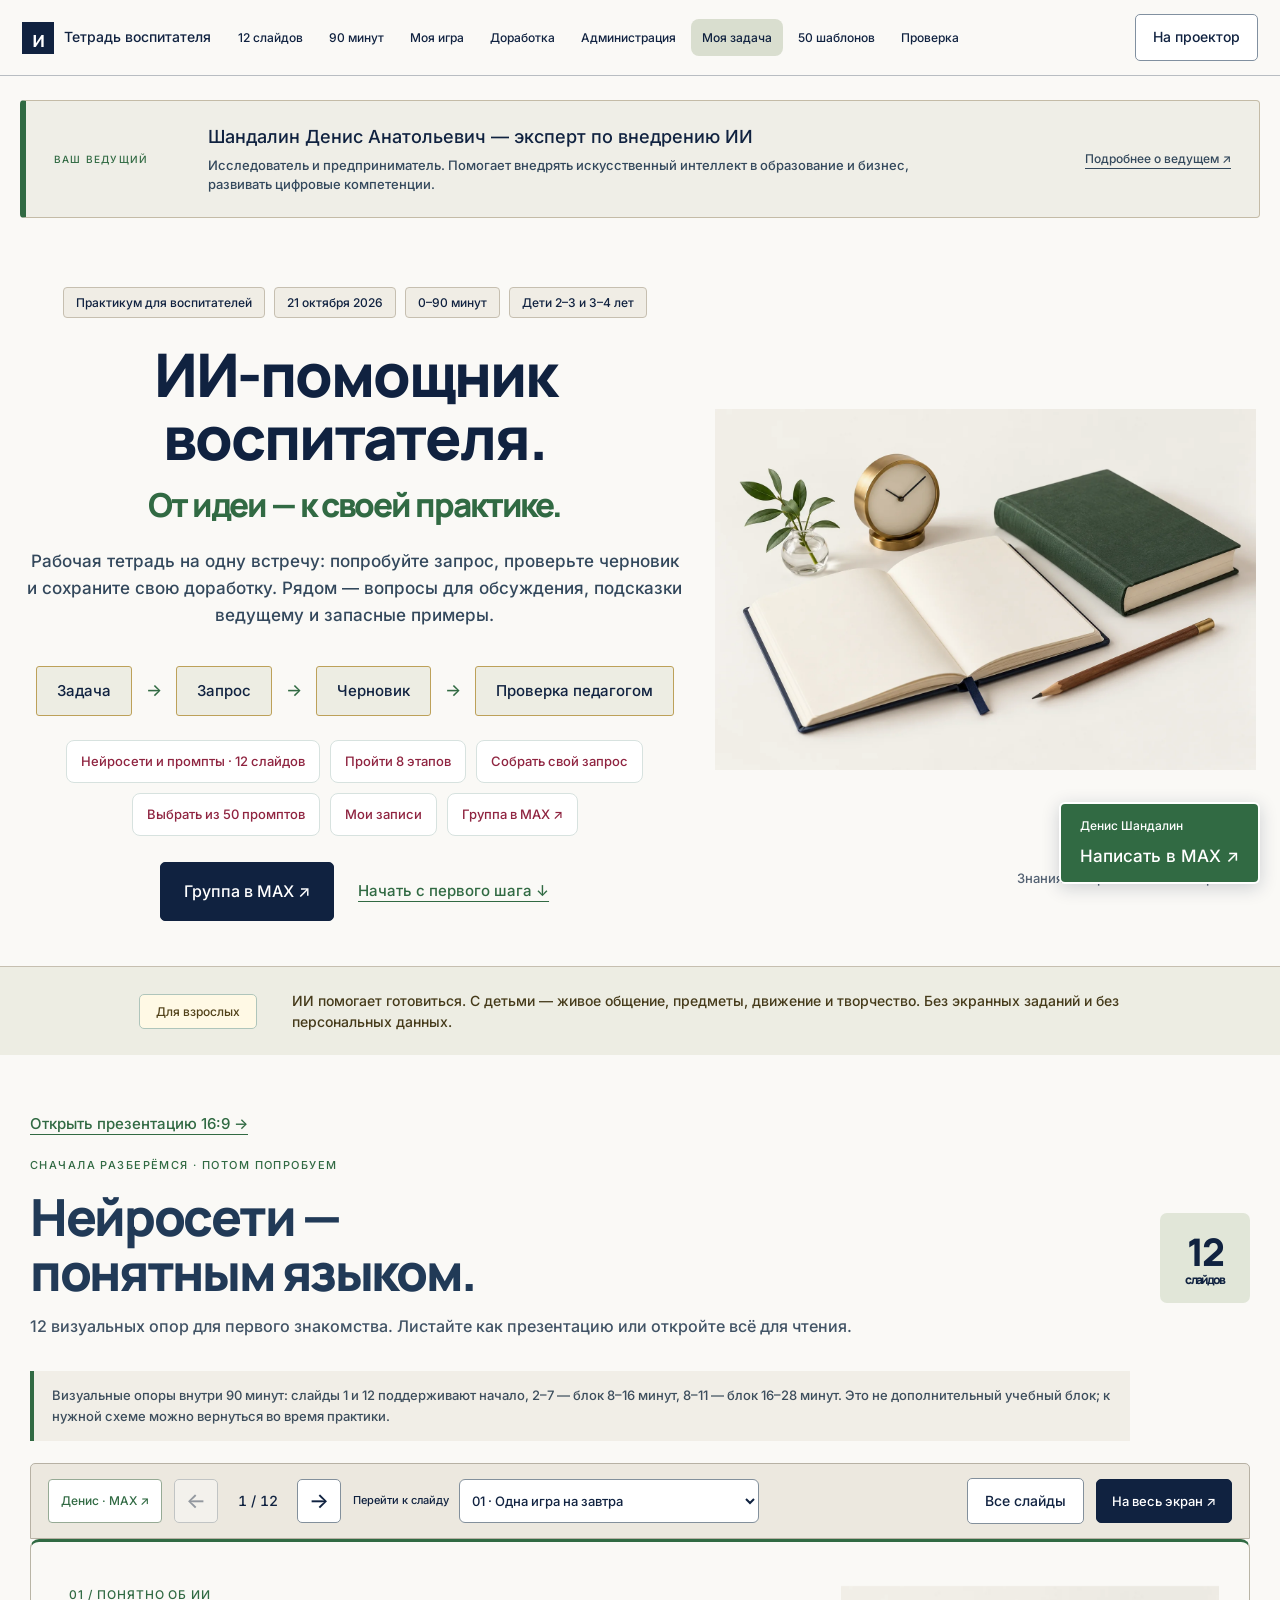
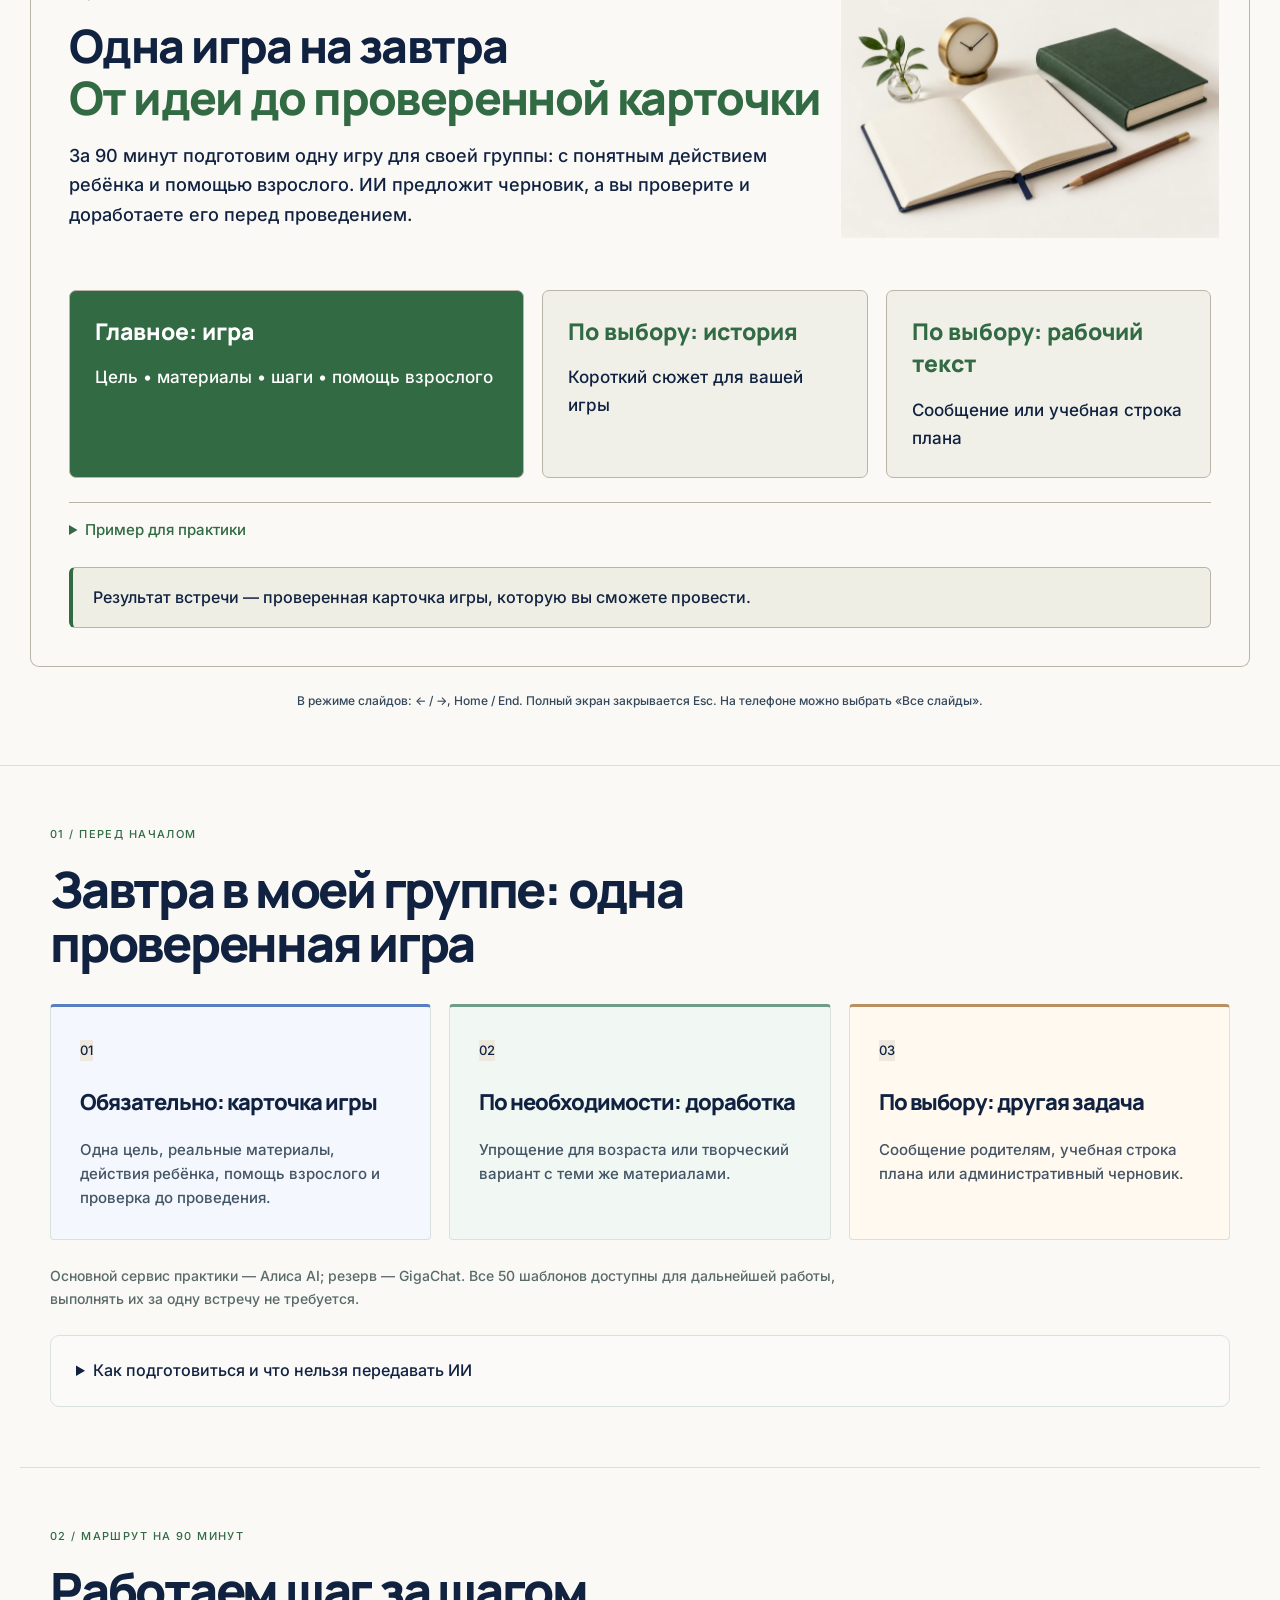
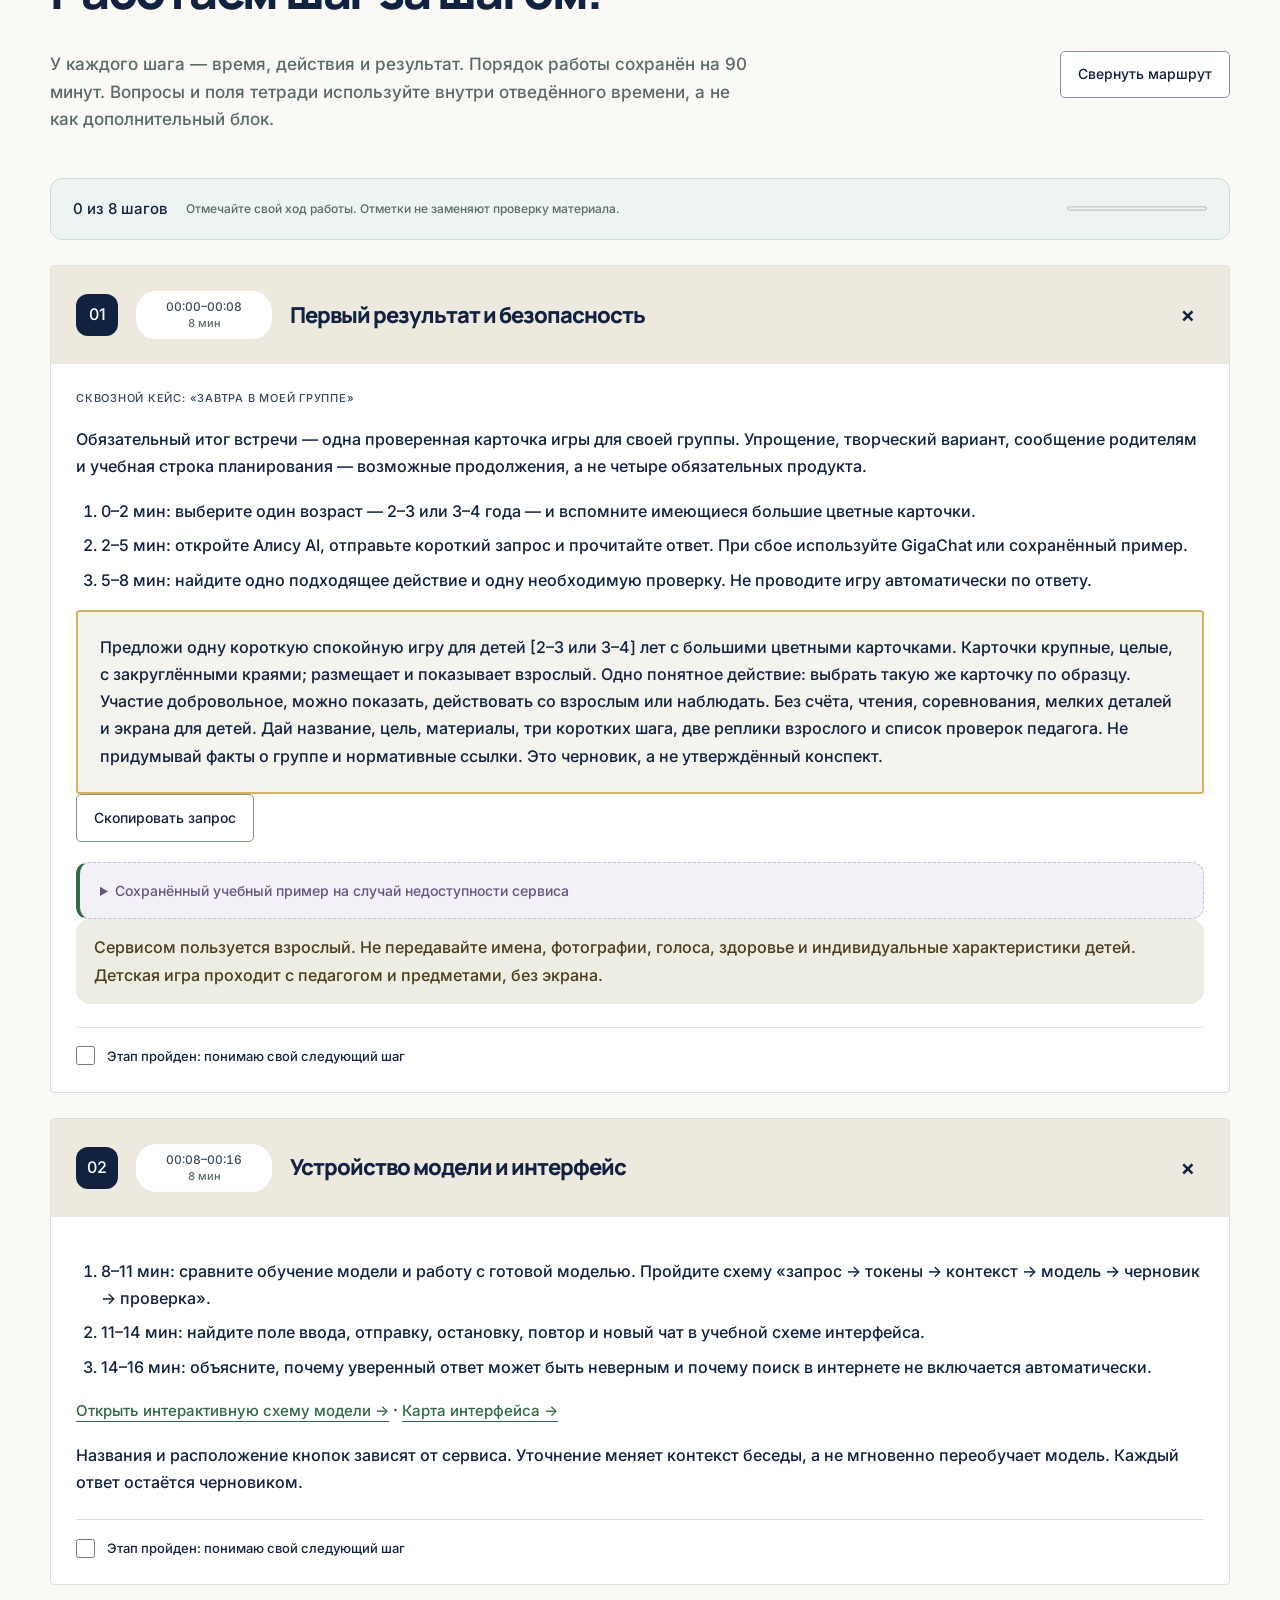
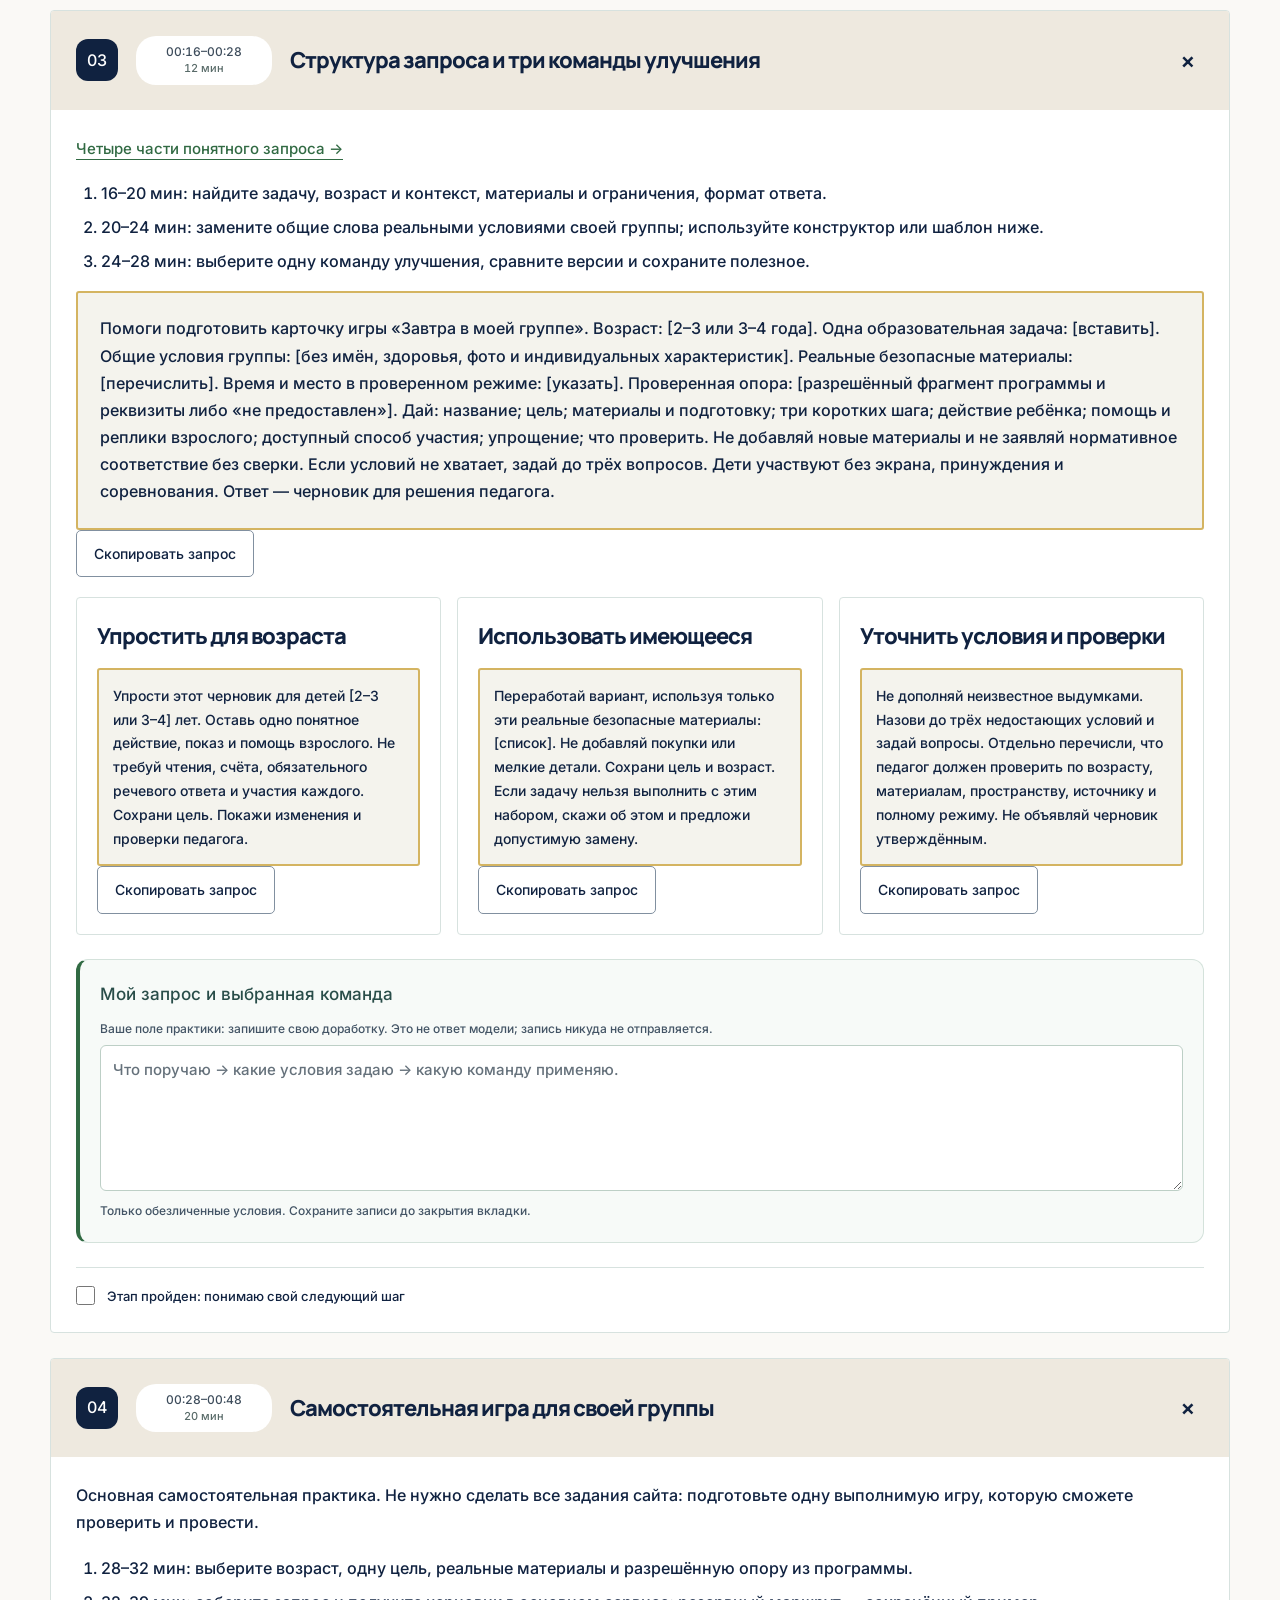
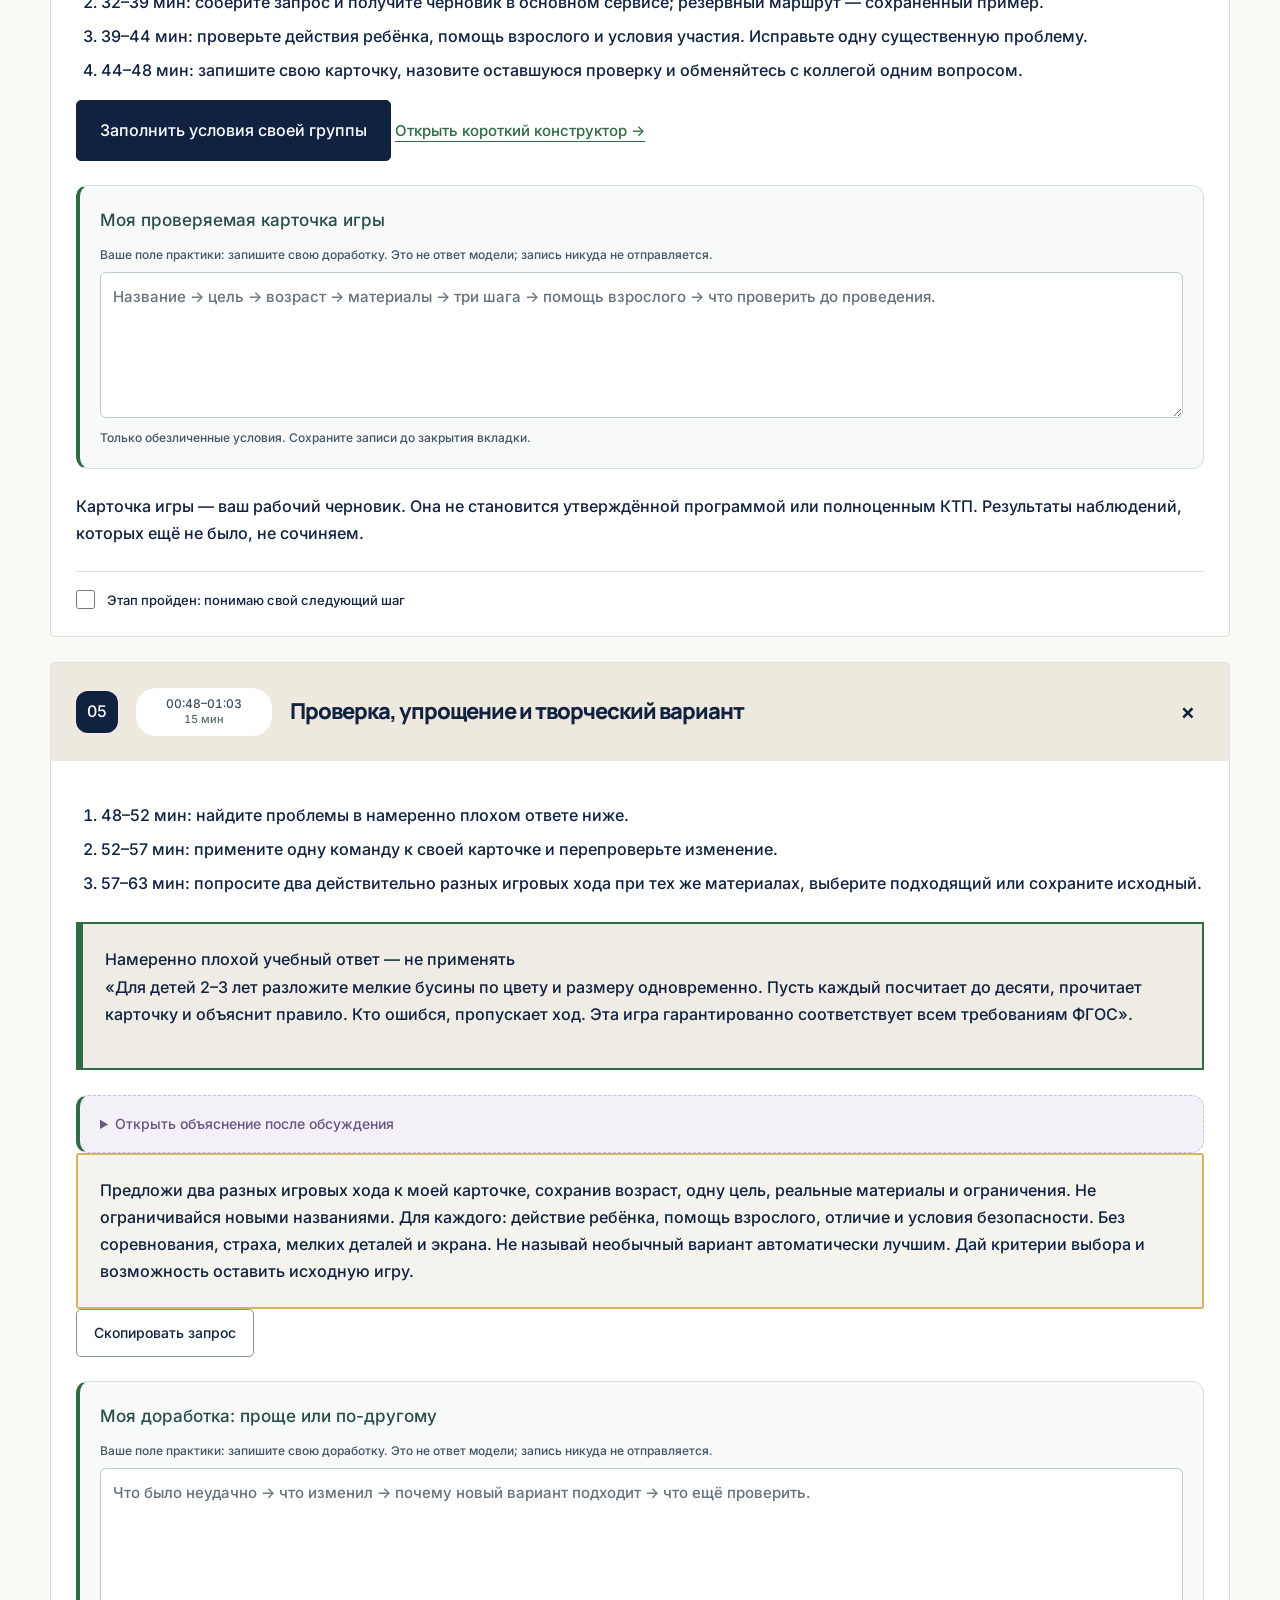
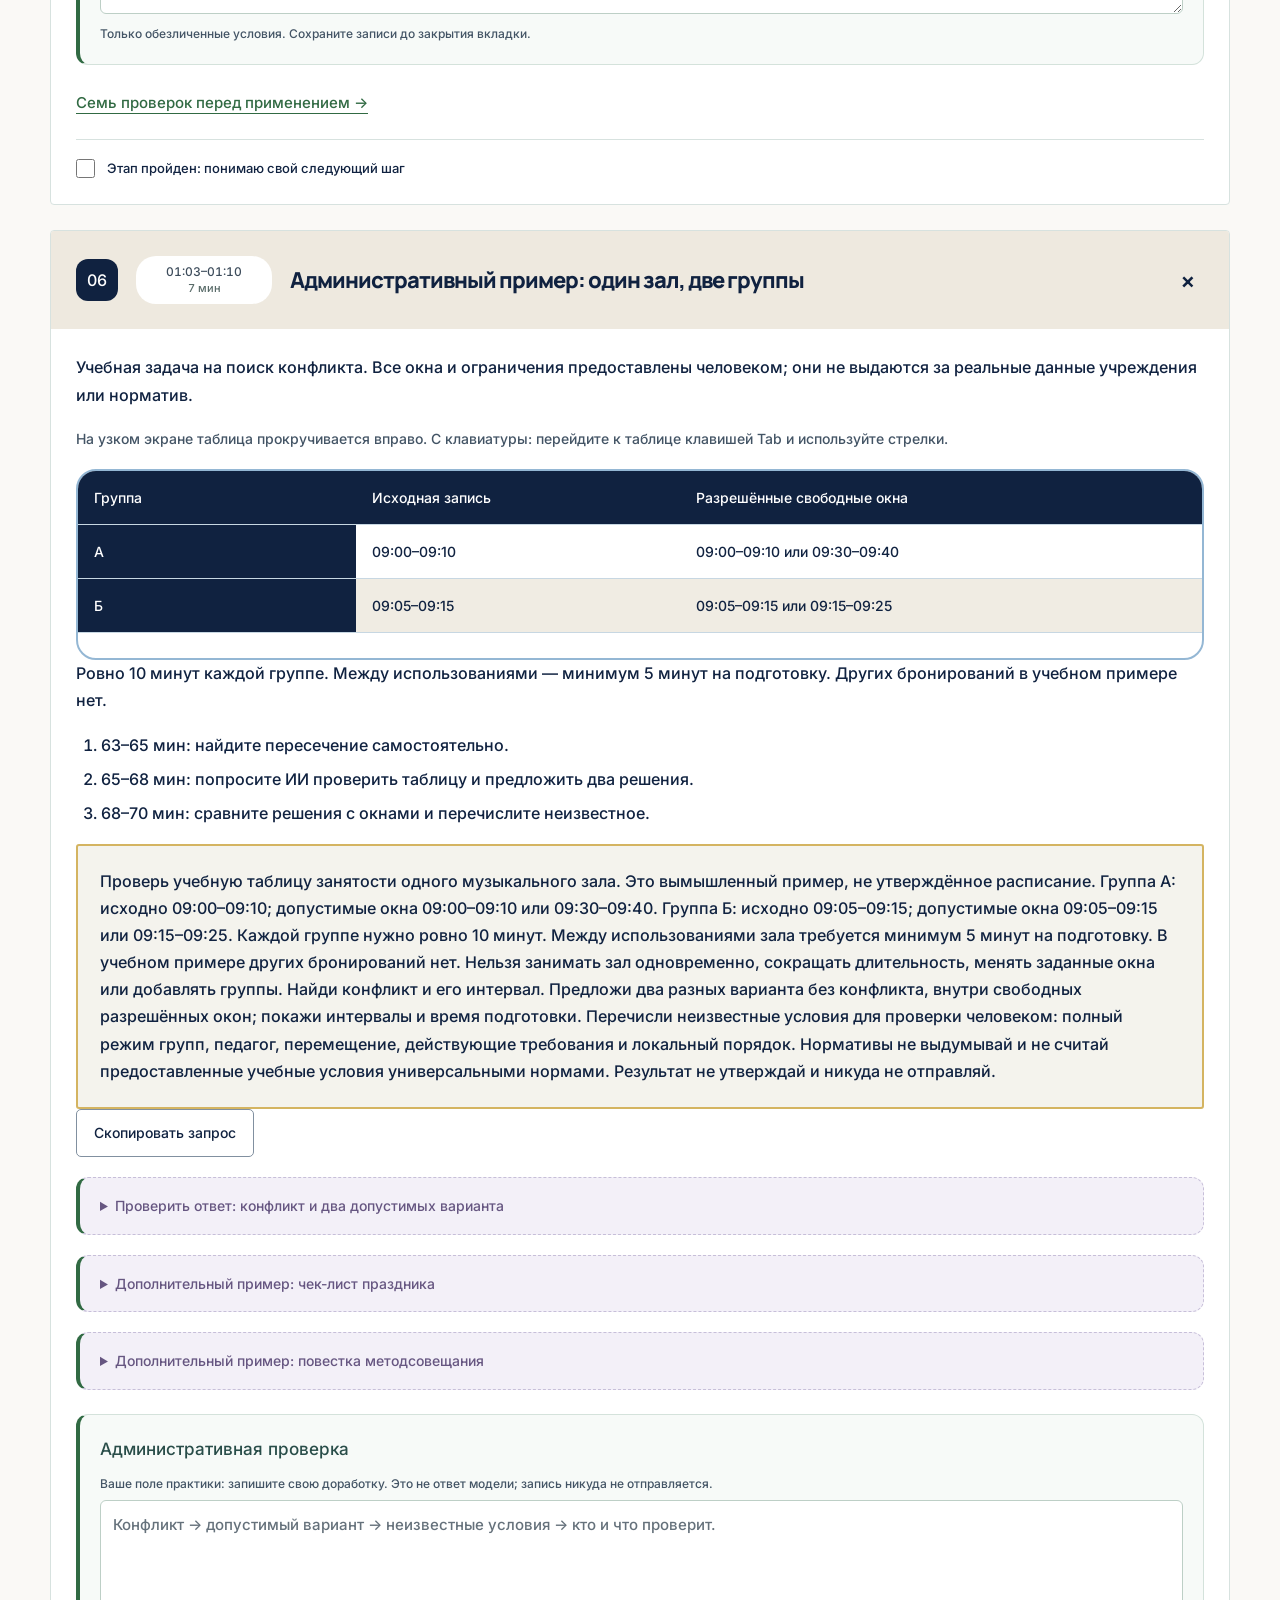
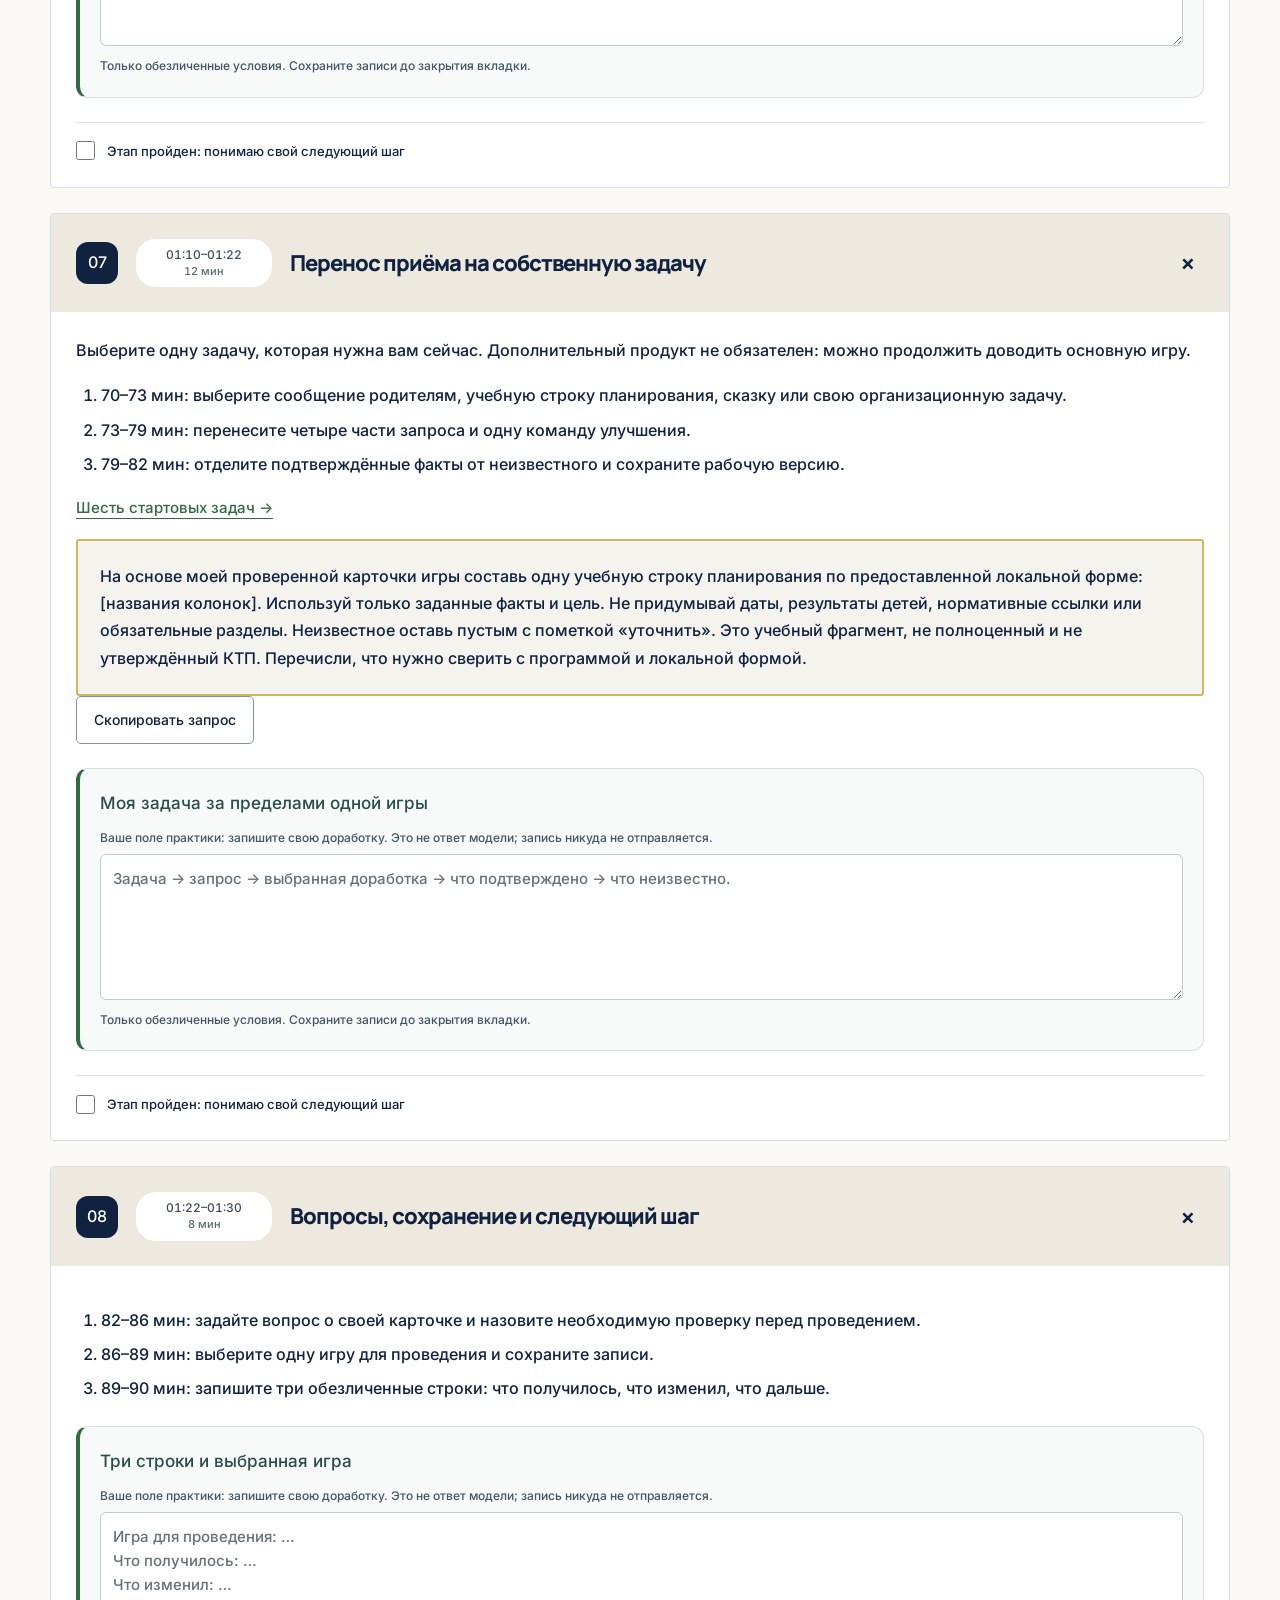
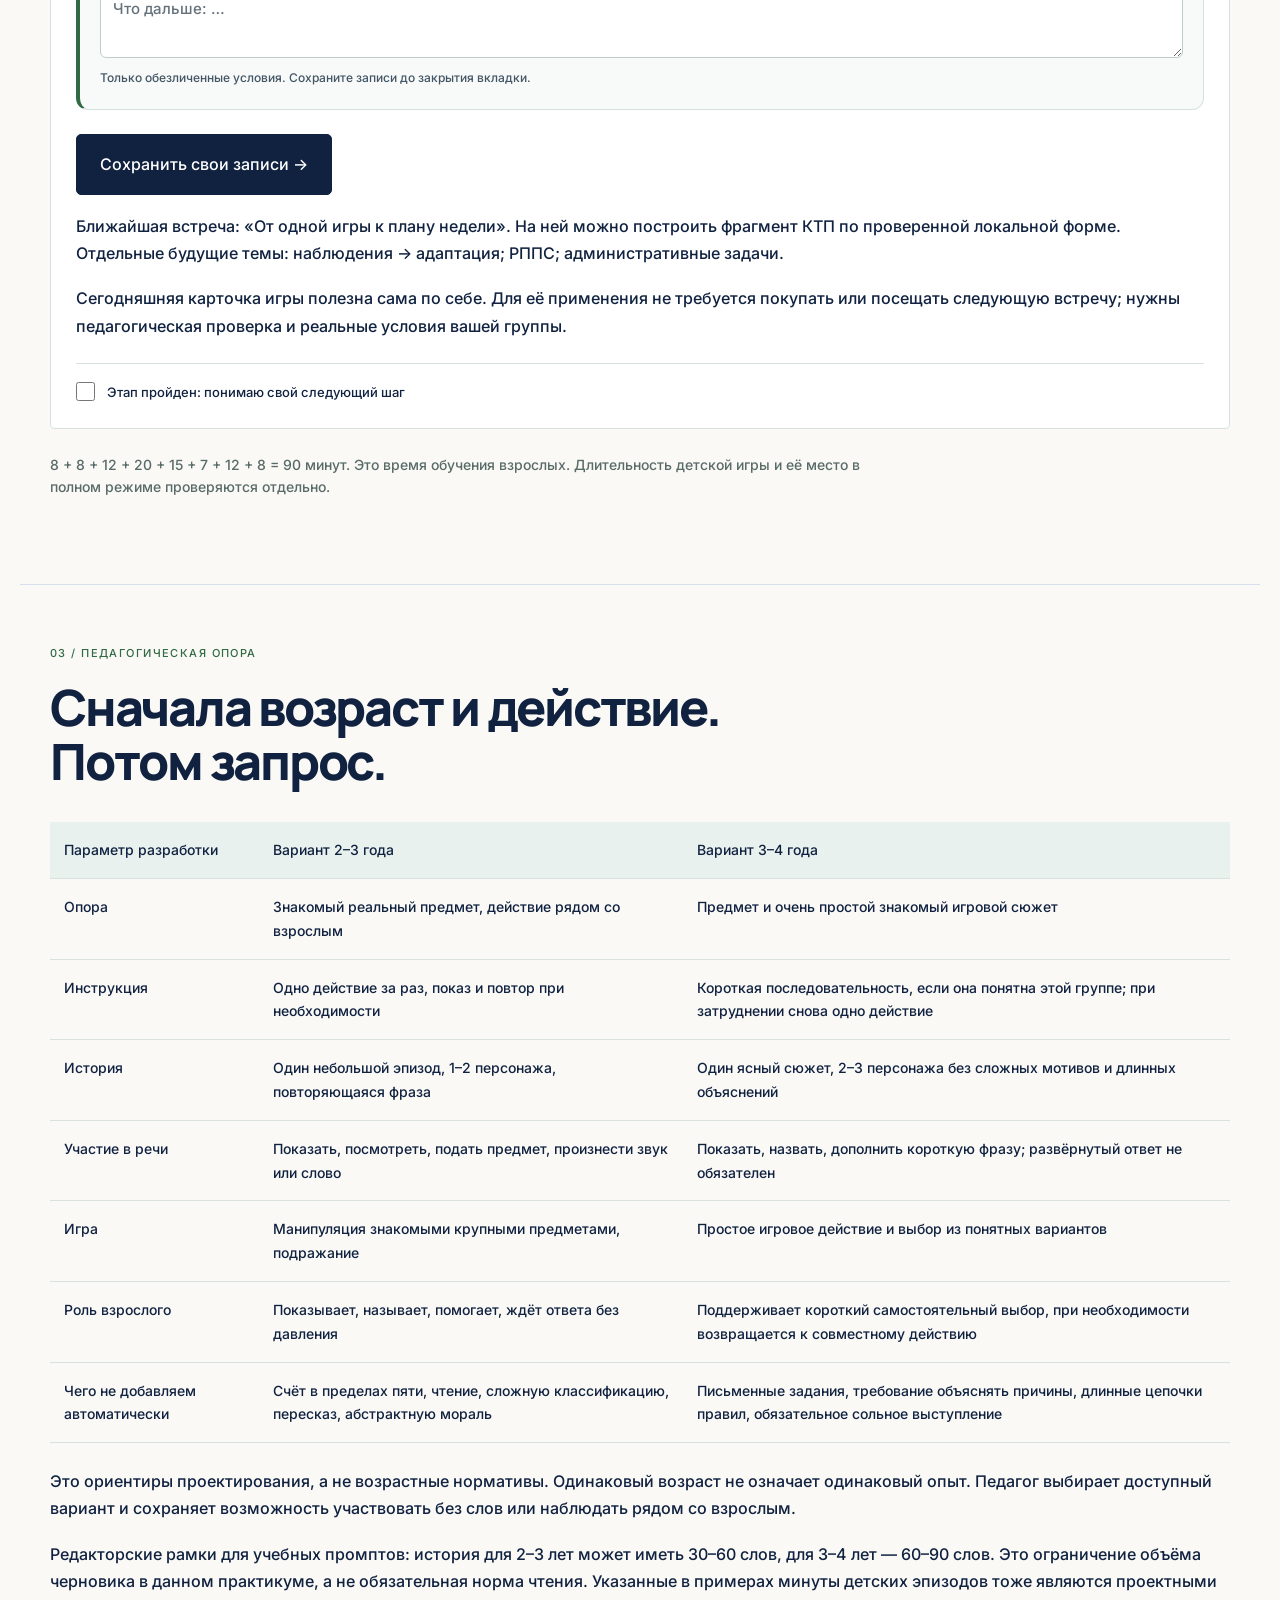
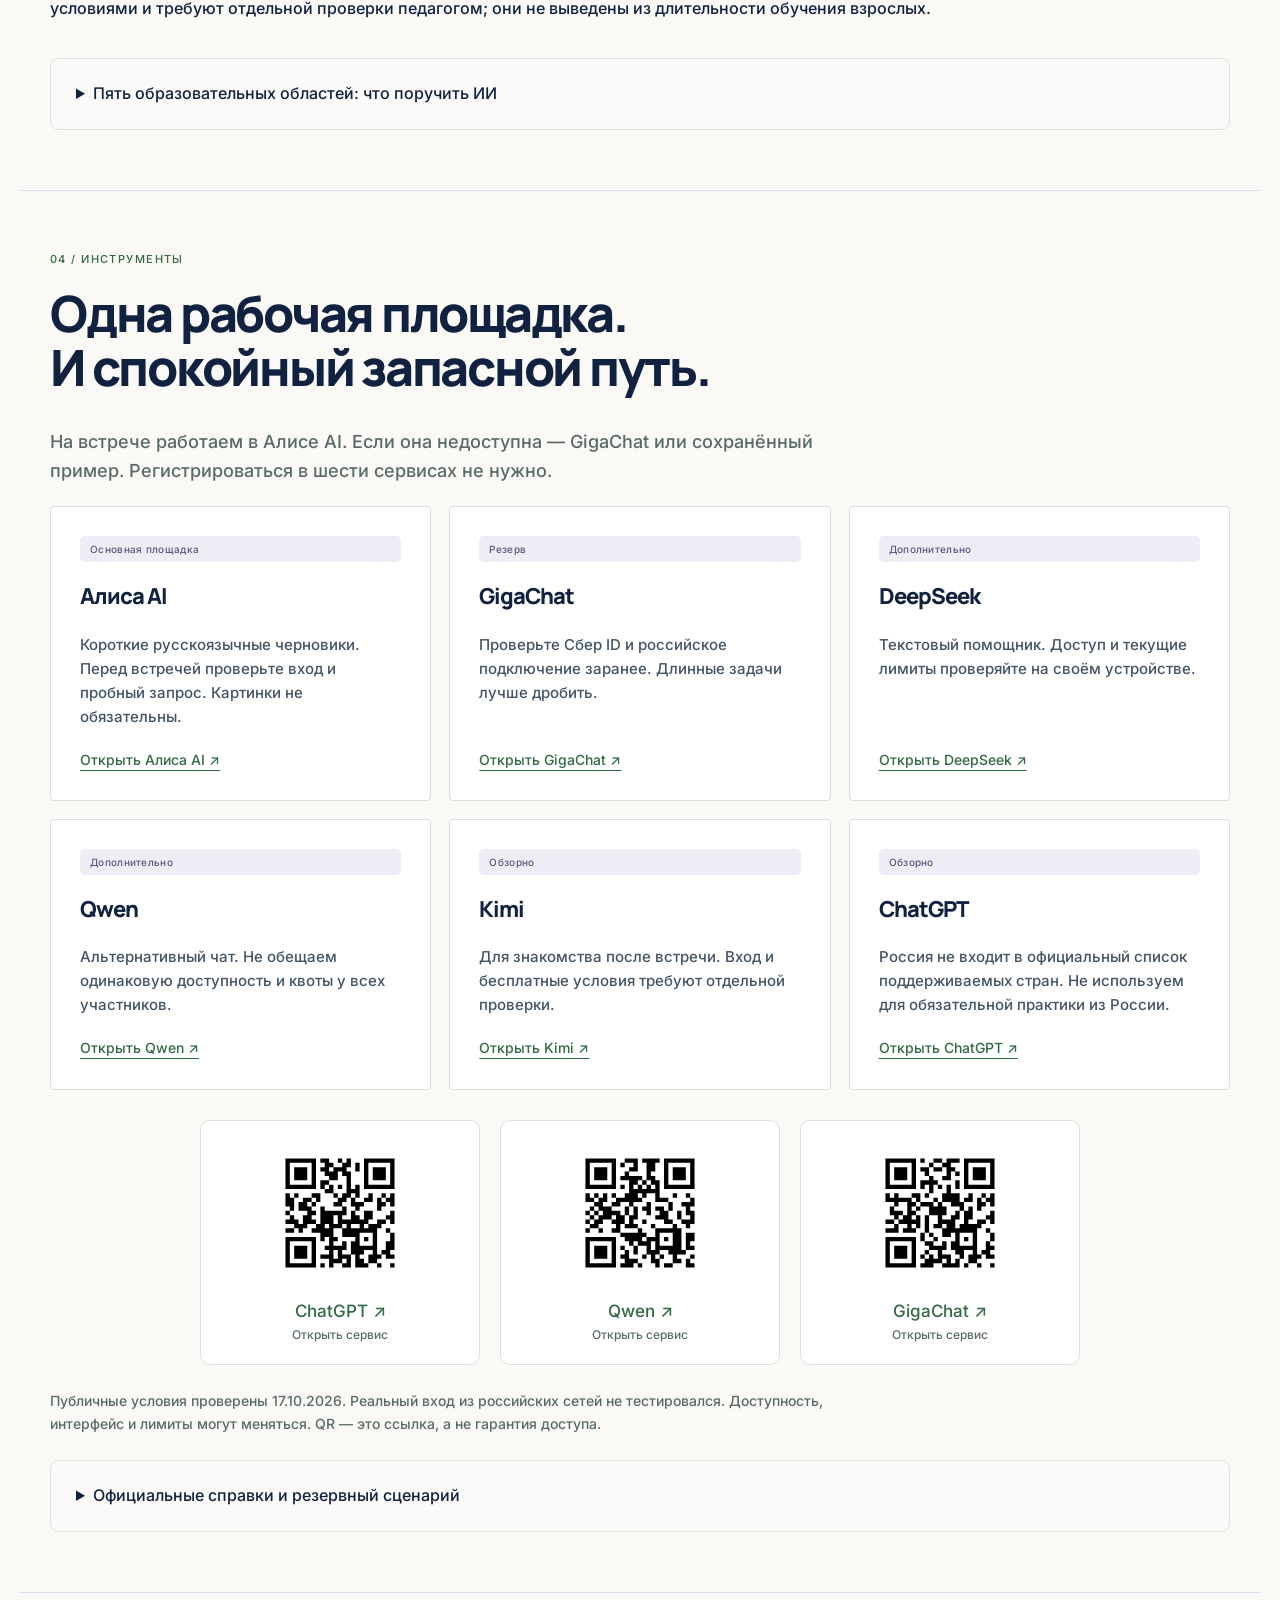
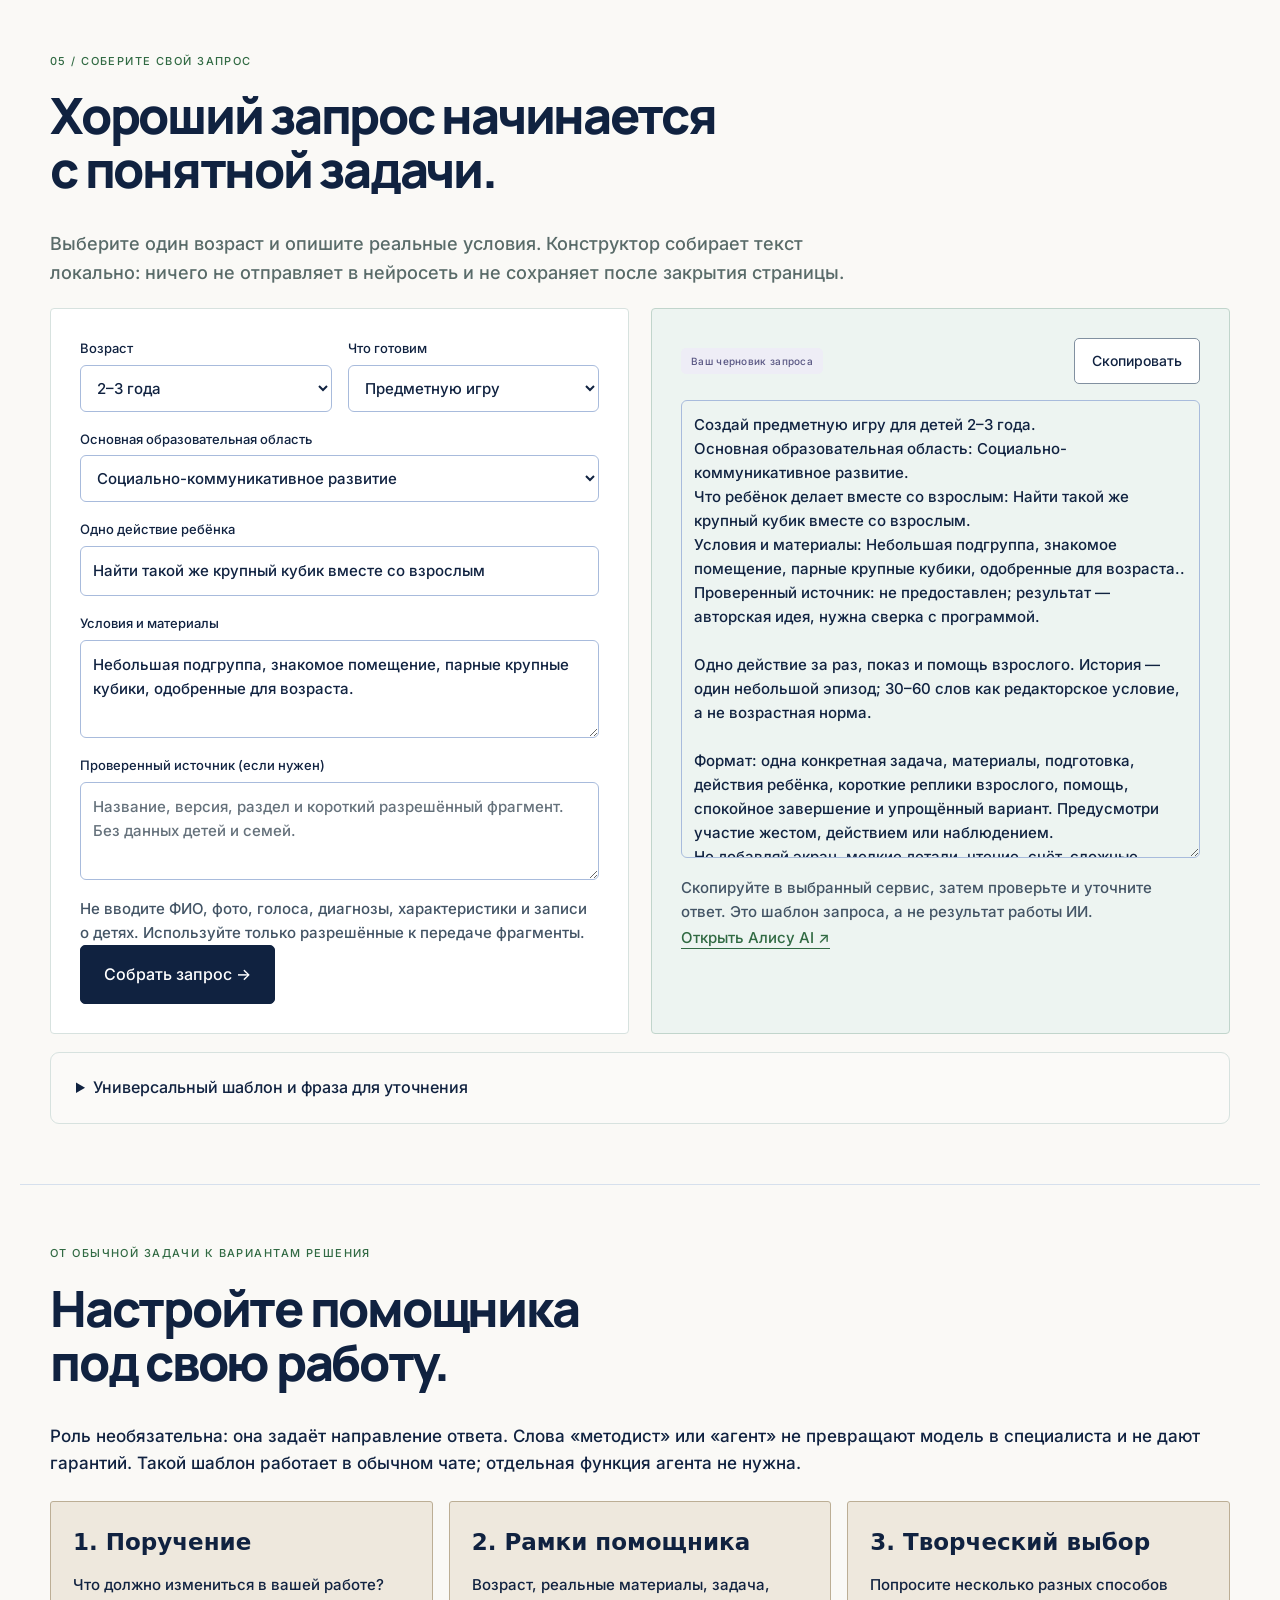
<file: index.html>
<!doctype html><html lang="ru"><head><meta charset="UTF-8"><meta name="viewport" content="width=device-width,initial-scale=1"><meta name="theme-color" content="#1764bd"><meta name="description" content="90-минутный практикум для воспитателей: ИИ для подготовки материалов детям 2–3 и 3–4 лет. 50 промптов, конструктор, примеры и проверка педагогом."><title>Рабочая тетрадь · ИИ-помощник воспитателя · 90 минут</title><link rel="icon" href="assets/favicon.svg" type="image/svg+xml"><link rel="stylesheet" href="styles.css"><link rel="stylesheet" href="intro-slides.css"><link rel="stylesheet" href="educator-lab.css"><link rel="stylesheet" href="editorial.css"><script src="app.js" defer></script><script src="intro-slides.js" defer></script><script src="educator-lab.js" defer></script><script src="role-helper.js" defer></script><script src="architecture.js" defer></script></head><body><a class="skip" href="#main">К содержанию</a><header class="topbar"><a class="brand" href="#"><span class="brand-icon">и</span> Тетрадь воспитателя</a><nav aria-label="Основная навигация"><a href="#intro-slides">12 слайдов</a><a href="#route">90 минут</a><a href="#step-3">Моя игра</a><a href="#step-4">Доработка</a><a href="#step-5">Администрация</a><a href="#step-6">Моя задача</a><a href="#library">50 шаблонов</a><a href="#check">Проверка</a></nav><button id="projector" class="quiet" aria-pressed="false">На проектор</button></header><main id="main"><section class="intro"><div class="intro-label">ВАШ ВЕДУЩИЙ</div><div><strong>Шандалин Денис Анатольевич — эксперт по внедрению ИИ</strong><p>Исследователь и предприниматель. Помогает внедрять искусственный интеллект в образование и бизнес, развивать цифровые компетенции.</p></div><a href="https://smit1980.github.io/vizitkaSD/" target="_blank" rel="noopener noreferrer">Подробнее о ведущем ↗</a></section><section class="hero workbook-hero"><div class="hero-copy"><div class="workbook-badges"><span>Практикум для воспитателей</span><span>21 октября 2026</span><span>0–90 минут</span><span>Дети 2–3 и 3–4 лет</span></div><h1><span class="title-blue">ИИ-помощник</span><br><span class="title-purple">воспитателя.</span><br><em><span>От идеи</span> — <span>к своей практике.</span></em></h1><p class="hero-lead">Рабочая тетрадь на одну встречу: попробуйте запрос, проверьте черновик и сохраните свою доработку. Рядом — вопросы для обсуждения, подсказки ведущему и запасные примеры.</p><div class="workbook-formula"><span>Задача</span><b>→</b><span>Запрос</span><b>→</b><span>Черновик</span><b>→</b><span>Проверка педагогом</span></div><nav class="workbook-contents" aria-label="Быстрый старт"><a href="#intro-slides">Нейросети и промпты · 12 слайдов</a><a href="#route">Пройти 8 этапов</a><a href="#builder">Собрать свой запрос</a><a href="#library">Выбрать из 50 промптов</a><a href="#notes-summary">Мои записи</a><a href="#community">Группа в MAX ↗</a></nav><div class="hero-actions"><a class="button" href="https://max.ru/join/WWR_dfNXSUyW-a0xuiRjyf4OByF07DYHxrFYOJDwZ8M" target="_blank" rel="noopener noreferrer">Группа в MAX ↗</a><a class="text-link" href="#step-0">Начать с первого шага ↓</a></div></div><figure class="festive-hero-art"><img src="assets/academic-v5/slide-01.webp" alt="Книга и часы в спокойной рабочей композиции: идеи помогают освободить время"><figcaption>Знания • творчество • ваша практика</figcaption></figure></section><div class="safety-strip"><span>Для взрослых</span><p>ИИ помогает готовиться. С детьми — живое общение, предметы, движение и творчество. Без экранных заданий и без персональных данных.</p></div><section id="intro-slides" class="section intro-deck" aria-label="12 вводных слайдов о нейросетях и промптах">
<p><a class="text-link" href="presentation.html">Открыть презентацию 16:9 →</a></p><div class="intro-deck-heading"><div><span class="eyebrow">СНАЧАЛА РАЗБЕРЁМСЯ · ПОТОМ ПОПРОБУЕМ</span><h2><span class="title-blue">Нейросети</span> —<br><span class="title-purple">понятным</span> <span class="title-green">языком.</span></h2><p>12 визуальных опор для первого знакомства. Листайте как презентацию или откройте всё для чтения.</p></div><span class="intro-deck-stamp">12<br><small>слайдов</small></span></div>
<p class="intro-timing">Визуальные опоры внутри 90 минут: слайды 1 и 12 поддерживают начало, 2–7 — блок 8–16 минут, 8–11 — блок 16–28 минут. Это не дополнительный учебный блок; к нужной схеме можно вернуться во время практики.</p>
<div class="intro-toolbar"><a class="presenter-mini-contact" href="https://max.ru/u/f9LHodD0cOKmKhEZQxp7q5VAn-9irEir1c-US0aajUpvyuu728qwkqh1Ca4" target="_blank" rel="noopener noreferrer">Денис · MAX ↗</a><div class="intro-pager"><button type="button" class="quiet" id="intro-prev" aria-label="Предыдущий вводный слайд">←</button><span id="intro-count" aria-live="polite">1 / 12</span><button type="button" class="quiet" id="intro-next" aria-label="Следующий вводный слайд">→</button></div><label class="intro-select-label">Перейти к слайду<select id="intro-select" aria-label="Выбрать вводный слайд"><option value="0">01 · Одна игра на завтра</option><option value="1">02 · Модель и чат — разные вещи</option><option value="2">03 · Обучение и ответ — два процесса</option><option value="3">04 · Ответ создаётся по частям</option><option value="4">05 · Уверенный ответ может ошибаться</option><option value="5">06 · Четыре места в окне чата</option><option value="6">07 · Продолжайте и уточняйте беседу</option><option value="7">08 · Промпт — понятное задание</option><option value="8">09 · Соберём запрос из четырёх частей</option><option value="9">10 · Заменяйте общие слова условиями</option><option value="10">11 · Исправляйте понятную проблему</option><option value="11">12 · Без данных детей</option></select></label><button type="button" class="quiet" id="intro-read" aria-pressed="false">Все слайды</button><button type="button" class="button" id="intro-screen" aria-pressed="false">На весь экран ↗</button></div>
<div class="intro-slides">
<article class="intro-slide intro-sage" id="intro-1" data-title="Одна игра на завтра" tabindex="-1"><img class="editorial-slide-art" src="assets/academic-v5/slide-01.webp" alt="" aria-hidden="true" loading="lazy"><header><span class="intro-slide-tag">01 / ПОНЯТНО ОБ ИИ</span><h3>Одна игра на завтра<br><em>От идеи до проверенной карточки</em></h3><p class="intro-slide-lead">За 90 минут подготовим одну игру для своей группы: с понятным действием ребёнка и помощью взрослого. ИИ предложит черновик, а вы проверите и доработаете его перед проведением.</p></header><div class="v5-grid" data-layout="optional-results"><div class="v5-node"><strong>Главное: игра</strong><p>Цель • материалы • шаги • помощь взрослого</p></div><div class="v5-node"><strong>По выбору: история</strong><p>Короткий сюжет для вашей игры</p></div><div class="v5-node"><strong>По выбору: рабочий текст</strong><p>Сообщение или учебная строка плана</p></div></div><details class="v5-example"><summary>Пример для практики</summary><p>Выберите один возраст: 2–3 или 3–4 года.</p></details><div class="intro-takeaway">Результат встречи — проверенная карточка игры, которую вы сможете провести.</div></article><article class="intro-slide intro-sage" id="intro-2" data-title="Модель и чат — разные вещи" tabindex="-1"><img class="editorial-slide-art" src="assets/academic-v5/slide-02.webp" alt="" aria-hidden="true" loading="lazy"><header><span class="intro-slide-tag">02 / ПОНЯТНО ОБ ИИ</span><h3>Модель и чат — разные вещи<br><em>Разберём три слова</em></h3><p class="intro-slide-lead">Искусственный интеллект — общее название разных технологий. LLM, большая языковая модель, работает с языком; чат-сервис даёт нам окно для общения с ней и доступные инструменты.</p></header><div class="v5-taxonomy"><div class="v5-universe"><strong>ИИ</strong><p>Разные задачи: язык, изображения, звук</p><div class="v5-language">Модели для языка<div class="v5-core"><strong>LLM</strong><p>Большая языковая модель: создаёт и обрабатывает текст</p></div></div></div><span class="v5-arrow" aria-hidden="true">→</span><div class="v5-node"><strong>Чат-сервис</strong><p>Переписка + модель + доступные инструменты</p></div></div><details class="v5-example"><summary>Пример для практики</summary><p>Мы вводим задание в чат, а текст ответа создаёт модель.</p></details><div class="intro-takeaway">Возможности чата зависят от сервиса и подключённых инструментов.</div></article><article class="intro-slide intro-sage" id="intro-3" data-title="Обучение и ответ — два процесса" tabindex="-1"><img class="editorial-slide-art" src="assets/academic-v5/slide-03.webp" alt="" aria-hidden="true" loading="lazy"><header><span class="intro-slide-tag">03 / ПОНЯТНО ОБ ИИ</span><h3>Обучение и ответ — два процесса<br><em>Уточнение в чате добавляет условия</em></h3><p class="intro-slide-lead">Во время обучения модель настраивают на примерах данных, чтобы она усваивала закономерности. Во время беседы она использует уже обученные параметры и доступный текст разговора, чтобы построить ответ.</p></header><div class="v5-lanes"><div class="v5-lane"><strong>Обучение</strong><div class="v5-flow"><span>Примеры данных</span><b aria-hidden="true">→</b><span>настройка параметров</span><b aria-hidden="true">→</b><span>обученная модель</span></div></div><div class="v5-lane"><strong>Ответ в чате</strong><div class="v5-flow"><span>Запрос + контекст</span><b aria-hidden="true">→</b><span>создание текста</span><b aria-hidden="true">→</b><span>черновик</span></div></div></div><p class="academic-explainer"><strong>Что здесь означает контекст?</strong> Доступные модели сообщения и материалы для текущего ответа. Книги и картотека на иллюстрации — метафора; модель не является шкафом с проверенными фактами.</p><div class="educator-lab" id="architecture-lab"><h3>Как запрос проходит через языковую модель</h3><p>Учебная схема типичного генеративного LLM-чата. Она упрощает устройство модели и не показывает внутреннюю работу конкретного сервиса. Модель не человек; цветные элементы обозначают данные и вычисления.</p><div class="architecture-steps" role="group" aria-label="Этапы работы модели"><button type="button" data-arch-step="0" aria-pressed="true">1. Запрос</button><span class="arch-edge"><b aria-hidden="true">→</b><small>разбить текст</small></span><button type="button" data-arch-step="1" aria-pressed="false">2. Токены</button><span class="arch-edge"><b aria-hidden="true">→</b><small>собрать контекст</small></span><button type="button" data-arch-step="2" aria-pressed="false">3. Контекст</button><span class="arch-edge"><b aria-hidden="true">→</b><small>обработать связи</small></span><button type="button" data-arch-step="3" aria-pressed="false">4. Модель</button><span class="arch-edge"><b aria-hidden="true">→</b><small>продолжить текст</small></span><button type="button" data-arch-step="4" aria-pressed="false">5. Черновик</button><span class="arch-edge"><b aria-hidden="true">→</b><small>оценить пригодность</small></span><button type="button" data-arch-step="5" aria-pressed="false">6. Проверка</button></div><div class="architecture-detail" id="arch-detail" aria-live="polite"><button type="button" id="arch-close" class="quiet">Закрыть пояснение ×</button><p id="arch-relationships" class="small">Начало пути → Токены</p><h4 id="arch-title">1. Запрос: что поручаем</h4><p id="arch-explanation">Педагог задаёт задачу и условия. Например: придумать спокойную игру с крупным мячом. Чем яснее условия, тем легче проверить результат.</p><div id="arch-visual" class="architecture-visual">ЗАДАЧА + ВОЗРАСТ + МАТЕРИАЛЫ + ФОРМАТ</div></div><div class="architecture-demo"><label><input id="arch-context" type="checkbox"> Добавить возраст и реальные материалы</label><p><strong>Учебный запрос:</strong> <span id="arch-demo-prompt">Предложи игру.</span></p><div id="arch-demo-answer">Условия не заданы: возможный ответ будет слишком общим.</div><p class="small">Заранее подготовленные примеры, а не ответ действующей модели. Переключатель показывает, как условия меняют требования к черновику.</p></div><div class="lab-actions"><button class="quiet" id="arch-prev" type="button">← Назад</button><span id="arch-count">1 / 6</span><button class="button" id="arch-next" type="button">Следующий этап →</button></div><details class="tool-howto"><summary>Почему уточнение меняет ответ, но не обучает модель заново?</summary><p>В этой беседе уточнение добавляет контекст. Модель использует уже обученные параметры, чтобы продолжить текст с учётом доступных сообщений. Обучение параметров — отдельный процесс. Сервис может иметь собственные правила хранения и использования бесед, их нужно проверять отдельно.</p></details><p class="lab-note">Поиск в интернете и работа с файлами — отдельные инструменты сервиса. Модель не получает автоматически доступ к актуальным документам, вашей программе или всем прошлым чатам. Даже с поиском ссылки и выводы нужно проверять.</p></div><details class="v5-example"><summary>Пример для практики</summary><p>«Теперь упрости для 2–3 лет» — новое условие беседы, а не мгновенное переобучение.</p></details><div class="intro-takeaway">Хранение и использование переписки зависят от правил сервиса.</div></article><article class="intro-slide intro-sage" id="intro-4" data-title="Ответ создаётся по частям" tabindex="-1"><img class="editorial-slide-art" src="assets/academic-v5/slide-04.webp" alt="" aria-hidden="true" loading="lazy"><header><span class="intro-slide-tag">04 / ПОНЯТНО ОБ ИИ</span><h3>Ответ создаётся по частям<br><em>Получается черновик для проверки</em></h3><p class="intro-slide-lead">Модель последовательно выбирает следующие фрагменты текста с учётом запроса и контекста. Так может получиться связный ответ, но это ещё не подтверждение его правильности.</p></header><div class="v5-sequence"><div class="v5-node"><strong>Запрос</strong><p>Задача + условия</p></div><span class="v5-arrow" aria-hidden="true">→</span><div class="v5-node"><strong>Создание текста</strong><p>Следующий фрагмент → следующий…</p></div><span class="v5-arrow" aria-hidden="true">→</span><div class="v5-node"><strong>Черновик</strong><p>Идея, шаги, реплики</p></div><span class="v5-arrow" aria-hidden="true">→</span><div class="v5-node"><strong>Педагог</strong><p>Проверяет → уточняет → адаптирует</p></div></div><p class="academic-explainer">Фрагменты называют токенами: это не обязательно целые слова.</p><details class="v5-example"><summary>Пример для практики</summary><p>«Возьмите крупный мяч…» — начало текста, а не готовая гарантия безопасности игры.</p></details><div class="intro-takeaway">Поиск в интернете — отдельный инструмент; наличие чата не означает, что поиск использован.</div></article><article class="intro-slide intro-sage" id="intro-5" data-title="Уверенный ответ может ошибаться" tabindex="-1"><img class="editorial-slide-art" src="assets/academic-v5/slide-05.webp" alt="" aria-hidden="true" loading="lazy"><header><span class="intro-slide-tag">05 / ПОНЯТНО ОБ ИИ</span><h3>Уверенный ответ может ошибаться<br><em>Красивый текст тоже проверяем</em></h3><p class="intro-slide-lead">Модель может придумать ссылку, перепутать факт или предложить неподходящее действие. Выдуманные либо искажённые сведения, поданные как достоверные, называют «галлюцинациями».</p></header><div class="v5-grid v5-two"><div class="v5-node"><strong>Поручаем</strong><p>Идеи • упрощение текста • порядок шагов • варианты реплик</p></div><div class="v5-node"><strong>Проверяем</strong><p>Факты и ссылки • возраст • безопасность • утверждения «по ФГОС»</p></div></div><details class="v5-example"><summary>Пример для практики</summary><p>«Игра соответствует всем требованиям ФГОС» — утверждение, которое само по себе ничего не доказывает.</p></details><div class="intro-takeaway">Нормативную опору сверяют с первоисточником, а игру — с реальными условиями группы.</div></article><article class="intro-slide intro-sage" id="intro-6" data-title="Четыре места в окне чата" tabindex="-1"><img class="editorial-slide-art" src="assets/academic-v5/slide-06.webp" alt="" aria-hidden="true" loading="lazy"><header><span class="intro-slide-tag">06 / ПОНЯТНО ОБ ИИ</span><h3>Четыре места в окне чата<br><em>Найдите их в своём сервисе</em></h3><p class="intro-slide-lead">Для первого запроса достаточно найти новый чат, поле ввода, кнопку отправки и область ответа. На схеме показана общая логика: в вашем сервисе кнопки могут выглядеть иначе.</p></header><div class="intro-interface-layout"><div class="intro-chat-mock" aria-label="Схематичный интерфейс LLM-чата"><aside><button type="button" data-ui-part="new">1 · Новый чат ＋</button><span>История бесед</span><div class="mock-history">Идея игры</div><div class="mock-history">Короткая история</div></aside><div class="mock-main"><div class="mock-toolbar"><button type="button" data-ui-part="model">Модель / режим ▾</button></div><div class="mock-messages"><div class="mock-user">Предложи игру с крупным мячом для детей 2–3 лет.</div><button type="button" class="mock-answer" data-ui-part="answer"><b>4 · Ответ модели</b><span>Черновик: ребёнок вместе со взрослым кладёт мяч в корзину…</span><small>Проверить и адаптировать</small></button></div><div class="mock-compose"><button type="button" class="mock-input" data-ui-part="input">2 · Здесь вводят запрос<br><span>Задача, возраст, условия, формат…</span></button><div class="mock-compose-actions"><button type="button" data-ui-part="tools">＋ / инструменты</button><button type="button" class="mock-send" data-ui-part="send">3 · Отправить ↑</button></div></div></div></div><div class="intro-interface-key"><span class="intro-small-label">НАЖМИТЕ НА ОБЛАСТЬ СХЕМЫ</span><h4 id="intro-ui-title">2 · Поле ввода запроса</h4><p id="intro-ui-description" aria-live="polite">Сюда вводят задачу и условия. Перед отправкой проверьте текст и уберите персональные данные.</p><div class="intro-interface-note">Схема ничего не отправляет.<br>Все элементы — учебные пояснения.</div></div></div><div class="v5-grid v5-four"><div class="v5-node"><strong>1. Новый чат</strong><p>Начните отдельную задачу</p></div><div class="v5-node"><strong>2. Поле ввода</strong><p>Напишите задачу и условия</p></div><div class="v5-node"><strong>3. Отправить</strong><p>Запустите создание ответа</p></div><div class="v5-node"><strong>4. Ответ</strong><p>Прочитайте и проверьте черновик</p></div></div><p class="academic-explainer">Учебная схема, не скриншот конкретного сервиса.</p><details class="v5-example"><summary>Пример для практики</summary><p>Первое действие: найдите, куда вписать возраст группы и материалы.</p></details><div class="intro-takeaway">Выбор модели, файлы, голос и поиск доступны не во всех сервисах и режимах.</div></article><article class="intro-slide intro-sage" id="intro-7" data-title="Продолжайте и уточняйте беседу" tabindex="-1"><img class="editorial-slide-art" src="assets/academic-v5/slide-07.webp" alt="" aria-hidden="true" loading="lazy"><header><span class="intro-slide-tag">07 / ПОНЯТНО ОБ ИИ</span><h3>Продолжайте и уточняйте беседу<br><em>Для новой версии не всегда нужен новый чат</em></h3><p class="intro-slide-lead">Если вы дорабатываете ту же игру, напишите конкретное уточнение в этой беседе. Для отдельной задачи удобно открыть новый чат и снова указать нужные условия.</p></header><div class="v5-grid"><div class="v5-node"><strong>Ввести</strong><p>Опишите задачу</p></div><div class="v5-node"><strong>Отправить</strong><p>Получите черновик</p></div><div class="v5-node"><strong>Остановить</strong><p>Прервите создание ответа, если кнопка есть</p></div><div class="v5-node"><strong>Повторить</strong><p>Получите другой вариант, если функция есть</p></div><div class="v5-node"><strong>Новый чат</strong><p>Начните отдельную задачу</p></div></div><details class="v5-example"><summary>Пример для практики</summary><p>В той же беседе: «Сохрани цель игры. Сократи реплики взрослого».</p></details><div class="intro-takeaway">Повтор не гарантирует точности. Новый чат не означает удаления прежних данных.</div></article><article class="intro-slide intro-sage" id="intro-8" data-title="Промпт — понятное задание" tabindex="-1"><img class="editorial-slide-art" src="assets/academic-v5/slide-08.webp" alt="" aria-hidden="true" loading="lazy"><header><span class="intro-slide-tag">08 / ПОНЯТНО ОБ ИИ</span><h3>Промпт — понятное задание<br><em>Четыре опоры хорошего запроса</em></h3><p class="intro-slide-lead">Промпт — это запрос, в котором вы объясняете, что нужно получить и при каких условиях. Чем яснее задача, возраст, материалы и формат, тем легче проверить ответ.</p></header><div class="v5-grid v5-two"><div class="v5-node"><strong>1. Задача</strong><p>Что подготовить: игру, историю, сообщение?</p></div><div class="v5-node"><strong>2. Возраст и контекст</strong><p>Для кого, где и с какой помощью?</p></div><div class="v5-node"><strong>3. Материалы и границы</strong><p>Что есть и чего нужно избегать?</p></div><div class="v5-node"><strong>4. Формат</strong><p>Какие разделы нужны в ответе?</p></div></div><details class="v5-example"><summary>Пример для практики</summary><p>«Помоги воспитателю» задаёт роль в запросе, но не делает модель квалифицированным педагогом.</p></details><div class="intro-takeaway">Роль необязательна. Условия вашей группы и проверка важнее «волшебной» формулировки.</div></article><article class="intro-slide intro-sage" id="intro-9" data-title="Соберём запрос из четырёх частей" tabindex="-1"><img class="editorial-slide-art" src="assets/academic-v5/slide-09.webp" alt="" aria-hidden="true" loading="lazy"><header><span class="intro-slide-tag">09 / ПОНЯТНО ОБ ИИ</span><h3>Соберём запрос из четырёх частей<br><em>Пример для детей 3–4 лет</em></h3><p class="intro-slide-lead">Каждая строка отвечает на один вопрос из конструктора. Замените возраст, условия и материалы на свои, сохранив понятный формат результата.</p></header><div class="v5-prompt-lines"><div><strong>Задача</strong><p>Предложи спокойную совместную игру.</p></div><div><strong>Контекст</strong><p>Дети 3–4 лет, небольшая группа в комнате. Проводит воспитатель.</p></div><div><strong>Условия</strong><p>Один крупный мягкий мяч. Без соревнования. Можно действовать или наблюдать.</p></div><div><strong>Формат</strong><p>Название, цель, три шага, реплики взрослого, упрощение и проверки.</p></div></div><textarea id="intro-prompt-copy" hidden>Предложи спокойную совместную игру.
Дети 3–4 лет, небольшая группа в комнате. Проводит воспитатель.
Один крупный мягкий мяч. Без соревнования. Можно действовать или наблюдать.
Название, цель, три шага, реплики взрослого, упрощение и проверки.</textarea><button class="quiet" data-copy="intro-prompt-copy">Скопировать пример запроса</button><p class="academic-explainer">Материал для примера выбран заранее; его пригодность проверяет педагог.</p><details class="v5-example"><summary>Пример для практики</summary><p>Полный запрос можно составить, прочитав четыре строки подряд.</p></details><div class="intro-takeaway">Даже подробный запрос даёт черновик, который нужно проверить до игры.</div></article><article class="intro-slide intro-sage" id="intro-10" data-title="Заменяйте общие слова условиями" tabindex="-1"><img class="editorial-slide-art" src="assets/academic-v5/slide-10.webp" alt="" aria-hidden="true" loading="lazy"><header><span class="intro-slide-tag">10 / ПОНЯТНО ОБ ИИ</span><h3>Заменяйте общие слова условиями<br><em>Так результат легче оценить</em></h3><p class="intro-slide-lead">Слова «хорошая» и «интересная» не объясняют, какая игра нужна вашей группе. Укажите наблюдаемое действие, возраст и ограничения: тогда будет понятно, подходит ли ответ.</p></header><div class="v5-grid v5-two"><div class="v5-node"><strong>Общий запрос</strong><p>«Придумай интересную игру».</p></div><div class="v5-node"><strong>Конкретный запрос</strong><p>«Для детей 2–3 лет: прокатываем крупный мягкий мяч взрослому. Одно действие, без соревнования. Дай три шага».</p></div><div class="v5-node"><strong>Теперь можно проверить</strong><p>Возраст • действие • условия • формат</p></div></div><details class="v5-example"><summary>Пример для практики</summary><p>Если нужна опора на программу, добавьте разрешённый короткий фрагмент с реквизитами источника.</p></details><div class="intro-takeaway">Длина запроса не заменяет ясности. Фраза «по ФГОС» не заменяет сверки с источником.</div></article><article class="intro-slide intro-sage" id="intro-11" data-title="Исправляйте понятную проблему" tabindex="-1"><img class="editorial-slide-art" src="assets/academic-v5/slide-11.webp" alt="" aria-hidden="true" loading="lazy"><header><span class="intro-slide-tag">11 / ПОНЯТНО ОБ ИИ</span><h3>Исправляйте понятную проблему<br><em>Удачную часть можно сохранить</em></h3><p class="intro-slide-lead">Первый ответ не обязан стать итоговым вариантом. Назовите, что сохранить и что изменить, затем сравните новую версию с вашей задачей.</p></header><div class="v5-sequence"><div class="v5-node"><strong>Заметили</strong><p>Взрослому предлагают дать три инструкции сразу.</p></div><span class="v5-arrow" aria-hidden="true">→</span><div class="v5-node"><strong>Уточнили</strong><p>«Сохрани мяч и корзину. Оставь одно действие за раз и короткую реплику».</p></div><span class="v5-arrow" aria-hidden="true">→</span><div class="v5-node"><strong>Проверили</strong><p>Сохранилась ли цель? Понятно ли действие? Есть ли помощь взрослого?</p></div></div><details class="v5-example"><summary>Пример для практики</summary><p>Уточнение: «Покажи новую версию целиком, чтобы её было удобно использовать».</p></details><div class="intro-takeaway">Самопроверка модели может помочь, но не заменяет проверку педагога.</div></article><article class="intro-slide intro-sage" id="intro-12" data-title="Без данных детей" tabindex="-1"><img class="editorial-slide-art" src="assets/academic-v5/slide-12.webp" alt="" aria-hidden="true" loading="lazy"><header><span class="intro-slide-tag">12 / ПОНЯТНО ОБ ИИ</span><h3>Без данных детей<br><em>С проверкой педагога</em></h3><p class="intro-slide-lead">Для подготовки опишите общие условия: возраст, количество участников, помещение и материалы. Не передавайте имена, фото, голоса, сведения о здоровье и индивидуальные записи о детях.</p></header><div class="v5-sequence"><div class="v5-node"><strong>До отправки</strong><p>Уберите личные сведения о детях и семьях</p></div><span class="v5-arrow" aria-hidden="true">→</span><div class="v5-node"><strong>После ответа</strong><p>Проверьте возраст, цель, предметы, факты и организацию</p></div><span class="v5-arrow" aria-hidden="true">→</span><div class="v5-node"><strong>С детьми</strong><p>Ведите живую игру и помогайте по ситуации</p></div></div><p class="academic-explainer">Сервисом пользуется взрослый; детская игра проходит с предметами и педагогом, без экрана.</p><details class="v5-example"><summary>Пример для практики</summary><p>Первый запрос: выберите возраст, назовите одно действие и реальные материалы.</p></details><div class="intro-first-task"><b>ПЕРВОЕ УПРАЖНЕНИЕ</b><p>Выберите возраст и реальные материалы. Сформулируйте одно понятное действие ребёнка с помощью взрослого.</p><a class="button" href="#step-0">К первому результату →</a></div><div class="intro-takeaway">Перед проведением решение о пригодности игры принимает педагог.</div></article>
</div><p class="intro-keyboard-hint">В режиме слайдов: ← / →, Home / End. Полный экран закрывается Esc. На телефоне можно выбрать «Все слайды».</p>
</section>
<section id="start" class="section "><div class="section-head"><span class="eyebrow">01 / ПЕРЕД НАЧАЛОМ</span><h2>Завтра в моей группе: одна проверенная игра</h2></div><div class="outcome-grid"><article class="card"><span class="card-no">01</span><h3>Обязательно: карточка игры</h3><p>Одна цель, реальные материалы, действия ребёнка, помощь взрослого и проверка до проведения.</p></article><article class="card"><span class="card-no">02</span><h3>По необходимости: доработка</h3><p>Упрощение для возраста или творческий вариант с теми же материалами.</p></article><article class="card"><span class="card-no">03</span><h3>По выбору: другая задача</h3><p>Сообщение родителям, учебная строка плана или административный черновик.</p></article></div><p class="section-note">Основной сервис практики — Алиса AI; резерв — GigaChat. Все 50 шаблонов доступны для дальнейшей работы, выполнять их за одну встречу не требуется.</p><details class="wide-details"><summary>Как подготовиться и что нельзя передавать ИИ</summary><div class="prose"><p>Участнику понадобятся устройство для встречи и текстового сервиса, обезличенная задача и, по возможности, небольшой проверенный фрагмент своей программы или локального плана. Удобно открыть две вкладки: встреча и Алиса AI. Вход проверяют заранее; при сбое используют GigaChat либо сохранённый ответ ведущего.</p>
<p>Для работы с программой достаточно самостоятельно выбранного небольшого фрагмента: цель или задача для нужного возраста, соответствующий раздел и реквизиты источника. Не нужно загружать всю программу организации, персональные приложения, таблицы наблюдений, списки детей или документы с ограниченным доступом. Использовать можно только материал, который педагог вправе передавать выбранному сервису.</p>
<p>Не вводить имена, фотографии, голоса, даты рождения, диагнозы, характеристики и индивидуальные записи о детях и семьях. Условия описывать обобщённо: возраст, количество участников, помещение, доступные материалы.</p>
<p>Ведущий заранее проверяет вход и один короткий запрос в основном сервисе и резерве; готовит сохранённые ответы для трёх практик, пример с ошибками и короткий разрешённый к использованию источник. Проверку действующих документов и местных условий проводит по первоисточникам, а не через ответ модели.</p>
<p>Техническое подключение за 10 минут до начала возможно, но обязательное обучение полностью укладывается в 90 минут.</p></div></details></section><section id="route" class="section "><div class="section-head"><span class="eyebrow">02 / МАРШРУТ НА 90 МИНУТ</span><h2>Работаем шаг за шагом.</h2></div><div class="route-intro"><p>У каждого шага — время, действия и результат. Порядок работы сохранён на 90 минут. Вопросы и поля тетради используйте внутри отведённого времени, а не как дополнительный блок.</p><button class="quiet" id="expand-lessons">Свернуть маршрут</button></div><div class="projector-controls"><a class="presenter-mini-contact" href="https://max.ru/u/f9LHodD0cOKmKhEZQxp7q5VAn-9irEir1c-US0aajUpvyuu728qwkqh1Ca4" target="_blank" rel="noopener noreferrer">Денис · MAX ↗</a><button id="prev-step" class="quiet">← Назад</button><span id="slide-counter">1 / 8</span><button id="next-step" class="button">Далее →</button><button id="fullscreen" class="quiet">Полный экран</button></div><div class="workbook-progress" aria-live="polite"><strong id="workbook-progress">0 из 8 шагов</strong><span>Отмечайте свой ход работы. Отметки не заменяют проверку материала.</span><progress id="workbook-progress-bar" value="0" max="8" aria-label="Пройденные шаги"></progress></div><div class="lesson-list"><details class="lesson-step" id="step-0" data-minutes="8" open><summary><span class="step-time">00:00–00:08<small>8 мин</small></span><span class="step-title">Первый результат и безопасность</span><span class="expand">+</span></summary><div class="lesson-body prose"><p class="workbook-label">Сквозной кейс: «Завтра в моей группе»</p><p><strong>Обязательный итог встречи — одна проверенная карточка игры для своей группы.</strong> Упрощение, творческий вариант, сообщение родителям и учебная строка планирования — возможные продолжения, а не четыре обязательных продукта.</p><ol><li>0–2 мин: выберите один возраст — 2–3 или 3–4 года — и вспомните имеющиеся большие цветные карточки.</li><li>2–5 мин: откройте Алису AI, отправьте короткий запрос и прочитайте ответ. При сбое используйте GigaChat или сохранённый пример.</li><li>5–8 мин: найдите одно подходящее действие и одну необходимую проверку. Не проводите игру автоматически по ответу.</li></ol><div class="role-task" id="route-first-prompt">Предложи одну короткую спокойную игру для детей [2–3 или 3–4] лет с большими цветными карточками. Карточки крупные, целые, с закруглёнными краями; размещает и показывает взрослый. Одно понятное действие: выбрать такую же карточку по образцу. Участие добровольное, можно показать, действовать со взрослым или наблюдать. Без счёта, чтения, соревнования, мелких деталей и экрана для детей. Дай название, цель, материалы, три коротких шага, две реплики взрослого и список проверок педагога. Не придумывай факты о группе и нормативные ссылки. Это черновик, а не утверждённый конспект.</div><button class="quiet" data-copy="route-first-prompt">Скопировать запрос</button><details class="teacher-key"><summary>Сохранённый учебный пример на случай недоступности сервиса</summary><div><p><strong>«Найди такую же».</strong> Взрослый кладёт две большие карточки, показывает образец и предлагает найти такую же. Ребёнок может показать, подать карточку вместе со взрослым или наблюдать. Реплики: «Посмотри на мою карточку», «Давай найдём такую же». Для упрощения оставить один выбор рядом с образцом. До применения проверить размер, целостность, контраст цвета, опыт группы и безопасность размещения. Это подготовленный пример, не результат текущего запроса.</p></div></details><p class="lab-note">Сервисом пользуется взрослый. Не передавайте имена, фотографии, голоса, здоровье и индивидуальные характеристики детей. Детская игра проходит с педагогом и предметами, без экрана.</p><label class="step-done"><input type="checkbox" data-step-done="0"><span>Этап пройден: понимаю свой следующий шаг</span></label></div></details><details class="lesson-step" id="step-1" data-minutes="8" open><summary><span class="step-time">00:08–00:16<small>8 мин</small></span><span class="step-title">Устройство модели и интерфейс</span><span class="expand">+</span></summary><div class="lesson-body prose"><ol><li>8–11 мин: сравните обучение модели и работу с готовой моделью. Пройдите схему «запрос → токены → контекст → модель → черновик → проверка».</li><li>11–14 мин: найдите поле ввода, отправку, остановку, повтор и новый чат в учебной схеме интерфейса.</li><li>14–16 мин: объясните, почему уверенный ответ может быть неверным и почему поиск в интернете не включается автоматически.</li></ol><p><a class="text-link" href="#intro-3">Открыть интерактивную схему модели →</a> · <a class="text-link" href="#intro-6">Карта интерфейса →</a></p><p>Названия и расположение кнопок зависят от сервиса. Уточнение меняет контекст беседы, а не мгновенно переобучает модель. Каждый ответ остаётся черновиком.</p><label class="step-done"><input type="checkbox" data-step-done="1"><span>Этап пройден: понимаю свой следующий шаг</span></label></div></details><details class="lesson-step" id="step-2" data-minutes="12" open><summary><span class="step-time">00:16–00:28<small>12 мин</small></span><span class="step-title">Структура запроса и три команды улучшения</span><span class="expand">+</span></summary><div class="lesson-body prose"><p><a class="text-link" href="#intro-8">Четыре части понятного запроса →</a></p><ol><li>16–20 мин: найдите задачу, возраст и контекст, материалы и ограничения, формат ответа.</li><li>20–24 мин: замените общие слова реальными условиями своей группы; используйте конструктор или шаблон ниже.</li><li>24–28 мин: выберите одну команду улучшения, сравните версии и сохраните полезное.</li></ol><div class="role-task" id="route-core-prompt">Помоги подготовить карточку игры «Завтра в моей группе». Возраст: [2–3 или 3–4 года]. Одна образовательная задача: [вставить]. Общие условия группы: [без имён, здоровья, фото и индивидуальных характеристик]. Реальные безопасные материалы: [перечислить]. Время и место в проверенном режиме: [указать]. Проверенная опора: [разрешённый фрагмент программы и реквизиты либо «не предоставлен»]. Дай: название; цель; материалы и подготовку; три коротких шага; действие ребёнка; помощь и реплики взрослого; доступный способ участия; упрощение; что проверить. Не добавляй новые материалы и не заявляй нормативное соответствие без сверки. Если условий не хватает, задай до трёх вопросов. Дети участвуют без экрана, принуждения и соревнования. Ответ — черновик для решения педагога.</div><button class="quiet" data-copy="route-core-prompt">Скопировать запрос</button><div class="route-command-grid"><article class="card"><h4>Упростить для возраста</h4><div class="role-task" id="route-command-age">Упрости этот черновик для детей [2–3 или 3–4] лет. Оставь одно понятное действие, показ и помощь взрослого. Не требуй чтения, счёта, обязательного речевого ответа и участия каждого. Сохрани цель. Покажи изменения и проверки педагога.</div><button class="quiet" data-copy="route-command-age">Скопировать запрос</button></article><article class="card"><h4>Использовать имеющееся</h4><div class="role-task" id="route-command-materials">Переработай вариант, используя только эти реальные безопасные материалы: [список]. Не добавляй покупки или мелкие детали. Сохрани цель и возраст. Если задачу нельзя выполнить с этим набором, скажи об этом и предложи допустимую замену.</div><button class="quiet" data-copy="route-command-materials">Скопировать запрос</button></article><article class="card"><h4>Уточнить условия и проверки</h4><div class="role-task" id="route-command-checks">Не дополняй неизвестное выдумками. Назови до трёх недостающих условий и задай вопросы. Отдельно перечисли, что педагог должен проверить по возрасту, материалам, пространству, источнику и полному режиму. Не объявляй черновик утверждённым.</div><button class="quiet" data-copy="route-command-checks">Скопировать запрос</button></article></div><div class="workbook-note"><label for="note-5">Мой запрос и выбранная команда</label><p class="small">Ваше поле практики: запишите свою доработку. Это не ответ модели; запись никуда не отправляется.</p><textarea id="note-5" class="personal-note" data-note-title="Мой запрос и выбранная команда" rows="5" maxlength="6000" placeholder="Что поручаю → какие условия задаю → какую команду применяю."></textarea><div class="note-print" aria-hidden="true"></div><p class="small">Только обезличенные условия. Сохраните записи до закрытия вкладки.</p></div><label class="step-done"><input type="checkbox" data-step-done="2"><span>Этап пройден: понимаю свой следующий шаг</span></label></div></details><details class="lesson-step" id="step-3" data-minutes="20" open><summary><span class="step-time">00:28–00:48<small>20 мин</small></span><span class="step-title">Самостоятельная игра для своей группы</span><span class="expand">+</span></summary><div class="lesson-body prose"><p><strong>Основная самостоятельная практика.</strong> Не нужно сделать все задания сайта: подготовьте одну выполнимую игру, которую сможете проверить и провести.</p><ol><li>28–32 мин: выберите возраст, одну цель, реальные материалы и разрешённую опору из программы.</li><li>32–39 мин: соберите запрос и получите черновик в основном сервисе; резервный маршрут — сохранённый пример.</li><li>39–44 мин: проверьте действия ребёнка, помощь взрослого и условия участия. Исправьте одну существенную проблему.</li><li>44–48 мин: запишите свою карточку, назовите оставшуюся проверку и обменяйтесь с коллегой одним вопросом.</li></ol><p><a class="button" href="#template-workbench">Заполнить условия своей группы</a> <a class="text-link" href="#builder">Открыть короткий конструктор →</a></p><div class="workbook-note"><label for="note-6">Моя проверяемая карточка игры</label><p class="small">Ваше поле практики: запишите свою доработку. Это не ответ модели; запись никуда не отправляется.</p><textarea id="note-6" class="personal-note" data-note-title="Моя проверяемая карточка игры" rows="5" maxlength="6000" placeholder="Название → цель → возраст → материалы → три шага → помощь взрослого → что проверить до проведения."></textarea><div class="note-print" aria-hidden="true"></div><p class="small">Только обезличенные условия. Сохраните записи до закрытия вкладки.</p></div><p>Карточка игры — ваш рабочий черновик. Она не становится утверждённой программой или полноценным КТП. Результаты наблюдений, которых ещё не было, не сочиняем.</p><label class="step-done"><input type="checkbox" data-step-done="3"><span>Этап пройден: понимаю свой следующий шаг</span></label></div></details><details class="lesson-step" id="step-4" data-minutes="15" open><summary><span class="step-time">00:48–01:03<small>15 мин</small></span><span class="step-title">Проверка, упрощение и творческий вариант</span><span class="expand">+</span></summary><div class="lesson-body prose"><ol><li>48–52 мин: найдите проблемы в намеренно плохом ответе ниже.</li><li>52–57 мин: примените одну команду к своей карточке и перепроверьте изменение.</li><li>57–63 мин: попросите два действительно разных игровых хода при тех же материалах, выберите подходящий или сохраните исходный.</li></ol><div class="route-bad-answer"><strong>Намеренно плохой учебный ответ — не применять</strong><p>«Для детей 2–3 лет разложите мелкие бусины по цвету и размеру одновременно. Пусть каждый посчитает до десяти, прочитает карточку и объяснит правило. Кто ошибся, пропускает ход. Эта игра гарантированно соответствует всем требованиям ФГОС».</p></div><details class="teacher-key"><summary>Открыть объяснение после обсуждения</summary><div><p>Проблемы: мелкие детали; два признака одновременно; неподходящие требования к чтению и счёту; обязательный ответ; наказание за ошибку; необоснованная гарантия соответствия. Исправление начинается с отказа от небезопасных материалов и выбора одного доступного действия. Проверку возраста, условий, источника и безопасности выполняет педагог; название ФГОС не подтверждает качество ответа.</p></div></details><div class="role-task" id="route-creative-prompt">Предложи два разных игровых хода к моей карточке, сохранив возраст, одну цель, реальные материалы и ограничения. Не ограничивайся новыми названиями. Для каждого: действие ребёнка, помощь взрослого, отличие и условия безопасности. Без соревнования, страха, мелких деталей и экрана. Не называй необычный вариант автоматически лучшим. Дай критерии выбора и возможность оставить исходную игру.</div><button class="quiet" data-copy="route-creative-prompt">Скопировать запрос</button><div class="workbook-note"><label for="note-7">Моя доработка: проще или по-другому</label><p class="small">Ваше поле практики: запишите свою доработку. Это не ответ модели; запись никуда не отправляется.</p><textarea id="note-7" class="personal-note" data-note-title="Моя доработка: проще или по-другому" rows="5" maxlength="6000" placeholder="Что было неудачно → что изменил → почему новый вариант подходит → что ещё проверить."></textarea><div class="note-print" aria-hidden="true"></div><p class="small">Только обезличенные условия. Сохраните записи до закрытия вкладки.</p></div><p><a class="text-link" href="#check">Семь проверок перед применением →</a></p><label class="step-done"><input type="checkbox" data-step-done="4"><span>Этап пройден: понимаю свой следующий шаг</span></label></div></details><details class="lesson-step" id="step-5" data-minutes="7" open><summary><span class="step-time">01:03–01:10<small>7 мин</small></span><span class="step-title">Административный пример: один зал, две группы</span><span class="expand">+</span></summary><div class="lesson-body prose"><p>Учебная задача на поиск конфликта. Все окна и ограничения предоставлены человеком; они не выдаются за реальные данные учреждения или норматив.</p><p class="small">На узком экране таблица прокручивается вправо. С клавиатуры: перейдите к таблице клавишей Tab и используйте стрелки.</p><div class="tools-wrap" tabindex="0" role="region" aria-label="Учебная таблица занятости музыкального зала, прокручивается горизонтально"><table class="ai-tools"><thead><tr><th>Группа</th><th>Исходная запись</th><th>Разрешённые свободные окна</th></tr></thead><tbody><tr><th>А</th><td>09:00–09:10</td><td>09:00–09:10 или 09:30–09:40</td></tr><tr><th>Б</th><td>09:05–09:15</td><td>09:05–09:15 или 09:15–09:25</td></tr></tbody></table></div><p>Ровно 10 минут каждой группе. Между использованиями — минимум 5 минут на подготовку. Других бронирований в учебном примере нет.</p><ol><li>63–65 мин: найдите пересечение самостоятельно.</li><li>65–68 мин: попросите ИИ проверить таблицу и предложить два решения.</li><li>68–70 мин: сравните решения с окнами и перечислите неизвестное.</li></ol><div class="role-task" id="route-admin-prompt">Проверь учебную таблицу занятости одного музыкального зала. Это вымышленный пример, не утверждённое расписание. Группа А: исходно 09:00–09:10; допустимые окна 09:00–09:10 или 09:30–09:40. Группа Б: исходно 09:05–09:15; допустимые окна 09:05–09:15 или 09:15–09:25. Каждой группе нужно ровно 10 минут. Между использованиями зала требуется минимум 5 минут на подготовку. В учебном примере других бронирований нет. Нельзя занимать зал одновременно, сокращать длительность, менять заданные окна или добавлять группы. Найди конфликт и его интервал. Предложи два разных варианта без конфликта, внутри свободных разрешённых окон; покажи интервалы и время подготовки. Перечисли неизвестные условия для проверки человеком: полный режим групп, педагог, перемещение, действующие требования и локальный порядок. Нормативы не выдумывай и не считай предоставленные учебные условия универсальными нормами. Результат не утверждай и никуда не отправляй.</div><button class="quiet" data-copy="route-admin-prompt">Скопировать запрос</button><details class="teacher-key"><summary>Проверить ответ: конфликт и два допустимых варианта</summary><div><p><strong>Конфликт:</strong> 09:05–09:10 — одновременное использование одного зала.</p><p><strong>Вариант 1:</strong> А 09:00–09:10, Б 09:15–09:25; подготовка 09:10–09:15, 5 минут.</p><p><strong>Вариант 2:</strong> Б 09:05–09:15, А 09:30–09:40; между ними 15 минут, требование подготовки соблюдено.</p><p>Оба решения внутри указанных окон и сохраняют длительность. Неизвестны полный режим, доступность педагога, перемещение, применимые требования и локальное согласование. До их проверки это не утверждённое расписание.</p></div></details><details class="teacher-key"><summary>Дополнительный пример: чек-лист праздника</summary><div><div class="role-task" id="route-festival-prompt">Составь черновик чек-листа подготовки небольшого праздника по заданным человеком условиям: [дата, участники, помещение, цель, материалы, ответственные роли без персональных данных]. Разделы: до, во время, после. Не придумывай расходы, согласования, нормы и обязательства. Отметь неизвестные условия и проверки безопасности. Это организационный черновик, не утверждённый сценарий.</div><button class="quiet" data-copy="route-festival-prompt">Скопировать запрос</button></div></details><details class="teacher-key"><summary>Дополнительный пример: повестка методсовещания</summary><div><div class="role-task" id="route-meeting-prompt">Подготовь повестку методсовещания по теме [тема] на [время]. Используй только заданные вопросы [список]. Для каждого: цель обсуждения, ожидаемый рабочий результат и время. Не сочиняй решения, протокол, достижения детей и поручения конкретным людям. В конце — вопросы, которые нужно уточнить до утверждения повестки.</div><button class="quiet" data-copy="route-meeting-prompt">Скопировать запрос</button></div></details><div class="workbook-note"><label for="note-8">Административная проверка</label><p class="small">Ваше поле практики: запишите свою доработку. Это не ответ модели; запись никуда не отправляется.</p><textarea id="note-8" class="personal-note" data-note-title="Административная проверка" rows="5" maxlength="6000" placeholder="Конфликт → допустимый вариант → неизвестные условия → кто и что проверит."></textarea><div class="note-print" aria-hidden="true"></div><p class="small">Только обезличенные условия. Сохраните записи до закрытия вкладки.</p></div><label class="step-done"><input type="checkbox" data-step-done="5"><span>Этап пройден: понимаю свой следующий шаг</span></label></div></details><details class="lesson-step" id="step-6" data-minutes="12" open><summary><span class="step-time">01:10–01:22<small>12 мин</small></span><span class="step-title">Перенос приёма на собственную задачу</span><span class="expand">+</span></summary><div class="lesson-body prose"><p>Выберите одну задачу, которая нужна вам сейчас. Дополнительный продукт не обязателен: можно продолжить доводить основную игру.</p><ol><li>70–73 мин: выберите сообщение родителям, учебную строку планирования, сказку или свою организационную задачу.</li><li>73–79 мин: перенесите четыре части запроса и одну команду улучшения.</li><li>79–82 мин: отделите подтверждённые факты от неизвестного и сохраните рабочую версию.</li></ol><p><a class="text-link" href="#starter-tasks">Шесть стартовых задач →</a></p><div class="role-task" id="route-plan-prompt">На основе моей проверенной карточки игры составь одну учебную строку планирования по предоставленной локальной форме: [названия колонок]. Используй только заданные факты и цель. Не придумывай даты, результаты детей, нормативные ссылки или обязательные разделы. Неизвестное оставь пустым с пометкой «уточнить». Это учебный фрагмент, не полноценный и не утверждённый КТП. Перечисли, что нужно сверить с программой и локальной формой.</div><button class="quiet" data-copy="route-plan-prompt">Скопировать запрос</button><div class="workbook-note"><label for="note-9">Моя задача за пределами одной игры</label><p class="small">Ваше поле практики: запишите свою доработку. Это не ответ модели; запись никуда не отправляется.</p><textarea id="note-9" class="personal-note" data-note-title="Моя задача за пределами одной игры" rows="5" maxlength="6000" placeholder="Задача → запрос → выбранная доработка → что подтверждено → что неизвестно."></textarea><div class="note-print" aria-hidden="true"></div><p class="small">Только обезличенные условия. Сохраните записи до закрытия вкладки.</p></div><label class="step-done"><input type="checkbox" data-step-done="6"><span>Этап пройден: понимаю свой следующий шаг</span></label></div></details><details class="lesson-step" id="step-7" data-minutes="8" open><summary><span class="step-time">01:22–01:30<small>8 мин</small></span><span class="step-title">Вопросы, сохранение и следующий шаг</span><span class="expand">+</span></summary><div class="lesson-body prose"><ol><li>82–86 мин: задайте вопрос о своей карточке и назовите необходимую проверку перед проведением.</li><li>86–89 мин: выберите одну игру для проведения и сохраните записи.</li><li>89–90 мин: запишите три обезличенные строки: что получилось, что изменил, что дальше.</li></ol><div class="workbook-note"><label for="note-11">Три строки и выбранная игра</label><p class="small">Ваше поле практики: запишите свою доработку. Это не ответ модели; запись никуда не отправляется.</p><textarea id="note-11" class="personal-note" data-note-title="Три строки и выбранная игра" rows="5" maxlength="6000" placeholder="Игра для проведения: …
Что получилось: …
Что изменил: …
Что дальше: …"></textarea><div class="note-print" aria-hidden="true"></div><p class="small">Только обезличенные условия. Сохраните записи до закрытия вкладки.</p></div><p><a class="button" href="#notes-summary">Сохранить свои записи →</a></p><p><strong>Ближайшая встреча: «От одной игры к плану недели».</strong> На ней можно построить фрагмент КТП по проверенной локальной форме. Отдельные будущие темы: наблюдения → адаптация; РППС; административные задачи.</p><p>Сегодняшняя карточка игры полезна сама по себе. Для её применения не требуется покупать или посещать следующую встречу; нужны педагогическая проверка и реальные условия вашей группы.</p><label class="step-done"><input type="checkbox" data-step-done="7"><span>Этап пройден: понимаю свой следующий шаг</span></label></div></details></div><p class="section-note">8 + 8 + 12 + 20 + 15 + 7 + 12 + 8 = 90 минут. Это время обучения взрослых. Длительность детской игры и её место в полном режиме проверяются отдельно.</p></section><section id="age" class="section "><div class="section-head"><span class="eyebrow">03 / ПЕДАГОГИЧЕСКАЯ ОПОРА</span><h2>Сначала возраст и действие.<br>Потом запрос.</h2></div><div class="prose table-wrap"><table>
<thead>
<tr>
<th>Параметр разработки</th>
<th>Вариант 2–3 года</th>
<th>Вариант 3–4 года</th>
</tr>
</thead>
<tbody>
<tr>
<td>Опора</td>
<td>Знакомый реальный предмет, действие рядом со взрослым</td>
<td>Предмет и очень простой знакомый игровой сюжет</td>
</tr>
<tr>
<td>Инструкция</td>
<td>Одно действие за раз, показ и повтор при необходимости</td>
<td>Короткая последовательность, если она понятна этой группе; при затруднении снова одно действие</td>
</tr>
<tr>
<td>История</td>
<td>Один небольшой эпизод, 1–2 персонажа, повторяющаяся фраза</td>
<td>Один ясный сюжет, 2–3 персонажа без сложных мотивов и длинных объяснений</td>
</tr>
<tr>
<td>Участие в речи</td>
<td>Показать, посмотреть, подать предмет, произнести звук или слово</td>
<td>Показать, назвать, дополнить короткую фразу; развёрнутый ответ не обязателен</td>
</tr>
<tr>
<td>Игра</td>
<td>Манипуляция знакомыми крупными предметами, подражание</td>
<td>Простое игровое действие и выбор из понятных вариантов</td>
</tr>
<tr>
<td>Роль взрослого</td>
<td>Показывает, называет, помогает, ждёт ответа без давления</td>
<td>Поддерживает короткий самостоятельный выбор, при необходимости возвращается к совместному действию</td>
</tr>
<tr>
<td>Чего не добавляем автоматически</td>
<td>Счёт в пределах пяти, чтение, сложную классификацию, пересказ, абстрактную мораль</td>
<td>Письменные задания, требование объяснять причины, длинные цепочки правил, обязательное сольное выступление</td>
</tr>
</tbody>
</table>
<p>Это ориентиры проектирования, а не возрастные нормативы. Одинаковый возраст не означает одинаковый опыт. Педагог выбирает доступный вариант и сохраняет возможность участвовать без слов или наблюдать рядом со взрослым.</p>
<p>Редакторские рамки для учебных промптов: история для 2–3 лет может иметь 30–60 слов, для 3–4 лет — 60–90 слов. Это ограничение объёма черновика в данном практикуме, а не обязательная норма чтения. Указанные в примерах минуты детских эпизодов тоже являются проектными условиями и требуют отдельной проверки педагогом; они не выведены из длительности обучения взрослых.</p></div><details class="wide-details"><summary>Пять образовательных областей: что поручить ИИ</summary><div class="prose table-wrap"><p>Названия областей используются в принятой для ФГОС ДО форме. Перечень помогает видеть образовательный смысл, а не превращает каждую игру в пять отдельных занятий. У одного эпизода можно выделить основную область и связь с другой; искусственно включать все пять в один запрос не нужно.</p>
<table>
<thead>
<tr>
<th>Образовательная область</th>
<th>Пример для 2–3 лет</th>
<th>Возможное расширение для 3–4 лет</th>
<th>Что поручить ИИ</th>
</tr>
</thead>
<tbody>
<tr>
<td>Социально-коммуникативное развитие</td>
<td>Вместе со взрослым положить игрушку на её место, предложить кукле чашку</td>
<td>Короткий совместный игровой сюжет, просьба о предмете, выбор роли без закрепления за ребёнком</td>
<td>Реплики взрослого, варианты участия, спокойный переход между делами</td>
</tr>
<tr>
<td>Познавательное развитие</td>
<td>Найти знакомый предмет, подобрать такой же крупный предмет по одному признаку</td>
<td>Сравнить два знакомых предмета по одному наглядному признаку, попробовать простое действие с ними</td>
<td>Предметная игра, наблюдение, наглядный вопрос; без школьных заданий по умолчанию</td>
</tr>
<tr>
<td>Речевое развитие</td>
<td>Слушать короткую речь, показать названную игрушку, ответить жестом, звуком или словом</td>
<td>Дополнить короткую фразу, назвать действие, ответить на простой вопрос с опорой на предмет</td>
<td>Очень короткая история, повторяющаяся реплика, вопросы с возможностью показа</td>
</tr>
<tr>
<td>Художественно-эстетическое развитие</td>
<td>Рассмотреть ясное изображение, вместе со взрослым оставить крупные следы на бумаге, откликнуться движением на ритм</td>
<td>Выбрать цвет, сделать простую композицию, продолжить знакомое ритмическое действие</td>
<td>Замысел творческого эпизода, короткий оригинальный текст, задание на иллюстрацию</td>
</tr>
<tr>
<td>Физическое развитие</td>
<td>Простое знакомое движение по показу взрослого, спокойная бытовая последовательность с помощью</td>
<td>Небольшая последовательность знакомых движений, более самостоятельное выполнение освоенных действий</td>
<td>Описание организации и реплик; без назначения нагрузки, лечения и диагностики</td>
</tr>
</tbody>
</table>
<p>Это авторские примеры для обсуждения. Они не являются нормативными показателями развития и не описывают обязательные достижения каждого ребёнка. Бытовой эпизод может связывать несколько областей; конкретную задачу педагог выбирает по своей программе и наблюдаемой ситуации.</p></div></details></section><section id="services" class="section "><div class="section-head"><span class="eyebrow">04 / ИНСТРУМЕНТЫ</span><h2>Одна рабочая площадка.<br>И спокойный запасной путь.</h2></div><p class="section-lead">На встрече работаем в Алисе AI. Если она недоступна — GigaChat или сохранённый пример. Регистрироваться в шести сервисах не нужно.</p><div class="models-grid"><article class="card model"><span class="tag">Основная площадка</span><h3>Алиса AI</h3><p>Короткие русскоязычные черновики. Перед встречей проверьте вход и пробный запрос. Картинки не обязательны.</p><a href="https://alice.yandex.ru" target="_blank" rel="noopener noreferrer">Открыть Алиса AI ↗</a></article><article class="card model"><span class="tag">Резерв</span><h3>GigaChat</h3><p>Проверьте Сбер ID и российское подключение заранее. Длинные задачи лучше дробить.</p><a href="https://giga.chat" target="_blank" rel="noopener noreferrer">Открыть GigaChat ↗</a></article><article class="card model"><span class="tag">Дополнительно</span><h3>DeepSeek</h3><p>Текстовый помощник. Доступ и текущие лимиты проверяйте на своём устройстве.</p><a href="https://chat.deepseek.com" target="_blank" rel="noopener noreferrer">Открыть DeepSeek ↗</a></article><article class="card model"><span class="tag">Дополнительно</span><h3>Qwen</h3><p>Альтернативный чат. Не обещаем одинаковую доступность и квоты у всех участников.</p><a href="https://chat.qwen.ai" target="_blank" rel="noopener noreferrer">Открыть Qwen ↗</a></article><article class="card model"><span class="tag">Обзорно</span><h3>Kimi</h3><p>Для знакомства после встречи. Вход и бесплатные условия требуют отдельной проверки.</p><a href="https://www.kimi.com" target="_blank" rel="noopener noreferrer">Открыть Kimi ↗</a></article><article class="card model"><span class="tag">Обзорно</span><h3>ChatGPT</h3><p>Россия не входит в официальный список поддерживаемых стран. Не используем для обязательной практики из России.</p><a href="https://chatgpt.com" target="_blank" rel="noopener noreferrer">Открыть ChatGPT ↗</a></article></div><div class="qr-row"><a class="qr-card" href="https://chatgpt.com" target="_blank" rel="noopener noreferrer"><img src="assets/qr-chatgpt.svg" alt="QR-код: ChatGPT" width="144" height="144"><strong>ChatGPT ↗</strong><span>Открыть сервис</span></a><a class="qr-card" href="https://chat.qwen.ai" target="_blank" rel="noopener noreferrer"><img src="assets/qr-qwen.svg" alt="QR-код: Qwen" width="144" height="144"><strong>Qwen ↗</strong><span>Открыть сервис</span></a><a class="qr-card" href="https://giga.chat" target="_blank" rel="noopener noreferrer"><img src="assets/qr-giga.svg" alt="QR-код: GigaChat" width="144" height="144"><strong>GigaChat ↗</strong><span>Открыть сервис</span></a></div><p class="section-note">Публичные условия проверены 17.10.2026. Реальный вход из российских сетей не тестировался. Доступность, интерфейс и лимиты могут меняться. QR — это ссылка, а не гарантия доступа.</p><details class="wide-details"><summary>Официальные справки и резервный сценарий</summary><div class="prose"><ul>
<li>Алиса недоступна: один раз перейти к заранее проверенному GigaChat.</li>
<li>Оба сервиса недоступны или вход не выполнен: использовать сохранённые ответы, писать уточнения и сравнивать версии. Три заготовки остаются достижимым результатом.</li>
<li>Ответ слишком длинный: попросить оставить одно действие и короткие реплики, а не ускорять чтение.</li>
<li>Нет проверенного фрагмента программы: работать с авторской идеей и пометкой «нужна сверка», не имитировать нормативную проверку.</li>
<li>Участники работают медленнее: сократить число публичных разборов, сохранив личную правку и проверку.</li>
<li>Участники работают быстрее: адаптировать тот же материал между 2–3 и 3–4 годами, а не добавлять новые платформы.</li>
</ul><p>Блок обзора основан на отдельной проверке официальных публичных источников от 17 октября 2026 года. Перед проведением нужно повторно проверить доступ и интерфейс Алисы AI и GigaChat. Возможность создать картинку не является обязательным условием прохождения практикума.</p>
<p>Основные официальные справки: <a href="https://alice.yandex.ru/support/ru/assistant/chat-alice">Алиса AI</a>, <a href="https://giga.chat/help/articles/faq">GigaChat</a>, <a href="https://www.deepseek.com/en/download/">DeepSeek</a>, <a href="https://qwen.ai/qwenchat">Qwen</a>, <a href="https://www.kimi.com/en/help/features/project">Kimi</a>, <a href="https://help.openai.com/en/articles/7947663-chatgpt-supported-countries">регионы ChatGPT</a>.</p></div></details></section><section id="builder" class="section "><div class="section-head"><span class="eyebrow">05 / СОБЕРИТЕ СВОЙ ЗАПРОС</span><h2>Хороший запрос начинается<br>с понятной задачи.</h2></div><p class="section-lead">Выберите один возраст и опишите реальные условия. Конструктор собирает текст локально: ничего не отправляет в нейросеть и не сохраняет после закрытия страницы.</p><div class="builder-grid"><form id="prompt-form" class="card"><div class="form-row"><label>Возраст<select name="age"><option>2–3 года</option><option>3–4 года</option></select></label><label>Что готовим<select name="kind"><option>Предметную игру</option><option>Короткую историю</option><option>Рабочий текст</option><option>Фрагмент праздника</option></select></label></div><label>Основная образовательная область<select name="area"><option>Социально-коммуникативное развитие</option><option>Познавательное развитие</option><option>Речевое развитие</option><option>Художественно-эстетическое развитие</option><option>Физическое развитие</option></select></label><label><span id="action-label">Одно действие ребёнка</span><input name="action" value="Найти такой же крупный кубик вместе со взрослым" maxlength="300"></label><label><span id="conditions-label">Условия и материалы</span><textarea name="conditions" rows="3" maxlength="1000">Небольшая подгруппа, знакомое помещение, парные крупные кубики, одобренные для возраста.</textarea></label><label>Проверенный источник (если нужен)<textarea name="source" rows="3" maxlength="3000" placeholder="Название, версия, раздел и короткий разрешённый фрагмент. Без данных детей и семей."></textarea></label><p class="small">Не вводите ФИО, фото, голоса, диагнозы, характеристики и записи о детях. Используйте только разрешённые к передаче фрагменты.</p><button class="button" type="submit">Собрать запрос →</button></form><div class="prompt-output card"><div class="output-head"><span class="tag">Ваш черновик запроса</span><button type="button" class="quiet" data-copy="generated">Скопировать</button></div><textarea id="generated" rows="18" aria-label="Готовый запрос для копирования" readonly></textarea><div id="generated-print" class="print-only" aria-hidden="true"></div><p class="small">Скопируйте в выбранный сервис, затем проверьте и уточните ответ. Это шаблон запроса, а не результат работы ИИ.</p><a class="text-link" href="https://alice.yandex.ru" target="_blank" rel="noopener noreferrer">Открыть Алису AI ↗</a></div></div><details class="wide-details"><summary>Универсальный шаблон и фраза для уточнения</summary><div class="prose"><p>Создай [короткую историю / предметную игру / рабочий текст / фрагмент сценария].
Возраст детей: [2–3 или 3–4 года]. Если текст предназначен взрослым, укажи это отдельно.
Что ребёнок делает вместе со взрослым: [одно наблюдаемое действие].
Основная образовательная область и задача: [название области и конкретная задача].
Условия: [подгруппа, помещение, материалы, выбранное время эпизода].
Проверенный источник, если требуется опора на программу: [название документа, редакция или дата, раздел или страница, короткий фрагмент без персональных данных].
Формат результата: [цель, материалы, шаги, короткие реплики взрослого, упрощение].
Не добавляй неизвестные нормы, ссылки, диагнозы или гарантии развития. Не требуй экрана, чтения, счёта и развёрнутого ответа, если я этого не задал. Предусмотри участие жестом, действием или наблюдением. Не делай вывод о полном соответствии документам. В конце укажи, что должен проверить взрослый.</p>
<p>Уточнение: «Сохрани [удачную часть]. Замени [конкретную проблему]. Для этого возраста и моей группы нужно [условие]. Покажи исправленный вариант целиком. Не добавляй новые требования».</p></div></details></section><section id="role-helper" class="section"><div class="section-head"><span class="eyebrow">ОТ ОБЫЧНОЙ ЗАДАЧИ К ВАРИАНТАМ РЕШЕНИЯ</span><h2>Настройте помощника<br>под свою работу.</h2></div><p>Роль необязательна: она задаёт направление ответа. Слова «методист» или «агент» не превращают модель в специалиста и не дают гарантий. Такой шаблон работает в обычном чате; отдельная функция агента не нужна.</p><div class="role-path"><div><b>1. Поручение</b><p>Что должно измениться в вашей работе? Выберите небольшой результат: игра, спокойный переход или понятное сообщение взрослым.</p></div><div><b>2. Рамки помощника</b><p>Возраст, реальные материалы, задача, источник, формат и границы. При недостатке условий помощник сначала задаёт вопросы.</p></div><div><b>3. Творческий выбор</b><p>Попросите несколько разных способов решения. Сравните их по понятности, безопасности и выполнимости, затем доработайте один.</p></div></div><div class="educator-lab"><label for="role-task-choice">Выберите рабочую ситуацию</label><select id="role-task-choice"><option value="play">Подготовить предметную игру</option><option value="transition">Придумать спокойный бытовой переход</option><option value="message">Подготовить сообщение взрослым</option></select><div id="role-example" class="role-task"></div><div class="lab-actions"><button class="quiet" data-copy="role-example">Скопировать настройку помощника</button><a class="text-link" href="#template-workbench">Добавить условия своей группы →</a></div><details class="tool-howto"><summary>Пример уточнения после первого ответа</summary><p>«В черновике появилась сортировка по цвету и размеру одновременно. Оставь только подбор такого же цвета по образцу. Сохрани материалы и время. Покажи изменённые места и то, что осталось непроверенным».</p></details><p class="lab-note">Это настройка поведения в беседе, а не автономная система: модель не выполняет действия за воспитателя, не отправляет сообщения родителям и не утверждает документы. Ответ проверяет и применяет взрослый.</p></div></section>
<section id="library" class="section "><div id="starter-tasks" class="starter-tasks"><h3>С чего начать прямо сейчас?</h3><p>Выберите одну задачу. Возраст карточки и поля перед копированием нужно проверить.</p><div class="route-starter-grid"><article class="card"><h4>Игра завтра</h4><p>Одна цель и реальные материалы.</p><button class="quiet" data-fill-template="prompt-4" data-template-age="2–3 года">Для 2–3 лет</button> <button class="quiet" data-fill-template="prompt-5" data-template-age="3–4 года">Для 3–4 лет</button></article><article class="card"><h4>Сказка</h4><p>Короткий сюжет для выбранного возраста.</p><button class="quiet" data-fill-template="prompt-1" data-template-age="2–3 года">Для 2–3 лет</button> <button class="quiet" data-fill-template="prompt-2" data-template-age="3–4 года">Для 3–4 лет</button></article><article class="card"><h4>Упростить</h4><p>Проверить и исправить свой черновик.</p><button class="quiet" data-fill-template="prompt-20">Открыть основу</button></article><article class="card"><h4>Родителям</h4><p>Сообщение только с подтверждёнными фактами.</p><button class="quiet" data-fill-template="prompt-14">Открыть основу</button></article><article class="card"><h4>Фрагмент плана</h4><p>Учебная строка по локальной форме, не полный КТП.</p><a class="quiet starter-link" href="#step-6">Открыть учебную строку →</a></article><article class="card"><h4>Администрации</h4><p>Организационная задача и неизвестные условия.</p><a class="quiet starter-link" href="#step-5">Открыть пример с залом →</a></article></div></div><div class="section-head"><span class="eyebrow">06 / БИБЛИОТЕКА ПОД РУКОЙ</span><h2>50 запросов.<br>Выберите свой следующий шаг.</h2></div><p>48 основ для 2–3 и 3–4 лет; карточки 49–50 отдельно адресованы 5–6 и 6–7 лет. Все 50 не нужно выполнять за 90 минут. Исходные 20 сохранены; при копировании добавляются поля и правила проверки.</p><details class="tool-howto"><summary>Как связать задачу с ФОП ДО, программой и проверками</summary><p>Карта не входит в копируемые запросы. Она помогает взрослому найти нужный раздел; перед использованием педагог выбирает точную задачу из программы своей ДОО. Образовательная область в карточке не означает, что все перечисленные в ней действия буквально предписаны ФОП.</p><h4>Навигация по ФОП ДО</h4><p>ФОП ДО утверждена приказом Минпросвещения России от 25.11.2022 №1028, регистрация №71847. <a href="https://docs.edu.gov.ru/document/0e6ad380fc69dd72b6065672830540ac/" target="_blank" rel="noopener noreferrer">Официальная карточка Минпросвещения ↗</a>, <a href="https://publication.pravo.gov.ru/Document/View/0001202212280044" target="_blank" rel="noopener noreferrer">официальное опубликование ↗</a>.</p><p>С: социально-коммуникативное развитие, 2–3 года — п.18.3; 3–4 — п.18.4. Для общения с семьёй дополнительно раздел26; наблюдений — раздел16, при проверке конкретного подхода педагогом.</p><p>П: познавательное развитие, 2–3 — п.19.3; 3–4 — п.19.4. Дополнительная карточка50: только6–7, п.19.7.</p><p>Р: речевое развитие, 2–3 — п.20.3; 3–4 — п.20.4. Дополнительная карточка49: только5–6, п.20.6.</p><p>Х: художественно-эстетическое развитие, 2–3 — п.21.3; 3–4 — п.21.4.</p><p>Ф: физическое развитие, 2–3 — п.22.3; 3–4 — п.22.4. Карточки не заменяют программу физического воспитания и решения специалистов.</p><p>Для карточек17–20 соответствие устанавливается содержанием предоставленного документа: назначать им социально-коммуникативную область автоматически нельзя. Для карточек3,10,11,14,15,23,39–48 область служит только ориентиром, возможны другие связи по конкретной задаче. Не требовать все пять областей в каждом эпизоде.</p><h4>Н1. Образовательная программа и ответственность</h4><p>ФГОС ДО, приказ17.10.2013 №1155, с изменениями приказа08.11.2022 №955: п.2.6 — пять областей; п.2.10–2.11 — части и структура программы ДОО. <a href="https://docs.edu.gov.ru/document/5e8d2fd374166ace7af36a64f1580dae/" target="_blank" rel="noopener noreferrer">Банк Минпросвещения ↗</a>. Требования к полной программе не превращаются в обязательный шаблон каждого короткого конспекта. Утверждение программы относится к организации; согласование материала определяется её локальным порядком. Запрос не создаёт утверждённую ОПДО. Проверка выбранных критериев не равна проверке всех законов.</p><h4>Н2. Время и экран</h4><p>СанПиН1.2.3685-21: табл.6.6, в редакции постановления17.03.2025 №2. Для одного занятия: 2–3 года — не более10 мин, 3–4 — не более15 мин; дневная суммарная образовательная нагрузка соответственно не более20/30 мин. Это верхние пределы, не обязательная продолжительность каждого эпизода. Перерывы и общий режим проверяются отдельно. <a href="https://publication.pravo.gov.ru/Document/View/0001202102030022" target="_blank" rel="noopener noreferrer">Первоначальное официальное опубликование ↗</a>; <a href="https://publication.pravo.gov.ru/document/0001202505200002" target="_blank" rel="noopener noreferrer">изменения2025 ↗</a>. После01.03.2027 нужна повторная проверка замены/продления акта.</p><p>СП2.4.2.4283-26 утверждены постановлением02.06.2026 №19 и действуют с01.09.2026; старый СП2.4.3648-20 нельзя называть действующей основой. <a href="https://publication.pravo.gov.ru/document/0001202606020083" target="_blank" rel="noopener noreferrer">Официальное опубликование ↗</a>. Запрет занятий с ЭСО для детей до5 лет — п.22 подп.2 нового СП. Для библиотеки выбран более простой методический режим: во всех детских карточках без экрана, включая две старшие. Это выбор разработки, а не заявление, что экран законодательно запрещён во всех возрастах.</p><h4>Н3. Данные и наблюдения</h4><p>Правило библиотеки строже обычного запроса «обезличить имя»: не загружать идентифицирующие описания, фото, голос, документы и сведения о здоровье детей. Описывать лишь общие условия или вымышленные учебные случаи. Это практическая защитная мера, не обещание достаточного юридического обезличивания. Не подменять педагогическую диагностику оцениванием и рейтингом детей; не сочинять результаты наблюдения. Шаблон43 наблюдает организацию взаимодействия, а не ставит диагноз.</p><h4>Н4. Инклюзия и локальные решения</h4><p>Карточка42 предлагает доступные способы участия и вопросы для педагога/специалиста, не адаптированную образовательную программу и не коррекционное вмешательство. Индивидуальные решения, специальные условия, рекомендации специалистов и программа организации проверяются в ДОО без передачи их персонализированных документов публичной модели. Праздники, тема недели, методический приём и выбор УМК не становятся обязательными юридическими требованиями от одного упоминания в запросе.</p><h4>Методические источники, которые можно выбрать отдельно</h4><p>«От рождения до школы», «Детство», «Теремок», «Мир открытий» — примеры авторских программ/УМК, а не взаимозаменяемые юридические основания. «Теремок» в проверенной карточке адресован возрасту до3 лет; не переносить его автоматически на3–4. «Детство»2021 предшествует ФОП. Конкретное пособие, год и возраст выбирает педагог; ИИ получает короткий разрешённый фрагмент или приём, пересказанный своими словами. Не копировать целые авторские конспекты. Название УМК не доказывает соответствие материала актуальным требованиям.</p><h4>Что независимо перепроверено18.10.2026 и пределы проверки</h4><p>Сегодня повторно найдена официальная карточка приказа1028 в банке Минпросвещения и открыта копия236-страничного скана приказа на сайте органа управления образованием: https://mouotav.ru/download/documents/dou/prikaz_1028_25_11_2022_fop_do.pdf . Повторный постраничный просмотр скана не удался. Сайт ФБУЗ Роспотребнадзора независимо подтвердил введение нового СП с01.09.2026 именно применительно к дошкольным учреждениям: https://46cge.rospotrebnadzor.ru/informatsiya/5273/ . Это подтверждает актуальную замену, но информационная страница не заменяет полный текст санитарных правил.</p><p>Прямые карточки pravo.gov.ru и часть сайтов ведомств возвращали ошибки/тайм-ауты. Точные пункты возрастной карты и санитарные пределы сохранены по выполненной17.10.2026 предметной нормативной сверке материалов семинара; новая полная постраничная проверка всех актов18.10 не заявляется. Перед применением методист повторно открывает актуальные редакции и локальную программу. Не использовать метки «все законы проверены», «автоматическое соответствие ФГОС/ФОП» или «юридическая экспертиза пройдена».</p></details><div id="template-workbench" class="educator-lab"><h3>Заполните условия своей группы</h3><p>Выберите готовую основу и добавьте одну конкретную задачу. Исходные 20 запросов остаются доступны без изменений; заполненная копия получает ваши условия и проверочный блок.</p><p class="lab-note"><strong>Только обезличенные сведения.</strong> Например: «подгруппа из 6 детей; знакомы с крупными кубиками; некоторые предпочитают отвечать показом». Не вводите имена, фотографии, голосовые записи, здоровье, диагнозы и индивидуальные наблюдения. Поля работают в этой вкладке, без отправки и сохранения данных.</p><form id="template-form"><div class="lab-grid"><label class="lab-wide">Основа запроса<select id="template-choice" name="template"><option value="prompt-1">01. Очень короткая история для 2–3 лет</option><option value="prompt-2">02. Короткая история для 3–4 лет</option><option value="prompt-3">03. Креатив: пять разных решений одной задачи</option><option value="prompt-4">04. Сенсорная предметная игра для 2–3 лет</option><option value="prompt-5">05. Игра с одним признаком для 3–4 лет</option><option value="prompt-6">06. Речевая поддержка без давления</option><option value="prompt-7">07. Совместная игра «Угостим куклу»</option><option value="prompt-8">08. Творческий эпизод с крупными следами</option><option value="prompt-9">09. Знакомые движения по показу</option><option value="prompt-10">10. Каркас небольшого праздника</option><option value="prompt-11">11. Креатив: превратить выбранную идею в рабочую карточку</option><option value="prompt-12">12. Переход от игры к уборке</option><option value="prompt-13">13. Бытовое действие с помощью взрослого</option><option value="prompt-14">14. Сообщение родителям</option><option value="prompt-15">15. Фрагмент недели по проверенному плану</option><option value="prompt-16">16. Задание на простую иллюстрацию</option><option value="prompt-17">17. Прочитать проверенный фрагмент программы</option><option value="prompt-18">18. Связать идею с пятью областями</option><option value="prompt-19">19. Разобрать рабочий документ педагога отдельно</option><option value="prompt-20">20. Проверить и исправить готовый черновик</option><option value="prompt-21">21. Кукольный театр на столе</option><option value="prompt-22">22. История с выбором продолжения</option><option value="prompt-23">23. Картинка: увидеть и назвать</option><option value="prompt-24">24. Оригинальная потешка к действию</option><option value="prompt-25">25. Математика: один и много</option><option value="prompt-26">26. Сравнить две дорожки</option><option value="prompt-27">27. Поставь рядом: пространство</option><option value="prompt-28">28. Найди такую же фактуру</option><option value="prompt-29">29. Построим широкий гараж</option><option value="prompt-30">30. Лист на прогулке</option><option value="prompt-31">31. Наблюдаем за погодой</option><option value="prompt-32">32. Забота о комнатном растении</option><option value="prompt-33">33. Рисунок без единого образца</option><option value="prompt-34">34. Лепка: большое мягкое облако</option><option value="prompt-35">35. Музыка: тихое ритмическое эхо</option><option value="prompt-36">36. Слушаем знакомую музыку</option><option value="prompt-37">37. Прокати мяч партнёру</option><option value="prompt-38">38. Движение по спокойному сигналу</option><option value="prompt-39">39. Прогулка: три варианта эпизода</option><option value="prompt-40">40. Утро: спокойное включение в игру</option><option value="prompt-41">41. Две игрушки и общий замысел</option><option value="prompt-42">42. Доступная игра без обязательной речи</option><option value="prompt-43">43. Наблюдение без рейтинга детей</option><option value="prompt-44">44. После игры: улучшить организацию</option><option value="prompt-45">45. Семье: игра дома без покупок</option><option value="prompt-46">46. Семье: приглашение к обсуждению</option><option value="prompt-47">47. Праздник: тихий маршрут участия</option><option value="prompt-48">48. День: проверить совместимость эпизодов</option><option value="prompt-49">49. Старшая группа: рассказ по трём картинкам</option><option value="prompt-50">50. Старшая группа: сравнить способы постройки</option></select></label><label>Возраст группы<select name="group_age"><option>2–3 года</option><option>3–4 года</option><option>5–6 лет · только дополнительные карточки</option><option>6–7 лет · только дополнительные карточки</option></select></label><label>Обобщённые особенности группы<input name="group_features" maxlength="600" placeholder="Подгруппа из 6 детей; знакомые материалы"></label><label class="lab-wide">Одна образовательная задача<input name="learning_goal" maxlength="600" placeholder="Например: поддерживать совместное действие с крупным мячом"></label><label>Время в уже проверенном режиме<input name="duration" maxlength="150" placeholder="Минуты эпизода; для взрослого текста — не применимо"></label><label>Формат результата<input name="output_format" maxlength="300" placeholder="Например: цель, материалы, 3 шага и проверки"></label><label>Материалы и условия<textarea name="materials" maxlength="1000" placeholder="Крупный мягкий мяч, корзина, свободное место; без новых покупок"></textarea></label><label>Проверенный фрагмент программы / локального плана<textarea name="source_fragment" maxlength="2500" placeholder="Только разрешённый фрагмент без данных детей. Укажите название, возрастной раздел и реквизиты источника."></textarea></label></div><div class="lab-actions"><button class="button" type="submit">Собрать заполненную копию</button><button class="quiet" type="button" id="template-clear">Очистить поля</button></div></form><div class="lab-result"><label for="template-result">Ваш черновик для проверки</label><textarea id="template-result" readonly placeholder="Заполните поля и нажмите «Собрать заполненную копию»."></textarea><div id="template-print" class="lab-print"></div><button class="quiet" data-copy="template-result">Скопировать заполненную копию</button><p id="template-status" role="status">Автоматической отправки в нейросеть нет.</p></div></div>
<div class="filterbar"><label>Поиск<input type="search" id="search" placeholder="Например, кукла или праздник"></label><label>Возраст<select id="age-filter"><option>Все возрасты</option><option>2–3</option><option>3–4</option><option>5–6</option><option>6–7</option></select></label><label>Задача<select id="category-filter"><option>Все задачи</option><option>Истории</option><option>Креатив</option><option>Игры</option><option>Речь</option><option>Творчество</option><option>Движение</option><option>Праздник</option><option>Повседневное</option><option>Программа</option><option>Проверка</option><option>Математика</option><option>Сенсорика</option><option>Конструирование</option><option>Природа</option><option>Музыка</option><option>Прогулки</option><option>Адаптация</option><option>Общение</option><option>Инклюзия</option><option>Наблюдения</option><option>Семья</option><option>Планирование</option><option>Старший возраст</option></select></label><label>Область<select id="area-filter"><option>Все области</option><option>Речевое</option><option>Социально-коммуникативное</option><option>Познавательное</option><option>Художественно-эстетическое</option><option>Физическое</option><option>Документная работа: область по содержанию</option></select></label><button class="quiet" id="reset-filters">Сбросить</button></div><p class="small" id="filter-count" aria-live="polite">50 запросов</p><div class="prompt-grid"><article class="prompt-card card" data-area="Речевое" data-category="Истории" data-age="2–3"><div class="prompt-meta"><span class="card-no">01</span><span>2–3 · Истории</span></div><h3>Очень короткая история для 2–3 лет</h3><p class="prompt-preview">Напиши оригинальную историю для чтения взрослым детям 2–3 лет. Один эпизод: игрушечный зайка вместе со взрослым кладёт мяч в корзину. Объём 30–60 слов — эт…</p><details><summary>Прочитать запрос</summary><div id="prompt-1" class="prompt-text">Напиши оригинальную историю для чтения взрослым детям 2–3 лет. Один эпизод: игрушечный зайка вместе со взрослым кладёт мяч в корзину. Объём 30–60 слов — это условие моего черновика, а не возрастная норма. Не больше двух действующих персонажей, короткие предложения, знакомые слова и одна повторяющаяся фраза. Без страха, наказания, сложных причин и морали в конце. После истории дай две короткие реплики взрослого, на которые можно ответить показом, действием или словом, и покажи, как разыграть эпизод с крупными безопасными игрушками. Основная область — речевое развитие, связь — совместное действие. Не требуй пересказа. В конце укажи, какие слова, предметы и действия педагог должен проверить для своей группы.</div></details><textarea hidden id="safe-prompt-1">Возраст: [2–3; выбрать только один диапазон]. Группа: [число детей и взрослых, общие условия и опыт без идентификаторов]. Материалы: [только перечисленные ниже реальные безопасные материалы; для работы с текстом — разрешённый фрагмент]. Время: [минуты детского эпизода; для взрослого документа — «не применимо»]; это проектное условие, не возрастной норматив. Учебная цель: [одна выбранная задача, согласованная с текстом ниже]. Проверенная педагогом опора: [задача, документ, версия, пункт/страница и небольшой разрешённый фрагмент либо «не предоставлен»]. Желаемый формат: [указан ниже].

Напиши оригинальную историю для чтения взрослым детям 2–3 лет. Один эпизод: игрушечный зайка вместе со взрослым кладёт мяч в корзину. Объём 30–60 слов — это условие моего черновика, а не возрастная норма. Не больше двух действующих персонажей, короткие предложения, знакомые слова и одна повторяющаяся фраза. Без страха, наказания, сложных причин и морали в конце. После истории дай две короткие реплики взрослого, на которые можно ответить показом, действием или словом, и покажи, как разыграть эпизод с крупными безопасными игрушками. Основная область — речевое развитие, связь — совместное действие. Не требуй пересказа. В конце укажи, какие слова, предметы и действия педагог должен проверить для своей группы.

Правила: это черновик для взрослого, а не утверждённая программа и не юридическое заключение. Не вводи и не запрашивай персональные данные детей, фото, голос, индивидуальные истории здоровья или идентифицирующие сочетания сведений; используй только общие условия группы или вымышленный учебный пример. Не придумывай наблюдения, диагнозы, цитаты и нормативные ссылки. Для детей до 5 лет не предлагай занятия с электронными средствами обучения; в этой разработке все детские материалы — предметные, устные, печатные или аудио без экрана. Участие без принуждения, с помощью взрослого и возможностью наблюдать. Если ключевых условий не хватает, задай до трёх вопросов. В конце добавь «Проверка педагогом»: возрастная задача и источник, материалы и пространство, доступность участия, время и место в полном режиме, фактические/авторские ошибки; отдельно назови, что проверить по тексту нельзя.</textarea><p class="norm-map">Основная область: Речевое. Связь с программой — ориентир для проверки, не подтверждение соответствия.</p><button class="quiet" data-copy="safe-prompt-1">Скопировать запрос</button><button class="quiet" data-fill-template="prompt-1">Заполнить условия группы</button></article><article class="prompt-card card" data-area="Речевое" data-category="Истории" data-age="3–4"><div class="prompt-meta"><span class="card-no">02</span><span>3–4 · Истории</span></div><h3>Короткая история для 3–4 лет</h3><p class="prompt-preview">Напиши оригинальную историю для чтения взрослым детям 3–4 лет: кукла и мишка готовят место для игрушечного гостя. Объём 60–90 слов как редакторское условие…</p><details><summary>Прочитать запрос</summary><div id="prompt-2" class="prompt-text">Напиши оригинальную историю для чтения взрослым детям 3–4 лет: кукла и мишка готовят место для игрушечного гостя. Объём 60–90 слов как редакторское условие, не обязательная норма. Один ясный сюжет, не больше трёх персонажей, короткая повторяющаяся реплика, спокойная развязка. Не объясняй детям абстрактную мораль. Добавь два простых вопроса с опорой на крупные игрушки; на каждый можно ответить словом, короткой фразой или показом. Предложи одно совместное действие после чтения. Основная область — речевое развитие. Не требуй чтения, пересказа и обязательного ответа каждого. В конце перечисли, что взрослый должен адаптировать к опыту группы.</div></details><textarea hidden id="safe-prompt-2">Возраст: [3–4; выбрать только один диапазон]. Группа: [число детей и взрослых, общие условия и опыт без идентификаторов]. Материалы: [только перечисленные ниже реальные безопасные материалы; для работы с текстом — разрешённый фрагмент]. Время: [минуты детского эпизода; для взрослого документа — «не применимо»]; это проектное условие, не возрастной норматив. Учебная цель: [одна выбранная задача, согласованная с текстом ниже]. Проверенная педагогом опора: [задача, документ, версия, пункт/страница и небольшой разрешённый фрагмент либо «не предоставлен»]. Желаемый формат: [указан ниже].

Напиши оригинальную историю для чтения взрослым детям 3–4 лет: кукла и мишка готовят место для игрушечного гостя. Объём 60–90 слов как редакторское условие, не обязательная норма. Один ясный сюжет, не больше трёх персонажей, короткая повторяющаяся реплика, спокойная развязка. Не объясняй детям абстрактную мораль. Добавь два простых вопроса с опорой на крупные игрушки; на каждый можно ответить словом, короткой фразой или показом. Предложи одно совместное действие после чтения. Основная область — речевое развитие. Не требуй чтения, пересказа и обязательного ответа каждого. В конце перечисли, что взрослый должен адаптировать к опыту группы.

Правила: это черновик для взрослого, а не утверждённая программа и не юридическое заключение. Не вводи и не запрашивай персональные данные детей, фото, голос, индивидуальные истории здоровья или идентифицирующие сочетания сведений; используй только общие условия группы или вымышленный учебный пример. Не придумывай наблюдения, диагнозы, цитаты и нормативные ссылки. Для детей до 5 лет не предлагай занятия с электронными средствами обучения; в этой разработке все детские материалы — предметные, устные, печатные или аудио без экрана. Участие без принуждения, с помощью взрослого и возможностью наблюдать. Если ключевых условий не хватает, задай до трёх вопросов. В конце добавь «Проверка педагогом»: возрастная задача и источник, материалы и пространство, доступность участия, время и место в полном режиме, фактические/авторские ошибки; отдельно назови, что проверить по тексту нельзя.</textarea><p class="norm-map">Основная область: Речевое. Связь с программой — ориентир для проверки, не подтверждение соответствия.</p><button class="quiet" data-copy="safe-prompt-2">Скопировать запрос</button><button class="quiet" data-fill-template="prompt-2">Заполнить условия группы</button></article><article class="prompt-card card" data-area="Социально-коммуникативное" data-category="Креатив" data-age="Оба возраста"><div class="prompt-meta"><span class="card-no">03</span><span>Оба возраста · Креатив</span></div><h3>Креатив: пять разных решений одной задачи</h3><p class="prompt-preview">Помоги найти нестандартные, но выполнимые решения для детей [2–3 или 3–4] лет. Исходный материал: [вставить свою короткую историю, игру или бытовой переход…</p><details><summary>Прочитать запрос</summary><div id="prompt-3" class="prompt-text">Помоги найти нестандартные, но выполнимые решения для детей [2–3 или 3–4] лет. Исходный материал: [вставить свою короткую историю, игру или бытовой переход]. Педагогическая задача: [одна задача]. Материалы: [только имеющиеся безопасные предметы]. Предложи пять идей с действительно разным игровым ходом, а не пять названий. Возможные направления: другой способ включить знакомый предмет, повторяющаяся реплика, простая смена игровой роли, безопасный поворот истории, игровой сигнал перехода. Для каждой идеи дай две-три фразы: что делает ребёнок, как помогает взрослый, чем вариант отличается от исходного. Для 2–3 лет оставляй одно понятное совместное действие; для 3–4 лет допускай короткий знакомый сюжет без сложных правил. Не добавляй новые предметы, экран, мелкие детали, соревнование, искусственную неудачу, страх и принуждение. Не изобретай факты, нормативы и результаты наблюдений. В конце предложи критерии выбора одной идеи: понятность, сохранение задачи, выполнимость и безопасность. Не объявляй самую необычную идею автоматически лучшей.</div></details><textarea hidden id="safe-prompt-3">Возраст: [2–3 или 3–4; выбрать только один диапазон]. Группа: [число детей и взрослых, общие условия и опыт без идентификаторов]. Материалы: [только перечисленные ниже реальные безопасные материалы; для работы с текстом — разрешённый фрагмент]. Время: [минуты детского эпизода; для взрослого документа — «не применимо»]; это проектное условие, не возрастной норматив. Учебная цель: [одна выбранная задача, согласованная с текстом ниже]. Проверенная педагогом опора: [задача, документ, версия, пункт/страница и небольшой разрешённый фрагмент либо «не предоставлен»]. Желаемый формат: [указан ниже].

Помоги найти нестандартные, но выполнимые решения для детей [2–3 или 3–4] лет. Исходный материал: [вставить свою короткую историю, игру или бытовой переход]. Педагогическая задача: [одна задача]. Материалы: [только имеющиеся безопасные предметы]. Предложи пять идей с действительно разным игровым ходом, а не пять названий. Возможные направления: другой способ включить знакомый предмет, повторяющаяся реплика, простая смена игровой роли, безопасный поворот истории, игровой сигнал перехода. Для каждой идеи дай две-три фразы: что делает ребёнок, как помогает взрослый, чем вариант отличается от исходного. Для 2–3 лет оставляй одно понятное совместное действие; для 3–4 лет допускай короткий знакомый сюжет без сложных правил. Не добавляй новые предметы, экран, мелкие детали, соревнование, искусственную неудачу, страх и принуждение. Не изобретай факты, нормативы и результаты наблюдений. В конце предложи критерии выбора одной идеи: понятность, сохранение задачи, выполнимость и безопасность. Не объявляй самую необычную идею автоматически лучшей.

Правила: это черновик для взрослого, а не утверждённая программа и не юридическое заключение. Не вводи и не запрашивай персональные данные детей, фото, голос, индивидуальные истории здоровья или идентифицирующие сочетания сведений; используй только общие условия группы или вымышленный учебный пример. Не придумывай наблюдения, диагнозы, цитаты и нормативные ссылки. Для детей до 5 лет не предлагай занятия с электронными средствами обучения; в этой разработке все детские материалы — предметные, устные, печатные или аудио без экрана. Участие без принуждения, с помощью взрослого и возможностью наблюдать. Если ключевых условий не хватает, задай до трёх вопросов. В конце добавь «Проверка педагогом»: возрастная задача и источник, материалы и пространство, доступность участия, время и место в полном режиме, фактические/авторские ошибки; отдельно назови, что проверить по тексту нельзя.</textarea><p class="norm-map">Основная область: Социально-коммуникативное. Связь с программой — ориентир для проверки, не подтверждение соответствия.</p><button class="quiet" data-copy="safe-prompt-3">Скопировать запрос</button><button class="quiet" data-fill-template="prompt-3">Заполнить условия группы</button></article><article class="prompt-card card" data-area="Познавательное" data-category="Игры" data-age="2–3"><div class="prompt-meta"><span class="card-no">04</span><span>2–3 · Игры</span></div><h3>Сенсорная предметная игра для 2–3 лет</h3><p class="prompt-preview">Предложи одну простую предметную игру для детей 2–3 лет на подбор такого же предмета по одному хорошо заметному признаку. Основная область — познавательное…</p><details><summary>Прочитать запрос</summary><div id="prompt-4" class="prompt-text">Предложи одну простую предметную игру для детей 2–3 лет на подбор такого же предмета по одному хорошо заметному признаку. Основная область — познавательное развитие. Есть парные крупные кубики, разрешённые для этого возраста; работает небольшая подгруппа со взрослым. Дай цель, материалы, одно действие за раз, три короткие реплики взрослого и упрощение через совместный показ. Не используй мелкие предметы, крупу, бусины, закрывание глаз, счёт, классификацию по нескольким признакам и соревнование. Ребёнок может показать, подать предмет или наблюдать. Не называй игру терапией. В конце перечисли, что педагог должен проверить: размер и состояние предметов, их доступность, размещение детей и соответствие задаче программы.</div></details><textarea hidden id="safe-prompt-4">Возраст: [2–3; выбрать только один диапазон]. Группа: [число детей и взрослых, общие условия и опыт без идентификаторов]. Материалы: [только перечисленные ниже реальные безопасные материалы; для работы с текстом — разрешённый фрагмент]. Время: [минуты детского эпизода; для взрослого документа — «не применимо»]; это проектное условие, не возрастной норматив. Учебная цель: [одна выбранная задача, согласованная с текстом ниже]. Проверенная педагогом опора: [задача, документ, версия, пункт/страница и небольшой разрешённый фрагмент либо «не предоставлен»]. Желаемый формат: [указан ниже].

Предложи одну простую предметную игру для детей 2–3 лет на подбор такого же предмета по одному хорошо заметному признаку. Основная область — познавательное развитие. Есть парные крупные кубики, разрешённые для этого возраста; работает небольшая подгруппа со взрослым. Дай цель, материалы, одно действие за раз, три короткие реплики взрослого и упрощение через совместный показ. Не используй мелкие предметы, крупу, бусины, закрывание глаз, счёт, классификацию по нескольким признакам и соревнование. Ребёнок может показать, подать предмет или наблюдать. Не называй игру терапией. В конце перечисли, что педагог должен проверить: размер и состояние предметов, их доступность, размещение детей и соответствие задаче программы.

Правила: это черновик для взрослого, а не утверждённая программа и не юридическое заключение. Не вводи и не запрашивай персональные данные детей, фото, голос, индивидуальные истории здоровья или идентифицирующие сочетания сведений; используй только общие условия группы или вымышленный учебный пример. Не придумывай наблюдения, диагнозы, цитаты и нормативные ссылки. Для детей до 5 лет не предлагай занятия с электронными средствами обучения; в этой разработке все детские материалы — предметные, устные, печатные или аудио без экрана. Участие без принуждения, с помощью взрослого и возможностью наблюдать. Если ключевых условий не хватает, задай до трёх вопросов. В конце добавь «Проверка педагогом»: возрастная задача и источник, материалы и пространство, доступность участия, время и место в полном режиме, фактические/авторские ошибки; отдельно назови, что проверить по тексту нельзя.</textarea><p class="norm-map">Основная область: Познавательное. Связь с программой — ориентир для проверки, не подтверждение соответствия.</p><button class="quiet" data-copy="safe-prompt-4">Скопировать запрос</button><button class="quiet" data-fill-template="prompt-4">Заполнить условия группы</button></article><article class="prompt-card card" data-area="Познавательное" data-category="Игры" data-age="3–4"><div class="prompt-meta"><span class="card-no">05</span><span>3–4 · Игры</span></div><h3>Игра с одним признаком для 3–4 лет</h3><p class="prompt-preview">Создай короткую предметную игру для детей 3–4 лет: подобрать игрушечным мишкам подходящие крупные предметы по одному наглядному признаку [указать признак].…</p><details><summary>Прочитать запрос</summary><div id="prompt-5" class="prompt-text">Создай короткую предметную игру для детей 3–4 лет: подобрать игрушечным мишкам подходящие крупные предметы по одному наглядному признаку [указать признак]. Основная область — познавательное развитие. Условия: [размер подгруппы], [имеющиеся безопасные предметы], [место]. Дай конкретную цель, подготовку, простые действия и короткие реплики взрослого. Не добавляй счёт, чтение, соревнование, исключение участников и длинное ожидание очереди. Предусмотри возможность ответить действием или показом. Предложи более простой вариант с меньшим выбором. Не заявляй нормативного соответствия. В конце укажи, какие условия и сложность педагог должен проверить до проведения.</div></details><textarea hidden id="safe-prompt-5">Возраст: [3–4; выбрать только один диапазон]. Группа: [число детей и взрослых, общие условия и опыт без идентификаторов]. Материалы: [только перечисленные ниже реальные безопасные материалы; для работы с текстом — разрешённый фрагмент]. Время: [минуты детского эпизода; для взрослого документа — «не применимо»]; это проектное условие, не возрастной норматив. Учебная цель: [одна выбранная задача, согласованная с текстом ниже]. Проверенная педагогом опора: [задача, документ, версия, пункт/страница и небольшой разрешённый фрагмент либо «не предоставлен»]. Желаемый формат: [указан ниже].

Создай короткую предметную игру для детей 3–4 лет: подобрать игрушечным мишкам подходящие крупные предметы по одному наглядному признаку [указать признак]. Основная область — познавательное развитие. Условия: [размер подгруппы], [имеющиеся безопасные предметы], [место]. Дай конкретную цель, подготовку, простые действия и короткие реплики взрослого. Не добавляй счёт, чтение, соревнование, исключение участников и длинное ожидание очереди. Предусмотри возможность ответить действием или показом. Предложи более простой вариант с меньшим выбором. Не заявляй нормативного соответствия. В конце укажи, какие условия и сложность педагог должен проверить до проведения.

Правила: это черновик для взрослого, а не утверждённая программа и не юридическое заключение. Не вводи и не запрашивай персональные данные детей, фото, голос, индивидуальные истории здоровья или идентифицирующие сочетания сведений; используй только общие условия группы или вымышленный учебный пример. Не придумывай наблюдения, диагнозы, цитаты и нормативные ссылки. Для детей до 5 лет не предлагай занятия с электронными средствами обучения; в этой разработке все детские материалы — предметные, устные, печатные или аудио без экрана. Участие без принуждения, с помощью взрослого и возможностью наблюдать. Если ключевых условий не хватает, задай до трёх вопросов. В конце добавь «Проверка педагогом»: возрастная задача и источник, материалы и пространство, доступность участия, время и место в полном режиме, фактические/авторские ошибки; отдельно назови, что проверить по тексту нельзя.</textarea><p class="norm-map">Основная область: Познавательное. Связь с программой — ориентир для проверки, не подтверждение соответствия.</p><button class="quiet" data-copy="safe-prompt-5">Скопировать запрос</button><button class="quiet" data-fill-template="prompt-5">Заполнить условия группы</button></article><article class="prompt-card card" data-area="Речевое" data-category="Речь" data-age="Оба возраста"><div class="prompt-meta"><span class="card-no">06</span><span>Оба возраста · Речь</span></div><h3>Речевая поддержка без давления</h3><p class="prompt-preview">Предложи речевое сопровождение игры с крупными знакомыми игрушками для детей [2–3 или 3–4] лет. Основная область — речевое развитие. Игрушки: мяч, кукла, м…</p><details><summary>Прочитать запрос</summary><div id="prompt-6" class="prompt-text">Предложи речевое сопровождение игры с крупными знакомыми игрушками для детей [2–3 или 3–4] лет. Основная область — речевое развитие. Игрушки: мяч, кукла, мишка. Дай пять коротких реплик взрослого: назвать предмет, показать действие, предложить выбор из двух, поддержать попытку общения, спокойно завершить. Предусмотри ответ взглядом на предмет, жестом, действием, звуком, словом или короткой фразой. Не требуй повторять до правильного ответа, не сравнивай детей и не ставь диагнозов. Не называй материал логопедической коррекцией и не обещай улучшение речи за установленный срок. Укажи, что педагог должен проверить в понятности слов и удобстве участия.</div></details><textarea hidden id="safe-prompt-6">Возраст: [2–3 или 3–4; выбрать только один диапазон]. Группа: [число детей и взрослых, общие условия и опыт без идентификаторов]. Материалы: [только перечисленные ниже реальные безопасные материалы; для работы с текстом — разрешённый фрагмент]. Время: [минуты детского эпизода; для взрослого документа — «не применимо»]; это проектное условие, не возрастной норматив. Учебная цель: [одна выбранная задача, согласованная с текстом ниже]. Проверенная педагогом опора: [задача, документ, версия, пункт/страница и небольшой разрешённый фрагмент либо «не предоставлен»]. Желаемый формат: [указан ниже].

Предложи речевое сопровождение игры с крупными знакомыми игрушками для детей [2–3 или 3–4] лет. Основная область — речевое развитие. Игрушки: мяч, кукла, мишка. Дай пять коротких реплик взрослого: назвать предмет, показать действие, предложить выбор из двух, поддержать попытку общения, спокойно завершить. Предусмотри ответ взглядом на предмет, жестом, действием, звуком, словом или короткой фразой. Не требуй повторять до правильного ответа, не сравнивай детей и не ставь диагнозов. Не называй материал логопедической коррекцией и не обещай улучшение речи за установленный срок. Укажи, что педагог должен проверить в понятности слов и удобстве участия.

Правила: это черновик для взрослого, а не утверждённая программа и не юридическое заключение. Не вводи и не запрашивай персональные данные детей, фото, голос, индивидуальные истории здоровья или идентифицирующие сочетания сведений; используй только общие условия группы или вымышленный учебный пример. Не придумывай наблюдения, диагнозы, цитаты и нормативные ссылки. Для детей до 5 лет не предлагай занятия с электронными средствами обучения; в этой разработке все детские материалы — предметные, устные, печатные или аудио без экрана. Участие без принуждения, с помощью взрослого и возможностью наблюдать. Если ключевых условий не хватает, задай до трёх вопросов. В конце добавь «Проверка педагогом»: возрастная задача и источник, материалы и пространство, доступность участия, время и место в полном режиме, фактические/авторские ошибки; отдельно назови, что проверить по тексту нельзя.</textarea><p class="norm-map">Основная область: Речевое. Связь с программой — ориентир для проверки, не подтверждение соответствия.</p><button class="quiet" data-copy="safe-prompt-6">Скопировать запрос</button><button class="quiet" data-fill-template="prompt-6">Заполнить условия группы</button></article><article class="prompt-card card" data-area="Социально-коммуникативное" data-category="Игры" data-age="Оба возраста"><div class="prompt-meta"><span class="card-no">07</span><span>Оба возраста · Игры</span></div><h3>Совместная игра «Угостим куклу»</h3><p class="prompt-preview">Предложи игровой эпизод «Угостим куклу» для детей [2–3 или 3–4] лет. Основная область — социально-коммуникативное развитие. Используем только крупную игруш…</p><details><summary>Прочитать запрос</summary><div id="prompt-7" class="prompt-text">Предложи игровой эпизод «Угостим куклу» для детей [2–3 или 3–4] лет. Основная область — социально-коммуникативное развитие. Используем только крупную игрушечную посуду и куклу, без настоящей еды. Для 2–3 лет опирайся на совместное предметное действие со взрослым; для 3–4 лет допустим простой знакомый сюжет, если он понятен группе. Дай три действия, короткие реплики взрослого и вариант участия без слов. Не закрепляй роли по полу, не требуй обязательного деления игрушкой, не используй оценок «хороший» и «плохой ребёнок». Предложи помощь взрослого при желании двух детей взять один предмет. Не обещай устранения конфликтов. В конце перечисли условия, которые нужно проверить.</div></details><textarea hidden id="safe-prompt-7">Возраст: [2–3 или 3–4; выбрать только один диапазон]. Группа: [число детей и взрослых, общие условия и опыт без идентификаторов]. Материалы: [только перечисленные ниже реальные безопасные материалы; для работы с текстом — разрешённый фрагмент]. Время: [минуты детского эпизода; для взрослого документа — «не применимо»]; это проектное условие, не возрастной норматив. Учебная цель: [одна выбранная задача, согласованная с текстом ниже]. Проверенная педагогом опора: [задача, документ, версия, пункт/страница и небольшой разрешённый фрагмент либо «не предоставлен»]. Желаемый формат: [указан ниже].

Предложи игровой эпизод «Угостим куклу» для детей [2–3 или 3–4] лет. Основная область — социально-коммуникативное развитие. Используем только крупную игрушечную посуду и куклу, без настоящей еды. Для 2–3 лет опирайся на совместное предметное действие со взрослым; для 3–4 лет допустим простой знакомый сюжет, если он понятен группе. Дай три действия, короткие реплики взрослого и вариант участия без слов. Не закрепляй роли по полу, не требуй обязательного деления игрушкой, не используй оценок «хороший» и «плохой ребёнок». Предложи помощь взрослого при желании двух детей взять один предмет. Не обещай устранения конфликтов. В конце перечисли условия, которые нужно проверить.

Правила: это черновик для взрослого, а не утверждённая программа и не юридическое заключение. Не вводи и не запрашивай персональные данные детей, фото, голос, индивидуальные истории здоровья или идентифицирующие сочетания сведений; используй только общие условия группы или вымышленный учебный пример. Не придумывай наблюдения, диагнозы, цитаты и нормативные ссылки. Для детей до 5 лет не предлагай занятия с электронными средствами обучения; в этой разработке все детские материалы — предметные, устные, печатные или аудио без экрана. Участие без принуждения, с помощью взрослого и возможностью наблюдать. Если ключевых условий не хватает, задай до трёх вопросов. В конце добавь «Проверка педагогом»: возрастная задача и источник, материалы и пространство, доступность участия, время и место в полном режиме, фактические/авторские ошибки; отдельно назови, что проверить по тексту нельзя.</textarea><p class="norm-map">Основная область: Социально-коммуникативное. Связь с программой — ориентир для проверки, не подтверждение соответствия.</p><button class="quiet" data-copy="safe-prompt-7">Скопировать запрос</button><button class="quiet" data-fill-template="prompt-7">Заполнить условия группы</button></article><article class="prompt-card card" data-area="Художественно-эстетическое" data-category="Творчество" data-age="Оба возраста"><div class="prompt-meta"><span class="card-no">08</span><span>Оба возраста · Творчество</span></div><h3>Творческий эпизод с крупными следами</h3><p class="prompt-preview">Предложи замысел творческого эпизода для детей [2–3 или 3–4] лет: оставить крупные цветные следы на бумаге вместе со взрослым. Основная область — художеств…</p><details><summary>Прочитать запрос</summary><div id="prompt-8" class="prompt-text">Предложи замысел творческого эпизода для детей [2–3 или 3–4] лет: оставить крупные цветные следы на бумаге вместе со взрослым. Основная область — художественно-эстетическое развитие. Используем бумагу и материалы, которые педагог заранее проверил как подходящие этому возрасту и правилам учреждения: [перечень]. Дай простую подготовку, одно действие за раз, короткие реплики и спокойное завершение с уборкой. Для 2–3 лет не требуй узнаваемого изображения; для 3–4 лет предложи, но не навязывай простой замысел. Не оценивай красоту, аккуратность и сходство с образцом, не используй мелкий декор, свечи, нагревание и самодельные составы. Ребёнок может наблюдать и не трогать материал. В конце перечисли, что взрослый должен проверить в инструкции производителя, организации места и доступности помощи.</div></details><textarea hidden id="safe-prompt-8">Возраст: [2–3 или 3–4; выбрать только один диапазон]. Группа: [число детей и взрослых, общие условия и опыт без идентификаторов]. Материалы: [только перечисленные ниже реальные безопасные материалы; для работы с текстом — разрешённый фрагмент]. Время: [минуты детского эпизода; для взрослого документа — «не применимо»]; это проектное условие, не возрастной норматив. Учебная цель: [одна выбранная задача, согласованная с текстом ниже]. Проверенная педагогом опора: [задача, документ, версия, пункт/страница и небольшой разрешённый фрагмент либо «не предоставлен»]. Желаемый формат: [указан ниже].

Предложи замысел творческого эпизода для детей [2–3 или 3–4] лет: оставить крупные цветные следы на бумаге вместе со взрослым. Основная область — художественно-эстетическое развитие. Используем бумагу и материалы, которые педагог заранее проверил как подходящие этому возрасту и правилам учреждения: [перечень]. Дай простую подготовку, одно действие за раз, короткие реплики и спокойное завершение с уборкой. Для 2–3 лет не требуй узнаваемого изображения; для 3–4 лет предложи, но не навязывай простой замысел. Не оценивай красоту, аккуратность и сходство с образцом, не используй мелкий декор, свечи, нагревание и самодельные составы. Ребёнок может наблюдать и не трогать материал. В конце перечисли, что взрослый должен проверить в инструкции производителя, организации места и доступности помощи.

Правила: это черновик для взрослого, а не утверждённая программа и не юридическое заключение. Не вводи и не запрашивай персональные данные детей, фото, голос, индивидуальные истории здоровья или идентифицирующие сочетания сведений; используй только общие условия группы или вымышленный учебный пример. Не придумывай наблюдения, диагнозы, цитаты и нормативные ссылки. Для детей до 5 лет не предлагай занятия с электронными средствами обучения; в этой разработке все детские материалы — предметные, устные, печатные или аудио без экрана. Участие без принуждения, с помощью взрослого и возможностью наблюдать. Если ключевых условий не хватает, задай до трёх вопросов. В конце добавь «Проверка педагогом»: возрастная задача и источник, материалы и пространство, доступность участия, время и место в полном режиме, фактические/авторские ошибки; отдельно назови, что проверить по тексту нельзя.</textarea><p class="norm-map">Основная область: Художественно-эстетическое. Связь с программой — ориентир для проверки, не подтверждение соответствия.</p><button class="quiet" data-copy="safe-prompt-8">Скопировать запрос</button><button class="quiet" data-fill-template="prompt-8">Заполнить условия группы</button></article><article class="prompt-card card" data-area="Физическое" data-category="Движение" data-age="Оба возраста"><div class="prompt-meta"><span class="card-no">09</span><span>Оба возраста · Движение</span></div><h3>Знакомые движения по показу</h3><p class="prompt-preview">Предложи спокойный игровой эпизод со знакомыми движениями по показу взрослого для детей [2–3 или 3–4] лет. Основная область — физическое развитие. Условия:…</p><details><summary>Прочитать запрос</summary><div id="prompt-9" class="prompt-text">Предложи спокойный игровой эпизод со знакомыми движениями по показу взрослого для детей [2–3 или 3–4] лет. Основная область — физическое развитие. Условия: [пространство], [число взрослых], [знакомые детям движения]. Дай сигнал начала, два или три простых действия без соревнования и спокойное завершение. Не назначай физическую нагрузку, число обязательных повторов или медицинские упражнения. Исключи бег в тесном помещении, прыжки с высоты, столкновения, закрывание глаз и задержку дыхания. Предусмотри доступный выбор положения или наблюдение рядом со взрослым, без оценки ребёнка. В конце укажи, что педагог должен проверить в пространстве, опыте группы, локальных правилах и применимых ограничениях.</div></details><textarea hidden id="safe-prompt-9">Возраст: [2–3 или 3–4; выбрать только один диапазон]. Группа: [число детей и взрослых, общие условия и опыт без идентификаторов]. Материалы: [только перечисленные ниже реальные безопасные материалы; для работы с текстом — разрешённый фрагмент]. Время: [минуты детского эпизода; для взрослого документа — «не применимо»]; это проектное условие, не возрастной норматив. Учебная цель: [одна выбранная задача, согласованная с текстом ниже]. Проверенная педагогом опора: [задача, документ, версия, пункт/страница и небольшой разрешённый фрагмент либо «не предоставлен»]. Желаемый формат: [указан ниже].

Предложи спокойный игровой эпизод со знакомыми движениями по показу взрослого для детей [2–3 или 3–4] лет. Основная область — физическое развитие. Условия: [пространство], [число взрослых], [знакомые детям движения]. Дай сигнал начала, два или три простых действия без соревнования и спокойное завершение. Не назначай физическую нагрузку, число обязательных повторов или медицинские упражнения. Исключи бег в тесном помещении, прыжки с высоты, столкновения, закрывание глаз и задержку дыхания. Предусмотри доступный выбор положения или наблюдение рядом со взрослым, без оценки ребёнка. В конце укажи, что педагог должен проверить в пространстве, опыте группы, локальных правилах и применимых ограничениях.

Правила: это черновик для взрослого, а не утверждённая программа и не юридическое заключение. Не вводи и не запрашивай персональные данные детей, фото, голос, индивидуальные истории здоровья или идентифицирующие сочетания сведений; используй только общие условия группы или вымышленный учебный пример. Не придумывай наблюдения, диагнозы, цитаты и нормативные ссылки. Для детей до 5 лет не предлагай занятия с электронными средствами обучения; в этой разработке все детские материалы — предметные, устные, печатные или аудио без экрана. Участие без принуждения, с помощью взрослого и возможностью наблюдать. Если ключевых условий не хватает, задай до трёх вопросов. В конце добавь «Проверка педагогом»: возрастная задача и источник, материалы и пространство, доступность участия, время и место в полном режиме, фактические/авторские ошибки; отдельно назови, что проверить по тексту нельзя.</textarea><p class="norm-map">Основная область: Физическое. Связь с программой — ориентир для проверки, не подтверждение соответствия.</p><button class="quiet" data-copy="safe-prompt-9">Скопировать запрос</button><button class="quiet" data-fill-template="prompt-9">Заполнить условия группы</button></article><article class="prompt-card card" data-area="Социально-коммуникативное" data-category="Праздник" data-age="Оба возраста"><div class="prompt-meta"><span class="card-no">10</span><span>Оба возраста · Праздник</span></div><h3>Каркас небольшого праздника</h3><p class="prompt-preview">Составь каркас короткого праздничного эпизода «Кукла пришла в гости» для детей [2–3 или 3–4] лет. Для учебного примера задаю общую длительность 8 минут; не…</p><details><summary>Прочитать запрос</summary><div id="prompt-10" class="prompt-text">Составь каркас короткого праздничного эпизода «Кукла пришла в гости» для детей [2–3 или 3–4] лет. Для учебного примера задаю общую длительность 8 минут; не называй её возрастной нормой. Условия: небольшая группа, два взрослых, крупная кукла и знакомые игрушки, без экрана. Нужны приветствие, два простых игровых эпизода и спокойное завершение. Для каждой части укажи минуты, действия первого и второго взрослого, действия детей, материалы и переход. Проверь сумму 8 минут. Не добавляй обязательные сольные выступления, длинные стихи, громкие внезапные эффекты, мелкие украшения, соревнование и ожидание по одному у сцены. Предусмотри наблюдение рядом со взрослым и возможность сократить эпизод. В конце перечисли, что педагог должен проверить по условиям группы, распорядку и применимым требованиям.</div></details><textarea hidden id="safe-prompt-10">Возраст: [2–3 или 3–4; выбрать только один диапазон]. Группа: [число детей и взрослых, общие условия и опыт без идентификаторов]. Материалы: [только перечисленные ниже реальные безопасные материалы; для работы с текстом — разрешённый фрагмент]. Время: [минуты детского эпизода; для взрослого документа — «не применимо»]; это проектное условие, не возрастной норматив. Учебная цель: [одна выбранная задача, согласованная с текстом ниже]. Проверенная педагогом опора: [задача, документ, версия, пункт/страница и небольшой разрешённый фрагмент либо «не предоставлен»]. Желаемый формат: [указан ниже].

Составь каркас короткого праздничного эпизода «Кукла пришла в гости» для детей [2–3 или 3–4] лет. Для учебного примера задаю общую длительность 8 минут; не называй её возрастной нормой. Условия: небольшая группа, два взрослых, крупная кукла и знакомые игрушки, без экрана. Нужны приветствие, два простых игровых эпизода и спокойное завершение. Для каждой части укажи минуты, действия первого и второго взрослого, действия детей, материалы и переход. Проверь сумму 8 минут. Не добавляй обязательные сольные выступления, длинные стихи, громкие внезапные эффекты, мелкие украшения, соревнование и ожидание по одному у сцены. Предусмотри наблюдение рядом со взрослым и возможность сократить эпизод. В конце перечисли, что педагог должен проверить по условиям группы, распорядку и применимым требованиям.

Правила: это черновик для взрослого, а не утверждённая программа и не юридическое заключение. Не вводи и не запрашивай персональные данные детей, фото, голос, индивидуальные истории здоровья или идентифицирующие сочетания сведений; используй только общие условия группы или вымышленный учебный пример. Не придумывай наблюдения, диагнозы, цитаты и нормативные ссылки. Для детей до 5 лет не предлагай занятия с электронными средствами обучения; в этой разработке все детские материалы — предметные, устные, печатные или аудио без экрана. Участие без принуждения, с помощью взрослого и возможностью наблюдать. Если ключевых условий не хватает, задай до трёх вопросов. В конце добавь «Проверка педагогом»: возрастная задача и источник, материалы и пространство, доступность участия, время и место в полном режиме, фактические/авторские ошибки; отдельно назови, что проверить по тексту нельзя.</textarea><p class="norm-map">Основная область: Социально-коммуникативное. Связь с программой — ориентир для проверки, не подтверждение соответствия.</p><button class="quiet" data-copy="safe-prompt-10">Скопировать запрос</button><button class="quiet" data-fill-template="prompt-10">Заполнить условия группы</button></article><article class="prompt-card card" data-area="Социально-коммуникативное" data-category="Креатив" data-age="Оба возраста"><div class="prompt-meta"><span class="card-no">11</span><span>Оба возраста · Креатив</span></div><h3>Креатив: превратить выбранную идею в рабочую карточку</h3><p class="prompt-preview">Доработай выбранную мной идею: [вставить одну идею]. Возраст: [2–3 или 3–4 года]. Педагогическая задача: [задача]. Условия и реальные материалы: [перечень]…</p><details><summary>Прочитать запрос</summary><div id="prompt-11" class="prompt-text">Доработай выбранную мной идею: [вставить одну идею]. Возраст: [2–3 или 3–4 года]. Педагогическая задача: [задача]. Условия и реальные материалы: [перечень]. Сначала назови, что делает идею полезной именно для этой задачи, и укажи возможные трудности для данного возраста. Затем создай короткую карточку: подготовка, первое действие ребёнка, три короткие реплики взрослого, помощь, спокойное завершение и упрощённый вариант. Сохрани творческий ход только там, где он не мешает понятности и безопасности; если мешает, объясни замену. Не добавляй новые материалы, экран, мелкие детали и обязательные речевые ответы. Не выдумывай нормативных требований и не обещай развивающий результат. Заверши двумя пунктами: что изменилось относительно исходной идеи и что педагог должен проверить перед использованием. Если данных о предмете или помещении не хватает, не объявляй вариант безопасным.</div></details><textarea hidden id="safe-prompt-11">Возраст: [2–3 или 3–4; выбрать только один диапазон]. Группа: [число детей и взрослых, общие условия и опыт без идентификаторов]. Материалы: [только перечисленные ниже реальные безопасные материалы; для работы с текстом — разрешённый фрагмент]. Время: [минуты детского эпизода; для взрослого документа — «не применимо»]; это проектное условие, не возрастной норматив. Учебная цель: [одна выбранная задача, согласованная с текстом ниже]. Проверенная педагогом опора: [задача, документ, версия, пункт/страница и небольшой разрешённый фрагмент либо «не предоставлен»]. Желаемый формат: [указан ниже].

Доработай выбранную мной идею: [вставить одну идею]. Возраст: [2–3 или 3–4 года]. Педагогическая задача: [задача]. Условия и реальные материалы: [перечень]. Сначала назови, что делает идею полезной именно для этой задачи, и укажи возможные трудности для данного возраста. Затем создай короткую карточку: подготовка, первое действие ребёнка, три короткие реплики взрослого, помощь, спокойное завершение и упрощённый вариант. Сохрани творческий ход только там, где он не мешает понятности и безопасности; если мешает, объясни замену. Не добавляй новые материалы, экран, мелкие детали и обязательные речевые ответы. Не выдумывай нормативных требований и не обещай развивающий результат. Заверши двумя пунктами: что изменилось относительно исходной идеи и что педагог должен проверить перед использованием. Если данных о предмете или помещении не хватает, не объявляй вариант безопасным.

Правила: это черновик для взрослого, а не утверждённая программа и не юридическое заключение. Не вводи и не запрашивай персональные данные детей, фото, голос, индивидуальные истории здоровья или идентифицирующие сочетания сведений; используй только общие условия группы или вымышленный учебный пример. Не придумывай наблюдения, диагнозы, цитаты и нормативные ссылки. Для детей до 5 лет не предлагай занятия с электронными средствами обучения; в этой разработке все детские материалы — предметные, устные, печатные или аудио без экрана. Участие без принуждения, с помощью взрослого и возможностью наблюдать. Если ключевых условий не хватает, задай до трёх вопросов. В конце добавь «Проверка педагогом»: возрастная задача и источник, материалы и пространство, доступность участия, время и место в полном режиме, фактические/авторские ошибки; отдельно назови, что проверить по тексту нельзя.</textarea><p class="norm-map">Основная область: Социально-коммуникативное. Связь с программой — ориентир для проверки, не подтверждение соответствия.</p><button class="quiet" data-copy="safe-prompt-11">Скопировать запрос</button><button class="quiet" data-fill-template="prompt-11">Заполнить условия группы</button></article><article class="prompt-card card" data-area="Социально-коммуникативное" data-category="Повседневное" data-age="Оба возраста"><div class="prompt-meta"><span class="card-no">12</span><span>Оба возраста · Повседневное</span></div><h3>Переход от игры к уборке</h3><p class="prompt-preview">Предложи три спокойных варианта перехода от игры к уборке для детей [2–3 или 3–4] лет. Основная область — социально-коммуникативное развитие; поддерживаем …</p><details><summary>Прочитать запрос</summary><div id="prompt-12" class="prompt-text">Предложи три спокойных варианта перехода от игры к уборке для детей [2–3 или 3–4] лет. Основная область — социально-коммуникативное развитие; поддерживаем знакомое совместное бытовое действие. Для каждого варианта дай предварительную короткую реплику, одно действие ребёнка, помощь взрослого и способ дать больше времени без стыда. Для 2–3 лет делай акцент на совместной уборке одного предмета; для 3–4 лет можно предложить короткий выбор между двумя понятными действиями. Без угроз, сравнения, соревнования на скорость и обещания награды за послушание. Не обещай гарантированный результат. В конце укажи, что педагог должен проверить в распорядке, местах хранения и безопасности предметов.</div></details><textarea hidden id="safe-prompt-12">Возраст: [2–3 или 3–4; выбрать только один диапазон]. Группа: [число детей и взрослых, общие условия и опыт без идентификаторов]. Материалы: [только перечисленные ниже реальные безопасные материалы; для работы с текстом — разрешённый фрагмент]. Время: [минуты детского эпизода; для взрослого документа — «не применимо»]; это проектное условие, не возрастной норматив. Учебная цель: [одна выбранная задача, согласованная с текстом ниже]. Проверенная педагогом опора: [задача, документ, версия, пункт/страница и небольшой разрешённый фрагмент либо «не предоставлен»]. Желаемый формат: [указан ниже].

Предложи три спокойных варианта перехода от игры к уборке для детей [2–3 или 3–4] лет. Основная область — социально-коммуникативное развитие; поддерживаем знакомое совместное бытовое действие. Для каждого варианта дай предварительную короткую реплику, одно действие ребёнка, помощь взрослого и способ дать больше времени без стыда. Для 2–3 лет делай акцент на совместной уборке одного предмета; для 3–4 лет можно предложить короткий выбор между двумя понятными действиями. Без угроз, сравнения, соревнования на скорость и обещания награды за послушание. Не обещай гарантированный результат. В конце укажи, что педагог должен проверить в распорядке, местах хранения и безопасности предметов.

Правила: это черновик для взрослого, а не утверждённая программа и не юридическое заключение. Не вводи и не запрашивай персональные данные детей, фото, голос, индивидуальные истории здоровья или идентифицирующие сочетания сведений; используй только общие условия группы или вымышленный учебный пример. Не придумывай наблюдения, диагнозы, цитаты и нормативные ссылки. Для детей до 5 лет не предлагай занятия с электронными средствами обучения; в этой разработке все детские материалы — предметные, устные, печатные или аудио без экрана. Участие без принуждения, с помощью взрослого и возможностью наблюдать. Если ключевых условий не хватает, задай до трёх вопросов. В конце добавь «Проверка педагогом»: возрастная задача и источник, материалы и пространство, доступность участия, время и место в полном режиме, фактические/авторские ошибки; отдельно назови, что проверить по тексту нельзя.</textarea><p class="norm-map">Основная область: Социально-коммуникативное. Связь с программой — ориентир для проверки, не подтверждение соответствия.</p><button class="quiet" data-copy="safe-prompt-12">Скопировать запрос</button><button class="quiet" data-fill-template="prompt-12">Заполнить условия группы</button></article><article class="prompt-card card" data-area="Социально-коммуникативное" data-category="Повседневное" data-age="Оба возраста"><div class="prompt-meta"><span class="card-no">13</span><span>Оба возраста · Повседневное</span></div><h3>Бытовое действие с помощью взрослого</h3><p class="prompt-preview">Подготовь речевое сопровождение знакомой бытовой ситуации для детей [2–3 или 3–4] лет: [выбрать: подготовиться к прогулке / найти своё полотенце / убрать и…</p><details><summary>Прочитать запрос</summary><div id="prompt-13" class="prompt-text">Подготовь речевое сопровождение знакомой бытовой ситуации для детей [2–3 или 3–4] лет: [выбрать: подготовиться к прогулке / найти своё полотенце / убрать игрушечную посуду]. Используй только эту подтверждённую последовательность действий учреждения: [вставить короткий обезличенный порядок]. Дай короткую реплику взрослого перед каждым действием, способ помощи и возможность ребёнку сделать посильную часть самостоятельно. Не меняй порядок, не добавляй санитарных правил по памяти, не ставь диагнозов и не обещай сформировать навык за несколько дней. Не подменяй помощь требованием выполнить всё самому. Если последовательность не предоставлена, сначала попроси её, а не придумывай обязательный порядок. Отдельно перечисли, что педагог должен сверить с локальными правилами и ситуацией группы.</div></details><textarea hidden id="safe-prompt-13">Возраст: [2–3 или 3–4; выбрать только один диапазон]. Группа: [число детей и взрослых, общие условия и опыт без идентификаторов]. Материалы: [только перечисленные ниже реальные безопасные материалы; для работы с текстом — разрешённый фрагмент]. Время: [минуты детского эпизода; для взрослого документа — «не применимо»]; это проектное условие, не возрастной норматив. Учебная цель: [одна выбранная задача, согласованная с текстом ниже]. Проверенная педагогом опора: [задача, документ, версия, пункт/страница и небольшой разрешённый фрагмент либо «не предоставлен»]. Желаемый формат: [указан ниже].

Подготовь речевое сопровождение знакомой бытовой ситуации для детей [2–3 или 3–4] лет: [выбрать: подготовиться к прогулке / найти своё полотенце / убрать игрушечную посуду]. Используй только эту подтверждённую последовательность действий учреждения: [вставить короткий обезличенный порядок]. Дай короткую реплику взрослого перед каждым действием, способ помощи и возможность ребёнку сделать посильную часть самостоятельно. Не меняй порядок, не добавляй санитарных правил по памяти, не ставь диагнозов и не обещай сформировать навык за несколько дней. Не подменяй помощь требованием выполнить всё самому. Если последовательность не предоставлена, сначала попроси её, а не придумывай обязательный порядок. Отдельно перечисли, что педагог должен сверить с локальными правилами и ситуацией группы.

Правила: это черновик для взрослого, а не утверждённая программа и не юридическое заключение. Не вводи и не запрашивай персональные данные детей, фото, голос, индивидуальные истории здоровья или идентифицирующие сочетания сведений; используй только общие условия группы или вымышленный учебный пример. Не придумывай наблюдения, диагнозы, цитаты и нормативные ссылки. Для детей до 5 лет не предлагай занятия с электронными средствами обучения; в этой разработке все детские материалы — предметные, устные, печатные или аудио без экрана. Участие без принуждения, с помощью взрослого и возможностью наблюдать. Если ключевых условий не хватает, задай до трёх вопросов. В конце добавь «Проверка педагогом»: возрастная задача и источник, материалы и пространство, доступность участия, время и место в полном режиме, фактические/авторские ошибки; отдельно назови, что проверить по тексту нельзя.</textarea><p class="norm-map">Основная область: Социально-коммуникативное. Связь с программой — ориентир для проверки, не подтверждение соответствия.</p><button class="quiet" data-copy="safe-prompt-13">Скопировать запрос</button><button class="quiet" data-fill-template="prompt-13">Заполнить условия группы</button></article><article class="prompt-card card" data-area="Социально-коммуникативное" data-category="Повседневное" data-age="Оба возраста"><div class="prompt-meta"><span class="card-no">14</span><span>Оба возраста · Повседневное</span></div><h3>Сообщение родителям</h3><p class="prompt-preview">Напиши черновик сообщения взрослым в родительский чат о предстоящем игровом эпизоде «Кукла пришла в гости» в группе детей [2–3 или 3–4] лет. До 80 слов, сп…</p><details><summary>Прочитать запрос</summary><div id="prompt-14" class="prompt-text">Напиши черновик сообщения взрослым в родительский чат о предстоящем игровом эпизоде «Кукла пришла в гости» в группе детей [2–3 или 3–4] лет. До 80 слов, спокойный уважительный тон. Кратко объясни, чем дети будут заниматься вместе со взрослым. Не сообщай, что участие родителей в самом эпизоде предусмотрено, если я этого не указал. Не придумывай дату, время, правила входа, покупки или обязательные костюмы. Для неизвестных необходимых сведений используй поля [дата] и [подтверждённые условия]. Не включай данные отдельных детей, оценок семей и обещаний развития. После черновика перечисли поля и согласования, которые педагог должен проверить перед отправкой. Сам текст никуда не отправляй.</div></details><textarea hidden id="safe-prompt-14">Возраст: [2–3 или 3–4; выбрать только один диапазон]. Группа: [число детей и взрослых, общие условия и опыт без идентификаторов]. Материалы: [только перечисленные ниже реальные безопасные материалы; для работы с текстом — разрешённый фрагмент]. Время: [минуты детского эпизода; для взрослого документа — «не применимо»]; это проектное условие, не возрастной норматив. Учебная цель: [одна выбранная задача, согласованная с текстом ниже]. Проверенная педагогом опора: [задача, документ, версия, пункт/страница и небольшой разрешённый фрагмент либо «не предоставлен»]. Желаемый формат: [указан ниже].

Напиши черновик сообщения взрослым в родительский чат о предстоящем игровом эпизоде «Кукла пришла в гости» в группе детей [2–3 или 3–4] лет. До 80 слов, спокойный уважительный тон. Кратко объясни, чем дети будут заниматься вместе со взрослым. Не сообщай, что участие родителей в самом эпизоде предусмотрено, если я этого не указал. Не придумывай дату, время, правила входа, покупки или обязательные костюмы. Для неизвестных необходимых сведений используй поля [дата] и [подтверждённые условия]. Не включай данные отдельных детей, оценок семей и обещаний развития. После черновика перечисли поля и согласования, которые педагог должен проверить перед отправкой. Сам текст никуда не отправляй.

Правила: это черновик для взрослого, а не утверждённая программа и не юридическое заключение. Не вводи и не запрашивай персональные данные детей, фото, голос, индивидуальные истории здоровья или идентифицирующие сочетания сведений; используй только общие условия группы или вымышленный учебный пример. Не придумывай наблюдения, диагнозы, цитаты и нормативные ссылки. Для детей до 5 лет не предлагай занятия с электронными средствами обучения; в этой разработке все детские материалы — предметные, устные, печатные или аудио без экрана. Участие без принуждения, с помощью взрослого и возможностью наблюдать. Если ключевых условий не хватает, задай до трёх вопросов. В конце добавь «Проверка педагогом»: возрастная задача и источник, материалы и пространство, доступность участия, время и место в полном режиме, фактические/авторские ошибки; отдельно назови, что проверить по тексту нельзя.</textarea><p class="norm-map">Основная область: Социально-коммуникативное. Связь с программой — ориентир для проверки, не подтверждение соответствия.</p><button class="quiet" data-copy="safe-prompt-14">Скопировать запрос</button><button class="quiet" data-fill-template="prompt-14">Заполнить условия группы</button></article><article class="prompt-card card" data-area="Социально-коммуникативное" data-category="Программа" data-age="Оба возраста"><div class="prompt-meta"><span class="card-no">15</span><span>Оба возраста · Программа</span></div><h3>Фрагмент недели по проверенному плану</h3><p class="prompt-preview">Помоги разработать три коротких эпизода обычного дня для детей [2–3 или 3–4] лет по этому проверенному фрагменту плана: [название, дата или версия, раздел,…</p><details><summary>Прочитать запрос</summary><div id="prompt-15" class="prompt-text">Помоги разработать три коротких эпизода обычного дня для детей [2–3 или 3–4] лет по этому проверенному фрагменту плана: [название, дата или версия, раздел, разрешённый к передаче фрагмент]. Тема: [тема]. Реальные материалы: [перечень]. Не создавай полную образовательную программу. Для каждого эпизода дай одну основную задачу из предоставленного фрагмента, образовательную область, действие ребёнка, поддержку взрослого и материалы. Если связь с задачей не подтверждается фрагментом, так и напиши. Чередуй предметную игру, совместное бытовое действие и творческий или речевой эпизод, если это не противоречит источнику. Не заполняй пробелы выдуманными нормами, не назначай обязательное расписание и не заявляй полного соответствия ФГОС ДО или ФОП ДО. Отдельно укажи, что сверить с рабочей программой и распорядком.</div></details><textarea hidden id="safe-prompt-15">Возраст: [2–3 или 3–4; выбрать только один диапазон]. Группа: [число детей и взрослых, общие условия и опыт без идентификаторов]. Материалы: [только перечисленные ниже реальные безопасные материалы; для работы с текстом — разрешённый фрагмент]. Время: [минуты детского эпизода; для взрослого документа — «не применимо»]; это проектное условие, не возрастной норматив. Учебная цель: [одна выбранная задача, согласованная с текстом ниже]. Проверенная педагогом опора: [задача, документ, версия, пункт/страница и небольшой разрешённый фрагмент либо «не предоставлен»]. Желаемый формат: [указан ниже].

Помоги разработать три коротких эпизода обычного дня для детей [2–3 или 3–4] лет по этому проверенному фрагменту плана: [название, дата или версия, раздел, разрешённый к передаче фрагмент]. Тема: [тема]. Реальные материалы: [перечень]. Не создавай полную образовательную программу. Для каждого эпизода дай одну основную задачу из предоставленного фрагмента, образовательную область, действие ребёнка, поддержку взрослого и материалы. Если связь с задачей не подтверждается фрагментом, так и напиши. Чередуй предметную игру, совместное бытовое действие и творческий или речевой эпизод, если это не противоречит источнику. Не заполняй пробелы выдуманными нормами, не назначай обязательное расписание и не заявляй полного соответствия ФГОС ДО или ФОП ДО. Отдельно укажи, что сверить с рабочей программой и распорядком.

Правила: это черновик для взрослого, а не утверждённая программа и не юридическое заключение. Не вводи и не запрашивай персональные данные детей, фото, голос, индивидуальные истории здоровья или идентифицирующие сочетания сведений; используй только общие условия группы или вымышленный учебный пример. Не придумывай наблюдения, диагнозы, цитаты и нормативные ссылки. Для детей до 5 лет не предлагай занятия с электронными средствами обучения; в этой разработке все детские материалы — предметные, устные, печатные или аудио без экрана. Участие без принуждения, с помощью взрослого и возможностью наблюдать. Если ключевых условий не хватает, задай до трёх вопросов. В конце добавь «Проверка педагогом»: возрастная задача и источник, материалы и пространство, доступность участия, время и место в полном режиме, фактические/авторские ошибки; отдельно назови, что проверить по тексту нельзя.</textarea><p class="norm-map">Основная область: Социально-коммуникативное. Связь с программой — ориентир для проверки, не подтверждение соответствия.</p><button class="quiet" data-copy="safe-prompt-15">Скопировать запрос</button><button class="quiet" data-fill-template="prompt-15">Заполнить условия группы</button></article><article class="prompt-card card" data-area="Художественно-эстетическое" data-category="Творчество" data-age="Оба возраста"><div class="prompt-meta"><span class="card-no">16</span><span>Оба возраста · Творчество</span></div><h3>Задание на простую иллюстрацию</h3><p class="prompt-preview">Составь текстовое задание для иллюстратора или генератора изображений к этой короткой истории для детей [2–3 или 3–4] лет: [вставить оригинальную историю].…</p><details><summary>Прочитать запрос</summary><div id="prompt-16" class="prompt-text">Составь текстовое задание для иллюстратора или генератора изображений к этой короткой истории для детей [2–3 или 3–4] лет: [вставить оригинальную историю]. Нужна одна ясная сцена с одним главным действием, крупными знакомыми предметами и спокойным фоном. Без надписей, логотипов, пугающих деталей, мелкого визуального шума, узнаваемых чужих персонажей и подражания конкретному художнику. Иллюстрацию взрослый распечатает для совместного рассматривания с детьми; не предлагай экранное занятие. После задания дай пять проверок готового изображения: соответствие сюжету, узнаваемость предметов, ошибки изображения, безопасность показанных действий, удобство выбранного формата показа. Не обещай, что выбранный текстовый сервис умеет создавать изображения.</div></details><textarea hidden id="safe-prompt-16">Возраст: [2–3 или 3–4; выбрать только один диапазон]. Группа: [число детей и взрослых, общие условия и опыт без идентификаторов]. Материалы: [только перечисленные ниже реальные безопасные материалы; для работы с текстом — разрешённый фрагмент]. Время: [минуты детского эпизода; для взрослого документа — «не применимо»]; это проектное условие, не возрастной норматив. Учебная цель: [одна выбранная задача, согласованная с текстом ниже]. Проверенная педагогом опора: [задача, документ, версия, пункт/страница и небольшой разрешённый фрагмент либо «не предоставлен»]. Желаемый формат: [указан ниже].

Составь текстовое задание для иллюстратора или генератора изображений к этой короткой истории для детей [2–3 или 3–4] лет: [вставить оригинальную историю]. Нужна одна ясная сцена с одним главным действием, крупными знакомыми предметами и спокойным фоном. Без надписей, логотипов, пугающих деталей, мелкого визуального шума, узнаваемых чужих персонажей и подражания конкретному художнику. Иллюстрацию взрослый распечатает для совместного рассматривания с детьми; не предлагай экранное занятие. После задания дай пять проверок готового изображения: соответствие сюжету, узнаваемость предметов, ошибки изображения, безопасность показанных действий, удобство выбранного формата показа. Не обещай, что выбранный текстовый сервис умеет создавать изображения.

Правила: это черновик для взрослого, а не утверждённая программа и не юридическое заключение. Не вводи и не запрашивай персональные данные детей, фото, голос, индивидуальные истории здоровья или идентифицирующие сочетания сведений; используй только общие условия группы или вымышленный учебный пример. Не придумывай наблюдения, диагнозы, цитаты и нормативные ссылки. Для детей до 5 лет не предлагай занятия с электронными средствами обучения; в этой разработке все детские материалы — предметные, устные, печатные или аудио без экрана. Участие без принуждения, с помощью взрослого и возможностью наблюдать. Если ключевых условий не хватает, задай до трёх вопросов. В конце добавь «Проверка педагогом»: возрастная задача и источник, материалы и пространство, доступность участия, время и место в полном режиме, фактические/авторские ошибки; отдельно назови, что проверить по тексту нельзя.</textarea><p class="norm-map">Основная область: Художественно-эстетическое. Связь с программой — ориентир для проверки, не подтверждение соответствия.</p><button class="quiet" data-copy="safe-prompt-16">Скопировать запрос</button><button class="quiet" data-fill-template="prompt-16">Заполнить условия группы</button></article><article class="prompt-card card" data-area="Документная работа: область по содержанию" data-category="Программа" data-age="Оба возраста"><div class="prompt-meta"><span class="card-no">17</span><span>Оба возраста · Программа</span></div><h3>Прочитать проверенный фрагмент программы</h3><p class="prompt-preview">Помоги разобрать предоставленный фрагмент документа. Название: [название]. Тип: [ФГОС ДО / ФОП ДО / программа организации / рабочая программа педагога / ло…</p><details><summary>Прочитать запрос</summary><div id="prompt-17" class="prompt-text">Помоги разобрать предоставленный фрагмент документа. Название: [название]. Тип: [ФГОС ДО / ФОП ДО / программа организации / рабочая программа педагога / локальный план]. Реквизиты и версия проверены мной: [данные]. Раздел или страница: [указать]. Возраст, который меня интересует: [2–3 или 3–4 года]. Фрагмент: [вставить разрешённый к передаче текст без личных данных]. Выдели только прямо подтверждённые этим фрагментом задачи; напротив каждой укажи соответствующую фразу фрагмента и её место, если оно указано. Отдельно предложи один авторский игровой эпизод и явно назови его предложением, а не цитатой документа. Перечисли, чего в фрагменте нет. Не добавляй номера пунктов, обязательные сроки, требования или ссылки по памяти. Не делай вывод о действующей редакции или соответствии всей программы: это проверяет педагог.</div></details><textarea hidden id="safe-prompt-17">Возраст: [2–3 или 3–4; выбрать только один диапазон]. Группа: [число детей и взрослых, общие условия и опыт без идентификаторов]. Материалы: [только перечисленные ниже реальные безопасные материалы; для работы с текстом — разрешённый фрагмент]. Время: [минуты детского эпизода; для взрослого документа — «не применимо»]; это проектное условие, не возрастной норматив. Учебная цель: [одна выбранная задача, согласованная с текстом ниже]. Проверенная педагогом опора: [задача, документ, версия, пункт/страница и небольшой разрешённый фрагмент либо «не предоставлен»]. Желаемый формат: [указан ниже].

Помоги разобрать предоставленный фрагмент документа. Название: [название]. Тип: [ФГОС ДО / ФОП ДО / программа организации / рабочая программа педагога / локальный план]. Реквизиты и версия проверены мной: [данные]. Раздел или страница: [указать]. Возраст, который меня интересует: [2–3 или 3–4 года]. Фрагмент: [вставить разрешённый к передаче текст без личных данных]. Выдели только прямо подтверждённые этим фрагментом задачи; напротив каждой укажи соответствующую фразу фрагмента и её место, если оно указано. Отдельно предложи один авторский игровой эпизод и явно назови его предложением, а не цитатой документа. Перечисли, чего в фрагменте нет. Не добавляй номера пунктов, обязательные сроки, требования или ссылки по памяти. Не делай вывод о действующей редакции или соответствии всей программы: это проверяет педагог.

Правила: это черновик для взрослого, а не утверждённая программа и не юридическое заключение. Не вводи и не запрашивай персональные данные детей, фото, голос, индивидуальные истории здоровья или идентифицирующие сочетания сведений; используй только общие условия группы или вымышленный учебный пример. Не придумывай наблюдения, диагнозы, цитаты и нормативные ссылки. Для детей до 5 лет не предлагай занятия с электронными средствами обучения; в этой разработке все детские материалы — предметные, устные, печатные или аудио без экрана. Участие без принуждения, с помощью взрослого и возможностью наблюдать. Если ключевых условий не хватает, задай до трёх вопросов. В конце добавь «Проверка педагогом»: возрастная задача и источник, материалы и пространство, доступность участия, время и место в полном режиме, фактические/авторские ошибки; отдельно назови, что проверить по тексту нельзя.</textarea><p class="norm-map">Основная область: Документная работа: область по содержанию. Связь с программой — ориентир для проверки, не подтверждение соответствия.</p><button class="quiet" data-copy="safe-prompt-17">Скопировать запрос</button><button class="quiet" data-fill-template="prompt-17">Заполнить условия группы</button></article><article class="prompt-card card" data-area="Документная работа: область по содержанию" data-category="Программа" data-age="Оба возраста"><div class="prompt-meta"><span class="card-no">18</span><span>Оба возраста · Программа</span></div><h3>Связать идею с пятью областями</h3><p class="prompt-preview">Помоги содержательно разобрать эту авторскую идею для детей [2–3 или 3–4] лет: [описание]. Перечень областей: социально-коммуникативное, познавательное, ре…</p><details><summary>Прочитать запрос</summary><div id="prompt-18" class="prompt-text">Помоги содержательно разобрать эту авторскую идею для детей [2–3 или 3–4] лет: [описание]. Перечень областей: социально-коммуникативное, познавательное, речевое, художественно-эстетическое и физическое развитие. Назови одну основную область и конкретное действие ребёнка, которое объясняет выбор. Добавь не более двух дополнительных связей только при наличии реального действия в описании. Для остальных областей прямо напиши, что выраженной связи в этом эпизоде нет; не придумывай её ради заполнения списка. Если я приложил проверенный фрагмент программы, сопоставь с ним; без фрагмента не заявляй нормативного соответствия. Не превращай один эпизод в пять занятий и не оценивай индивидуальные достижения детей.</div></details><textarea hidden id="safe-prompt-18">Возраст: [2–3 или 3–4; выбрать только один диапазон]. Группа: [число детей и взрослых, общие условия и опыт без идентификаторов]. Материалы: [только перечисленные ниже реальные безопасные материалы; для работы с текстом — разрешённый фрагмент]. Время: [минуты детского эпизода; для взрослого документа — «не применимо»]; это проектное условие, не возрастной норматив. Учебная цель: [одна выбранная задача, согласованная с текстом ниже]. Проверенная педагогом опора: [задача, документ, версия, пункт/страница и небольшой разрешённый фрагмент либо «не предоставлен»]. Желаемый формат: [указан ниже].

Помоги содержательно разобрать эту авторскую идею для детей [2–3 или 3–4] лет: [описание]. Перечень областей: социально-коммуникативное, познавательное, речевое, художественно-эстетическое и физическое развитие. Назови одну основную область и конкретное действие ребёнка, которое объясняет выбор. Добавь не более двух дополнительных связей только при наличии реального действия в описании. Для остальных областей прямо напиши, что выраженной связи в этом эпизоде нет; не придумывай её ради заполнения списка. Если я приложил проверенный фрагмент программы, сопоставь с ним; без фрагмента не заявляй нормативного соответствия. Не превращай один эпизод в пять занятий и не оценивай индивидуальные достижения детей.

Правила: это черновик для взрослого, а не утверждённая программа и не юридическое заключение. Не вводи и не запрашивай персональные данные детей, фото, голос, индивидуальные истории здоровья или идентифицирующие сочетания сведений; используй только общие условия группы или вымышленный учебный пример. Не придумывай наблюдения, диагнозы, цитаты и нормативные ссылки. Для детей до 5 лет не предлагай занятия с электронными средствами обучения; в этой разработке все детские материалы — предметные, устные, печатные или аудио без экрана. Участие без принуждения, с помощью взрослого и возможностью наблюдать. Если ключевых условий не хватает, задай до трёх вопросов. В конце добавь «Проверка педагогом»: возрастная задача и источник, материалы и пространство, доступность участия, время и место в полном режиме, фактические/авторские ошибки; отдельно назови, что проверить по тексту нельзя.</textarea><p class="norm-map">Основная область: Документная работа: область по содержанию. Связь с программой — ориентир для проверки, не подтверждение соответствия.</p><button class="quiet" data-copy="safe-prompt-18">Скопировать запрос</button><button class="quiet" data-fill-template="prompt-18">Заполнить условия группы</button></article><article class="prompt-card card" data-area="Документная работа: область по содержанию" data-category="Программа" data-age="Оба возраста"><div class="prompt-meta"><span class="card-no">19</span><span>Оба возраста · Программа</span></div><h3>Разобрать рабочий документ педагога отдельно</h3><p class="prompt-preview">Помоги провести предварительный содержательный разбор обезличенного рабочего документа педагога. Название: [название]. Заявленный тип: [рабочая программа /…</p><details><summary>Прочитать запрос</summary><div id="prompt-19" class="prompt-text">Помоги провести предварительный содержательный разбор обезличенного рабочего документа педагога. Название: [название]. Заявленный тип: [рабочая программа / перспективный план / календарный план / конспект]. Возраст: [2–3 или 3–4 года]. Период и версия: [данные]. Текст или разрешённый фрагмент: [вставить]. Сначала укажи, позволяет ли содержание понять тип и возраст, и не выглядит ли это фрагментом программы всей организации. Не объявляй его конспектом занятия только по названию. Затем проверь ясность задач, связь с указанными областями и источниками, соответствие предложенных действий возрастному фокусу, реалистичность материалов, участие без обязательного словесного ответа и организацию переходов. Отдели подтверждённые несогласованности от вопросов, на которые нет данных. Не придумывай обязательную структуру, нормативные числа, диагнозы и заключение о полном соответствии. Заверши списком того, что педагог и методист должны проверить по первоисточникам и локальным документам.</div></details><textarea hidden id="safe-prompt-19">Возраст: [2–3 или 3–4; выбрать только один диапазон]. Группа: [число детей и взрослых, общие условия и опыт без идентификаторов]. Материалы: [только перечисленные ниже реальные безопасные материалы; для работы с текстом — разрешённый фрагмент]. Время: [минуты детского эпизода; для взрослого документа — «не применимо»]; это проектное условие, не возрастной норматив. Учебная цель: [одна выбранная задача, согласованная с текстом ниже]. Проверенная педагогом опора: [задача, документ, версия, пункт/страница и небольшой разрешённый фрагмент либо «не предоставлен»]. Желаемый формат: [указан ниже].

Помоги провести предварительный содержательный разбор обезличенного рабочего документа педагога. Название: [название]. Заявленный тип: [рабочая программа / перспективный план / календарный план / конспект]. Возраст: [2–3 или 3–4 года]. Период и версия: [данные]. Текст или разрешённый фрагмент: [вставить]. Сначала укажи, позволяет ли содержание понять тип и возраст, и не выглядит ли это фрагментом программы всей организации. Не объявляй его конспектом занятия только по названию. Затем проверь ясность задач, связь с указанными областями и источниками, соответствие предложенных действий возрастному фокусу, реалистичность материалов, участие без обязательного словесного ответа и организацию переходов. Отдели подтверждённые несогласованности от вопросов, на которые нет данных. Не придумывай обязательную структуру, нормативные числа, диагнозы и заключение о полном соответствии. Заверши списком того, что педагог и методист должны проверить по первоисточникам и локальным документам.

Правила: это черновик для взрослого, а не утверждённая программа и не юридическое заключение. Не вводи и не запрашивай персональные данные детей, фото, голос, индивидуальные истории здоровья или идентифицирующие сочетания сведений; используй только общие условия группы или вымышленный учебный пример. Не придумывай наблюдения, диагнозы, цитаты и нормативные ссылки. Для детей до 5 лет не предлагай занятия с электронными средствами обучения; в этой разработке все детские материалы — предметные, устные, печатные или аудио без экрана. Участие без принуждения, с помощью взрослого и возможностью наблюдать. Если ключевых условий не хватает, задай до трёх вопросов. В конце добавь «Проверка педагогом»: возрастная задача и источник, материалы и пространство, доступность участия, время и место в полном режиме, фактические/авторские ошибки; отдельно назови, что проверить по тексту нельзя.</textarea><p class="norm-map">Основная область: Документная работа: область по содержанию. Связь с программой — ориентир для проверки, не подтверждение соответствия.</p><button class="quiet" data-copy="safe-prompt-19">Скопировать запрос</button><button class="quiet" data-fill-template="prompt-19">Заполнить условия группы</button></article><article class="prompt-card card" data-area="Документная работа: область по содержанию" data-category="Проверка" data-age="Оба возраста"><div class="prompt-meta"><span class="card-no">20</span><span>Оба возраста · Проверка</span></div><h3>Проверить и исправить готовый черновик</h3><p class="prompt-preview">Проверь этот черновик для детей [2–3 или 3–4] лет: [текст]. Условия: [помещение, подгруппа, взрослые, материалы, выбранное время]. Проверенный фрагмент про…</p><details><summary>Прочитать запрос</summary><div id="prompt-20" class="prompt-text">Проверь этот черновик для детей [2–3 или 3–4] лет: [текст]. Условия: [помещение, подгруппа, взрослые, материалы, выбранное время]. Проверенный фрагмент программы при наличии: [фрагмент и реквизиты либо «не предоставлен»]. Найди длинные инструкции, сложные слова, лишние правила, счёт и чтение без оснований, мелкие или опасные предметы, ожидание, исключение участников, неподтверждённые факты и заявления о нормативном соответствии. Для каждой найденной проблемы предложи конкретную правку. Сохрани доступный замысел и дай одну исправленную версию. Не ставь диагнозов, не оценивай отдельных детей, не придумывай нормативы. Отдельно перечисли, что невозможно надёжно проверить по тексту и остаётся задачей взрослого. Если не хватает ключевых условий, задай до трёх коротких вопросов.</div></details><textarea hidden id="safe-prompt-20">Возраст: [2–3 или 3–4; выбрать только один диапазон]. Группа: [число детей и взрослых, общие условия и опыт без идентификаторов]. Материалы: [только перечисленные ниже реальные безопасные материалы; для работы с текстом — разрешённый фрагмент]. Время: [минуты детского эпизода; для взрослого документа — «не применимо»]; это проектное условие, не возрастной норматив. Учебная цель: [одна выбранная задача, согласованная с текстом ниже]. Проверенная педагогом опора: [задача, документ, версия, пункт/страница и небольшой разрешённый фрагмент либо «не предоставлен»]. Желаемый формат: [указан ниже].

Проверь этот черновик для детей [2–3 или 3–4] лет: [текст]. Условия: [помещение, подгруппа, взрослые, материалы, выбранное время]. Проверенный фрагмент программы при наличии: [фрагмент и реквизиты либо «не предоставлен»]. Найди длинные инструкции, сложные слова, лишние правила, счёт и чтение без оснований, мелкие или опасные предметы, ожидание, исключение участников, неподтверждённые факты и заявления о нормативном соответствии. Для каждой найденной проблемы предложи конкретную правку. Сохрани доступный замысел и дай одну исправленную версию. Не ставь диагнозов, не оценивай отдельных детей, не придумывай нормативы. Отдельно перечисли, что невозможно надёжно проверить по тексту и остаётся задачей взрослого. Если не хватает ключевых условий, задай до трёх коротких вопросов.

Правила: это черновик для взрослого, а не утверждённая программа и не юридическое заключение. Не вводи и не запрашивай персональные данные детей, фото, голос, индивидуальные истории здоровья или идентифицирующие сочетания сведений; используй только общие условия группы или вымышленный учебный пример. Не придумывай наблюдения, диагнозы, цитаты и нормативные ссылки. Для детей до 5 лет не предлагай занятия с электронными средствами обучения; в этой разработке все детские материалы — предметные, устные, печатные или аудио без экрана. Участие без принуждения, с помощью взрослого и возможностью наблюдать. Если ключевых условий не хватает, задай до трёх вопросов. В конце добавь «Проверка педагогом»: возрастная задача и источник, материалы и пространство, доступность участия, время и место в полном режиме, фактические/авторские ошибки; отдельно назови, что проверить по тексту нельзя.</textarea><p class="norm-map">Основная область: Документная работа: область по содержанию. Связь с программой — ориентир для проверки, не подтверждение соответствия.</p><button class="quiet" data-copy="safe-prompt-20">Скопировать запрос</button><button class="quiet" data-fill-template="prompt-20">Заполнить условия группы</button></article><article class="prompt-card card" data-category="Истории" data-age="2–3" data-area="Речевое"><div class="prompt-meta"><span class="card-no">21</span><span>2–3 · Истории</span></div><h3>Кукольный театр на столе</h3><p class="prompt-preview">Возраст: [2–3; выбрать только один диапазон]. Группа: [число детей и взрослых, общие условия и опыт без идентификаторов]. Материалы: [крупная кукла, мяч, коробка]. Время: [минуты д…</p><p class="norm-map">Основная область: Речевое. Связь с программой проверяет педагог.</p><details><summary>Прочитать запрос</summary><div id="prompt-21" class="prompt-text">Возраст: [group_age] (допустимый диапазон этой карточки: 2–3; выбрать один). Группа: [group_features] (только число детей/взрослых, общие условия и опыт, без идентификаторов). Учебная цель: [learning_goal]. Материалы: [materials]. Время: [duration] (проектное условие; проверить по полному режиму). Проверенная педагогом опора: [source_fragment] (задача, документ, версия, пункт/страница и разрешённый фрагмент либо «не предоставлен»). Желаемый формат: [output_format].

Создай оригинальный мини-диалог из шести коротких реплик: кукла ищет мяч, взрослый помогает. Дай отдельно реплику, предметное действие взрослого и необязательный отклик ребёнка. Только два персонажа, без ширмы, которую надо удерживать детям, и без пересказа.

Правила: это черновик для взрослого, а не утверждённая программа и не юридическое заключение. Не вводи и не запрашивай персональные данные детей, фото, голос, индивидуальные истории здоровья или идентифицирующие сочетания сведений; используй только общие условия группы или вымышленный учебный пример. Не придумывай наблюдения, диагнозы, цитаты и нормативные ссылки. Для детей до 5 лет не предлагай занятия с электронными средствами обучения; в этой разработке все детские материалы — предметные, устные, печатные или аудио без экрана. Участие без принуждения, с помощью взрослого и возможностью наблюдать. Если ключевых условий не хватает, задай до трёх вопросов. В конце добавь «Проверка педагогом»: возрастная задача и источник, материалы и пространство, доступность участия, время и место в полном режиме, фактические/авторские ошибки; отдельно назови, что проверить по тексту нельзя.</div></details><button class="quiet" data-copy="prompt-21">Скопировать запрос</button><button class="quiet" data-fill-template="prompt-21">Заполнить условия группы</button></article><article class="prompt-card card" data-category="Истории" data-age="3–4" data-area="Речевое"><div class="prompt-meta"><span class="card-no">22</span><span>3–4 · Истории</span></div><h3>История с выбором продолжения</h3><p class="prompt-preview">Возраст: [3–4; выбрать только один диапазон]. Группа: [число детей и взрослых, общие условия и опыт без идентификаторов]. Материалы: [две крупные игрушки и две предметные картинки]…</p><p class="norm-map">Основная область: Речевое. Связь с программой проверяет педагог.</p><details><summary>Прочитать запрос</summary><div id="prompt-22" class="prompt-text">Возраст: [group_age] (допустимый диапазон этой карточки: 3–4; выбрать один). Группа: [group_features] (только число детей/взрослых, общие условия и опыт, без идентификаторов). Учебная цель: [learning_goal]. Материалы: [materials]. Время: [duration] (проектное условие; проверить по полному режиму). Проверенная педагогом опора: [source_fragment] (задача, документ, версия, пункт/страница и разрешённый фрагмент либо «не предоставлен»). Желаемый формат: [output_format].

Напиши историю с одной развилкой: герой выбирает, где поставить игрушечный дом. Предложи два равно приемлемых продолжения по 2–3 предложения. Выбор возможен указанием. Не делай один ответ правильным и не требуй объяснять мотивы героя.

Правила: это черновик для взрослого, а не утверждённая программа и не юридическое заключение. Не вводи и не запрашивай персональные данные детей, фото, голос, индивидуальные истории здоровья или идентифицирующие сочетания сведений; используй только общие условия группы или вымышленный учебный пример. Не придумывай наблюдения, диагнозы, цитаты и нормативные ссылки. Для детей до 5 лет не предлагай занятия с электронными средствами обучения; в этой разработке все детские материалы — предметные, устные, печатные или аудио без экрана. Участие без принуждения, с помощью взрослого и возможностью наблюдать. Если ключевых условий не хватает, задай до трёх вопросов. В конце добавь «Проверка педагогом»: возрастная задача и источник, материалы и пространство, доступность участия, время и место в полном режиме, фактические/авторские ошибки; отдельно назови, что проверить по тексту нельзя.</div></details><button class="quiet" data-copy="prompt-22">Скопировать запрос</button><button class="quiet" data-fill-template="prompt-22">Заполнить условия группы</button></article><article class="prompt-card card" data-category="Речь" data-age="Оба возраста" data-area="Речевое"><div class="prompt-meta"><span class="card-no">23</span><span>Оба возраста · Речь</span></div><h3>Картинка: увидеть и назвать</h3><p class="prompt-preview">Возраст: [2–3 или 3–4; выбрать только один диапазон]. Группа: [число детей и взрослых, общие условия и опыт без идентификаторов]. Материалы: [одна распечатанная сюжетная картинка, …</p><p class="norm-map">Основная область: Речевое. Связь с программой проверяет педагог.</p><details><summary>Прочитать запрос</summary><div id="prompt-23" class="prompt-text">Возраст: [group_age] (допустимый диапазон этой карточки: 2–3 или 3–4; выбрать один). Группа: [group_features] (только число детей/взрослых, общие условия и опыт, без идентификаторов). Учебная цель: [learning_goal]. Материалы: [materials]. Время: [duration] (проектное условие; проверить по полному режиму). Проверенная педагогом опора: [source_fragment] (задача, документ, версия, пункт/страница и разрешённый фрагмент либо «не предоставлен»). Желаемый формат: [output_format].

По описанию [описание изображения без людей из реальной группы] составь пять реплик от называния к простому выбору. Не придумывай деталей вне описания. Для 2–3 используй показ и называние; для 3–4 допустима короткая фраза о действии. Выдай карточку: реплика — возможный невербальный ответ — помощь.

Правила: это черновик для взрослого, а не утверждённая программа и не юридическое заключение. Не вводи и не запрашивай персональные данные детей, фото, голос, индивидуальные истории здоровья или идентифицирующие сочетания сведений; используй только общие условия группы или вымышленный учебный пример. Не придумывай наблюдения, диагнозы, цитаты и нормативные ссылки. Для детей до 5 лет не предлагай занятия с электронными средствами обучения; в этой разработке все детские материалы — предметные, устные, печатные или аудио без экрана. Участие без принуждения, с помощью взрослого и возможностью наблюдать. Если ключевых условий не хватает, задай до трёх вопросов. В конце добавь «Проверка педагогом»: возрастная задача и источник, материалы и пространство, доступность участия, время и место в полном режиме, фактические/авторские ошибки; отдельно назови, что проверить по тексту нельзя.</div></details><button class="quiet" data-copy="prompt-23">Скопировать запрос</button><button class="quiet" data-fill-template="prompt-23">Заполнить условия группы</button></article><article class="prompt-card card" data-category="Речь" data-age="2–3" data-area="Речевое"><div class="prompt-meta"><span class="card-no">24</span><span>2–3 · Речь</span></div><h3>Оригинальная потешка к действию</h3><p class="prompt-preview">Возраст: [2–3; выбрать только один диапазон]. Группа: [число детей и взрослых, общие условия и опыт без идентификаторов]. Материалы: [крупная игрушка, уже знакомое действие]. Время…</p><p class="norm-map">Основная область: Речевое. Связь с программой проверяет педагог.</p><details><summary>Прочитать запрос</summary><div id="prompt-24" class="prompt-text">Возраст: [group_age] (допустимый диапазон этой карточки: 2–3; выбрать один). Группа: [group_features] (только число детей/взрослых, общие условия и опыт, без идентификаторов). Учебная цель: [learning_goal]. Материалы: [materials]. Время: [duration] (проектное условие; проверить по полному режиму). Проверенная педагогом опора: [source_fragment] (задача, документ, версия, пункт/страница и разрешённый фрагмент либо «не предоставлен»). Желаемый формат: [output_format].

Сочини четыре короткие ритмичные строки к перекатыванию мяча взрослым. Не имитируй конкретного поэта и не выдавай сочинённое за народную потешку. Добавь спокойную прозаическую версию, если рифма затрудняет понимание. Не требуй заучивания или повторения.

Правила: это черновик для взрослого, а не утверждённая программа и не юридическое заключение. Не вводи и не запрашивай персональные данные детей, фото, голос, индивидуальные истории здоровья или идентифицирующие сочетания сведений; используй только общие условия группы или вымышленный учебный пример. Не придумывай наблюдения, диагнозы, цитаты и нормативные ссылки. Для детей до 5 лет не предлагай занятия с электронными средствами обучения; в этой разработке все детские материалы — предметные, устные, печатные или аудио без экрана. Участие без принуждения, с помощью взрослого и возможностью наблюдать. Если ключевых условий не хватает, задай до трёх вопросов. В конце добавь «Проверка педагогом»: возрастная задача и источник, материалы и пространство, доступность участия, время и место в полном режиме, фактические/авторские ошибки; отдельно назови, что проверить по тексту нельзя.</div></details><button class="quiet" data-copy="prompt-24">Скопировать запрос</button><button class="quiet" data-fill-template="prompt-24">Заполнить условия группы</button></article><article class="prompt-card card" data-category="Математика" data-age="3–4" data-area="Познавательное"><div class="prompt-meta"><span class="card-no">25</span><span>3–4 · Математика</span></div><h3>Математика: один и много</h3><p class="prompt-preview">Возраст: [3–4; выбрать только один диапазон]. Группа: [число детей и взрослых, общие условия и опыт без идентификаторов]. Материалы: [крупные одинаковые кубики и две устойчивые кор…</p><p class="norm-map">Основная область: Познавательное. Связь с программой проверяет педагог.</p><details><summary>Прочитать запрос</summary><div id="prompt-25" class="prompt-text">Возраст: [group_age] (допустимый диапазон этой карточки: 3–4; выбрать один). Группа: [group_features] (только число детей/взрослых, общие условия и опыт, без идентификаторов). Учебная цель: [learning_goal]. Материалы: [materials]. Время: [duration] (проектное условие; проверить по полному режиму). Проверенная педагогом опора: [source_fragment] (задача, документ, версия, пункт/страница и разрешённый фрагмент либо «не предоставлен»). Желаемый формат: [output_format].

Подготовь игру «Подарки мишке» на один/много/ни одного, только если это подтверждено предоставленной задачей программы. Не вводи цифры и счёт в пределах пяти. Формат: три ситуации с предметами, вопрос взрослого, ответ действием, упрощение. Если задача источником не подтверждена, пометь необходимость её выбора педагогом.

Правила: это черновик для взрослого, а не утверждённая программа и не юридическое заключение. Не вводи и не запрашивай персональные данные детей, фото, голос, индивидуальные истории здоровья или идентифицирующие сочетания сведений; используй только общие условия группы или вымышленный учебный пример. Не придумывай наблюдения, диагнозы, цитаты и нормативные ссылки. Для детей до 5 лет не предлагай занятия с электронными средствами обучения; в этой разработке все детские материалы — предметные, устные, печатные или аудио без экрана. Участие без принуждения, с помощью взрослого и возможностью наблюдать. Если ключевых условий не хватает, задай до трёх вопросов. В конце добавь «Проверка педагогом»: возрастная задача и источник, материалы и пространство, доступность участия, время и место в полном режиме, фактические/авторские ошибки; отдельно назови, что проверить по тексту нельзя.</div></details><button class="quiet" data-copy="prompt-25">Скопировать запрос</button><button class="quiet" data-fill-template="prompt-25">Заполнить условия группы</button></article><article class="prompt-card card" data-category="Математика" data-age="3–4" data-area="Познавательное"><div class="prompt-meta"><span class="card-no">26</span><span>3–4 · Математика</span></div><h3>Сравнить две дорожки</h3><p class="prompt-preview">Возраст: [3–4; выбрать только один диапазон]. Группа: [число детей и взрослых, общие условия и опыт без идентификаторов]. Материалы: [две широкие полосы разной длины, большая игруш…</p><p class="norm-map">Основная область: Познавательное. Связь с программой проверяет педагог.</p><details><summary>Прочитать запрос</summary><div id="prompt-26" class="prompt-text">Возраст: [group_age] (допустимый диапазон этой карточки: 3–4; выбрать один). Группа: [group_features] (только число детей/взрослых, общие условия и опыт, без идентификаторов). Учебная цель: [learning_goal]. Материалы: [materials]. Время: [duration] (проектное условие; проверить по полному режиму). Проверенная педагогом опора: [source_fragment] (задача, документ, версия, пункт/страница и разрешённый фрагмент либо «не предоставлен»). Желаемый формат: [output_format].

Придумай практическую задачу о дорожке для машины. Сравниваем только длину, без линейки, чисел, измерения шагами и одновременно введённой ширины. Дай последовательность приложения полос взрослым и ребёнком, три реплики и вариант с более заметным различием.

Правила: это черновик для взрослого, а не утверждённая программа и не юридическое заключение. Не вводи и не запрашивай персональные данные детей, фото, голос, индивидуальные истории здоровья или идентифицирующие сочетания сведений; используй только общие условия группы или вымышленный учебный пример. Не придумывай наблюдения, диагнозы, цитаты и нормативные ссылки. Для детей до 5 лет не предлагай занятия с электронными средствами обучения; в этой разработке все детские материалы — предметные, устные, печатные или аудио без экрана. Участие без принуждения, с помощью взрослого и возможностью наблюдать. Если ключевых условий не хватает, задай до трёх вопросов. В конце добавь «Проверка педагогом»: возрастная задача и источник, материалы и пространство, доступность участия, время и место в полном режиме, фактические/авторские ошибки; отдельно назови, что проверить по тексту нельзя.</div></details><button class="quiet" data-copy="prompt-26">Скопировать запрос</button><button class="quiet" data-fill-template="prompt-26">Заполнить условия группы</button></article><article class="prompt-card card" data-category="Сенсорика" data-age="2–3" data-area="Познавательное"><div class="prompt-meta"><span class="card-no">27</span><span>2–3 · Сенсорика</span></div><h3>Поставь рядом: пространство</h3><p class="prompt-preview">Возраст: [2–3; выбрать только один диапазон]. Группа: [число детей и взрослых, общие условия и опыт без идентификаторов]. Материалы: [крупный мяч, открытая коробка]. Время: [минуты…</p><p class="norm-map">Основная область: Познавательное. Связь с программой проверяет педагог.</p><details><summary>Прочитать запрос</summary><div id="prompt-27" class="prompt-text">Возраст: [group_age] (допустимый диапазон этой карточки: 2–3; выбрать один). Группа: [group_features] (только число детей/взрослых, общие условия и опыт, без идентификаторов). Учебная цель: [learning_goal]. Материалы: [materials]. Время: [duration] (проектное условие; проверить по полному режиму). Проверенная педагогом опора: [source_fragment] (задача, документ, версия, пункт/страница и разрешённый фрагмент либо «не предоставлен»). Желаемый формат: [output_format].

Разработай три независимых поручения с одним действием: положить в коробку, взять из коробки, поставить рядом. Не используй лево/право и цепочки из нескольких команд. Дай показ взрослого, короткую реплику и возможность совместного действия.

Правила: это черновик для взрослого, а не утверждённая программа и не юридическое заключение. Не вводи и не запрашивай персональные данные детей, фото, голос, индивидуальные истории здоровья или идентифицирующие сочетания сведений; используй только общие условия группы или вымышленный учебный пример. Не придумывай наблюдения, диагнозы, цитаты и нормативные ссылки. Для детей до 5 лет не предлагай занятия с электронными средствами обучения; в этой разработке все детские материалы — предметные, устные, печатные или аудио без экрана. Участие без принуждения, с помощью взрослого и возможностью наблюдать. Если ключевых условий не хватает, задай до трёх вопросов. В конце добавь «Проверка педагогом»: возрастная задача и источник, материалы и пространство, доступность участия, время и место в полном режиме, фактические/авторские ошибки; отдельно назови, что проверить по тексту нельзя.</div></details><button class="quiet" data-copy="prompt-27">Скопировать запрос</button><button class="quiet" data-fill-template="prompt-27">Заполнить условия группы</button></article><article class="prompt-card card" data-category="Сенсорика" data-age="2–3" data-area="Познавательное"><div class="prompt-meta"><span class="card-no">28</span><span>2–3 · Сенсорика</span></div><h3>Найди такую же фактуру</h3><p class="prompt-preview">Возраст: [2–3; выбрать только один диапазон]. Группа: [число детей и взрослых, общие условия и опыт без идентификаторов]. Материалы: [две пары крупных цельных моющихся предметов ра…</p><p class="norm-map">Основная область: Познавательное. Связь с программой проверяет педагог.</p><details><summary>Прочитать запрос</summary><div id="prompt-28" class="prompt-text">Возраст: [group_age] (допустимый диапазон этой карточки: 2–3; выбрать один). Группа: [group_features] (только число детей/взрослых, общие условия и опыт, без идентификаторов). Учебная цель: [learning_goal]. Материалы: [materials]. Время: [duration] (проектное условие; проверить по полному режиму). Проверенная педагогом опора: [source_fragment] (задача, документ, версия, пункт/страница и разрешённый фрагмент либо «не предоставлен»). Желаемый формат: [output_format].

Подготовь свободное обследование и подбор похожего на ощупь предмета с открытыми глазами. Только добровольное касание; предложи вариант рассматривания. Не используй мешок с неизвестным содержимым, мелкие наполнители, резкие запахи, пищу и сенсорные диагнозы. Формат: подготовка — действие — слова взрослого — ограничения.

Правила: это черновик для взрослого, а не утверждённая программа и не юридическое заключение. Не вводи и не запрашивай персональные данные детей, фото, голос, индивидуальные истории здоровья или идентифицирующие сочетания сведений; используй только общие условия группы или вымышленный учебный пример. Не придумывай наблюдения, диагнозы, цитаты и нормативные ссылки. Для детей до 5 лет не предлагай занятия с электронными средствами обучения; в этой разработке все детские материалы — предметные, устные, печатные или аудио без экрана. Участие без принуждения, с помощью взрослого и возможностью наблюдать. Если ключевых условий не хватает, задай до трёх вопросов. В конце добавь «Проверка педагогом»: возрастная задача и источник, материалы и пространство, доступность участия, время и место в полном режиме, фактические/авторские ошибки; отдельно назови, что проверить по тексту нельзя.</div></details><button class="quiet" data-copy="prompt-28">Скопировать запрос</button><button class="quiet" data-fill-template="prompt-28">Заполнить условия группы</button></article><article class="prompt-card card" data-category="Конструирование" data-age="3–4" data-area="Познавательное"><div class="prompt-meta"><span class="card-no">29</span><span>3–4 · Конструирование</span></div><h3>Построим широкий гараж</h3><p class="prompt-preview">Возраст: [3–4; выбрать только один диапазон]. Группа: [число детей и взрослых, общие условия и опыт без идентификаторов]. Материалы: [крупные строительные блоки, одна машина]. Врем…</p><p class="norm-map">Основная область: Познавательное. Связь с программой проверяет педагог.</p><details><summary>Прочитать запрос</summary><div id="prompt-29" class="prompt-text">Возраст: [group_age] (допустимый диапазон этой карточки: 3–4; выбрать один). Группа: [group_features] (только число детей/взрослых, общие условия и опыт, без идентификаторов). Учебная цель: [learning_goal]. Материалы: [materials]. Время: [duration] (проектное условие; проверить по полному режиму). Проверенная педагогом опора: [source_fragment] (задача, документ, версия, пункт/страница и разрешённый фрагмент либо «не предоставлен»). Желаемый формат: [output_format].

Предложи задачу «Машине нужен гараж» с пробой проезда, без заранее устроенного провала. Дай два пути построения и помощь, если ребёнок не хочет перестраивать. Не оценивай постройки по сходству с образцом. Укажи устойчивость и доступное размещение деталей как проверки взрослого.

Правила: это черновик для взрослого, а не утверждённая программа и не юридическое заключение. Не вводи и не запрашивай персональные данные детей, фото, голос, индивидуальные истории здоровья или идентифицирующие сочетания сведений; используй только общие условия группы или вымышленный учебный пример. Не придумывай наблюдения, диагнозы, цитаты и нормативные ссылки. Для детей до 5 лет не предлагай занятия с электронными средствами обучения; в этой разработке все детские материалы — предметные, устные, печатные или аудио без экрана. Участие без принуждения, с помощью взрослого и возможностью наблюдать. Если ключевых условий не хватает, задай до трёх вопросов. В конце добавь «Проверка педагогом»: возрастная задача и источник, материалы и пространство, доступность участия, время и место в полном режиме, фактические/авторские ошибки; отдельно назови, что проверить по тексту нельзя.</div></details><button class="quiet" data-copy="prompt-29">Скопировать запрос</button><button class="quiet" data-fill-template="prompt-29">Заполнить условия группы</button></article><article class="prompt-card card" data-category="Природа" data-age="Оба возраста" data-area="Познавательное"><div class="prompt-meta"><span class="card-no">30</span><span>Оба возраста · Природа</span></div><h3>Лист на прогулке</h3><p class="prompt-preview">Возраст: [2–3 или 3–4; выбрать только один диапазон]. Группа: [число детей и взрослых, общие условия и опыт без идентификаторов]. Материалы: [дерево на участке, наблюдение без сбор…</p><p class="norm-map">Основная область: Познавательное. Связь с программой проверяет педагог.</p><details><summary>Прочитать запрос</summary><div id="prompt-30" class="prompt-text">Возраст: [group_age] (допустимый диапазон этой карточки: 2–3 или 3–4; выбрать один). Группа: [group_features] (только число детей/взрослых, общие условия и опыт, без идентификаторов). Учебная цель: [learning_goal]. Материалы: [materials]. Время: [duration] (проектное условие; проверить по полному режиму). Проверенная педагогом опора: [source_fragment] (задача, документ, версия, пункт/страница и разрешённый фрагмент либо «не предоставлен»). Желаемый формат: [output_format].

Разработай один эпизод наблюдения листьев на знакомом безопасном участке. Для 2–3 — увидеть и показать цвет или движение; для 3–4 — сравнить два видимых листа по одному признаку. Не называй вид растения без проверенных данных. Без проб на вкус, сбора грибов, ягод и контакта с неизвестными растениями. Дай наблюдение, две реплики и переход к свободной игре.

Правила: это черновик для взрослого, а не утверждённая программа и не юридическое заключение. Не вводи и не запрашивай персональные данные детей, фото, голос, индивидуальные истории здоровья или идентифицирующие сочетания сведений; используй только общие условия группы или вымышленный учебный пример. Не придумывай наблюдения, диагнозы, цитаты и нормативные ссылки. Для детей до 5 лет не предлагай занятия с электронными средствами обучения; в этой разработке все детские материалы — предметные, устные, печатные или аудио без экрана. Участие без принуждения, с помощью взрослого и возможностью наблюдать. Если ключевых условий не хватает, задай до трёх вопросов. В конце добавь «Проверка педагогом»: возрастная задача и источник, материалы и пространство, доступность участия, время и место в полном режиме, фактические/авторские ошибки; отдельно назови, что проверить по тексту нельзя.</div></details><button class="quiet" data-copy="prompt-30">Скопировать запрос</button><button class="quiet" data-fill-template="prompt-30">Заполнить условия группы</button></article><article class="prompt-card card" data-category="Природа" data-age="3–4" data-area="Познавательное"><div class="prompt-meta"><span class="card-no">31</span><span>3–4 · Природа</span></div><h3>Наблюдаем за погодой</h3><p class="prompt-preview">Возраст: [3–4; выбрать только один диапазон]. Группа: [число детей и взрослых, общие условия и опыт без идентификаторов]. Материалы: [окно или безопасное место на участке, реальные…</p><p class="norm-map">Основная область: Познавательное. Связь с программой проверяет педагог.</p><details><summary>Прочитать запрос</summary><div id="prompt-31" class="prompt-text">Возраст: [group_age] (допустимый диапазон этой карточки: 3–4; выбрать один). Группа: [group_features] (только число детей/взрослых, общие условия и опыт, без идентификаторов). Учебная цель: [learning_goal]. Материалы: [materials]. Время: [duration] (проектное условие; проверить по полному режиму). Проверенная педагогом опора: [source_fragment] (задача, документ, версия, пункт/страница и разрешённый фрагмент либо «не предоставлен»). Желаемый формат: [output_format].

По фактам [ветер/облачность/осадки, проверенные взрослым] составь короткое наблюдение. Отдели увиденное от предположений; не предсказывай погоду и не делай медицинских советов об одежде. Дай три вопроса с опорой на видимое и вариант для наблюдения из помещения при отмене выхода по правилам ДОО.

Правила: это черновик для взрослого, а не утверждённая программа и не юридическое заключение. Не вводи и не запрашивай персональные данные детей, фото, голос, индивидуальные истории здоровья или идентифицирующие сочетания сведений; используй только общие условия группы или вымышленный учебный пример. Не придумывай наблюдения, диагнозы, цитаты и нормативные ссылки. Для детей до 5 лет не предлагай занятия с электронными средствами обучения; в этой разработке все детские материалы — предметные, устные, печатные или аудио без экрана. Участие без принуждения, с помощью взрослого и возможностью наблюдать. Если ключевых условий не хватает, задай до трёх вопросов. В конце добавь «Проверка педагогом»: возрастная задача и источник, материалы и пространство, доступность участия, время и место в полном режиме, фактические/авторские ошибки; отдельно назови, что проверить по тексту нельзя.</div></details><button class="quiet" data-copy="prompt-31">Скопировать запрос</button><button class="quiet" data-fill-template="prompt-31">Заполнить условия группы</button></article><article class="prompt-card card" data-category="Природа" data-age="3–4" data-area="Познавательное"><div class="prompt-meta"><span class="card-no">32</span><span>3–4 · Природа</span></div><h3>Забота о комнатном растении</h3><p class="prompt-preview">Возраст: [3–4; выбрать только один диапазон]. Группа: [число детей и взрослых, общие условия и опыт без идентификаторов]. Материалы: [проверенное безопасное растение, устойчивый го…</p><p class="norm-map">Основная область: Познавательное. Связь с программой проверяет педагог.</p><details><summary>Прочитать запрос</summary><div id="prompt-32" class="prompt-text">Возраст: [group_age] (допустимый диапазон этой карточки: 3–4; выбрать один). Группа: [group_features] (только число детей/взрослых, общие условия и опыт, без идентификаторов). Учебная цель: [learning_goal]. Материалы: [materials]. Время: [duration] (проектное условие; проверить по полному режиму). Проверенная педагогом опора: [source_fragment] (задача, документ, версия, пункт/страница и разрешённый фрагмент либо «не предоставлен»). Желаемый формат: [output_format].

Составь карточку наблюдения и одного разрешённого действия ухода по инструкции педагога [вставить]. Не определяй растение по догадке, не назначай полив, удобрения и обработку. Не давай детям неизвестный грунт и химические средства. Если инструкции нет, ограничься наблюдением и вопросом к педагогу.

Правила: это черновик для взрослого, а не утверждённая программа и не юридическое заключение. Не вводи и не запрашивай персональные данные детей, фото, голос, индивидуальные истории здоровья или идентифицирующие сочетания сведений; используй только общие условия группы или вымышленный учебный пример. Не придумывай наблюдения, диагнозы, цитаты и нормативные ссылки. Для детей до 5 лет не предлагай занятия с электронными средствами обучения; в этой разработке все детские материалы — предметные, устные, печатные или аудио без экрана. Участие без принуждения, с помощью взрослого и возможностью наблюдать. Если ключевых условий не хватает, задай до трёх вопросов. В конце добавь «Проверка педагогом»: возрастная задача и источник, материалы и пространство, доступность участия, время и место в полном режиме, фактические/авторские ошибки; отдельно назови, что проверить по тексту нельзя.</div></details><button class="quiet" data-copy="prompt-32">Скопировать запрос</button><button class="quiet" data-fill-template="prompt-32">Заполнить условия группы</button></article><article class="prompt-card card" data-category="Творчество" data-age="3–4" data-area="Художественно-эстетическое"><div class="prompt-meta"><span class="card-no">33</span><span>3–4 · Творчество</span></div><h3>Рисунок без единого образца</h3><p class="prompt-preview">Возраст: [3–4; выбрать только один диапазон]. Группа: [число детей и взрослых, общие условия и опыт без идентификаторов]. Материалы: [бумага, крупные кисти, разрешённые возрасту кр…</p><p class="norm-map">Основная область: Художественно-эстетическое. Связь с программой проверяет педагог.</p><details><summary>Прочитать запрос</summary><div id="prompt-33" class="prompt-text">Возраст: [group_age] (допустимый диапазон этой карточки: 3–4; выбрать один). Группа: [group_features] (только число детей/взрослых, общие условия и опыт, без идентификаторов). Учебная цель: [learning_goal]. Материалы: [materials]. Время: [duration] (проектное условие; проверить по полному режиму). Проверенная педагогом опора: [source_fragment] (задача, документ, версия, пункт/страница и разрешённый фрагмент либо «не предоставлен»). Желаемый формат: [output_format].

Предложи творческий замысел «Дорожки для дождя» с выбором направления и цвета. Формат: приглашение — показ приёма без обязательного образца — самостоятельный выбор — обсуждение без оценивания. Не требуй одинакового продукта, узнаваемости и закрашивания по контуру.

Правила: это черновик для взрослого, а не утверждённая программа и не юридическое заключение. Не вводи и не запрашивай персональные данные детей, фото, голос, индивидуальные истории здоровья или идентифицирующие сочетания сведений; используй только общие условия группы или вымышленный учебный пример. Не придумывай наблюдения, диагнозы, цитаты и нормативные ссылки. Для детей до 5 лет не предлагай занятия с электронными средствами обучения; в этой разработке все детские материалы — предметные, устные, печатные или аудио без экрана. Участие без принуждения, с помощью взрослого и возможностью наблюдать. Если ключевых условий не хватает, задай до трёх вопросов. В конце добавь «Проверка педагогом»: возрастная задача и источник, материалы и пространство, доступность участия, время и место в полном режиме, фактические/авторские ошибки; отдельно назови, что проверить по тексту нельзя.</div></details><button class="quiet" data-copy="prompt-33">Скопировать запрос</button><button class="quiet" data-fill-template="prompt-33">Заполнить условия группы</button></article><article class="prompt-card card" data-category="Творчество" data-age="2–3" data-area="Художественно-эстетическое"><div class="prompt-meta"><span class="card-no">34</span><span>2–3 · Творчество</span></div><h3>Лепка: большое мягкое облако</h3><p class="prompt-preview">Возраст: [2–3; выбрать только один диапазон]. Группа: [число детей и взрослых, общие условия и опыт без идентификаторов]. Материалы: [проверенный педагогом материал для лепки с под…</p><p class="norm-map">Основная область: Художественно-эстетическое. Связь с программой проверяет педагог.</p><details><summary>Прочитать запрос</summary><div id="prompt-34" class="prompt-text">Возраст: [group_age] (допустимый диапазон этой карточки: 2–3; выбрать один). Группа: [group_features] (только число детей/взрослых, общие условия и опыт, без идентификаторов). Учебная цель: [learning_goal]. Материалы: [materials]. Время: [duration] (проектное условие; проверить по полному режиму). Проверенная педагогом опора: [source_fragment] (задача, документ, версия, пункт/страница и разрешённый фрагмент либо «не предоставлен»). Желаемый формат: [output_format].

Предложи один приём: надавить ладонью или расплющить крупный кусок вместе со взрослым. Не делай съедобные поделки, мелкие шарики и длинные цепочки операций. Дай альтернативу без касания материала, реплики без оценки красоты и проверки маркировки/гигиены взрослым.

Правила: это черновик для взрослого, а не утверждённая программа и не юридическое заключение. Не вводи и не запрашивай персональные данные детей, фото, голос, индивидуальные истории здоровья или идентифицирующие сочетания сведений; используй только общие условия группы или вымышленный учебный пример. Не придумывай наблюдения, диагнозы, цитаты и нормативные ссылки. Для детей до 5 лет не предлагай занятия с электронными средствами обучения; в этой разработке все детские материалы — предметные, устные, печатные или аудио без экрана. Участие без принуждения, с помощью взрослого и возможностью наблюдать. Если ключевых условий не хватает, задай до трёх вопросов. В конце добавь «Проверка педагогом»: возрастная задача и источник, материалы и пространство, доступность участия, время и место в полном режиме, фактические/авторские ошибки; отдельно назови, что проверить по тексту нельзя.</div></details><button class="quiet" data-copy="prompt-34">Скопировать запрос</button><button class="quiet" data-fill-template="prompt-34">Заполнить условия группы</button></article><article class="prompt-card card" data-category="Музыка" data-age="Оба возраста" data-area="Художественно-эстетическое"><div class="prompt-meta"><span class="card-no">35</span><span>Оба возраста · Музыка</span></div><h3>Музыка: тихое ритмическое эхо</h3><p class="prompt-preview">Возраст: [2–3 или 3–4; выбрать только один диапазон]. Группа: [число детей и взрослых, общие условия и опыт без идентификаторов]. Материалы: [голос взрослого, ладони; без записи и …</p><p class="norm-map">Основная область: Художественно-эстетическое. Связь с программой проверяет педагог.</p><details><summary>Прочитать запрос</summary><div id="prompt-35" class="prompt-text">Возраст: [group_age] (допустимый диапазон этой карточки: 2–3 или 3–4; выбрать один). Группа: [group_features] (только число детей/взрослых, общие условия и опыт, без идентификаторов). Учебная цель: [learning_goal]. Материалы: [materials]. Время: [duration] (проектное условие; проверить по полному режиму). Проверенная педагогом опора: [source_fragment] (задача, документ, версия, пункт/страница и разрешённый фрагмент либо «не предоставлен»). Желаемый формат: [output_format].

Разработай игру с негромким ритмическим приглашением взрослого и паузой для свободного отклика. Для 2–3 одно знакомое действие; для 3–4 возможна короткая череда двух знакомых действий. Не требуй точного воспроизведения, не добавляй дыхательных тренировок. Дай альтернативу слушать рядом и сигнал спокойного завершения.

Правила: это черновик для взрослого, а не утверждённая программа и не юридическое заключение. Не вводи и не запрашивай персональные данные детей, фото, голос, индивидуальные истории здоровья или идентифицирующие сочетания сведений; используй только общие условия группы или вымышленный учебный пример. Не придумывай наблюдения, диагнозы, цитаты и нормативные ссылки. Для детей до 5 лет не предлагай занятия с электронными средствами обучения; в этой разработке все детские материалы — предметные, устные, печатные или аудио без экрана. Участие без принуждения, с помощью взрослого и возможностью наблюдать. Если ключевых условий не хватает, задай до трёх вопросов. В конце добавь «Проверка педагогом»: возрастная задача и источник, материалы и пространство, доступность участия, время и место в полном режиме, фактические/авторские ошибки; отдельно назови, что проверить по тексту нельзя.</div></details><button class="quiet" data-copy="prompt-35">Скопировать запрос</button><button class="quiet" data-fill-template="prompt-35">Заполнить условия группы</button></article><article class="prompt-card card" data-category="Музыка" data-age="3–4" data-area="Художественно-эстетическое"><div class="prompt-meta"><span class="card-no">36</span><span>3–4 · Музыка</span></div><h3>Слушаем знакомую музыку</h3><p class="prompt-preview">Возраст: [3–4; выбрать только один диапазон]. Группа: [число детей и взрослых, общие условия и опыт без идентификаторов]. Материалы: [название и проверенный фрагмент произведения, …</p><p class="norm-map">Основная область: Художественно-эстетическое. Связь с программой проверяет педагог.</p><details><summary>Прочитать запрос</summary><div id="prompt-36" class="prompt-text">Возраст: [group_age] (допустимый диапазон этой карточки: 3–4; выбрать один). Группа: [group_features] (только число детей/взрослых, общие условия и опыт, без идентификаторов). Учебная цель: [learning_goal]. Материалы: [materials]. Время: [duration] (проектное условие; проверить по полному режиму). Проверенная педагогом опора: [source_fragment] (задача, документ, версия, пункт/страница и разрешённый фрагмент либо «не предоставлен»). Желаемый формат: [output_format].

Создай сопровождение прослушивания выбранного взрослым короткого музыкального фрагмента. Не подбирай несуществующие произведения и не приписывай авторство. Дай приглашение, свободный выбор движения или слушания и вопрос без единственного правильного чувства. Громкость, длительность и оборудование проверяет взрослый.

Правила: это черновик для взрослого, а не утверждённая программа и не юридическое заключение. Не вводи и не запрашивай персональные данные детей, фото, голос, индивидуальные истории здоровья или идентифицирующие сочетания сведений; используй только общие условия группы или вымышленный учебный пример. Не придумывай наблюдения, диагнозы, цитаты и нормативные ссылки. Для детей до 5 лет не предлагай занятия с электронными средствами обучения; в этой разработке все детские материалы — предметные, устные, печатные или аудио без экрана. Участие без принуждения, с помощью взрослого и возможностью наблюдать. Если ключевых условий не хватает, задай до трёх вопросов. В конце добавь «Проверка педагогом»: возрастная задача и источник, материалы и пространство, доступность участия, время и место в полном режиме, фактические/авторские ошибки; отдельно назови, что проверить по тексту нельзя.</div></details><button class="quiet" data-copy="prompt-36">Скопировать запрос</button><button class="quiet" data-fill-template="prompt-36">Заполнить условия группы</button></article><article class="prompt-card card" data-category="Движение" data-age="Оба возраста" data-area="Физическое"><div class="prompt-meta"><span class="card-no">37</span><span>Оба возраста · Движение</span></div><h3>Прокати мяч партнёру</h3><p class="prompt-preview">Возраст: [2–3 или 3–4; выбрать только один диапазон]. Группа: [число детей и взрослых, общие условия и опыт без идентификаторов]. Материалы: [крупный мягкий мяч, свободная ровная п…</p><p class="norm-map">Основная область: Физическое. Связь с программой проверяет педагог.</p><details><summary>Прочитать запрос</summary><div id="prompt-37" class="prompt-text">Возраст: [group_age] (допустимый диапазон этой карточки: 2–3 или 3–4; выбрать один). Группа: [group_features] (только число детей/взрослых, общие условия и опыт, без идентификаторов). Учебная цель: [learning_goal]. Материалы: [materials]. Время: [duration] (проектное условие; проверить по полному режиму). Проверенная педагогом опора: [source_fragment] (задача, документ, версия, пункт/страница и разрешённый фрагмент либо «не предоставлен»). Желаемый формат: [output_format].

Подготовь организацию прокатывания мяча между взрослым и ребёнком, затем при готовности между двумя детьми с помощью взрослого. Не задавай расстояние и число повторов как норматив. Опиши размещение, сигнал, короткие реплики, возможность отказаться и проверки устойчивости положения/свободного пространства.

Правила: это черновик для взрослого, а не утверждённая программа и не юридическое заключение. Не вводи и не запрашивай персональные данные детей, фото, голос, индивидуальные истории здоровья или идентифицирующие сочетания сведений; используй только общие условия группы или вымышленный учебный пример. Не придумывай наблюдения, диагнозы, цитаты и нормативные ссылки. Для детей до 5 лет не предлагай занятия с электронными средствами обучения; в этой разработке все детские материалы — предметные, устные, печатные или аудио без экрана. Участие без принуждения, с помощью взрослого и возможностью наблюдать. Если ключевых условий не хватает, задай до трёх вопросов. В конце добавь «Проверка педагогом»: возрастная задача и источник, материалы и пространство, доступность участия, время и место в полном режиме, фактические/авторские ошибки; отдельно назови, что проверить по тексту нельзя.</div></details><button class="quiet" data-copy="prompt-37">Скопировать запрос</button><button class="quiet" data-fill-template="prompt-37">Заполнить условия группы</button></article><article class="prompt-card card" data-category="Движение" data-age="3–4" data-area="Физическое"><div class="prompt-meta"><span class="card-no">38</span><span>3–4 · Движение</span></div><h3>Движение по спокойному сигналу</h3><p class="prompt-preview">Возраст: [3–4; выбрать только один диапазон]. Группа: [число детей и взрослых, общие условия и опыт без идентификаторов]. Материалы: [свободное помещение, знакомый словесный сигнал…</p><p class="norm-map">Основная область: Физическое. Связь с программой проверяет педагог.</p><details><summary>Прочитать запрос</summary><div id="prompt-38" class="prompt-text">Возраст: [group_age] (допустимый диапазон этой карточки: 3–4; выбрать один). Группа: [group_features] (только число детей/взрослых, общие условия и опыт, без идентификаторов). Учебная цель: [learning_goal]. Материалы: [materials]. Время: [duration] (проектное условие; проверить по полному режиму). Проверенная педагогом опора: [source_fragment] (задача, документ, версия, пункт/страница и разрешённый фрагмент либо «не предоставлен»). Желаемый формат: [output_format].

Предложи игру: спокойная ходьба и остановка по сигналу взрослого. Без выбывания, оценки реакции, резких звуков, бега и быстрого наращивания темпа. Дай размещение без столкновений, два коротких правила и вариант наблюдения. Не заменяй этим физкультурное занятие и не назначай нагрузку.

Правила: это черновик для взрослого, а не утверждённая программа и не юридическое заключение. Не вводи и не запрашивай персональные данные детей, фото, голос, индивидуальные истории здоровья или идентифицирующие сочетания сведений; используй только общие условия группы или вымышленный учебный пример. Не придумывай наблюдения, диагнозы, цитаты и нормативные ссылки. Для детей до 5 лет не предлагай занятия с электронными средствами обучения; в этой разработке все детские материалы — предметные, устные, печатные или аудио без экрана. Участие без принуждения, с помощью взрослого и возможностью наблюдать. Если ключевых условий не хватает, задай до трёх вопросов. В конце добавь «Проверка педагогом»: возрастная задача и источник, материалы и пространство, доступность участия, время и место в полном режиме, фактические/авторские ошибки; отдельно назови, что проверить по тексту нельзя.</div></details><button class="quiet" data-copy="prompt-38">Скопировать запрос</button><button class="quiet" data-fill-template="prompt-38">Заполнить условия группы</button></article><article class="prompt-card card" data-category="Прогулки" data-age="Оба возраста" data-area="Познавательное"><div class="prompt-meta"><span class="card-no">39</span><span>Оба возраста · Прогулки</span></div><h3>Прогулка: три варианта эпизода</h3><p class="prompt-preview">Возраст: [2–3 или 3–4; выбрать только один диапазон]. Группа: [число детей и взрослых, общие условия и опыт без идентификаторов]. Материалы: [перечень реально доступных объектов бе…</p><p class="norm-map">Основная область: Познавательное. Связь с программой проверяет педагог.</p><details><summary>Прочитать запрос</summary><div id="prompt-39" class="prompt-text">Возраст: [group_age] (допустимый диапазон этой карточки: 2–3 или 3–4; выбрать один). Группа: [group_features] (только число детей/взрослых, общие условия и опыт, без идентификаторов). Учебная цель: [learning_goal]. Материалы: [materials]. Время: [duration] (проектное условие; проверить по полному режиму). Проверенная педагогом опора: [source_fragment] (задача, документ, версия, пункт/страница и разрешённый фрагмент либо «не предоставлен»). Желаемый формат: [output_format].

Подготовь три альтернативных коротких эпизода прогулки: наблюдение, знакомое движение, предметная игра. Это выбор одного эпизода, а не полный режим и не замена ежедневной прогулки. Для каждого дай условия проведения и причины отказаться по решению взрослого. Не придумывай температурные пределы и обязательное число прогулок.

Правила: это черновик для взрослого, а не утверждённая программа и не юридическое заключение. Не вводи и не запрашивай персональные данные детей, фото, голос, индивидуальные истории здоровья или идентифицирующие сочетания сведений; используй только общие условия группы или вымышленный учебный пример. Не придумывай наблюдения, диагнозы, цитаты и нормативные ссылки. Для детей до 5 лет не предлагай занятия с электронными средствами обучения; в этой разработке все детские материалы — предметные, устные, печатные или аудио без экрана. Участие без принуждения, с помощью взрослого и возможностью наблюдать. Если ключевых условий не хватает, задай до трёх вопросов. В конце добавь «Проверка педагогом»: возрастная задача и источник, материалы и пространство, доступность участия, время и место в полном режиме, фактические/авторские ошибки; отдельно назови, что проверить по тексту нельзя.</div></details><button class="quiet" data-copy="prompt-39">Скопировать запрос</button><button class="quiet" data-fill-template="prompt-39">Заполнить условия группы</button></article><article class="prompt-card card" data-category="Адаптация" data-age="2–3" data-area="Социально-коммуникативное"><div class="prompt-meta"><span class="card-no">40</span><span>2–3 · Адаптация</span></div><h3>Утро: спокойное включение в игру</h3><p class="prompt-preview">Возраст: [2–3; выбрать только один диапазон]. Группа: [число детей и взрослых, общие условия и опыт без идентификаторов]. Материалы: [знакомая крупная игрушка, спокойное место в по…</p><p class="norm-map">Основная область: Социально-коммуникативное. Связь с программой проверяет педагог.</p><details><summary>Прочитать запрос</summary><div id="prompt-40" class="prompt-text">Возраст: [group_age] (допустимый диапазон этой карточки: 2–3; выбрать один). Группа: [group_features] (только число детей/взрослых, общие условия и опыт, без идентификаторов). Учебная цель: [learning_goal]. Материалы: [materials]. Время: [duration] (проектное условие; проверить по полному режиму). Проверенная педагогом опора: [source_fragment] (задача, документ, версия, пункт/страница и разрешённый фрагмент либо «не предоставлен»). Желаемый формат: [output_format].

Предложи три мягких приглашения присоединиться к игре после прихода: наблюдать, подать игрушку, сделать действие вместе. Не обещай прекращения плача, не советуй скрытно уходить родителю и не устанавливай срок адаптации. Дай фразы взрослого, выбор участия и вопросы для согласования с семьёй и специалистами ДОО без персональных сведений.

Правила: это черновик для взрослого, а не утверждённая программа и не юридическое заключение. Не вводи и не запрашивай персональные данные детей, фото, голос, индивидуальные истории здоровья или идентифицирующие сочетания сведений; используй только общие условия группы или вымышленный учебный пример. Не придумывай наблюдения, диагнозы, цитаты и нормативные ссылки. Для детей до 5 лет не предлагай занятия с электронными средствами обучения; в этой разработке все детские материалы — предметные, устные, печатные или аудио без экрана. Участие без принуждения, с помощью взрослого и возможностью наблюдать. Если ключевых условий не хватает, задай до трёх вопросов. В конце добавь «Проверка педагогом»: возрастная задача и источник, материалы и пространство, доступность участия, время и место в полном режиме, фактические/авторские ошибки; отдельно назови, что проверить по тексту нельзя.</div></details><button class="quiet" data-copy="prompt-40">Скопировать запрос</button><button class="quiet" data-fill-template="prompt-40">Заполнить условия группы</button></article><article class="prompt-card card" data-category="Общение" data-age="3–4" data-area="Социально-коммуникативное"><div class="prompt-meta"><span class="card-no">41</span><span>3–4 · Общение</span></div><h3>Две игрушки и общий замысел</h3><p class="prompt-preview">Возраст: [3–4; выбрать только один диапазон]. Группа: [число детей и взрослых, общие условия и опыт без идентификаторов]. Материалы: [две крупные игрушечные машины, строительный ма…</p><p class="norm-map">Основная область: Социально-коммуникативное. Связь с программой проверяет педагог.</p><details><summary>Прочитать запрос</summary><div id="prompt-41" class="prompt-text">Возраст: [group_age] (допустимый диапазон этой карточки: 3–4; выбрать один). Группа: [group_features] (только число детей/взрослых, общие условия и опыт, без идентификаторов). Учебная цель: [learning_goal]. Материалы: [materials]. Время: [duration] (проектное условие; проверить по полному режиму). Проверенная педагогом опора: [source_fragment] (задача, документ, версия, пункт/страница и разрешённый фрагмент либо «не предоставлен»). Желаемый формат: [output_format].

Составь короткий сценарий, где два ребёнка могут играть рядом и при желании соединить дорожки. Дай реплики приглашения, отказа и помощи взрослого при споре. Не требуй дружить, уступать или делиться немедленно. Формат: ситуация — нейтральная реплика — два приемлемых действия.

Правила: это черновик для взрослого, а не утверждённая программа и не юридическое заключение. Не вводи и не запрашивай персональные данные детей, фото, голос, индивидуальные истории здоровья или идентифицирующие сочетания сведений; используй только общие условия группы или вымышленный учебный пример. Не придумывай наблюдения, диагнозы, цитаты и нормативные ссылки. Для детей до 5 лет не предлагай занятия с электронными средствами обучения; в этой разработке все детские материалы — предметные, устные, печатные или аудио без экрана. Участие без принуждения, с помощью взрослого и возможностью наблюдать. Если ключевых условий не хватает, задай до трёх вопросов. В конце добавь «Проверка педагогом»: возрастная задача и источник, материалы и пространство, доступность участия, время и место в полном режиме, фактические/авторские ошибки; отдельно назови, что проверить по тексту нельзя.</div></details><button class="quiet" data-copy="prompt-41">Скопировать запрос</button><button class="quiet" data-fill-template="prompt-41">Заполнить условия группы</button></article><article class="prompt-card card" data-category="Инклюзия" data-age="Оба возраста" data-area="Социально-коммуникативное"><div class="prompt-meta"><span class="card-no">42</span><span>Оба возраста · Инклюзия</span></div><h3>Доступная игра без обязательной речи</h3><p class="prompt-preview">Возраст: [2–3 или 3–4; выбрать только один диапазон]. Группа: [число детей и взрослых, общие условия и опыт без идентификаторов]. Материалы: [описание игры и доступных предметов бе…</p><p class="norm-map">Основная область: Социально-коммуникативное. Связь с программой проверяет педагог.</p><details><summary>Прочитать запрос</summary><div id="prompt-42" class="prompt-text">Возраст: [group_age] (допустимый диапазон этой карточки: 2–3 или 3–4; выбрать один). Группа: [group_features] (только число детей/взрослых, общие условия и опыт, без идентификаторов). Учебная цель: [learning_goal]. Материалы: [materials]. Время: [duration] (проектное условие; проверить по полному режиму). Проверенная педагогом опора: [source_fragment] (задача, документ, версия, пункт/страница и разрешённый фрагмент либо «не предоставлен»). Желаемый формат: [output_format].

Переработай игру [текст] так, чтобы можно было выбирать предмет указанием, действием или словом и участвовать сидя либо стоя, если это безопасно по решению взрослого. Не связывай варианты с диагнозами. Дай общие изменения среды, визуальную предметную опору и вопросы педагогу/специалисту. Не составляй коррекционную программу и не назначай вмешательства.

Правила: это черновик для взрослого, а не утверждённая программа и не юридическое заключение. Не вводи и не запрашивай персональные данные детей, фото, голос, индивидуальные истории здоровья или идентифицирующие сочетания сведений; используй только общие условия группы или вымышленный учебный пример. Не придумывай наблюдения, диагнозы, цитаты и нормативные ссылки. Для детей до 5 лет не предлагай занятия с электронными средствами обучения; в этой разработке все детские материалы — предметные, устные, печатные или аудио без экрана. Участие без принуждения, с помощью взрослого и возможностью наблюдать. Если ключевых условий не хватает, задай до трёх вопросов. В конце добавь «Проверка педагогом»: возрастная задача и источник, материалы и пространство, доступность участия, время и место в полном режиме, фактические/авторские ошибки; отдельно назови, что проверить по тексту нельзя.</div></details><button class="quiet" data-copy="prompt-42">Скопировать запрос</button><button class="quiet" data-fill-template="prompt-42">Заполнить условия группы</button></article><article class="prompt-card card" data-category="Наблюдения" data-age="Оба возраста" data-area="Социально-коммуникативное"><div class="prompt-meta"><span class="card-no">43</span><span>Оба возраста · Наблюдения</span></div><h3>Наблюдение без рейтинга детей</h3><p class="prompt-preview">Возраст: [2–3 или 3–4; выбрать только один диапазон]. Группа: [число детей и взрослых, общие условия и опыт без идентификаторов]. Материалы: [пустой бланк без имён, фото и индивиду…</p><p class="norm-map">Основная область: Социально-коммуникативное. Связь с программой проверяет педагог.</p><details><summary>Прочитать запрос</summary><div id="prompt-43" class="prompt-text">Возраст: [group_age] (допустимый диапазон этой карточки: 2–3 или 3–4; выбрать один). Группа: [group_features] (только число детей/взрослых, общие условия и опыт, без идентификаторов). Учебная цель: [learning_goal]. Материалы: [materials]. Время: [duration] (проектное условие; проверить по полному режиму). Проверенная педагогом опора: [source_fragment] (задача, документ, версия, пункт/страница и разрешённый фрагмент либо «не предоставлен»). Желаемый формат: [output_format].

Создай незаполненный шаблон наблюдения взрослого за организацией игры: доступность материалов, ожидание, способы включения, помощь взрослого. Не заполняй фактами, не создавай баллы, диагнозы, рейтинги и выводы о норме развития. Дай поля «что действительно наблюдалось», «возможное объяснение отдельно», «что изменить в организации». Индивидуальную документацию педагог ведёт в разрешённой системе ДОО, не в публичном ИИ.

Правила: это черновик для взрослого, а не утверждённая программа и не юридическое заключение. Не вводи и не запрашивай персональные данные детей, фото, голос, индивидуальные истории здоровья или идентифицирующие сочетания сведений; используй только общие условия группы или вымышленный учебный пример. Не придумывай наблюдения, диагнозы, цитаты и нормативные ссылки. Для детей до 5 лет не предлагай занятия с электронными средствами обучения; в этой разработке все детские материалы — предметные, устные, печатные или аудио без экрана. Участие без принуждения, с помощью взрослого и возможностью наблюдать. Если ключевых условий не хватает, задай до трёх вопросов. В конце добавь «Проверка педагогом»: возрастная задача и источник, материалы и пространство, доступность участия, время и место в полном режиме, фактические/авторские ошибки; отдельно назови, что проверить по тексту нельзя.</div></details><button class="quiet" data-copy="prompt-43">Скопировать запрос</button><button class="quiet" data-fill-template="prompt-43">Заполнить условия группы</button></article><article class="prompt-card card" data-category="Наблюдения" data-age="Оба возраста" data-area="Социально-коммуникативное"><div class="prompt-meta"><span class="card-no">44</span><span>Оба возраста · Наблюдения</span></div><h3>После игры: улучшить организацию</h3><p class="prompt-preview">Возраст: [2–3 или 3–4; выбрать только один диапазон]. Группа: [число детей и взрослых, общие условия и опыт без идентификаторов]. Материалы: [только обезличенное описание организац…</p><p class="norm-map">Основная область: Социально-коммуникативное. Связь с программой проверяет педагог.</p><details><summary>Прочитать запрос</summary><div id="prompt-44" class="prompt-text">Возраст: [group_age] (допустимый диапазон этой карточки: 2–3 или 3–4; выбрать один). Группа: [group_features] (только число детей/взрослых, общие условия и опыт, без идентификаторов). Учебная цель: [learning_goal]. Материалы: [materials]. Время: [duration] (проектное условие; проверить по полному режиму). Проверенная педагогом опора: [source_fragment] (задача, документ, версия, пункт/страница и разрешённый фрагмент либо «не предоставлен»). Желаемый формат: [output_format].

Разбери организационную ситуацию [например, взрослый долго раздавал материалы, возникло ожидание]. Отдели предоставленные факты от гипотез. Предложи три изменения организации и выбери одно малозатратное для следующей игры с объяснением. Не выдумывай детские реакции и не оценивай эффективность по отсутствующим данным. Формат: факт — вопрос — изменение — что наблюдать в следующий раз.

Правила: это черновик для взрослого, а не утверждённая программа и не юридическое заключение. Не вводи и не запрашивай персональные данные детей, фото, голос, индивидуальные истории здоровья или идентифицирующие сочетания сведений; используй только общие условия группы или вымышленный учебный пример. Не придумывай наблюдения, диагнозы, цитаты и нормативные ссылки. Для детей до 5 лет не предлагай занятия с электронными средствами обучения; в этой разработке все детские материалы — предметные, устные, печатные или аудио без экрана. Участие без принуждения, с помощью взрослого и возможностью наблюдать. Если ключевых условий не хватает, задай до трёх вопросов. В конце добавь «Проверка педагогом»: возрастная задача и источник, материалы и пространство, доступность участия, время и место в полном режиме, фактические/авторские ошибки; отдельно назови, что проверить по тексту нельзя.</div></details><button class="quiet" data-copy="prompt-44">Скопировать запрос</button><button class="quiet" data-fill-template="prompt-44">Заполнить условия группы</button></article><article class="prompt-card card" data-category="Семья" data-age="Оба возраста" data-area="Социально-коммуникативное"><div class="prompt-meta"><span class="card-no">45</span><span>Оба возраста · Семья</span></div><h3>Семье: игра дома без покупок</h3><p class="prompt-preview">Возраст: [2–3 или 3–4; выбрать только один диапазон]. Группа: [число детей и взрослых, общие условия и опыт без идентификаторов]. Материалы: [два обычных крупных безопасных предмет…</p><p class="norm-map">Основная область: Социально-коммуникативное. Связь с программой проверяет педагог.</p><details><summary>Прочитать запрос</summary><div id="prompt-45" class="prompt-text">Возраст: [group_age] (допустимый диапазон этой карточки: 2–3 или 3–4; выбрать один). Группа: [group_features] (только число детей/взрослых, общие условия и опыт, без идентификаторов). Учебная цель: [learning_goal]. Материалы: [materials]. Время: [duration] (проектное условие; проверить по полному режиму). Проверенная педагогом опора: [source_fragment] (задача, документ, версия, пункт/страница и разрешённый фрагмент либо «не предоставлен»). Желаемый формат: [output_format].

Напиши памятку семье до 120 слов: одна спокойная игра взрослого с ребёнком, выбор участия, короткая реплика, завершение. Не задавай домашнюю работу, отчёт, фото/видео, покупку или проверку достижений. Дай альтернативу без предложенных предметов. Отдельно перечисли, что педагог должен проверить перед передачей; ничего не отправляй.

Правила: это черновик для взрослого, а не утверждённая программа и не юридическое заключение. Не вводи и не запрашивай персональные данные детей, фото, голос, индивидуальные истории здоровья или идентифицирующие сочетания сведений; используй только общие условия группы или вымышленный учебный пример. Не придумывай наблюдения, диагнозы, цитаты и нормативные ссылки. Для детей до 5 лет не предлагай занятия с электронными средствами обучения; в этой разработке все детские материалы — предметные, устные, печатные или аудио без экрана. Участие без принуждения, с помощью взрослого и возможностью наблюдать. Если ключевых условий не хватает, задай до трёх вопросов. В конце добавь «Проверка педагогом»: возрастная задача и источник, материалы и пространство, доступность участия, время и место в полном режиме, фактические/авторские ошибки; отдельно назови, что проверить по тексту нельзя.</div></details><button class="quiet" data-copy="prompt-45">Скопировать запрос</button><button class="quiet" data-fill-template="prompt-45">Заполнить условия группы</button></article><article class="prompt-card card" data-category="Семья" data-age="Оба возраста" data-area="Социально-коммуникативное"><div class="prompt-meta"><span class="card-no">46</span><span>Оба возраста · Семья</span></div><h3>Семье: приглашение к обсуждению</h3><p class="prompt-preview">Возраст: [2–3 или 3–4; выбрать только один диапазон]. Группа: [число детей и взрослых, общие условия и опыт без идентификаторов]. Материалы: [подтверждённая тема и доступный канал …</p><p class="norm-map">Основная область: Социально-коммуникативное. Связь с программой проверяет педагог.</p><details><summary>Прочитать запрос</summary><div id="prompt-46" class="prompt-text">Возраст: [group_age] (допустимый диапазон этой карточки: 2–3 или 3–4; выбрать один). Группа: [group_features] (только число детей/взрослых, общие условия и опыт, без идентификаторов). Учебная цель: [learning_goal]. Материалы: [materials]. Время: [duration] (проектное условие; проверить по полному режиму). Проверенная педагогом опора: [source_fragment] (задача, документ, версия, пункт/страница и разрешённый фрагмент либо «не предоставлен»). Желаемый формат: [output_format].

Подготовь нейтральное сообщение всем семьям о возможности обсудить привычные способы успокоения и интересные детям игры. Не запрашивай диагнозы, истории здоровья и фотографии. Не называй ответы обязательными и не обещай конфиденциальность канала, если она не подтверждена. Дай 2 добровольных общих вопроса; индивидуальные вопросы предложи обсуждать в принятом ДОО порядке, без сбора в общий чат.

Правила: это черновик для взрослого, а не утверждённая программа и не юридическое заключение. Не вводи и не запрашивай персональные данные детей, фото, голос, индивидуальные истории здоровья или идентифицирующие сочетания сведений; используй только общие условия группы или вымышленный учебный пример. Не придумывай наблюдения, диагнозы, цитаты и нормативные ссылки. Для детей до 5 лет не предлагай занятия с электронными средствами обучения; в этой разработке все детские материалы — предметные, устные, печатные или аудио без экрана. Участие без принуждения, с помощью взрослого и возможностью наблюдать. Если ключевых условий не хватает, задай до трёх вопросов. В конце добавь «Проверка педагогом»: возрастная задача и источник, материалы и пространство, доступность участия, время и место в полном режиме, фактические/авторские ошибки; отдельно назови, что проверить по тексту нельзя.</div></details><button class="quiet" data-copy="prompt-46">Скопировать запрос</button><button class="quiet" data-fill-template="prompt-46">Заполнить условия группы</button></article><article class="prompt-card card" data-category="Праздник" data-age="Оба возраста" data-area="Социально-коммуникативное"><div class="prompt-meta"><span class="card-no">47</span><span>Оба возраста · Праздник</span></div><h3>Праздник: тихий маршрут участия</h3><p class="prompt-preview">Возраст: [2–3 или 3–4; выбрать только один диапазон]. Группа: [число детей и взрослых, общие условия и опыт без идентификаторов]. Материалы: [уже подготовленный сценарий без персон…</p><p class="norm-map">Основная область: Социально-коммуникативное. Связь с программой проверяет педагог.</p><details><summary>Прочитать запрос</summary><div id="prompt-47" class="prompt-text">Возраст: [group_age] (допустимый диапазон этой карточки: 2–3 или 3–4; выбрать один). Группа: [group_features] (только число детей/взрослых, общие условия и опыт, без идентификаторов). Учебная цель: [learning_goal]. Материалы: [materials]. Время: [duration] (проектное условие; проверить по полному режиму). Проверенная педагогом опора: [source_fragment] (задача, документ, версия, пункт/страница и разрешённый фрагмент либо «не предоставлен»). Желаемый формат: [output_format].

Доработай сценарий [текст]: рядом с общим участием предусмотрен спокойный вариант наблюдения вместе со взрослым и возможность вернуться. Дай распределение внимания взрослых и мягкие переходы. Не изолируй ребёнка, не называй вариант «для слабых», не обещай устранить перегрузку. Отдельно отметь непроверенные условия пространства, звука и сопровождения.

Правила: это черновик для взрослого, а не утверждённая программа и не юридическое заключение. Не вводи и не запрашивай персональные данные детей, фото, голос, индивидуальные истории здоровья или идентифицирующие сочетания сведений; используй только общие условия группы или вымышленный учебный пример. Не придумывай наблюдения, диагнозы, цитаты и нормативные ссылки. Для детей до 5 лет не предлагай занятия с электронными средствами обучения; в этой разработке все детские материалы — предметные, устные, печатные или аудио без экрана. Участие без принуждения, с помощью взрослого и возможностью наблюдать. Если ключевых условий не хватает, задай до трёх вопросов. В конце добавь «Проверка педагогом»: возрастная задача и источник, материалы и пространство, доступность участия, время и место в полном режиме, фактические/авторские ошибки; отдельно назови, что проверить по тексту нельзя.</div></details><button class="quiet" data-copy="prompt-47">Скопировать запрос</button><button class="quiet" data-fill-template="prompt-47">Заполнить условия группы</button></article><article class="prompt-card card" data-category="Планирование" data-age="Оба возраста" data-area="Социально-коммуникативное"><div class="prompt-meta"><span class="card-no">48</span><span>Оба возраста · Планирование</span></div><h3>День: проверить совместимость эпизодов</h3><p class="prompt-preview">Возраст: [2–3 или 3–4; выбрать только один диапазон]. Группа: [число детей и взрослых, общие условия и опыт без идентификаторов]. Материалы: [обезличенный план и проверенный взросл…</p><p class="norm-map">Основная область: Социально-коммуникативное. Связь с программой проверяет педагог.</p><details><summary>Прочитать запрос</summary><div id="prompt-48" class="prompt-text">Возраст: [group_age] (допустимый диапазон этой карточки: 2–3 или 3–4; выбрать один). Группа: [group_features] (только число детей/взрослых, общие условия и опыт, без идентификаторов). Учебная цель: [learning_goal]. Материалы: [materials]. Время: [duration] (проектное условие; проверить по полному режиму). Проверенная педагогом опора: [source_fragment] (задача, документ, версия, пункт/страница и разрешённый фрагмент либо «не предоставлен»). Желаемый формат: [output_format].

Сопоставь уже предложенные эпизоды [список] с предоставленным режимом [разрешённый фрагмент]. Отметь совпадения времени, ожидание, повтор одной задачи и недостающие переходы. Не заполняй весь день занятиями и не меняй сон, питание и прогулку. Если данных нет, сформулируй вопросы. Формат: подтверждённая проблема — вариант исправления — что проверить методисту. Суммарную нагрузку проверяют по полному дню, не по этому фрагменту.

Правила: это черновик для взрослого, а не утверждённая программа и не юридическое заключение. Не вводи и не запрашивай персональные данные детей, фото, голос, индивидуальные истории здоровья или идентифицирующие сочетания сведений; используй только общие условия группы или вымышленный учебный пример. Не придумывай наблюдения, диагнозы, цитаты и нормативные ссылки. Для детей до 5 лет не предлагай занятия с электронными средствами обучения; в этой разработке все детские материалы — предметные, устные, печатные или аудио без экрана. Участие без принуждения, с помощью взрослого и возможностью наблюдать. Если ключевых условий не хватает, задай до трёх вопросов. В конце добавь «Проверка педагогом»: возрастная задача и источник, материалы и пространство, доступность участия, время и место в полном режиме, фактические/авторские ошибки; отдельно назови, что проверить по тексту нельзя.</div></details><button class="quiet" data-copy="prompt-48">Скопировать запрос</button><button class="quiet" data-fill-template="prompt-48">Заполнить условия группы</button></article><article class="prompt-card card" data-category="Старший возраст" data-age="5–6" data-area="Речевое"><div class="prompt-meta"><span class="card-no">49</span><span>5–6 · Старший возраст</span></div><h3>Старшая группа: рассказ по трём картинкам</h3><p class="prompt-preview">Возраст: [5–6; выбрать только один диапазон]. Группа: [число детей и взрослых, общие условия и опыт без идентификаторов]. Материалы: [три крупные распечатанные картинки с проверенн…</p><p class="norm-map">Основная область: Речевое. Дополнительно для старших групп; не переносить на младший возраст. Связь с программой проверяет педагог.</p><details><summary>Прочитать запрос</summary><div id="prompt-49" class="prompt-text">Возраст: [group_age] (допустимый диапазон этой карточки: 5–6; выбрать один). Группа: [group_features] (только число детей/взрослых, общие условия и опыт, без идентификаторов). Учебная цель: [learning_goal]. Материалы: [materials]. Время: [duration] (проектное условие; проверить по полному режиму). Проверенная педагогом опора: [source_fragment] (задача, документ, версия, пункт/страница и разрешённый фрагмент либо «не предоставлен»). Желаемый формат: [output_format].

Разработай авторский игровой вариант рассказывания по трём картинкам для 5–6 лет по предоставленной возрастной задаче программы. Не переносить на 2–3 и 3–4 простым изменением числа лет. Предложи выбор: рассказать самому, вместе со взрослым или расположить картинки. Не требуй чтения, письма и единственного авторского текста. Дай вопросы, поддержку и проверку соответствия именно старшему возрасту.

Правила: это черновик для взрослого, а не утверждённая программа и не юридическое заключение. Не вводи и не запрашивай персональные данные детей, фото, голос, индивидуальные истории здоровья или идентифицирующие сочетания сведений; используй только общие условия группы или вымышленный учебный пример. Не придумывай наблюдения, диагнозы, цитаты и нормативные ссылки. Для детей до 5 лет не предлагай занятия с электронными средствами обучения; в этой разработке все детские материалы — предметные, устные, печатные или аудио без экрана. Участие без принуждения, с помощью взрослого и возможностью наблюдать. Если ключевых условий не хватает, задай до трёх вопросов. В конце добавь «Проверка педагогом»: возрастная задача и источник, материалы и пространство, доступность участия, время и место в полном режиме, фактические/авторские ошибки; отдельно назови, что проверить по тексту нельзя.</div></details><button class="quiet" data-copy="prompt-49">Скопировать запрос</button><button class="quiet" data-fill-template="prompt-49">Заполнить условия группы</button></article><article class="prompt-card card" data-category="Старший возраст" data-age="6–7" data-area="Познавательное"><div class="prompt-meta"><span class="card-no">50</span><span>6–7 · Старший возраст</span></div><h3>Старшая группа: сравнить способы постройки</h3><p class="prompt-preview">Возраст: [6–7; выбрать только один диапазон]. Группа: [число детей и взрослых, общие условия и опыт без идентификаторов]. Материалы: [крупный конструктор, рисунок замысла взрослого…</p><p class="norm-map">Основная область: Познавательное. Дополнительно для старших групп; не переносить на младший возраст. Связь с программой проверяет педагог.</p><details><summary>Прочитать запрос</summary><div id="prompt-50" class="prompt-text">Возраст: [group_age] (допустимый диапазон этой карточки: 6–7; выбрать один). Группа: [group_features] (только число детей/взрослых, общие условия и опыт, без идентификаторов). Учебная цель: [learning_goal]. Материалы: [materials]. Время: [duration] (проектное условие; проверить по полному режиму). Проверенная педагогом опора: [source_fragment] (задача, документ, версия, пункт/страница и разрешённый фрагмент либо «не предоставлен»). Желаемый формат: [output_format].

Предложи задачу построить два устойчивых моста для игрушечной машины и сравнить доступные способы по предоставленной задаче программы для 6–7 лет. Без соревнования на лучший мост, нагрузки на постройку ребёнком и острых инструментов. Дай пробу действием, вопросы о различиях и необязательный рисунок замысла. Не переносить на младшие группы; отдельная методическая проверка обязательна.

Правила: это черновик для взрослого, а не утверждённая программа и не юридическое заключение. Не вводи и не запрашивай персональные данные детей, фото, голос, индивидуальные истории здоровья или идентифицирующие сочетания сведений; используй только общие условия группы или вымышленный учебный пример. Не придумывай наблюдения, диагнозы, цитаты и нормативные ссылки. Для детей до 5 лет не предлагай занятия с электронными средствами обучения; в этой разработке все детские материалы — предметные, устные, печатные или аудио без экрана. Участие без принуждения, с помощью взрослого и возможностью наблюдать. Если ключевых условий не хватает, задай до трёх вопросов. В конце добавь «Проверка педагогом»: возрастная задача и источник, материалы и пространство, доступность участия, время и место в полном режиме, фактические/авторские ошибки; отдельно назови, что проверить по тексту нельзя.</div></details><button class="quiet" data-copy="prompt-50">Скопировать запрос</button><button class="quiet" data-fill-template="prompt-50">Заполнить условия группы</button></article></div><p id="empty-state" hidden>Ничего не нашлось. Попробуйте другое слово или сбросьте фильтры.</p></section><section id="examples" class="section "><div class="section-head"><span class="eyebrow">07 / ЕСЛИ СЕРВИС НЕ ОТКРЫЛСЯ</span><h2>Практика всё равно состоится.</h2></div><p class="section-lead">Эти авторские учебные примеры можно редактировать без нейросети. Сравнивайте версии и формулируйте точное уточнение.</p><div class="examples-grid"><article class="card prose"><span class="tag">Сохранённый пример</span><h3>Короткий ответ для практики 1, возраст 2–3 года</h3><p>«Зайка взял мяч. Мяч покатился к корзине. “Мячик, домой!” — сказал зайка. Взрослый подвинул корзину ближе. Зайка поднял мяч и положил в корзину. “Вот он, мячик!” Зайка посмотрел на взрослого. Они вместе помахали мячику».</p>
<p>Включение: «Покажи мяч»; «Положим мяч вместе?» Крупный мяч и устойчивая корзина проверяются взрослым. Имя ребёнка в текст не добавляется. Если «домой» отвлекает, заменить на «в корзину». Не оценивать ребёнка за отсутствие ответа.</p></article><article class="card prose"><span class="tag">Сохранённый пример</span><h3>Пример уточнения после проверки</h3><p>«Сохрани зайку, мяч и корзину. Убери переносное слово “домой” и завершающее махание: хочу одно понятное действие. Оставь короткую повторяющуюся реплику “Мяч в корзину”. Предложи две реплики взрослого с возможностью ответить показом. Не удлиняй историю».</p></article><article class="card prose"><span class="tag">Сохранённый пример</span><h3>Пример начала предметной игры</h3><p>Взрослый кладёт перед собой один крупный кубик и показывает такой же: «Вот кубик. Вот такой же». Затем предлагает найти такой же среди двух заметно различающихся предметов. Если выбор пока сложен, взрослый убирает второй предмет и выполняет действие рядом с ребёнком. Это пример помощи, а не тестирование или требование выбрать правильно с первого раза.</p></article></div></section><section id="check" class="section "><div class="section-head"><span class="eyebrow">08 / ПРОВЕРКА ПЕДАГОГОМ</span><h2>Черновик — ещё не готовая игра.</h2></div><div class="check-grid"><div><p class="section-lead">Отметьте то, что действительно проверили. Даже семь отметок не заменяют оценку реальных условий и не подтверждают нормативное соответствие.</p><div class="check-count"><strong id="check-count">0 / 7</strong><span>пунктов проверено</span></div><p class="small">Отметки не сохраняются после закрытия страницы.</p></div><div><label class="check-item"><input type="checkbox" class="quality-check"><span>Возраст и опыт: понятны ли слова, предметы и действия моей группе?</span></label><label class="check-item"><input type="checkbox" class="quality-check"><span>Задача: что именно ребёнок делает, и как это связано с выбранной областью и рабочим планом?</span></label><label class="check-item"><input type="checkbox" class="quality-check"><span>Поддержка: есть ли показ, помощь, пауза и участие без обязательного ответа словами?</span></label><label class="check-item"><input type="checkbox" class="quality-check"><span>Организация: выполнимы ли размещение, материалы, переходы и участие всех желающих без долгого ожидания?</span></label><label class="check-item"><input type="checkbox" class="quality-check"><span>Безопасность: проверены ли предметы, пространство и применимые ограничения; нет ли мелких деталей и опасных действий?</span></label><label class="check-item"><input type="checkbox" class="quality-check"><span>Достоверность: подтверждены ли факты и источники; не выдаёт ли модель идею за требование или норму?</span></label><label class="check-item"><input type="checkbox" class="quality-check"><span>Ответственность: что я изменил и что ещё должен проверить до проведения?</span></label></div></div><div class="quiz card"><span class="tag">Мини-проверка</span><h3>Какой запрос надёжнее?</h3><p>Нужно подготовить игру для детей 2–3 лет. Выберите лучший старт.</p><div class="quiz-options"><button data-answer="wrong">Сделай занятие строго по ФГОС и гарантируй результат.</button><button data-answer="right">Предложи одно действие с крупным кубиком, помощь взрослого и список того, что проверить.</button><button data-answer="wrong">Дай десять сложных заданий: пусть дети быстрее подготовятся к школе.</button></div><p id="quiz-feedback" role="status"></p></div><div class="workbook-extra-quiz card"><span class="tag">После встречи · по желанию</span><h3>Три ситуации для самопроверки</h3><p class="small">Это необязательное закрепление после 90-минутного маршрута.</p><fieldset class="workbook-quiz-item"><legend>1. Можно ли загрузить в чат наблюдения с именами детей?</legend><label><input type="radio" name="selfcheck-1" value="0"><span>Да, если попросить ИИ никому их не показывать.</span></label><label><input type="radio" name="selfcheck-1" value="1"><span>Нет. Для упражнения используем обезличенные условия без индивидуальных записей.</span></label><button type="button" class="quiet" data-selfcheck="1" data-correct="1" data-explanation="Просьба «не запоминай» не защищает переданные данные. Для учебной задачи достаточно возраста, материалов и общих условий.">Проверить ответ</button><p id="selfcheck-feedback-1" role="status"></p></fieldset><fieldset class="workbook-quiz-item"><legend>2. Ответ написан «строго по ФГОС». Что это подтверждает?</legend><label><input type="radio" name="selfcheck-2" value="0"><span>Соответствие всей программы.</span></label><label><input type="radio" name="selfcheck-2" value="1"><span>Ничего само по себе: нужен реальный источник и проверка педагогом.</span></label><button type="button" class="quiet" data-selfcheck="2" data-correct="1" data-explanation="Уверенная формулировка не является доказательством. Сверяйте конкретную задачу по проверенному фрагменту.">Проверить ответ</button><p id="selfcheck-feedback-2" role="status"></p></fieldset><fieldset class="workbook-quiz-item"><legend>3. Как адаптировать игру для 2–3 лет?</legend><label><input type="radio" name="selfcheck-3" value="0"><span>Сократить текст, сохранив все правила для старших.</span></label><label><input type="radio" name="selfcheck-3" value="1"><span>Оставить доступное предметное действие, показ и помощь, проверить условия.</span></label><button type="button" class="quiet" data-selfcheck="3" data-correct="1" data-explanation="Возраст меняет действие, поддержку и организацию, а не только длину текста. Возможность участвовать без слов сохраняется.">Проверить ответ</button><p id="selfcheck-feedback-3" role="status"></p></fieldset><p id="selfcheck-progress" class="small" aria-live="polite">Проверено: 0 из 3</p></div><details class="wide-details"><summary>Как читать программу и отдельно проверять рабочий документ</summary><div class="prose"><ol>
<li>Открыть первоисточник или действующий локальный документ и проверить реквизиты.</li>
<li>Определить тип документа: федеральный документ, образовательная программа организации, рабочая программа педагога, перспективный или календарный план, конспект конкретного эпизода. Не называть всю программу организации планом одного занятия.</li>
<li>Найти возрастную группу и нужную образовательную задачу. Не переносить автоматически раздел 5–6 лет в группу 2–3 лет.</li>
<li>Выбрать короткий фрагмент, который можно передавать сервису. Удалить персональные данные; при сомнении не загружать документ.</li>
<li>Попросить модель отделить «что прямо сказано в предоставленном фрагменте» от «предлагаемой авторской реализации» и «чего не хватает».</li>
<li>Проверить совпадение с исходным текстом и условиями группы. Ответ модели — подсказка для разбора, а не заключение о соответствии.</li>
</ol>
<h3>Отдельная памятка проверки рабочей программы педагога</h3>
<ul>
<li>Установлено ли, что перед нами рабочая программа или рабочий план конкретного педагога, а не программа всей организации? Название и формат документа уточняются по локальным правилам.</li>
<li>Понятны ли возраст, период работы и версия документа?</li>
<li>Указаны ли используемая программа организации и соответствующие основания; проверены ли ссылки по реальным источникам?</li>
<li>Есть ли задачи именно нужного возраста и прослеживается ли связь с пятью образовательными областями там, где это предусмотрено структурой данного документа?</li>
<li>Различаются ли задачи, содержание, формы организации и конкретные действия взрослого и детей?</li>
<li>Не заменены ли игра, общение, предметные действия и бытовые ситуации школьными заданиями?</li>
<li>Учтены ли реальные помещения, предметы, количество взрослых, распорядок и переходы?</li>
<li>Не требует ли план одинакового результата, темпа и словесного ответа от каждого ребёнка?</li>
<li>Проверены ли отдельно применимые санитарные ограничения и локальная организация времени? Числа не брать из ответа ИИ без первоисточника.</li>
<li>Отмечено ли, каких разделов или данных нет в представленном фрагменте? По одному фрагменту нельзя объявить проверенной всю программу.</li>
</ul>
<p>Эта памятка помогает содержательному разбору и не является перечнем обязательных разделов для всех учреждений. Форму, порядок согласования и утверждения проверяют по действующим требованиям и локальным документам.</p></div></details></section><section id="sources" class="section "><div class="section-head"><span class="eyebrow">09 / ИСТОЧНИКИ И ОГРАНИЧЕНИЯ</span><h2>Сверяем по документу,<br>а не по уверенности ответа.</h2></div><p class="section-lead">Авторская методическая разработка. Не утверждённая образовательная программа и не заключение о полном нормативном соответствии. Дата выборочной проверки — 17 октября 2026 года.</p><details class="wide-details" id="order-779"><summary>Приказ № 779: какие документы входят в федеральный перечень для воспитателя</summary><div class="prose"><p>Федеральный перечень по приказу Минпросвещения России от 06.11.2024 № 779 предусматривает для воспитателей <strong>журнал посещаемости и календарно-тематический план</strong>. Приказ зарегистрирован 04.12.2024 № 80454 и действует с 01.03.2025.</p><p>Применимые региональные требования и локальные формы проверяют в своей ДОО. Структуру КТП и порядок ведения документов нельзя выдумывать по ответу модели. Перечень для воспитателя не следует автоматически распространять на всех специалистов детского сада.</p><p>На этом практикуме создаётся <strong>одна учебная строка по предоставленной локальной форме</strong>, а не полноценный или утверждённый КТП. ИИ не подтверждает соблюдение всех нормативных требований.</p><p><a href="http://publication.pravo.gov.ru/document/0001202412050007" target="_blank" rel="noopener noreferrer">Официальное опубликование приказа № 779 ↗</a> · <a href="https://www.mo73.ru/download/34914/" target="_blank" rel="noopener noreferrer">Разъясняющая презентация на сайте регионального министерства, слайд 8 ↗</a></p><p class="small">Справка проверена 19.10.2026 по официальному материалу регионального министерства; прямое чтение портала опубликования в этой проверке завершилось таймаутом. Это справка по конкретному вопросу, не полная нормативная экспертиза.</p></div></details><details class="wide-details"><summary>ФГОС ДО, ФОП ДО и санитарные ограничения</summary><div class="prose table-wrap"><p>Проверка выбранных положений проведена 17 октября 2026 года. Это справочный материал, а не заключение о полном соответствии конкретной программы. Раздел предназначен для самостоятельного обращения и не добавляет обязательного времени к маршруту встречи.</p>
<h3>ФГОС ДО и ФОП ДО: что сверять</h3>
<ul>
<li>ФГОС ДО утверждён приказом Минобрнауки России от 17.10.2013 № 1155; используется редакция с изменениями от 08.11.2022 № 955. Пять областей — основа содержательного сопоставления. <a href="https://docs.edu.gov.ru/document/5e8d2fd374166ace7af36a64f1580dae/">Официальный банк Минпросвещения</a>.</li>
<li>ФОП ДО утверждена приказом Минпросвещения России от 25.11.2022 № 1028. <a href="https://publication.pravo.gov.ru/Document/View/0001202212280044">Официальная публикация</a>.</li>
<li>Для 2–3 лет ориентиры поиска в ФОП: 18.3, 19.3, 20.3, 21.3, 22.3. Для 3–4 лет: 18.4, 19.4, 20.4, 21.4, 22.4. Последовательность областей: социально-коммуникативное, познавательное, речевое, художественно-эстетическое, физическое развитие. Саму задачу читают в нужном подразделе; модель не должна восстанавливать её по номеру из памяти.</li>
<li>Целевой, содержательный и организационный разделы относятся к структуре образовательной программы ДОО (ФГОС, п. 2.11; ФОП, п. 6), а не автоматически к каждому конспекту или рабочему плану педагога.</li>
<li>Обязательная часть программы составляет не менее 60%, часть, формируемая участниками образовательных отношений, — не более 40% (ФГОС, п. 2.10; ФОП, п. 4). Это не требование делить каждое занятие в пропорции 60/40. Содержание и планируемые результаты программы не должны быть ниже соответствующего содержания и результатов ФОП.</li>
<li>Порядок разработки, согласования и утверждения конкретного рабочего документа уточняют по действующим и локальным актам. Не писать, что каждый конспект обязательно утверждается всеми родителями и педагогическим советом.</li>
</ul>
<h3>Санитарные ограничения: не путать максимум с целью</h3>
<p>С 1 сентября 2026 года действуют новые санитарные правила, утверждённые постановлением Главного государственного санитарного врача РФ от 02.06.2026 № 19, в названии постановления — СП 2.4.2.4283-26. Старые СП 2.4.3648-20 отменены; их нельзя указывать как действующую основу семинара 21 октября 2026 года. <a href="https://publication.pravo.gov.ru/document/0001202606020083">Официальная публикация нового постановления</a>. В заголовке приложения имеется различие в записи номера; для точной ссылки использовать реквизиты постановления и официальный адрес.</p>
<p>Пункт 22, подпункт 2 новых правил: занятия с использованием электронных средств обучения в возрастных группах до пяти лет не проводятся. Поэтому ИИ в нашем практикуме нужен для подготовки взрослых; для детей 2–3 и 3–4 лет — предметы, живое общение, движение и печатные материалы. <a href="https://www.garant.ru/products/ipo/prime/doc/414229139/">Полный текст правил в правовой системе</a>, <a href="https://26.rospotrebnadzor.ru/press-center/pr/14072/">подтверждение введения Роспотребнадзором</a>.</p>
<p>СанПиН 1.2.3685-21, таблица 6.6 в действующей проверенной редакции, устанавливает:</p>
<table>
<thead>
<tr>
<th>Возраст в нашем практикуме</th>
<th>Максимальная продолжительность одного занятия</th>
<th>Максимальная дневная суммарная образовательная нагрузка</th>
</tr>
</thead>
<tbody>
<tr>
<td>2–3 года; в таблице диапазон «от 1,5 до 3 лет»</td>
<td>10 минут</td>
<td>20 минут</td>
</tr>
<tr>
<td>3–4 года</td>
<td>15 минут</td>
<td>30 минут</td>
</tr>
</tbody>
</table>
<p>Дневная сумма относится ко всему дню, а не только к первой половине. Между занятиями — перерыв не менее 10 минут; для гимнастики внутри занятия таблицей предусмотрен перерыв не менее 2 минут. Эти пределы не требуют делать каждый эпизод максимально длинным и не означают, что весь день ребёнка состоит из занятий. Режим и совокупный план проверяют отдельно; короткая карточка игры их не заменяет. <a href="https://www.consultant.ru/document/cons_doc_LAW_375839/6ea1469462d2755b680bdf67e4762f2ceafa69f2/">Таблица 6.6</a>, <a href="https://publication.pravo.gov.ru/document/0001202505200002">официальная публикация изменений 2025 года</a>.</p>
<p>В таблице 6.7 для утренней зарядки до семи лет указано не менее 10 минут. Не заменять это число методической догадкой о 5–6 минутах. В практикуме мы не составляем полный режим зарядки, сна и прогулок: он требует отдельной сверки с возрастом, форматом пребывания и документами ДОО. <a href="https://www.consultant.ru/document/cons_doc_LAW_375839/78f584404320cffb268d95206819ecc1158d4f4e/">Таблица 6.7</a>.</p>
<p>Срок действия СанПиН 1.2.3685-21 на момент проверки ограничен 1 марта 2027 года; при повторном проведении позже этой даты нужна новая проверка. Для нового СП официальная карточка и сообщение профильного органа проверены, полный текст прочитан в правовой системе; официальный скан не удалось загрузить. Не представлять это как постраничную проверку всех официальных первоисточников.</p></div></details><details class="wide-details"><summary>Четыре методические программы: где искать опору</summary><div class="prose"><p>Этот раздел — справка для выбора проверенного материала, а не дополнительный обязательный блок в 90 минутах. Название известной программы и маркировка «ФГОС/ФОП» на обложке не подтверждают автоматически соответствие каждой игры действующим требованиям. ФОП, программа ДОО и авторский методический комплект — разные уровни.</p>
<ul>
<li>«От рождения до школы»: открытая карточка шестого издания 2023 года и возрастные пособия. Полезна как пример перехода от выбранной возрастной задачи к своей предметной игре; отдельно выбирать пособия для 2–3 и 3–4 лет. <a href="https://msbook.ru/magazin/catalog/umk_programmy_ot_rozhdeniya_do_shkoly/">Каталог издателя</a>.</li>
<li>«Детство»: исследованный фрагмент шестого исправленного издания 2021 года содержит ранний возраст и дошкольный период, игру и пять областей. Можно использовать как методическую опору для короткого сюжета с детским выбором. Издание предшествует утверждению ФОП и само по себе не доказывает актуальное соответствие. <a href="https://detstvo-press.ru/upload/iblock/aaf/aaf4f9d04ef6536f553d1b1121517a23.pdf">Фрагмент издателя</a>.</li>
<li>«Теремок»: найденная карточка 2021 года адресована возрасту от двух месяцев до трёх лет; особенно уместна для маршрута 2–3 лет с предметными действиями и поддержкой взрослого. На 3–4 года комплект автоматически не переносится. <a href="https://xn----ctbjndteiwn5b.xn--p1ai/description.php?id=276">Карточка издателя</a>.</li>
<li>«Мир открытий»: конкретный возраст нужно проверять по изданию; в текущем списке Института Петерсон выделен комплекс для 3–7 лет. Для 3–4 лет интересны простые игровые задачи с практическим поиском; многоступенчатую схему и формальную рефлексию не переносить на 2–3 года без возрастной опоры. <a href="https://peterson.institute/list-of-printed-publications/">Список изданий</a>.</li>
</ul>
<p>Это выборочная проверка открытых карточек и фрагментов, не постраничная экспертиза всех комплектов. Не называем линии «аккредитованными» и не выдаём годы найденных изданий за доказательство, что более новых нет. В запрос передаём конкретный разрешённый фрагмент или свой краткий пересказ приёма, а не просим воспроизвести целую авторскую программу.</p></div></details><div class="resource-grid"><a class="card resource" href="https://leonardo.ai/" target="_blank" rel="noopener noreferrer"><span>Иллюстрации</span><h3>Leonardo AI ↗</h3><p>Идеи визуальных материалов. Проверяйте изображение и условия использования; детям показывайте печатный материал.</p></a><a class="card resource" href="https://ru.pinterest.com/" target="_blank" rel="noopener noreferrer"><span>Визуальные ориентиры</span><h3>Pinterest ↗</h3><p>Подборки и вдохновение. Публикация изображения не означает разрешение свободно его использовать.</p></a></div><button class="quiet" id="print">Распечатать материалы</button></section><section id="notes-summary" class="section"><div class="section-head"><span class="eyebrow">МОЯ РАБОЧАЯ ТЕТРАДЬ</span><h2>Сохраните то, что получилось.</h2></div><p class="section-lead">Записи из шести полей новой практики можно скопировать одним текстом или сохранить в файл на своём устройстве. Страница не отправляет их на сервер и не хранит после закрытия вкладки.</p><div class="notes-actions"><button class="button" id="copy-notes">Скопировать мои записи</button><button class="quiet" id="download-notes">Скачать записи .txt</button><a class="text-link" href="#check">Вернуться к семи проверкам →</a></div><p class="small" id="notes-status" aria-live="polite">Не добавляйте персональные данные детей и семей.</p></section><section id="ai-directory" class="section"><div class="section-head"><span class="eyebrow">ПОСЛЕ ПРАКТИКУМА · КАТАЛОГ СЕРВИСОВ</span><h2>11 инструментов.<br>Выбираем под задачу.</h2></div><p>Проверено по официальным страницам 18 октября 2026 года. Бесплатный доступ — тариф или квота, не обещание безлимита. Модели, лимиты и кнопки меняются. Регистрация и генерация при проверке не выполнялись; доступ из конкретной российской сети не тестировался.</p><p class="lab-note">Основная практика — в Алисе AI, резерв — GigaChat. Другие сервисы здесь для обзора и самостоятельного выбора. ChatGPT не поддерживает Россию официально; Adobe Firefly недоступен в России. Обход ограничений не предлагается. Для картинок проверяйте лицензию, публичность результата и все детали; никаких реальных данных или фотографий детей.</p><p class="small">На узком экране таблицу можно прокрутить вправо. Подробные шаги открываются в колонке «Для чего».</p><div class="tools-wrap" tabindex="0" role="region" aria-label="Таблица 11 сервисов, прокручивается горизонтально"><table class="ai-tools"><thead><tr><th scope="col">Инструмент</th><th scope="col">Для чего / как начать</th><th scope="col">Что бесплатно</th><th scope="col">Вход и доступность</th></tr></thead><tbody><tr><th scope="row"><a href="https://chatgpt.com/" target="_blank" rel="noopener noreferrer">ChatGPT ↗</a><small>тексты и идеи; также изображения.</small></th><td>черновики сценариев, игр, вопросов к сказке и писем родителям.<details><summary>Как начать</summary><ol><li>Откройте сайт в поддерживаемом регионе.</li><li>Начните новый чат.</li><li>Укажите возраст детей, тему, длительность и нужный результат.</li><li>Попросите упростить язык или заменить неподходящую игру.</li><li>Проверьте факты, безопасность и соответствие возрасту, затем перенесите текст в свой документ.</li></ol><p>может выдумывать факты; текст не является проверенным педагогическим заключением.</p><p><a href="https://help.openai.com/en/articles/9275245-chatgpt-free-tier-faq" target="_blank" rel="noopener noreferrer">Официальный источник ↗</a> ; <a href="https://help.openai.com/en/articles/7947663-chatgpt-supported-countries" target="_blank" rel="noopener noreferrer">Официальный источник ↗</a> ; <a href="https://help.openai.com/en/articles/12677804-what-is-chatgpt-faq" target="_blank" rel="noopener noreferrer">Официальный источник ↗</a></p></details></td><td>тариф Free; обычные текстовые чаты доступны бесплатно, инструменты и генерация изображений имеют отдельные изменяемые ограничения. Постоянную числовую квоту картинок не обещаем.</td><td>часть возможностей можно попробовать без аккаунта в поддерживаемых регионах; для истории и полного доступного набора функций войдите в аккаунт.<p>Россия отсутствует в официальном списке поддерживаемых стран. Не подходит как основной инструмент очного занятия в России; обход ограничений не предлагается.</p></td></tr><tr><th scope="row"><a href="https://chat.qwen.ai/" target="_blank" rel="noopener noreferrer">Qwen ↗</a><small>тексты и идеи; также изображения.</small></th><td>варианты заданий, планы занятий, переработка длинного текста в короткую памятку.<details><summary>Как начать</summary><ol><li>Откройте Qwen и войдите при запросе.</li><li>Начните новый чат.</li><li>Вставьте задачу на русском с возрастом, целью и форматом.</li><li>Уточните: «Дай ещё два варианта без мелких деталей».</li><li>Сохраните только проверенный педагогом вариант.</li></ol><p>не загружайте персональные данные воспитанников; бесплатность не означает отсутствия очередей и технических лимитов.</p><p><a href="https://qwen.ai/" target="_blank" rel="noopener noreferrer">Официальный источник ↗</a> ; <a href="https://chat.qwen.ai/" target="_blank" rel="noopener noreferrer">Официальный источник ↗</a> ; <a href="https://qwen.ai/termsservice" target="_blank" rel="noopener noreferrer">Официальный источник ↗</a></p></details></td><td>официальный сайт называет Qwen бесплатным помощником; точная постоянная квота в прочитанных материалах не указана. API — отдельный продукт.</td><td>интерфейс предлагает вход/регистрацию; email с кодом, Google, GitHub или Apple в доступном варианте формы.<p>доступ без VPN по официальным прочитанным источникам не подтверждён; заранее проверить сеть и вход.</p></td></tr><tr><th scope="row"><a href="https://chat.deepseek.com/" target="_blank" rel="noopener noreferrer">DeepSeek ↗</a><small>тексты и идеи.</small></th><td>структура занятия, вопросы для обсуждения, адаптация инструкций.<details><summary>Как начать</summary><ol><li>Перейдите в чат по ссылке с официального сайта.</li><li>Войдите доступным способом.</li><li>Задайте конкретную педагогическую задачу.</li><li>Попросите сократить ответ до нужного количества пунктов.</li><li>Проверьте результат перед использованием.</li></ol><p>не считать рассуждения модели источником фактов; здесь рассматривается работа с текстом.</p><p><a href="https://www.deepseek.com/" target="_blank" rel="noopener noreferrer">Официальный источник ↗</a> ; <a href="https://api-docs.deepseek.com/news/news250115/" target="_blank" rel="noopener noreferrer">Официальный источник ↗</a></p></details></td><td>официальный анонс приложения подтверждает бесплатное использование; числовой лимит веб-чата в открытых материалах не установлен. Платный API не путать с пользовательским чатом.</td><td>аккаунт; в официальном описании приложения указаны email, Google и Apple. Варианты веб-входа могут отличаться.<p>работа без VPN официально не подтверждена в проверенных материалах. Прямую страницу чата исследовательскому чтению открыть не удалось (403); это не доказательство блокировки для пользователя.</p></td></tr><tr><th scope="row"><a href="https://alice.yandex.ru/" target="_blank" rel="noopener noreferrer">Алиса AI ↗</a><small>тексты и идеи; также изображения.</small></th><td>русскоязычные сценарии, загадки, описания игр и иллюстрации.<details><summary>Как начать</summary><ol><li>Откройте сайт и войдите в Яндекс ID.</li><li>Начните новый чат.</li><li>Напишите, например: «Придумай три речевые игры для детей 3–4 лет на тему осени, по 5 минут».</li><li>Уточните правила и материалы.</li><li>Проверьте сложность и используйте подходящие идеи.</li></ol><p>бесплатный доступ к картинкам зависит от нагрузки; коммерческое использование изображений и водяной знак проверяйте по текущим условиям.</p><p><a href="https://alice.yandex.ru/support/ru/assistant/chat-alice" target="_blank" rel="noopener noreferrer">Официальный источник ↗</a> ; <a href="https://alice.yandex.ru/skills/create-texts" target="_blank" rel="noopener noreferrer">Официальный источник ↗</a> ; <a href="https://alice.yandex.ru/option_alice_plus" target="_blank" rel="noopener noreferrer">Официальный источник ↗</a></p></details></td><td>чат бесплатный; при высокой нагрузке бесплатным пользователям могут быть временно недоступны рассуждение, картинки и анализ файлов. Текстовые ответы сохраняются. Подписка даёт приоритет и дополнительные возможности.</td><td>Яндекс ID для создания новых чатов и сохранения истории.<p>российский сервис Яндекса; конкретная сеть не тестировалась, безусловная гарантия доступности не даётся.</p></td></tr><tr><th scope="row"><a href="https://giga.chat/" target="_blank" rel="noopener noreferrer">ГигаЧат (GigaChat) ↗</a><small>тексты и идеи.</small></th><td>сценарии, игровые ситуации и редактирование русскоязычных текстов.<details><summary>Как начать</summary><ol><li>Откройте giga.chat.</li><li>Нажмите вход и следуйте предлагаемому способу авторизации.</li><li>Опишите возраст, тему и результат, например план игры.</li><li>Попросите альтернативу без соревнования и оценивания детей.</li><li>Отредактируйте и сохраните итог.</li></ol><p>может ошибаться; не вводите данные детей. Страница самого чата при исследовательском чтении показывала ожидание загрузки, поэтому интерфейс личного кабинета не тестировался.</p><p><a href="https://giga.chat/" target="_blank" rel="noopener noreferrer">Официальный источник ↗</a> ; <a href="https://developers.sber.ru/docs/ru/gigachat/guides/main" target="_blank" rel="noopener noreferrer">Официальный источник ↗</a> ; <a href="https://t.me/s/official_gigachat/647" target="_blank" rel="noopener noreferrer">Официальный источник ↗</a></p></details></td><td>официальный верифицированный канал сервиса предлагает использование бесплатно и без VPN; стабильная числовая квота пользовательского чата не установлена. Тарифы API к этому чату не переносить.</td><td>аккаунт через способ, который предлагает текущая форма входа; Доступные способы входа могут меняться.<p>официальный канал прямо заявляет работу без VPN; фактический доступ из конкретной сети заранее проверить.</p></td></tr><tr><th scope="row"><a href="https://www.leonardo.ai/" target="_blank" rel="noopener noreferrer">Leonardo.Ai ↗</a><small>картинки.</small></th><td>сюжетные картинки и иллюстрации к придуманным историям.<details><summary>Как начать</summary><ol><li>Откройте официальный сайт и войдите в приложение.</li><li>Выберите генерацию изображений.</li><li>Опишите сюжет, стиль и фон; не добавляйте реальные фотографии детей.</li><li>Выберите доступную Free-модель и проверьте стоимость до запуска.</li><li>Сгенерируйте, проверьте детали и скачайте подходящий результат.</li></ol><p>изображения Free публичны; премиальные модели и настройки могут быть недоступны.</p><p><a href="https://www.leonardo.ai/pricing" target="_blank" rel="noopener noreferrer">Официальный источник ↗</a> ; <a href="https://intercom.help/leonardo-ai/en/articles/9044700-tokens-frequently-asked-questions" target="_blank" rel="noopener noreferrer">Официальный источник ↗</a></p></details></td><td>Free — 150 токенов ежедневно; стоимость зависит от модели и настроек. Это не 150 картинок. Неиспользованный дневной остаток не переносится.</td><td>аккаунт Leonardo.Ai.<p>официальное подтверждение доступа без VPN не найдено; проверить заранее.</p></td></tr><tr><th scope="row"><a href="https://www.recraft.ai/" target="_blank" rel="noopener noreferrer">Recraft ↗</a><small>картинки.</small></th><td>пиктограммы, простые иллюстрации и визуальные карточки.<details><summary>Как начать</summary><ol><li>Войдите и создайте проект.</li><li>Выберите создание изображения или вектора.</li><li>Опишите один предмет, спокойный фон и нужный стиль.</li><li>Проверьте стоимость операции и создайте вариант.</li><li>Осмотрите результат и экспортируйте доступным способом.</li></ol><p>на Free изображения публичны, принадлежат Recraft и не лицензированы для коммерческого использования. Для платного курса, рекламы или продажи материалов этот бесплатный вариант не считать готовой лицензией.</p><p><a href="https://www.recraft.ai/ai-image-generator" target="_blank" rel="noopener noreferrer">Официальный источник ↗</a> ; <a href="https://www.recraft.ai/pricing" target="_blank" rel="noopener noreferrer">Официальный источник ↗</a></p></details></td><td>Free — 30 кредитов каждые 24 часа; расход зависит от операции и модели. Количество картинок зависит от настроек.</td><td>аккаунт; страница сервиса предлагает Log in to generate.<p>официальное подтверждение доступа без VPN не найдено; проверить заранее.</p></td></tr><tr><th scope="row"><a href="https://ideogram.ai/" target="_blank" rel="noopener noreferrer">Ideogram ↗</a><small>картинки.</small></th><td>иллюстрации, пробные плакаты и визуальные идеи; надписи всегда проверять.<details><summary>Как начать</summary><ol><li>Откройте Ideogram и войдите подходящим способом.</li><li>Проверьте наличие бесплатных кредитов в аккаунте.</li><li>Введите сюжет, стиль и формат изображения.</li><li>Выберите доступный в бесплатной квоте вариант генерации.</li><li>Проверьте орфографию и детали, затем сохраните результат.</li></ol><p>бесплатная квота зависит от права аккаунта на предложение; изображения по умолчанию публичны, некоторые операции требуют платных кредитов.</p><p><a href="https://ideogram.ai/pricing/" target="_blank" rel="noopener noreferrer">Официальный источник ↗</a></p></details></td><td>соответствующие условиям бесплатные аккаунты получают еженедельные кредиты при входе через Google, Apple или Microsoft; количество может различаться. Старые значения «10 кредитов» или «40 изображений» не являются действующей общей гарантией.</td><td>Google, Apple или Microsoft для описанного бесплатного предложения.<p>официальное подтверждение доступа без VPN не найдено; проверить заранее.</p></td></tr><tr><th scope="row"><a href="https://www.bing.com/images/create" target="_blank" rel="noopener noreferrer">Bing Image Creator ↗</a><small>картинки.</small></th><td>быстрые сюжетные иллюстрации по текстовому описанию.<details><summary>Как начать</summary><ol><li>Откройте Image Creator и войдите в Microsoft.</li><li>Опишите сюжет, стиль и соотношение сторон.</li><li>Используйте бесплатный режим, доступный в аккаунте.</li><li>Дождитесь результата; при исчерпании Fast проверьте Standard.</li><li>Проверьте картинку и скачайте её.</li></ol><p>скорость и региональная доступность меняются; количество предметов и анатомия могут быть ошибочными.</p><p><a href="https://www.bing.com/images/create" target="_blank" rel="noopener noreferrer">Официальный источник ↗</a></p></details></td><td>страница предлагает 10 бесплатных созданий в Fast mode и неограниченные создания в Standard mode. Период обновления быстрого лимита не фиксируем: проверяйте счётчик на сайте. Действуют технические ограничения и региональная доступность.</td><td>Microsoft-аккаунт (Sign in &amp; Create).<p>страница содержит предупреждение о неподдерживаемых регионах, но конкретное подтверждение доступа из России в прочитанном источнике отсутствует. Не обещать работу без VPN.</p></td></tr><tr><th scope="row"><a href="https://firefly.adobe.com/" target="_blank" rel="noopener noreferrer">Adobe Firefly ↗</a><small>картинки.</small></th><td>иллюстрации по тексту, фоны и визуальные варианты.<details><summary>Как начать</summary><ol><li>В поддерживаемой стране откройте Firefly и войдите.</li><li>Выберите создание изображения по тексту.</li><li>Опишите сюжет и художественный стиль.</li><li>Выберите модель с доступной бесплатной генерацией и проверьте лимит.</li><li>Создайте, проверьте и скачайте результат.</li></ol><p>бесплатный набор моделей ограничен; не путать бесплатный тариф с пробной платной подпиской.</p><p><a href="https://www.adobe.com/products/firefly.html" target="_blank" rel="noopener noreferrer">Официальный источник ↗</a> ; <a href="https://helpx.adobe.com/creative-cloud/apps/generative-ai/generative-credits-faq.html" target="_blank" rel="noopener noreferrer">Официальный источник ↗</a> ; <a href="https://helpx.adobe.com/ru/firefly/web/get-started/learn-the-basics/adobe-firefly-faq.html" target="_blank" rel="noopener noreferrer">Официальный источник ↗</a></p></details></td><td>ограниченное число ежедневных генераций на выбранных моделях для бесплатных пользователей; точное универсальное число не опубликовано. Модели, функции и лимиты могут меняться.</td><td>Adobe ID для веб-сервиса.<p>Adobe прямо указывает, что Firefly недоступен в России. Только обзорный вариант для аудитории в поддерживаемых регионах; не основа практики в России.</p></td></tr><tr><th scope="row"><a href="https://shedevrum.ai/" target="_blank" rel="noopener noreferrer">Шедеврум — российский вариант для практики с изображениями ↗</a><small>картинки.</small></th><td>сказочные персонажи, сюжетные картинки и иллюстрации для обсуждения.<details><summary>Как начать</summary><ol><li>Откройте официальное приложение и войдите с Яндекс ID.</li><li>Нажмите создание и выберите «Изображение», затем базовую модель без отметки Про.</li><li>Введите, например: «Добрый ёжик с корзинкой яблок, простая детская иллюстрация, белый фон, без надписей».</li><li>Нажмите «Создать», проверьте результат и при необходимости уточните запрос.</li><li>Для сохранения следуйте текущему интерфейсу: стандартный описанный справкой маршрут предполагает сначала публикацию, затем скачивание. Публикуйте только если готовы показать изображение и запрос другим; для демонстрации на занятии можно остановиться на просмотре результата.</li></ol><p>в бесплатном стандартном маршруте изображение и запрос становятся публичными при публикации. Не используйте реальные фотографии и данные детей. Некоммерческое использование допускается со ссылкой на пост или пометкой «сделано в Шедевруме»; коммерческое использование требует отдельного разрешения/соответствующих условий. Сервис для взрослых; мастер-класс проводит педагог со своего аккаунта.</p><p><a href="https://yandex.ru/support/shedevrum/ru/faq" target="_blank" rel="noopener noreferrer">Официальный источник ↗</a> ; <a href="https://www.yandex.ru/support/shedevrum/ru/picture/create" target="_blank" rel="noopener noreferrer">Официальный источник ↗</a> ; <a href="https://yandex.ru/support/shedevrum/ru/pro" target="_blank" rel="noopener noreferrer">Официальный источник ↗</a> ; <a href="https://yandex.ru/support/shedevrum/ru/install" target="_blank" rel="noopener noreferrer">Официальный источник ↗</a> ; <a href="https://www.yandex.ru/company/news/03-20-03-2025" target="_blank" rel="noopener noreferrer">Официальный источник ↗</a></p></details></td><td>официальная справка называет приложение бесплатным и подтверждает генерацию после входа с Яндекс ID. Базовая генерация доступна без подписки; некоторые модели, Студия и дополнительные функции относятся к платной подписке Про. Пробные 7 дней Про не являются постоянно бесплатным вариантом. Числовую квоту не фиксируем: старый анонс упоминал 70 попыток в веб-версии, но текущая прочитанная справка не задаёт период и универсальный актуальный лимит.</td><td>Яндекс ID; без входа можно смотреть ленту, но не генерировать.<p>сервис Яндекса для российского рынка; разумный кандидат для российской практики. VPN не указан как требование в официальной инструкции: требуется интернет и Яндекс ID. Прямое официальное обещание «без VPN в любой сети» не найдено; сеть учреждения необходимо проверить до занятия. В исследовательском чтении сайт перенаправлял на Яндекс ID, генерация не тестировалась.</p></td></tr></tbody></table></div><details class="tool-howto"><summary>Arena (ранее LMArena) · пошаговая инструкция</summary><p><a href="https://arena.ai/" target="_blank" rel="noopener noreferrer">Открыть Arena (ранее LMArena) ↗</a></p><p>сравнить ответы двух моделей на одну и ту же задачу и обсудить, какой ответ понятнее, безопаснее и пригоднее для возраста детей.</p><p><strong>Бесплатный доступ:</strong> действующие условия называют сервис бесплатным, но допускают изменение тарификации. Не обещаем безлимит, постоянный набор моделей или фиксированную очередь.</p><p>вход может требоваться в зависимости от режима; для видео официально указан обязательный вход. Работа без VPN из России не подтверждена.</p><ol><li>Откройте Arena и выберите текстовое сравнение/Battle, если оно доступно.</li><li>Отправьте один обезличенный запрос, например «Одна спокойная игра для детей 3–4 лет на 10 минут без мелких деталей».</li><li>Прочитайте оба ответа, не ориентируясь на название модели.</li><li>Сравните безопасность, возраст, конкретность и выполнимость; отметьте лучший, ничью или отсутствие подходящего результата.</li><li>Перепроверьте выбранный текст и адаптируйте его сами.</li></ol><p class="lab-note">это площадка оценки моделей; запросы и оценки могут собираться для исследований и публиковаться. Не вводите имена, фото детей, документы учреждения или другую конфиденциальную информацию. Рейтинг не заменяет педагогическую проверку.</p><p><a href="https://arena.ai/blog/lmarena-is-now-arena" target="_blank" rel="noopener noreferrer">Официальный источник ↗</a> ; <a href="https://arena.ai/blog/hello-from-lmarena" target="_blank" rel="noopener noreferrer">Официальный источник ↗</a> ; <a href="https://help.arena.ai/articles/5629909088-terms-of-use?lang=en" target="_blank" rel="noopener noreferrer">Официальный источник ↗</a> ; <a href="https://arena.ai/blog/video-arena" target="_blank" rel="noopener noreferrer">Официальный источник ↗</a></p></details><details class="tool-howto"><summary>Prompt Cowboy · пошаговая инструкция</summary><p><a href="https://www.promptcowboy.ai/" target="_blank" rel="noopener noreferrer">Открыть Prompt Cowboy ↗</a></p><p>превратить короткое описание задачи в более структурированный промпт, сохранить и повторно использовать его. Это помощник по формулировке запросов; готовый промпт затем используют в выбранном ИИ-сервисе.</p><p><strong>Бесплатный доступ:</strong> текущая официальная страница Pricing указывает Free ($0), неограниченные промпты на стандартной модели, сохранение и организацию библиотеки. Расширенная модель и персонализация платные. Бесплатность основного сервиса не включает платные возможности других нейросетей.</p><p>аккаунт; политика описывает email или Google Sign-in. Работа без VPN из России не подтверждена.</p><ol><li>Откройте сайт и войдите/создайте бесплатный аккаунт при запросе.</li><li>Выберите New Prompt и кратко опишите задачу: «Нужен план речевой игры для детей 3–4 лет, 10 минут, без карточек».</li><li>Добавьте или уточните возраст, цель, материалы и формат результата.</li><li>Прочитайте предложенный промпт, удалите лишние требования и любые персональные данные.</li><li>Сохраните промпт в библиотеке и используйте его в выбранном чате; после получения ответа проверьте педагогическую пригодность.</li></ol><p class="lab-note">интерфейс создания внутри аккаунта не тестировался, названия отдельных кнопок могут отличаться. Автоматически улучшенный промпт может добавлять ненужные требования: его следует перечитать. Подключение к Claude существует, но не нужно для базового задания мастер-класса.</p><p><a href="https://www.promptcowboy.ai/" target="_blank" rel="noopener noreferrer">Официальный источник ↗</a> ; <a href="https://www.promptcowboy.ai/pricing?source=pricing_banner" target="_blank" rel="noopener noreferrer">Официальный источник ↗</a> ; <a href="https://www.promptcowboy.ai/privacy" target="_blank" rel="noopener noreferrer">Официальный источник ↗</a> ; <a href="https://www.promptcowboy.ai/docs" target="_blank" rel="noopener noreferrer">Официальный источник ↗</a></p></details></section><section id="community" class="community"><div><span class="eyebrow">ПРОДОЛЖИМ ПОСЛЕ ВСТРЕЧИ</span><h2>Хорошие идеи<br>растут в общении.</h2><p>Присоединяйтесь к группе в MAX: сохраните место для материалов практикума и продолжения разговора.</p><a class="button light" href="https://max.ru/join/WWR_dfNXSUyW-a0xuiRjyf4OByF07DYHxrFYOJDwZ8M" target="_blank" rel="noopener noreferrer">Перейти в группу MAX ↗</a></div><a class="community-qr" href="https://max.ru/join/WWR_dfNXSUyW-a0xuiRjyf4OByF07DYHxrFYOJDwZ8M" target="_blank" rel="noopener noreferrer"><img src="assets/qr-max.svg" alt="QR-код для перехода в группу MAX" width="200" height="200"><span>Наведите камеру<br>или нажмите на QR-код</span></a></section></main><footer><div><strong>Мастерская воспитателя</strong><p>ИИ в помощь. Педагог — в центре.</p></div><div><a href="https://max.ru/u/f9LHodD0cOKmKhEZQxp7q5VAn-9irEir1c-US0aajUpvyuu728qwkqh1Ca4" target="_blank" rel="noopener noreferrer">Связаться с Денисом в MAX ↗</a><p>21 октября 2026 · 90 минут · Для взрослых педагогов</p></div></footer><div id="toast" role="status" aria-live="polite"></div><a class="denis-contact" href="https://max.ru/u/f9LHodD0cOKmKhEZQxp7q5VAn-9irEir1c-US0aajUpvyuu728qwkqh1Ca4" target="_blank" rel="noopener noreferrer"><span>Денис Шандалин</span><strong>Написать в MAX ↗</strong></a></body></html>
</file>
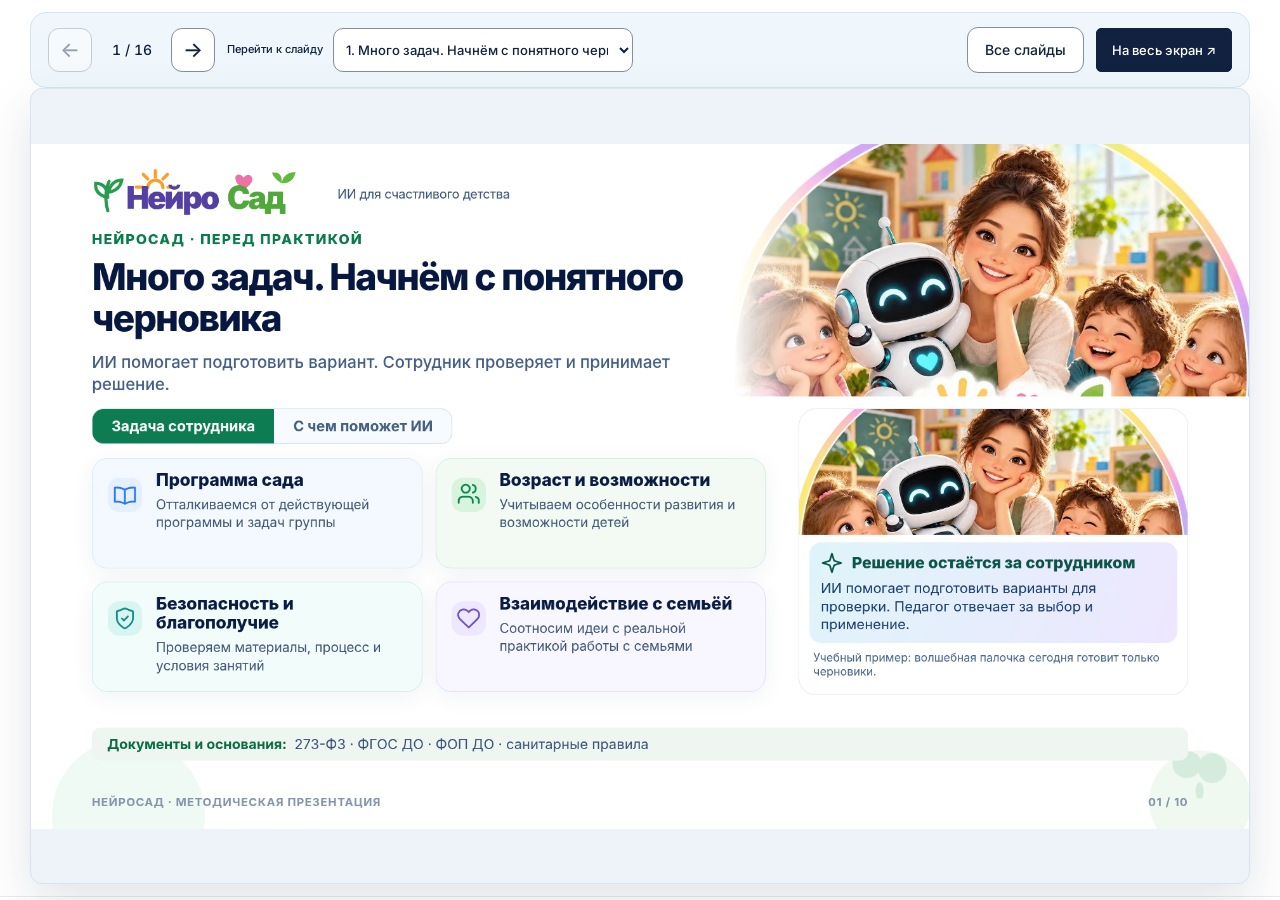
<file: neiroskazka-presentation.html>
<!doctype html><html lang="ru"><head><meta charset="utf-8"><meta name="viewport" content="width=device-width,initial-scale=1"><title>НейроСад · НейроСказка AI · Презентация</title><meta name="description" content="12 слайдов практикума НейроСад"><meta http-equiv="refresh" content="0; url=neiroskazka.html?deck=1"></head><body><p>Открываем презентацию «НейроСад · НейроСказка AI»… <a href="neiroskazka.html?deck=1">Перейти к 12 слайдам</a></p><script src="neiroskazka-presentation.js"></script></body></html>
</file>
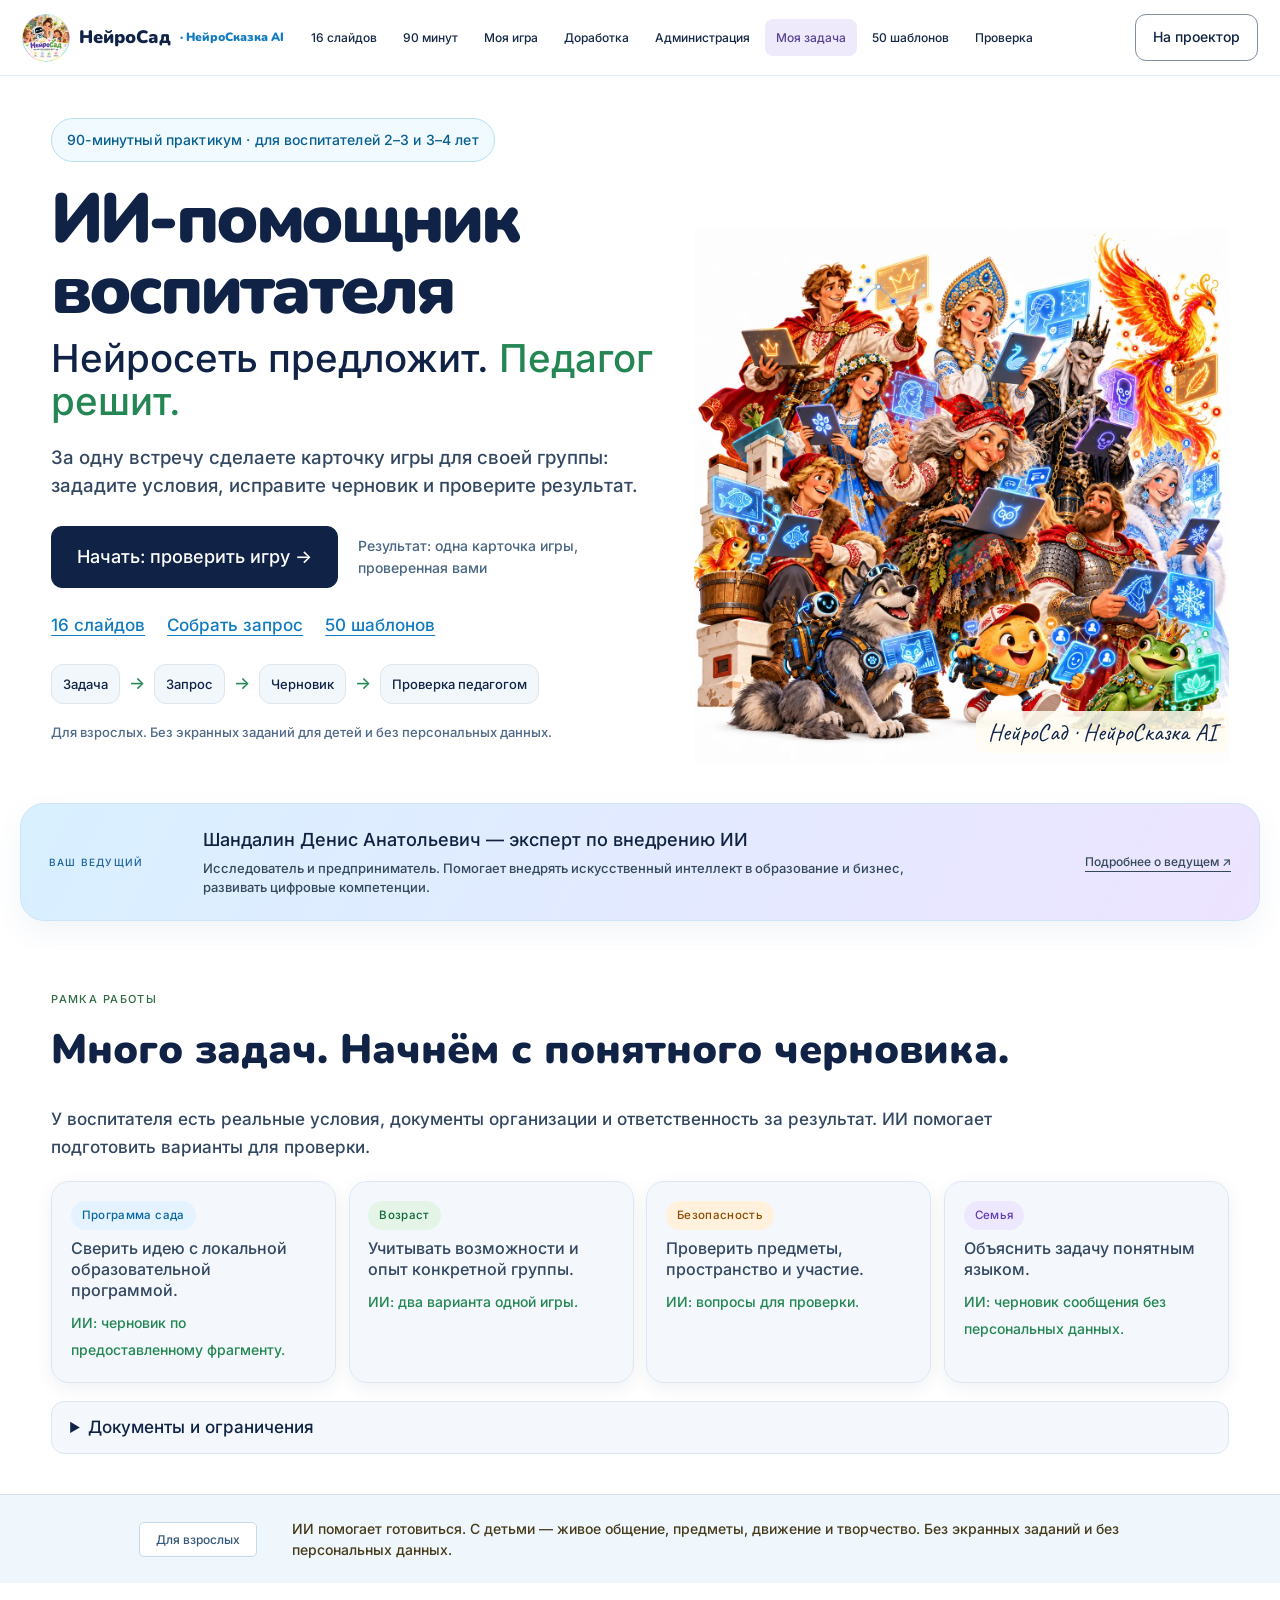
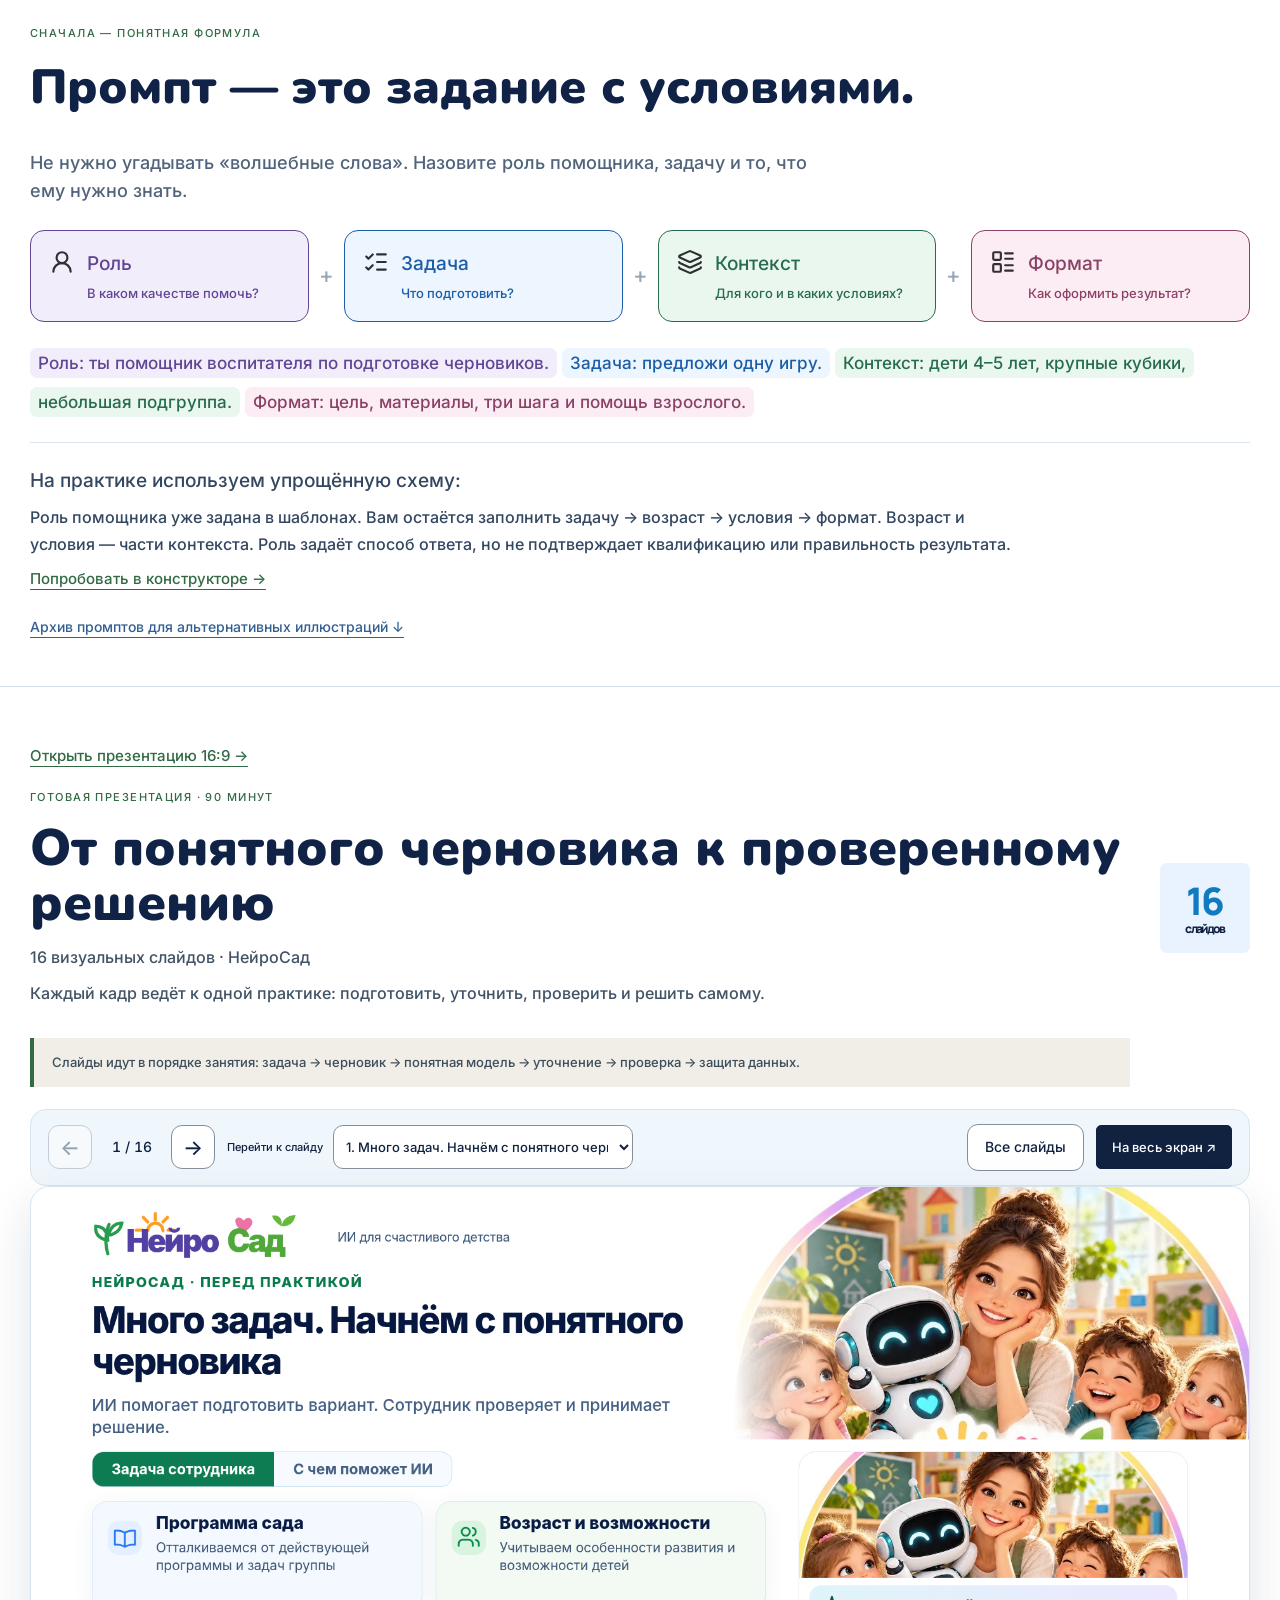
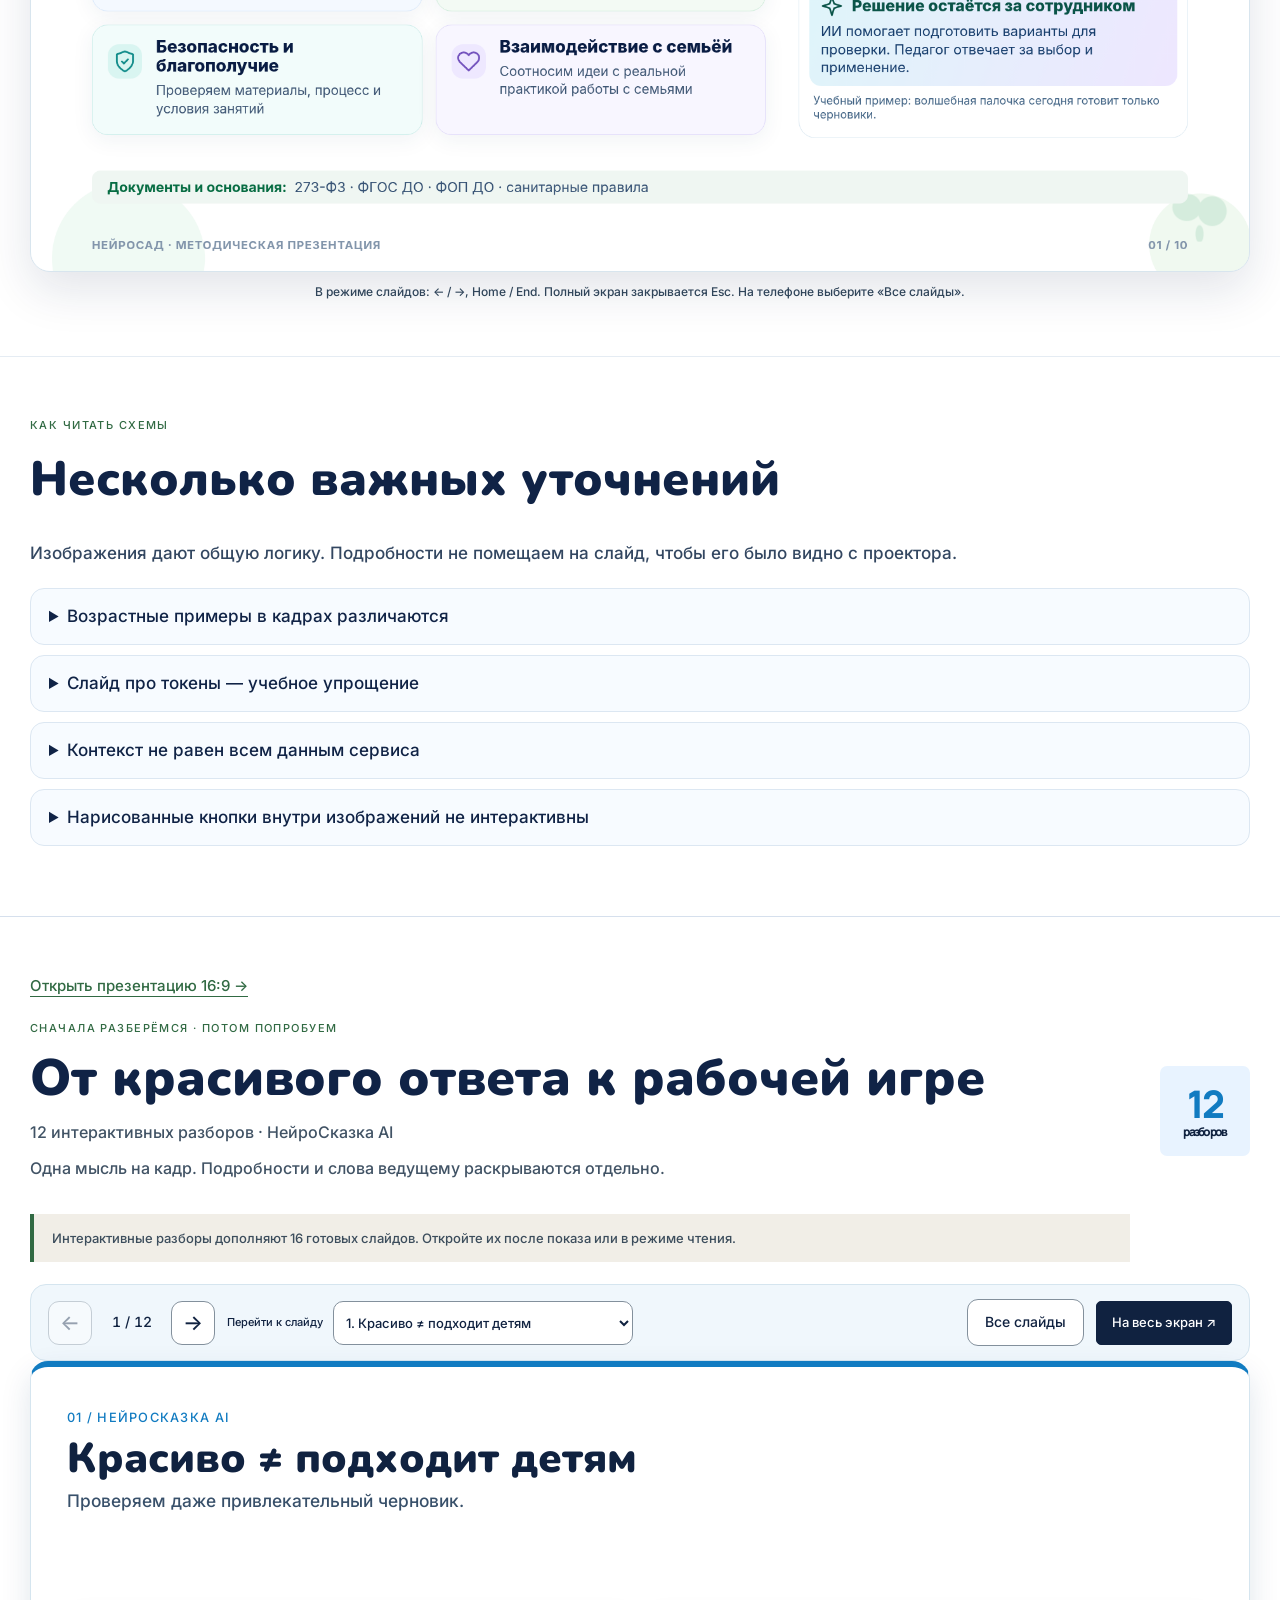
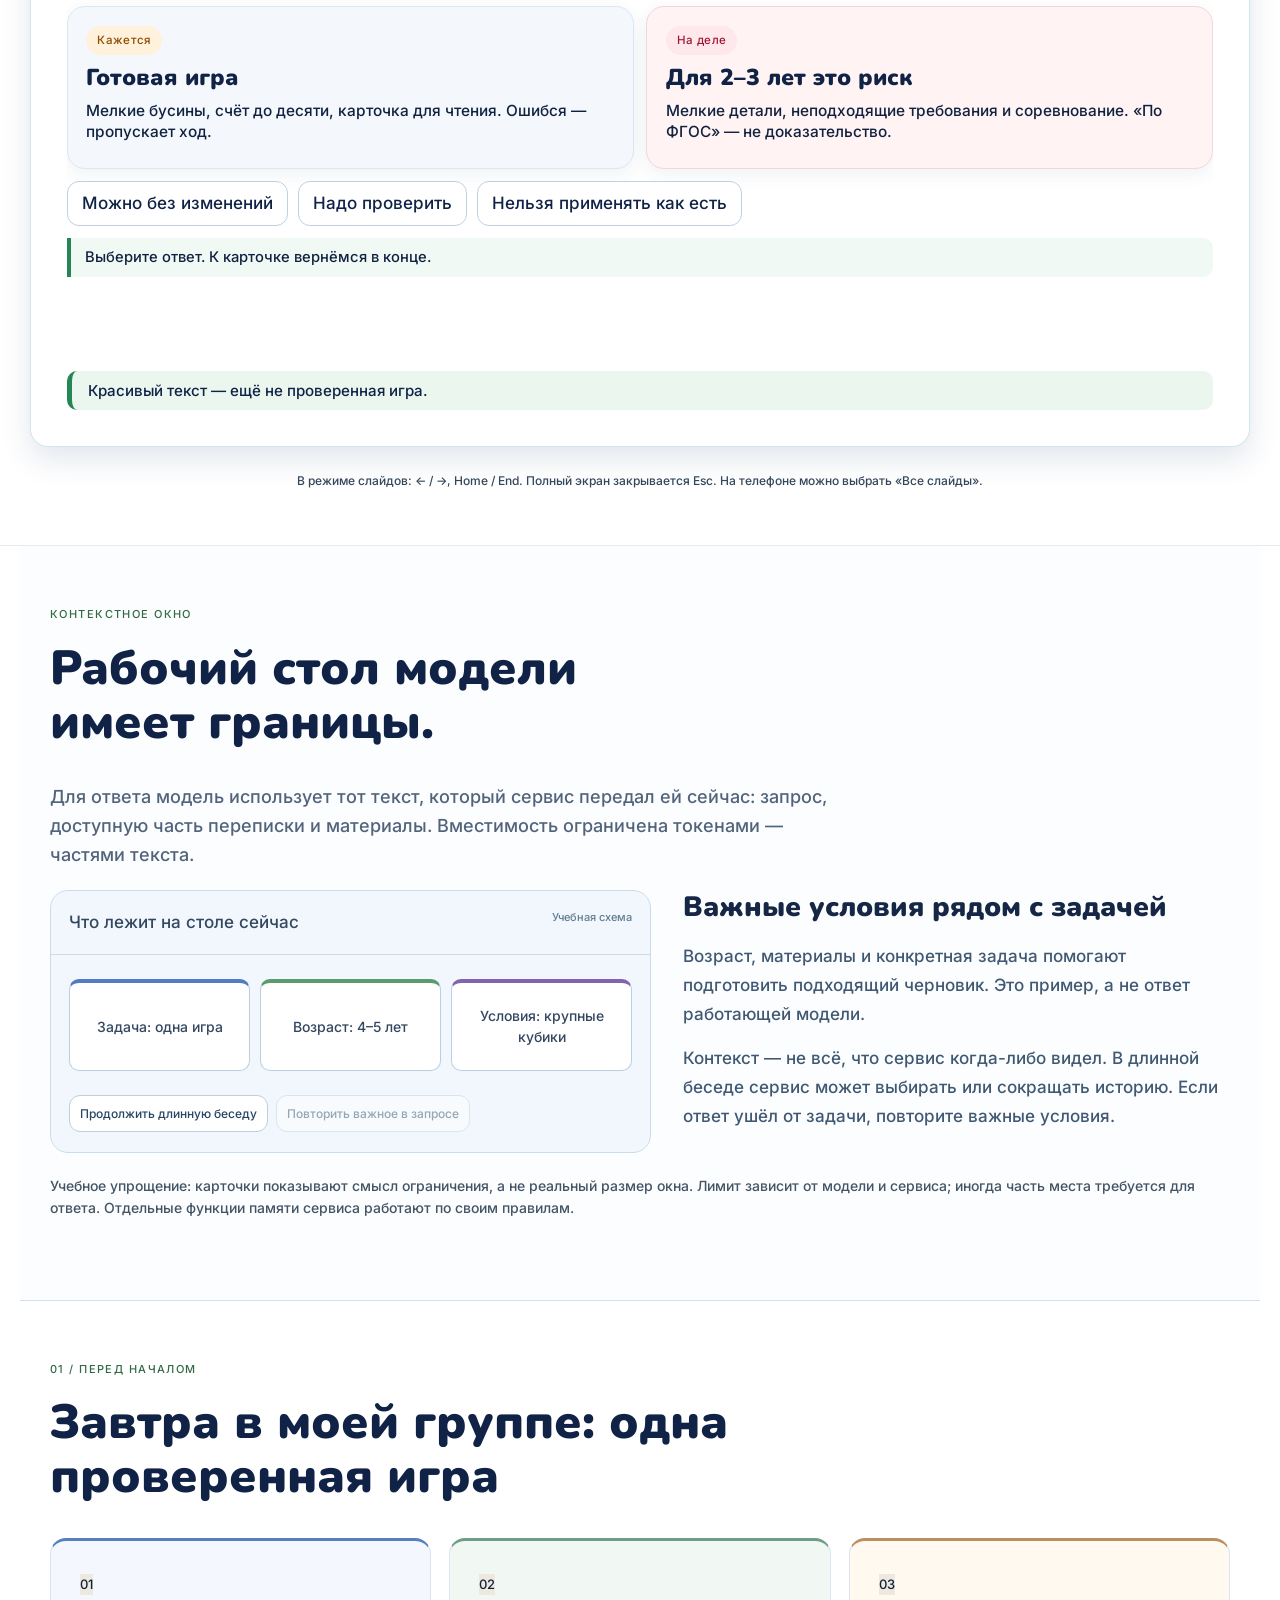
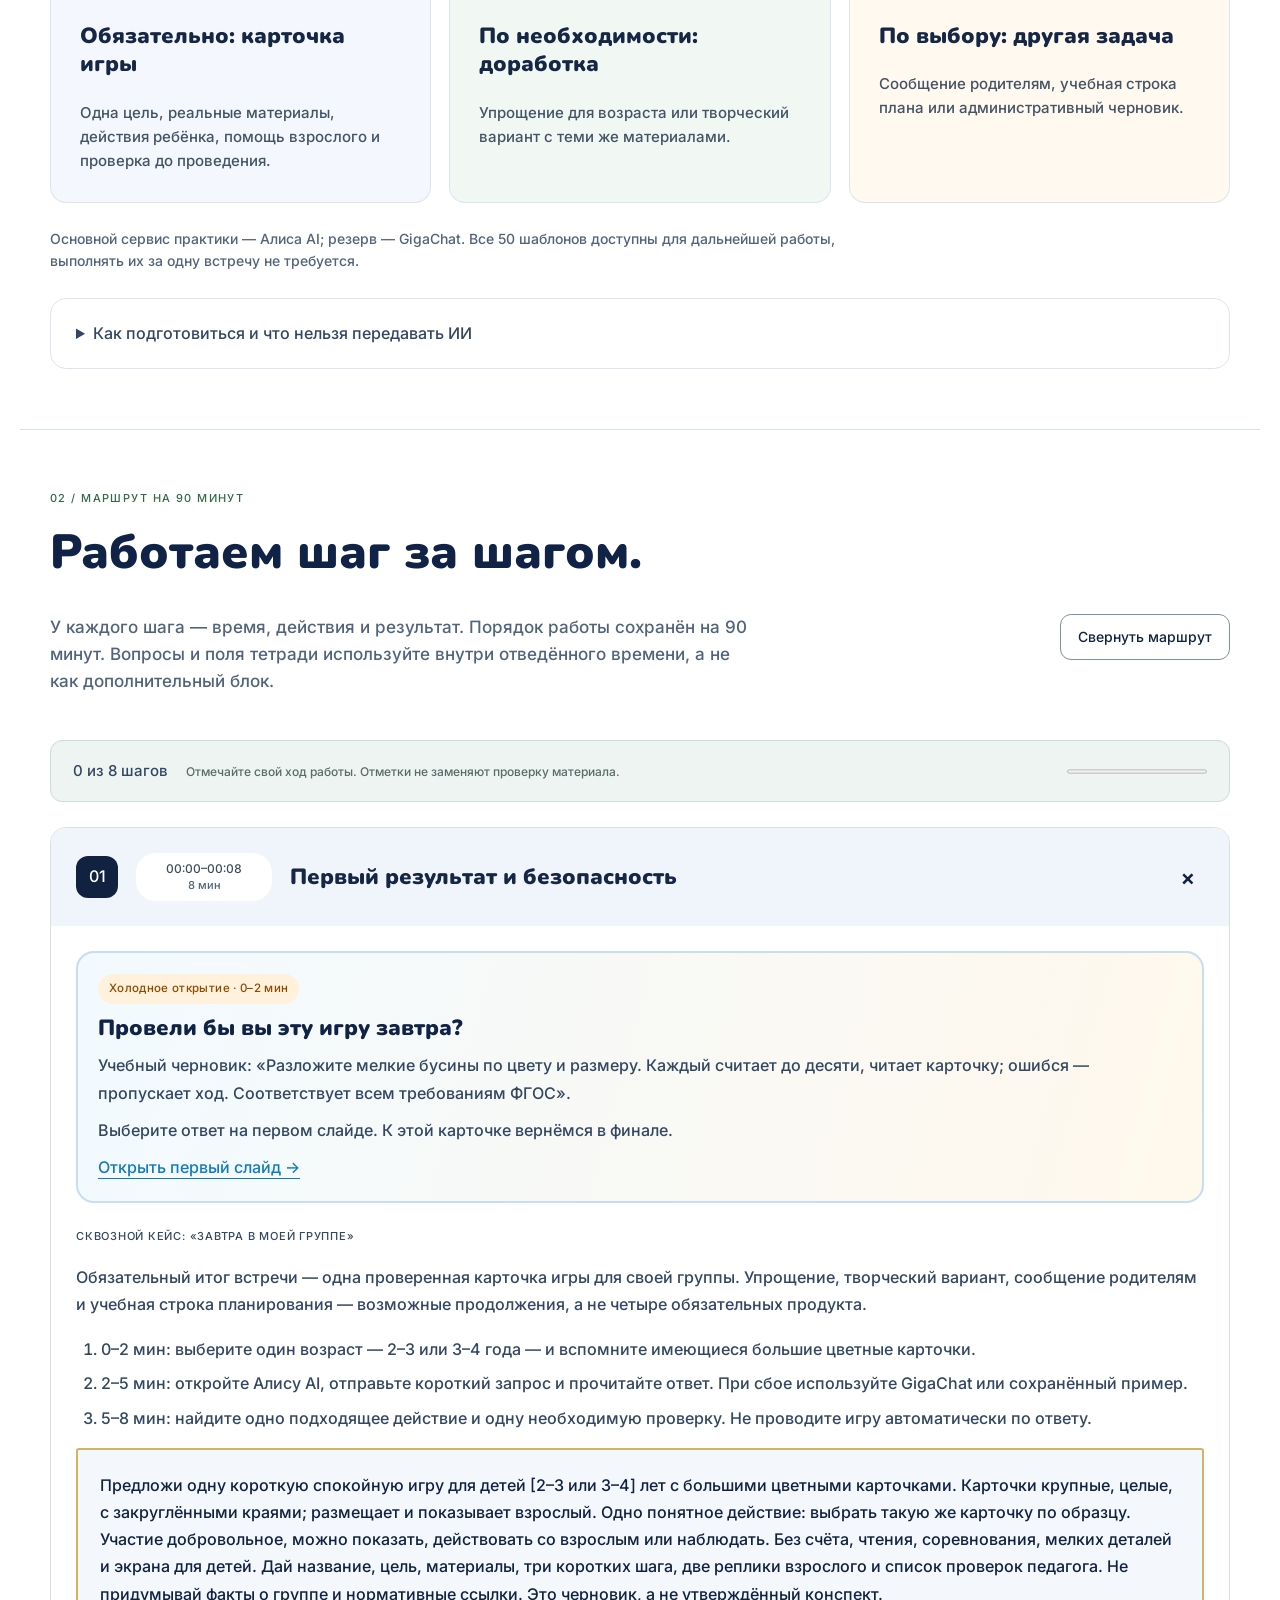
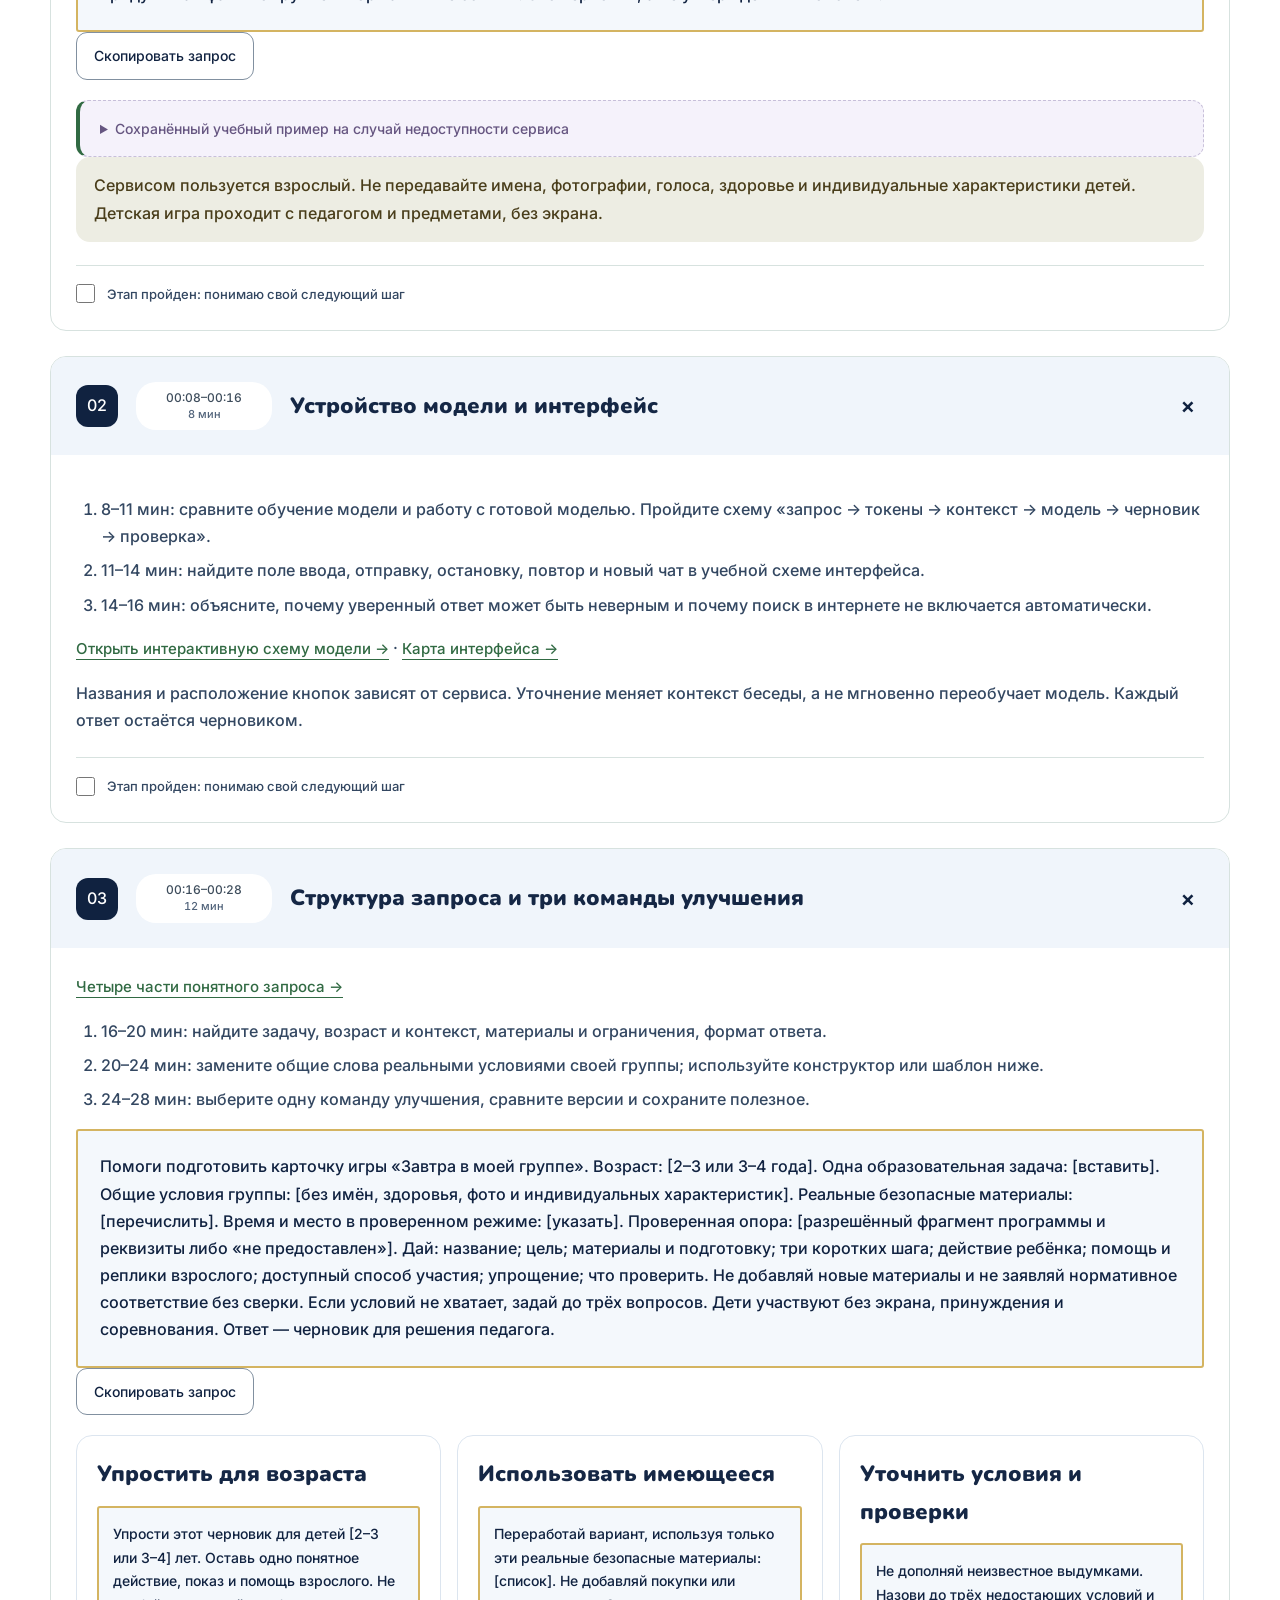
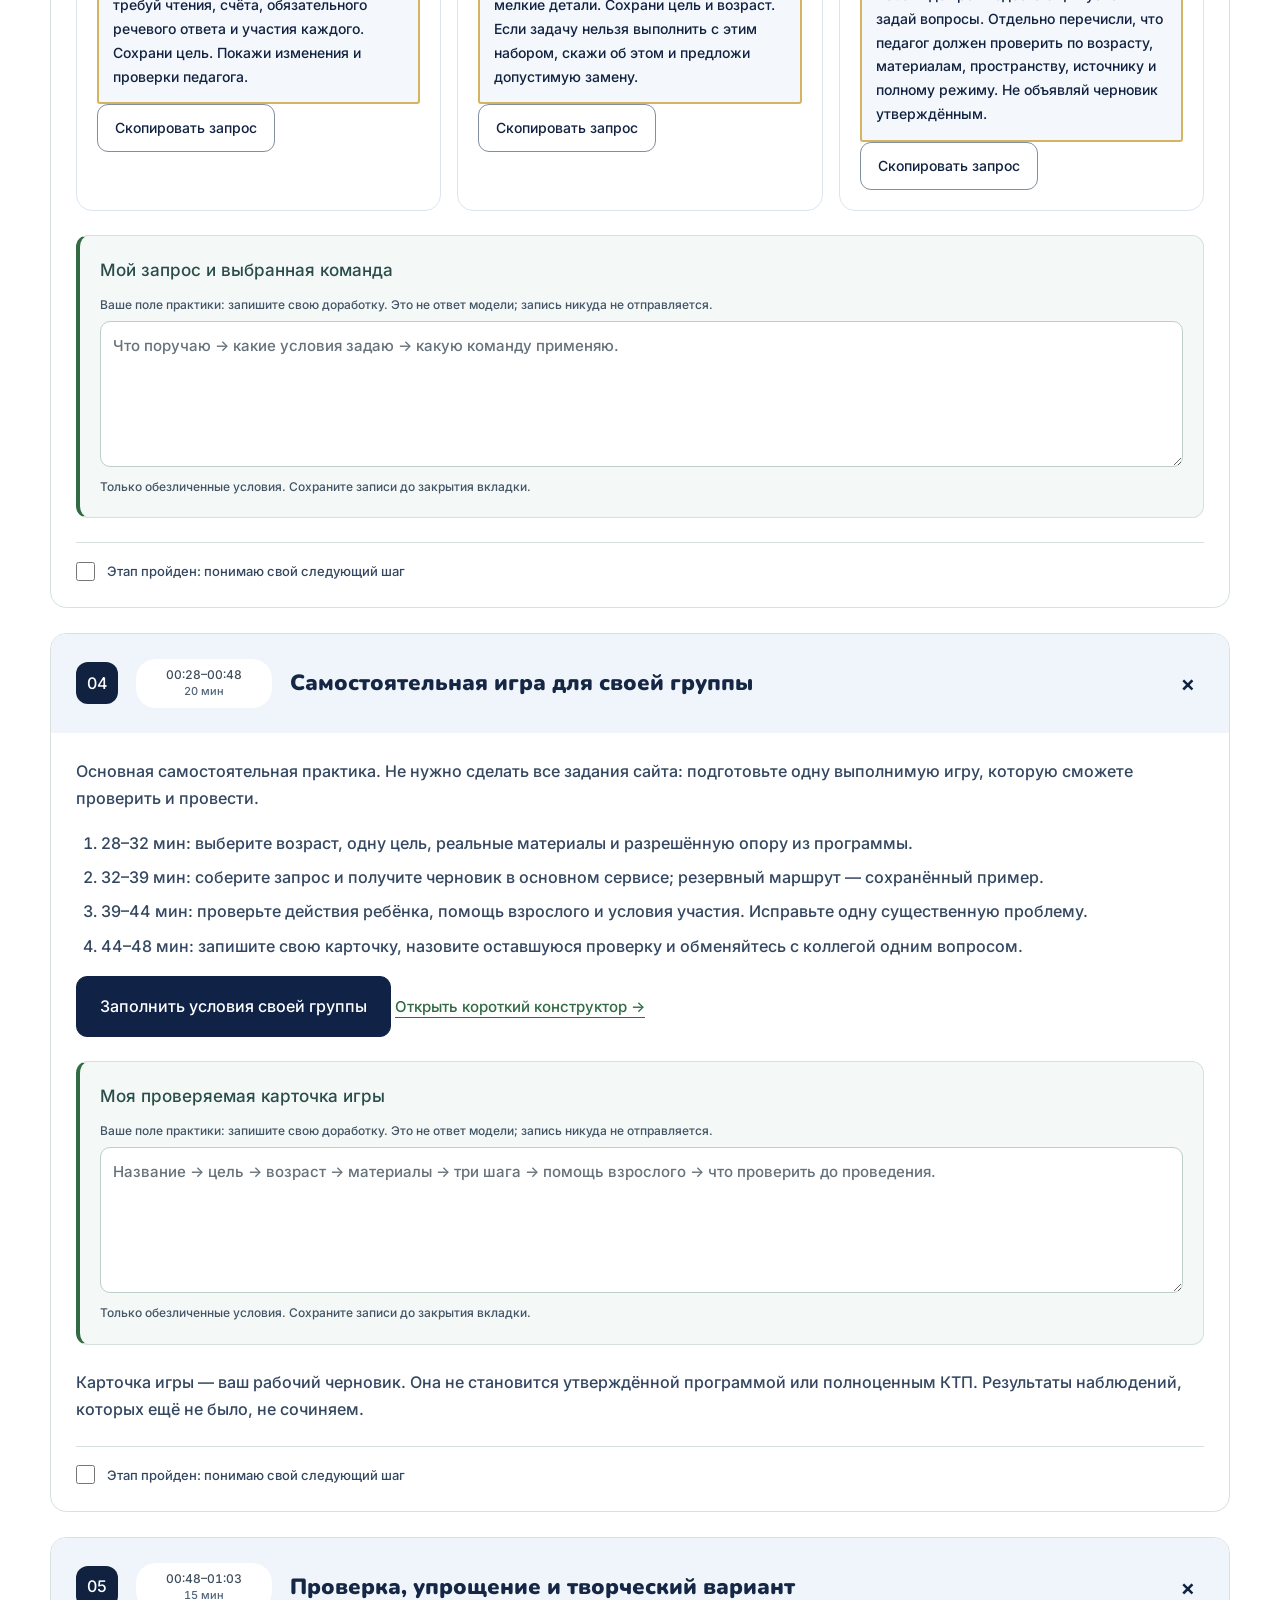
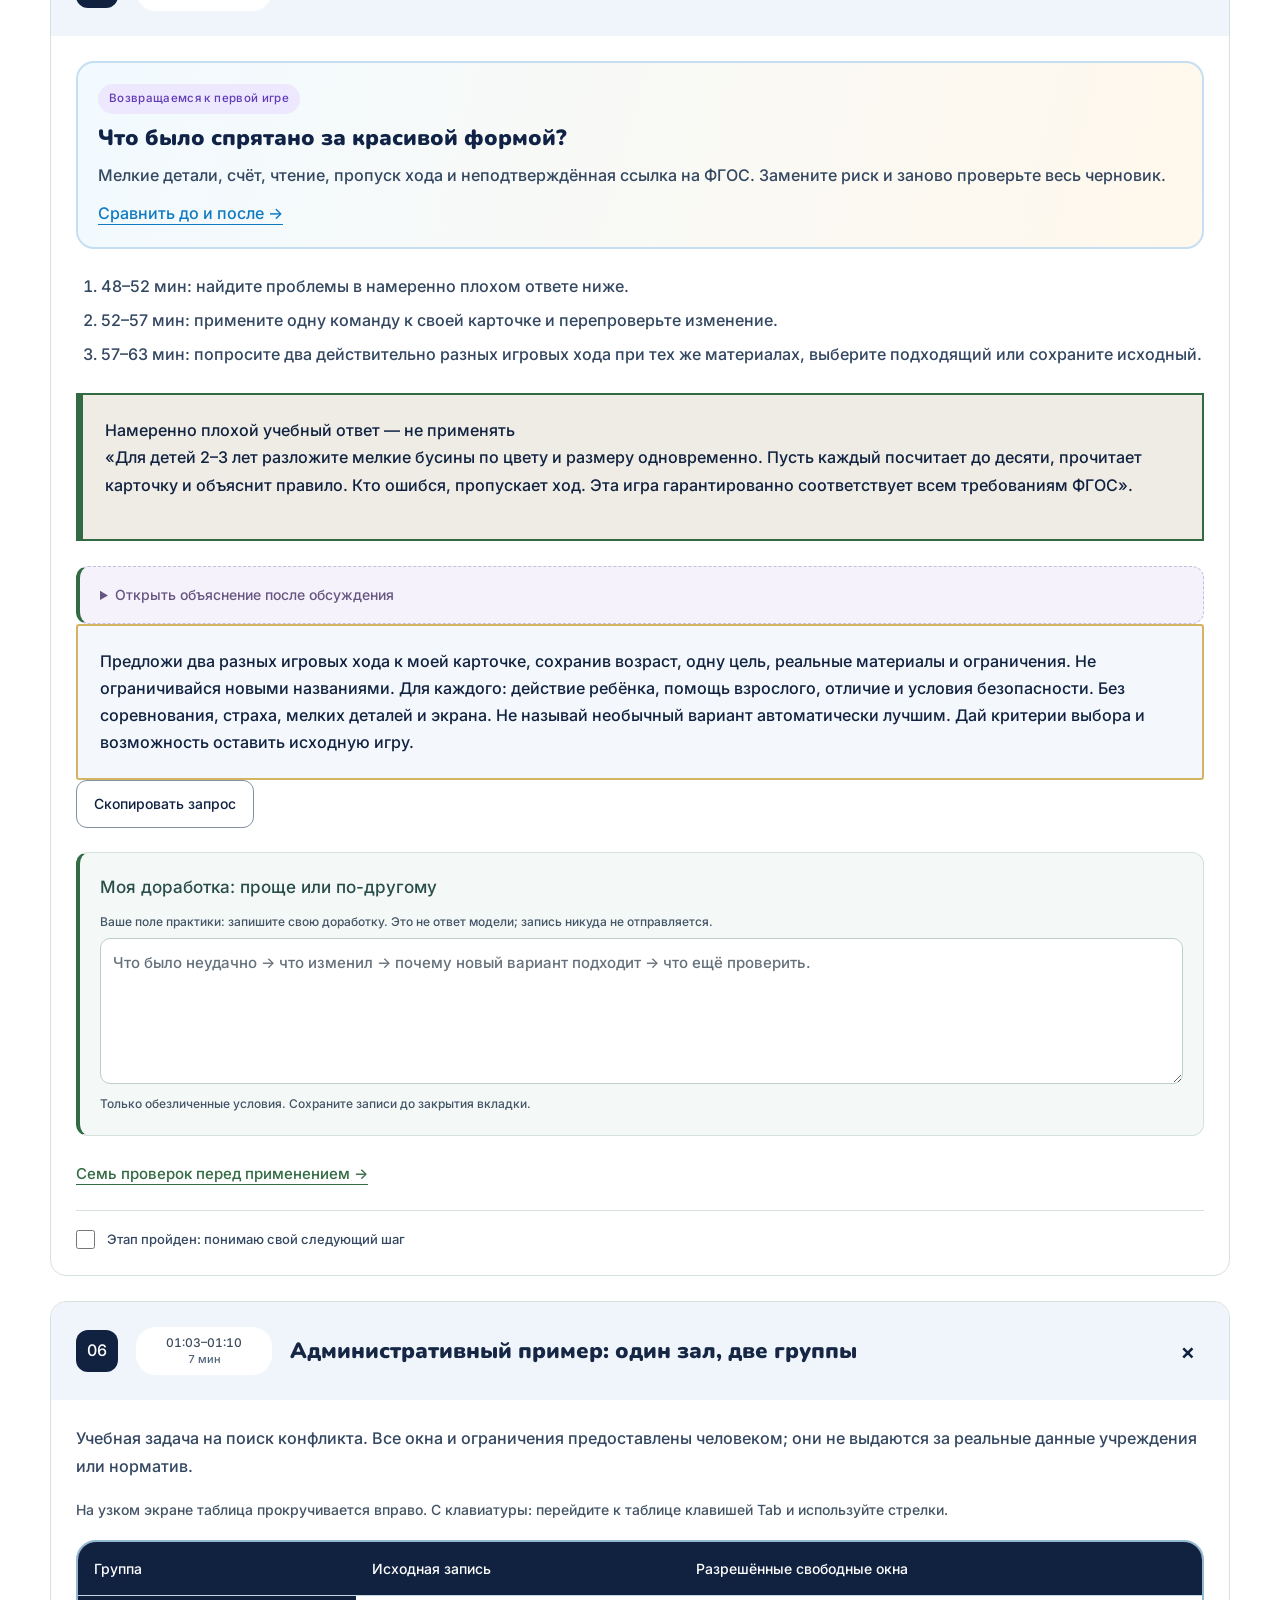
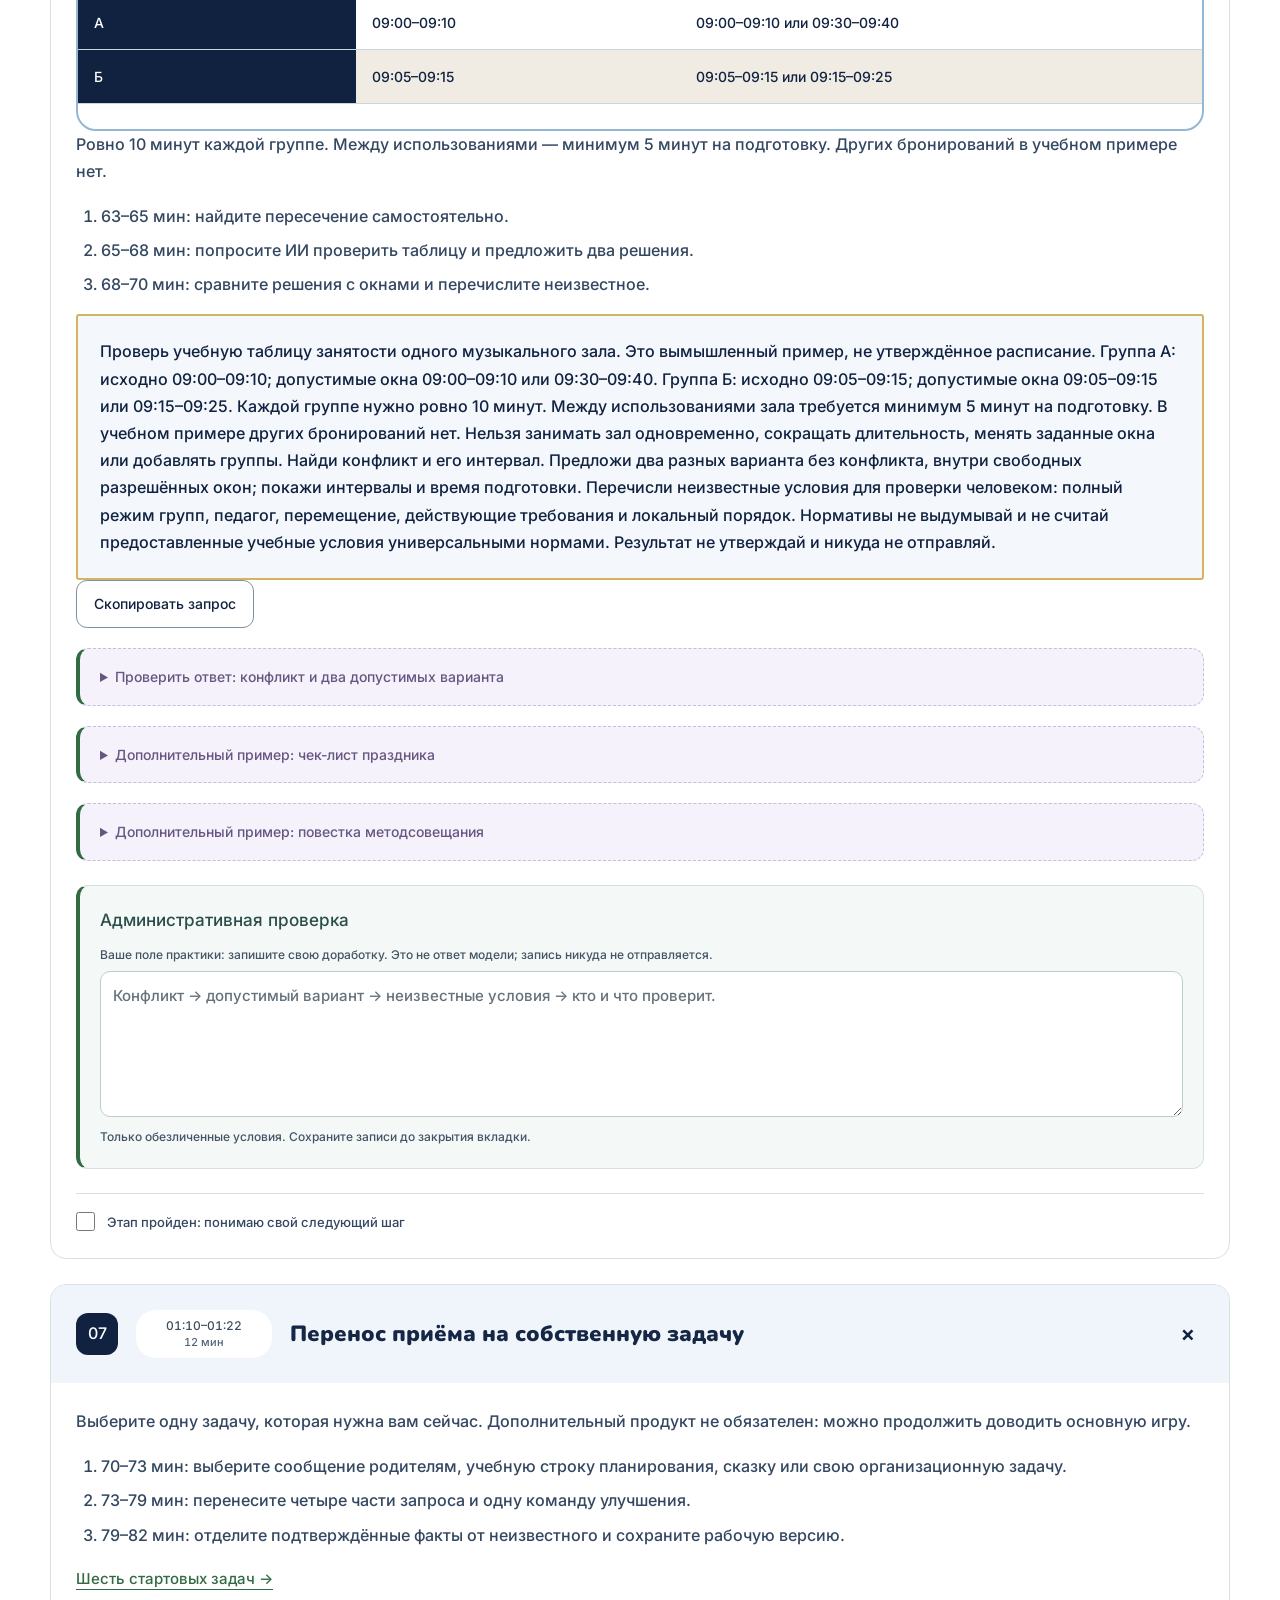
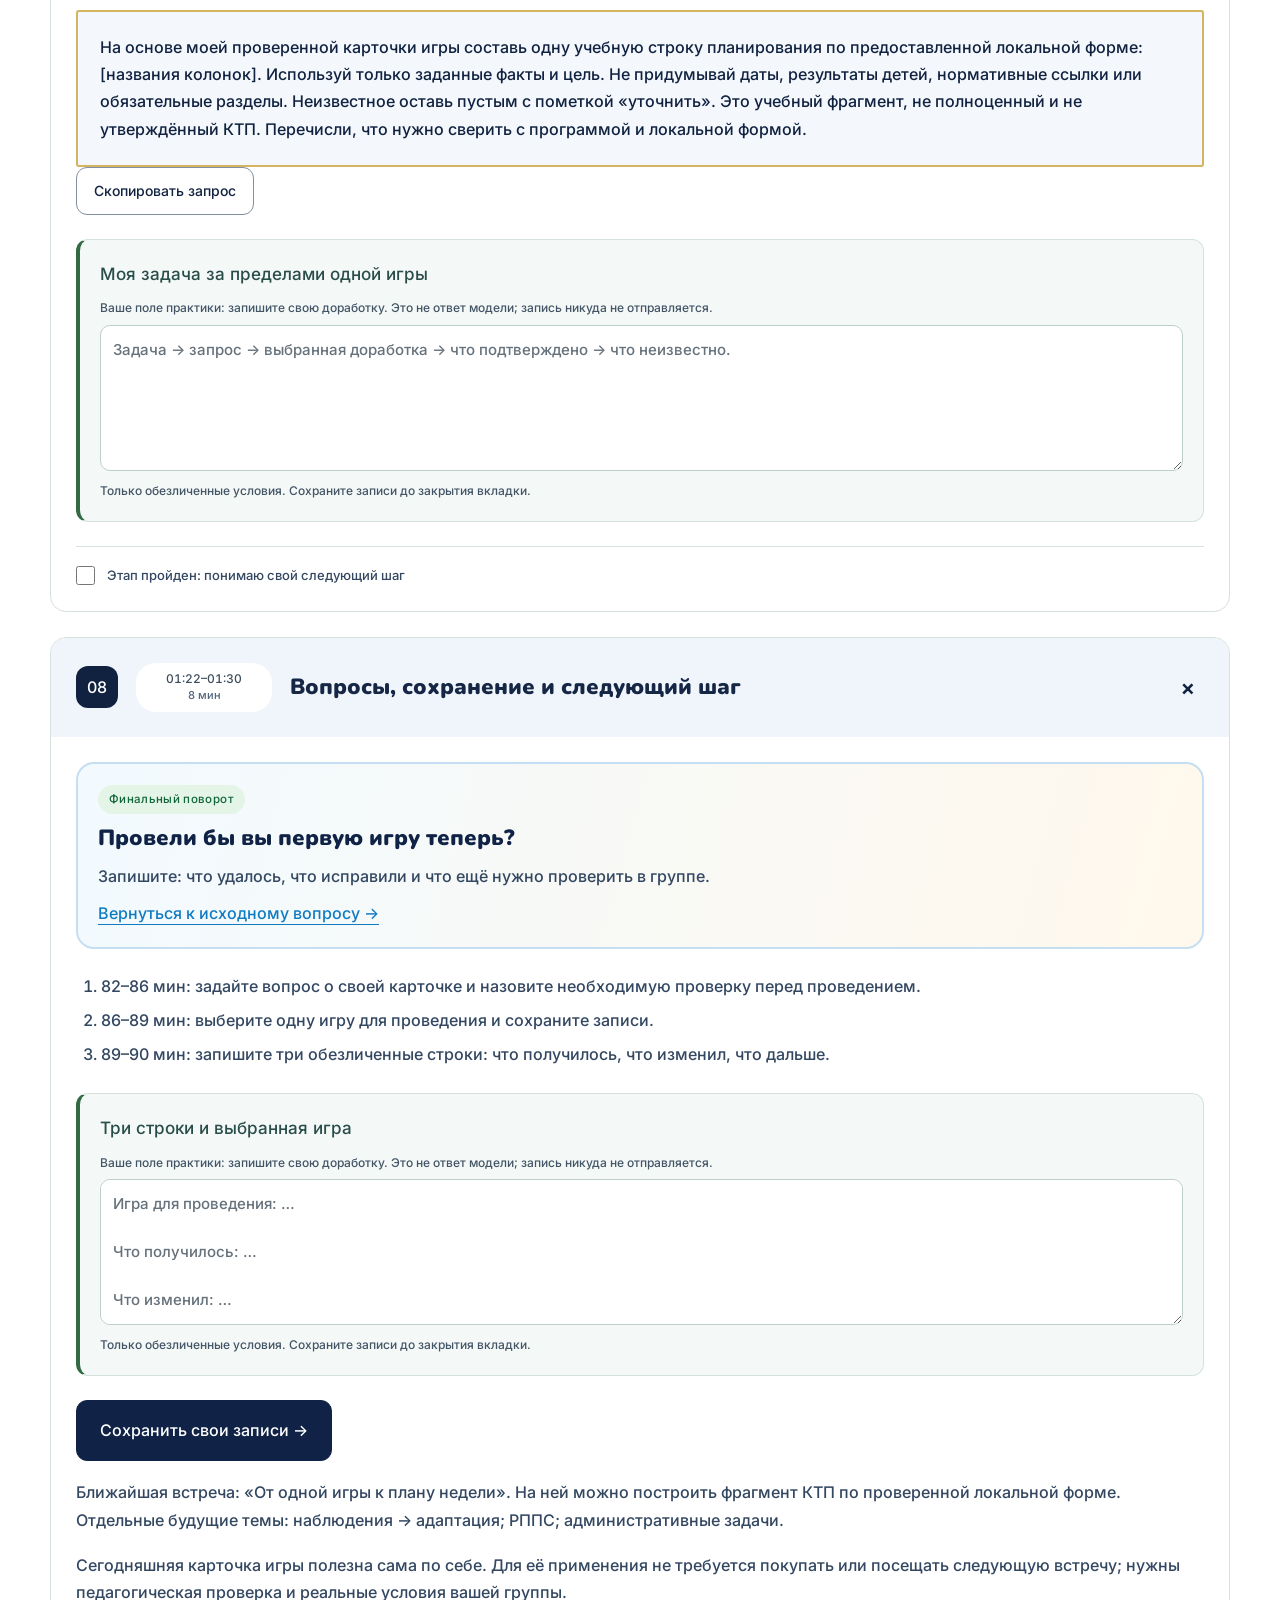
<file: neiroskazka.html>
<!doctype html>
<!DOCTYPE html>

<html lang="ru"><head><meta charset="utf-8"/><meta content="width=device-width,initial-scale=1" name="viewport"/><meta content="#1764bd" name="theme-color"/><meta content="90-минутный практикум для воспитателей: 16 слайдов, 8 этапов, 50 шаблонов и карточка игры." name="description"/><title>НейроСад · НейроСказка AI · ИИ-помощник воспитателя</title><link href="assets/favicon.svg" rel="icon" type="image/svg+xml"/><link href="styles.css" rel="stylesheet"/><link href="intro-slides.css" rel="stylesheet"/><link href="educator-lab.css" rel="stylesheet"/><link href="editorial.css" rel="stylesheet"/><script defer="" src="neiroskazka-app.js"></script><script defer="" src="neiroskazka-intro-slides.js"></script><script defer="" src="neiroskazka-educator-lab.js"></script><script defer="" src="role-helper.js"></script><script defer="" src="architecture.js"></script><link href="neiroskazka-base.css" rel="stylesheet"/><link href="assets/neiroskazka/neurosad-logo.png" rel="icon" type="image/png"/><link href="neiroskazka-chat-interface.css" rel="stylesheet"/><link href="neiroskazka-workshop-v2.css" rel="stylesheet"/><link href="neiroskazka.css" rel="stylesheet"/></head><body><a class="skip" href="#main">К содержанию</a><header class="topbar"><a class="brand" href="#"><img alt="" class="brand-mark" height="48" src="assets/neiroskazka/neurosad-logo.png" width="48"/> НейроСад <small>· НейроСказка AI</small></a><nav aria-label="Основная навигация"><a href="#neiroskazka-slides">16 слайдов</a><a href="#route">90 минут</a><a href="#step-3">Моя игра</a><a href="#step-4">Доработка</a><a href="#step-5">Администрация</a><a href="#step-6">Моя задача</a><a href="#library">50 шаблонов</a><a href="#check">Проверка</a></nav><button aria-pressed="false" class="quiet" id="projector">На проектор</button></header><main id="main"><section class="hero tale-hero"><div class="tale-hero-copy"><span class="tale-kicker">90-минутный практикум · для воспитателей 2–3 и 3–4 лет</span><h1>ИИ-помощник воспитателя</h1><p class="tale-hero-statement">Нейросеть предложит. <em>Педагог решит.</em></p><p class="tale-hero-lead">За одну встречу сделаете карточку игры для своей группы: зададите условия, исправите черновик и проверите результат.</p><div class="tale-hero-cta"><a class="button" href="#step-0">Начать: проверить игру →</a><span>Результат: одна карточка игры, проверенная вами</span></div><nav aria-label="Материалы" class="tale-hero-links"><a href="#neiroskazka-slides">16 слайдов</a><a href="#builder">Собрать запрос</a><a href="#library">50 шаблонов</a></nav><div class="tale-path"><span>Задача</span><b>→</b><span>Запрос</span><b>→</b><span>Черновик</span><b>→</b><span>Проверка педагогом</span></div><p class="tale-hero-safety">Для взрослых. Без экранных заданий для детей и без персональных данных.</p></div><figure class="tale-hero-art"><img alt="Сказочные герои с планшетами и нейросетевыми схемами" height="950" src="assets/neiroskazka/master-reference.webp" width="950"/><figcaption>НейроСад · НейроСказка AI</figcaption></figure></section><section class="intro tale-host"><div class="intro-label">ВАШ ВЕДУЩИЙ</div><div><strong>Шандалин Денис Анатольевич — эксперт по внедрению ИИ</strong><p>Исследователь и предприниматель. Помогает внедрять искусственный интеллект в образование и бизнес, развивать цифровые компетенции.</p></div><a href="https://smit1980.github.io/vizitkaSD/" rel="noopener noreferrer" target="_blank">Подробнее о ведущем ↗</a></section><section class="section tale-requirements" id="requirements">
<div class="section-head"><span class="eyebrow">РАМКА РАБОТЫ</span><h2>Много задач. Начнём с понятного черновика.</h2><p>У воспитателя есть реальные условия, документы организации и ответственность за результат. ИИ помогает подготовить варианты для проверки.</p></div>
<div class="tale-grid four">
<div class="tale-card"><span class="tale-pill blue">Программа сада</span><p>Сверить идею с локальной образовательной программой.</p><b>ИИ: черновик по предоставленному фрагменту.</b></div>
<div class="tale-card"><span class="tale-pill green">Возраст</span><p>Учитывать возможности и опыт конкретной группы.</p><b>ИИ: два варианта одной игры.</b></div>
<div class="tale-card"><span class="tale-pill orange">Безопасность</span><p>Проверить предметы, пространство и участие.</p><b>ИИ: вопросы для проверки.</b></div>
<div class="tale-card"><span class="tale-pill violet">Семья</span><p>Объяснить задачу понятным языком.</p><b>ИИ: черновик сообщения без персональных данных.</b></div>
</div>
<details><summary>Документы и ограничения</summary><p>Ориентиры: 273-ФЗ, ФГОС ДО, ФОП ДО, применимые санитарные правила и программа организации. Перед практическим применением сверяйте действующие редакции и локальные документы. Тексты ИИ не подтверждают соответствие нормам.</p><p><a href="https://publication.pravo.gov.ru/Document/View/0001201212300007" rel="noopener noreferrer" target="_blank">273-ФЗ</a> · <a href="https://docs.edu.gov.ru/document/7dcd2fd1d14f608ec97e9ef6699f99ae/" rel="noopener noreferrer" target="_blank">ФГОС ДО</a> · <a href="https://docs.edu.gov.ru/document/0e6ad380fc69dd72b6065672830540ac/" rel="noopener noreferrer" target="_blank">ФОП ДО</a> · <a href="https://zpp.rospotrebnadzor.ru/news/federal/576783" rel="noopener noreferrer" target="_blank">Новые СП: разъяснение Роспотребнадзора</a></p><p><a href="#sources">Открыть источники и оговорки →</a></p></details>
</section><div class="safety-strip"><span>Для взрослых</span><p>ИИ помогает готовиться. С детьми — живое общение, предметы, движение и творчество. Без экранных заданий и без персональных данных.</p></div><section class="section formula-section" id="prompt-formula"><div class="section-head"><span class="eyebrow">СНАЧАЛА — ПОНЯТНАЯ ФОРМУЛА</span><h2>Промпт — это задание с условиями.</h2><p class="section-lead">Не нужно угадывать «волшебные слова». Назовите роль помощника, задачу и то, что ему нужно знать.</p></div><div class="formula-ribbon"><div class="formula-part part-role"><img alt="" src="assets/neiroskazka/icons/lucide/user-round.svg"/><b>Роль</b><span>В каком качестве помочь?</span></div><span aria-hidden="true" class="formula-plus">+</span><div class="formula-part part-task"><img alt="" src="assets/neiroskazka/icons/lucide/list-checks.svg"/><b>Задача</b><span>Что подготовить?</span></div><span aria-hidden="true" class="formula-plus">+</span><div class="formula-part part-context"><img alt="" src="assets/neiroskazka/icons/lucide/layers.svg"/><b>Контекст</b><span>Для кого и в каких условиях?</span></div><span aria-hidden="true" class="formula-plus">+</span><div class="formula-part part-format"><img alt="" src="assets/neiroskazka/icons/lucide/layout-list.svg"/><b>Формат</b><span>Как оформить результат?</span></div></div><p class="formula-example"><span class="part-role"><strong>Роль:</strong> ты помощник воспитателя по подготовке черновиков.</span> <span class="part-task"><strong>Задача:</strong> предложи одну игру.</span> <span class="part-context"><strong>Контекст:</strong> дети 4–5 лет, крупные кубики, небольшая подгруппа.</span> <span class="part-format"><strong>Формат:</strong> цель, материалы, три шага и помощь взрослого.</span></p><div class="formula-bridge"><b>На практике используем упрощённую схему:</b><p>Роль помощника уже задана в шаблонах. Вам остаётся заполнить <strong>задачу → возраст → условия → формат</strong>. Возраст и условия — части контекста. Роль задаёт способ ответа, но не подтверждает квалификацию или правильность результата.</p><a class="text-link" href="#builder">Попробовать в конструкторе →</a></div><a class="prompt-pack-link" download="" href="docs/neiroskazka-slide-prompts.md">Архив промптов для альтернативных иллюстраций ↓</a></section><section aria-label="16 готовых слайдов НейроСад" class="section intro-deck tale-image-deck" id="neiroskazka-slides">
<p><a class="text-link" href="neiroskazka-presentation.html">Открыть презентацию 16:9 →</a></p>
<div class="intro-deck-heading"><div><span class="eyebrow">ГОТОВАЯ ПРЕЗЕНТАЦИЯ · 90 МИНУТ</span><h2>От понятного черновика к проверенному решению</h2><p class="neurosad-deck-subtitle">16 визуальных слайдов · НейроСад</p><p>Каждый кадр ведёт к одной практике: подготовить, уточнить, проверить и решить самому.</p></div><span class="intro-deck-stamp">16<br/><small>слайдов</small></span></div>
<p class="intro-timing">Слайды идут в порядке занятия: задача → черновик → понятная модель → уточнение → проверка → защита данных.</p>
<div class="intro-toolbar"><div class="intro-pager"><button aria-label="Предыдущий слайд" class="quiet" id="tale-image-prev" type="button">←</button><span aria-live="polite" id="tale-image-count">1 / 16</span><button aria-label="Следующий слайд" class="quiet" id="tale-image-next" type="button">→</button></div><label class="intro-select-label">Перейти к слайду<select aria-label="Выбрать слайд" id="tale-image-select"></select></label><button aria-pressed="false" class="quiet" id="tale-image-read" type="button">Все слайды</button><button aria-pressed="false" class="button" id="tale-image-screen" type="button">На весь экран ↗</button></div>
<div class="tale-image-slides">
<article class="tale-image-slide" data-title="Много задач. Начнём с понятного черновика" id="neiroskazka-slide-1" tabindex="-1"><figure><img alt="Четыре рабочие темы воспитателя и помощь ИИ в подготовке черновика" decoding="async" loading="eager" fetchpriority="high" src="assets/neiroskazka/slides/01-many-tasks.png"/><figcaption>Много задач. Начнём с понятного черновика</figcaption></figure></article><article class="tale-image-slide" data-title="Одна задача за 90 минут" id="neiroskazka-slide-2" tabindex="-1"><figure><img alt="Результат практикума: одна проверенная карточка игры" decoding="async" loading="lazy" src="assets/neiroskazka/slides/02-one-task-90-minutes.png"/><figcaption>Одна задача за 90 минут</figcaption></figure></article><article class="tale-image-slide" data-title="Чат и модель: кто что делает?" id="neiroskazka-slide-3" tabindex="-1"><figure><img alt="Схема: чат принимает задачу, модель готовит черновик" decoding="async" loading="lazy" src="assets/neiroskazka/slides/03-chat-and-model.png"/><figcaption>Чат и модель: кто что делает?</figcaption></figure></article><article class="tale-image-slide" data-title="Учиться ремеслу заранее — выполнять сегодняшний заказ" id="neiroskazka-slide-4" tabindex="-1"><figure><img alt="Сравнение обучения модели и текущей беседы" decoding="async" loading="lazy" src="assets/neiroskazka/slides/04-learning-and-todays-order.png"/><figcaption>Учиться ремеслу заранее — выполнять сегодняшний заказ</figcaption></figure></article><article class="tale-image-slide" data-title="Как запрос проходит через языковую модель" id="neiroskazka-slide-5" tabindex="-1"><figure><img alt="Путь от запроса через контекст и модель к проверке педагогом" decoding="async" loading="lazy" src="assets/neiroskazka/slides/05-request-flow.png"/><figcaption>Как запрос проходит через языковую модель</figcaption></figure></article><article class="tale-image-slide" data-title="Токены: текст становится последовательностью" id="neiroskazka-slide-6" tabindex="-1"><figure><img alt="Упрощённая схема частей текста и появления следующего фрагмента" decoding="async" loading="lazy" src="assets/neiroskazka/slides/06-tokens.png"/><figcaption>Токены: текст становится последовательностью</figcaption></figure></article><article class="tale-image-slide" data-title="Ответ создаётся по частям" id="neiroskazka-slide-7" tabindex="-1"><figure><img alt="Модель последовательно создаёт фрагменты ответа" decoding="async" loading="lazy" src="assets/neiroskazka/slides/07-answer-built-in-parts.png"/><figcaption>Ответ создаётся по частям</figcaption></figure></article><article class="tale-image-slide" data-title="Окно чата: компьютер и телефон" id="neiroskazka-slide-8" tabindex="-1"><figure><img alt="Учебная схема чата на компьютере и телефоне" decoding="async" loading="lazy" src="assets/neiroskazka/slides/08-chat-window.png"/><figcaption>Окно чата: компьютер и телефон</figcaption></figure></article><article class="tale-image-slide" data-title="Контекст — карточки на рабочем столе" id="neiroskazka-slide-9" tabindex="-1"><figure><img alt="Условия текущей задачи как карточки доступного контекста" decoding="async" loading="lazy" src="assets/neiroskazka/slides/09-context-workspace.png"/><figcaption>Контекст — карточки на рабочем столе</figcaption></figure></article><article class="tale-image-slide" data-title="Контекст меняет черновик" id="neiroskazka-slide-10" tabindex="-1"><figure><img alt="Добавленное условие меняет подготовленный черновик" decoding="async" loading="lazy" src="assets/neiroskazka/slides/10-context-example.png"/><figcaption>Контекст меняет черновик</figcaption></figure></article><article class="tale-image-slide" data-title="Промпт — понятное задание" id="neiroskazka-slide-11" tabindex="-1"><figure><img alt="Полная и упрощённая формулы запроса" decoding="async" loading="lazy" src="assets/neiroskazka/slides/11-prompt-clear-task.png"/><figcaption>Промпт — понятное задание</figcaption></figure></article><article class="tale-image-slide" data-title="Соберите запрос из четырёх опор" id="neiroskazka-slide-12" tabindex="-1"><figure><img alt="Четыре опоры: задача, возраст, условия и формат" decoding="async" loading="lazy" src="assets/neiroskazka/slides/12-build-request.png"/><figcaption>Соберите запрос из четырёх опор</figcaption></figure></article><article class="tale-image-slide" data-title="Уточнение делает запрос проверяемым" id="neiroskazka-slide-13" tabindex="-1"><figure><img alt="Сравнение общего и конкретного запроса" decoding="async" loading="lazy" src="assets/neiroskazka/slides/13-specificity.png"/><figcaption>Уточнение делает запрос проверяемым</figcaption></figure></article><article class="tale-image-slide" data-title="Красивый ответ тоже проверяем" id="neiroskazka-slide-14" tabindex="-1"><figure><img alt="Пример учебной ошибки и проверенного подхода" decoding="async" loading="lazy" src="assets/neiroskazka/slides/14-check-beautiful-answer.png"/><figcaption>Красивый ответ тоже проверяем</figcaption></figure></article><article class="tale-image-slide" data-title="Исправляем риск в черновике" id="neiroskazka-slide-15" tabindex="-1"><figure><img alt="Шаги исправления понятной ошибки в черновике" decoding="async" loading="lazy" src="assets/neiroskazka/slides/15-fix-a-problem.png"/><figcaption>Исправляем риск в черновике</figcaption></figure></article><article class="tale-image-slide" data-title="Без данных детей и семей" id="neiroskazka-slide-16" tabindex="-1"><figure><img alt="Памятка: не передавать персональные данные детей и семей" decoding="async" loading="lazy" src="assets/neiroskazka/slides/16-no-child-data.png"/><figcaption>Без данных детей и семей</figcaption></figure></article></div>
<p class="intro-keyboard-hint">В режиме слайдов: ← / →, Home / End. Полный экран закрывается Esc. На телефоне выберите «Все слайды».</p>
</section>
<section class="section tale-slide-notes" id="tale-slide-notes"><div class="section-head"><span class="eyebrow">КАК ЧИТАТЬ СХЕМЫ</span><h2>Несколько важных уточнений</h2><p>Изображения дают общую логику. Подробности не помещаем на слайд, чтобы его было видно с проектора.</p></div><details><summary>Возрастные примеры в кадрах различаются</summary><p>На слайдах встречаются примеры для разных групп: это иллюстрации, а не один сценарий. В реальном запросе всегда указывайте точный возраст и реальные условия своей группы.</p></details><details><summary>Слайд про токены — учебное упрощение</summary><p>Токен может быть словом, частью слова или знаком. Модель обычно строит ответ последовательно: выбирает следующий фрагмент по запросу и доступному контексту.</p></details><details><summary>Контекст не равен всем данным сервиса</summary><p>Прошлая переписка, память, файлы и поиск не добавляются автоматически во всех сервисах. Их доступность зависит от выбранного инструмента и его настроек.</p></details><details><summary>Нарисованные кнопки внутри изображений не интерактивны</summary><p>Для показа используйте настоящую панель над слайдом. Подробные интерактивные разборы и практические упражнения находятся ниже на этой странице.</p></details></section><section aria-label="12 интерактивных разборов к слайдам НейроСад" class="section intro-deck" id="intro-slides">
<p><a class="text-link" href="neiroskazka-presentation.html">Открыть презентацию 16:9 →</a></p><div class="intro-deck-heading"><div><span class="eyebrow">СНАЧАЛА РАЗБЕРЁМСЯ · ПОТОМ ПОПРОБУЕМ</span><h2>От красивого ответа к рабочей игре</h2><p class="neurosad-deck-subtitle">12 интерактивных разборов · НейроСказка AI</p><p>Одна мысль на кадр. Подробности и слова ведущему раскрываются отдельно.</p></div><span class="intro-deck-stamp">12<br/><small>разборов</small></span></div>
<p class="intro-timing">Интерактивные разборы дополняют 16 готовых слайдов. Откройте их после показа или в режиме чтения.</p>
<div class="intro-toolbar"><div class="intro-pager"><button aria-label="Предыдущий вводный слайд" class="quiet" id="intro-prev" type="button">←</button><span aria-live="polite" id="intro-count">1 / 12</span><button aria-label="Следующий вводный слайд" class="quiet" id="intro-next" type="button">→</button></div><label class="intro-select-label">Перейти к слайду<select aria-label="Выбрать вводный слайд" id="intro-select"></select></label><button aria-pressed="false" class="quiet" id="intro-read" type="button">Все слайды</button><button aria-pressed="false" class="button" id="intro-screen" type="button">На весь экран ↗</button></div>
<div class="intro-slides"><article class="intro-slide neurosad-slide tale-slide" data-time-window="Этап 0 · 00:00–00:08" data-title="Красиво ≠ подходит детям" id="intro-1" tabindex="-1"><header><span class="intro-slide-tag">01 / НЕЙРОСКАЗКА AI</span><h3>Красиво ≠ подходит детям</h3><p class="intro-slide-lead">Проверяем даже привлекательный черновик.</p></header><div class="neurosad-slide-body"><div class="tale-grid two"><div class="tale-card"><span class="tale-pill orange">Кажется</span><h4>Готовая игра</h4><p>Мелкие бусины, счёт до десяти, карточка для чтения. Ошибся — пропускает ход.</p></div><div class="tale-card risk"><span class="tale-pill red">На деле</span><h4>Для 2–3 лет это риск</h4><p>Мелкие детали, неподходящие требования и соревнование. «По ФГОС» — не доказательство.</p></div></div><div aria-label="Первая оценка" class="tale-choice" role="group"><button data-cold-choice="" type="button">Можно без изменений</button><button data-cold-choice="" type="button">Надо проверить</button><button data-cold-choice="" type="button">Нельзя применять как есть</button></div><p aria-live="polite" class="tale-feedback" id="cold-feedback">Выберите ответ. К карточке вернёмся в конце.</p></div><p class="intro-takeaway">Красивый текст — ещё не проверенная игра.</p><details class="neurosad-reading"><summary>Слова ведущему и пояснение</summary><p>Попросите выбрать позицию до объяснения. Ответы никуда не отправляются; вернитесь к ним на слайде 12.</p><p><b>Окно маршрута:</b> Этап 0 · 00:00–00:08. Это учебная схема: пригодность проверяет сотрудник.</p></details></article><article class="intro-slide neurosad-slide tale-slide" data-time-window="Этап 1 · 00:08–00:16" data-title="ИИ — помощник взрослого, не ведущий игры" id="intro-2" tabindex="-1"><header><span class="intro-slide-tag">02 / НЕЙРОСКАЗКА AI</span><h3>ИИ — помощник взрослого, не ведущий игры</h3><p class="intro-slide-lead">Сотрудник выбирает, проверяет и ведёт игру.</p></header><div class="neurosad-slide-body"><div class="tale-grid three"><div class="tale-card"><span class="tale-pill blue">ИИ</span><h4>Предлагает</h4><p>Идеи, варианты и текст черновика.</p></div><div class="tale-card"><span class="tale-pill green">Педагог</span><h4>Решает</h4><p>Учитывает детей, материалы и программу группы.</p></div><div class="tale-card"><span class="tale-pill orange">Дети</span><h4>Играют без экрана</h4><p>Предметы, движение и общение со взрослым.</p></div></div></div><p class="intro-takeaway">Нейросеть предложит. Педагог решит.</p><details class="neurosad-reading"><summary>Слова ведущему и пояснение</summary><p>Спросите зал, кто отвечает за безопасность, если ответ звучит уверенно.</p><p><b>Окно маршрута:</b> Этап 1 · 00:08–00:16. Это учебная схема: пригодность проверяет сотрудник.</p></details></article><article class="intro-slide neurosad-slide tale-slide" data-time-window="Этап 1 · 00:08–00:16" data-title="Обучение модели ≠ уточнение беседы" id="intro-3" tabindex="-1"><header><span class="intro-slide-tag">03 / НЕЙРОСКАЗКА AI</span><h3>Обучение модели ≠ уточнение беседы</h3><p class="intro-slide-lead">Новые условия меняют текущий заказ, а не обучают модель заново.</p></header><div class="neurosad-slide-body"><div class="tale-grid two"><div class="tale-card"><span class="tale-pill violet">Раньше</span><h4>Освоить ремесло</h4><p>Во время обучения модель настраивали на большом числе примеров.</p></div><div class="tale-card"><span class="tale-pill blue">Сейчас</span><h4>Выполнить заказ</h4><p>В чате она использует доступный контекст и готовит ответ.</p></div></div><label class="tale-toggle"><input id="tale-clarify" type="checkbox"/> Добавить к заказу: дети 3–4 лет, крупные кубики</label><p aria-live="polite" class="tale-feedback" id="tale-training-result">Без условий черновик получается слишком общим.</p></div><p class="intro-takeaway">Уточнение меняет задание в беседе, параметры модели остаются прежними.</p><details class="neurosad-reading"><summary>Слова ведущему и пояснение</summary><p>Это учебная аналогия. Одно сообщение в чате не является переобучением модели.</p><p><b>Окно маршрута:</b> Этап 1 · 00:08–00:16. Это учебная схема: пригодность проверяет сотрудник.</p></details></article><article class="intro-slide neurosad-slide tale-slide" data-time-window="Этап 1 · 00:08–00:16" data-title="От запроса до черновика" id="intro-4" tabindex="-1"><header><span class="intro-slide-tag">04 / НЕЙРОСКАЗКА AI</span><h3>От запроса до черновика</h3><p class="intro-slide-lead">Связный ответ ещё нуждается в проверке.</p></header><div class="neurosad-slide-body"><div aria-label="Этапы запроса" class="tale-flow" role="group"><button data-flow-step="0" type="button">Запрос</button><button data-flow-step="1" type="button">Части текста</button><button data-flow-step="2" type="button">Контекст</button><button data-flow-step="3" type="button">Модель</button><button data-flow-step="4" type="button">Черновик</button><button data-flow-step="5" type="button">Педагог</button></div><div class="tale-flow-detail"><div id="flow-visual"></div><p aria-live="polite" id="flow-explanation"></p></div><div class="tale-flow-controls"><button id="flow-prev" type="button">← Назад</button><button id="flow-next" type="button">Далее →</button><button id="flow-reset" type="button">Повторить</button><button id="flow-play" type="button">Воспроизвести</button></div></div><p class="intro-takeaway">Последний узел цепочки — проверка человеком.</p><details class="neurosad-reading"><summary>Слова ведущему и пояснение</summary><p>Токены и контекст показаны условно. Доступ к поиску и файлам зависит от сервиса.</p><p><b>Окно маршрута:</b> Этап 1 · 00:08–00:16. Это учебная схема: пригодность проверяет сотрудник.</p></details></article><article class="intro-slide neurosad-slide tale-slide" data-time-window="Этап 2 · 00:16–00:28" data-title="Три мифа о промптах" id="intro-5" tabindex="-1"><header><span class="intro-slide-tag">05 / НЕЙРОСКАЗКА AI</span><h3>Три мифа о промптах</h3><p class="intro-slide-lead">Волшебная фраза не заменяет условий и проверки.</p></header><div class="neurosad-slide-body"><div class="tale-grid three"><div class="tale-card"><span class="tale-pill red">Миф 1</span><h4>«Строго по ФГОС»</h4><p>Не доказывает соответствие.</p><b>→ Сверьте первоисточник и локальную программу.</b></div><div class="tale-card"><span class="tale-pill orange">Миф 2</span><h4>«Чем длиннее, тем лучше»</h4><p>Эпитеты не задают условия.</p><b>→ Назовите четыре опоры.</b></div><div class="tale-card"><span class="tale-pill violet">Миф 3</span><h4>«Нужны десять сервисов»</h4><p>Количество не готовит игру.</p><b>→ Один чат, запасной пример и проверка.</b></div></div></div><p class="intro-takeaway">Не просите магию. Дайте проверяемые условия.</p><details class="neurosad-reading"><summary>Слова ведущему и пояснение</summary><p>Попросите выбрать миф, который участники чаще встречают в работе.</p><p><b>Окно маршрута:</b> Этап 2 · 00:16–00:28. Это учебная схема: пригодность проверяет сотрудник.</p></details></article><article class="intro-slide neurosad-slide tale-slide" data-time-window="Этап 2 · 00:16–00:28" data-title="Четыре опоры запроса" id="intro-6" tabindex="-1"><header><span class="intro-slide-tag">06 / НЕЙРОСКАЗКА AI</span><h3>Четыре опоры запроса</h3><p class="intro-slide-lead">Задача + возраст + материалы и границы + формат.</p></header><div class="neurosad-slide-body"><div class="tale-grid four"><div class="tale-card"><span class="tale-number">01</span><h4>Задача</h4><p>Что подготовить?</p></div><div class="tale-card"><span class="tale-number">02</span><h4>Возраст</h4><p>Для какой группы?</p></div><div class="tale-card"><span class="tale-number">03</span><h4>Условия</h4><p>Что есть и чего нельзя?</p></div><div class="tale-card"><span class="tale-number">04</span><h4>Формат</h4><p>В каком виде нужен черновик?</p></div></div><p class="tale-example">«Одна спокойная игра для 3–4 лет с крупным мягким мячом, без соревнования. Дай цель, материалы, три шага и вопросы для проверки».</p></div><p class="intro-takeaway">Нет условий? Попросите их уточнить, не придумывать.</p><details class="neurosad-reading"><summary>Слова ведущему и пояснение</summary><p>Дайте минуту: каждый называет четыре опоры своего задания.</p><p><b>Окно маршрута:</b> Этап 2 · 00:16–00:28. Это учебная схема: пригодность проверяет сотрудник.</p></details><details class="neurosad-reading tale-mini"><summary>Собрать короткий запрос из четырёх полей</summary><div class="tale-mini-grid"><label>Задача<select id="mini-task"><option>предложи одну спокойную игру</option><option>подготовь черновик сообщения семье</option></select></label><label>Возраст<select id="mini-age"><option>2–3 года</option><option>3–4 года</option></select></label><label>Условия<select id="mini-material"><option>крупный мягкий мяч</option><option>крупные цветные карточки</option></select></label><label>Формат<select id="mini-format"><option>цель, материалы, три шага и помощь взрослого</option><option>краткая карточка с проверками</option></select></label></div><button id="mini-build" type="button">Собрать</button><textarea aria-label="Готовый короткий запрос" id="mini-output" rows="4"></textarea><button id="mini-copy" type="button">Копировать запрос</button></details></article><article class="intro-slide neurosad-slide tale-slide" data-time-window="Этап 2 · 00:16–00:28" data-title="Общий запрос → проверяемое задание" id="intro-7" tabindex="-1"><header><span class="intro-slide-tag">07 / НЕЙРОСКАЗКА AI</span><h3>Общий запрос → проверяемое задание</h3><p class="intro-slide-lead">Конкретность помогает оценить результат.</p></header><div class="neurosad-slide-body"><div class="tale-grid two"><div class="tale-card risk"><span class="tale-pill red">Было</span><blockquote>«Придумай интересную игру для малышей».</blockquote><p>Возраст, предметы и результат неизвестны.</p></div><div class="tale-card"><span class="tale-pill green">Стало</span><blockquote>«Одна спокойная игра для 2–3 лет, крупный мягкий мяч, 5 минут. Дай три шага и помощь взрослого».</blockquote><p>Каждое условие можно проверить.</p></div></div></div><p class="intro-takeaway">Сравнивайте запросы по проверяемости результата, а не по длине.</p><details class="neurosad-reading"><summary>Слова ведущему и пояснение</summary><p>Попросите назвать три добавленные детали, которые меняют черновик.</p><p><b>Окно маршрута:</b> Этап 2 · 00:16–00:28. Это учебная схема: пригодность проверяет сотрудник.</p></details></article><article class="intro-slide neurosad-slide tale-slide" data-time-window="Этап 3 · 00:28–00:48" data-title="Три корзины ИИ" id="intro-8" tabindex="-1"><header><span class="intro-slide-tag">08 / НЕЙРОСКАЗКА AI</span><h3>Три корзины ИИ</h3><p class="intro-slide-lead">Разделяем черновики, проверки и решения.</p></header><div class="neurosad-slide-body"><div class="tale-grid three"><div class="tale-card"><span class="tale-pill blue">Поручаем ИИ</span><p>Идеи сюжета, варианты шагов, черновик сообщения без личных данных.</p></div><div class="tale-card"><span class="tale-pill orange">Проверяем человеком</span><p>Возраст, предметы, безопасность, достоверность источников.</p></div><div class="tale-card risk"><span class="tale-pill red">Не делегируем</span><p>Диагностику детей, утверждение программы и решение о пригодности игры.</p></div></div></div><p class="intro-takeaway">Это учебный способ классификации, не правовой стандарт.</p><details class="neurosad-reading"><summary>Слова ведущему и пояснение</summary><p>Предложите распределить три реальные задачи по корзинам.</p><p><b>Окно маршрута:</b> Этап 3 · 00:28–00:48. Это учебная схема: пригодность проверяет сотрудник.</p></details></article><article class="intro-slide neurosad-slide tale-slide" data-time-window="Этап 3 · 00:28–00:48" data-title="Карточка игры за три действия" id="intro-9" tabindex="-1"><header><span class="intro-slide-tag">09 / НЕЙРОСКАЗКА AI</span><h3>Карточка игры за три действия</h3><p class="intro-slide-lead">Выбери → получи черновик → исправь.</p></header><div class="neurosad-slide-body"><div class="tale-grid three"><div class="tale-card"><span class="tale-number">1</span><h4>Выбери</h4><p>Возраст, цель, крупные реальные материалы.</p></div><div class="tale-card"><span class="tale-number">2</span><h4>Получи</h4><p>Ответ чата или готовый учебный пример.</p></div><div class="tale-card"><span class="tale-number">3</span><h4>Исправь</h4><p>Назови один риск и конкретное изменение.</p></div></div><a class="button" href="#builder">Открыть конструктор →</a></div><p class="intro-takeaway">Итог — одна карточка, адаптированная вами для группы.</p><details class="neurosad-reading"><summary>Слова ведущему и пояснение</summary><p>Сначала покажите образец, затем дайте участникам доработать свою карточку.</p><p><b>Окно маршрута:</b> Этап 3 · 00:28–00:48. Это учебная схема: пригодность проверяет сотрудник.</p></details></article><article class="intro-slide neurosad-slide tale-slide" data-time-window="Этап 4 · 00:48–01:03" data-title="Исправь одну понятную ошибку" id="intro-10" tabindex="-1"><header><span class="intro-slide-tag">10 / НЕЙРОСКАЗКА AI</span><h3>Исправь одну понятную ошибку</h3><p class="intro-slide-lead">Сохрани удачное, измени риск, покажи новое, проверь.</p></header><div class="neurosad-slide-body"><div class="tale-grid two"><div class="tale-card risk"><span class="tale-pill red">До</span><p>«Разложите мелкие бусины. Кто ошибся — пропускает ход».</p></div><div class="tale-card"><span class="tale-pill green">После</span><p>«Крупные цельные карточки. Взрослый показывает образец; ребёнок выбирает похожую карточку или наблюдает».</p></div></div><div class="tale-command"><b>Команда исправления</b><p id="tale-correction-text">«Сохрани идею сортировки. Убери мелкие детали, чтение, счёт и соревнование. Предложи вариант для 2–3 лет и отдельно перечисли, что проверить перед игрой».</p><button id="copy-tale-correction" type="button">Скопировать команду</button></div></div><p class="intro-takeaway">Назовите условие, затем перечитайте весь новый черновик.</p><details class="neurosad-reading"><summary>Слова ведущему и пояснение</summary><p>Замена предметов тоже требует проверки условий конкретной группы.</p><p><b>Окно маршрута:</b> Этап 4 · 00:48–01:03. Это учебная схема: пригодность проверяет сотрудник.</p></details></article><article class="intro-slide neurosad-slide tale-slide" data-time-window="Этап 4 · 00:48–01:03" data-title="Семь проверок педагога" id="intro-11" tabindex="-1"><header><span class="intro-slide-tag">11 / НЕЙРОСКАЗКА AI</span><h3>Семь проверок педагога</h3><p class="intro-slide-lead">Перед применением пройдите семь вопросов.</p></header><div class="neurosad-slide-body"><ol class="tale-seven"><li>Возраст и опыт детей</li><li>Ясная педагогическая задача</li><li>Поддержка и участие</li><li>Организация и материалы</li><li>Безопасность</li><li>Достоверность фактов и ссылок</li><li>Ответственность человека</li></ol><a class="button" href="#check">Отметить проверки →</a></div><p class="intro-takeaway">Семь отметок не означают официальное одобрение.</p><details class="neurosad-reading"><summary>Слова ведущему и пояснение</summary><p>Отмечайте только то, что реально проверено.</p><p><b>Окно маршрута:</b> Этап 4 · 00:48–01:03. Это учебная схема: пригодность проверяет сотрудник.</p></details></article><article class="intro-slide neurosad-slide tale-slide" data-time-window="Этап 7 · 01:22–01:30" data-title="Педагог решает. ИИ помогает" id="intro-12" tabindex="-1"><header><span class="intro-slide-tag">12 / НЕЙРОСКАЗКА AI</span><h3>Педагог решает. ИИ помогает</h3><p class="intro-slide-lead">Возвращаемся к первой игре с новым способом оценки.</p></header><div class="neurosad-slide-body"><div class="tale-grid two"><div class="tale-card risk"><span class="tale-pill red">В начале</span><p>Красивая карточка с бусинами, чтением и соревнованием.</p></div><div class="tale-card"><span class="tale-pill green">Теперь</span><p>Крупные материалы, посильное действие, участие взрослого и семь проверок.</p></div></div><div class="tale-command"><p>Запишите три строки: <b>что удалось / что исправили / что проверите в группе</b>.</p><a class="button" href="#notes-summary">Сохранить карточку →</a></div></div><p class="intro-takeaway">Педагог принимает решение после проверки реальных условий.</p><details class="neurosad-reading"><summary>Слова ведущему и пояснение</summary><p>Вернитесь к выбору на первом слайде. Попросите назвать причину ответа.</p><p><b>Окно маршрута:</b> Этап 7 · 01:22–01:30. Это учебная схема: пригодность проверяет сотрудник.</p></details></article></div><p class="intro-keyboard-hint">В режиме слайдов: ← / →, Home / End. Полный экран закрывается Esc. На телефоне можно выбрать «Все слайды».</p>
</section><section class="section context-section" id="context-window"><div class="section-head"><span class="eyebrow">КОНТЕКСТНОЕ ОКНО</span><h2>Рабочий стол модели<br/>имеет границы.</h2><p class="section-lead">Для ответа модель использует тот текст, который сервис передал ей сейчас: запрос, доступную часть переписки и материалы. Вместимость ограничена токенами — частями текста.</p></div><div class="context-window-layout"><div class="context-window-demo"><div class="context-window-title"><b>Что лежит на столе сейчас</b><span>Учебная схема</span></div><div aria-live="polite" class="window-tray" id="window-tray"></div><div class="window-controls"><button id="window-add" type="button">Продолжить длинную беседу</button><button id="window-restore" type="button">Повторить важное в запросе</button></div></div><div class="context-window-explanation"><h3 id="window-title">Важные условия рядом с задачей</h3><p id="window-answer">Возраст, материалы и ограничение «без соревнования» помогают получить подходящий черновик.</p><p><strong>Контекст — не всё, что сервис когда-либо видел.</strong> В длинной беседе сервис может выбирать или сокращать историю. Если ответ ушёл от задачи, повторите важные условия.</p></div></div><p class="small">Учебное упрощение: карточки показывают смысл ограничения, а не реальный размер окна. Лимит зависит от модели и сервиса; иногда часть места требуется для ответа. Отдельные функции памяти сервиса работают по своим правилам.</p></section>
<section class="section" id="start"><div class="section-head"><span class="eyebrow">01 / ПЕРЕД НАЧАЛОМ</span><h2>Завтра в моей группе: одна проверенная игра</h2></div><div class="outcome-grid"><article class="card"><span class="card-no">01</span><h3>Обязательно: карточка игры</h3><p>Одна цель, реальные материалы, действия ребёнка, помощь взрослого и проверка до проведения.</p></article><article class="card"><span class="card-no">02</span><h3>По необходимости: доработка</h3><p>Упрощение для возраста или творческий вариант с теми же материалами.</p></article><article class="card"><span class="card-no">03</span><h3>По выбору: другая задача</h3><p>Сообщение родителям, учебная строка плана или административный черновик.</p></article></div><p class="section-note">Основной сервис практики — Алиса AI; резерв — GigaChat. Все 50 шаблонов доступны для дальнейшей работы, выполнять их за одну встречу не требуется.</p><details class="wide-details"><summary>Как подготовиться и что нельзя передавать ИИ</summary><div class="prose"><p>Участнику понадобятся устройство для встречи и текстового сервиса, обезличенная задача и, по возможности, небольшой проверенный фрагмент своей программы или локального плана. Удобно открыть две вкладки: встреча и Алиса AI. Вход проверяют заранее; при сбое используют GigaChat либо сохранённый ответ ведущего.</p>
<p>Для работы с программой достаточно самостоятельно выбранного небольшого фрагмента: цель или задача для нужного возраста, соответствующий раздел и реквизиты источника. Не нужно загружать всю программу организации, персональные приложения, таблицы наблюдений, списки детей или документы с ограниченным доступом. Использовать можно только материал, который педагог вправе передавать выбранному сервису.</p>
<p>Не вводить имена, фотографии, голоса, даты рождения, диагнозы, характеристики и индивидуальные записи о детях и семьях. Условия описывать обобщённо: возраст, количество участников, помещение, доступные материалы.</p>
<p>Ведущий заранее проверяет вход и один короткий запрос в основном сервисе и резерве; готовит сохранённые ответы для трёх практик, пример с ошибками и короткий разрешённый к использованию источник. Проверку действующих документов и местных условий проводит по первоисточникам, а не через ответ модели.</p>
<p>Техническое подключение за 10 минут до начала возможно, но обязательное обучение полностью укладывается в 90 минут.</p></div></details></section><section class="section" id="route"><div class="section-head"><span class="eyebrow">02 / МАРШРУТ НА 90 МИНУТ</span><h2>Работаем шаг за шагом.</h2></div><div class="route-intro"><p>У каждого шага — время, действия и результат. Порядок работы сохранён на 90 минут. Вопросы и поля тетради используйте внутри отведённого времени, а не как дополнительный блок.</p><button class="quiet" id="expand-lessons">Свернуть маршрут</button></div><div class="projector-controls"><button class="quiet" id="prev-step">← Назад</button><span id="slide-counter">1 / 8</span><button class="button" id="next-step">Далее →</button><button class="quiet" id="fullscreen">Полный экран</button></div><div aria-live="polite" class="workbook-progress"><strong id="workbook-progress">0 из 8 шагов</strong><span>Отмечайте свой ход работы. Отметки не заменяют проверку материала.</span><progress aria-label="Пройденные шаги" id="workbook-progress-bar" max="8" value="0"></progress></div><div class="lesson-list"><details class="lesson-step" data-minutes="8" id="step-0" open=""><summary><span class="step-time">00:00–00:08<small>8 мин</small></span><span class="step-title">Первый результат и безопасность</span><span class="expand">+</span></summary><div class="lesson-body prose"><div class="tale-route-scene"><span class="tale-pill orange">Холодное открытие · 0–2 мин</span><h3>Провели бы вы эту игру завтра?</h3><p><b>Учебный черновик:</b> «Разложите мелкие бусины по цвету и размеру. Каждый считает до десяти, читает карточку; ошибся — пропускает ход. Соответствует всем требованиям ФГОС».</p><p>Выберите ответ на первом слайде. К этой карточке вернёмся в финале.</p><a href="#intro-1">Открыть первый слайд →</a></div><p class="workbook-label">Сквозной кейс: «Завтра в моей группе»</p><p><strong>Обязательный итог встречи — одна проверенная карточка игры для своей группы.</strong> Упрощение, творческий вариант, сообщение родителям и учебная строка планирования — возможные продолжения, а не четыре обязательных продукта.</p><ol><li>0–2 мин: выберите один возраст — 2–3 или 3–4 года — и вспомните имеющиеся большие цветные карточки.</li><li>2–5 мин: откройте Алису AI, отправьте короткий запрос и прочитайте ответ. При сбое используйте GigaChat или сохранённый пример.</li><li>5–8 мин: найдите одно подходящее действие и одну необходимую проверку. Не проводите игру автоматически по ответу.</li></ol><div class="role-task" id="route-first-prompt">Предложи одну короткую спокойную игру для детей [2–3 или 3–4] лет с большими цветными карточками. Карточки крупные, целые, с закруглёнными краями; размещает и показывает взрослый. Одно понятное действие: выбрать такую же карточку по образцу. Участие добровольное, можно показать, действовать со взрослым или наблюдать. Без счёта, чтения, соревнования, мелких деталей и экрана для детей. Дай название, цель, материалы, три коротких шага, две реплики взрослого и список проверок педагога. Не придумывай факты о группе и нормативные ссылки. Это черновик, а не утверждённый конспект.</div><button class="quiet" data-copy="route-first-prompt">Скопировать запрос</button><details class="teacher-key"><summary>Сохранённый учебный пример на случай недоступности сервиса</summary><div><p><strong>«Найди такую же».</strong> Взрослый кладёт две большие карточки, показывает образец и предлагает найти такую же. Ребёнок может показать, подать карточку вместе со взрослым или наблюдать. Реплики: «Посмотри на мою карточку», «Давай найдём такую же». Для упрощения оставить один выбор рядом с образцом. До применения проверить размер, целостность, контраст цвета, опыт группы и безопасность размещения. Это подготовленный пример, не результат текущего запроса.</p></div></details><p class="lab-note">Сервисом пользуется взрослый. Не передавайте имена, фотографии, голоса, здоровье и индивидуальные характеристики детей. Детская игра проходит с педагогом и предметами, без экрана.</p><label class="step-done"><input data-step-done="0" type="checkbox"/><span>Этап пройден: понимаю свой следующий шаг</span></label></div></details><details class="lesson-step" data-minutes="8" id="step-1" open=""><summary><span class="step-time">00:08–00:16<small>8 мин</small></span><span class="step-title">Устройство модели и интерфейс</span><span class="expand">+</span></summary><div class="lesson-body prose"><ol><li>8–11 мин: сравните обучение модели и работу с готовой моделью. Пройдите схему «запрос → токены → контекст → модель → черновик → проверка».</li><li>11–14 мин: найдите поле ввода, отправку, остановку, повтор и новый чат в учебной схеме интерфейса.</li><li>14–16 мин: объясните, почему уверенный ответ может быть неверным и почему поиск в интернете не включается автоматически.</li></ol><p><a class="text-link" href="#intro-3">Открыть интерактивную схему модели →</a> · <a class="text-link" href="#intro-6">Карта интерфейса →</a></p><p>Названия и расположение кнопок зависят от сервиса. Уточнение меняет контекст беседы, а не мгновенно переобучает модель. Каждый ответ остаётся черновиком.</p><label class="step-done"><input data-step-done="1" type="checkbox"/><span>Этап пройден: понимаю свой следующий шаг</span></label></div></details><details class="lesson-step" data-minutes="12" id="step-2" open=""><summary><span class="step-time">00:16–00:28<small>12 мин</small></span><span class="step-title">Структура запроса и три команды улучшения</span><span class="expand">+</span></summary><div class="lesson-body prose"><p><a class="text-link" href="#intro-8">Четыре части понятного запроса →</a></p><ol><li>16–20 мин: найдите задачу, возраст и контекст, материалы и ограничения, формат ответа.</li><li>20–24 мин: замените общие слова реальными условиями своей группы; используйте конструктор или шаблон ниже.</li><li>24–28 мин: выберите одну команду улучшения, сравните версии и сохраните полезное.</li></ol><div class="role-task" id="route-core-prompt">Помоги подготовить карточку игры «Завтра в моей группе». Возраст: [2–3 или 3–4 года]. Одна образовательная задача: [вставить]. Общие условия группы: [без имён, здоровья, фото и индивидуальных характеристик]. Реальные безопасные материалы: [перечислить]. Время и место в проверенном режиме: [указать]. Проверенная опора: [разрешённый фрагмент программы и реквизиты либо «не предоставлен»]. Дай: название; цель; материалы и подготовку; три коротких шага; действие ребёнка; помощь и реплики взрослого; доступный способ участия; упрощение; что проверить. Не добавляй новые материалы и не заявляй нормативное соответствие без сверки. Если условий не хватает, задай до трёх вопросов. Дети участвуют без экрана, принуждения и соревнования. Ответ — черновик для решения педагога.</div><button class="quiet" data-copy="route-core-prompt">Скопировать запрос</button><div class="route-command-grid"><article class="card"><h4>Упростить для возраста</h4><div class="role-task" id="route-command-age">Упрости этот черновик для детей [2–3 или 3–4] лет. Оставь одно понятное действие, показ и помощь взрослого. Не требуй чтения, счёта, обязательного речевого ответа и участия каждого. Сохрани цель. Покажи изменения и проверки педагога.</div><button class="quiet" data-copy="route-command-age">Скопировать запрос</button></article><article class="card"><h4>Использовать имеющееся</h4><div class="role-task" id="route-command-materials">Переработай вариант, используя только эти реальные безопасные материалы: [список]. Не добавляй покупки или мелкие детали. Сохрани цель и возраст. Если задачу нельзя выполнить с этим набором, скажи об этом и предложи допустимую замену.</div><button class="quiet" data-copy="route-command-materials">Скопировать запрос</button></article><article class="card"><h4>Уточнить условия и проверки</h4><div class="role-task" id="route-command-checks">Не дополняй неизвестное выдумками. Назови до трёх недостающих условий и задай вопросы. Отдельно перечисли, что педагог должен проверить по возрасту, материалам, пространству, источнику и полному режиму. Не объявляй черновик утверждённым.</div><button class="quiet" data-copy="route-command-checks">Скопировать запрос</button></article></div><div class="workbook-note"><label for="note-5">Мой запрос и выбранная команда</label><p class="small">Ваше поле практики: запишите свою доработку. Это не ответ модели; запись никуда не отправляется.</p><textarea class="personal-note" data-note-title="Мой запрос и выбранная команда" id="note-5" maxlength="6000" placeholder="Что поручаю → какие условия задаю → какую команду применяю." rows="5"></textarea><div aria-hidden="true" class="note-print"></div><p class="small">Только обезличенные условия. Сохраните записи до закрытия вкладки.</p></div><label class="step-done"><input data-step-done="2" type="checkbox"/><span>Этап пройден: понимаю свой следующий шаг</span></label></div></details><details class="lesson-step" data-minutes="20" id="step-3" open=""><summary><span class="step-time">00:28–00:48<small>20 мин</small></span><span class="step-title">Самостоятельная игра для своей группы</span><span class="expand">+</span></summary><div class="lesson-body prose"><p><strong>Основная самостоятельная практика.</strong> Не нужно сделать все задания сайта: подготовьте одну выполнимую игру, которую сможете проверить и провести.</p><ol><li>28–32 мин: выберите возраст, одну цель, реальные материалы и разрешённую опору из программы.</li><li>32–39 мин: соберите запрос и получите черновик в основном сервисе; резервный маршрут — сохранённый пример.</li><li>39–44 мин: проверьте действия ребёнка, помощь взрослого и условия участия. Исправьте одну существенную проблему.</li><li>44–48 мин: запишите свою карточку, назовите оставшуюся проверку и обменяйтесь с коллегой одним вопросом.</li></ol><p><a class="button" href="#template-workbench">Заполнить условия своей группы</a> <a class="text-link" href="#builder">Открыть короткий конструктор →</a></p><div class="workbook-note"><label for="note-6">Моя проверяемая карточка игры</label><p class="small">Ваше поле практики: запишите свою доработку. Это не ответ модели; запись никуда не отправляется.</p><textarea class="personal-note" data-note-title="Моя проверяемая карточка игры" id="note-6" maxlength="6000" placeholder="Название → цель → возраст → материалы → три шага → помощь взрослого → что проверить до проведения." rows="5"></textarea><div aria-hidden="true" class="note-print"></div><p class="small">Только обезличенные условия. Сохраните записи до закрытия вкладки.</p></div><p>Карточка игры — ваш рабочий черновик. Она не становится утверждённой программой или полноценным КТП. Результаты наблюдений, которых ещё не было, не сочиняем.</p><label class="step-done"><input data-step-done="3" type="checkbox"/><span>Этап пройден: понимаю свой следующий шаг</span></label></div></details><details class="lesson-step" data-minutes="15" id="step-4" open=""><summary><span class="step-time">00:48–01:03<small>15 мин</small></span><span class="step-title">Проверка, упрощение и творческий вариант</span><span class="expand">+</span></summary><div class="lesson-body prose"><div class="tale-route-scene"><span class="tale-pill violet">Возвращаемся к первой игре</span><h3>Что было спрятано за красивой формой?</h3><p>Мелкие детали, счёт, чтение, пропуск хода и неподтверждённая ссылка на ФГОС. Замените риск и заново проверьте весь черновик.</p><a href="#intro-10">Сравнить до и после →</a></div><ol><li>48–52 мин: найдите проблемы в намеренно плохом ответе ниже.</li><li>52–57 мин: примените одну команду к своей карточке и перепроверьте изменение.</li><li>57–63 мин: попросите два действительно разных игровых хода при тех же материалах, выберите подходящий или сохраните исходный.</li></ol><div class="route-bad-answer"><strong>Намеренно плохой учебный ответ — не применять</strong><p>«Для детей 2–3 лет разложите мелкие бусины по цвету и размеру одновременно. Пусть каждый посчитает до десяти, прочитает карточку и объяснит правило. Кто ошибся, пропускает ход. Эта игра гарантированно соответствует всем требованиям ФГОС».</p></div><details class="teacher-key"><summary>Открыть объяснение после обсуждения</summary><div><p>Проблемы: мелкие детали; два признака одновременно; неподходящие требования к чтению и счёту; обязательный ответ; наказание за ошибку; необоснованная гарантия соответствия. Исправление начинается с отказа от небезопасных материалов и выбора одного доступного действия. Проверку возраста, условий, источника и безопасности выполняет педагог; название ФГОС не подтверждает качество ответа.</p></div></details><div class="role-task" id="route-creative-prompt">Предложи два разных игровых хода к моей карточке, сохранив возраст, одну цель, реальные материалы и ограничения. Не ограничивайся новыми названиями. Для каждого: действие ребёнка, помощь взрослого, отличие и условия безопасности. Без соревнования, страха, мелких деталей и экрана. Не называй необычный вариант автоматически лучшим. Дай критерии выбора и возможность оставить исходную игру.</div><button class="quiet" data-copy="route-creative-prompt">Скопировать запрос</button><div class="workbook-note"><label for="note-7">Моя доработка: проще или по-другому</label><p class="small">Ваше поле практики: запишите свою доработку. Это не ответ модели; запись никуда не отправляется.</p><textarea class="personal-note" data-note-title="Моя доработка: проще или по-другому" id="note-7" maxlength="6000" placeholder="Что было неудачно → что изменил → почему новый вариант подходит → что ещё проверить." rows="5"></textarea><div aria-hidden="true" class="note-print"></div><p class="small">Только обезличенные условия. Сохраните записи до закрытия вкладки.</p></div><p><a class="text-link" href="#check">Семь проверок перед применением →</a></p><label class="step-done"><input data-step-done="4" type="checkbox"/><span>Этап пройден: понимаю свой следующий шаг</span></label></div></details><details class="lesson-step" data-minutes="7" id="step-5" open=""><summary><span class="step-time">01:03–01:10<small>7 мин</small></span><span class="step-title">Административный пример: один зал, две группы</span><span class="expand">+</span></summary><div class="lesson-body prose"><p>Учебная задача на поиск конфликта. Все окна и ограничения предоставлены человеком; они не выдаются за реальные данные учреждения или норматив.</p><p class="small">На узком экране таблица прокручивается вправо. С клавиатуры: перейдите к таблице клавишей Tab и используйте стрелки.</p><div aria-label="Учебная таблица занятости музыкального зала, прокручивается горизонтально" class="tools-wrap" role="region" tabindex="0"><table class="ai-tools"><thead><tr><th>Группа</th><th>Исходная запись</th><th>Разрешённые свободные окна</th></tr></thead><tbody><tr><th>А</th><td>09:00–09:10</td><td>09:00–09:10 или 09:30–09:40</td></tr><tr><th>Б</th><td>09:05–09:15</td><td>09:05–09:15 или 09:15–09:25</td></tr></tbody></table></div><p>Ровно 10 минут каждой группе. Между использованиями — минимум 5 минут на подготовку. Других бронирований в учебном примере нет.</p><ol><li>63–65 мин: найдите пересечение самостоятельно.</li><li>65–68 мин: попросите ИИ проверить таблицу и предложить два решения.</li><li>68–70 мин: сравните решения с окнами и перечислите неизвестное.</li></ol><div class="role-task" id="route-admin-prompt">Проверь учебную таблицу занятости одного музыкального зала. Это вымышленный пример, не утверждённое расписание. Группа А: исходно 09:00–09:10; допустимые окна 09:00–09:10 или 09:30–09:40. Группа Б: исходно 09:05–09:15; допустимые окна 09:05–09:15 или 09:15–09:25. Каждой группе нужно ровно 10 минут. Между использованиями зала требуется минимум 5 минут на подготовку. В учебном примере других бронирований нет. Нельзя занимать зал одновременно, сокращать длительность, менять заданные окна или добавлять группы. Найди конфликт и его интервал. Предложи два разных варианта без конфликта, внутри свободных разрешённых окон; покажи интервалы и время подготовки. Перечисли неизвестные условия для проверки человеком: полный режим групп, педагог, перемещение, действующие требования и локальный порядок. Нормативы не выдумывай и не считай предоставленные учебные условия универсальными нормами. Результат не утверждай и никуда не отправляй.</div><button class="quiet" data-copy="route-admin-prompt">Скопировать запрос</button><details class="teacher-key"><summary>Проверить ответ: конфликт и два допустимых варианта</summary><div><p><strong>Конфликт:</strong> 09:05–09:10 — одновременное использование одного зала.</p><p><strong>Вариант 1:</strong> А 09:00–09:10, Б 09:15–09:25; подготовка 09:10–09:15, 5 минут.</p><p><strong>Вариант 2:</strong> Б 09:05–09:15, А 09:30–09:40; между ними 15 минут, требование подготовки соблюдено.</p><p>Оба решения внутри указанных окон и сохраняют длительность. Неизвестны полный режим, доступность педагога, перемещение, применимые требования и локальное согласование. До их проверки это не утверждённое расписание.</p></div></details><details class="teacher-key"><summary>Дополнительный пример: чек-лист праздника</summary><div><div class="role-task" id="route-festival-prompt">Составь черновик чек-листа подготовки небольшого праздника по заданным человеком условиям: [дата, участники, помещение, цель, материалы, ответственные роли без персональных данных]. Разделы: до, во время, после. Не придумывай расходы, согласования, нормы и обязательства. Отметь неизвестные условия и проверки безопасности. Это организационный черновик, не утверждённый сценарий.</div><button class="quiet" data-copy="route-festival-prompt">Скопировать запрос</button></div></details><details class="teacher-key"><summary>Дополнительный пример: повестка методсовещания</summary><div><div class="role-task" id="route-meeting-prompt">Подготовь повестку методсовещания по теме [тема] на [время]. Используй только заданные вопросы [список]. Для каждого: цель обсуждения, ожидаемый рабочий результат и время. Не сочиняй решения, протокол, достижения детей и поручения конкретным людям. В конце — вопросы, которые нужно уточнить до утверждения повестки.</div><button class="quiet" data-copy="route-meeting-prompt">Скопировать запрос</button></div></details><div class="workbook-note"><label for="note-8">Административная проверка</label><p class="small">Ваше поле практики: запишите свою доработку. Это не ответ модели; запись никуда не отправляется.</p><textarea class="personal-note" data-note-title="Административная проверка" id="note-8" maxlength="6000" placeholder="Конфликт → допустимый вариант → неизвестные условия → кто и что проверит." rows="5"></textarea><div aria-hidden="true" class="note-print"></div><p class="small">Только обезличенные условия. Сохраните записи до закрытия вкладки.</p></div><label class="step-done"><input data-step-done="5" type="checkbox"/><span>Этап пройден: понимаю свой следующий шаг</span></label></div></details><details class="lesson-step" data-minutes="12" id="step-6" open=""><summary><span class="step-time">01:10–01:22<small>12 мин</small></span><span class="step-title">Перенос приёма на собственную задачу</span><span class="expand">+</span></summary><div class="lesson-body prose"><p>Выберите одну задачу, которая нужна вам сейчас. Дополнительный продукт не обязателен: можно продолжить доводить основную игру.</p><ol><li>70–73 мин: выберите сообщение родителям, учебную строку планирования, сказку или свою организационную задачу.</li><li>73–79 мин: перенесите четыре части запроса и одну команду улучшения.</li><li>79–82 мин: отделите подтверждённые факты от неизвестного и сохраните рабочую версию.</li></ol><p><a class="text-link" href="#starter-tasks">Шесть стартовых задач →</a></p><div class="role-task" id="route-plan-prompt">На основе моей проверенной карточки игры составь одну учебную строку планирования по предоставленной локальной форме: [названия колонок]. Используй только заданные факты и цель. Не придумывай даты, результаты детей, нормативные ссылки или обязательные разделы. Неизвестное оставь пустым с пометкой «уточнить». Это учебный фрагмент, не полноценный и не утверждённый КТП. Перечисли, что нужно сверить с программой и локальной формой.</div><button class="quiet" data-copy="route-plan-prompt">Скопировать запрос</button><div class="workbook-note"><label for="note-9">Моя задача за пределами одной игры</label><p class="small">Ваше поле практики: запишите свою доработку. Это не ответ модели; запись никуда не отправляется.</p><textarea class="personal-note" data-note-title="Моя задача за пределами одной игры" id="note-9" maxlength="6000" placeholder="Задача → запрос → выбранная доработка → что подтверждено → что неизвестно." rows="5"></textarea><div aria-hidden="true" class="note-print"></div><p class="small">Только обезличенные условия. Сохраните записи до закрытия вкладки.</p></div><label class="step-done"><input data-step-done="6" type="checkbox"/><span>Этап пройден: понимаю свой следующий шаг</span></label></div></details><details class="lesson-step" data-minutes="8" id="step-7" open=""><summary><span class="step-time">01:22–01:30<small>8 мин</small></span><span class="step-title">Вопросы, сохранение и следующий шаг</span><span class="expand">+</span></summary><div class="lesson-body prose"><div class="tale-route-scene"><span class="tale-pill green">Финальный поворот</span><h3>Провели бы вы первую игру теперь?</h3><p>Запишите: что удалось, что исправили и что ещё нужно проверить в группе.</p><a href="#intro-12">Вернуться к исходному вопросу →</a></div><ol><li>82–86 мин: задайте вопрос о своей карточке и назовите необходимую проверку перед проведением.</li><li>86–89 мин: выберите одну игру для проведения и сохраните записи.</li><li>89–90 мин: запишите три обезличенные строки: что получилось, что изменил, что дальше.</li></ol><div class="workbook-note"><label for="note-11">Три строки и выбранная игра</label><p class="small">Ваше поле практики: запишите свою доработку. Это не ответ модели; запись никуда не отправляется.</p><textarea class="personal-note" data-note-title="Три строки и выбранная игра" id="note-11" maxlength="6000" placeholder="Игра для проведения: …

Что получилось: …

Что изменил: …

Что дальше: …" rows="5"></textarea><div aria-hidden="true" class="note-print"></div><p class="small">Только обезличенные условия. Сохраните записи до закрытия вкладки.</p></div><p><a class="button" href="#notes-summary">Сохранить свои записи →</a></p><p><strong>Ближайшая встреча: «От одной игры к плану недели».</strong> На ней можно построить фрагмент КТП по проверенной локальной форме. Отдельные будущие темы: наблюдения → адаптация; РППС; административные задачи.</p><p>Сегодняшняя карточка игры полезна сама по себе. Для её применения не требуется покупать или посещать следующую встречу; нужны педагогическая проверка и реальные условия вашей группы.</p><label class="step-done"><input data-step-done="7" type="checkbox"/><span>Этап пройден: понимаю свой следующий шаг</span></label></div></details></div><p class="section-note">8 + 8 + 12 + 20 + 15 + 7 + 12 + 8 = 90 минут. Это время обучения взрослых. Длительность детской игры и её место в полном режиме проверяются отдельно.</p></section><section class="section" id="age"><div class="section-head"><span class="eyebrow">03 / ПЕДАГОГИЧЕСКАЯ ОПОРА</span><h2>Сначала возраст и действие.<br/>Потом запрос.</h2></div><div class="age-workbench"><div aria-label="Возраст детей" class="age-tabs" role="group"><button aria-pressed="true" data-age-band="0" type="button">2–3 года</button><button aria-pressed="false" data-age-band="1" type="button">3–4 года</button><button aria-pressed="false" data-age-band="2" type="button">4–5 лет</button><button aria-pressed="false" data-age-band="3" type="button">5–6 лет</button></div><div aria-live="polite" class="age-panel"><div><span class="eyebrow">ЧТО ПОДГОТОВИТЬ</span><h3 id="age-example-title"></h3><p id="age-example-action"></p></div><div><span class="eyebrow">КАК ПОМОГАЕТ ВЗРОСЛЫЙ</span><p id="age-example-support"></p><a class="text-link" href="#builder" id="use-age-in-builder">Выбрать этот возраст в конструкторе →</a></div></div><p class="small">Это примеры форм работы, а не обязательные достижения ребёнка. Задачу выбирают по программе организации и возможностям детей.</p></div><details class="wide-details"><summary>Пять образовательных областей: что поручить ИИ</summary><div class="prose table-wrap"><p>Названия областей используются в принятой для ФГОС ДО форме. Перечень помогает видеть образовательный смысл, а не превращает каждую игру в пять отдельных занятий. У одного эпизода можно выделить основную область и связь с другой; искусственно включать все пять в один запрос не нужно.</p>
<table>
<thead>
<tr>
<th>Образовательная область</th>
<th>Пример для 2–3 лет</th>
<th>Возможное расширение для 3–4 лет</th>
<th>Что поручить ИИ</th>
</tr>
</thead>
<tbody>
<tr>
<td>Социально-коммуникативное развитие</td>
<td>Вместе со взрослым положить игрушку на её место, предложить кукле чашку</td>
<td>Короткий совместный игровой сюжет, просьба о предмете, выбор роли без закрепления за ребёнком</td>
<td>Реплики взрослого, варианты участия, спокойный переход между делами</td>
</tr>
<tr>
<td>Познавательное развитие</td>
<td>Найти знакомый предмет, подобрать такой же крупный предмет по одному признаку</td>
<td>Сравнить два знакомых предмета по одному наглядному признаку, попробовать простое действие с ними</td>
<td>Предметная игра, наблюдение, наглядный вопрос; без школьных заданий по умолчанию</td>
</tr>
<tr>
<td>Речевое развитие</td>
<td>Слушать короткую речь, показать названную игрушку, ответить жестом, звуком или словом</td>
<td>Дополнить короткую фразу, назвать действие, ответить на простой вопрос с опорой на предмет</td>
<td>Очень короткая история, повторяющаяся реплика, вопросы с возможностью показа</td>
</tr>
<tr>
<td>Художественно-эстетическое развитие</td>
<td>Рассмотреть ясное изображение, вместе со взрослым оставить крупные следы на бумаге, откликнуться движением на ритм</td>
<td>Выбрать цвет, сделать простую композицию, продолжить знакомое ритмическое действие</td>
<td>Замысел творческого эпизода, короткий оригинальный текст, задание на иллюстрацию</td>
</tr>
<tr>
<td>Физическое развитие</td>
<td>Простое знакомое движение по показу взрослого, спокойная бытовая последовательность с помощью</td>
<td>Небольшая последовательность знакомых движений, более самостоятельное выполнение освоенных действий</td>
<td>Описание организации и реплик; без назначения нагрузки, лечения и диагностики</td>
</tr>
</tbody>
</table>
<p>Это авторские примеры для обсуждения. Они не являются нормативными показателями развития и не описывают обязательные достижения каждого ребёнка. Бытовой эпизод может связывать несколько областей; конкретную задачу педагог выбирает по своей программе и наблюдаемой ситуации.</p></div></details><details class="wide-details"><summary>Подробные ориентиры для 2–3 и 3–4 лет</summary><div class="prose table-wrap"><table>
<thead>
<tr>
<th>Параметр разработки</th>
<th>Вариант 2–3 года</th>
<th>Вариант 3–4 года</th>
</tr>
</thead>
<tbody>
<tr>
<td>Опора</td>
<td>Знакомый реальный предмет, действие рядом со взрослым</td>
<td>Предмет и очень простой знакомый игровой сюжет</td>
</tr>
<tr>
<td>Инструкция</td>
<td>Одно действие за раз, показ и повтор при необходимости</td>
<td>Короткая последовательность, если она понятна этой группе; при затруднении снова одно действие</td>
</tr>
<tr>
<td>История</td>
<td>Один небольшой эпизод, 1–2 персонажа, повторяющаяся фраза</td>
<td>Один ясный сюжет, 2–3 персонажа без сложных мотивов и длинных объяснений</td>
</tr>
<tr>
<td>Участие в речи</td>
<td>Показать, посмотреть, подать предмет, произнести звук или слово</td>
<td>Показать, назвать, дополнить короткую фразу; развёрнутый ответ не обязателен</td>
</tr>
<tr>
<td>Игра</td>
<td>Манипуляция знакомыми крупными предметами, подражание</td>
<td>Простое игровое действие и выбор из понятных вариантов</td>
</tr>
<tr>
<td>Роль взрослого</td>
<td>Показывает, называет, помогает, ждёт ответа без давления</td>
<td>Поддерживает короткий самостоятельный выбор, при необходимости возвращается к совместному действию</td>
</tr>
<tr>
<td>Чего не добавляем автоматически</td>
<td>Счёт в пределах пяти, чтение, сложную классификацию, пересказ, абстрактную мораль</td>
<td>Письменные задания, требование объяснять причины, длинные цепочки правил, обязательное сольное выступление</td>
</tr>
</tbody>
</table>
<p>Это ориентиры проектирования, а не возрастные нормативы. Одинаковый возраст не означает одинаковый опыт. Педагог выбирает доступный вариант и сохраняет возможность участвовать без слов или наблюдать рядом со взрослым.</p>
<p>Редакторские рамки для учебных промптов: история для 2–3 лет может иметь 30–60 слов, для 3–4 лет — 60–90 слов. Это ограничение объёма черновика в данном практикуме, а не обязательная норма чтения. Указанные в примерах минуты детских эпизодов тоже являются проектными условиями и требуют отдельной проверки педагогом; они не выведены из длительности обучения взрослых.</p></div></details></section><section class="section" id="services"><div class="section-head"><span class="eyebrow">04 / ИНСТРУМЕНТЫ</span><h2>Одна рабочая площадка.<br/>И спокойный запасной путь.</h2></div><p class="section-lead">На встрече работаем в Алисе AI. Если она недоступна — GigaChat или сохранённый пример. Регистрироваться в шести сервисах не нужно.</p><div class="models-grid"><article class="card model"><span class="tag">Основная площадка</span><h3>Алиса AI</h3><p>Короткие русскоязычные черновики. Перед встречей проверьте вход и пробный запрос. Картинки не обязательны.</p><a href="https://alice.yandex.ru" rel="noopener noreferrer" target="_blank">Открыть Алиса AI ↗</a></article><article class="card model"><span class="tag">Резерв</span><h3>GigaChat</h3><p>Проверьте Сбер ID и российское подключение заранее. Длинные задачи лучше дробить.</p><a href="https://giga.chat" rel="noopener noreferrer" target="_blank">Открыть GigaChat ↗</a></article><article class="card model"><span class="tag">Дополнительно</span><h3>DeepSeek</h3><p>Текстовый помощник. Доступ и текущие лимиты проверяйте на своём устройстве.</p><a href="https://chat.deepseek.com" rel="noopener noreferrer" target="_blank">Открыть DeepSeek ↗</a></article><article class="card model"><span class="tag">Дополнительно</span><h3>Qwen</h3><p>Альтернативный чат. Не обещаем одинаковую доступность и квоты у всех участников.</p><a href="https://chat.qwen.ai" rel="noopener noreferrer" target="_blank">Открыть Qwen ↗</a></article><article class="card model"><span class="tag">Обзорно</span><h3>Kimi</h3><p>Для знакомства после встречи. Вход и бесплатные условия требуют отдельной проверки.</p><a href="https://www.kimi.com" rel="noopener noreferrer" target="_blank">Открыть Kimi ↗</a></article><article class="card model"><span class="tag">Обзорно</span><h3>ChatGPT</h3><p>Россия не входит в официальный список поддерживаемых стран. Не используем для обязательной практики из России.</p><a href="https://chatgpt.com" rel="noopener noreferrer" target="_blank">Открыть ChatGPT ↗</a></article></div><div class="qr-row"><a class="qr-card" href="https://chatgpt.com" rel="noopener noreferrer" target="_blank"><img alt="QR-код: ChatGPT" height="144" src="assets/qr-chatgpt.svg" width="144"/><strong>ChatGPT ↗</strong><span>Открыть сервис</span></a><a class="qr-card" href="https://chat.qwen.ai" rel="noopener noreferrer" target="_blank"><img alt="QR-код: Qwen" height="144" src="assets/qr-qwen.svg" width="144"/><strong>Qwen ↗</strong><span>Открыть сервис</span></a><a class="qr-card" href="https://giga.chat" rel="noopener noreferrer" target="_blank"><img alt="QR-код: GigaChat" height="144" src="assets/qr-giga.svg" width="144"/><strong>GigaChat ↗</strong><span>Открыть сервис</span></a></div><p class="section-note">Публичные условия проверены 17.10.2026. Реальный вход из российских сетей не тестировался. Доступность, интерфейс и лимиты могут меняться. QR — это ссылка, а не гарантия доступа.</p><details class="wide-details"><summary>Официальные справки и резервный сценарий</summary><div class="prose"><ul>
<li>Алиса недоступна: один раз перейти к заранее проверенному GigaChat.</li>
<li>Оба сервиса недоступны или вход не выполнен: использовать сохранённые ответы, писать уточнения и сравнивать версии. Три заготовки остаются достижимым результатом.</li>
<li>Ответ слишком длинный: попросить оставить одно действие и короткие реплики, а не ускорять чтение.</li>
<li>Нет проверенного фрагмента программы: работать с авторской идеей и пометкой «нужна сверка», не имитировать нормативную проверку.</li>
<li>Участники работают медленнее: сократить число публичных разборов, сохранив личную правку и проверку.</li>
<li>Участники работают быстрее: адаптировать тот же материал между 2–3 и 3–4 годами, а не добавлять новые платформы.</li>
</ul><p>Блок обзора основан на отдельной проверке официальных публичных источников от 17 октября 2026 года. Перед проведением нужно повторно проверить доступ и интерфейс Алисы AI и GigaChat. Возможность создать картинку не является обязательным условием прохождения практикума.</p>
<p>Основные официальные справки: <a href="https://alice.yandex.ru/support/ru/assistant/chat-alice">Алиса AI</a>, <a href="https://giga.chat/help/articles/faq">GigaChat</a>, <a href="https://www.deepseek.com/en/download/">DeepSeek</a>, <a href="https://qwen.ai/qwenchat">Qwen</a>, <a href="https://www.kimi.com/en/help/features/project">Kimi</a>, <a href="https://help.openai.com/en/articles/7947663-chatgpt-supported-countries">регионы ChatGPT</a>.</p></div></details></section><section class="section" id="builder"><div class="section-head"><span class="eyebrow">05 / СОБЕРИТЕ СВОЙ ЗАПРОС</span><h2>Хороший запрос начинается<br/>с понятной задачи.</h2></div><p class="section-lead">Выберите один возраст и опишите реальные условия. Конструктор собирает текст локально: ничего не отправляет в нейросеть и не сохраняет после закрытия страницы.</p><div class="builder-grid"><form class="card" id="prompt-form"><label class="builder-role-field">Роль помощника<select name="role"><option>Помощник воспитателя по подготовке черновиков</option><option>Методический помощник по планированию</option><option>Редактор понятных текстов для семьи</option></select></label><div class="form-row"><label>Возраст<select name="age"><option selected="selected" value="">Выберите возраст</option><option>2–3 года</option><option>3–4 года</option><option>4–5 лет</option><option>5–6 лет</option></select></label><label>Что готовим<select name="kind"><option>Предметную игру</option><option>Сюжетную игру</option><option>Подвижную игру</option><option>Наблюдение на прогулке</option><option>Безопасное исследование</option><option>Беседу по картинке</option><option>Короткую историю</option><option>Творческий эпизод</option><option>Конструирование</option><option>Музыкально-ритмическую игру</option><option>Совместный мини-проект</option><option>Фрагмент праздника</option><option>Рабочий текст</option><option>Памятку для семьи</option><option>Фрагмент календарного плана</option></select></label></div><label>Основная образовательная область<select name="area"><option>Социально-коммуникативное развитие</option><option>Познавательное развитие</option><option>Речевое развитие</option><option>Художественно-эстетическое развитие</option><option>Физическое развитие</option></select></label><label>Образовательная задача — пример для выбранной области<select id="learning-goal" name="learningGoal"></select></label><p class="builder-program-note">Пять областей названы по ФГОС ДО. Ниже — примеры задач для черновика: уточните их по ФОП ДО и программе вашей организации.</p><label><span id="action-label">Одно действие ребёнка</span><input maxlength="300" name="action" value="Найти такой же крупный кубик вместе со взрослым"/></label><label><span id="conditions-label">Условия и материалы</span><textarea maxlength="1000" name="conditions" rows="3">Небольшая подгруппа, знакомое помещение, парные крупные кубики, одобренные для возраста.</textarea></label><label>Формат результата<select name="format"><option>Карточка: цель, материалы, шаги, помощь взрослого и проверка</option><option>Таблица: этап, действие ребёнка, помощь взрослого</option><option>План эпизода с короткими репликами взрослого</option><option>Краткий текст для взрослых и список фактов для проверки</option></select></label><label>Проверенный источник (если нужен)<textarea maxlength="3000" name="source" placeholder="Название, версия, раздел и короткий разрешённый фрагмент. Без данных детей и семей." rows="3"></textarea></label><p class="small">Не вводите ФИО, фото, голоса, диагнозы, характеристики и записи о детях. Используйте только разрешённые к передаче фрагменты.</p><button class="button" type="submit">Собрать запрос →</button></form><div class="prompt-output card"><div class="output-head"><span class="tag">Ваш черновик запроса</span><button class="quiet" data-copy="generated" type="button">Скопировать</button></div><div aria-label="Ваш черновик запроса" aria-live="polite" class="generated-preview" id="generated-preview" role="region"></div><textarea aria-hidden="true" aria-label="Готовый запрос для копирования" class="prompt-copy-source" id="generated" readonly="" rows="1" tabindex="-1"></textarea><div aria-hidden="true" class="print-only" id="generated-print"></div><p class="small">Скопируйте в выбранный сервис, затем проверьте и уточните ответ. Это шаблон запроса, а не результат работы ИИ.</p><div class="service-launchers"><a href="https://alice.yandex.ru" rel="noopener noreferrer" target="_blank">Открыть Алису AI ↗</a><a href="https://chat.qwen.ai/" rel="noopener noreferrer" target="_blank">Открыть Qwen ↗</a><a href="https://chatgpt.com/" rel="noopener noreferrer" target="_blank">Открыть ChatGPT ↗</a></div></div></div><details class="wide-details"><summary>Универсальный шаблон и фраза для уточнения</summary><div class="prose"><p>Роль: ты помощник воспитателя по подготовке черновиков.

Задача: [что подготовить и для кого].

Возраст детей: [2–3 / 3–4 / 4–5 / 5–6 лет].

Контекст: [основная образовательная область, задача, реальные материалы и условия].

Формат: [карточка / таблица / план эпизода / текст для взрослых].

Опора на программу: [разрешённый проверенный фрагмент и его реквизиты, если требуется].

Не придумывай факты, нормы, источники и сведения о детях. Если данных мало, задай до трёх коротких вопросов. В конце перечисли, что должен проверить сотрудник.</p>
<p>Уточнение: «Сохрани [удачную часть]. Замени [конкретную проблему]. Для этого возраста и моей группы нужно [условие]. Покажи исправленный вариант целиком. Не добавляй новые требования».</p></div></details></section><section class="section" id="role-helper"><div class="section-head"><span class="eyebrow">ОТ ОБЫЧНОЙ ЗАДАЧИ К ВАРИАНТАМ РЕШЕНИЯ</span><h2>Настройте помощника<br/>под свою работу.</h2></div><p>Роль необязательна: она задаёт направление ответа. Слова «методист» или «агент» не превращают модель в специалиста и не дают гарантий. Такой шаблон работает в обычном чате; отдельная функция агента не нужна.</p><div class="role-path"><div><b>1. Поручение</b><p>Что должно измениться в вашей работе? Выберите небольшой результат: игра, спокойный переход или понятное сообщение взрослым.</p></div><div><b>2. Рамки помощника</b><p>Возраст, реальные материалы, задача, источник, формат и границы. При недостатке условий помощник сначала задаёт вопросы.</p></div><div><b>3. Творческий выбор</b><p>Попросите несколько разных способов решения. Сравните их по понятности, безопасности и выполнимости, затем доработайте один.</p></div></div><div class="educator-lab"><label for="role-task-choice">Выберите рабочую ситуацию</label><select id="role-task-choice"><option value="play">Подготовить предметную игру</option><option value="transition">Придумать спокойный бытовой переход</option><option value="message">Подготовить сообщение взрослым</option></select><div class="role-task" id="role-example"></div><div class="lab-actions"><button class="quiet" data-copy="role-example">Скопировать настройку помощника</button><a class="text-link" href="#template-workbench">Добавить условия своей группы →</a></div><details class="tool-howto"><summary>Пример уточнения после первого ответа</summary><p>«В черновике появилась сортировка по цвету и размеру одновременно. Оставь только подбор такого же цвета по образцу. Сохрани материалы и время. Покажи изменённые места и то, что осталось непроверенным».</p></details><p class="lab-note">Это настройка поведения в беседе, а не автономная система: модель не выполняет действия за воспитателя, не отправляет сообщения родителям и не утверждает документы. Ответ проверяет и применяет взрослый.</p></div></section>
<section class="section" id="library"><div class="starter-tasks" id="starter-tasks"><h3>С чего начать прямо сейчас?</h3><p>Выберите одну задачу. Возраст карточки и поля перед копированием нужно проверить.</p><div class="route-starter-grid"><article class="card"><h4>Игра завтра</h4><p>Одна цель и реальные материалы.</p><button class="quiet" data-fill-template="prompt-4" data-template-age="2–3 года">Для 2–3 лет</button> <button class="quiet" data-fill-template="prompt-5" data-template-age="3–4 года">Для 3–4 лет</button></article><article class="card"><h4>Сказка</h4><p>Короткий сюжет для выбранного возраста.</p><button class="quiet" data-fill-template="prompt-1" data-template-age="2–3 года">Для 2–3 лет</button> <button class="quiet" data-fill-template="prompt-2" data-template-age="3–4 года">Для 3–4 лет</button></article><article class="card"><h4>Упростить</h4><p>Проверить и исправить свой черновик.</p><button class="quiet" data-fill-template="prompt-20">Открыть основу</button></article><article class="card"><h4>Родителям</h4><p>Сообщение только с подтверждёнными фактами.</p><button class="quiet" data-fill-template="prompt-14">Открыть основу</button></article><article class="card"><h4>Фрагмент плана</h4><p>Учебная строка по локальной форме, не полный КТП.</p><a class="quiet starter-link" href="#step-6">Открыть учебную строку →</a></article><article class="card"><h4>Администрации</h4><p>Организационная задача и неизвестные условия.</p><a class="quiet starter-link" href="#step-5">Открыть пример с залом →</a></article></div></div><div class="section-head"><span class="eyebrow">06 / БИБЛИОТЕКА ПОД РУКОЙ</span><h2>50 запросов.<br/>Выберите свой следующий шаг.</h2></div><div class="library-download"><button class="button" id="download-all-prompts" type="button">Скачать все 50 шаблонов промптов <span aria-hidden="true">↓</span></button><p aria-live="polite" class="small" id="prompt-download-status">Файл .txt подготовится на вашем устройстве.</p></div><p>48 исходных основ для 2–3 и 3–4 лет; карточки 49–50 дают отдельные примеры для 5–6 и 6–7 лет. Все 50 не нужно выполнять за 90 минут. Выберите подходящий возраст и заполните условия своей группы.</p><details class="tool-howto"><summary>Как связать задачу с ФОП ДО, программой и проверками</summary><p>Карта не входит в копируемые запросы. Она помогает взрослому найти нужный раздел; перед использованием педагог выбирает точную задачу из программы своей ДОО. Образовательная область в карточке не означает, что все перечисленные в ней действия буквально предписаны ФОП.</p><h4>Навигация по ФОП ДО</h4><p>ФОП ДО утверждена приказом Минпросвещения России от 25.11.2022 №1028, регистрация №71847. <a href="https://docs.edu.gov.ru/document/0e6ad380fc69dd72b6065672830540ac/" rel="noopener noreferrer" target="_blank">Официальная карточка Минпросвещения ↗</a>, <a href="https://publication.pravo.gov.ru/Document/View/0001202212280044" rel="noopener noreferrer" target="_blank">официальное опубликование ↗</a>.</p><p>С: социально-коммуникативное развитие, 2–3 года — п.18.3; 3–4 — п.18.4. Для общения с семьёй дополнительно раздел26; наблюдений — раздел16, при проверке конкретного подхода педагогом.</p><p>П: познавательное развитие, 2–3 — п.19.3; 3–4 — п.19.4. Дополнительная карточка 50: пример для 6–7 лет; задачу уточняют по программе организации.</p><p>Р: речевое развитие, 2–3 — п.20.3; 3–4 — п.20.4. Дополнительная карточка49: только5–6, п.20.6.</p><p>Х: художественно-эстетическое развитие, 2–3 — п.21.3; 3–4 — п.21.4.</p><p>Ф: физическое развитие, 2–3 — п.22.3; 3–4 — п.22.4. Карточки не заменяют программу физического воспитания и решения специалистов.</p><p>Для карточек17–20 соответствие устанавливается содержанием предоставленного документа: назначать им социально-коммуникативную область автоматически нельзя. Для карточек3,10,11,14,15,23,39–48 область служит только ориентиром, возможны другие связи по конкретной задаче. Не требовать все пять областей в каждом эпизоде.</p><h4>Н1. Образовательная программа и ответственность</h4><p>ФГОС ДО, приказ17.10.2013 №1155, с изменениями приказа08.11.2022 №955: п.2.6 — пять областей; п.2.10–2.11 — части и структура программы ДОО. <a href="https://docs.edu.gov.ru/document/5e8d2fd374166ace7af36a64f1580dae/" rel="noopener noreferrer" target="_blank">Банк Минпросвещения ↗</a>. Требования к полной программе не превращаются в обязательный шаблон каждого короткого конспекта. Утверждение программы относится к организации; согласование материала определяется её локальным порядком. Запрос не создаёт утверждённую ОПДО. Проверка выбранных критериев не равна проверке всех законов.</p><h4>Н2. Время и экран</h4><p>СанПиН1.2.3685-21: табл.6.6, в редакции постановления17.03.2025 №2. Для одного занятия: 2–3 года — не более10 мин, 3–4 — не более15 мин; дневная суммарная образовательная нагрузка соответственно не более20/30 мин. Это верхние пределы, не обязательная продолжительность каждого эпизода. Перерывы и общий режим проверяются отдельно. <a href="https://publication.pravo.gov.ru/Document/View/0001202102030022" rel="noopener noreferrer" target="_blank">Первоначальное официальное опубликование ↗</a>; <a href="https://publication.pravo.gov.ru/document/0001202505200002" rel="noopener noreferrer" target="_blank">изменения2025 ↗</a>. После01.03.2027 нужна повторная проверка замены/продления акта.</p><p>СП2.4.2.4283-26 утверждены постановлением02.06.2026 №19 и действуют с01.09.2026; старый СП2.4.3648-20 нельзя называть действующей основой. <a href="https://publication.pravo.gov.ru/document/0001202606020083" rel="noopener noreferrer" target="_blank">Официальное опубликование ↗</a>. Запрет занятий с ЭСО для детей до5 лет — п.22 подп.2 нового СП. Для библиотеки выбран более простой методический режим: во всех детских карточках без экрана, включая две старшие. Это выбор разработки, а не заявление, что экран законодательно запрещён во всех возрастах.</p><h4>Н3. Данные и наблюдения</h4><p>Правило библиотеки строже обычного запроса «обезличить имя»: не загружать идентифицирующие описания, фото, голос, документы и сведения о здоровье детей. Описывать лишь общие условия или вымышленные учебные случаи. Это практическая защитная мера, не обещание достаточного юридического обезличивания. Не подменять педагогическую диагностику оцениванием и рейтингом детей; не сочинять результаты наблюдения. Шаблон43 наблюдает организацию взаимодействия, а не ставит диагноз.</p><h4>Н4. Инклюзия и локальные решения</h4><p>Карточка42 предлагает доступные способы участия и вопросы для педагога/специалиста, не адаптированную образовательную программу и не коррекционное вмешательство. Индивидуальные решения, специальные условия, рекомендации специалистов и программа организации проверяются в ДОО без передачи их персонализированных документов публичной модели. Праздники, тема недели, методический приём и выбор УМК не становятся обязательными юридическими требованиями от одного упоминания в запросе.</p><h4>Методические источники, которые можно выбрать отдельно</h4><p>«От рождения до школы», «Детство», «Теремок», «Мир открытий» — примеры авторских программ/УМК, а не взаимозаменяемые юридические основания. «Теремок» в проверенной карточке адресован возрасту до3 лет; не переносить его автоматически на3–4. «Детство»2021 предшествует ФОП. Конкретное пособие, год и возраст выбирает педагог; ИИ получает короткий разрешённый фрагмент или приём, пересказанный своими словами. Не копировать целые авторские конспекты. Название УМК не доказывает соответствие материала актуальным требованиям.</p><h4>Что независимо перепроверено18.10.2026 и пределы проверки</h4><p>Сегодня повторно найдена официальная карточка приказа1028 в банке Минпросвещения и открыта копия236-страничного скана приказа на сайте органа управления образованием: https://mouotav.ru/download/documents/dou/prikaz_1028_25_11_2022_fop_do.pdf . Повторный постраничный просмотр скана не удался. Сайт ФБУЗ Роспотребнадзора независимо подтвердил введение нового СП с01.09.2026 именно применительно к дошкольным учреждениям: https://46cge.rospotrebnadzor.ru/informatsiya/5273/ . Это подтверждает актуальную замену, но информационная страница не заменяет полный текст санитарных правил.</p><p>Прямые карточки pravo.gov.ru и часть сайтов ведомств возвращали ошибки/тайм-ауты. Точные пункты возрастной карты и санитарные пределы сохранены по выполненной17.10.2026 предметной нормативной сверке материалов семинара; новая полная постраничная проверка всех актов18.10 не заявляется. Перед применением методист повторно открывает актуальные редакции и локальную программу. Не использовать метки «все законы проверены», «автоматическое соответствие ФГОС/ФОП» или «юридическая экспертиза пройдена».</p></details><div class="educator-lab" id="template-workbench"><h3>Заполните условия своей группы</h3><p>Выберите готовую основу и добавьте одну конкретную задачу. Исходные 20 запросов остаются доступны без изменений; заполненная копия получает ваши условия и проверочный блок.</p><p class="lab-note"><strong>Только обезличенные сведения.</strong> Например: «подгруппа из 6 детей; знакомы с крупными кубиками; некоторые предпочитают отвечать показом». Не вводите имена, фотографии, голосовые записи, здоровье, диагнозы и индивидуальные наблюдения. Поля работают в этой вкладке, без отправки и сохранения данных.</p><form id="template-form"><div class="lab-grid"><label class="lab-wide">Основа запроса<select id="template-choice" name="template"><option value="prompt-1">01. Очень короткая история для 2–3 лет</option><option value="prompt-2">02. Короткая история для 3–4 лет</option><option value="prompt-3">03. Креатив: пять разных решений одной задачи</option><option value="prompt-4">04. Сенсорная предметная игра для 2–3 лет</option><option value="prompt-5">05. Игра с одним признаком для 3–4 лет</option><option value="prompt-6">06. Речевая поддержка без давления</option><option value="prompt-7">07. Совместная игра «Угостим куклу»</option><option value="prompt-8">08. Творческий эпизод с крупными следами</option><option value="prompt-9">09. Знакомые движения по показу</option><option value="prompt-10">10. Каркас небольшого праздника</option><option value="prompt-11">11. Креатив: превратить выбранную идею в рабочую карточку</option><option value="prompt-12">12. Переход от игры к уборке</option><option value="prompt-13">13. Бытовое действие с помощью взрослого</option><option value="prompt-14">14. Сообщение родителям</option><option value="prompt-15">15. Фрагмент недели по проверенному плану</option><option value="prompt-16">16. Задание на простую иллюстрацию</option><option value="prompt-17">17. Прочитать проверенный фрагмент программы</option><option value="prompt-18">18. Связать идею с пятью областями</option><option value="prompt-19">19. Разобрать рабочий документ педагога отдельно</option><option value="prompt-20">20. Проверить и исправить готовый черновик</option><option value="prompt-21">21. Кукольный театр на столе</option><option value="prompt-22">22. История с выбором продолжения</option><option value="prompt-23">23. Картинка: увидеть и назвать</option><option value="prompt-24">24. Оригинальная потешка к действию</option><option value="prompt-25">25. Математика: один и много</option><option value="prompt-26">26. Сравнить две дорожки</option><option value="prompt-27">27. Поставь рядом: пространство</option><option value="prompt-28">28. Найди такую же фактуру</option><option value="prompt-29">29. Построим широкий гараж</option><option value="prompt-30">30. Лист на прогулке</option><option value="prompt-31">31. Наблюдаем за погодой</option><option value="prompt-32">32. Забота о комнатном растении</option><option value="prompt-33">33. Рисунок без единого образца</option><option value="prompt-34">34. Лепка: большое мягкое облако</option><option value="prompt-35">35. Музыка: тихое ритмическое эхо</option><option value="prompt-36">36. Слушаем знакомую музыку</option><option value="prompt-37">37. Прокати мяч партнёру</option><option value="prompt-38">38. Движение по спокойному сигналу</option><option value="prompt-39">39. Прогулка: три варианта эпизода</option><option value="prompt-40">40. Утро: спокойное включение в игру</option><option value="prompt-41">41. Две игрушки и общий замысел</option><option value="prompt-42">42. Доступная игра без обязательной речи</option><option value="prompt-43">43. Наблюдение без рейтинга детей</option><option value="prompt-44">44. После игры: улучшить организацию</option><option value="prompt-45">45. Семье: игра дома без покупок</option><option value="prompt-46">46. Семье: приглашение к обсуждению</option><option value="prompt-47">47. Праздник: тихий маршрут участия</option><option value="prompt-48">48. День: проверить совместимость эпизодов</option><option value="prompt-49">49. Старшая группа: рассказ по трём картинкам</option><option value="prompt-50">50. Старшая группа: сравнить способы постройки · 6–7 лет</option></select></label><label>Возраст группы<select name="group_age"><option>2–3 года</option><option>3–4 года</option><option>4–5 лет</option><option>5–6 лет</option><option>6–7 лет</option></select></label><label>Обобщённые особенности группы<input maxlength="600" name="group_features" placeholder="Подгруппа из 6 детей; знакомые материалы"/></label><label class="lab-wide">Одна образовательная задача<input maxlength="600" name="learning_goal" placeholder="Например: поддерживать совместное действие с крупным мячом"/></label><label>Время в уже проверенном режиме<input maxlength="150" name="duration" placeholder="Минуты эпизода; для взрослого текста — не применимо"/></label><label>Формат результата<input maxlength="300" name="output_format" placeholder="Например: цель, материалы, 3 шага и проверки"/></label><label>Материалы и условия<textarea maxlength="1000" name="materials" placeholder="Крупный мягкий мяч, корзина, свободное место; без новых покупок"></textarea></label><label>Проверенный фрагмент программы / локального плана<textarea maxlength="2500" name="source_fragment" placeholder="Только разрешённый фрагмент без данных детей. Укажите название, возрастной раздел и реквизиты источника."></textarea></label></div><div class="lab-actions"><button class="button" type="submit">Собрать заполненную копию</button><button class="quiet" id="template-clear" type="button">Очистить поля</button></div></form><div class="lab-result"><label for="template-result">Ваш черновик для проверки</label><textarea id="template-result" placeholder="Заполните поля и нажмите «Собрать заполненную копию»." readonly=""></textarea><div class="lab-print" id="template-print"></div><button class="quiet" data-copy="template-result">Скопировать заполненную копию</button><p id="template-status" role="status">Автоматической отправки в нейросеть нет.</p></div></div>
<div class="filterbar"><label>Поиск<input id="search" placeholder="Например, кукла или праздник" type="search"/></label><label>Возраст<select id="age-filter"><option>Все возрасты</option><option>2–3</option><option>3–4</option><option>4–5</option><option>5–6</option><option>6–7</option></select></label><label>Задача<select id="category-filter"><option>Все задачи</option><option>Истории</option><option>Креатив</option><option>Игры</option><option>Речь</option><option>Творчество</option><option>Движение</option><option>Праздник</option><option>Повседневное</option><option>Программа</option><option>Проверка</option><option>Математика</option><option>Сенсорика</option><option>Конструирование</option><option>Природа</option><option>Музыка</option><option>Прогулки</option><option>Адаптация</option><option>Общение</option><option>Инклюзия</option><option>Наблюдения</option><option>Семья</option><option>Планирование</option><option>Старший возраст</option></select></label><label>Область<select id="area-filter"><option>Все области</option><option>Речевое</option><option>Социально-коммуникативное</option><option>Познавательное</option><option>Художественно-эстетическое</option><option>Физическое</option><option>Документная работа: область по содержанию</option></select></label><button class="quiet" id="reset-filters">Сбросить</button></div><p aria-live="polite" class="small" id="filter-count">50 запросов</p><div class="prompt-grid"><article class="prompt-card card" data-age="2–3" data-area="Речевое" data-category="Истории"><div class="prompt-meta"><span class="card-no">01</span><span>2–3 · Истории</span></div><h3>Очень короткая история для 2–3 лет</h3><p class="prompt-preview">Напиши оригинальную историю для чтения взрослым детям 2–3 лет. Один эпизод: игрушечный зайка вместе со взрослым кладёт мяч в корзину. Объём 30–60 слов — эт…</p><details><summary>Прочитать запрос</summary><div class="prompt-text" id="prompt-1"><span class="prompt-role-prefix"><strong>Роль: </strong>ты помощник сотрудника детского сада по подготовке и проверке черновиков. Итоговое решение принимает педагог.</span>

Напиши оригинальную историю для чтения взрослым детям 2–3 лет. Один эпизод: игрушечный зайка вместе со взрослым кладёт мяч в корзину. Объём 30–60 слов — это условие моего черновика, а не возрастная норма. Не больше двух действующих персонажей, короткие предложения, знакомые слова и одна повторяющаяся фраза. Без страха, наказания, сложных причин и морали в конце. После истории дай две короткие реплики взрослого, на которые можно ответить показом, действием или словом, и покажи, как разыграть эпизод с крупными безопасными игрушками. Основная область — речевое развитие, связь — совместное действие. Не требуй пересказа. В конце укажи, какие слова, предметы и действия педагог должен проверить для своей группы.</div></details><textarea hidden="" id="safe-prompt-1">Возраст: [2–3; выбрать только один диапазон]. Группа: [число детей и взрослых, общие условия и опыт без идентификаторов]. Материалы: [только перечисленные ниже реальные безопасные материалы; для работы с текстом — разрешённый фрагмент]. Время: [минуты детского эпизода; для взрослого документа — «не применимо»]; это проектное условие, не возрастной норматив. Учебная цель: [одна выбранная задача, согласованная с текстом ниже]. Проверенная педагогом опора: [задача, документ, версия, пункт/страница и небольшой разрешённый фрагмент либо «не предоставлен»]. Желаемый формат: [указан ниже].



Напиши оригинальную историю для чтения взрослым детям 2–3 лет. Один эпизод: игрушечный зайка вместе со взрослым кладёт мяч в корзину. Объём 30–60 слов — это условие моего черновика, а не возрастная норма. Не больше двух действующих персонажей, короткие предложения, знакомые слова и одна повторяющаяся фраза. Без страха, наказания, сложных причин и морали в конце. После истории дай две короткие реплики взрослого, на которые можно ответить показом, действием или словом, и покажи, как разыграть эпизод с крупными безопасными игрушками. Основная область — речевое развитие, связь — совместное действие. Не требуй пересказа. В конце укажи, какие слова, предметы и действия педагог должен проверить для своей группы.



Правила: это черновик для взрослого, а не утверждённая программа и не юридическое заключение. Не вводи и не запрашивай персональные данные детей, фото, голос, индивидуальные истории здоровья или идентифицирующие сочетания сведений; используй только общие условия группы или вымышленный учебный пример. Не придумывай наблюдения, диагнозы, цитаты и нормативные ссылки. Для детей до 5 лет не предлагай занятия с электронными средствами обучения; в этой разработке все детские материалы — предметные, устные, печатные или аудио без экрана. Участие без принуждения, с помощью взрослого и возможностью наблюдать. Если ключевых условий не хватает, задай до трёх вопросов. В конце добавь «Проверка педагогом»: возрастная задача и источник, материалы и пространство, доступность участия, время и место в полном режиме, фактические/авторские ошибки; отдельно назови, что проверить по тексту нельзя.</textarea><p class="norm-map">Основная область: Речевое. Связь с программой — ориентир для проверки, не подтверждение соответствия.</p><button class="quiet" data-copy="safe-prompt-1">Скопировать запрос</button><button class="quiet" data-fill-template="prompt-1" data-template-age="2–3 года">Заполнить условия группы</button></article><article class="prompt-card card" data-age="3–4" data-area="Речевое" data-category="Истории"><div class="prompt-meta"><span class="card-no">02</span><span>3–4 · Истории</span></div><h3>Короткая история для 3–4 лет</h3><p class="prompt-preview">Напиши оригинальную историю для чтения взрослым детям 3–4 лет: кукла и мишка готовят место для игрушечного гостя. Объём 60–90 слов как редакторское условие…</p><details><summary>Прочитать запрос</summary><div class="prompt-text" id="prompt-2"><span class="prompt-role-prefix"><strong>Роль: </strong>ты помощник сотрудника детского сада по подготовке и проверке черновиков. Итоговое решение принимает педагог.</span>

Напиши оригинальную историю для чтения взрослым детям 3–4 лет: кукла и мишка готовят место для игрушечного гостя. Объём 60–90 слов как редакторское условие, не обязательная норма. Один ясный сюжет, не больше трёх персонажей, короткая повторяющаяся реплика, спокойная развязка. Не объясняй детям абстрактную мораль. Добавь два простых вопроса с опорой на крупные игрушки; на каждый можно ответить словом, короткой фразой или показом. Предложи одно совместное действие после чтения. Основная область — речевое развитие. Не требуй чтения, пересказа и обязательного ответа каждого. В конце перечисли, что взрослый должен адаптировать к опыту группы.</div></details><textarea hidden="" id="safe-prompt-2">Возраст: [3–4; выбрать только один диапазон]. Группа: [число детей и взрослых, общие условия и опыт без идентификаторов]. Материалы: [только перечисленные ниже реальные безопасные материалы; для работы с текстом — разрешённый фрагмент]. Время: [минуты детского эпизода; для взрослого документа — «не применимо»]; это проектное условие, не возрастной норматив. Учебная цель: [одна выбранная задача, согласованная с текстом ниже]. Проверенная педагогом опора: [задача, документ, версия, пункт/страница и небольшой разрешённый фрагмент либо «не предоставлен»]. Желаемый формат: [указан ниже].



Напиши оригинальную историю для чтения взрослым детям 3–4 лет: кукла и мишка готовят место для игрушечного гостя. Объём 60–90 слов как редакторское условие, не обязательная норма. Один ясный сюжет, не больше трёх персонажей, короткая повторяющаяся реплика, спокойная развязка. Не объясняй детям абстрактную мораль. Добавь два простых вопроса с опорой на крупные игрушки; на каждый можно ответить словом, короткой фразой или показом. Предложи одно совместное действие после чтения. Основная область — речевое развитие. Не требуй чтения, пересказа и обязательного ответа каждого. В конце перечисли, что взрослый должен адаптировать к опыту группы.



Правила: это черновик для взрослого, а не утверждённая программа и не юридическое заключение. Не вводи и не запрашивай персональные данные детей, фото, голос, индивидуальные истории здоровья или идентифицирующие сочетания сведений; используй только общие условия группы или вымышленный учебный пример. Не придумывай наблюдения, диагнозы, цитаты и нормативные ссылки. Для детей до 5 лет не предлагай занятия с электронными средствами обучения; в этой разработке все детские материалы — предметные, устные, печатные или аудио без экрана. Участие без принуждения, с помощью взрослого и возможностью наблюдать. Если ключевых условий не хватает, задай до трёх вопросов. В конце добавь «Проверка педагогом»: возрастная задача и источник, материалы и пространство, доступность участия, время и место в полном режиме, фактические/авторские ошибки; отдельно назови, что проверить по тексту нельзя.</textarea><p class="norm-map">Основная область: Речевое. Связь с программой — ориентир для проверки, не подтверждение соответствия.</p><button class="quiet" data-copy="safe-prompt-2">Скопировать запрос</button><button class="quiet" data-fill-template="prompt-2" data-template-age="3–4 года">Заполнить условия группы</button></article><article class="prompt-card card" data-age="Оба возраста" data-area="Социально-коммуникативное" data-category="Креатив"><div class="prompt-meta"><span class="card-no">03</span><span>Оба возраста · Креатив</span></div><h3>Креатив: пять разных решений одной задачи</h3><p class="prompt-preview">Помоги найти нестандартные, но выполнимые решения для детей [2–3 или 3–4] лет. Исходный материал: [вставить свою короткую историю, игру или бытовой переход…</p><details><summary>Прочитать запрос</summary><div class="prompt-text" id="prompt-3"><span class="prompt-role-prefix"><strong>Роль: </strong>ты помощник сотрудника детского сада по подготовке и проверке черновиков. Итоговое решение принимает педагог.</span>

Помоги найти нестандартные, но выполнимые решения для детей [2–3 или 3–4] лет. Исходный материал: [вставить свою короткую историю, игру или бытовой переход]. Педагогическая задача: [одна задача]. Материалы: [только имеющиеся безопасные предметы]. Предложи пять идей с действительно разным игровым ходом, а не пять названий. Возможные направления: другой способ включить знакомый предмет, повторяющаяся реплика, простая смена игровой роли, безопасный поворот истории, игровой сигнал перехода. Для каждой идеи дай две-три фразы: что делает ребёнок, как помогает взрослый, чем вариант отличается от исходного. Для 2–3 лет оставляй одно понятное совместное действие; для 3–4 лет допускай короткий знакомый сюжет без сложных правил. Не добавляй новые предметы, экран, мелкие детали, соревнование, искусственную неудачу, страх и принуждение. Не изобретай факты, нормативы и результаты наблюдений. В конце предложи критерии выбора одной идеи: понятность, сохранение задачи, выполнимость и безопасность. Не объявляй самую необычную идею автоматически лучшей.</div></details><textarea hidden="" id="safe-prompt-3">Возраст: [2–3 или 3–4; выбрать только один диапазон]. Группа: [число детей и взрослых, общие условия и опыт без идентификаторов]. Материалы: [только перечисленные ниже реальные безопасные материалы; для работы с текстом — разрешённый фрагмент]. Время: [минуты детского эпизода; для взрослого документа — «не применимо»]; это проектное условие, не возрастной норматив. Учебная цель: [одна выбранная задача, согласованная с текстом ниже]. Проверенная педагогом опора: [задача, документ, версия, пункт/страница и небольшой разрешённый фрагмент либо «не предоставлен»]. Желаемый формат: [указан ниже].



Помоги найти нестандартные, но выполнимые решения для детей [2–3 или 3–4] лет. Исходный материал: [вставить свою короткую историю, игру или бытовой переход]. Педагогическая задача: [одна задача]. Материалы: [только имеющиеся безопасные предметы]. Предложи пять идей с действительно разным игровым ходом, а не пять названий. Возможные направления: другой способ включить знакомый предмет, повторяющаяся реплика, простая смена игровой роли, безопасный поворот истории, игровой сигнал перехода. Для каждой идеи дай две-три фразы: что делает ребёнок, как помогает взрослый, чем вариант отличается от исходного. Для 2–3 лет оставляй одно понятное совместное действие; для 3–4 лет допускай короткий знакомый сюжет без сложных правил. Не добавляй новые предметы, экран, мелкие детали, соревнование, искусственную неудачу, страх и принуждение. Не изобретай факты, нормативы и результаты наблюдений. В конце предложи критерии выбора одной идеи: понятность, сохранение задачи, выполнимость и безопасность. Не объявляй самую необычную идею автоматически лучшей.



Правила: это черновик для взрослого, а не утверждённая программа и не юридическое заключение. Не вводи и не запрашивай персональные данные детей, фото, голос, индивидуальные истории здоровья или идентифицирующие сочетания сведений; используй только общие условия группы или вымышленный учебный пример. Не придумывай наблюдения, диагнозы, цитаты и нормативные ссылки. Для детей до 5 лет не предлагай занятия с электронными средствами обучения; в этой разработке все детские материалы — предметные, устные, печатные или аудио без экрана. Участие без принуждения, с помощью взрослого и возможностью наблюдать. Если ключевых условий не хватает, задай до трёх вопросов. В конце добавь «Проверка педагогом»: возрастная задача и источник, материалы и пространство, доступность участия, время и место в полном режиме, фактические/авторские ошибки; отдельно назови, что проверить по тексту нельзя.</textarea><p class="norm-map">Основная область: Социально-коммуникативное. Связь с программой — ориентир для проверки, не подтверждение соответствия.</p><button class="quiet" data-copy="safe-prompt-3">Скопировать запрос</button><button class="quiet" data-fill-template="prompt-3">Заполнить условия группы</button></article><article class="prompt-card card" data-age="2–3" data-area="Познавательное" data-category="Игры"><div class="prompt-meta"><span class="card-no">04</span><span>2–3 · Игры</span></div><h3>Сенсорная предметная игра для 2–3 лет</h3><p class="prompt-preview">Предложи одну простую предметную игру для детей 2–3 лет на подбор такого же предмета по одному хорошо заметному признаку. Основная область — познавательное…</p><details><summary>Прочитать запрос</summary><div class="prompt-text" id="prompt-4"><span class="prompt-role-prefix"><strong>Роль: </strong>ты помощник сотрудника детского сада по подготовке и проверке черновиков. Итоговое решение принимает педагог.</span>

Предложи одну простую предметную игру для детей 2–3 лет на подбор такого же предмета по одному хорошо заметному признаку. Основная область — познавательное развитие. Есть парные крупные кубики, разрешённые для этого возраста; работает небольшая подгруппа со взрослым. Дай цель, материалы, одно действие за раз, три короткие реплики взрослого и упрощение через совместный показ. Не используй мелкие предметы, крупу, бусины, закрывание глаз, счёт, классификацию по нескольким признакам и соревнование. Ребёнок может показать, подать предмет или наблюдать. Не называй игру терапией. В конце перечисли, что педагог должен проверить: размер и состояние предметов, их доступность, размещение детей и соответствие задаче программы.</div></details><textarea hidden="" id="safe-prompt-4">Возраст: [2–3; выбрать только один диапазон]. Группа: [число детей и взрослых, общие условия и опыт без идентификаторов]. Материалы: [только перечисленные ниже реальные безопасные материалы; для работы с текстом — разрешённый фрагмент]. Время: [минуты детского эпизода; для взрослого документа — «не применимо»]; это проектное условие, не возрастной норматив. Учебная цель: [одна выбранная задача, согласованная с текстом ниже]. Проверенная педагогом опора: [задача, документ, версия, пункт/страница и небольшой разрешённый фрагмент либо «не предоставлен»]. Желаемый формат: [указан ниже].



Предложи одну простую предметную игру для детей 2–3 лет на подбор такого же предмета по одному хорошо заметному признаку. Основная область — познавательное развитие. Есть парные крупные кубики, разрешённые для этого возраста; работает небольшая подгруппа со взрослым. Дай цель, материалы, одно действие за раз, три короткие реплики взрослого и упрощение через совместный показ. Не используй мелкие предметы, крупу, бусины, закрывание глаз, счёт, классификацию по нескольким признакам и соревнование. Ребёнок может показать, подать предмет или наблюдать. Не называй игру терапией. В конце перечисли, что педагог должен проверить: размер и состояние предметов, их доступность, размещение детей и соответствие задаче программы.



Правила: это черновик для взрослого, а не утверждённая программа и не юридическое заключение. Не вводи и не запрашивай персональные данные детей, фото, голос, индивидуальные истории здоровья или идентифицирующие сочетания сведений; используй только общие условия группы или вымышленный учебный пример. Не придумывай наблюдения, диагнозы, цитаты и нормативные ссылки. Для детей до 5 лет не предлагай занятия с электронными средствами обучения; в этой разработке все детские материалы — предметные, устные, печатные или аудио без экрана. Участие без принуждения, с помощью взрослого и возможностью наблюдать. Если ключевых условий не хватает, задай до трёх вопросов. В конце добавь «Проверка педагогом»: возрастная задача и источник, материалы и пространство, доступность участия, время и место в полном режиме, фактические/авторские ошибки; отдельно назови, что проверить по тексту нельзя.</textarea><p class="norm-map">Основная область: Познавательное. Связь с программой — ориентир для проверки, не подтверждение соответствия.</p><button class="quiet" data-copy="safe-prompt-4">Скопировать запрос</button><button class="quiet" data-fill-template="prompt-4" data-template-age="2–3 года">Заполнить условия группы</button></article><article class="prompt-card card" data-age="3–4" data-area="Познавательное" data-category="Игры"><div class="prompt-meta"><span class="card-no">05</span><span>3–4 · Игры</span></div><h3>Игра с одним признаком для 3–4 лет</h3><p class="prompt-preview">Создай короткую предметную игру для детей 3–4 лет: подобрать игрушечным мишкам подходящие крупные предметы по одному наглядному признаку [указать признак].…</p><details><summary>Прочитать запрос</summary><div class="prompt-text" id="prompt-5"><span class="prompt-role-prefix"><strong>Роль: </strong>ты помощник сотрудника детского сада по подготовке и проверке черновиков. Итоговое решение принимает педагог.</span>

Создай короткую предметную игру для детей 3–4 лет: подобрать игрушечным мишкам подходящие крупные предметы по одному наглядному признаку [указать признак]. Основная область — познавательное развитие. Условия: [размер подгруппы], [имеющиеся безопасные предметы], [место]. Дай конкретную цель, подготовку, простые действия и короткие реплики взрослого. Не добавляй счёт, чтение, соревнование, исключение участников и длинное ожидание очереди. Предусмотри возможность ответить действием или показом. Предложи более простой вариант с меньшим выбором. Не заявляй нормативного соответствия. В конце укажи, какие условия и сложность педагог должен проверить до проведения.</div></details><textarea hidden="" id="safe-prompt-5">Возраст: [3–4; выбрать только один диапазон]. Группа: [число детей и взрослых, общие условия и опыт без идентификаторов]. Материалы: [только перечисленные ниже реальные безопасные материалы; для работы с текстом — разрешённый фрагмент]. Время: [минуты детского эпизода; для взрослого документа — «не применимо»]; это проектное условие, не возрастной норматив. Учебная цель: [одна выбранная задача, согласованная с текстом ниже]. Проверенная педагогом опора: [задача, документ, версия, пункт/страница и небольшой разрешённый фрагмент либо «не предоставлен»]. Желаемый формат: [указан ниже].



Создай короткую предметную игру для детей 3–4 лет: подобрать игрушечным мишкам подходящие крупные предметы по одному наглядному признаку [указать признак]. Основная область — познавательное развитие. Условия: [размер подгруппы], [имеющиеся безопасные предметы], [место]. Дай конкретную цель, подготовку, простые действия и короткие реплики взрослого. Не добавляй счёт, чтение, соревнование, исключение участников и длинное ожидание очереди. Предусмотри возможность ответить действием или показом. Предложи более простой вариант с меньшим выбором. Не заявляй нормативного соответствия. В конце укажи, какие условия и сложность педагог должен проверить до проведения.



Правила: это черновик для взрослого, а не утверждённая программа и не юридическое заключение. Не вводи и не запрашивай персональные данные детей, фото, голос, индивидуальные истории здоровья или идентифицирующие сочетания сведений; используй только общие условия группы или вымышленный учебный пример. Не придумывай наблюдения, диагнозы, цитаты и нормативные ссылки. Для детей до 5 лет не предлагай занятия с электронными средствами обучения; в этой разработке все детские материалы — предметные, устные, печатные или аудио без экрана. Участие без принуждения, с помощью взрослого и возможностью наблюдать. Если ключевых условий не хватает, задай до трёх вопросов. В конце добавь «Проверка педагогом»: возрастная задача и источник, материалы и пространство, доступность участия, время и место в полном режиме, фактические/авторские ошибки; отдельно назови, что проверить по тексту нельзя.</textarea><p class="norm-map">Основная область: Познавательное. Связь с программой — ориентир для проверки, не подтверждение соответствия.</p><button class="quiet" data-copy="safe-prompt-5">Скопировать запрос</button><button class="quiet" data-fill-template="prompt-5" data-template-age="3–4 года">Заполнить условия группы</button></article><article class="prompt-card card" data-age="Оба возраста" data-area="Речевое" data-category="Речь"><div class="prompt-meta"><span class="card-no">06</span><span>Оба возраста · Речь</span></div><h3>Речевая поддержка без давления</h3><p class="prompt-preview">Предложи речевое сопровождение игры с крупными знакомыми игрушками для детей [2–3 или 3–4] лет. Основная область — речевое развитие. Игрушки: мяч, кукла, м…</p><details><summary>Прочитать запрос</summary><div class="prompt-text" id="prompt-6"><span class="prompt-role-prefix"><strong>Роль: </strong>ты помощник сотрудника детского сада по подготовке и проверке черновиков. Итоговое решение принимает педагог.</span>

Предложи речевое сопровождение игры с крупными знакомыми игрушками для детей [2–3 или 3–4] лет. Основная область — речевое развитие. Игрушки: мяч, кукла, мишка. Дай пять коротких реплик взрослого: назвать предмет, показать действие, предложить выбор из двух, поддержать попытку общения, спокойно завершить. Предусмотри ответ взглядом на предмет, жестом, действием, звуком, словом или короткой фразой. Не требуй повторять до правильного ответа, не сравнивай детей и не ставь диагнозов. Не называй материал логопедической коррекцией и не обещай улучшение речи за установленный срок. Укажи, что педагог должен проверить в понятности слов и удобстве участия.</div></details><textarea hidden="" id="safe-prompt-6">Возраст: [2–3 или 3–4; выбрать только один диапазон]. Группа: [число детей и взрослых, общие условия и опыт без идентификаторов]. Материалы: [только перечисленные ниже реальные безопасные материалы; для работы с текстом — разрешённый фрагмент]. Время: [минуты детского эпизода; для взрослого документа — «не применимо»]; это проектное условие, не возрастной норматив. Учебная цель: [одна выбранная задача, согласованная с текстом ниже]. Проверенная педагогом опора: [задача, документ, версия, пункт/страница и небольшой разрешённый фрагмент либо «не предоставлен»]. Желаемый формат: [указан ниже].



Предложи речевое сопровождение игры с крупными знакомыми игрушками для детей [2–3 или 3–4] лет. Основная область — речевое развитие. Игрушки: мяч, кукла, мишка. Дай пять коротких реплик взрослого: назвать предмет, показать действие, предложить выбор из двух, поддержать попытку общения, спокойно завершить. Предусмотри ответ взглядом на предмет, жестом, действием, звуком, словом или короткой фразой. Не требуй повторять до правильного ответа, не сравнивай детей и не ставь диагнозов. Не называй материал логопедической коррекцией и не обещай улучшение речи за установленный срок. Укажи, что педагог должен проверить в понятности слов и удобстве участия.



Правила: это черновик для взрослого, а не утверждённая программа и не юридическое заключение. Не вводи и не запрашивай персональные данные детей, фото, голос, индивидуальные истории здоровья или идентифицирующие сочетания сведений; используй только общие условия группы или вымышленный учебный пример. Не придумывай наблюдения, диагнозы, цитаты и нормативные ссылки. Для детей до 5 лет не предлагай занятия с электронными средствами обучения; в этой разработке все детские материалы — предметные, устные, печатные или аудио без экрана. Участие без принуждения, с помощью взрослого и возможностью наблюдать. Если ключевых условий не хватает, задай до трёх вопросов. В конце добавь «Проверка педагогом»: возрастная задача и источник, материалы и пространство, доступность участия, время и место в полном режиме, фактические/авторские ошибки; отдельно назови, что проверить по тексту нельзя.</textarea><p class="norm-map">Основная область: Речевое. Связь с программой — ориентир для проверки, не подтверждение соответствия.</p><button class="quiet" data-copy="safe-prompt-6">Скопировать запрос</button><button class="quiet" data-fill-template="prompt-6">Заполнить условия группы</button></article><article class="prompt-card card" data-age="Оба возраста" data-area="Социально-коммуникативное" data-category="Игры"><div class="prompt-meta"><span class="card-no">07</span><span>Оба возраста · Игры</span></div><h3>Совместная игра «Угостим куклу»</h3><p class="prompt-preview">Предложи игровой эпизод «Угостим куклу» для детей [2–3 или 3–4] лет. Основная область — социально-коммуникативное развитие. Используем только крупную игруш…</p><details><summary>Прочитать запрос</summary><div class="prompt-text" id="prompt-7"><span class="prompt-role-prefix"><strong>Роль: </strong>ты помощник сотрудника детского сада по подготовке и проверке черновиков. Итоговое решение принимает педагог.</span>

Предложи игровой эпизод «Угостим куклу» для детей [2–3 или 3–4] лет. Основная область — социально-коммуникативное развитие. Используем только крупную игрушечную посуду и куклу, без настоящей еды. Для 2–3 лет опирайся на совместное предметное действие со взрослым; для 3–4 лет допустим простой знакомый сюжет, если он понятен группе. Дай три действия, короткие реплики взрослого и вариант участия без слов. Не закрепляй роли по полу, не требуй обязательного деления игрушкой, не используй оценок «хороший» и «плохой ребёнок». Предложи помощь взрослого при желании двух детей взять один предмет. Не обещай устранения конфликтов. В конце перечисли условия, которые нужно проверить.</div></details><textarea hidden="" id="safe-prompt-7">Возраст: [2–3 или 3–4; выбрать только один диапазон]. Группа: [число детей и взрослых, общие условия и опыт без идентификаторов]. Материалы: [только перечисленные ниже реальные безопасные материалы; для работы с текстом — разрешённый фрагмент]. Время: [минуты детского эпизода; для взрослого документа — «не применимо»]; это проектное условие, не возрастной норматив. Учебная цель: [одна выбранная задача, согласованная с текстом ниже]. Проверенная педагогом опора: [задача, документ, версия, пункт/страница и небольшой разрешённый фрагмент либо «не предоставлен»]. Желаемый формат: [указан ниже].



Предложи игровой эпизод «Угостим куклу» для детей [2–3 или 3–4] лет. Основная область — социально-коммуникативное развитие. Используем только крупную игрушечную посуду и куклу, без настоящей еды. Для 2–3 лет опирайся на совместное предметное действие со взрослым; для 3–4 лет допустим простой знакомый сюжет, если он понятен группе. Дай три действия, короткие реплики взрослого и вариант участия без слов. Не закрепляй роли по полу, не требуй обязательного деления игрушкой, не используй оценок «хороший» и «плохой ребёнок». Предложи помощь взрослого при желании двух детей взять один предмет. Не обещай устранения конфликтов. В конце перечисли условия, которые нужно проверить.



Правила: это черновик для взрослого, а не утверждённая программа и не юридическое заключение. Не вводи и не запрашивай персональные данные детей, фото, голос, индивидуальные истории здоровья или идентифицирующие сочетания сведений; используй только общие условия группы или вымышленный учебный пример. Не придумывай наблюдения, диагнозы, цитаты и нормативные ссылки. Для детей до 5 лет не предлагай занятия с электронными средствами обучения; в этой разработке все детские материалы — предметные, устные, печатные или аудио без экрана. Участие без принуждения, с помощью взрослого и возможностью наблюдать. Если ключевых условий не хватает, задай до трёх вопросов. В конце добавь «Проверка педагогом»: возрастная задача и источник, материалы и пространство, доступность участия, время и место в полном режиме, фактические/авторские ошибки; отдельно назови, что проверить по тексту нельзя.</textarea><p class="norm-map">Основная область: Социально-коммуникативное. Связь с программой — ориентир для проверки, не подтверждение соответствия.</p><button class="quiet" data-copy="safe-prompt-7">Скопировать запрос</button><button class="quiet" data-fill-template="prompt-7">Заполнить условия группы</button></article><article class="prompt-card card" data-age="Оба возраста" data-area="Художественно-эстетическое" data-category="Творчество"><div class="prompt-meta"><span class="card-no">08</span><span>Оба возраста · Творчество</span></div><h3>Творческий эпизод с крупными следами</h3><p class="prompt-preview">Предложи замысел творческого эпизода для детей [2–3 или 3–4] лет: оставить крупные цветные следы на бумаге вместе со взрослым. Основная область — художеств…</p><details><summary>Прочитать запрос</summary><div class="prompt-text" id="prompt-8"><span class="prompt-role-prefix"><strong>Роль: </strong>ты помощник сотрудника детского сада по подготовке и проверке черновиков. Итоговое решение принимает педагог.</span>

Предложи замысел творческого эпизода для детей [2–3 или 3–4] лет: оставить крупные цветные следы на бумаге вместе со взрослым. Основная область — художественно-эстетическое развитие. Используем бумагу и материалы, которые педагог заранее проверил как подходящие этому возрасту и правилам учреждения: [перечень]. Дай простую подготовку, одно действие за раз, короткие реплики и спокойное завершение с уборкой. Для 2–3 лет не требуй узнаваемого изображения; для 3–4 лет предложи, но не навязывай простой замысел. Не оценивай красоту, аккуратность и сходство с образцом, не используй мелкий декор, свечи, нагревание и самодельные составы. Ребёнок может наблюдать и не трогать материал. В конце перечисли, что взрослый должен проверить в инструкции производителя, организации места и доступности помощи.</div></details><textarea hidden="" id="safe-prompt-8">Возраст: [2–3 или 3–4; выбрать только один диапазон]. Группа: [число детей и взрослых, общие условия и опыт без идентификаторов]. Материалы: [только перечисленные ниже реальные безопасные материалы; для работы с текстом — разрешённый фрагмент]. Время: [минуты детского эпизода; для взрослого документа — «не применимо»]; это проектное условие, не возрастной норматив. Учебная цель: [одна выбранная задача, согласованная с текстом ниже]. Проверенная педагогом опора: [задача, документ, версия, пункт/страница и небольшой разрешённый фрагмент либо «не предоставлен»]. Желаемый формат: [указан ниже].



Предложи замысел творческого эпизода для детей [2–3 или 3–4] лет: оставить крупные цветные следы на бумаге вместе со взрослым. Основная область — художественно-эстетическое развитие. Используем бумагу и материалы, которые педагог заранее проверил как подходящие этому возрасту и правилам учреждения: [перечень]. Дай простую подготовку, одно действие за раз, короткие реплики и спокойное завершение с уборкой. Для 2–3 лет не требуй узнаваемого изображения; для 3–4 лет предложи, но не навязывай простой замысел. Не оценивай красоту, аккуратность и сходство с образцом, не используй мелкий декор, свечи, нагревание и самодельные составы. Ребёнок может наблюдать и не трогать материал. В конце перечисли, что взрослый должен проверить в инструкции производителя, организации места и доступности помощи.



Правила: это черновик для взрослого, а не утверждённая программа и не юридическое заключение. Не вводи и не запрашивай персональные данные детей, фото, голос, индивидуальные истории здоровья или идентифицирующие сочетания сведений; используй только общие условия группы или вымышленный учебный пример. Не придумывай наблюдения, диагнозы, цитаты и нормативные ссылки. Для детей до 5 лет не предлагай занятия с электронными средствами обучения; в этой разработке все детские материалы — предметные, устные, печатные или аудио без экрана. Участие без принуждения, с помощью взрослого и возможностью наблюдать. Если ключевых условий не хватает, задай до трёх вопросов. В конце добавь «Проверка педагогом»: возрастная задача и источник, материалы и пространство, доступность участия, время и место в полном режиме, фактические/авторские ошибки; отдельно назови, что проверить по тексту нельзя.</textarea><p class="norm-map">Основная область: Художественно-эстетическое. Связь с программой — ориентир для проверки, не подтверждение соответствия.</p><button class="quiet" data-copy="safe-prompt-8">Скопировать запрос</button><button class="quiet" data-fill-template="prompt-8">Заполнить условия группы</button></article><article class="prompt-card card" data-age="Оба возраста" data-area="Физическое" data-category="Движение"><div class="prompt-meta"><span class="card-no">09</span><span>Оба возраста · Движение</span></div><h3>Знакомые движения по показу</h3><p class="prompt-preview">Предложи спокойный игровой эпизод со знакомыми движениями по показу взрослого для детей [2–3 или 3–4] лет. Основная область — физическое развитие. Условия:…</p><details><summary>Прочитать запрос</summary><div class="prompt-text" id="prompt-9"><span class="prompt-role-prefix"><strong>Роль: </strong>ты помощник сотрудника детского сада по подготовке и проверке черновиков. Итоговое решение принимает педагог.</span>

Предложи спокойный игровой эпизод со знакомыми движениями по показу взрослого для детей [2–3 или 3–4] лет. Основная область — физическое развитие. Условия: [пространство], [число взрослых], [знакомые детям движения]. Дай сигнал начала, два или три простых действия без соревнования и спокойное завершение. Не назначай физическую нагрузку, число обязательных повторов или медицинские упражнения. Исключи бег в тесном помещении, прыжки с высоты, столкновения, закрывание глаз и задержку дыхания. Предусмотри доступный выбор положения или наблюдение рядом со взрослым, без оценки ребёнка. В конце укажи, что педагог должен проверить в пространстве, опыте группы, локальных правилах и применимых ограничениях.</div></details><textarea hidden="" id="safe-prompt-9">Возраст: [2–3 или 3–4; выбрать только один диапазон]. Группа: [число детей и взрослых, общие условия и опыт без идентификаторов]. Материалы: [только перечисленные ниже реальные безопасные материалы; для работы с текстом — разрешённый фрагмент]. Время: [минуты детского эпизода; для взрослого документа — «не применимо»]; это проектное условие, не возрастной норматив. Учебная цель: [одна выбранная задача, согласованная с текстом ниже]. Проверенная педагогом опора: [задача, документ, версия, пункт/страница и небольшой разрешённый фрагмент либо «не предоставлен»]. Желаемый формат: [указан ниже].



Предложи спокойный игровой эпизод со знакомыми движениями по показу взрослого для детей [2–3 или 3–4] лет. Основная область — физическое развитие. Условия: [пространство], [число взрослых], [знакомые детям движения]. Дай сигнал начала, два или три простых действия без соревнования и спокойное завершение. Не назначай физическую нагрузку, число обязательных повторов или медицинские упражнения. Исключи бег в тесном помещении, прыжки с высоты, столкновения, закрывание глаз и задержку дыхания. Предусмотри доступный выбор положения или наблюдение рядом со взрослым, без оценки ребёнка. В конце укажи, что педагог должен проверить в пространстве, опыте группы, локальных правилах и применимых ограничениях.



Правила: это черновик для взрослого, а не утверждённая программа и не юридическое заключение. Не вводи и не запрашивай персональные данные детей, фото, голос, индивидуальные истории здоровья или идентифицирующие сочетания сведений; используй только общие условия группы или вымышленный учебный пример. Не придумывай наблюдения, диагнозы, цитаты и нормативные ссылки. Для детей до 5 лет не предлагай занятия с электронными средствами обучения; в этой разработке все детские материалы — предметные, устные, печатные или аудио без экрана. Участие без принуждения, с помощью взрослого и возможностью наблюдать. Если ключевых условий не хватает, задай до трёх вопросов. В конце добавь «Проверка педагогом»: возрастная задача и источник, материалы и пространство, доступность участия, время и место в полном режиме, фактические/авторские ошибки; отдельно назови, что проверить по тексту нельзя.</textarea><p class="norm-map">Основная область: Физическое. Связь с программой — ориентир для проверки, не подтверждение соответствия.</p><button class="quiet" data-copy="safe-prompt-9">Скопировать запрос</button><button class="quiet" data-fill-template="prompt-9">Заполнить условия группы</button></article><article class="prompt-card card" data-age="Оба возраста" data-area="Социально-коммуникативное" data-category="Праздник"><div class="prompt-meta"><span class="card-no">10</span><span>Оба возраста · Праздник</span></div><h3>Каркас небольшого праздника</h3><p class="prompt-preview">Составь каркас короткого праздничного эпизода «Кукла пришла в гости» для детей [2–3 или 3–4] лет. Для учебного примера задаю общую длительность 8 минут; не…</p><details><summary>Прочитать запрос</summary><div class="prompt-text" id="prompt-10"><span class="prompt-role-prefix"><strong>Роль: </strong>ты помощник сотрудника детского сада по подготовке и проверке черновиков. Итоговое решение принимает педагог.</span>

Составь каркас короткого праздничного эпизода «Кукла пришла в гости» для детей [2–3 или 3–4] лет. Для учебного примера задаю общую длительность 8 минут; не называй её возрастной нормой. Условия: небольшая группа, два взрослых, крупная кукла и знакомые игрушки, без экрана. Нужны приветствие, два простых игровых эпизода и спокойное завершение. Для каждой части укажи минуты, действия первого и второго взрослого, действия детей, материалы и переход. Проверь сумму 8 минут. Не добавляй обязательные сольные выступления, длинные стихи, громкие внезапные эффекты, мелкие украшения, соревнование и ожидание по одному у сцены. Предусмотри наблюдение рядом со взрослым и возможность сократить эпизод. В конце перечисли, что педагог должен проверить по условиям группы, распорядку и применимым требованиям.</div></details><textarea hidden="" id="safe-prompt-10">Возраст: [2–3 или 3–4; выбрать только один диапазон]. Группа: [число детей и взрослых, общие условия и опыт без идентификаторов]. Материалы: [только перечисленные ниже реальные безопасные материалы; для работы с текстом — разрешённый фрагмент]. Время: [минуты детского эпизода; для взрослого документа — «не применимо»]; это проектное условие, не возрастной норматив. Учебная цель: [одна выбранная задача, согласованная с текстом ниже]. Проверенная педагогом опора: [задача, документ, версия, пункт/страница и небольшой разрешённый фрагмент либо «не предоставлен»]. Желаемый формат: [указан ниже].



Составь каркас короткого праздничного эпизода «Кукла пришла в гости» для детей [2–3 или 3–4] лет. Для учебного примера задаю общую длительность 8 минут; не называй её возрастной нормой. Условия: небольшая группа, два взрослых, крупная кукла и знакомые игрушки, без экрана. Нужны приветствие, два простых игровых эпизода и спокойное завершение. Для каждой части укажи минуты, действия первого и второго взрослого, действия детей, материалы и переход. Проверь сумму 8 минут. Не добавляй обязательные сольные выступления, длинные стихи, громкие внезапные эффекты, мелкие украшения, соревнование и ожидание по одному у сцены. Предусмотри наблюдение рядом со взрослым и возможность сократить эпизод. В конце перечисли, что педагог должен проверить по условиям группы, распорядку и применимым требованиям.



Правила: это черновик для взрослого, а не утверждённая программа и не юридическое заключение. Не вводи и не запрашивай персональные данные детей, фото, голос, индивидуальные истории здоровья или идентифицирующие сочетания сведений; используй только общие условия группы или вымышленный учебный пример. Не придумывай наблюдения, диагнозы, цитаты и нормативные ссылки. Для детей до 5 лет не предлагай занятия с электронными средствами обучения; в этой разработке все детские материалы — предметные, устные, печатные или аудио без экрана. Участие без принуждения, с помощью взрослого и возможностью наблюдать. Если ключевых условий не хватает, задай до трёх вопросов. В конце добавь «Проверка педагогом»: возрастная задача и источник, материалы и пространство, доступность участия, время и место в полном режиме, фактические/авторские ошибки; отдельно назови, что проверить по тексту нельзя.</textarea><p class="norm-map">Основная область: Социально-коммуникативное. Связь с программой — ориентир для проверки, не подтверждение соответствия.</p><button class="quiet" data-copy="safe-prompt-10">Скопировать запрос</button><button class="quiet" data-fill-template="prompt-10">Заполнить условия группы</button></article><article class="prompt-card card" data-age="Оба возраста" data-area="Социально-коммуникативное" data-category="Креатив"><div class="prompt-meta"><span class="card-no">11</span><span>Оба возраста · Креатив</span></div><h3>Креатив: превратить выбранную идею в рабочую карточку</h3><p class="prompt-preview">Доработай выбранную мной идею: [вставить одну идею]. Возраст: [2–3 или 3–4 года]. Педагогическая задача: [задача]. Условия и реальные материалы: [перечень]…</p><details><summary>Прочитать запрос</summary><div class="prompt-text" id="prompt-11"><span class="prompt-role-prefix"><strong>Роль: </strong>ты помощник сотрудника детского сада по подготовке и проверке черновиков. Итоговое решение принимает педагог.</span>

Доработай выбранную мной идею: [вставить одну идею]. Возраст: [2–3 или 3–4 года]. Педагогическая задача: [задача]. Условия и реальные материалы: [перечень]. Сначала назови, что делает идею полезной именно для этой задачи, и укажи возможные трудности для данного возраста. Затем создай короткую карточку: подготовка, первое действие ребёнка, три короткие реплики взрослого, помощь, спокойное завершение и упрощённый вариант. Сохрани творческий ход только там, где он не мешает понятности и безопасности; если мешает, объясни замену. Не добавляй новые материалы, экран, мелкие детали и обязательные речевые ответы. Не выдумывай нормативных требований и не обещай развивающий результат. Заверши двумя пунктами: что изменилось относительно исходной идеи и что педагог должен проверить перед использованием. Если данных о предмете или помещении не хватает, не объявляй вариант безопасным.</div></details><textarea hidden="" id="safe-prompt-11">Возраст: [2–3 или 3–4; выбрать только один диапазон]. Группа: [число детей и взрослых, общие условия и опыт без идентификаторов]. Материалы: [только перечисленные ниже реальные безопасные материалы; для работы с текстом — разрешённый фрагмент]. Время: [минуты детского эпизода; для взрослого документа — «не применимо»]; это проектное условие, не возрастной норматив. Учебная цель: [одна выбранная задача, согласованная с текстом ниже]. Проверенная педагогом опора: [задача, документ, версия, пункт/страница и небольшой разрешённый фрагмент либо «не предоставлен»]. Желаемый формат: [указан ниже].



Доработай выбранную мной идею: [вставить одну идею]. Возраст: [2–3 или 3–4 года]. Педагогическая задача: [задача]. Условия и реальные материалы: [перечень]. Сначала назови, что делает идею полезной именно для этой задачи, и укажи возможные трудности для данного возраста. Затем создай короткую карточку: подготовка, первое действие ребёнка, три короткие реплики взрослого, помощь, спокойное завершение и упрощённый вариант. Сохрани творческий ход только там, где он не мешает понятности и безопасности; если мешает, объясни замену. Не добавляй новые материалы, экран, мелкие детали и обязательные речевые ответы. Не выдумывай нормативных требований и не обещай развивающий результат. Заверши двумя пунктами: что изменилось относительно исходной идеи и что педагог должен проверить перед использованием. Если данных о предмете или помещении не хватает, не объявляй вариант безопасным.



Правила: это черновик для взрослого, а не утверждённая программа и не юридическое заключение. Не вводи и не запрашивай персональные данные детей, фото, голос, индивидуальные истории здоровья или идентифицирующие сочетания сведений; используй только общие условия группы или вымышленный учебный пример. Не придумывай наблюдения, диагнозы, цитаты и нормативные ссылки. Для детей до 5 лет не предлагай занятия с электронными средствами обучения; в этой разработке все детские материалы — предметные, устные, печатные или аудио без экрана. Участие без принуждения, с помощью взрослого и возможностью наблюдать. Если ключевых условий не хватает, задай до трёх вопросов. В конце добавь «Проверка педагогом»: возрастная задача и источник, материалы и пространство, доступность участия, время и место в полном режиме, фактические/авторские ошибки; отдельно назови, что проверить по тексту нельзя.</textarea><p class="norm-map">Основная область: Социально-коммуникативное. Связь с программой — ориентир для проверки, не подтверждение соответствия.</p><button class="quiet" data-copy="safe-prompt-11">Скопировать запрос</button><button class="quiet" data-fill-template="prompt-11">Заполнить условия группы</button></article><article class="prompt-card card" data-age="Оба возраста" data-area="Социально-коммуникативное" data-category="Повседневное"><div class="prompt-meta"><span class="card-no">12</span><span>Оба возраста · Повседневное</span></div><h3>Переход от игры к уборке</h3><p class="prompt-preview">Предложи три спокойных варианта перехода от игры к уборке для детей [2–3 или 3–4] лет. Основная область — социально-коммуникативное развитие; поддерживаем …</p><details><summary>Прочитать запрос</summary><div class="prompt-text" id="prompt-12"><span class="prompt-role-prefix"><strong>Роль: </strong>ты помощник сотрудника детского сада по подготовке и проверке черновиков. Итоговое решение принимает педагог.</span>

Предложи три спокойных варианта перехода от игры к уборке для детей [2–3 или 3–4] лет. Основная область — социально-коммуникативное развитие; поддерживаем знакомое совместное бытовое действие. Для каждого варианта дай предварительную короткую реплику, одно действие ребёнка, помощь взрослого и способ дать больше времени без стыда. Для 2–3 лет делай акцент на совместной уборке одного предмета; для 3–4 лет можно предложить короткий выбор между двумя понятными действиями. Без угроз, сравнения, соревнования на скорость и обещания награды за послушание. Не обещай гарантированный результат. В конце укажи, что педагог должен проверить в распорядке, местах хранения и безопасности предметов.</div></details><textarea hidden="" id="safe-prompt-12">Возраст: [2–3 или 3–4; выбрать только один диапазон]. Группа: [число детей и взрослых, общие условия и опыт без идентификаторов]. Материалы: [только перечисленные ниже реальные безопасные материалы; для работы с текстом — разрешённый фрагмент]. Время: [минуты детского эпизода; для взрослого документа — «не применимо»]; это проектное условие, не возрастной норматив. Учебная цель: [одна выбранная задача, согласованная с текстом ниже]. Проверенная педагогом опора: [задача, документ, версия, пункт/страница и небольшой разрешённый фрагмент либо «не предоставлен»]. Желаемый формат: [указан ниже].



Предложи три спокойных варианта перехода от игры к уборке для детей [2–3 или 3–4] лет. Основная область — социально-коммуникативное развитие; поддерживаем знакомое совместное бытовое действие. Для каждого варианта дай предварительную короткую реплику, одно действие ребёнка, помощь взрослого и способ дать больше времени без стыда. Для 2–3 лет делай акцент на совместной уборке одного предмета; для 3–4 лет можно предложить короткий выбор между двумя понятными действиями. Без угроз, сравнения, соревнования на скорость и обещания награды за послушание. Не обещай гарантированный результат. В конце укажи, что педагог должен проверить в распорядке, местах хранения и безопасности предметов.



Правила: это черновик для взрослого, а не утверждённая программа и не юридическое заключение. Не вводи и не запрашивай персональные данные детей, фото, голос, индивидуальные истории здоровья или идентифицирующие сочетания сведений; используй только общие условия группы или вымышленный учебный пример. Не придумывай наблюдения, диагнозы, цитаты и нормативные ссылки. Для детей до 5 лет не предлагай занятия с электронными средствами обучения; в этой разработке все детские материалы — предметные, устные, печатные или аудио без экрана. Участие без принуждения, с помощью взрослого и возможностью наблюдать. Если ключевых условий не хватает, задай до трёх вопросов. В конце добавь «Проверка педагогом»: возрастная задача и источник, материалы и пространство, доступность участия, время и место в полном режиме, фактические/авторские ошибки; отдельно назови, что проверить по тексту нельзя.</textarea><p class="norm-map">Основная область: Социально-коммуникативное. Связь с программой — ориентир для проверки, не подтверждение соответствия.</p><button class="quiet" data-copy="safe-prompt-12">Скопировать запрос</button><button class="quiet" data-fill-template="prompt-12">Заполнить условия группы</button></article><article class="prompt-card card" data-age="Оба возраста" data-area="Социально-коммуникативное" data-category="Повседневное"><div class="prompt-meta"><span class="card-no">13</span><span>Оба возраста · Повседневное</span></div><h3>Бытовое действие с помощью взрослого</h3><p class="prompt-preview">Подготовь речевое сопровождение знакомой бытовой ситуации для детей [2–3 или 3–4] лет: [выбрать: подготовиться к прогулке / найти своё полотенце / убрать и…</p><details><summary>Прочитать запрос</summary><div class="prompt-text" id="prompt-13"><span class="prompt-role-prefix"><strong>Роль: </strong>ты помощник сотрудника детского сада по подготовке и проверке черновиков. Итоговое решение принимает педагог.</span>

Подготовь речевое сопровождение знакомой бытовой ситуации для детей [2–3 или 3–4] лет: [выбрать: подготовиться к прогулке / найти своё полотенце / убрать игрушечную посуду]. Используй только эту подтверждённую последовательность действий учреждения: [вставить короткий обезличенный порядок]. Дай короткую реплику взрослого перед каждым действием, способ помощи и возможность ребёнку сделать посильную часть самостоятельно. Не меняй порядок, не добавляй санитарных правил по памяти, не ставь диагнозов и не обещай сформировать навык за несколько дней. Не подменяй помощь требованием выполнить всё самому. Если последовательность не предоставлена, сначала попроси её, а не придумывай обязательный порядок. Отдельно перечисли, что педагог должен сверить с локальными правилами и ситуацией группы.</div></details><textarea hidden="" id="safe-prompt-13">Возраст: [2–3 или 3–4; выбрать только один диапазон]. Группа: [число детей и взрослых, общие условия и опыт без идентификаторов]. Материалы: [только перечисленные ниже реальные безопасные материалы; для работы с текстом — разрешённый фрагмент]. Время: [минуты детского эпизода; для взрослого документа — «не применимо»]; это проектное условие, не возрастной норматив. Учебная цель: [одна выбранная задача, согласованная с текстом ниже]. Проверенная педагогом опора: [задача, документ, версия, пункт/страница и небольшой разрешённый фрагмент либо «не предоставлен»]. Желаемый формат: [указан ниже].



Подготовь речевое сопровождение знакомой бытовой ситуации для детей [2–3 или 3–4] лет: [выбрать: подготовиться к прогулке / найти своё полотенце / убрать игрушечную посуду]. Используй только эту подтверждённую последовательность действий учреждения: [вставить короткий обезличенный порядок]. Дай короткую реплику взрослого перед каждым действием, способ помощи и возможность ребёнку сделать посильную часть самостоятельно. Не меняй порядок, не добавляй санитарных правил по памяти, не ставь диагнозов и не обещай сформировать навык за несколько дней. Не подменяй помощь требованием выполнить всё самому. Если последовательность не предоставлена, сначала попроси её, а не придумывай обязательный порядок. Отдельно перечисли, что педагог должен сверить с локальными правилами и ситуацией группы.



Правила: это черновик для взрослого, а не утверждённая программа и не юридическое заключение. Не вводи и не запрашивай персональные данные детей, фото, голос, индивидуальные истории здоровья или идентифицирующие сочетания сведений; используй только общие условия группы или вымышленный учебный пример. Не придумывай наблюдения, диагнозы, цитаты и нормативные ссылки. Для детей до 5 лет не предлагай занятия с электронными средствами обучения; в этой разработке все детские материалы — предметные, устные, печатные или аудио без экрана. Участие без принуждения, с помощью взрослого и возможностью наблюдать. Если ключевых условий не хватает, задай до трёх вопросов. В конце добавь «Проверка педагогом»: возрастная задача и источник, материалы и пространство, доступность участия, время и место в полном режиме, фактические/авторские ошибки; отдельно назови, что проверить по тексту нельзя.</textarea><p class="norm-map">Основная область: Социально-коммуникативное. Связь с программой — ориентир для проверки, не подтверждение соответствия.</p><button class="quiet" data-copy="safe-prompt-13">Скопировать запрос</button><button class="quiet" data-fill-template="prompt-13">Заполнить условия группы</button></article><article class="prompt-card card" data-age="Оба возраста" data-area="Социально-коммуникативное" data-category="Повседневное"><div class="prompt-meta"><span class="card-no">14</span><span>Оба возраста · Повседневное</span></div><h3>Сообщение родителям</h3><p class="prompt-preview">Напиши черновик сообщения взрослым в родительский чат о предстоящем игровом эпизоде «Кукла пришла в гости» в группе детей [2–3 или 3–4] лет. До 80 слов, сп…</p><details><summary>Прочитать запрос</summary><div class="prompt-text" id="prompt-14"><span class="prompt-role-prefix"><strong>Роль: </strong>ты помощник сотрудника детского сада по подготовке и проверке черновиков. Итоговое решение принимает педагог.</span>

Напиши черновик сообщения взрослым в родительский чат о предстоящем игровом эпизоде «Кукла пришла в гости» в группе детей [2–3 или 3–4] лет. До 80 слов, спокойный уважительный тон. Кратко объясни, чем дети будут заниматься вместе со взрослым. Не сообщай, что участие родителей в самом эпизоде предусмотрено, если я этого не указал. Не придумывай дату, время, правила входа, покупки или обязательные костюмы. Для неизвестных необходимых сведений используй поля [дата] и [подтверждённые условия]. Не включай данные отдельных детей, оценок семей и обещаний развития. После черновика перечисли поля и согласования, которые педагог должен проверить перед отправкой. Сам текст никуда не отправляй.</div></details><textarea hidden="" id="safe-prompt-14">Возраст: [2–3 или 3–4; выбрать только один диапазон]. Группа: [число детей и взрослых, общие условия и опыт без идентификаторов]. Материалы: [только перечисленные ниже реальные безопасные материалы; для работы с текстом — разрешённый фрагмент]. Время: [минуты детского эпизода; для взрослого документа — «не применимо»]; это проектное условие, не возрастной норматив. Учебная цель: [одна выбранная задача, согласованная с текстом ниже]. Проверенная педагогом опора: [задача, документ, версия, пункт/страница и небольшой разрешённый фрагмент либо «не предоставлен»]. Желаемый формат: [указан ниже].



Напиши черновик сообщения взрослым в родительский чат о предстоящем игровом эпизоде «Кукла пришла в гости» в группе детей [2–3 или 3–4] лет. До 80 слов, спокойный уважительный тон. Кратко объясни, чем дети будут заниматься вместе со взрослым. Не сообщай, что участие родителей в самом эпизоде предусмотрено, если я этого не указал. Не придумывай дату, время, правила входа, покупки или обязательные костюмы. Для неизвестных необходимых сведений используй поля [дата] и [подтверждённые условия]. Не включай данные отдельных детей, оценок семей и обещаний развития. После черновика перечисли поля и согласования, которые педагог должен проверить перед отправкой. Сам текст никуда не отправляй.



Правила: это черновик для взрослого, а не утверждённая программа и не юридическое заключение. Не вводи и не запрашивай персональные данные детей, фото, голос, индивидуальные истории здоровья или идентифицирующие сочетания сведений; используй только общие условия группы или вымышленный учебный пример. Не придумывай наблюдения, диагнозы, цитаты и нормативные ссылки. Для детей до 5 лет не предлагай занятия с электронными средствами обучения; в этой разработке все детские материалы — предметные, устные, печатные или аудио без экрана. Участие без принуждения, с помощью взрослого и возможностью наблюдать. Если ключевых условий не хватает, задай до трёх вопросов. В конце добавь «Проверка педагогом»: возрастная задача и источник, материалы и пространство, доступность участия, время и место в полном режиме, фактические/авторские ошибки; отдельно назови, что проверить по тексту нельзя.</textarea><p class="norm-map">Основная область: Социально-коммуникативное. Связь с программой — ориентир для проверки, не подтверждение соответствия.</p><button class="quiet" data-copy="safe-prompt-14">Скопировать запрос</button><button class="quiet" data-fill-template="prompt-14">Заполнить условия группы</button></article><article class="prompt-card card" data-age="Оба возраста" data-area="Социально-коммуникативное" data-category="Программа"><div class="prompt-meta"><span class="card-no">15</span><span>Оба возраста · Программа</span></div><h3>Фрагмент недели по проверенному плану</h3><p class="prompt-preview">Помоги разработать три коротких эпизода обычного дня для детей [2–3 или 3–4] лет по этому проверенному фрагменту плана: [название, дата или версия, раздел,…</p><details><summary>Прочитать запрос</summary><div class="prompt-text" id="prompt-15"><span class="prompt-role-prefix"><strong>Роль: </strong>ты помощник сотрудника детского сада по подготовке и проверке черновиков. Итоговое решение принимает педагог.</span>

Помоги разработать три коротких эпизода обычного дня для детей [2–3 или 3–4] лет по этому проверенному фрагменту плана: [название, дата или версия, раздел, разрешённый к передаче фрагмент]. Тема: [тема]. Реальные материалы: [перечень]. Не создавай полную образовательную программу. Для каждого эпизода дай одну основную задачу из предоставленного фрагмента, образовательную область, действие ребёнка, поддержку взрослого и материалы. Если связь с задачей не подтверждается фрагментом, так и напиши. Чередуй предметную игру, совместное бытовое действие и творческий или речевой эпизод, если это не противоречит источнику. Не заполняй пробелы выдуманными нормами, не назначай обязательное расписание и не заявляй полного соответствия ФГОС ДО или ФОП ДО. Отдельно укажи, что сверить с рабочей программой и распорядком.</div></details><textarea hidden="" id="safe-prompt-15">Возраст: [2–3 или 3–4; выбрать только один диапазон]. Группа: [число детей и взрослых, общие условия и опыт без идентификаторов]. Материалы: [только перечисленные ниже реальные безопасные материалы; для работы с текстом — разрешённый фрагмент]. Время: [минуты детского эпизода; для взрослого документа — «не применимо»]; это проектное условие, не возрастной норматив. Учебная цель: [одна выбранная задача, согласованная с текстом ниже]. Проверенная педагогом опора: [задача, документ, версия, пункт/страница и небольшой разрешённый фрагмент либо «не предоставлен»]. Желаемый формат: [указан ниже].



Помоги разработать три коротких эпизода обычного дня для детей [2–3 или 3–4] лет по этому проверенному фрагменту плана: [название, дата или версия, раздел, разрешённый к передаче фрагмент]. Тема: [тема]. Реальные материалы: [перечень]. Не создавай полную образовательную программу. Для каждого эпизода дай одну основную задачу из предоставленного фрагмента, образовательную область, действие ребёнка, поддержку взрослого и материалы. Если связь с задачей не подтверждается фрагментом, так и напиши. Чередуй предметную игру, совместное бытовое действие и творческий или речевой эпизод, если это не противоречит источнику. Не заполняй пробелы выдуманными нормами, не назначай обязательное расписание и не заявляй полного соответствия ФГОС ДО или ФОП ДО. Отдельно укажи, что сверить с рабочей программой и распорядком.



Правила: это черновик для взрослого, а не утверждённая программа и не юридическое заключение. Не вводи и не запрашивай персональные данные детей, фото, голос, индивидуальные истории здоровья или идентифицирующие сочетания сведений; используй только общие условия группы или вымышленный учебный пример. Не придумывай наблюдения, диагнозы, цитаты и нормативные ссылки. Для детей до 5 лет не предлагай занятия с электронными средствами обучения; в этой разработке все детские материалы — предметные, устные, печатные или аудио без экрана. Участие без принуждения, с помощью взрослого и возможностью наблюдать. Если ключевых условий не хватает, задай до трёх вопросов. В конце добавь «Проверка педагогом»: возрастная задача и источник, материалы и пространство, доступность участия, время и место в полном режиме, фактические/авторские ошибки; отдельно назови, что проверить по тексту нельзя.</textarea><p class="norm-map">Основная область: Социально-коммуникативное. Связь с программой — ориентир для проверки, не подтверждение соответствия.</p><button class="quiet" data-copy="safe-prompt-15">Скопировать запрос</button><button class="quiet" data-fill-template="prompt-15">Заполнить условия группы</button></article><article class="prompt-card card" data-age="Оба возраста" data-area="Художественно-эстетическое" data-category="Творчество"><div class="prompt-meta"><span class="card-no">16</span><span>Оба возраста · Творчество</span></div><h3>Задание на простую иллюстрацию</h3><p class="prompt-preview">Составь текстовое задание для иллюстратора или генератора изображений к этой короткой истории для детей [2–3 или 3–4] лет: [вставить оригинальную историю].…</p><details><summary>Прочитать запрос</summary><div class="prompt-text" id="prompt-16"><span class="prompt-role-prefix"><strong>Роль: </strong>ты помощник сотрудника детского сада по подготовке и проверке черновиков. Итоговое решение принимает педагог.</span>

Составь текстовое задание для иллюстратора или генератора изображений к этой короткой истории для детей [2–3 или 3–4] лет: [вставить оригинальную историю]. Нужна одна ясная сцена с одним главным действием, крупными знакомыми предметами и спокойным фоном. Без надписей, логотипов, пугающих деталей, мелкого визуального шума, узнаваемых чужих персонажей и подражания конкретному художнику. Иллюстрацию взрослый распечатает для совместного рассматривания с детьми; не предлагай экранное занятие. После задания дай пять проверок готового изображения: соответствие сюжету, узнаваемость предметов, ошибки изображения, безопасность показанных действий, удобство выбранного формата показа. Не обещай, что выбранный текстовый сервис умеет создавать изображения.</div></details><textarea hidden="" id="safe-prompt-16">Возраст: [2–3 или 3–4; выбрать только один диапазон]. Группа: [число детей и взрослых, общие условия и опыт без идентификаторов]. Материалы: [только перечисленные ниже реальные безопасные материалы; для работы с текстом — разрешённый фрагмент]. Время: [минуты детского эпизода; для взрослого документа — «не применимо»]; это проектное условие, не возрастной норматив. Учебная цель: [одна выбранная задача, согласованная с текстом ниже]. Проверенная педагогом опора: [задача, документ, версия, пункт/страница и небольшой разрешённый фрагмент либо «не предоставлен»]. Желаемый формат: [указан ниже].



Составь текстовое задание для иллюстратора или генератора изображений к этой короткой истории для детей [2–3 или 3–4] лет: [вставить оригинальную историю]. Нужна одна ясная сцена с одним главным действием, крупными знакомыми предметами и спокойным фоном. Без надписей, логотипов, пугающих деталей, мелкого визуального шума, узнаваемых чужих персонажей и подражания конкретному художнику. Иллюстрацию взрослый распечатает для совместного рассматривания с детьми; не предлагай экранное занятие. После задания дай пять проверок готового изображения: соответствие сюжету, узнаваемость предметов, ошибки изображения, безопасность показанных действий, удобство выбранного формата показа. Не обещай, что выбранный текстовый сервис умеет создавать изображения.



Правила: это черновик для взрослого, а не утверждённая программа и не юридическое заключение. Не вводи и не запрашивай персональные данные детей, фото, голос, индивидуальные истории здоровья или идентифицирующие сочетания сведений; используй только общие условия группы или вымышленный учебный пример. Не придумывай наблюдения, диагнозы, цитаты и нормативные ссылки. Для детей до 5 лет не предлагай занятия с электронными средствами обучения; в этой разработке все детские материалы — предметные, устные, печатные или аудио без экрана. Участие без принуждения, с помощью взрослого и возможностью наблюдать. Если ключевых условий не хватает, задай до трёх вопросов. В конце добавь «Проверка педагогом»: возрастная задача и источник, материалы и пространство, доступность участия, время и место в полном режиме, фактические/авторские ошибки; отдельно назови, что проверить по тексту нельзя.</textarea><p class="norm-map">Основная область: Художественно-эстетическое. Связь с программой — ориентир для проверки, не подтверждение соответствия.</p><button class="quiet" data-copy="safe-prompt-16">Скопировать запрос</button><button class="quiet" data-fill-template="prompt-16">Заполнить условия группы</button></article><article class="prompt-card card" data-age="Оба возраста" data-area="Документная работа: область по содержанию" data-category="Программа"><div class="prompt-meta"><span class="card-no">17</span><span>Оба возраста · Программа</span></div><h3>Прочитать проверенный фрагмент программы</h3><p class="prompt-preview">Помоги разобрать предоставленный фрагмент документа. Название: [название]. Тип: [ФГОС ДО / ФОП ДО / программа организации / рабочая программа педагога / ло…</p><details><summary>Прочитать запрос</summary><div class="prompt-text" id="prompt-17"><span class="prompt-role-prefix"><strong>Роль: </strong>ты помощник сотрудника детского сада по подготовке и проверке черновиков. Итоговое решение принимает педагог.</span>

Помоги разобрать предоставленный фрагмент документа. Название: [название]. Тип: [ФГОС ДО / ФОП ДО / программа организации / рабочая программа педагога / локальный план]. Реквизиты и версия проверены мной: [данные]. Раздел или страница: [указать]. Возраст, который меня интересует: [2–3 или 3–4 года]. Фрагмент: [вставить разрешённый к передаче текст без личных данных]. Выдели только прямо подтверждённые этим фрагментом задачи; напротив каждой укажи соответствующую фразу фрагмента и её место, если оно указано. Отдельно предложи один авторский игровой эпизод и явно назови его предложением, а не цитатой документа. Перечисли, чего в фрагменте нет. Не добавляй номера пунктов, обязательные сроки, требования или ссылки по памяти. Не делай вывод о действующей редакции или соответствии всей программы: это проверяет педагог.</div></details><textarea hidden="" id="safe-prompt-17">Возраст: [2–3 или 3–4; выбрать только один диапазон]. Группа: [число детей и взрослых, общие условия и опыт без идентификаторов]. Материалы: [только перечисленные ниже реальные безопасные материалы; для работы с текстом — разрешённый фрагмент]. Время: [минуты детского эпизода; для взрослого документа — «не применимо»]; это проектное условие, не возрастной норматив. Учебная цель: [одна выбранная задача, согласованная с текстом ниже]. Проверенная педагогом опора: [задача, документ, версия, пункт/страница и небольшой разрешённый фрагмент либо «не предоставлен»]. Желаемый формат: [указан ниже].



Помоги разобрать предоставленный фрагмент документа. Название: [название]. Тип: [ФГОС ДО / ФОП ДО / программа организации / рабочая программа педагога / локальный план]. Реквизиты и версия проверены мной: [данные]. Раздел или страница: [указать]. Возраст, который меня интересует: [2–3 или 3–4 года]. Фрагмент: [вставить разрешённый к передаче текст без личных данных]. Выдели только прямо подтверждённые этим фрагментом задачи; напротив каждой укажи соответствующую фразу фрагмента и её место, если оно указано. Отдельно предложи один авторский игровой эпизод и явно назови его предложением, а не цитатой документа. Перечисли, чего в фрагменте нет. Не добавляй номера пунктов, обязательные сроки, требования или ссылки по памяти. Не делай вывод о действующей редакции или соответствии всей программы: это проверяет педагог.



Правила: это черновик для взрослого, а не утверждённая программа и не юридическое заключение. Не вводи и не запрашивай персональные данные детей, фото, голос, индивидуальные истории здоровья или идентифицирующие сочетания сведений; используй только общие условия группы или вымышленный учебный пример. Не придумывай наблюдения, диагнозы, цитаты и нормативные ссылки. Для детей до 5 лет не предлагай занятия с электронными средствами обучения; в этой разработке все детские материалы — предметные, устные, печатные или аудио без экрана. Участие без принуждения, с помощью взрослого и возможностью наблюдать. Если ключевых условий не хватает, задай до трёх вопросов. В конце добавь «Проверка педагогом»: возрастная задача и источник, материалы и пространство, доступность участия, время и место в полном режиме, фактические/авторские ошибки; отдельно назови, что проверить по тексту нельзя.</textarea><p class="norm-map">Основная область: Документная работа: область по содержанию. Связь с программой — ориентир для проверки, не подтверждение соответствия.</p><button class="quiet" data-copy="safe-prompt-17">Скопировать запрос</button><button class="quiet" data-fill-template="prompt-17">Заполнить условия группы</button></article><article class="prompt-card card" data-age="Оба возраста" data-area="Документная работа: область по содержанию" data-category="Программа"><div class="prompt-meta"><span class="card-no">18</span><span>Оба возраста · Программа</span></div><h3>Связать идею с пятью областями</h3><p class="prompt-preview">Помоги содержательно разобрать эту авторскую идею для детей [2–3 или 3–4] лет: [описание]. Перечень областей: социально-коммуникативное, познавательное, ре…</p><details><summary>Прочитать запрос</summary><div class="prompt-text" id="prompt-18"><span class="prompt-role-prefix"><strong>Роль: </strong>ты помощник сотрудника детского сада по подготовке и проверке черновиков. Итоговое решение принимает педагог.</span>

Помоги содержательно разобрать эту авторскую идею для детей [2–3 или 3–4] лет: [описание]. Перечень областей: социально-коммуникативное, познавательное, речевое, художественно-эстетическое и физическое развитие. Назови одну основную область и конкретное действие ребёнка, которое объясняет выбор. Добавь не более двух дополнительных связей только при наличии реального действия в описании. Для остальных областей прямо напиши, что выраженной связи в этом эпизоде нет; не придумывай её ради заполнения списка. Если я приложил проверенный фрагмент программы, сопоставь с ним; без фрагмента не заявляй нормативного соответствия. Не превращай один эпизод в пять занятий и не оценивай индивидуальные достижения детей.</div></details><textarea hidden="" id="safe-prompt-18">Возраст: [2–3 или 3–4; выбрать только один диапазон]. Группа: [число детей и взрослых, общие условия и опыт без идентификаторов]. Материалы: [только перечисленные ниже реальные безопасные материалы; для работы с текстом — разрешённый фрагмент]. Время: [минуты детского эпизода; для взрослого документа — «не применимо»]; это проектное условие, не возрастной норматив. Учебная цель: [одна выбранная задача, согласованная с текстом ниже]. Проверенная педагогом опора: [задача, документ, версия, пункт/страница и небольшой разрешённый фрагмент либо «не предоставлен»]. Желаемый формат: [указан ниже].



Помоги содержательно разобрать эту авторскую идею для детей [2–3 или 3–4] лет: [описание]. Перечень областей: социально-коммуникативное, познавательное, речевое, художественно-эстетическое и физическое развитие. Назови одну основную область и конкретное действие ребёнка, которое объясняет выбор. Добавь не более двух дополнительных связей только при наличии реального действия в описании. Для остальных областей прямо напиши, что выраженной связи в этом эпизоде нет; не придумывай её ради заполнения списка. Если я приложил проверенный фрагмент программы, сопоставь с ним; без фрагмента не заявляй нормативного соответствия. Не превращай один эпизод в пять занятий и не оценивай индивидуальные достижения детей.



Правила: это черновик для взрослого, а не утверждённая программа и не юридическое заключение. Не вводи и не запрашивай персональные данные детей, фото, голос, индивидуальные истории здоровья или идентифицирующие сочетания сведений; используй только общие условия группы или вымышленный учебный пример. Не придумывай наблюдения, диагнозы, цитаты и нормативные ссылки. Для детей до 5 лет не предлагай занятия с электронными средствами обучения; в этой разработке все детские материалы — предметные, устные, печатные или аудио без экрана. Участие без принуждения, с помощью взрослого и возможностью наблюдать. Если ключевых условий не хватает, задай до трёх вопросов. В конце добавь «Проверка педагогом»: возрастная задача и источник, материалы и пространство, доступность участия, время и место в полном режиме, фактические/авторские ошибки; отдельно назови, что проверить по тексту нельзя.</textarea><p class="norm-map">Основная область: Документная работа: область по содержанию. Связь с программой — ориентир для проверки, не подтверждение соответствия.</p><button class="quiet" data-copy="safe-prompt-18">Скопировать запрос</button><button class="quiet" data-fill-template="prompt-18">Заполнить условия группы</button></article><article class="prompt-card card" data-age="Оба возраста" data-area="Документная работа: область по содержанию" data-category="Программа"><div class="prompt-meta"><span class="card-no">19</span><span>Оба возраста · Программа</span></div><h3>Разобрать рабочий документ педагога отдельно</h3><p class="prompt-preview">Помоги провести предварительный содержательный разбор обезличенного рабочего документа педагога. Название: [название]. Заявленный тип: [рабочая программа /…</p><details><summary>Прочитать запрос</summary><div class="prompt-text" id="prompt-19"><span class="prompt-role-prefix"><strong>Роль: </strong>ты помощник сотрудника детского сада по подготовке и проверке черновиков. Итоговое решение принимает педагог.</span>

Помоги провести предварительный содержательный разбор обезличенного рабочего документа педагога. Название: [название]. Заявленный тип: [рабочая программа / перспективный план / календарный план / конспект]. Возраст: [2–3 или 3–4 года]. Период и версия: [данные]. Текст или разрешённый фрагмент: [вставить]. Сначала укажи, позволяет ли содержание понять тип и возраст, и не выглядит ли это фрагментом программы всей организации. Не объявляй его конспектом занятия только по названию. Затем проверь ясность задач, связь с указанными областями и источниками, соответствие предложенных действий возрастному фокусу, реалистичность материалов, участие без обязательного словесного ответа и организацию переходов. Отдели подтверждённые несогласованности от вопросов, на которые нет данных. Не придумывай обязательную структуру, нормативные числа, диагнозы и заключение о полном соответствии. Заверши списком того, что педагог и методист должны проверить по первоисточникам и локальным документам.</div></details><textarea hidden="" id="safe-prompt-19">Возраст: [2–3 или 3–4; выбрать только один диапазон]. Группа: [число детей и взрослых, общие условия и опыт без идентификаторов]. Материалы: [только перечисленные ниже реальные безопасные материалы; для работы с текстом — разрешённый фрагмент]. Время: [минуты детского эпизода; для взрослого документа — «не применимо»]; это проектное условие, не возрастной норматив. Учебная цель: [одна выбранная задача, согласованная с текстом ниже]. Проверенная педагогом опора: [задача, документ, версия, пункт/страница и небольшой разрешённый фрагмент либо «не предоставлен»]. Желаемый формат: [указан ниже].



Помоги провести предварительный содержательный разбор обезличенного рабочего документа педагога. Название: [название]. Заявленный тип: [рабочая программа / перспективный план / календарный план / конспект]. Возраст: [2–3 или 3–4 года]. Период и версия: [данные]. Текст или разрешённый фрагмент: [вставить]. Сначала укажи, позволяет ли содержание понять тип и возраст, и не выглядит ли это фрагментом программы всей организации. Не объявляй его конспектом занятия только по названию. Затем проверь ясность задач, связь с указанными областями и источниками, соответствие предложенных действий возрастному фокусу, реалистичность материалов, участие без обязательного словесного ответа и организацию переходов. Отдели подтверждённые несогласованности от вопросов, на которые нет данных. Не придумывай обязательную структуру, нормативные числа, диагнозы и заключение о полном соответствии. Заверши списком того, что педагог и методист должны проверить по первоисточникам и локальным документам.



Правила: это черновик для взрослого, а не утверждённая программа и не юридическое заключение. Не вводи и не запрашивай персональные данные детей, фото, голос, индивидуальные истории здоровья или идентифицирующие сочетания сведений; используй только общие условия группы или вымышленный учебный пример. Не придумывай наблюдения, диагнозы, цитаты и нормативные ссылки. Для детей до 5 лет не предлагай занятия с электронными средствами обучения; в этой разработке все детские материалы — предметные, устные, печатные или аудио без экрана. Участие без принуждения, с помощью взрослого и возможностью наблюдать. Если ключевых условий не хватает, задай до трёх вопросов. В конце добавь «Проверка педагогом»: возрастная задача и источник, материалы и пространство, доступность участия, время и место в полном режиме, фактические/авторские ошибки; отдельно назови, что проверить по тексту нельзя.</textarea><p class="norm-map">Основная область: Документная работа: область по содержанию. Связь с программой — ориентир для проверки, не подтверждение соответствия.</p><button class="quiet" data-copy="safe-prompt-19">Скопировать запрос</button><button class="quiet" data-fill-template="prompt-19">Заполнить условия группы</button></article><article class="prompt-card card" data-age="Оба возраста" data-area="Документная работа: область по содержанию" data-category="Проверка"><div class="prompt-meta"><span class="card-no">20</span><span>Оба возраста · Проверка</span></div><h3>Проверить и исправить готовый черновик</h3><p class="prompt-preview">Проверь этот черновик для детей [2–3 или 3–4] лет: [текст]. Условия: [помещение, подгруппа, взрослые, материалы, выбранное время]. Проверенный фрагмент про…</p><details><summary>Прочитать запрос</summary><div class="prompt-text" id="prompt-20"><span class="prompt-role-prefix"><strong>Роль: </strong>ты помощник сотрудника детского сада по подготовке и проверке черновиков. Итоговое решение принимает педагог.</span>

Проверь этот черновик для детей [2–3 или 3–4] лет: [текст]. Условия: [помещение, подгруппа, взрослые, материалы, выбранное время]. Проверенный фрагмент программы при наличии: [фрагмент и реквизиты либо «не предоставлен»]. Найди длинные инструкции, сложные слова, лишние правила, счёт и чтение без оснований, мелкие или опасные предметы, ожидание, исключение участников, неподтверждённые факты и заявления о нормативном соответствии. Для каждой найденной проблемы предложи конкретную правку. Сохрани доступный замысел и дай одну исправленную версию. Не ставь диагнозов, не оценивай отдельных детей, не придумывай нормативы. Отдельно перечисли, что невозможно надёжно проверить по тексту и остаётся задачей взрослого. Если не хватает ключевых условий, задай до трёх коротких вопросов.</div></details><textarea hidden="" id="safe-prompt-20">Возраст: [2–3 или 3–4; выбрать только один диапазон]. Группа: [число детей и взрослых, общие условия и опыт без идентификаторов]. Материалы: [только перечисленные ниже реальные безопасные материалы; для работы с текстом — разрешённый фрагмент]. Время: [минуты детского эпизода; для взрослого документа — «не применимо»]; это проектное условие, не возрастной норматив. Учебная цель: [одна выбранная задача, согласованная с текстом ниже]. Проверенная педагогом опора: [задача, документ, версия, пункт/страница и небольшой разрешённый фрагмент либо «не предоставлен»]. Желаемый формат: [указан ниже].



Проверь этот черновик для детей [2–3 или 3–4] лет: [текст]. Условия: [помещение, подгруппа, взрослые, материалы, выбранное время]. Проверенный фрагмент программы при наличии: [фрагмент и реквизиты либо «не предоставлен»]. Найди длинные инструкции, сложные слова, лишние правила, счёт и чтение без оснований, мелкие или опасные предметы, ожидание, исключение участников, неподтверждённые факты и заявления о нормативном соответствии. Для каждой найденной проблемы предложи конкретную правку. Сохрани доступный замысел и дай одну исправленную версию. Не ставь диагнозов, не оценивай отдельных детей, не придумывай нормативы. Отдельно перечисли, что невозможно надёжно проверить по тексту и остаётся задачей взрослого. Если не хватает ключевых условий, задай до трёх коротких вопросов.



Правила: это черновик для взрослого, а не утверждённая программа и не юридическое заключение. Не вводи и не запрашивай персональные данные детей, фото, голос, индивидуальные истории здоровья или идентифицирующие сочетания сведений; используй только общие условия группы или вымышленный учебный пример. Не придумывай наблюдения, диагнозы, цитаты и нормативные ссылки. Для детей до 5 лет не предлагай занятия с электронными средствами обучения; в этой разработке все детские материалы — предметные, устные, печатные или аудио без экрана. Участие без принуждения, с помощью взрослого и возможностью наблюдать. Если ключевых условий не хватает, задай до трёх вопросов. В конце добавь «Проверка педагогом»: возрастная задача и источник, материалы и пространство, доступность участия, время и место в полном режиме, фактические/авторские ошибки; отдельно назови, что проверить по тексту нельзя.</textarea><p class="norm-map">Основная область: Документная работа: область по содержанию. Связь с программой — ориентир для проверки, не подтверждение соответствия.</p><button class="quiet" data-copy="safe-prompt-20">Скопировать запрос</button><button class="quiet" data-fill-template="prompt-20">Заполнить условия группы</button></article><article class="prompt-card card" data-age="2–3" data-area="Речевое" data-category="Истории"><div class="prompt-meta"><span class="card-no">21</span><span>2–3 · Истории</span></div><h3>Кукольный театр на столе</h3><p class="prompt-preview">Возраст: [2–3; выбрать только один диапазон]. Группа: [число детей и взрослых, общие условия и опыт без идентификаторов]. Материалы: [крупная кукла, мяч, коробка]. Время: [минуты д…</p><p class="norm-map">Основная область: Речевое. Связь с программой проверяет педагог.</p><details><summary>Прочитать запрос</summary><div class="prompt-text" id="prompt-21"><span class="prompt-role-prefix"><strong>Роль: </strong>ты помощник сотрудника детского сада по подготовке и проверке черновиков. Итоговое решение принимает педагог.</span>

Возраст: [group_age] (допустимый диапазон этой карточки: 2–3; выбрать один). Группа: [group_features] (только число детей/взрослых, общие условия и опыт, без идентификаторов). Учебная цель: [learning_goal]. Материалы: [materials]. Время: [duration] (проектное условие; проверить по полному режиму). Проверенная педагогом опора: [source_fragment] (задача, документ, версия, пункт/страница и разрешённый фрагмент либо «не предоставлен»). Желаемый формат: [output_format].

Создай оригинальный мини-диалог из шести коротких реплик: кукла ищет мяч, взрослый помогает. Дай отдельно реплику, предметное действие взрослого и необязательный отклик ребёнка. Только два персонажа, без ширмы, которую надо удерживать детям, и без пересказа.

Правила: это черновик для взрослого, а не утверждённая программа и не юридическое заключение. Не вводи и не запрашивай персональные данные детей, фото, голос, индивидуальные истории здоровья или идентифицирующие сочетания сведений; используй только общие условия группы или вымышленный учебный пример. Не придумывай наблюдения, диагнозы, цитаты и нормативные ссылки. Для детей до 5 лет не предлагай занятия с электронными средствами обучения; в этой разработке все детские материалы — предметные, устные, печатные или аудио без экрана. Участие без принуждения, с помощью взрослого и возможностью наблюдать. Если ключевых условий не хватает, задай до трёх вопросов. В конце добавь «Проверка педагогом»: возрастная задача и источник, материалы и пространство, доступность участия, время и место в полном режиме, фактические/авторские ошибки; отдельно назови, что проверить по тексту нельзя.</div></details><button class="quiet" data-copy="prompt-21">Скопировать запрос</button><button class="quiet" data-fill-template="prompt-21" data-template-age="2–3 года">Заполнить условия группы</button></article><article class="prompt-card card" data-age="3–4" data-area="Речевое" data-category="Истории"><div class="prompt-meta"><span class="card-no">22</span><span>3–4 · Истории</span></div><h3>История с выбором продолжения</h3><p class="prompt-preview">Возраст: [3–4; выбрать только один диапазон]. Группа: [число детей и взрослых, общие условия и опыт без идентификаторов]. Материалы: [две крупные игрушки и две предметные картинки]…</p><p class="norm-map">Основная область: Речевое. Связь с программой проверяет педагог.</p><details><summary>Прочитать запрос</summary><div class="prompt-text" id="prompt-22"><span class="prompt-role-prefix"><strong>Роль: </strong>ты помощник сотрудника детского сада по подготовке и проверке черновиков. Итоговое решение принимает педагог.</span>

Возраст: [group_age] (допустимый диапазон этой карточки: 3–4; выбрать один). Группа: [group_features] (только число детей/взрослых, общие условия и опыт, без идентификаторов). Учебная цель: [learning_goal]. Материалы: [materials]. Время: [duration] (проектное условие; проверить по полному режиму). Проверенная педагогом опора: [source_fragment] (задача, документ, версия, пункт/страница и разрешённый фрагмент либо «не предоставлен»). Желаемый формат: [output_format].

Напиши историю с одной развилкой: герой выбирает, где поставить игрушечный дом. Предложи два равно приемлемых продолжения по 2–3 предложения. Выбор возможен указанием. Не делай один ответ правильным и не требуй объяснять мотивы героя.

Правила: это черновик для взрослого, а не утверждённая программа и не юридическое заключение. Не вводи и не запрашивай персональные данные детей, фото, голос, индивидуальные истории здоровья или идентифицирующие сочетания сведений; используй только общие условия группы или вымышленный учебный пример. Не придумывай наблюдения, диагнозы, цитаты и нормативные ссылки. Для детей до 5 лет не предлагай занятия с электронными средствами обучения; в этой разработке все детские материалы — предметные, устные, печатные или аудио без экрана. Участие без принуждения, с помощью взрослого и возможностью наблюдать. Если ключевых условий не хватает, задай до трёх вопросов. В конце добавь «Проверка педагогом»: возрастная задача и источник, материалы и пространство, доступность участия, время и место в полном режиме, фактические/авторские ошибки; отдельно назови, что проверить по тексту нельзя.</div></details><button class="quiet" data-copy="prompt-22">Скопировать запрос</button><button class="quiet" data-fill-template="prompt-22" data-template-age="3–4 года">Заполнить условия группы</button></article><article class="prompt-card card" data-age="Оба возраста" data-area="Речевое" data-category="Речь"><div class="prompt-meta"><span class="card-no">23</span><span>Оба возраста · Речь</span></div><h3>Картинка: увидеть и назвать</h3><p class="prompt-preview">Возраст: [2–3 или 3–4; выбрать только один диапазон]. Группа: [число детей и взрослых, общие условия и опыт без идентификаторов]. Материалы: [одна распечатанная сюжетная картинка, …</p><p class="norm-map">Основная область: Речевое. Связь с программой проверяет педагог.</p><details><summary>Прочитать запрос</summary><div class="prompt-text" id="prompt-23"><span class="prompt-role-prefix"><strong>Роль: </strong>ты помощник сотрудника детского сада по подготовке и проверке черновиков. Итоговое решение принимает педагог.</span>

Возраст: [group_age] (допустимый диапазон этой карточки: 2–3 или 3–4; выбрать один). Группа: [group_features] (только число детей/взрослых, общие условия и опыт, без идентификаторов). Учебная цель: [learning_goal]. Материалы: [materials]. Время: [duration] (проектное условие; проверить по полному режиму). Проверенная педагогом опора: [source_fragment] (задача, документ, версия, пункт/страница и разрешённый фрагмент либо «не предоставлен»). Желаемый формат: [output_format].

По описанию [описание изображения без людей из реальной группы] составь пять реплик от называния к простому выбору. Не придумывай деталей вне описания. Для 2–3 используй показ и называние; для 3–4 допустима короткая фраза о действии. Выдай карточку: реплика — возможный невербальный ответ — помощь.

Правила: это черновик для взрослого, а не утверждённая программа и не юридическое заключение. Не вводи и не запрашивай персональные данные детей, фото, голос, индивидуальные истории здоровья или идентифицирующие сочетания сведений; используй только общие условия группы или вымышленный учебный пример. Не придумывай наблюдения, диагнозы, цитаты и нормативные ссылки. Для детей до 5 лет не предлагай занятия с электронными средствами обучения; в этой разработке все детские материалы — предметные, устные, печатные или аудио без экрана. Участие без принуждения, с помощью взрослого и возможностью наблюдать. Если ключевых условий не хватает, задай до трёх вопросов. В конце добавь «Проверка педагогом»: возрастная задача и источник, материалы и пространство, доступность участия, время и место в полном режиме, фактические/авторские ошибки; отдельно назови, что проверить по тексту нельзя.</div></details><button class="quiet" data-copy="prompt-23">Скопировать запрос</button><button class="quiet" data-fill-template="prompt-23">Заполнить условия группы</button></article><article class="prompt-card card" data-age="2–3" data-area="Речевое" data-category="Речь"><div class="prompt-meta"><span class="card-no">24</span><span>2–3 · Речь</span></div><h3>Оригинальная потешка к действию</h3><p class="prompt-preview">Возраст: [2–3; выбрать только один диапазон]. Группа: [число детей и взрослых, общие условия и опыт без идентификаторов]. Материалы: [крупная игрушка, уже знакомое действие]. Время…</p><p class="norm-map">Основная область: Речевое. Связь с программой проверяет педагог.</p><details><summary>Прочитать запрос</summary><div class="prompt-text" id="prompt-24"><span class="prompt-role-prefix"><strong>Роль: </strong>ты помощник сотрудника детского сада по подготовке и проверке черновиков. Итоговое решение принимает педагог.</span>

Возраст: [group_age] (допустимый диапазон этой карточки: 2–3; выбрать один). Группа: [group_features] (только число детей/взрослых, общие условия и опыт, без идентификаторов). Учебная цель: [learning_goal]. Материалы: [materials]. Время: [duration] (проектное условие; проверить по полному режиму). Проверенная педагогом опора: [source_fragment] (задача, документ, версия, пункт/страница и разрешённый фрагмент либо «не предоставлен»). Желаемый формат: [output_format].

Сочини четыре короткие ритмичные строки к перекатыванию мяча взрослым. Не имитируй конкретного поэта и не выдавай сочинённое за народную потешку. Добавь спокойную прозаическую версию, если рифма затрудняет понимание. Не требуй заучивания или повторения.

Правила: это черновик для взрослого, а не утверждённая программа и не юридическое заключение. Не вводи и не запрашивай персональные данные детей, фото, голос, индивидуальные истории здоровья или идентифицирующие сочетания сведений; используй только общие условия группы или вымышленный учебный пример. Не придумывай наблюдения, диагнозы, цитаты и нормативные ссылки. Для детей до 5 лет не предлагай занятия с электронными средствами обучения; в этой разработке все детские материалы — предметные, устные, печатные или аудио без экрана. Участие без принуждения, с помощью взрослого и возможностью наблюдать. Если ключевых условий не хватает, задай до трёх вопросов. В конце добавь «Проверка педагогом»: возрастная задача и источник, материалы и пространство, доступность участия, время и место в полном режиме, фактические/авторские ошибки; отдельно назови, что проверить по тексту нельзя.</div></details><button class="quiet" data-copy="prompt-24">Скопировать запрос</button><button class="quiet" data-fill-template="prompt-24" data-template-age="2–3 года">Заполнить условия группы</button></article><article class="prompt-card card" data-age="3–4" data-area="Познавательное" data-category="Математика"><div class="prompt-meta"><span class="card-no">25</span><span>3–4 · Математика</span></div><h3>Математика: один и много</h3><p class="prompt-preview">Возраст: [3–4; выбрать только один диапазон]. Группа: [число детей и взрослых, общие условия и опыт без идентификаторов]. Материалы: [крупные одинаковые кубики и две устойчивые кор…</p><p class="norm-map">Основная область: Познавательное. Связь с программой проверяет педагог.</p><details><summary>Прочитать запрос</summary><div class="prompt-text" id="prompt-25"><span class="prompt-role-prefix"><strong>Роль: </strong>ты помощник сотрудника детского сада по подготовке и проверке черновиков. Итоговое решение принимает педагог.</span>

Возраст: [group_age] (допустимый диапазон этой карточки: 3–4; выбрать один). Группа: [group_features] (только число детей/взрослых, общие условия и опыт, без идентификаторов). Учебная цель: [learning_goal]. Материалы: [materials]. Время: [duration] (проектное условие; проверить по полному режиму). Проверенная педагогом опора: [source_fragment] (задача, документ, версия, пункт/страница и разрешённый фрагмент либо «не предоставлен»). Желаемый формат: [output_format].

Подготовь игру «Подарки мишке» на один/много/ни одного, только если это подтверждено предоставленной задачей программы. Не вводи цифры и счёт в пределах пяти. Формат: три ситуации с предметами, вопрос взрослого, ответ действием, упрощение. Если задача источником не подтверждена, пометь необходимость её выбора педагогом.

Правила: это черновик для взрослого, а не утверждённая программа и не юридическое заключение. Не вводи и не запрашивай персональные данные детей, фото, голос, индивидуальные истории здоровья или идентифицирующие сочетания сведений; используй только общие условия группы или вымышленный учебный пример. Не придумывай наблюдения, диагнозы, цитаты и нормативные ссылки. Для детей до 5 лет не предлагай занятия с электронными средствами обучения; в этой разработке все детские материалы — предметные, устные, печатные или аудио без экрана. Участие без принуждения, с помощью взрослого и возможностью наблюдать. Если ключевых условий не хватает, задай до трёх вопросов. В конце добавь «Проверка педагогом»: возрастная задача и источник, материалы и пространство, доступность участия, время и место в полном режиме, фактические/авторские ошибки; отдельно назови, что проверить по тексту нельзя.</div></details><button class="quiet" data-copy="prompt-25">Скопировать запрос</button><button class="quiet" data-fill-template="prompt-25" data-template-age="3–4 года">Заполнить условия группы</button></article><article class="prompt-card card" data-age="3–4" data-area="Познавательное" data-category="Математика"><div class="prompt-meta"><span class="card-no">26</span><span>3–4 · Математика</span></div><h3>Сравнить две дорожки</h3><p class="prompt-preview">Возраст: [3–4; выбрать только один диапазон]. Группа: [число детей и взрослых, общие условия и опыт без идентификаторов]. Материалы: [две широкие полосы разной длины, большая игруш…</p><p class="norm-map">Основная область: Познавательное. Связь с программой проверяет педагог.</p><details><summary>Прочитать запрос</summary><div class="prompt-text" id="prompt-26"><span class="prompt-role-prefix"><strong>Роль: </strong>ты помощник сотрудника детского сада по подготовке и проверке черновиков. Итоговое решение принимает педагог.</span>

Возраст: [group_age] (допустимый диапазон этой карточки: 3–4; выбрать один). Группа: [group_features] (только число детей/взрослых, общие условия и опыт, без идентификаторов). Учебная цель: [learning_goal]. Материалы: [materials]. Время: [duration] (проектное условие; проверить по полному режиму). Проверенная педагогом опора: [source_fragment] (задача, документ, версия, пункт/страница и разрешённый фрагмент либо «не предоставлен»). Желаемый формат: [output_format].

Придумай практическую задачу о дорожке для машины. Сравниваем только длину, без линейки, чисел, измерения шагами и одновременно введённой ширины. Дай последовательность приложения полос взрослым и ребёнком, три реплики и вариант с более заметным различием.

Правила: это черновик для взрослого, а не утверждённая программа и не юридическое заключение. Не вводи и не запрашивай персональные данные детей, фото, голос, индивидуальные истории здоровья или идентифицирующие сочетания сведений; используй только общие условия группы или вымышленный учебный пример. Не придумывай наблюдения, диагнозы, цитаты и нормативные ссылки. Для детей до 5 лет не предлагай занятия с электронными средствами обучения; в этой разработке все детские материалы — предметные, устные, печатные или аудио без экрана. Участие без принуждения, с помощью взрослого и возможностью наблюдать. Если ключевых условий не хватает, задай до трёх вопросов. В конце добавь «Проверка педагогом»: возрастная задача и источник, материалы и пространство, доступность участия, время и место в полном режиме, фактические/авторские ошибки; отдельно назови, что проверить по тексту нельзя.</div></details><button class="quiet" data-copy="prompt-26">Скопировать запрос</button><button class="quiet" data-fill-template="prompt-26" data-template-age="3–4 года">Заполнить условия группы</button></article><article class="prompt-card card" data-age="2–3" data-area="Познавательное" data-category="Сенсорика"><div class="prompt-meta"><span class="card-no">27</span><span>2–3 · Сенсорика</span></div><h3>Поставь рядом: пространство</h3><p class="prompt-preview">Возраст: [2–3; выбрать только один диапазон]. Группа: [число детей и взрослых, общие условия и опыт без идентификаторов]. Материалы: [крупный мяч, открытая коробка]. Время: [минуты…</p><p class="norm-map">Основная область: Познавательное. Связь с программой проверяет педагог.</p><details><summary>Прочитать запрос</summary><div class="prompt-text" id="prompt-27"><span class="prompt-role-prefix"><strong>Роль: </strong>ты помощник сотрудника детского сада по подготовке и проверке черновиков. Итоговое решение принимает педагог.</span>

Возраст: [group_age] (допустимый диапазон этой карточки: 2–3; выбрать один). Группа: [group_features] (только число детей/взрослых, общие условия и опыт, без идентификаторов). Учебная цель: [learning_goal]. Материалы: [materials]. Время: [duration] (проектное условие; проверить по полному режиму). Проверенная педагогом опора: [source_fragment] (задача, документ, версия, пункт/страница и разрешённый фрагмент либо «не предоставлен»). Желаемый формат: [output_format].

Разработай три независимых поручения с одним действием: положить в коробку, взять из коробки, поставить рядом. Не используй лево/право и цепочки из нескольких команд. Дай показ взрослого, короткую реплику и возможность совместного действия.

Правила: это черновик для взрослого, а не утверждённая программа и не юридическое заключение. Не вводи и не запрашивай персональные данные детей, фото, голос, индивидуальные истории здоровья или идентифицирующие сочетания сведений; используй только общие условия группы или вымышленный учебный пример. Не придумывай наблюдения, диагнозы, цитаты и нормативные ссылки. Для детей до 5 лет не предлагай занятия с электронными средствами обучения; в этой разработке все детские материалы — предметные, устные, печатные или аудио без экрана. Участие без принуждения, с помощью взрослого и возможностью наблюдать. Если ключевых условий не хватает, задай до трёх вопросов. В конце добавь «Проверка педагогом»: возрастная задача и источник, материалы и пространство, доступность участия, время и место в полном режиме, фактические/авторские ошибки; отдельно назови, что проверить по тексту нельзя.</div></details><button class="quiet" data-copy="prompt-27">Скопировать запрос</button><button class="quiet" data-fill-template="prompt-27" data-template-age="2–3 года">Заполнить условия группы</button></article><article class="prompt-card card" data-age="2–3" data-area="Познавательное" data-category="Сенсорика"><div class="prompt-meta"><span class="card-no">28</span><span>2–3 · Сенсорика</span></div><h3>Найди такую же фактуру</h3><p class="prompt-preview">Возраст: [2–3; выбрать только один диапазон]. Группа: [число детей и взрослых, общие условия и опыт без идентификаторов]. Материалы: [две пары крупных цельных моющихся предметов ра…</p><p class="norm-map">Основная область: Познавательное. Связь с программой проверяет педагог.</p><details><summary>Прочитать запрос</summary><div class="prompt-text" id="prompt-28"><span class="prompt-role-prefix"><strong>Роль: </strong>ты помощник сотрудника детского сада по подготовке и проверке черновиков. Итоговое решение принимает педагог.</span>

Возраст: [group_age] (допустимый диапазон этой карточки: 2–3; выбрать один). Группа: [group_features] (только число детей/взрослых, общие условия и опыт, без идентификаторов). Учебная цель: [learning_goal]. Материалы: [materials]. Время: [duration] (проектное условие; проверить по полному режиму). Проверенная педагогом опора: [source_fragment] (задача, документ, версия, пункт/страница и разрешённый фрагмент либо «не предоставлен»). Желаемый формат: [output_format].

Подготовь свободное обследование и подбор похожего на ощупь предмета с открытыми глазами. Только добровольное касание; предложи вариант рассматривания. Не используй мешок с неизвестным содержимым, мелкие наполнители, резкие запахи, пищу и сенсорные диагнозы. Формат: подготовка — действие — слова взрослого — ограничения.

Правила: это черновик для взрослого, а не утверждённая программа и не юридическое заключение. Не вводи и не запрашивай персональные данные детей, фото, голос, индивидуальные истории здоровья или идентифицирующие сочетания сведений; используй только общие условия группы или вымышленный учебный пример. Не придумывай наблюдения, диагнозы, цитаты и нормативные ссылки. Для детей до 5 лет не предлагай занятия с электронными средствами обучения; в этой разработке все детские материалы — предметные, устные, печатные или аудио без экрана. Участие без принуждения, с помощью взрослого и возможностью наблюдать. Если ключевых условий не хватает, задай до трёх вопросов. В конце добавь «Проверка педагогом»: возрастная задача и источник, материалы и пространство, доступность участия, время и место в полном режиме, фактические/авторские ошибки; отдельно назови, что проверить по тексту нельзя.</div></details><button class="quiet" data-copy="prompt-28">Скопировать запрос</button><button class="quiet" data-fill-template="prompt-28" data-template-age="2–3 года">Заполнить условия группы</button></article><article class="prompt-card card" data-age="3–4" data-area="Познавательное" data-category="Конструирование"><div class="prompt-meta"><span class="card-no">29</span><span>3–4 · Конструирование</span></div><h3>Построим широкий гараж</h3><p class="prompt-preview">Возраст: [3–4; выбрать только один диапазон]. Группа: [число детей и взрослых, общие условия и опыт без идентификаторов]. Материалы: [крупные строительные блоки, одна машина]. Врем…</p><p class="norm-map">Основная область: Познавательное. Связь с программой проверяет педагог.</p><details><summary>Прочитать запрос</summary><div class="prompt-text" id="prompt-29"><span class="prompt-role-prefix"><strong>Роль: </strong>ты помощник сотрудника детского сада по подготовке и проверке черновиков. Итоговое решение принимает педагог.</span>

Возраст: [group_age] (допустимый диапазон этой карточки: 3–4; выбрать один). Группа: [group_features] (только число детей/взрослых, общие условия и опыт, без идентификаторов). Учебная цель: [learning_goal]. Материалы: [materials]. Время: [duration] (проектное условие; проверить по полному режиму). Проверенная педагогом опора: [source_fragment] (задача, документ, версия, пункт/страница и разрешённый фрагмент либо «не предоставлен»). Желаемый формат: [output_format].

Предложи задачу «Машине нужен гараж» с пробой проезда, без заранее устроенного провала. Дай два пути построения и помощь, если ребёнок не хочет перестраивать. Не оценивай постройки по сходству с образцом. Укажи устойчивость и доступное размещение деталей как проверки взрослого.

Правила: это черновик для взрослого, а не утверждённая программа и не юридическое заключение. Не вводи и не запрашивай персональные данные детей, фото, голос, индивидуальные истории здоровья или идентифицирующие сочетания сведений; используй только общие условия группы или вымышленный учебный пример. Не придумывай наблюдения, диагнозы, цитаты и нормативные ссылки. Для детей до 5 лет не предлагай занятия с электронными средствами обучения; в этой разработке все детские материалы — предметные, устные, печатные или аудио без экрана. Участие без принуждения, с помощью взрослого и возможностью наблюдать. Если ключевых условий не хватает, задай до трёх вопросов. В конце добавь «Проверка педагогом»: возрастная задача и источник, материалы и пространство, доступность участия, время и место в полном режиме, фактические/авторские ошибки; отдельно назови, что проверить по тексту нельзя.</div></details><button class="quiet" data-copy="prompt-29">Скопировать запрос</button><button class="quiet" data-fill-template="prompt-29" data-template-age="3–4 года">Заполнить условия группы</button></article><article class="prompt-card card" data-age="Оба возраста" data-area="Познавательное" data-category="Природа"><div class="prompt-meta"><span class="card-no">30</span><span>Оба возраста · Природа</span></div><h3>Лист на прогулке</h3><p class="prompt-preview">Возраст: [2–3 или 3–4; выбрать только один диапазон]. Группа: [число детей и взрослых, общие условия и опыт без идентификаторов]. Материалы: [дерево на участке, наблюдение без сбор…</p><p class="norm-map">Основная область: Познавательное. Связь с программой проверяет педагог.</p><details><summary>Прочитать запрос</summary><div class="prompt-text" id="prompt-30"><span class="prompt-role-prefix"><strong>Роль: </strong>ты помощник сотрудника детского сада по подготовке и проверке черновиков. Итоговое решение принимает педагог.</span>

Возраст: [group_age] (допустимый диапазон этой карточки: 2–3 или 3–4; выбрать один). Группа: [group_features] (только число детей/взрослых, общие условия и опыт, без идентификаторов). Учебная цель: [learning_goal]. Материалы: [materials]. Время: [duration] (проектное условие; проверить по полному режиму). Проверенная педагогом опора: [source_fragment] (задача, документ, версия, пункт/страница и разрешённый фрагмент либо «не предоставлен»). Желаемый формат: [output_format].

Разработай один эпизод наблюдения листьев на знакомом безопасном участке. Для 2–3 — увидеть и показать цвет или движение; для 3–4 — сравнить два видимых листа по одному признаку. Не называй вид растения без проверенных данных. Без проб на вкус, сбора грибов, ягод и контакта с неизвестными растениями. Дай наблюдение, две реплики и переход к свободной игре.

Правила: это черновик для взрослого, а не утверждённая программа и не юридическое заключение. Не вводи и не запрашивай персональные данные детей, фото, голос, индивидуальные истории здоровья или идентифицирующие сочетания сведений; используй только общие условия группы или вымышленный учебный пример. Не придумывай наблюдения, диагнозы, цитаты и нормативные ссылки. Для детей до 5 лет не предлагай занятия с электронными средствами обучения; в этой разработке все детские материалы — предметные, устные, печатные или аудио без экрана. Участие без принуждения, с помощью взрослого и возможностью наблюдать. Если ключевых условий не хватает, задай до трёх вопросов. В конце добавь «Проверка педагогом»: возрастная задача и источник, материалы и пространство, доступность участия, время и место в полном режиме, фактические/авторские ошибки; отдельно назови, что проверить по тексту нельзя.</div></details><button class="quiet" data-copy="prompt-30">Скопировать запрос</button><button class="quiet" data-fill-template="prompt-30">Заполнить условия группы</button></article><article class="prompt-card card" data-age="3–4" data-area="Познавательное" data-category="Природа"><div class="prompt-meta"><span class="card-no">31</span><span>3–4 · Природа</span></div><h3>Наблюдаем за погодой</h3><p class="prompt-preview">Возраст: [3–4; выбрать только один диапазон]. Группа: [число детей и взрослых, общие условия и опыт без идентификаторов]. Материалы: [окно или безопасное место на участке, реальные…</p><p class="norm-map">Основная область: Познавательное. Связь с программой проверяет педагог.</p><details><summary>Прочитать запрос</summary><div class="prompt-text" id="prompt-31"><span class="prompt-role-prefix"><strong>Роль: </strong>ты помощник сотрудника детского сада по подготовке и проверке черновиков. Итоговое решение принимает педагог.</span>

Возраст: [group_age] (допустимый диапазон этой карточки: 3–4; выбрать один). Группа: [group_features] (только число детей/взрослых, общие условия и опыт, без идентификаторов). Учебная цель: [learning_goal]. Материалы: [materials]. Время: [duration] (проектное условие; проверить по полному режиму). Проверенная педагогом опора: [source_fragment] (задача, документ, версия, пункт/страница и разрешённый фрагмент либо «не предоставлен»). Желаемый формат: [output_format].

По фактам [ветер/облачность/осадки, проверенные взрослым] составь короткое наблюдение. Отдели увиденное от предположений; не предсказывай погоду и не делай медицинских советов об одежде. Дай три вопроса с опорой на видимое и вариант для наблюдения из помещения при отмене выхода по правилам ДОО.

Правила: это черновик для взрослого, а не утверждённая программа и не юридическое заключение. Не вводи и не запрашивай персональные данные детей, фото, голос, индивидуальные истории здоровья или идентифицирующие сочетания сведений; используй только общие условия группы или вымышленный учебный пример. Не придумывай наблюдения, диагнозы, цитаты и нормативные ссылки. Для детей до 5 лет не предлагай занятия с электронными средствами обучения; в этой разработке все детские материалы — предметные, устные, печатные или аудио без экрана. Участие без принуждения, с помощью взрослого и возможностью наблюдать. Если ключевых условий не хватает, задай до трёх вопросов. В конце добавь «Проверка педагогом»: возрастная задача и источник, материалы и пространство, доступность участия, время и место в полном режиме, фактические/авторские ошибки; отдельно назови, что проверить по тексту нельзя.</div></details><button class="quiet" data-copy="prompt-31">Скопировать запрос</button><button class="quiet" data-fill-template="prompt-31" data-template-age="3–4 года">Заполнить условия группы</button></article><article class="prompt-card card" data-age="3–4" data-area="Познавательное" data-category="Природа"><div class="prompt-meta"><span class="card-no">32</span><span>3–4 · Природа</span></div><h3>Забота о комнатном растении</h3><p class="prompt-preview">Возраст: [3–4; выбрать только один диапазон]. Группа: [число детей и взрослых, общие условия и опыт без идентификаторов]. Материалы: [проверенное безопасное растение, устойчивый го…</p><p class="norm-map">Основная область: Познавательное. Связь с программой проверяет педагог.</p><details><summary>Прочитать запрос</summary><div class="prompt-text" id="prompt-32"><span class="prompt-role-prefix"><strong>Роль: </strong>ты помощник сотрудника детского сада по подготовке и проверке черновиков. Итоговое решение принимает педагог.</span>

Возраст: [group_age] (допустимый диапазон этой карточки: 3–4; выбрать один). Группа: [group_features] (только число детей/взрослых, общие условия и опыт, без идентификаторов). Учебная цель: [learning_goal]. Материалы: [materials]. Время: [duration] (проектное условие; проверить по полному режиму). Проверенная педагогом опора: [source_fragment] (задача, документ, версия, пункт/страница и разрешённый фрагмент либо «не предоставлен»). Желаемый формат: [output_format].

Составь карточку наблюдения и одного разрешённого действия ухода по инструкции педагога [вставить]. Не определяй растение по догадке, не назначай полив, удобрения и обработку. Не давай детям неизвестный грунт и химические средства. Если инструкции нет, ограничься наблюдением и вопросом к педагогу.

Правила: это черновик для взрослого, а не утверждённая программа и не юридическое заключение. Не вводи и не запрашивай персональные данные детей, фото, голос, индивидуальные истории здоровья или идентифицирующие сочетания сведений; используй только общие условия группы или вымышленный учебный пример. Не придумывай наблюдения, диагнозы, цитаты и нормативные ссылки. Для детей до 5 лет не предлагай занятия с электронными средствами обучения; в этой разработке все детские материалы — предметные, устные, печатные или аудио без экрана. Участие без принуждения, с помощью взрослого и возможностью наблюдать. Если ключевых условий не хватает, задай до трёх вопросов. В конце добавь «Проверка педагогом»: возрастная задача и источник, материалы и пространство, доступность участия, время и место в полном режиме, фактические/авторские ошибки; отдельно назови, что проверить по тексту нельзя.</div></details><button class="quiet" data-copy="prompt-32">Скопировать запрос</button><button class="quiet" data-fill-template="prompt-32" data-template-age="3–4 года">Заполнить условия группы</button></article><article class="prompt-card card" data-age="3–4" data-area="Художественно-эстетическое" data-category="Творчество"><div class="prompt-meta"><span class="card-no">33</span><span>3–4 · Творчество</span></div><h3>Рисунок без единого образца</h3><p class="prompt-preview">Возраст: [3–4; выбрать только один диапазон]. Группа: [число детей и взрослых, общие условия и опыт без идентификаторов]. Материалы: [бумага, крупные кисти, разрешённые возрасту кр…</p><p class="norm-map">Основная область: Художественно-эстетическое. Связь с программой проверяет педагог.</p><details><summary>Прочитать запрос</summary><div class="prompt-text" id="prompt-33"><span class="prompt-role-prefix"><strong>Роль: </strong>ты помощник сотрудника детского сада по подготовке и проверке черновиков. Итоговое решение принимает педагог.</span>

Возраст: [group_age] (допустимый диапазон этой карточки: 3–4; выбрать один). Группа: [group_features] (только число детей/взрослых, общие условия и опыт, без идентификаторов). Учебная цель: [learning_goal]. Материалы: [materials]. Время: [duration] (проектное условие; проверить по полному режиму). Проверенная педагогом опора: [source_fragment] (задача, документ, версия, пункт/страница и разрешённый фрагмент либо «не предоставлен»). Желаемый формат: [output_format].

Предложи творческий замысел «Дорожки для дождя» с выбором направления и цвета. Формат: приглашение — показ приёма без обязательного образца — самостоятельный выбор — обсуждение без оценивания. Не требуй одинакового продукта, узнаваемости и закрашивания по контуру.

Правила: это черновик для взрослого, а не утверждённая программа и не юридическое заключение. Не вводи и не запрашивай персональные данные детей, фото, голос, индивидуальные истории здоровья или идентифицирующие сочетания сведений; используй только общие условия группы или вымышленный учебный пример. Не придумывай наблюдения, диагнозы, цитаты и нормативные ссылки. Для детей до 5 лет не предлагай занятия с электронными средствами обучения; в этой разработке все детские материалы — предметные, устные, печатные или аудио без экрана. Участие без принуждения, с помощью взрослого и возможностью наблюдать. Если ключевых условий не хватает, задай до трёх вопросов. В конце добавь «Проверка педагогом»: возрастная задача и источник, материалы и пространство, доступность участия, время и место в полном режиме, фактические/авторские ошибки; отдельно назови, что проверить по тексту нельзя.</div></details><button class="quiet" data-copy="prompt-33">Скопировать запрос</button><button class="quiet" data-fill-template="prompt-33" data-template-age="3–4 года">Заполнить условия группы</button></article><article class="prompt-card card" data-age="2–3" data-area="Художественно-эстетическое" data-category="Творчество"><div class="prompt-meta"><span class="card-no">34</span><span>2–3 · Творчество</span></div><h3>Лепка: большое мягкое облако</h3><p class="prompt-preview">Возраст: [2–3; выбрать только один диапазон]. Группа: [число детей и взрослых, общие условия и опыт без идентификаторов]. Материалы: [проверенный педагогом материал для лепки с под…</p><p class="norm-map">Основная область: Художественно-эстетическое. Связь с программой проверяет педагог.</p><details><summary>Прочитать запрос</summary><div class="prompt-text" id="prompt-34"><span class="prompt-role-prefix"><strong>Роль: </strong>ты помощник сотрудника детского сада по подготовке и проверке черновиков. Итоговое решение принимает педагог.</span>

Возраст: [group_age] (допустимый диапазон этой карточки: 2–3; выбрать один). Группа: [group_features] (только число детей/взрослых, общие условия и опыт, без идентификаторов). Учебная цель: [learning_goal]. Материалы: [materials]. Время: [duration] (проектное условие; проверить по полному режиму). Проверенная педагогом опора: [source_fragment] (задача, документ, версия, пункт/страница и разрешённый фрагмент либо «не предоставлен»). Желаемый формат: [output_format].

Предложи один приём: надавить ладонью или расплющить крупный кусок вместе со взрослым. Не делай съедобные поделки, мелкие шарики и длинные цепочки операций. Дай альтернативу без касания материала, реплики без оценки красоты и проверки маркировки/гигиены взрослым.

Правила: это черновик для взрослого, а не утверждённая программа и не юридическое заключение. Не вводи и не запрашивай персональные данные детей, фото, голос, индивидуальные истории здоровья или идентифицирующие сочетания сведений; используй только общие условия группы или вымышленный учебный пример. Не придумывай наблюдения, диагнозы, цитаты и нормативные ссылки. Для детей до 5 лет не предлагай занятия с электронными средствами обучения; в этой разработке все детские материалы — предметные, устные, печатные или аудио без экрана. Участие без принуждения, с помощью взрослого и возможностью наблюдать. Если ключевых условий не хватает, задай до трёх вопросов. В конце добавь «Проверка педагогом»: возрастная задача и источник, материалы и пространство, доступность участия, время и место в полном режиме, фактические/авторские ошибки; отдельно назови, что проверить по тексту нельзя.</div></details><button class="quiet" data-copy="prompt-34">Скопировать запрос</button><button class="quiet" data-fill-template="prompt-34" data-template-age="2–3 года">Заполнить условия группы</button></article><article class="prompt-card card" data-age="Оба возраста" data-area="Художественно-эстетическое" data-category="Музыка"><div class="prompt-meta"><span class="card-no">35</span><span>Оба возраста · Музыка</span></div><h3>Музыка: тихое ритмическое эхо</h3><p class="prompt-preview">Возраст: [2–3 или 3–4; выбрать только один диапазон]. Группа: [число детей и взрослых, общие условия и опыт без идентификаторов]. Материалы: [голос взрослого, ладони; без записи и …</p><p class="norm-map">Основная область: Художественно-эстетическое. Связь с программой проверяет педагог.</p><details><summary>Прочитать запрос</summary><div class="prompt-text" id="prompt-35"><span class="prompt-role-prefix"><strong>Роль: </strong>ты помощник сотрудника детского сада по подготовке и проверке черновиков. Итоговое решение принимает педагог.</span>

Возраст: [group_age] (допустимый диапазон этой карточки: 2–3 или 3–4; выбрать один). Группа: [group_features] (только число детей/взрослых, общие условия и опыт, без идентификаторов). Учебная цель: [learning_goal]. Материалы: [materials]. Время: [duration] (проектное условие; проверить по полному режиму). Проверенная педагогом опора: [source_fragment] (задача, документ, версия, пункт/страница и разрешённый фрагмент либо «не предоставлен»). Желаемый формат: [output_format].

Разработай игру с негромким ритмическим приглашением взрослого и паузой для свободного отклика. Для 2–3 одно знакомое действие; для 3–4 возможна короткая череда двух знакомых действий. Не требуй точного воспроизведения, не добавляй дыхательных тренировок. Дай альтернативу слушать рядом и сигнал спокойного завершения.

Правила: это черновик для взрослого, а не утверждённая программа и не юридическое заключение. Не вводи и не запрашивай персональные данные детей, фото, голос, индивидуальные истории здоровья или идентифицирующие сочетания сведений; используй только общие условия группы или вымышленный учебный пример. Не придумывай наблюдения, диагнозы, цитаты и нормативные ссылки. Для детей до 5 лет не предлагай занятия с электронными средствами обучения; в этой разработке все детские материалы — предметные, устные, печатные или аудио без экрана. Участие без принуждения, с помощью взрослого и возможностью наблюдать. Если ключевых условий не хватает, задай до трёх вопросов. В конце добавь «Проверка педагогом»: возрастная задача и источник, материалы и пространство, доступность участия, время и место в полном режиме, фактические/авторские ошибки; отдельно назови, что проверить по тексту нельзя.</div></details><button class="quiet" data-copy="prompt-35">Скопировать запрос</button><button class="quiet" data-fill-template="prompt-35">Заполнить условия группы</button></article><article class="prompt-card card" data-age="3–4" data-area="Художественно-эстетическое" data-category="Музыка"><div class="prompt-meta"><span class="card-no">36</span><span>3–4 · Музыка</span></div><h3>Слушаем знакомую музыку</h3><p class="prompt-preview">Возраст: [3–4; выбрать только один диапазон]. Группа: [число детей и взрослых, общие условия и опыт без идентификаторов]. Материалы: [название и проверенный фрагмент произведения, …</p><p class="norm-map">Основная область: Художественно-эстетическое. Связь с программой проверяет педагог.</p><details><summary>Прочитать запрос</summary><div class="prompt-text" id="prompt-36"><span class="prompt-role-prefix"><strong>Роль: </strong>ты помощник сотрудника детского сада по подготовке и проверке черновиков. Итоговое решение принимает педагог.</span>

Возраст: [group_age] (допустимый диапазон этой карточки: 3–4; выбрать один). Группа: [group_features] (только число детей/взрослых, общие условия и опыт, без идентификаторов). Учебная цель: [learning_goal]. Материалы: [materials]. Время: [duration] (проектное условие; проверить по полному режиму). Проверенная педагогом опора: [source_fragment] (задача, документ, версия, пункт/страница и разрешённый фрагмент либо «не предоставлен»). Желаемый формат: [output_format].

Создай сопровождение прослушивания выбранного взрослым короткого музыкального фрагмента. Не подбирай несуществующие произведения и не приписывай авторство. Дай приглашение, свободный выбор движения или слушания и вопрос без единственного правильного чувства. Громкость, длительность и оборудование проверяет взрослый.

Правила: это черновик для взрослого, а не утверждённая программа и не юридическое заключение. Не вводи и не запрашивай персональные данные детей, фото, голос, индивидуальные истории здоровья или идентифицирующие сочетания сведений; используй только общие условия группы или вымышленный учебный пример. Не придумывай наблюдения, диагнозы, цитаты и нормативные ссылки. Для детей до 5 лет не предлагай занятия с электронными средствами обучения; в этой разработке все детские материалы — предметные, устные, печатные или аудио без экрана. Участие без принуждения, с помощью взрослого и возможностью наблюдать. Если ключевых условий не хватает, задай до трёх вопросов. В конце добавь «Проверка педагогом»: возрастная задача и источник, материалы и пространство, доступность участия, время и место в полном режиме, фактические/авторские ошибки; отдельно назови, что проверить по тексту нельзя.</div></details><button class="quiet" data-copy="prompt-36">Скопировать запрос</button><button class="quiet" data-fill-template="prompt-36" data-template-age="3–4 года">Заполнить условия группы</button></article><article class="prompt-card card" data-age="Оба возраста" data-area="Физическое" data-category="Движение"><div class="prompt-meta"><span class="card-no">37</span><span>Оба возраста · Движение</span></div><h3>Прокати мяч партнёру</h3><p class="prompt-preview">Возраст: [2–3 или 3–4; выбрать только один диапазон]. Группа: [число детей и взрослых, общие условия и опыт без идентификаторов]. Материалы: [крупный мягкий мяч, свободная ровная п…</p><p class="norm-map">Основная область: Физическое. Связь с программой проверяет педагог.</p><details><summary>Прочитать запрос</summary><div class="prompt-text" id="prompt-37"><span class="prompt-role-prefix"><strong>Роль: </strong>ты помощник сотрудника детского сада по подготовке и проверке черновиков. Итоговое решение принимает педагог.</span>

Возраст: [group_age] (допустимый диапазон этой карточки: 2–3 или 3–4; выбрать один). Группа: [group_features] (только число детей/взрослых, общие условия и опыт, без идентификаторов). Учебная цель: [learning_goal]. Материалы: [materials]. Время: [duration] (проектное условие; проверить по полному режиму). Проверенная педагогом опора: [source_fragment] (задача, документ, версия, пункт/страница и разрешённый фрагмент либо «не предоставлен»). Желаемый формат: [output_format].

Подготовь организацию прокатывания мяча между взрослым и ребёнком, затем при готовности между двумя детьми с помощью взрослого. Не задавай расстояние и число повторов как норматив. Опиши размещение, сигнал, короткие реплики, возможность отказаться и проверки устойчивости положения/свободного пространства.

Правила: это черновик для взрослого, а не утверждённая программа и не юридическое заключение. Не вводи и не запрашивай персональные данные детей, фото, голос, индивидуальные истории здоровья или идентифицирующие сочетания сведений; используй только общие условия группы или вымышленный учебный пример. Не придумывай наблюдения, диагнозы, цитаты и нормативные ссылки. Для детей до 5 лет не предлагай занятия с электронными средствами обучения; в этой разработке все детские материалы — предметные, устные, печатные или аудио без экрана. Участие без принуждения, с помощью взрослого и возможностью наблюдать. Если ключевых условий не хватает, задай до трёх вопросов. В конце добавь «Проверка педагогом»: возрастная задача и источник, материалы и пространство, доступность участия, время и место в полном режиме, фактические/авторские ошибки; отдельно назови, что проверить по тексту нельзя.</div></details><button class="quiet" data-copy="prompt-37">Скопировать запрос</button><button class="quiet" data-fill-template="prompt-37">Заполнить условия группы</button></article><article class="prompt-card card" data-age="3–4" data-area="Физическое" data-category="Движение"><div class="prompt-meta"><span class="card-no">38</span><span>3–4 · Движение</span></div><h3>Движение по спокойному сигналу</h3><p class="prompt-preview">Возраст: [3–4; выбрать только один диапазон]. Группа: [число детей и взрослых, общие условия и опыт без идентификаторов]. Материалы: [свободное помещение, знакомый словесный сигнал…</p><p class="norm-map">Основная область: Физическое. Связь с программой проверяет педагог.</p><details><summary>Прочитать запрос</summary><div class="prompt-text" id="prompt-38"><span class="prompt-role-prefix"><strong>Роль: </strong>ты помощник сотрудника детского сада по подготовке и проверке черновиков. Итоговое решение принимает педагог.</span>

Возраст: [group_age] (допустимый диапазон этой карточки: 3–4; выбрать один). Группа: [group_features] (только число детей/взрослых, общие условия и опыт, без идентификаторов). Учебная цель: [learning_goal]. Материалы: [materials]. Время: [duration] (проектное условие; проверить по полному режиму). Проверенная педагогом опора: [source_fragment] (задача, документ, версия, пункт/страница и разрешённый фрагмент либо «не предоставлен»). Желаемый формат: [output_format].

Предложи игру: спокойная ходьба и остановка по сигналу взрослого. Без выбывания, оценки реакции, резких звуков, бега и быстрого наращивания темпа. Дай размещение без столкновений, два коротких правила и вариант наблюдения. Не заменяй этим физкультурное занятие и не назначай нагрузку.

Правила: это черновик для взрослого, а не утверждённая программа и не юридическое заключение. Не вводи и не запрашивай персональные данные детей, фото, голос, индивидуальные истории здоровья или идентифицирующие сочетания сведений; используй только общие условия группы или вымышленный учебный пример. Не придумывай наблюдения, диагнозы, цитаты и нормативные ссылки. Для детей до 5 лет не предлагай занятия с электронными средствами обучения; в этой разработке все детские материалы — предметные, устные, печатные или аудио без экрана. Участие без принуждения, с помощью взрослого и возможностью наблюдать. Если ключевых условий не хватает, задай до трёх вопросов. В конце добавь «Проверка педагогом»: возрастная задача и источник, материалы и пространство, доступность участия, время и место в полном режиме, фактические/авторские ошибки; отдельно назови, что проверить по тексту нельзя.</div></details><button class="quiet" data-copy="prompt-38">Скопировать запрос</button><button class="quiet" data-fill-template="prompt-38" data-template-age="3–4 года">Заполнить условия группы</button></article><article class="prompt-card card" data-age="Оба возраста" data-area="Познавательное" data-category="Прогулки"><div class="prompt-meta"><span class="card-no">39</span><span>Оба возраста · Прогулки</span></div><h3>Прогулка: три варианта эпизода</h3><p class="prompt-preview">Возраст: [2–3 или 3–4; выбрать только один диапазон]. Группа: [число детей и взрослых, общие условия и опыт без идентификаторов]. Материалы: [перечень реально доступных объектов бе…</p><p class="norm-map">Основная область: Познавательное. Связь с программой проверяет педагог.</p><details><summary>Прочитать запрос</summary><div class="prompt-text" id="prompt-39"><span class="prompt-role-prefix"><strong>Роль: </strong>ты помощник сотрудника детского сада по подготовке и проверке черновиков. Итоговое решение принимает педагог.</span>

Возраст: [group_age] (допустимый диапазон этой карточки: 2–3 или 3–4; выбрать один). Группа: [group_features] (только число детей/взрослых, общие условия и опыт, без идентификаторов). Учебная цель: [learning_goal]. Материалы: [materials]. Время: [duration] (проектное условие; проверить по полному режиму). Проверенная педагогом опора: [source_fragment] (задача, документ, версия, пункт/страница и разрешённый фрагмент либо «не предоставлен»). Желаемый формат: [output_format].

Подготовь три альтернативных коротких эпизода прогулки: наблюдение, знакомое движение, предметная игра. Это выбор одного эпизода, а не полный режим и не замена ежедневной прогулки. Для каждого дай условия проведения и причины отказаться по решению взрослого. Не придумывай температурные пределы и обязательное число прогулок.

Правила: это черновик для взрослого, а не утверждённая программа и не юридическое заключение. Не вводи и не запрашивай персональные данные детей, фото, голос, индивидуальные истории здоровья или идентифицирующие сочетания сведений; используй только общие условия группы или вымышленный учебный пример. Не придумывай наблюдения, диагнозы, цитаты и нормативные ссылки. Для детей до 5 лет не предлагай занятия с электронными средствами обучения; в этой разработке все детские материалы — предметные, устные, печатные или аудио без экрана. Участие без принуждения, с помощью взрослого и возможностью наблюдать. Если ключевых условий не хватает, задай до трёх вопросов. В конце добавь «Проверка педагогом»: возрастная задача и источник, материалы и пространство, доступность участия, время и место в полном режиме, фактические/авторские ошибки; отдельно назови, что проверить по тексту нельзя.</div></details><button class="quiet" data-copy="prompt-39">Скопировать запрос</button><button class="quiet" data-fill-template="prompt-39">Заполнить условия группы</button></article><article class="prompt-card card" data-age="2–3" data-area="Социально-коммуникативное" data-category="Адаптация"><div class="prompt-meta"><span class="card-no">40</span><span>2–3 · Адаптация</span></div><h3>Утро: спокойное включение в игру</h3><p class="prompt-preview">Возраст: [2–3; выбрать только один диапазон]. Группа: [число детей и взрослых, общие условия и опыт без идентификаторов]. Материалы: [знакомая крупная игрушка, спокойное место в по…</p><p class="norm-map">Основная область: Социально-коммуникативное. Связь с программой проверяет педагог.</p><details><summary>Прочитать запрос</summary><div class="prompt-text" id="prompt-40"><span class="prompt-role-prefix"><strong>Роль: </strong>ты помощник сотрудника детского сада по подготовке и проверке черновиков. Итоговое решение принимает педагог.</span>

Возраст: [group_age] (допустимый диапазон этой карточки: 2–3; выбрать один). Группа: [group_features] (только число детей/взрослых, общие условия и опыт, без идентификаторов). Учебная цель: [learning_goal]. Материалы: [materials]. Время: [duration] (проектное условие; проверить по полному режиму). Проверенная педагогом опора: [source_fragment] (задача, документ, версия, пункт/страница и разрешённый фрагмент либо «не предоставлен»). Желаемый формат: [output_format].

Предложи три мягких приглашения присоединиться к игре после прихода: наблюдать, подать игрушку, сделать действие вместе. Не обещай прекращения плача, не советуй скрытно уходить родителю и не устанавливай срок адаптации. Дай фразы взрослого, выбор участия и вопросы для согласования с семьёй и специалистами ДОО без персональных сведений.

Правила: это черновик для взрослого, а не утверждённая программа и не юридическое заключение. Не вводи и не запрашивай персональные данные детей, фото, голос, индивидуальные истории здоровья или идентифицирующие сочетания сведений; используй только общие условия группы или вымышленный учебный пример. Не придумывай наблюдения, диагнозы, цитаты и нормативные ссылки. Для детей до 5 лет не предлагай занятия с электронными средствами обучения; в этой разработке все детские материалы — предметные, устные, печатные или аудио без экрана. Участие без принуждения, с помощью взрослого и возможностью наблюдать. Если ключевых условий не хватает, задай до трёх вопросов. В конце добавь «Проверка педагогом»: возрастная задача и источник, материалы и пространство, доступность участия, время и место в полном режиме, фактические/авторские ошибки; отдельно назови, что проверить по тексту нельзя.</div></details><button class="quiet" data-copy="prompt-40">Скопировать запрос</button><button class="quiet" data-fill-template="prompt-40" data-template-age="2–3 года">Заполнить условия группы</button></article><article class="prompt-card card" data-age="3–4" data-area="Социально-коммуникативное" data-category="Общение"><div class="prompt-meta"><span class="card-no">41</span><span>3–4 · Общение</span></div><h3>Две игрушки и общий замысел</h3><p class="prompt-preview">Возраст: [3–4; выбрать только один диапазон]. Группа: [число детей и взрослых, общие условия и опыт без идентификаторов]. Материалы: [две крупные игрушечные машины, строительный ма…</p><p class="norm-map">Основная область: Социально-коммуникативное. Связь с программой проверяет педагог.</p><details><summary>Прочитать запрос</summary><div class="prompt-text" id="prompt-41"><span class="prompt-role-prefix"><strong>Роль: </strong>ты помощник сотрудника детского сада по подготовке и проверке черновиков. Итоговое решение принимает педагог.</span>

Возраст: [group_age] (допустимый диапазон этой карточки: 3–4; выбрать один). Группа: [group_features] (только число детей/взрослых, общие условия и опыт, без идентификаторов). Учебная цель: [learning_goal]. Материалы: [materials]. Время: [duration] (проектное условие; проверить по полному режиму). Проверенная педагогом опора: [source_fragment] (задача, документ, версия, пункт/страница и разрешённый фрагмент либо «не предоставлен»). Желаемый формат: [output_format].

Составь короткий сценарий, где два ребёнка могут играть рядом и при желании соединить дорожки. Дай реплики приглашения, отказа и помощи взрослого при споре. Не требуй дружить, уступать или делиться немедленно. Формат: ситуация — нейтральная реплика — два приемлемых действия.

Правила: это черновик для взрослого, а не утверждённая программа и не юридическое заключение. Не вводи и не запрашивай персональные данные детей, фото, голос, индивидуальные истории здоровья или идентифицирующие сочетания сведений; используй только общие условия группы или вымышленный учебный пример. Не придумывай наблюдения, диагнозы, цитаты и нормативные ссылки. Для детей до 5 лет не предлагай занятия с электронными средствами обучения; в этой разработке все детские материалы — предметные, устные, печатные или аудио без экрана. Участие без принуждения, с помощью взрослого и возможностью наблюдать. Если ключевых условий не хватает, задай до трёх вопросов. В конце добавь «Проверка педагогом»: возрастная задача и источник, материалы и пространство, доступность участия, время и место в полном режиме, фактические/авторские ошибки; отдельно назови, что проверить по тексту нельзя.</div></details><button class="quiet" data-copy="prompt-41">Скопировать запрос</button><button class="quiet" data-fill-template="prompt-41" data-template-age="3–4 года">Заполнить условия группы</button></article><article class="prompt-card card" data-age="Оба возраста" data-area="Социально-коммуникативное" data-category="Инклюзия"><div class="prompt-meta"><span class="card-no">42</span><span>Оба возраста · Инклюзия</span></div><h3>Доступная игра без обязательной речи</h3><p class="prompt-preview">Возраст: [2–3 или 3–4; выбрать только один диапазон]. Группа: [число детей и взрослых, общие условия и опыт без идентификаторов]. Материалы: [описание игры и доступных предметов бе…</p><p class="norm-map">Основная область: Социально-коммуникативное. Связь с программой проверяет педагог.</p><details><summary>Прочитать запрос</summary><div class="prompt-text" id="prompt-42"><span class="prompt-role-prefix"><strong>Роль: </strong>ты помощник сотрудника детского сада по подготовке и проверке черновиков. Итоговое решение принимает педагог.</span>

Возраст: [group_age] (допустимый диапазон этой карточки: 2–3 или 3–4; выбрать один). Группа: [group_features] (только число детей/взрослых, общие условия и опыт, без идентификаторов). Учебная цель: [learning_goal]. Материалы: [materials]. Время: [duration] (проектное условие; проверить по полному режиму). Проверенная педагогом опора: [source_fragment] (задача, документ, версия, пункт/страница и разрешённый фрагмент либо «не предоставлен»). Желаемый формат: [output_format].

Переработай игру [текст] так, чтобы можно было выбирать предмет указанием, действием или словом и участвовать сидя либо стоя, если это безопасно по решению взрослого. Не связывай варианты с диагнозами. Дай общие изменения среды, визуальную предметную опору и вопросы педагогу/специалисту. Не составляй коррекционную программу и не назначай вмешательства.

Правила: это черновик для взрослого, а не утверждённая программа и не юридическое заключение. Не вводи и не запрашивай персональные данные детей, фото, голос, индивидуальные истории здоровья или идентифицирующие сочетания сведений; используй только общие условия группы или вымышленный учебный пример. Не придумывай наблюдения, диагнозы, цитаты и нормативные ссылки. Для детей до 5 лет не предлагай занятия с электронными средствами обучения; в этой разработке все детские материалы — предметные, устные, печатные или аудио без экрана. Участие без принуждения, с помощью взрослого и возможностью наблюдать. Если ключевых условий не хватает, задай до трёх вопросов. В конце добавь «Проверка педагогом»: возрастная задача и источник, материалы и пространство, доступность участия, время и место в полном режиме, фактические/авторские ошибки; отдельно назови, что проверить по тексту нельзя.</div></details><button class="quiet" data-copy="prompt-42">Скопировать запрос</button><button class="quiet" data-fill-template="prompt-42">Заполнить условия группы</button></article><article class="prompt-card card" data-age="Оба возраста" data-area="Социально-коммуникативное" data-category="Наблюдения"><div class="prompt-meta"><span class="card-no">43</span><span>Оба возраста · Наблюдения</span></div><h3>Наблюдение без рейтинга детей</h3><p class="prompt-preview">Возраст: [2–3 или 3–4; выбрать только один диапазон]. Группа: [число детей и взрослых, общие условия и опыт без идентификаторов]. Материалы: [пустой бланк без имён, фото и индивиду…</p><p class="norm-map">Основная область: Социально-коммуникативное. Связь с программой проверяет педагог.</p><details><summary>Прочитать запрос</summary><div class="prompt-text" id="prompt-43"><span class="prompt-role-prefix"><strong>Роль: </strong>ты помощник сотрудника детского сада по подготовке и проверке черновиков. Итоговое решение принимает педагог.</span>

Возраст: [group_age] (допустимый диапазон этой карточки: 2–3 или 3–4; выбрать один). Группа: [group_features] (только число детей/взрослых, общие условия и опыт, без идентификаторов). Учебная цель: [learning_goal]. Материалы: [materials]. Время: [duration] (проектное условие; проверить по полному режиму). Проверенная педагогом опора: [source_fragment] (задача, документ, версия, пункт/страница и разрешённый фрагмент либо «не предоставлен»). Желаемый формат: [output_format].

Создай незаполненный шаблон наблюдения взрослого за организацией игры: доступность материалов, ожидание, способы включения, помощь взрослого. Не заполняй фактами, не создавай баллы, диагнозы, рейтинги и выводы о норме развития. Дай поля «что действительно наблюдалось», «возможное объяснение отдельно», «что изменить в организации». Индивидуальную документацию педагог ведёт в разрешённой системе ДОО, не в публичном ИИ.

Правила: это черновик для взрослого, а не утверждённая программа и не юридическое заключение. Не вводи и не запрашивай персональные данные детей, фото, голос, индивидуальные истории здоровья или идентифицирующие сочетания сведений; используй только общие условия группы или вымышленный учебный пример. Не придумывай наблюдения, диагнозы, цитаты и нормативные ссылки. Для детей до 5 лет не предлагай занятия с электронными средствами обучения; в этой разработке все детские материалы — предметные, устные, печатные или аудио без экрана. Участие без принуждения, с помощью взрослого и возможностью наблюдать. Если ключевых условий не хватает, задай до трёх вопросов. В конце добавь «Проверка педагогом»: возрастная задача и источник, материалы и пространство, доступность участия, время и место в полном режиме, фактические/авторские ошибки; отдельно назови, что проверить по тексту нельзя.</div></details><button class="quiet" data-copy="prompt-43">Скопировать запрос</button><button class="quiet" data-fill-template="prompt-43">Заполнить условия группы</button></article><article class="prompt-card card" data-age="Оба возраста" data-area="Социально-коммуникативное" data-category="Наблюдения"><div class="prompt-meta"><span class="card-no">44</span><span>Оба возраста · Наблюдения</span></div><h3>После игры: улучшить организацию</h3><p class="prompt-preview">Возраст: [2–3 или 3–4; выбрать только один диапазон]. Группа: [число детей и взрослых, общие условия и опыт без идентификаторов]. Материалы: [только обезличенное описание организац…</p><p class="norm-map">Основная область: Социально-коммуникативное. Связь с программой проверяет педагог.</p><details><summary>Прочитать запрос</summary><div class="prompt-text" id="prompt-44"><span class="prompt-role-prefix"><strong>Роль: </strong>ты помощник сотрудника детского сада по подготовке и проверке черновиков. Итоговое решение принимает педагог.</span>

Возраст: [group_age] (допустимый диапазон этой карточки: 2–3 или 3–4; выбрать один). Группа: [group_features] (только число детей/взрослых, общие условия и опыт, без идентификаторов). Учебная цель: [learning_goal]. Материалы: [materials]. Время: [duration] (проектное условие; проверить по полному режиму). Проверенная педагогом опора: [source_fragment] (задача, документ, версия, пункт/страница и разрешённый фрагмент либо «не предоставлен»). Желаемый формат: [output_format].

Разбери организационную ситуацию [например, взрослый долго раздавал материалы, возникло ожидание]. Отдели предоставленные факты от гипотез. Предложи три изменения организации и выбери одно малозатратное для следующей игры с объяснением. Не выдумывай детские реакции и не оценивай эффективность по отсутствующим данным. Формат: факт — вопрос — изменение — что наблюдать в следующий раз.

Правила: это черновик для взрослого, а не утверждённая программа и не юридическое заключение. Не вводи и не запрашивай персональные данные детей, фото, голос, индивидуальные истории здоровья или идентифицирующие сочетания сведений; используй только общие условия группы или вымышленный учебный пример. Не придумывай наблюдения, диагнозы, цитаты и нормативные ссылки. Для детей до 5 лет не предлагай занятия с электронными средствами обучения; в этой разработке все детские материалы — предметные, устные, печатные или аудио без экрана. Участие без принуждения, с помощью взрослого и возможностью наблюдать. Если ключевых условий не хватает, задай до трёх вопросов. В конце добавь «Проверка педагогом»: возрастная задача и источник, материалы и пространство, доступность участия, время и место в полном режиме, фактические/авторские ошибки; отдельно назови, что проверить по тексту нельзя.</div></details><button class="quiet" data-copy="prompt-44">Скопировать запрос</button><button class="quiet" data-fill-template="prompt-44">Заполнить условия группы</button></article><article class="prompt-card card" data-age="Оба возраста" data-area="Социально-коммуникативное" data-category="Семья"><div class="prompt-meta"><span class="card-no">45</span><span>Оба возраста · Семья</span></div><h3>Семье: игра дома без покупок</h3><p class="prompt-preview">Возраст: [2–3 или 3–4; выбрать только один диапазон]. Группа: [число детей и взрослых, общие условия и опыт без идентификаторов]. Материалы: [два обычных крупных безопасных предмет…</p><p class="norm-map">Основная область: Социально-коммуникативное. Связь с программой проверяет педагог.</p><details><summary>Прочитать запрос</summary><div class="prompt-text" id="prompt-45"><span class="prompt-role-prefix"><strong>Роль: </strong>ты помощник сотрудника детского сада по подготовке и проверке черновиков. Итоговое решение принимает педагог.</span>

Возраст: [group_age] (допустимый диапазон этой карточки: 2–3 или 3–4; выбрать один). Группа: [group_features] (только число детей/взрослых, общие условия и опыт, без идентификаторов). Учебная цель: [learning_goal]. Материалы: [materials]. Время: [duration] (проектное условие; проверить по полному режиму). Проверенная педагогом опора: [source_fragment] (задача, документ, версия, пункт/страница и разрешённый фрагмент либо «не предоставлен»). Желаемый формат: [output_format].

Напиши памятку семье до 120 слов: одна спокойная игра взрослого с ребёнком, выбор участия, короткая реплика, завершение. Не задавай домашнюю работу, отчёт, фото/видео, покупку или проверку достижений. Дай альтернативу без предложенных предметов. Отдельно перечисли, что педагог должен проверить перед передачей; ничего не отправляй.

Правила: это черновик для взрослого, а не утверждённая программа и не юридическое заключение. Не вводи и не запрашивай персональные данные детей, фото, голос, индивидуальные истории здоровья или идентифицирующие сочетания сведений; используй только общие условия группы или вымышленный учебный пример. Не придумывай наблюдения, диагнозы, цитаты и нормативные ссылки. Для детей до 5 лет не предлагай занятия с электронными средствами обучения; в этой разработке все детские материалы — предметные, устные, печатные или аудио без экрана. Участие без принуждения, с помощью взрослого и возможностью наблюдать. Если ключевых условий не хватает, задай до трёх вопросов. В конце добавь «Проверка педагогом»: возрастная задача и источник, материалы и пространство, доступность участия, время и место в полном режиме, фактические/авторские ошибки; отдельно назови, что проверить по тексту нельзя.</div></details><button class="quiet" data-copy="prompt-45">Скопировать запрос</button><button class="quiet" data-fill-template="prompt-45">Заполнить условия группы</button></article><article class="prompt-card card" data-age="Оба возраста" data-area="Социально-коммуникативное" data-category="Семья"><div class="prompt-meta"><span class="card-no">46</span><span>Оба возраста · Семья</span></div><h3>Семье: приглашение к обсуждению</h3><p class="prompt-preview">Возраст: [2–3 или 3–4; выбрать только один диапазон]. Группа: [число детей и взрослых, общие условия и опыт без идентификаторов]. Материалы: [подтверждённая тема и доступный канал …</p><p class="norm-map">Основная область: Социально-коммуникативное. Связь с программой проверяет педагог.</p><details><summary>Прочитать запрос</summary><div class="prompt-text" id="prompt-46"><span class="prompt-role-prefix"><strong>Роль: </strong>ты помощник сотрудника детского сада по подготовке и проверке черновиков. Итоговое решение принимает педагог.</span>

Возраст: [group_age] (допустимый диапазон этой карточки: 2–3 или 3–4; выбрать один). Группа: [group_features] (только число детей/взрослых, общие условия и опыт, без идентификаторов). Учебная цель: [learning_goal]. Материалы: [materials]. Время: [duration] (проектное условие; проверить по полному режиму). Проверенная педагогом опора: [source_fragment] (задача, документ, версия, пункт/страница и разрешённый фрагмент либо «не предоставлен»). Желаемый формат: [output_format].

Подготовь нейтральное сообщение всем семьям о возможности обсудить привычные способы успокоения и интересные детям игры. Не запрашивай диагнозы, истории здоровья и фотографии. Не называй ответы обязательными и не обещай конфиденциальность канала, если она не подтверждена. Дай 2 добровольных общих вопроса; индивидуальные вопросы предложи обсуждать в принятом ДОО порядке, без сбора в общий чат.

Правила: это черновик для взрослого, а не утверждённая программа и не юридическое заключение. Не вводи и не запрашивай персональные данные детей, фото, голос, индивидуальные истории здоровья или идентифицирующие сочетания сведений; используй только общие условия группы или вымышленный учебный пример. Не придумывай наблюдения, диагнозы, цитаты и нормативные ссылки. Для детей до 5 лет не предлагай занятия с электронными средствами обучения; в этой разработке все детские материалы — предметные, устные, печатные или аудио без экрана. Участие без принуждения, с помощью взрослого и возможностью наблюдать. Если ключевых условий не хватает, задай до трёх вопросов. В конце добавь «Проверка педагогом»: возрастная задача и источник, материалы и пространство, доступность участия, время и место в полном режиме, фактические/авторские ошибки; отдельно назови, что проверить по тексту нельзя.</div></details><button class="quiet" data-copy="prompt-46">Скопировать запрос</button><button class="quiet" data-fill-template="prompt-46">Заполнить условия группы</button></article><article class="prompt-card card" data-age="Оба возраста" data-area="Социально-коммуникативное" data-category="Праздник"><div class="prompt-meta"><span class="card-no">47</span><span>Оба возраста · Праздник</span></div><h3>Праздник: тихий маршрут участия</h3><p class="prompt-preview">Возраст: [2–3 или 3–4; выбрать только один диапазон]. Группа: [число детей и взрослых, общие условия и опыт без идентификаторов]. Материалы: [уже подготовленный сценарий без персон…</p><p class="norm-map">Основная область: Социально-коммуникативное. Связь с программой проверяет педагог.</p><details><summary>Прочитать запрос</summary><div class="prompt-text" id="prompt-47"><span class="prompt-role-prefix"><strong>Роль: </strong>ты помощник сотрудника детского сада по подготовке и проверке черновиков. Итоговое решение принимает педагог.</span>

Возраст: [group_age] (допустимый диапазон этой карточки: 2–3 или 3–4; выбрать один). Группа: [group_features] (только число детей/взрослых, общие условия и опыт, без идентификаторов). Учебная цель: [learning_goal]. Материалы: [materials]. Время: [duration] (проектное условие; проверить по полному режиму). Проверенная педагогом опора: [source_fragment] (задача, документ, версия, пункт/страница и разрешённый фрагмент либо «не предоставлен»). Желаемый формат: [output_format].

Доработай сценарий [текст]: рядом с общим участием предусмотрен спокойный вариант наблюдения вместе со взрослым и возможность вернуться. Дай распределение внимания взрослых и мягкие переходы. Не изолируй ребёнка, не называй вариант «для слабых», не обещай устранить перегрузку. Отдельно отметь непроверенные условия пространства, звука и сопровождения.

Правила: это черновик для взрослого, а не утверждённая программа и не юридическое заключение. Не вводи и не запрашивай персональные данные детей, фото, голос, индивидуальные истории здоровья или идентифицирующие сочетания сведений; используй только общие условия группы или вымышленный учебный пример. Не придумывай наблюдения, диагнозы, цитаты и нормативные ссылки. Для детей до 5 лет не предлагай занятия с электронными средствами обучения; в этой разработке все детские материалы — предметные, устные, печатные или аудио без экрана. Участие без принуждения, с помощью взрослого и возможностью наблюдать. Если ключевых условий не хватает, задай до трёх вопросов. В конце добавь «Проверка педагогом»: возрастная задача и источник, материалы и пространство, доступность участия, время и место в полном режиме, фактические/авторские ошибки; отдельно назови, что проверить по тексту нельзя.</div></details><button class="quiet" data-copy="prompt-47">Скопировать запрос</button><button class="quiet" data-fill-template="prompt-47">Заполнить условия группы</button></article><article class="prompt-card card" data-age="Оба возраста" data-area="Социально-коммуникативное" data-category="Планирование"><div class="prompt-meta"><span class="card-no">48</span><span>Оба возраста · Планирование</span></div><h3>День: проверить совместимость эпизодов</h3><p class="prompt-preview">Возраст: [2–3 или 3–4; выбрать только один диапазон]. Группа: [число детей и взрослых, общие условия и опыт без идентификаторов]. Материалы: [обезличенный план и проверенный взросл…</p><p class="norm-map">Основная область: Социально-коммуникативное. Связь с программой проверяет педагог.</p><details><summary>Прочитать запрос</summary><div class="prompt-text" id="prompt-48"><span class="prompt-role-prefix"><strong>Роль: </strong>ты помощник сотрудника детского сада по подготовке и проверке черновиков. Итоговое решение принимает педагог.</span>

Возраст: [group_age] (допустимый диапазон этой карточки: 2–3 или 3–4; выбрать один). Группа: [group_features] (только число детей/взрослых, общие условия и опыт, без идентификаторов). Учебная цель: [learning_goal]. Материалы: [materials]. Время: [duration] (проектное условие; проверить по полному режиму). Проверенная педагогом опора: [source_fragment] (задача, документ, версия, пункт/страница и разрешённый фрагмент либо «не предоставлен»). Желаемый формат: [output_format].

Сопоставь уже предложенные эпизоды [список] с предоставленным режимом [разрешённый фрагмент]. Отметь совпадения времени, ожидание, повтор одной задачи и недостающие переходы. Не заполняй весь день занятиями и не меняй сон, питание и прогулку. Если данных нет, сформулируй вопросы. Формат: подтверждённая проблема — вариант исправления — что проверить методисту. Суммарную нагрузку проверяют по полному дню, не по этому фрагменту.

Правила: это черновик для взрослого, а не утверждённая программа и не юридическое заключение. Не вводи и не запрашивай персональные данные детей, фото, голос, индивидуальные истории здоровья или идентифицирующие сочетания сведений; используй только общие условия группы или вымышленный учебный пример. Не придумывай наблюдения, диагнозы, цитаты и нормативные ссылки. Для детей до 5 лет не предлагай занятия с электронными средствами обучения; в этой разработке все детские материалы — предметные, устные, печатные или аудио без экрана. Участие без принуждения, с помощью взрослого и возможностью наблюдать. Если ключевых условий не хватает, задай до трёх вопросов. В конце добавь «Проверка педагогом»: возрастная задача и источник, материалы и пространство, доступность участия, время и место в полном режиме, фактические/авторские ошибки; отдельно назови, что проверить по тексту нельзя.</div></details><button class="quiet" data-copy="prompt-48">Скопировать запрос</button><button class="quiet" data-fill-template="prompt-48">Заполнить условия группы</button></article><article class="prompt-card card" data-age="5–6" data-area="Речевое" data-category="Старший возраст"><div class="prompt-meta"><span class="card-no">49</span><span>5–6 · Старший возраст</span></div><h3>Старшая группа: рассказ по трём картинкам</h3><p class="prompt-preview">Возраст: [5–6; выбрать только один диапазон]. Группа: [число детей и взрослых, общие условия и опыт без идентификаторов]. Материалы: [три крупные распечатанные картинки с проверенн…</p><p class="norm-map">Основная область: Речевое. Дополнительно для старших групп; не переносить на младший возраст. Связь с программой проверяет педагог.</p><details><summary>Прочитать запрос</summary><div class="prompt-text" id="prompt-49"><span class="prompt-role-prefix"><strong>Роль: </strong>ты помощник сотрудника детского сада по подготовке и проверке черновиков. Итоговое решение принимает педагог.</span>

Возраст: [group_age] (допустимый диапазон этой карточки: 5–6; выбрать один). Группа: [group_features] (только число детей/взрослых, общие условия и опыт, без идентификаторов). Учебная цель: [learning_goal]. Материалы: [materials]. Время: [duration] (проектное условие; проверить по полному режиму). Проверенная педагогом опора: [source_fragment] (задача, документ, версия, пункт/страница и разрешённый фрагмент либо «не предоставлен»). Желаемый формат: [output_format].

Разработай авторский игровой вариант рассказывания по трём картинкам для 5–6 лет по предоставленной возрастной задаче программы. Не переносить на 2–3 и 3–4 простым изменением числа лет. Предложи выбор: рассказать самому, вместе со взрослым или расположить картинки. Не требуй чтения, письма и единственного авторского текста. Дай вопросы, поддержку и проверку соответствия именно старшему возрасту.

Правила: это черновик для взрослого, а не утверждённая программа и не юридическое заключение. Не вводи и не запрашивай персональные данные детей, фото, голос, индивидуальные истории здоровья или идентифицирующие сочетания сведений; используй только общие условия группы или вымышленный учебный пример. Не придумывай наблюдения, диагнозы, цитаты и нормативные ссылки. Для детей до 5 лет не предлагай занятия с электронными средствами обучения; в этой разработке все детские материалы — предметные, устные, печатные или аудио без экрана. Участие без принуждения, с помощью взрослого и возможностью наблюдать. Если ключевых условий не хватает, задай до трёх вопросов. В конце добавь «Проверка педагогом»: возрастная задача и источник, материалы и пространство, доступность участия, время и место в полном режиме, фактические/авторские ошибки; отдельно назови, что проверить по тексту нельзя.</div></details><button class="quiet" data-copy="prompt-49">Скопировать запрос</button><button class="quiet" data-fill-template="prompt-49" data-template-age="5–6 лет">Заполнить условия группы</button></article><article class="prompt-card card" data-age="6–7" data-area="Познавательное" data-category="Старший возраст"><div class="prompt-meta"><span class="card-no">50</span><span>6–7 · Старший возраст</span></div><h3>Старшая группа: сравнить способы постройки</h3><p class="prompt-preview">Возраст: [6–7; выбрать только один диапазон]. Группа: [число детей и взрослых, общие условия и опыт без идентификаторов]. Материалы: [крупный конструктор, рисунок замысла взрослого…</p><p class="norm-map">Основная область: Познавательное. Дополнительно для старших групп; не переносить на младший возраст. Связь с программой проверяет педагог.</p><details><summary>Прочитать запрос</summary><div id="prompt-50" class="prompt-text">Возраст: [group_age] (допустимый диапазон этой карточки: 6–7; выбрать один). Группа: [group_features] (только число детей/взрослых, общие условия и опыт, без идентификаторов). Учебная цель: [learning_goal]. Материалы: [materials]. Время: [duration] (проектное условие; проверить по полному режиму). Проверенная педагогом опора: [source_fragment] (задача, документ, версия, пункт/страница и разрешённый фрагмент либо «не предоставлен»). Желаемый формат: [output_format].

Предложи задачу построить два устойчивых моста для игрушечной машины и сравнить доступные способы по предоставленной задаче программы для 6–7 лет. Без соревнования на лучший мост, нагрузки на постройку ребёнком и острых инструментов. Дай пробу действием, вопросы о различиях и необязательный рисунок замысла. Не переносить на младшие группы; отдельная методическая проверка обязательна.

Правила: это черновик для взрослого, а не утверждённая программа и не юридическое заключение. Не вводи и не запрашивай персональные данные детей, фото, голос, индивидуальные истории здоровья или идентифицирующие сочетания сведений; используй только общие условия группы или вымышленный учебный пример. Не придумывай наблюдения, диагнозы, цитаты и нормативные ссылки. Для детей до 5 лет не предлагай занятия с электронными средствами обучения; в этой разработке все детские материалы — предметные, устные, печатные или аудио без экрана. Участие без принуждения, с помощью взрослого и возможностью наблюдать. Если ключевых условий не хватает, задай до трёх вопросов. В конце добавь «Проверка педагогом»: возрастная задача и источник, материалы и пространство, доступность участия, время и место в полном режиме, фактические/авторские ошибки; отдельно назови, что проверить по тексту нельзя.</div></details><button class="quiet" data-copy="prompt-50">Скопировать запрос</button><button class="quiet" data-fill-template="prompt-50" data-template-age="6–7 лет">Заполнить условия группы</button></article></div><p hidden="" id="empty-state">Ничего не нашлось. Попробуйте другое слово или сбросьте фильтры.</p></section><section class="section" id="examples"><div class="section-head"><span class="eyebrow">07 / ЕСЛИ СЕРВИС НЕ ОТКРЫЛСЯ</span><h2>Практика всё равно состоится.</h2></div><p class="section-lead">Эти авторские учебные примеры можно редактировать без нейросети. Сравнивайте версии и формулируйте точное уточнение.</p><div class="examples-grid"><article class="card prose"><span class="tag">Сохранённый пример</span><h3>Короткий ответ для практики 1, возраст 2–3 года</h3><p>«Зайка взял мяч. Мяч покатился к корзине. “Мячик, домой!” — сказал зайка. Взрослый подвинул корзину ближе. Зайка поднял мяч и положил в корзину. “Вот он, мячик!” Зайка посмотрел на взрослого. Они вместе помахали мячику».</p>
<p>Включение: «Покажи мяч»; «Положим мяч вместе?» Крупный мяч и устойчивая корзина проверяются взрослым. Имя ребёнка в текст не добавляется. Если «домой» отвлекает, заменить на «в корзину». Не оценивать ребёнка за отсутствие ответа.</p></article><article class="card prose"><span class="tag">Сохранённый пример</span><h3>Пример уточнения после проверки</h3><p>«Сохрани зайку, мяч и корзину. Убери переносное слово “домой” и завершающее махание: хочу одно понятное действие. Оставь короткую повторяющуюся реплику “Мяч в корзину”. Предложи две реплики взрослого с возможностью ответить показом. Не удлиняй историю».</p></article><article class="card prose"><span class="tag">Сохранённый пример</span><h3>Пример начала предметной игры</h3><p>Взрослый кладёт перед собой один крупный кубик и показывает такой же: «Вот кубик. Вот такой же». Затем предлагает найти такой же среди двух заметно различающихся предметов. Если выбор пока сложен, взрослый убирает второй предмет и выполняет действие рядом с ребёнком. Это пример помощи, а не тестирование или требование выбрать правильно с первого раза.</p></article></div></section><section class="section" id="check"><div class="section-head"><span class="eyebrow">08 / ПРОВЕРКА ПЕДАГОГОМ</span><h2>Черновик — ещё не готовая игра.</h2></div><div class="check-grid"><div><p class="section-lead">Отметьте то, что действительно проверили. Даже семь отметок не заменяют оценку реальных условий и не подтверждают нормативное соответствие.</p><div class="check-count"><strong id="check-count">0 / 7</strong><span>пунктов проверено</span></div><p class="small">Отметки не сохраняются после закрытия страницы.</p></div><div><label class="check-item"><input class="quality-check" type="checkbox"/><span>Возраст и опыт: понятны ли слова, предметы и действия моей группе?</span></label><label class="check-item"><input class="quality-check" type="checkbox"/><span>Задача: что именно ребёнок делает, и как это связано с выбранной областью и рабочим планом?</span></label><label class="check-item"><input class="quality-check" type="checkbox"/><span>Поддержка: есть ли показ, помощь, пауза и участие без обязательного ответа словами?</span></label><label class="check-item"><input class="quality-check" type="checkbox"/><span>Организация: выполнимы ли размещение, материалы, переходы и участие всех желающих без долгого ожидания?</span></label><label class="check-item"><input class="quality-check" type="checkbox"/><span>Безопасность: проверены ли предметы, пространство и применимые ограничения; нет ли мелких деталей и опасных действий?</span></label><label class="check-item"><input class="quality-check" type="checkbox"/><span>Достоверность: подтверждены ли факты и источники; не выдаёт ли модель идею за требование или норму?</span></label><label class="check-item"><input class="quality-check" type="checkbox"/><span>Ответственность: что я изменил и что ещё должен проверить до проведения?</span></label></div></div><div class="quiz card"><span class="tag">Мини-проверка</span><h3>Какой запрос надёжнее?</h3><p>Нужно подготовить игру для детей 2–3 лет. Выберите лучший старт.</p><div class="quiz-options"><button data-answer="wrong">Сделай занятие строго по ФГОС и гарантируй результат.</button><button data-answer="right">Предложи одно действие с крупным кубиком, помощь взрослого и список того, что проверить.</button><button data-answer="wrong">Дай десять сложных заданий: пусть дети быстрее подготовятся к школе.</button></div><p id="quiz-feedback" role="status"></p></div><div class="workbook-extra-quiz card"><span class="tag">После встречи · по желанию</span><h3>Три ситуации для самопроверки</h3><p class="small">Это необязательное закрепление после 90-минутного маршрута.</p><fieldset class="workbook-quiz-item"><legend>1. Можно ли загрузить в чат наблюдения с именами детей?</legend><label><input name="selfcheck-1" type="radio" value="0"/><span>Да, если попросить ИИ никому их не показывать.</span></label><label><input name="selfcheck-1" type="radio" value="1"/><span>Нет. Для упражнения используем обезличенные условия без индивидуальных записей.</span></label><button class="quiet" data-correct="1" data-explanation="Просьба «не запоминай» не защищает переданные данные. Для учебной задачи достаточно возраста, материалов и общих условий." data-selfcheck="1" type="button">Проверить ответ</button><p id="selfcheck-feedback-1" role="status"></p></fieldset><fieldset class="workbook-quiz-item"><legend>2. Ответ написан «строго по ФГОС». Что это подтверждает?</legend><label><input name="selfcheck-2" type="radio" value="0"/><span>Соответствие всей программы.</span></label><label><input name="selfcheck-2" type="radio" value="1"/><span>Ничего само по себе: нужен реальный источник и проверка педагогом.</span></label><button class="quiet" data-correct="1" data-explanation="Уверенная формулировка не является доказательством. Сверяйте конкретную задачу по проверенному фрагменту." data-selfcheck="2" type="button">Проверить ответ</button><p id="selfcheck-feedback-2" role="status"></p></fieldset><fieldset class="workbook-quiz-item"><legend>3. Как адаптировать игру для 2–3 лет?</legend><label><input name="selfcheck-3" type="radio" value="0"/><span>Сократить текст, сохранив все правила для старших.</span></label><label><input name="selfcheck-3" type="radio" value="1"/><span>Оставить доступное предметное действие, показ и помощь, проверить условия.</span></label><button class="quiet" data-correct="1" data-explanation="Возраст меняет действие, поддержку и организацию, а не только длину текста. Возможность участвовать без слов сохраняется." data-selfcheck="3" type="button">Проверить ответ</button><p id="selfcheck-feedback-3" role="status"></p></fieldset><p aria-live="polite" class="small" id="selfcheck-progress">Проверено: 0 из 3</p></div><details class="wide-details"><summary>Как читать программу и отдельно проверять рабочий документ</summary><div class="prose"><ol>
<li>Открыть первоисточник или действующий локальный документ и проверить реквизиты.</li>
<li>Определить тип документа: федеральный документ, образовательная программа организации, рабочая программа педагога, перспективный или календарный план, конспект конкретного эпизода. Не называть всю программу организации планом одного занятия.</li>
<li>Найти возрастную группу и нужную образовательную задачу. Не переносить автоматически раздел 5–6 лет в группу 2–3 лет.</li>
<li>Выбрать короткий фрагмент, который можно передавать сервису. Удалить персональные данные; при сомнении не загружать документ.</li>
<li>Попросить модель отделить «что прямо сказано в предоставленном фрагменте» от «предлагаемой авторской реализации» и «чего не хватает».</li>
<li>Проверить совпадение с исходным текстом и условиями группы. Ответ модели — подсказка для разбора, а не заключение о соответствии.</li>
</ol>
<h3>Отдельная памятка проверки рабочей программы педагога</h3>
<ul>
<li>Установлено ли, что перед нами рабочая программа или рабочий план конкретного педагога, а не программа всей организации? Название и формат документа уточняются по локальным правилам.</li>
<li>Понятны ли возраст, период работы и версия документа?</li>
<li>Указаны ли используемая программа организации и соответствующие основания; проверены ли ссылки по реальным источникам?</li>
<li>Есть ли задачи именно нужного возраста и прослеживается ли связь с пятью образовательными областями там, где это предусмотрено структурой данного документа?</li>
<li>Различаются ли задачи, содержание, формы организации и конкретные действия взрослого и детей?</li>
<li>Не заменены ли игра, общение, предметные действия и бытовые ситуации школьными заданиями?</li>
<li>Учтены ли реальные помещения, предметы, количество взрослых, распорядок и переходы?</li>
<li>Не требует ли план одинакового результата, темпа и словесного ответа от каждого ребёнка?</li>
<li>Проверены ли отдельно применимые санитарные ограничения и локальная организация времени? Числа не брать из ответа ИИ без первоисточника.</li>
<li>Отмечено ли, каких разделов или данных нет в представленном фрагменте? По одному фрагменту нельзя объявить проверенной всю программу.</li>
</ul>
<p>Эта памятка помогает содержательному разбору и не является перечнем обязательных разделов для всех учреждений. Форму, порядок согласования и утверждения проверяют по действующим требованиям и локальным документам.</p></div></details></section><section class="section" id="sources"><div class="section-head"><span class="eyebrow">09 / ИСТОЧНИКИ И ОГРАНИЧЕНИЯ</span><h2>Сверяем по документу,<br/>а не по уверенности ответа.</h2></div><p class="section-lead">Авторская методическая разработка. Не утверждённая образовательная программа и не заключение о полном нормативном соответствии. Дата выборочной проверки — 17 октября 2026 года.</p><details class="wide-details" id="order-779"><summary>Приказ № 779: какие документы входят в федеральный перечень для воспитателя</summary><div class="prose"><p>Федеральный перечень по приказу Минпросвещения России от 06.11.2024 № 779 предусматривает для воспитателей <strong>журнал посещаемости и календарно-тематический план</strong>. Приказ зарегистрирован 04.12.2024 № 80454 и действует с 01.03.2025.</p><p>Применимые региональные требования и локальные формы проверяют в своей ДОО. Структуру КТП и порядок ведения документов нельзя выдумывать по ответу модели. Перечень для воспитателя не следует автоматически распространять на всех специалистов детского сада.</p><p>На этом практикуме создаётся <strong>одна учебная строка по предоставленной локальной форме</strong>, а не полноценный или утверждённый КТП. ИИ не подтверждает соблюдение всех нормативных требований.</p><p><a href="http://publication.pravo.gov.ru/document/0001202412050007" rel="noopener noreferrer" target="_blank">Официальное опубликование приказа № 779 ↗</a> · <a href="https://www.mo73.ru/download/34914/" rel="noopener noreferrer" target="_blank">Разъясняющая презентация на сайте регионального министерства, слайд 8 ↗</a></p><p class="small">Справка проверена 19.10.2026 по официальному материалу регионального министерства; прямое чтение портала опубликования в этой проверке завершилось таймаутом. Это справка по конкретному вопросу, не полная нормативная экспертиза.</p></div></details><details class="wide-details"><summary>ФГОС ДО, ФОП ДО и санитарные ограничения</summary><div class="prose table-wrap"><p>Проверка выбранных положений проведена 17 октября 2026 года. Это справочный материал, а не заключение о полном соответствии конкретной программы. Раздел предназначен для самостоятельного обращения и не добавляет обязательного времени к маршруту встречи.</p>
<h3>ФГОС ДО и ФОП ДО: что сверять</h3>
<ul>
<li>ФГОС ДО утверждён приказом Минобрнауки России от 17.10.2013 № 1155; используется редакция с изменениями от 08.11.2022 № 955. Пять областей — основа содержательного сопоставления. <a href="https://docs.edu.gov.ru/document/5e8d2fd374166ace7af36a64f1580dae/">Официальный банк Минпросвещения</a>.</li>
<li>ФОП ДО утверждена приказом Минпросвещения России от 25.11.2022 № 1028. <a href="https://publication.pravo.gov.ru/Document/View/0001202212280044">Официальная публикация</a>.</li>
<li>Для 2–3 лет ориентиры поиска в ФОП: 18.3, 19.3, 20.3, 21.3, 22.3. Для 3–4 лет: 18.4, 19.4, 20.4, 21.4, 22.4. Последовательность областей: социально-коммуникативное, познавательное, речевое, художественно-эстетическое, физическое развитие. Саму задачу читают в нужном подразделе; модель не должна восстанавливать её по номеру из памяти.</li>
<li>Целевой, содержательный и организационный разделы относятся к структуре образовательной программы ДОО (ФГОС, п. 2.11; ФОП, п. 6), а не автоматически к каждому конспекту или рабочему плану педагога.</li>
<li>Обязательная часть программы составляет не менее 60%, часть, формируемая участниками образовательных отношений, — не более 40% (ФГОС, п. 2.10; ФОП, п. 4). Это не требование делить каждое занятие в пропорции 60/40. Содержание и планируемые результаты программы не должны быть ниже соответствующего содержания и результатов ФОП.</li>
<li>Порядок разработки, согласования и утверждения конкретного рабочего документа уточняют по действующим и локальным актам. Не писать, что каждый конспект обязательно утверждается всеми родителями и педагогическим советом.</li>
</ul>
<h3>Санитарные ограничения: не путать максимум с целью</h3>
<p>С 1 сентября 2026 года действуют новые санитарные правила, утверждённые постановлением Главного государственного санитарного врача РФ от 02.06.2026 № 19, в названии постановления — СП 2.4.2.4283-26. Старые СП 2.4.3648-20 отменены; их нельзя указывать как действующую основу семинара 21 октября 2026 года. <a href="https://publication.pravo.gov.ru/document/0001202606020083">Официальная публикация нового постановления</a>. В заголовке приложения имеется различие в записи номера; для точной ссылки использовать реквизиты постановления и официальный адрес.</p>
<p>Пункт 22, подпункт 2 новых правил: занятия с использованием электронных средств обучения в возрастных группах до пяти лет не проводятся. Поэтому ИИ в нашем практикуме нужен для подготовки взрослых; для детей 2–3 и 3–4 лет — предметы, живое общение, движение и печатные материалы. <a href="https://www.garant.ru/products/ipo/prime/doc/414229139/">Полный текст правил в правовой системе</a>, <a href="https://26.rospotrebnadzor.ru/press-center/pr/14072/">подтверждение введения Роспотребнадзором</a>.</p>
<p>СанПиН 1.2.3685-21, таблица 6.6 в действующей проверенной редакции, устанавливает:</p>
<table>
<thead>
<tr>
<th>Возраст в нашем практикуме</th>
<th>Максимальная продолжительность одного занятия</th>
<th>Максимальная дневная суммарная образовательная нагрузка</th>
</tr>
</thead>
<tbody>
<tr>
<td>2–3 года; в таблице диапазон «от 1,5 до 3 лет»</td>
<td>10 минут</td>
<td>20 минут</td>
</tr>
<tr>
<td>3–4 года</td>
<td>15 минут</td>
<td>30 минут</td>
</tr>
</tbody>
</table>
<p>Дневная сумма относится ко всему дню, а не только к первой половине. Между занятиями — перерыв не менее 10 минут; для гимнастики внутри занятия таблицей предусмотрен перерыв не менее 2 минут. Эти пределы не требуют делать каждый эпизод максимально длинным и не означают, что весь день ребёнка состоит из занятий. Режим и совокупный план проверяют отдельно; короткая карточка игры их не заменяет. <a href="https://www.consultant.ru/document/cons_doc_LAW_375839/6ea1469462d2755b680bdf67e4762f2ceafa69f2/">Таблица 6.6</a>, <a href="https://publication.pravo.gov.ru/document/0001202505200002">официальная публикация изменений 2025 года</a>.</p>
<p>В таблице 6.7 для утренней зарядки до семи лет указано не менее 10 минут. Не заменять это число методической догадкой о 5–6 минутах. В практикуме мы не составляем полный режим зарядки, сна и прогулок: он требует отдельной сверки с возрастом, форматом пребывания и документами ДОО. <a href="https://www.consultant.ru/document/cons_doc_LAW_375839/78f584404320cffb268d95206819ecc1158d4f4e/">Таблица 6.7</a>.</p>
<p>Срок действия СанПиН 1.2.3685-21 на момент проверки ограничен 1 марта 2027 года; при повторном проведении позже этой даты нужна новая проверка. Для нового СП официальная карточка и сообщение профильного органа проверены, полный текст прочитан в правовой системе; официальный скан не удалось загрузить. Не представлять это как постраничную проверку всех официальных первоисточников.</p></div></details><details class="wide-details"><summary>Четыре методические программы: где искать опору</summary><div class="prose"><p>Этот раздел — справка для выбора проверенного материала, а не дополнительный обязательный блок в 90 минутах. Название известной программы и маркировка «ФГОС/ФОП» на обложке не подтверждают автоматически соответствие каждой игры действующим требованиям. ФОП, программа ДОО и авторский методический комплект — разные уровни.</p>
<ul>
<li>«От рождения до школы»: открытая карточка шестого издания 2023 года и возрастные пособия. Полезна как пример перехода от выбранной возрастной задачи к своей предметной игре; отдельно выбирать пособия для 2–3 и 3–4 лет. <a href="https://msbook.ru/magazin/catalog/umk_programmy_ot_rozhdeniya_do_shkoly/">Каталог издателя</a>.</li>
<li>«Детство»: исследованный фрагмент шестого исправленного издания 2021 года содержит ранний возраст и дошкольный период, игру и пять областей. Можно использовать как методическую опору для короткого сюжета с детским выбором. Издание предшествует утверждению ФОП и само по себе не доказывает актуальное соответствие. <a href="https://detstvo-press.ru/upload/iblock/aaf/aaf4f9d04ef6536f553d1b1121517a23.pdf">Фрагмент издателя</a>.</li>
<li>«Теремок»: найденная карточка 2021 года адресована возрасту от двух месяцев до трёх лет; особенно уместна для маршрута 2–3 лет с предметными действиями и поддержкой взрослого. На 3–4 года комплект автоматически не переносится. <a href="https://xn----ctbjndteiwn5b.xn--p1ai/description.php?id=276">Карточка издателя</a>.</li>
<li>«Мир открытий»: конкретный возраст нужно проверять по изданию; в текущем списке Института Петерсон выделен комплекс для 3–7 лет. Для 3–4 лет интересны простые игровые задачи с практическим поиском; многоступенчатую схему и формальную рефлексию не переносить на 2–3 года без возрастной опоры. <a href="https://peterson.institute/list-of-printed-publications/">Список изданий</a>.</li>
</ul>
<p>Это выборочная проверка открытых карточек и фрагментов, не постраничная экспертиза всех комплектов. Не называем линии «аккредитованными» и не выдаём годы найденных изданий за доказательство, что более новых нет. В запрос передаём конкретный разрешённый фрагмент или свой краткий пересказ приёма, а не просим воспроизвести целую авторскую программу.</p></div></details><div class="resource-grid"><a class="card resource" href="https://leonardo.ai/" rel="noopener noreferrer" target="_blank"><span>Иллюстрации</span><h3>Leonardo AI ↗</h3><p>Идеи визуальных материалов. Проверяйте изображение и условия использования; детям показывайте печатный материал.</p></a><a class="card resource" href="https://ru.pinterest.com/" rel="noopener noreferrer" target="_blank"><span>Визуальные ориентиры</span><h3>Pinterest ↗</h3><p>Подборки и вдохновение. Публикация изображения не означает разрешение свободно его использовать.</p></a></div><button class="quiet" id="print">Распечатать материалы</button></section><section class="section" id="notes-summary"><div class="section-head"><span class="eyebrow">МОЯ РАБОЧАЯ ТЕТРАДЬ</span><h2>Сохраните то, что получилось.</h2></div><p class="section-lead">Записи из шести полей новой практики можно скопировать одним текстом или сохранить в файл на своём устройстве. Страница не отправляет их на сервер и не хранит после закрытия вкладки.</p><div class="notes-actions"><button class="button" id="copy-notes">Скопировать мои записи</button><button class="quiet" id="download-notes">Скачать записи .txt</button><a class="text-link" href="#check">Вернуться к семи проверкам →</a></div><p aria-live="polite" class="small" id="notes-status">Не добавляйте персональные данные детей и семей.</p></section><section class="section" id="ai-directory"><div class="section-head"><span class="eyebrow">ПОСЛЕ ПРАКТИКУМА · КАТАЛОГ СЕРВИСОВ</span><h2>11 инструментов.<br/>Выбираем под задачу.</h2></div><p>Проверено по официальным страницам 18 октября 2026 года. Бесплатный доступ — тариф или квота, не обещание безлимита. Модели, лимиты и кнопки меняются. Регистрация и генерация при проверке не выполнялись; доступ из конкретной российской сети не тестировался.</p><p class="lab-note">Основная практика — в Алисе AI, резерв — GigaChat. Другие сервисы здесь для обзора и самостоятельного выбора. ChatGPT не поддерживает Россию официально; Adobe Firefly недоступен в России. Обход ограничений не предлагается. Для картинок проверяйте лицензию, публичность результата и все детали; никаких реальных данных или фотографий детей.</p><p class="small">На узком экране таблицу можно прокрутить вправо. Подробные шаги открываются в колонке «Для чего».</p><div aria-label="Таблица 11 сервисов, прокручивается горизонтально" class="tools-wrap" role="region" tabindex="0"><table class="ai-tools"><thead><tr><th scope="col">Инструмент</th><th scope="col">Для чего / как начать</th><th scope="col">Что бесплатно</th><th scope="col">Вход и доступность</th></tr></thead><tbody><tr><th scope="row"><a href="https://chatgpt.com/" rel="noopener noreferrer" target="_blank">ChatGPT ↗</a><small>тексты и идеи; также изображения.</small></th><td>черновики сценариев, игр, вопросов к сказке и писем родителям.<details><summary>Как начать</summary><ol><li>Откройте сайт в поддерживаемом регионе.</li><li>Начните новый чат.</li><li>Укажите возраст детей, тему, длительность и нужный результат.</li><li>Попросите упростить язык или заменить неподходящую игру.</li><li>Проверьте факты, безопасность и соответствие возрасту, затем перенесите текст в свой документ.</li></ol><p>может выдумывать факты; текст не является проверенным педагогическим заключением.</p><p><a href="https://help.openai.com/en/articles/9275245-chatgpt-free-tier-faq" rel="noopener noreferrer" target="_blank">Официальный источник ↗</a> ; <a href="https://help.openai.com/en/articles/7947663-chatgpt-supported-countries" rel="noopener noreferrer" target="_blank">Официальный источник ↗</a> ; <a href="https://help.openai.com/en/articles/12677804-what-is-chatgpt-faq" rel="noopener noreferrer" target="_blank">Официальный источник ↗</a></p></details></td><td>тариф Free; обычные текстовые чаты доступны бесплатно, инструменты и генерация изображений имеют отдельные изменяемые ограничения. Постоянную числовую квоту картинок не обещаем.</td><td>часть возможностей можно попробовать без аккаунта в поддерживаемых регионах; для истории и полного доступного набора функций войдите в аккаунт.<p>Россия отсутствует в официальном списке поддерживаемых стран. Не подходит как основной инструмент очного занятия в России; обход ограничений не предлагается.</p></td></tr><tr><th scope="row"><a href="https://chat.qwen.ai/" rel="noopener noreferrer" target="_blank">Qwen ↗</a><small>тексты и идеи; также изображения.</small></th><td>варианты заданий, планы занятий, переработка длинного текста в короткую памятку.<details><summary>Как начать</summary><ol><li>Откройте Qwen и войдите при запросе.</li><li>Начните новый чат.</li><li>Вставьте задачу на русском с возрастом, целью и форматом.</li><li>Уточните: «Дай ещё два варианта без мелких деталей».</li><li>Сохраните только проверенный педагогом вариант.</li></ol><p>не загружайте персональные данные воспитанников; бесплатность не означает отсутствия очередей и технических лимитов.</p><p><a href="https://qwen.ai/" rel="noopener noreferrer" target="_blank">Официальный источник ↗</a> ; <a href="https://chat.qwen.ai/" rel="noopener noreferrer" target="_blank">Официальный источник ↗</a> ; <a href="https://qwen.ai/termsservice" rel="noopener noreferrer" target="_blank">Официальный источник ↗</a></p></details></td><td>официальный сайт называет Qwen бесплатным помощником; точная постоянная квота в прочитанных материалах не указана. API — отдельный продукт.</td><td>интерфейс предлагает вход/регистрацию; email с кодом, Google, GitHub или Apple в доступном варианте формы.<p>доступ без VPN по официальным прочитанным источникам не подтверждён; заранее проверить сеть и вход.</p></td></tr><tr><th scope="row"><a href="https://chat.deepseek.com/" rel="noopener noreferrer" target="_blank">DeepSeek ↗</a><small>тексты и идеи.</small></th><td>структура занятия, вопросы для обсуждения, адаптация инструкций.<details><summary>Как начать</summary><ol><li>Перейдите в чат по ссылке с официального сайта.</li><li>Войдите доступным способом.</li><li>Задайте конкретную педагогическую задачу.</li><li>Попросите сократить ответ до нужного количества пунктов.</li><li>Проверьте результат перед использованием.</li></ol><p>не считать рассуждения модели источником фактов; здесь рассматривается работа с текстом.</p><p><a href="https://www.deepseek.com/" rel="noopener noreferrer" target="_blank">Официальный источник ↗</a> ; <a href="https://api-docs.deepseek.com/news/news250115/" rel="noopener noreferrer" target="_blank">Официальный источник ↗</a></p></details></td><td>официальный анонс приложения подтверждает бесплатное использование; числовой лимит веб-чата в открытых материалах не установлен. Платный API не путать с пользовательским чатом.</td><td>аккаунт; в официальном описании приложения указаны email, Google и Apple. Варианты веб-входа могут отличаться.<p>работа без VPN официально не подтверждена в проверенных материалах. Прямую страницу чата исследовательскому чтению открыть не удалось (403); это не доказательство блокировки для пользователя.</p></td></tr><tr><th scope="row"><a href="https://alice.yandex.ru/" rel="noopener noreferrer" target="_blank">Алиса AI ↗</a><small>тексты и идеи; также изображения.</small></th><td>русскоязычные сценарии, загадки, описания игр и иллюстрации.<details><summary>Как начать</summary><ol><li>Откройте сайт и войдите в Яндекс ID.</li><li>Начните новый чат.</li><li>Напишите, например: «Придумай три речевые игры для детей 3–4 лет на тему осени, по 5 минут».</li><li>Уточните правила и материалы.</li><li>Проверьте сложность и используйте подходящие идеи.</li></ol><p>бесплатный доступ к картинкам зависит от нагрузки; коммерческое использование изображений и водяной знак проверяйте по текущим условиям.</p><p><a href="https://alice.yandex.ru/support/ru/assistant/chat-alice" rel="noopener noreferrer" target="_blank">Официальный источник ↗</a> ; <a href="https://alice.yandex.ru/skills/create-texts" rel="noopener noreferrer" target="_blank">Официальный источник ↗</a> ; <a href="https://alice.yandex.ru/option_alice_plus" rel="noopener noreferrer" target="_blank">Официальный источник ↗</a></p></details></td><td>чат бесплатный; при высокой нагрузке бесплатным пользователям могут быть временно недоступны рассуждение, картинки и анализ файлов. Текстовые ответы сохраняются. Подписка даёт приоритет и дополнительные возможности.</td><td>Яндекс ID для создания новых чатов и сохранения истории.<p>российский сервис Яндекса; конкретная сеть не тестировалась, безусловная гарантия доступности не даётся.</p></td></tr><tr><th scope="row"><a href="https://giga.chat/" rel="noopener noreferrer" target="_blank">ГигаЧат (GigaChat) ↗</a><small>тексты и идеи.</small></th><td>сценарии, игровые ситуации и редактирование русскоязычных текстов.<details><summary>Как начать</summary><ol><li>Откройте giga.chat.</li><li>Нажмите вход и следуйте предлагаемому способу авторизации.</li><li>Опишите возраст, тему и результат, например план игры.</li><li>Попросите альтернативу без соревнования и оценивания детей.</li><li>Отредактируйте и сохраните итог.</li></ol><p>может ошибаться; не вводите данные детей. Страница самого чата при исследовательском чтении показывала ожидание загрузки, поэтому интерфейс личного кабинета не тестировался.</p><p><a href="https://giga.chat/" rel="noopener noreferrer" target="_blank">Официальный источник ↗</a> ; <a href="https://developers.sber.ru/docs/ru/gigachat/guides/main" rel="noopener noreferrer" target="_blank">Официальный источник ↗</a> ; <a href="https://t.me/s/official_gigachat/647" rel="noopener noreferrer" target="_blank">Официальный источник ↗</a></p></details></td><td>официальный верифицированный канал сервиса предлагает использование бесплатно и без VPN; стабильная числовая квота пользовательского чата не установлена. Тарифы API к этому чату не переносить.</td><td>аккаунт через способ, который предлагает текущая форма входа; Доступные способы входа могут меняться.<p>официальный канал прямо заявляет работу без VPN; фактический доступ из конкретной сети заранее проверить.</p></td></tr><tr><th scope="row"><a href="https://www.leonardo.ai/" rel="noopener noreferrer" target="_blank">Leonardo.Ai ↗</a><small>картинки.</small></th><td>сюжетные картинки и иллюстрации к придуманным историям.<details><summary>Как начать</summary><ol><li>Откройте официальный сайт и войдите в приложение.</li><li>Выберите генерацию изображений.</li><li>Опишите сюжет, стиль и фон; не добавляйте реальные фотографии детей.</li><li>Выберите доступную Free-модель и проверьте стоимость до запуска.</li><li>Сгенерируйте, проверьте детали и скачайте подходящий результат.</li></ol><p>изображения Free публичны; премиальные модели и настройки могут быть недоступны.</p><p><a href="https://www.leonardo.ai/pricing" rel="noopener noreferrer" target="_blank">Официальный источник ↗</a> ; <a href="https://intercom.help/leonardo-ai/en/articles/9044700-tokens-frequently-asked-questions" rel="noopener noreferrer" target="_blank">Официальный источник ↗</a></p></details></td><td>Free — 150 токенов ежедневно; стоимость зависит от модели и настроек. Это не 150 картинок. Неиспользованный дневной остаток не переносится.</td><td>аккаунт Leonardo.Ai.<p>официальное подтверждение доступа без VPN не найдено; проверить заранее.</p></td></tr><tr><th scope="row"><a href="https://www.recraft.ai/" rel="noopener noreferrer" target="_blank">Recraft ↗</a><small>картинки.</small></th><td>пиктограммы, простые иллюстрации и визуальные карточки.<details><summary>Как начать</summary><ol><li>Войдите и создайте проект.</li><li>Выберите создание изображения или вектора.</li><li>Опишите один предмет, спокойный фон и нужный стиль.</li><li>Проверьте стоимость операции и создайте вариант.</li><li>Осмотрите результат и экспортируйте доступным способом.</li></ol><p>на Free изображения публичны, принадлежат Recraft и не лицензированы для коммерческого использования. Для платного курса, рекламы или продажи материалов этот бесплатный вариант не считать готовой лицензией.</p><p><a href="https://www.recraft.ai/ai-image-generator" rel="noopener noreferrer" target="_blank">Официальный источник ↗</a> ; <a href="https://www.recraft.ai/pricing" rel="noopener noreferrer" target="_blank">Официальный источник ↗</a></p></details></td><td>Free — 30 кредитов каждые 24 часа; расход зависит от операции и модели. Количество картинок зависит от настроек.</td><td>аккаунт; страница сервиса предлагает Log in to generate.<p>официальное подтверждение доступа без VPN не найдено; проверить заранее.</p></td></tr><tr><th scope="row"><a href="https://ideogram.ai/" rel="noopener noreferrer" target="_blank">Ideogram ↗</a><small>картинки.</small></th><td>иллюстрации, пробные плакаты и визуальные идеи; надписи всегда проверять.<details><summary>Как начать</summary><ol><li>Откройте Ideogram и войдите подходящим способом.</li><li>Проверьте наличие бесплатных кредитов в аккаунте.</li><li>Введите сюжет, стиль и формат изображения.</li><li>Выберите доступный в бесплатной квоте вариант генерации.</li><li>Проверьте орфографию и детали, затем сохраните результат.</li></ol><p>бесплатная квота зависит от права аккаунта на предложение; изображения по умолчанию публичны, некоторые операции требуют платных кредитов.</p><p><a href="https://ideogram.ai/pricing/" rel="noopener noreferrer" target="_blank">Официальный источник ↗</a></p></details></td><td>соответствующие условиям бесплатные аккаунты получают еженедельные кредиты при входе через Google, Apple или Microsoft; количество может различаться. Старые значения «10 кредитов» или «40 изображений» не являются действующей общей гарантией.</td><td>Google, Apple или Microsoft для описанного бесплатного предложения.<p>официальное подтверждение доступа без VPN не найдено; проверить заранее.</p></td></tr><tr><th scope="row"><a href="https://www.bing.com/images/create" rel="noopener noreferrer" target="_blank">Bing Image Creator ↗</a><small>картинки.</small></th><td>быстрые сюжетные иллюстрации по текстовому описанию.<details><summary>Как начать</summary><ol><li>Откройте Image Creator и войдите в Microsoft.</li><li>Опишите сюжет, стиль и соотношение сторон.</li><li>Используйте бесплатный режим, доступный в аккаунте.</li><li>Дождитесь результата; при исчерпании Fast проверьте Standard.</li><li>Проверьте картинку и скачайте её.</li></ol><p>скорость и региональная доступность меняются; количество предметов и анатомия могут быть ошибочными.</p><p><a href="https://www.bing.com/images/create" rel="noopener noreferrer" target="_blank">Официальный источник ↗</a></p></details></td><td>страница предлагает 10 бесплатных созданий в Fast mode и неограниченные создания в Standard mode. Период обновления быстрого лимита не фиксируем: проверяйте счётчик на сайте. Действуют технические ограничения и региональная доступность.</td><td>Microsoft-аккаунт (Sign in &amp; Create).<p>страница содержит предупреждение о неподдерживаемых регионах, но конкретное подтверждение доступа из России в прочитанном источнике отсутствует. Не обещать работу без VPN.</p></td></tr><tr><th scope="row"><a href="https://firefly.adobe.com/" rel="noopener noreferrer" target="_blank">Adobe Firefly ↗</a><small>картинки.</small></th><td>иллюстрации по тексту, фоны и визуальные варианты.<details><summary>Как начать</summary><ol><li>В поддерживаемой стране откройте Firefly и войдите.</li><li>Выберите создание изображения по тексту.</li><li>Опишите сюжет и художественный стиль.</li><li>Выберите модель с доступной бесплатной генерацией и проверьте лимит.</li><li>Создайте, проверьте и скачайте результат.</li></ol><p>бесплатный набор моделей ограничен; не путать бесплатный тариф с пробной платной подпиской.</p><p><a href="https://www.adobe.com/products/firefly.html" rel="noopener noreferrer" target="_blank">Официальный источник ↗</a> ; <a href="https://helpx.adobe.com/creative-cloud/apps/generative-ai/generative-credits-faq.html" rel="noopener noreferrer" target="_blank">Официальный источник ↗</a> ; <a href="https://helpx.adobe.com/ru/firefly/web/get-started/learn-the-basics/adobe-firefly-faq.html" rel="noopener noreferrer" target="_blank">Официальный источник ↗</a></p></details></td><td>ограниченное число ежедневных генераций на выбранных моделях для бесплатных пользователей; точное универсальное число не опубликовано. Модели, функции и лимиты могут меняться.</td><td>Adobe ID для веб-сервиса.<p>Adobe прямо указывает, что Firefly недоступен в России. Только обзорный вариант для аудитории в поддерживаемых регионах; не основа практики в России.</p></td></tr><tr><th scope="row"><a href="https://shedevrum.ai/" rel="noopener noreferrer" target="_blank">Шедеврум — российский вариант для практики с изображениями ↗</a><small>картинки.</small></th><td>сказочные персонажи, сюжетные картинки и иллюстрации для обсуждения.<details><summary>Как начать</summary><ol><li>Откройте официальное приложение и войдите с Яндекс ID.</li><li>Нажмите создание и выберите «Изображение», затем базовую модель без отметки Про.</li><li>Введите, например: «Добрый ёжик с корзинкой яблок, простая детская иллюстрация, белый фон, без надписей».</li><li>Нажмите «Создать», проверьте результат и при необходимости уточните запрос.</li><li>Для сохранения следуйте текущему интерфейсу: стандартный описанный справкой маршрут предполагает сначала публикацию, затем скачивание. Публикуйте только если готовы показать изображение и запрос другим; для демонстрации на занятии можно остановиться на просмотре результата.</li></ol><p>в бесплатном стандартном маршруте изображение и запрос становятся публичными при публикации. Не используйте реальные фотографии и данные детей. Некоммерческое использование допускается со ссылкой на пост или пометкой «сделано в Шедевруме»; коммерческое использование требует отдельного разрешения/соответствующих условий. Сервис для взрослых; мастер-класс проводит педагог со своего аккаунта.</p><p><a href="https://yandex.ru/support/shedevrum/ru/faq" rel="noopener noreferrer" target="_blank">Официальный источник ↗</a> ; <a href="https://www.yandex.ru/support/shedevrum/ru/picture/create" rel="noopener noreferrer" target="_blank">Официальный источник ↗</a> ; <a href="https://yandex.ru/support/shedevrum/ru/pro" rel="noopener noreferrer" target="_blank">Официальный источник ↗</a> ; <a href="https://yandex.ru/support/shedevrum/ru/install" rel="noopener noreferrer" target="_blank">Официальный источник ↗</a> ; <a href="https://www.yandex.ru/company/news/03-20-03-2025" rel="noopener noreferrer" target="_blank">Официальный источник ↗</a></p></details></td><td>официальная справка называет приложение бесплатным и подтверждает генерацию после входа с Яндекс ID. Базовая генерация доступна без подписки; некоторые модели, Студия и дополнительные функции относятся к платной подписке Про. Пробные 7 дней Про не являются постоянно бесплатным вариантом. Числовую квоту не фиксируем: старый анонс упоминал 70 попыток в веб-версии, но текущая прочитанная справка не задаёт период и универсальный актуальный лимит.</td><td>Яндекс ID; без входа можно смотреть ленту, но не генерировать.<p>сервис Яндекса для российского рынка; разумный кандидат для российской практики. VPN не указан как требование в официальной инструкции: требуется интернет и Яндекс ID. Прямое официальное обещание «без VPN в любой сети» не найдено; сеть учреждения необходимо проверить до занятия. В исследовательском чтении сайт перенаправлял на Яндекс ID, генерация не тестировалась.</p></td></tr></tbody></table></div><details class="tool-howto"><summary>Arena (ранее LMArena) · пошаговая инструкция</summary><p><a href="https://arena.ai/" rel="noopener noreferrer" target="_blank">Открыть Arena (ранее LMArena) ↗</a></p><p>сравнить ответы двух моделей на одну и ту же задачу и обсудить, какой ответ понятнее, безопаснее и пригоднее для возраста детей.</p><p><strong>Бесплатный доступ:</strong> действующие условия называют сервис бесплатным, но допускают изменение тарификации. Не обещаем безлимит, постоянный набор моделей или фиксированную очередь.</p><p>вход может требоваться в зависимости от режима; для видео официально указан обязательный вход. Работа без VPN из России не подтверждена.</p><ol><li>Откройте Arena и выберите текстовое сравнение/Battle, если оно доступно.</li><li>Отправьте один обезличенный запрос, например «Одна спокойная игра для детей 3–4 лет на 10 минут без мелких деталей».</li><li>Прочитайте оба ответа, не ориентируясь на название модели.</li><li>Сравните безопасность, возраст, конкретность и выполнимость; отметьте лучший, ничью или отсутствие подходящего результата.</li><li>Перепроверьте выбранный текст и адаптируйте его сами.</li></ol><p class="lab-note">это площадка оценки моделей; запросы и оценки могут собираться для исследований и публиковаться. Не вводите имена, фото детей, документы учреждения или другую конфиденциальную информацию. Рейтинг не заменяет педагогическую проверку.</p><p><a href="https://arena.ai/blog/lmarena-is-now-arena" rel="noopener noreferrer" target="_blank">Официальный источник ↗</a> ; <a href="https://arena.ai/blog/hello-from-lmarena" rel="noopener noreferrer" target="_blank">Официальный источник ↗</a> ; <a href="https://help.arena.ai/articles/5629909088-terms-of-use?lang=en" rel="noopener noreferrer" target="_blank">Официальный источник ↗</a> ; <a href="https://arena.ai/blog/video-arena" rel="noopener noreferrer" target="_blank">Официальный источник ↗</a></p></details><details class="tool-howto"><summary>Prompt Cowboy · пошаговая инструкция</summary><p><a href="https://www.promptcowboy.ai/" rel="noopener noreferrer" target="_blank">Открыть Prompt Cowboy ↗</a></p><p>превратить короткое описание задачи в более структурированный промпт, сохранить и повторно использовать его. Это помощник по формулировке запросов; готовый промпт затем используют в выбранном ИИ-сервисе.</p><p><strong>Бесплатный доступ:</strong> текущая официальная страница Pricing указывает Free ($0), неограниченные промпты на стандартной модели, сохранение и организацию библиотеки. Расширенная модель и персонализация платные. Бесплатность основного сервиса не включает платные возможности других нейросетей.</p><p>аккаунт; политика описывает email или Google Sign-in. Работа без VPN из России не подтверждена.</p><ol><li>Откройте сайт и войдите/создайте бесплатный аккаунт при запросе.</li><li>Выберите New Prompt и кратко опишите задачу: «Нужен план речевой игры для детей 3–4 лет, 10 минут, без карточек».</li><li>Добавьте или уточните возраст, цель, материалы и формат результата.</li><li>Прочитайте предложенный промпт, удалите лишние требования и любые персональные данные.</li><li>Сохраните промпт в библиотеке и используйте его в выбранном чате; после получения ответа проверьте педагогическую пригодность.</li></ol><p class="lab-note">интерфейс создания внутри аккаунта не тестировался, названия отдельных кнопок могут отличаться. Автоматически улучшенный промпт может добавлять ненужные требования: его следует перечитать. Подключение к Claude существует, но не нужно для базового задания мастер-класса.</p><p><a href="https://www.promptcowboy.ai/" rel="noopener noreferrer" target="_blank">Официальный источник ↗</a> ; <a href="https://www.promptcowboy.ai/pricing?source=pricing_banner" rel="noopener noreferrer" target="_blank">Официальный источник ↗</a> ; <a href="https://www.promptcowboy.ai/privacy" rel="noopener noreferrer" target="_blank">Официальный источник ↗</a> ; <a href="https://www.promptcowboy.ai/docs" rel="noopener noreferrer" target="_blank">Официальный источник ↗</a></p></details></section><section class="community" id="community"><div class="community-copy"><span class="eyebrow">МАТЕРИАЛЫ ПОСЛЕ ВСТРЕЧИ</span><h2>Продолжим в группе МАХ.</h2><p>Сохраните свою карточку игры. В группе «НейроСад в МАХ» будут размещаться записи и дополнительные материалы практикума.</p><a class="button light" href="https://max.ru/join/VHiqFPg1MDi8-j9bUD9vIxqlpZGnyhQwlOHWywH0Y10" rel="noopener noreferrer" target="_blank">Перейти в группу МАХ ↗</a></div><a class="community-qr" href="https://max.ru/join/VHiqFPg1MDi8-j9bUD9vIxqlpZGnyhQwlOHWywH0Y10" rel="noopener noreferrer" target="_blank"><img alt="QR-код группы «НейроСад в МАХ»" height="333" src="assets/neiroskazka/qr-max.png" width="333"/><span>Наведите камеру<br/>или нажмите на QR-код</span></a><div class="community-share"><p>Поделитесь ссылкой с коллегами, которым пригодится этот способ работы.</p><button class="quiet" id="copy-max-link" type="button">Скопировать ссылку для коллег</button></div></section></main><footer><div><img alt="Логотип НейроСад" class="footer-brand-mark" height="86" loading="lazy" src="assets/neiroskazka/neurosad-logo.png" width="86"/><strong>НейроСад</strong><p>ИИ в помощь. Педагог — в центре.</p></div><div><a href="https://max.ru/join/VHiqFPg1MDi8-j9bUD9vIxqlpZGnyhQwlOHWywH0Y10" rel="noopener noreferrer" target="_blank">НейроСад в МАХ ↗</a><p>90 минут · Для взрослых педагогов</p></div></footer><div aria-live="polite" id="toast" role="status"></div><script defer="" src="neiroskazka-workshop.js"></script><script defer="" src="neiroskazka.js"></script><script defer="" src="neiroskazka-slides.js"></script></body></html>
</file>
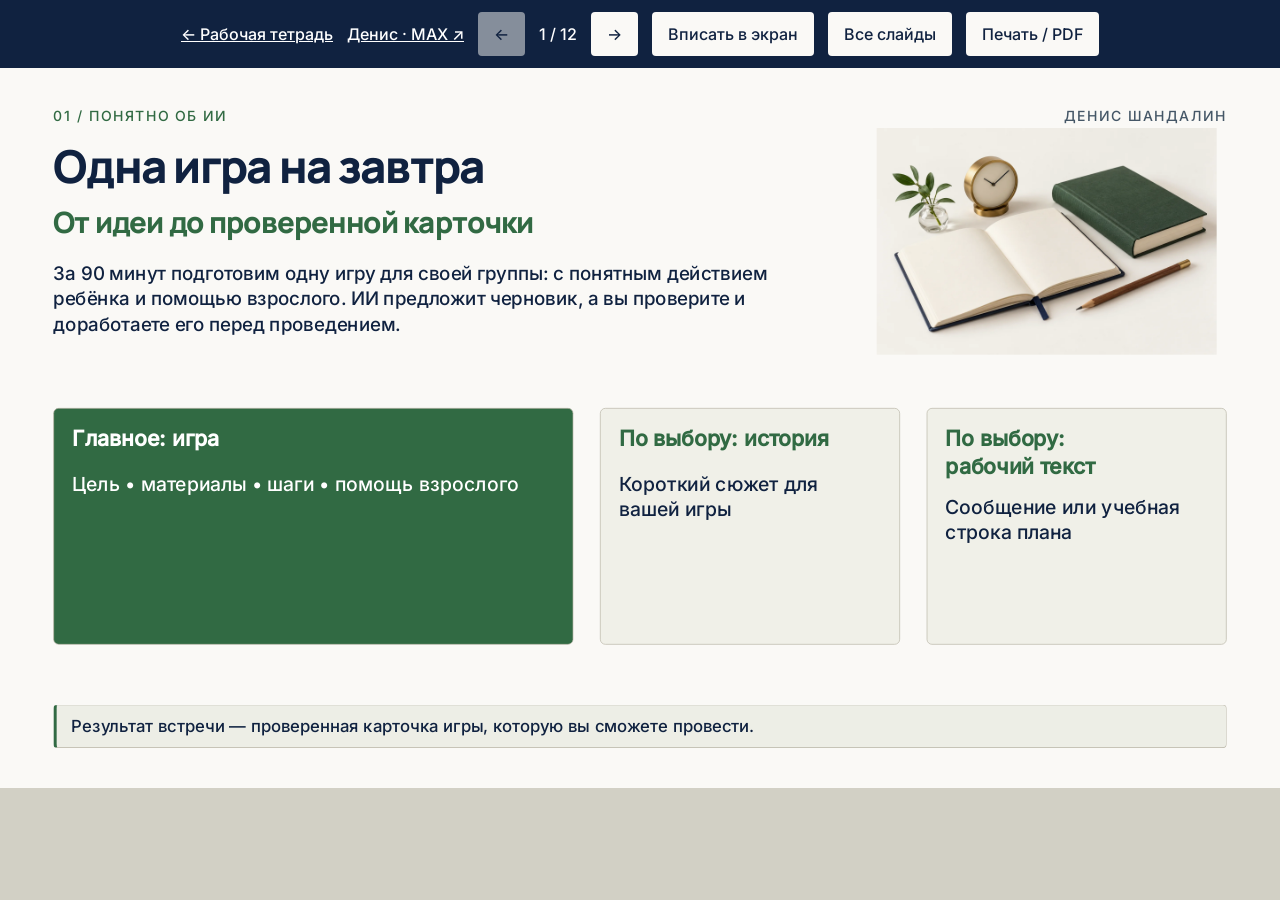
<file: presentation.html>
<!doctype html><html lang="ru"><head><meta charset="utf-8"><meta name="viewport" content="width=device-width,initial-scale=1"><title>12 слайдов · ИИ-помощник воспитателя</title><link rel="stylesheet" href="presentation.css"><script src="presentation.js" defer></script></head><body><nav class="presentation-nav"><a href="index.html#intro-slides">← Рабочая тетрадь</a><a href="https://max.ru/u/f9LHodD0cOKmKhEZQxp7q5VAn-9irEir1c-US0aajUpvyuu728qwkqh1Ca4" target="_blank" rel="noopener noreferrer">Денис · MAX ↗</a><button id="deck-back">←</button><span id="deck-position">1 / 12</span><button id="deck-forward">→</button><button id="deck-fit">Вписать в экран</button><button id="deck-all">Все слайды</button><button onclick="window.print()">Печать / PDF</button></nav><main><section class="export-slide" id="slide-1" data-number="1" aria-label="Слайд 1" style="--accent:#316A43"><span class="slide-kicker">01 / ПОНЯТНО ОБ ИИ</span><span class="slide-presenter">ДЕНИС ШАНДАЛИН</span><h1 style="left:80px;top:110px;width:1180px;height:160px;font-size:68px">Одна игра на завтра</h1><h2 style="left:80px;top:205px;width:1180px;height:65px;font-size:44px">От идеи до проверенной карточки</h2><p class="slide-lead" style="left:80px;top:290px;width:1160px;height:115px;font-size:28px">За 90 минут подготовим одну игру для своей группы: с понятным действием ребёнка и помощью взрослого. ИИ предложит черновик, а вы проверите и доработаете его перед проведением.</p><img class="slide-art" src="assets/academic-v5/slide-01.webp" alt="" aria-hidden="true"><div class="slide-box" style="left:80px;top:510px;width:780px;height:355px;font-size:30px;color:#102240;padding:22px;text-align:left;font-weight:500;line-height:1.3;background:#316A43;border:1px solid #B9B5A6;border-radius:8px;"></div><div class="slide-text" style="left:108px;top:535px;width:724px;height:55px;font-size:32px;color:#FFFFFF;padding:0px;text-align:left;font-weight:800;line-height:1.3;">Главное: игра</div><div class="slide-text" style="left:108px;top:605px;width:724px;height:245px;font-size:29px;color:#FFFFFF;padding:0px;text-align:left;font-weight:500;line-height:1.3;">Цель • материалы • шаги • помощь взрослого</div><div class="slide-box" style="left:900px;top:510px;width:450px;height:355px;font-size:30px;color:#102240;padding:22px;text-align:left;font-weight:500;line-height:1.3;background:#F0F0E8;border:1px solid #B9B5A6;border-radius:8px;"></div><div class="slide-text" style="left:928px;top:535px;width:394px;height:55px;font-size:32px;color:#316A43;padding:0px;text-align:left;font-weight:800;line-height:1.3;">По выбору: история</div><div class="slide-text" style="left:928px;top:605px;width:394px;height:245px;font-size:29px;color:#102240;padding:0px;text-align:left;font-weight:500;line-height:1.3;">Короткий сюжет для вашей игры</div><div class="slide-box" style="left:1390px;top:510px;width:450px;height:355px;font-size:30px;color:#102240;padding:22px;text-align:left;font-weight:500;line-height:1.3;background:#F0F0E8;border:1px solid #B9B5A6;border-radius:8px;"></div><div class="slide-text" style="left:1418px;top:535px;width:394px;height:90px;font-size:32px;color:#316A43;padding:0px;text-align:left;font-weight:800;line-height:1.3;">По выбору:
рабочий текст</div><div class="slide-text" style="left:1418px;top:640px;width:394px;height:200px;font-size:29px;color:#102240;padding:0px;text-align:left;font-weight:500;line-height:1.3;">Сообщение или учебная строка плана</div><p class="slide-takeaway">Результат встречи — проверенная карточка игры, которую вы сможете провести.</p></section><section class="export-slide" id="slide-2" data-number="2" aria-label="Слайд 2" style="--accent:#316A43"><span class="slide-kicker">02 / ПОНЯТНО ОБ ИИ</span><span class="slide-presenter">ДЕНИС ШАНДАЛИН</span><h1 style="left:80px;top:110px;width:1180px;height:160px;font-size:68px">Модель и чат — разные вещи</h1><h2 style="left:80px;top:280px;width:1180px;height:65px;font-size:44px">Разберём три слова</h2><p class="slide-lead" style="left:80px;top:365px;width:1160px;height:115px;font-size:28px">Искусственный интеллект — общее название разных технологий. LLM, большая языковая модель, работает с языком; чат-сервис даёт нам окно для общения с ней и доступные инструменты.</p><img class="slide-art" src="assets/academic-v5/slide-02.webp" alt="" aria-hidden="true"><div class="slide-box" style="left:80px;top:500px;width:1080px;height:375px;font-size:30px;color:#102240;padding:22px;text-align:left;font-weight:500;line-height:1.3;background:#F0F0E8;border:1px solid #B9B5A6;border-radius:8px;"></div><div class="slide-text" style="left:110px;top:520px;width:1010px;height:45px;font-size:29px;color:#316A43;padding:0px;text-align:left;font-weight:800;line-height:1.3;">ИИ: разные задачи — язык, изображения, звук</div><div class="slide-box" style="left:140px;top:585px;width:960px;height:250px;font-size:30px;color:#102240;padding:22px;text-align:left;font-weight:500;line-height:1.3;background:#E4E8DB;border:1px solid #B9B5A6;border-radius:8px;"></div><div class="slide-text" style="left:170px;top:600px;width:900px;height:50px;font-size:29px;color:#316A43;padding:0px;text-align:left;font-weight:500;line-height:1.3;">Модели для языка</div><div class="slide-box" style="left:210px;top:675px;width:820px;height:130px;font-size:30px;color:#102240;padding:22px;text-align:left;font-weight:500;line-height:1.3;background:#316A43;border:1px solid #B9B5A6;border-radius:8px;"></div><div class="slide-text" style="left:240px;top:693px;width:760px;height:45px;font-size:32px;color:#FFFFFF;padding:0px;text-align:left;font-weight:800;line-height:1.3;">LLM — большая языковая модель</div><div class="slide-text" style="left:240px;top:748px;width:760px;height:45px;font-size:28px;color:#FFFFFF;padding:0px;text-align:left;font-weight:500;line-height:1.3;">Создаёт и обрабатывает текст</div><div class="slide-text" style="left:1180px;top:635px;width:90px;height:70px;font-size:48px;color:#316A43;padding:0px;text-align:left;font-weight:500;line-height:1.3;">→</div><div class="slide-box" style="left:1300px;top:545px;width:540px;height:290px;font-size:30px;color:#102240;padding:22px;text-align:left;font-weight:500;line-height:1.3;background:#F0F0E8;border:1px solid #B9B5A6;border-radius:8px;"></div><div class="slide-text" style="left:1328px;top:570px;width:484px;height:55px;font-size:32px;color:#316A43;padding:0px;text-align:left;font-weight:800;line-height:1.3;">Чат-сервис</div><div class="slide-text" style="left:1328px;top:640px;width:484px;height:180px;font-size:29px;color:#102240;padding:0px;text-align:left;font-weight:500;line-height:1.3;">Переписка + модель + доступные инструменты</div><p class="slide-takeaway">Возможности чата зависят от сервиса и подключённых инструментов.</p></section><section class="export-slide" id="slide-3" data-number="3" aria-label="Слайд 3" style="--accent:#316A43"><span class="slide-kicker">03 / ПОНЯТНО ОБ ИИ</span><span class="slide-presenter">ДЕНИС ШАНДАЛИН</span><h1 style="left:80px;top:110px;width:1180px;height:160px;font-size:68px">Обучение и ответ — два процесса</h1><h2 style="left:80px;top:280px;width:1180px;height:65px;font-size:44px">Уточнение в чате добавляет условия</h2><p class="slide-lead" style="left:80px;top:365px;width:1160px;height:115px;font-size:28px">Во время обучения модель настраивают на примерах данных, чтобы она усваивала закономерности. Во время беседы она использует уже обученные параметры и доступный текст разговора, чтобы построить ответ.</p><img class="slide-art" src="assets/academic-v5/slide-03.webp" alt="" aria-hidden="true"><div class="slide-box" style="left:80px;top:495px;width:1760px;height:185px;font-size:30px;color:#102240;padding:22px;text-align:left;font-weight:500;line-height:1.3;background:#F0F0E8;border:1px solid #B9B5A6;border-radius:8px;"></div><div class="slide-text" style="left:110px;top:515px;width:1690px;height:40px;font-size:25px;color:#316A43;padding:0px;text-align:left;font-weight:800;line-height:1.3;">ДО БЕСЕДЫ: ОБУЧЕНИЕ</div><div class="slide-box" style="left:145px;top:573px;width:490px;height:80px;font-size:28px;color:#102240;padding:22px;text-align:left;font-weight:500;line-height:1.3;background:#FFFFFF;border:1px solid #B9B5A6;border-radius:8px;">Примеры данных</div><div class="slide-text" style="left:645px;top:580px;width:65px;height:70px;font-size:42px;color:#316A43;padding:0px;text-align:left;font-weight:500;line-height:1.3;">→</div><div class="slide-box" style="left:715px;top:573px;width:490px;height:80px;font-size:28px;color:#102240;padding:22px;text-align:left;font-weight:500;line-height:1.3;background:#FFFFFF;border:1px solid #B9B5A6;border-radius:8px;">настройка параметров</div><div class="slide-text" style="left:1215px;top:580px;width:65px;height:70px;font-size:42px;color:#316A43;padding:0px;text-align:left;font-weight:500;line-height:1.3;">→</div><div class="slide-box" style="left:1285px;top:573px;width:490px;height:80px;font-size:28px;color:#FFFFFF;padding:22px;text-align:left;font-weight:500;line-height:1.3;background:#316A43;border:1px solid #B9B5A6;border-radius:8px;">обученная модель</div><div class="slide-box" style="left:80px;top:700px;width:1760px;height:185px;font-size:30px;color:#102240;padding:22px;text-align:left;font-weight:500;line-height:1.3;background:#F0F0E8;border:1px solid #B9B5A6;border-radius:8px;"></div><div class="slide-text" style="left:110px;top:720px;width:1690px;height:40px;font-size:25px;color:#316A43;padding:0px;text-align:left;font-weight:800;line-height:1.3;">ВО ВРЕМЯ БЕСЕДЫ: ПРИМЕНЕНИЕ</div><div class="slide-box" style="left:145px;top:778px;width:490px;height:80px;font-size:28px;color:#102240;padding:22px;text-align:left;font-weight:500;line-height:1.3;background:#FFFFFF;border:1px solid #B9B5A6;border-radius:8px;">Запрос + контекст</div><div class="slide-text" style="left:645px;top:785px;width:65px;height:70px;font-size:42px;color:#316A43;padding:0px;text-align:left;font-weight:500;line-height:1.3;">→</div><div class="slide-box" style="left:715px;top:778px;width:490px;height:80px;font-size:28px;color:#102240;padding:22px;text-align:left;font-weight:500;line-height:1.3;background:#FFFFFF;border:1px solid #B9B5A6;border-radius:8px;">создание текста</div><div class="slide-text" style="left:1215px;top:785px;width:65px;height:70px;font-size:42px;color:#316A43;padding:0px;text-align:left;font-weight:500;line-height:1.3;">→</div><div class="slide-box" style="left:1285px;top:778px;width:490px;height:80px;font-size:28px;color:#FFFFFF;padding:22px;text-align:left;font-weight:500;line-height:1.3;background:#316A43;border:1px solid #B9B5A6;border-radius:8px;">черновик</div><div class="slide-text" style="left:80px;top:900px;width:1760px;height:38px;font-size:23px;color:#455767;padding:0px;text-align:left;font-weight:500;line-height:1.3;">Контекст — доступные сообщения и материалы. Картотека на фото — метафора, не база проверенных фактов.</div><p class="slide-takeaway">Хранение и использование переписки зависят от правил сервиса.</p></section><section class="export-slide" id="slide-4" data-number="4" aria-label="Слайд 4" style="--accent:#316A43"><span class="slide-kicker">04 / ПОНЯТНО ОБ ИИ</span><span class="slide-presenter">ДЕНИС ШАНДАЛИН</span><h1 style="left:80px;top:110px;width:1180px;height:160px;font-size:68px">Ответ создаётся по частям</h1><h2 style="left:80px;top:205px;width:1180px;height:65px;font-size:44px">Получается черновик для проверки</h2><p class="slide-lead" style="left:80px;top:290px;width:1160px;height:115px;font-size:28px">Модель последовательно выбирает следующие фрагменты текста с учётом запроса и контекста. Так может получиться связный ответ, но это ещё не подтверждение его правильности.</p><img class="slide-art" src="assets/academic-v5/slide-04.webp" alt="" aria-hidden="true"><div class="slide-box" style="left:80px;top:515px;width:395px;height:275px;font-size:30px;color:#102240;padding:22px;text-align:left;font-weight:500;line-height:1.3;background:#F0F0E8;border:1px solid #B9B5A6;border-radius:8px;"></div><div class="slide-text" style="left:108px;top:540px;width:339px;height:55px;font-size:32px;color:#316A43;padding:0px;text-align:left;font-weight:800;line-height:1.3;">Запрос</div><div class="slide-text" style="left:108px;top:610px;width:339px;height:165px;font-size:29px;color:#102240;padding:0px;text-align:left;font-weight:500;line-height:1.3;">Задача + условия</div><div class="slide-text" style="left:480px;top:600px;width:50px;height:70px;font-size:42px;color:#316A43;padding:0px;text-align:left;font-weight:500;line-height:1.3;">→</div><div class="slide-box" style="left:535px;top:515px;width:395px;height:275px;font-size:30px;color:#102240;padding:22px;text-align:left;font-weight:500;line-height:1.3;background:#F0F0E8;border:1px solid #B9B5A6;border-radius:8px;"></div><div class="slide-text" style="left:563px;top:540px;width:339px;height:55px;font-size:32px;color:#316A43;padding:0px;text-align:left;font-weight:800;line-height:1.3;">Создание текста</div><div class="slide-text" style="left:563px;top:610px;width:339px;height:165px;font-size:29px;color:#102240;padding:0px;text-align:left;font-weight:500;line-height:1.3;">Следующий фрагмент → следующий…</div><div class="slide-text" style="left:935px;top:600px;width:50px;height:70px;font-size:42px;color:#316A43;padding:0px;text-align:left;font-weight:500;line-height:1.3;">→</div><div class="slide-box" style="left:990px;top:515px;width:395px;height:275px;font-size:30px;color:#102240;padding:22px;text-align:left;font-weight:500;line-height:1.3;background:#F0F0E8;border:1px solid #B9B5A6;border-radius:8px;"></div><div class="slide-text" style="left:1018px;top:540px;width:339px;height:55px;font-size:32px;color:#316A43;padding:0px;text-align:left;font-weight:800;line-height:1.3;">Черновик</div><div class="slide-text" style="left:1018px;top:610px;width:339px;height:165px;font-size:29px;color:#102240;padding:0px;text-align:left;font-weight:500;line-height:1.3;">Идея, шаги, реплики</div><div class="slide-text" style="left:1390px;top:600px;width:50px;height:70px;font-size:42px;color:#316A43;padding:0px;text-align:left;font-weight:500;line-height:1.3;">→</div><div class="slide-box" style="left:1445px;top:515px;width:395px;height:275px;font-size:30px;color:#102240;padding:22px;text-align:left;font-weight:500;line-height:1.3;background:#316A43;border:1px solid #B9B5A6;border-radius:8px;"></div><div class="slide-text" style="left:1473px;top:540px;width:339px;height:55px;font-size:32px;color:#FFFFFF;padding:0px;text-align:left;font-weight:800;line-height:1.3;">Педагог</div><div class="slide-text" style="left:1473px;top:610px;width:339px;height:165px;font-size:29px;color:#FFFFFF;padding:0px;text-align:left;font-weight:500;line-height:1.3;">Проверяет → уточняет → адаптирует</div><div class="slide-text" style="left:80px;top:825px;width:1760px;height:55px;font-size:29px;color:#316A43;padding:0px;text-align:left;font-weight:500;line-height:1.3;">↶ Уточните условия и снова проверьте результат</div><div class="slide-text" style="left:80px;top:900px;width:1760px;height:38px;font-size:23px;color:#455767;padding:0px;text-align:left;font-weight:500;line-height:1.3;">Фрагменты называют токенами: это не обязательно целые слова.</div><p class="slide-takeaway">Поиск в интернете — отдельный инструмент; наличие чата не означает, что поиск использован.</p></section><section class="export-slide" id="slide-5" data-number="5" aria-label="Слайд 5" style="--accent:#316A43"><span class="slide-kicker">05 / ПОНЯТНО ОБ ИИ</span><span class="slide-presenter">ДЕНИС ШАНДАЛИН</span><h1 style="left:80px;top:110px;width:1180px;height:160px;font-size:68px">Уверенный ответ может ошибаться</h1><h2 style="left:80px;top:280px;width:1180px;height:65px;font-size:44px">Красивый текст тоже проверяем</h2><p class="slide-lead" style="left:80px;top:365px;width:1160px;height:115px;font-size:28px">Модель может придумать ссылку, перепутать факт или предложить неподходящее действие. Выдуманные либо искажённые сведения, поданные как достоверные, называют «галлюцинациями».</p><img class="slide-art" src="assets/academic-v5/slide-05.webp" alt="" aria-hidden="true"><div class="slide-box" style="left:80px;top:510px;width:850px;height:350px;font-size:30px;color:#102240;padding:22px;text-align:left;font-weight:500;line-height:1.3;background:#F0F0E8;border:1px solid #B9B5A6;border-radius:8px;"></div><div class="slide-text" style="left:108px;top:535px;width:794px;height:55px;font-size:32px;color:#316A43;padding:0px;text-align:left;font-weight:800;line-height:1.3;">Поручаем</div><div class="slide-text" style="left:108px;top:605px;width:794px;height:240px;font-size:29px;color:#102240;padding:0px;text-align:left;font-weight:500;line-height:1.3;">Идеи • упрощение текста • порядок шагов • варианты реплик</div><div class="slide-box" style="left:970px;top:510px;width:870px;height:350px;font-size:30px;color:#102240;padding:22px;text-align:left;font-weight:500;line-height:1.3;background:#F0F0E8;border:1px solid #B9B5A6;border-radius:8px;"></div><div class="slide-text" style="left:998px;top:535px;width:814px;height:55px;font-size:32px;color:#316A43;padding:0px;text-align:left;font-weight:800;line-height:1.3;">Проверяем</div><div class="slide-text" style="left:998px;top:605px;width:814px;height:240px;font-size:29px;color:#102240;padding:0px;text-align:left;font-weight:500;line-height:1.3;">Факты и ссылки • возраст • безопасность • утверждения «по ФГОС»</div><p class="slide-takeaway">Нормативную опору сверяют с первоисточником, а игру — с реальными условиями группы.</p></section><section class="export-slide" id="slide-6" data-number="6" aria-label="Слайд 6" style="--accent:#316A43"><span class="slide-kicker">06 / ПОНЯТНО ОБ ИИ</span><span class="slide-presenter">ДЕНИС ШАНДАЛИН</span><h1 style="left:80px;top:110px;width:1180px;height:160px;font-size:68px">Четыре места в окне чата</h1><h2 style="left:80px;top:280px;width:1180px;height:65px;font-size:44px">Найдите их в своём сервисе</h2><p class="slide-lead" style="left:80px;top:365px;width:1160px;height:115px;font-size:28px">Для первого запроса достаточно найти новый чат, поле ввода, кнопку отправки и область ответа. На схеме показана общая логика: в вашем сервисе кнопки могут выглядеть иначе.</p><img class="slide-art" src="assets/academic-v5/slide-06.webp" alt="" aria-hidden="true"><div class="slide-box" style="left:80px;top:490px;width:270px;height:390px;font-size:30px;color:#102240;padding:22px;text-align:left;font-weight:500;line-height:1.3;background:#F0F0E8;border:1px solid #B9B5A6;border-radius:8px;"></div><div class="slide-box" style="left:105px;top:520px;width:220px;height:90px;font-size:28px;color:#FFFFFF;padding:22px;text-align:left;font-weight:500;line-height:1.3;background:#316A43;border:1px solid #B9B5A6;border-radius:8px;">1. Новый чат</div><div class="slide-text" style="left:105px;top:640px;width:220px;height:130px;font-size:27px;color:#102240;padding:0px;text-align:left;font-weight:500;line-height:1.3;">Начните отдельную задачу</div><div class="slide-box" style="left:380px;top:490px;width:1460px;height:390px;font-size:30px;color:#102240;padding:22px;text-align:left;font-weight:500;line-height:1.3;background:#FFFFFF;border:1px solid #B9B5A6;border-radius:8px;"></div><div class="slide-text" style="left:410px;top:515px;width:1390px;height:55px;font-size:27px;color:#316A43;padding:0px;text-align:left;font-weight:500;line-height:1.3;">Учебная схема: расположение кнопок в сервисах различается</div><div class="slide-box" style="left:900px;top:595px;width:890px;height:100px;font-size:29px;color:#102240;padding:12px;text-align:left;font-weight:500;line-height:1.3;background:#F0F0E8;border:1px solid #B9B5A6;border-radius:8px;">4. Ответ
Прочитайте и проверьте черновик</div><div class="slide-box" style="left:410px;top:745px;width:1030px;height:100px;font-size:29px;color:#102240;padding:12px;text-align:left;font-weight:500;line-height:1.3;background:#F0F0E8;border:1px solid #B9B5A6;border-radius:8px;">2. Поле ввода
Напишите задачу и условия</div><div class="slide-box" style="left:1470px;top:745px;width:330px;height:100px;font-size:28px;color:#FFFFFF;padding:12px;text-align:left;font-weight:500;line-height:1.3;background:#316A43;border:1px solid #B9B5A6;border-radius:8px;">3. Отправить ↑</div><div class="slide-text" style="left:80px;top:900px;width:1760px;height:38px;font-size:23px;color:#455767;padding:0px;text-align:left;font-weight:500;line-height:1.3;">Учебная схема, не скриншот конкретного сервиса.</div><p class="slide-takeaway">Выбор модели, файлы, голос и поиск доступны не во всех сервисах и режимах.</p></section><section class="export-slide" id="slide-7" data-number="7" aria-label="Слайд 7" style="--accent:#316A43"><span class="slide-kicker">07 / ПОНЯТНО ОБ ИИ</span><span class="slide-presenter">ДЕНИС ШАНДАЛИН</span><h1 style="left:80px;top:110px;width:1180px;height:160px;font-size:68px">Продолжайте и уточняйте беседу</h1><h2 style="left:80px;top:280px;width:1180px;height:65px;font-size:44px">Для новой версии не всегда нужен новый чат</h2><p class="slide-lead" style="left:80px;top:365px;width:1160px;height:115px;font-size:28px">Если вы дорабатываете ту же игру, напишите конкретное уточнение в этой беседе. Для отдельной задачи удобно открыть новый чат и снова указать нужные условия.</p><img class="slide-art" src="assets/academic-v5/slide-07.webp" alt="" aria-hidden="true"><div class="slide-box" style="left:80px;top:510px;width:336px;height:335px;font-size:30px;color:#102240;padding:22px;text-align:left;font-weight:500;line-height:1.3;background:#F0F0E8;border:1px solid #B9B5A6;border-radius:8px;"></div><div class="slide-text" style="left:108px;top:535px;width:280px;height:55px;font-size:32px;color:#316A43;padding:0px;text-align:left;font-weight:800;line-height:1.3;">Ввести</div><div class="slide-text" style="left:108px;top:605px;width:280px;height:225px;font-size:29px;color:#102240;padding:0px;text-align:left;font-weight:500;line-height:1.3;">Опишите задачу</div><div class="slide-box" style="left:436px;top:510px;width:336px;height:335px;font-size:30px;color:#102240;padding:22px;text-align:left;font-weight:500;line-height:1.3;background:#F0F0E8;border:1px solid #B9B5A6;border-radius:8px;"></div><div class="slide-text" style="left:464px;top:535px;width:280px;height:55px;font-size:32px;color:#316A43;padding:0px;text-align:left;font-weight:800;line-height:1.3;">Отправить</div><div class="slide-text" style="left:464px;top:605px;width:280px;height:225px;font-size:29px;color:#102240;padding:0px;text-align:left;font-weight:500;line-height:1.3;">Получите черновик</div><div class="slide-box" style="left:792px;top:510px;width:336px;height:335px;font-size:30px;color:#102240;padding:22px;text-align:left;font-weight:500;line-height:1.3;background:#F0F0E8;border:1px solid #B9B5A6;border-radius:8px;"></div><div class="slide-text" style="left:820px;top:535px;width:280px;height:55px;font-size:32px;color:#316A43;padding:0px;text-align:left;font-weight:800;line-height:1.3;">Остановить</div><div class="slide-text" style="left:820px;top:605px;width:280px;height:225px;font-size:29px;color:#102240;padding:0px;text-align:left;font-weight:500;line-height:1.3;">Прервите создание ответа, если кнопка есть</div><div class="slide-box" style="left:1148px;top:510px;width:336px;height:335px;font-size:30px;color:#102240;padding:22px;text-align:left;font-weight:500;line-height:1.3;background:#F0F0E8;border:1px solid #B9B5A6;border-radius:8px;"></div><div class="slide-text" style="left:1176px;top:535px;width:280px;height:55px;font-size:32px;color:#316A43;padding:0px;text-align:left;font-weight:800;line-height:1.3;">Повторить</div><div class="slide-text" style="left:1176px;top:605px;width:280px;height:225px;font-size:29px;color:#102240;padding:0px;text-align:left;font-weight:500;line-height:1.3;">Получите другой вариант, если функция есть</div><div class="slide-box" style="left:1504px;top:510px;width:336px;height:335px;font-size:30px;color:#102240;padding:22px;text-align:left;font-weight:500;line-height:1.3;background:#F0F0E8;border:1px solid #B9B5A6;border-radius:8px;"></div><div class="slide-text" style="left:1532px;top:535px;width:280px;height:55px;font-size:32px;color:#316A43;padding:0px;text-align:left;font-weight:800;line-height:1.3;">Новый чат</div><div class="slide-text" style="left:1532px;top:605px;width:280px;height:225px;font-size:29px;color:#102240;padding:0px;text-align:left;font-weight:500;line-height:1.3;">Начните отдельную задачу</div><div class="slide-text" style="left:80px;top:865px;width:1760px;height:40px;font-size:26px;color:#316A43;padding:0px;text-align:left;font-weight:500;line-height:1.3;">Это независимые действия, а не обязательная последовательность нажатий.</div><p class="slide-takeaway">Повтор не гарантирует точности. Новый чат не означает удаления прежних данных.</p></section><section class="export-slide" id="slide-8" data-number="8" aria-label="Слайд 8" style="--accent:#316A43"><span class="slide-kicker">08 / ПОНЯТНО ОБ ИИ</span><span class="slide-presenter">ДЕНИС ШАНДАЛИН</span><h1 style="left:80px;top:110px;width:1180px;height:160px;font-size:68px">Промпт — понятное задание</h1><h2 style="left:80px;top:205px;width:1180px;height:65px;font-size:44px">Четыре опоры хорошего запроса</h2><p class="slide-lead" style="left:80px;top:290px;width:1160px;height:115px;font-size:28px">Промпт — это запрос, в котором вы объясняете, что нужно получить и при каких условиях. Чем яснее задача, возраст, материалы и формат, тем легче проверить ответ.</p><img class="slide-art" src="assets/academic-v5/slide-08.webp" alt="" aria-hidden="true"><div class="slide-box" style="left:80px;top:490px;width:860px;height:185px;font-size:30px;color:#102240;padding:22px;text-align:left;font-weight:500;line-height:1.3;background:#F0F0E8;border:1px solid #B9B5A6;border-radius:8px;"></div><div class="slide-text" style="left:108px;top:515px;width:804px;height:55px;font-size:32px;color:#316A43;padding:0px;text-align:left;font-weight:800;line-height:1.3;">1. Задача</div><div class="slide-text" style="left:108px;top:585px;width:804px;height:75px;font-size:29px;color:#102240;padding:0px;text-align:left;font-weight:500;line-height:1.3;">Что подготовить: игру, историю, сообщение?</div><div class="slide-box" style="left:980px;top:490px;width:860px;height:185px;font-size:30px;color:#102240;padding:22px;text-align:left;font-weight:500;line-height:1.3;background:#F0F0E8;border:1px solid #B9B5A6;border-radius:8px;"></div><div class="slide-text" style="left:1008px;top:515px;width:804px;height:55px;font-size:32px;color:#316A43;padding:0px;text-align:left;font-weight:800;line-height:1.3;">2. Возраст и контекст</div><div class="slide-text" style="left:1008px;top:585px;width:804px;height:75px;font-size:29px;color:#102240;padding:0px;text-align:left;font-weight:500;line-height:1.3;">Для кого, где и с какой помощью?</div><div class="slide-box" style="left:80px;top:695px;width:860px;height:185px;font-size:30px;color:#102240;padding:22px;text-align:left;font-weight:500;line-height:1.3;background:#F0F0E8;border:1px solid #B9B5A6;border-radius:8px;"></div><div class="slide-text" style="left:108px;top:720px;width:804px;height:55px;font-size:32px;color:#316A43;padding:0px;text-align:left;font-weight:800;line-height:1.3;">3. Материалы и границы</div><div class="slide-text" style="left:108px;top:790px;width:804px;height:75px;font-size:29px;color:#102240;padding:0px;text-align:left;font-weight:500;line-height:1.3;">Что есть и чего нужно избегать?</div><div class="slide-box" style="left:980px;top:695px;width:860px;height:185px;font-size:30px;color:#102240;padding:22px;text-align:left;font-weight:500;line-height:1.3;background:#F0F0E8;border:1px solid #B9B5A6;border-radius:8px;"></div><div class="slide-text" style="left:1008px;top:720px;width:804px;height:55px;font-size:32px;color:#316A43;padding:0px;text-align:left;font-weight:800;line-height:1.3;">4. Формат</div><div class="slide-text" style="left:1008px;top:790px;width:804px;height:75px;font-size:29px;color:#102240;padding:0px;text-align:left;font-weight:500;line-height:1.3;">Какие разделы нужны в ответе?</div><p class="slide-takeaway">Роль необязательна. Условия вашей группы и проверка важнее «волшебной» формулировки.</p></section><section class="export-slide" id="slide-9" data-number="9" aria-label="Слайд 9" style="--accent:#316A43"><span class="slide-kicker">09 / ПОНЯТНО ОБ ИИ</span><span class="slide-presenter">ДЕНИС ШАНДАЛИН</span><h1 style="left:80px;top:110px;width:1180px;height:160px;font-size:68px">Соберём запрос из четырёх частей</h1><h2 style="left:80px;top:280px;width:1180px;height:65px;font-size:44px">Пример для детей 3–4 лет</h2><p class="slide-lead" style="left:80px;top:365px;width:1160px;height:115px;font-size:28px">Каждая строка отвечает на один вопрос из конструктора. Замените возраст, условия и материалы на свои, сохранив понятный формат результата.</p><img class="slide-art" src="assets/academic-v5/slide-09.webp" alt="" aria-hidden="true"><div class="slide-box" style="left:80px;top:490px;width:1760px;height:83px;font-size:30px;color:#102240;padding:22px;text-align:left;font-weight:500;line-height:1.3;background:#F0F0E8;border:1px solid #B9B5A6;border-radius:8px;"></div><div class="slide-text" style="left:110px;top:514px;width:285px;height:40px;font-size:29px;color:#316A43;padding:0px;text-align:left;font-weight:800;line-height:1.3;">Задача</div><div class="slide-text" style="left:410px;top:510px;width:1390px;height:55px;font-size:28px;color:#102240;padding:0px;text-align:left;font-weight:500;line-height:1.3;">Предложи спокойную совместную игру.</div><div class="slide-box" style="left:80px;top:588px;width:1760px;height:83px;font-size:30px;color:#102240;padding:22px;text-align:left;font-weight:500;line-height:1.3;background:#FFFFFF;border:1px solid #B9B5A6;border-radius:8px;"></div><div class="slide-text" style="left:110px;top:612px;width:285px;height:40px;font-size:29px;color:#316A43;padding:0px;text-align:left;font-weight:800;line-height:1.3;">Контекст</div><div class="slide-text" style="left:410px;top:608px;width:1390px;height:55px;font-size:28px;color:#102240;padding:0px;text-align:left;font-weight:500;line-height:1.3;">Дети 3–4 лет, небольшая группа в комнате. Проводит воспитатель.</div><div class="slide-box" style="left:80px;top:686px;width:1760px;height:83px;font-size:30px;color:#102240;padding:22px;text-align:left;font-weight:500;line-height:1.3;background:#F0F0E8;border:1px solid #B9B5A6;border-radius:8px;"></div><div class="slide-text" style="left:110px;top:710px;width:285px;height:40px;font-size:29px;color:#316A43;padding:0px;text-align:left;font-weight:800;line-height:1.3;">Условия</div><div class="slide-text" style="left:410px;top:706px;width:1390px;height:55px;font-size:28px;color:#102240;padding:0px;text-align:left;font-weight:500;line-height:1.3;">Один крупный мягкий мяч. Без соревнования. Можно действовать или наблюдать.</div><div class="slide-box" style="left:80px;top:784px;width:1760px;height:83px;font-size:30px;color:#102240;padding:22px;text-align:left;font-weight:500;line-height:1.3;background:#FFFFFF;border:1px solid #B9B5A6;border-radius:8px;"></div><div class="slide-text" style="left:110px;top:808px;width:285px;height:40px;font-size:29px;color:#316A43;padding:0px;text-align:left;font-weight:800;line-height:1.3;">Формат</div><div class="slide-text" style="left:410px;top:804px;width:1390px;height:55px;font-size:28px;color:#102240;padding:0px;text-align:left;font-weight:500;line-height:1.3;">Название, цель, три шага, реплики взрослого, упрощение и проверки.</div><div class="slide-text" style="left:80px;top:900px;width:1760px;height:38px;font-size:23px;color:#455767;padding:0px;text-align:left;font-weight:500;line-height:1.3;">Материал для примера выбран заранее; его пригодность проверяет педагог.</div><p class="slide-takeaway">Даже подробный запрос даёт черновик, который нужно проверить до игры.</p></section><section class="export-slide" id="slide-10" data-number="10" aria-label="Слайд 10" style="--accent:#316A43"><span class="slide-kicker">10 / ПОНЯТНО ОБ ИИ</span><span class="slide-presenter">ДЕНИС ШАНДАЛИН</span><h1 style="left:80px;top:110px;width:1180px;height:160px;font-size:68px">Заменяйте общие слова условиями</h1><h2 style="left:80px;top:280px;width:1180px;height:65px;font-size:44px">Так результат легче оценить</h2><p class="slide-lead" style="left:80px;top:365px;width:1160px;height:115px;font-size:28px">Слова «хорошая» и «интересная» не объясняют, какая игра нужна вашей группе. Укажите наблюдаемое действие, возраст и ограничения: тогда будет понятно, подходит ли ответ.</p><img class="slide-art" src="assets/academic-v5/slide-10.webp" alt="" aria-hidden="true"><div class="slide-box" style="left:80px;top:510px;width:580px;height:280px;font-size:30px;color:#102240;padding:22px;text-align:left;font-weight:500;line-height:1.3;background:#F0F0E8;border:1px solid #B9B5A6;border-radius:8px;"></div><div class="slide-text" style="left:108px;top:535px;width:524px;height:55px;font-size:32px;color:#316A43;padding:0px;text-align:left;font-weight:800;line-height:1.3;">Общий запрос</div><div class="slide-text" style="left:108px;top:605px;width:524px;height:170px;font-size:29px;color:#102240;padding:0px;text-align:left;font-weight:500;line-height:1.3;">«Придумай интересную игру».</div><div class="slide-text" style="left:690px;top:600px;width:80px;height:70px;font-size:48px;color:#316A43;padding:0px;text-align:left;font-weight:500;line-height:1.3;">→</div><div class="slide-box" style="left:810px;top:510px;width:1030px;height:280px;font-size:30px;color:#102240;padding:22px;text-align:left;font-weight:500;line-height:1.3;background:#F0F0E8;border:1px solid #B9B5A6;border-radius:8px;"></div><div class="slide-text" style="left:838px;top:535px;width:974px;height:55px;font-size:32px;color:#316A43;padding:0px;text-align:left;font-weight:800;line-height:1.3;">Конкретный запрос</div><div class="slide-text" style="left:838px;top:605px;width:974px;height:170px;font-size:29px;color:#102240;padding:0px;text-align:left;font-weight:500;line-height:1.3;">«Для детей 2–3 лет: прокатываем крупный мягкий мяч взрослому. Одно действие, без соревнования. Дай три шага».</div><div class="slide-text" style="left:80px;top:825px;width:1760px;height:55px;font-size:29px;color:#316A43;padding:0px;text-align:left;font-weight:500;line-height:1.3;">Теперь можно проверить: Возраст • действие • условия • формат</div><p class="slide-takeaway">Длина запроса не заменяет ясности. Фраза «по ФГОС» не заменяет сверки с источником.</p></section><section class="export-slide" id="slide-11" data-number="11" aria-label="Слайд 11" style="--accent:#316A43"><span class="slide-kicker">11 / ПОНЯТНО ОБ ИИ</span><span class="slide-presenter">ДЕНИС ШАНДАЛИН</span><h1 style="left:80px;top:110px;width:1180px;height:160px;font-size:68px">Исправляйте понятную проблему</h1><h2 style="left:80px;top:280px;width:1180px;height:65px;font-size:44px">Удачную часть можно сохранить</h2><p class="slide-lead" style="left:80px;top:365px;width:1160px;height:115px;font-size:28px">Первый ответ не обязан стать итоговым вариантом. Назовите, что сохранить и что изменить, затем сравните новую версию с вашей задачей.</p><img class="slide-art" src="assets/academic-v5/slide-11.webp" alt="" aria-hidden="true"><div class="slide-box" style="left:80px;top:510px;width:540px;height:350px;font-size:30px;color:#102240;padding:22px;text-align:left;font-weight:500;line-height:1.3;background:#F0F0E8;border:1px solid #B9B5A6;border-radius:8px;"></div><div class="slide-text" style="left:108px;top:535px;width:484px;height:55px;font-size:32px;color:#316A43;padding:0px;text-align:left;font-weight:800;line-height:1.3;">Заметили</div><div class="slide-text" style="left:108px;top:605px;width:484px;height:240px;font-size:29px;color:#102240;padding:0px;text-align:left;font-weight:500;line-height:1.3;">Взрослому предлагают дать три инструкции сразу.</div><div class="slide-text" style="left:630px;top:635px;width:50px;height:70px;font-size:44px;color:#316A43;padding:0px;text-align:left;font-weight:500;line-height:1.3;">→</div><div class="slide-box" style="left:690px;top:510px;width:540px;height:350px;font-size:30px;color:#102240;padding:22px;text-align:left;font-weight:500;line-height:1.3;background:#F0F0E8;border:1px solid #B9B5A6;border-radius:8px;"></div><div class="slide-text" style="left:718px;top:535px;width:484px;height:55px;font-size:32px;color:#316A43;padding:0px;text-align:left;font-weight:800;line-height:1.3;">Уточнили</div><div class="slide-text" style="left:718px;top:605px;width:484px;height:240px;font-size:29px;color:#102240;padding:0px;text-align:left;font-weight:500;line-height:1.3;">«Сохрани мяч и корзину. Оставь одно действие за раз и короткую реплику».</div><div class="slide-text" style="left:1240px;top:635px;width:50px;height:70px;font-size:44px;color:#316A43;padding:0px;text-align:left;font-weight:500;line-height:1.3;">→</div><div class="slide-box" style="left:1300px;top:510px;width:540px;height:350px;font-size:30px;color:#102240;padding:22px;text-align:left;font-weight:500;line-height:1.3;background:#F0F0E8;border:1px solid #B9B5A6;border-radius:8px;"></div><div class="slide-text" style="left:1328px;top:535px;width:484px;height:55px;font-size:32px;color:#316A43;padding:0px;text-align:left;font-weight:800;line-height:1.3;">Проверили</div><div class="slide-text" style="left:1328px;top:605px;width:484px;height:240px;font-size:29px;color:#102240;padding:0px;text-align:left;font-weight:500;line-height:1.3;">Сохранилась ли цель? Понятно ли действие? Есть ли помощь взрослого?</div><p class="slide-takeaway">Самопроверка модели может помочь, но не заменяет проверку педагога.</p></section><section class="export-slide" id="slide-12" data-number="12" aria-label="Слайд 12" style="--accent:#316A43"><span class="slide-kicker">12 / ПОНЯТНО ОБ ИИ</span><span class="slide-presenter">ДЕНИС ШАНДАЛИН</span><h1 style="left:80px;top:110px;width:1180px;height:160px;font-size:68px">Без данных детей</h1><h2 style="left:80px;top:205px;width:1180px;height:65px;font-size:44px">С проверкой педагога</h2><p class="slide-lead" style="left:80px;top:290px;width:1160px;height:115px;font-size:28px">Для подготовки опишите общие условия: возраст, количество участников, помещение и материалы. Не передавайте имена, фото, голоса, сведения о здоровье и индивидуальные записи о детях.</p><img class="slide-art" src="assets/academic-v5/slide-12.webp" alt="" aria-hidden="true"><div class="slide-box" style="left:80px;top:510px;width:540px;height:350px;font-size:30px;color:#102240;padding:22px;text-align:left;font-weight:500;line-height:1.3;background:#F0F0E8;border:1px solid #B9B5A6;border-radius:8px;"></div><div class="slide-text" style="left:108px;top:535px;width:484px;height:55px;font-size:32px;color:#316A43;padding:0px;text-align:left;font-weight:800;line-height:1.3;">До отправки</div><div class="slide-text" style="left:108px;top:605px;width:484px;height:240px;font-size:29px;color:#102240;padding:0px;text-align:left;font-weight:500;line-height:1.3;">Уберите личные сведения о детях и семьях</div><div class="slide-text" style="left:630px;top:635px;width:50px;height:70px;font-size:44px;color:#316A43;padding:0px;text-align:left;font-weight:500;line-height:1.3;">→</div><div class="slide-box" style="left:690px;top:510px;width:540px;height:350px;font-size:30px;color:#102240;padding:22px;text-align:left;font-weight:500;line-height:1.3;background:#F0F0E8;border:1px solid #B9B5A6;border-radius:8px;"></div><div class="slide-text" style="left:718px;top:535px;width:484px;height:55px;font-size:32px;color:#316A43;padding:0px;text-align:left;font-weight:800;line-height:1.3;">После ответа</div><div class="slide-text" style="left:718px;top:605px;width:484px;height:240px;font-size:29px;color:#102240;padding:0px;text-align:left;font-weight:500;line-height:1.3;">Проверьте возраст, цель, предметы, факты и организацию</div><div class="slide-text" style="left:1240px;top:635px;width:50px;height:70px;font-size:44px;color:#316A43;padding:0px;text-align:left;font-weight:500;line-height:1.3;">→</div><div class="slide-box" style="left:1300px;top:510px;width:540px;height:350px;font-size:30px;color:#102240;padding:22px;text-align:left;font-weight:500;line-height:1.3;background:#F0F0E8;border:1px solid #B9B5A6;border-radius:8px;"></div><div class="slide-text" style="left:1328px;top:535px;width:484px;height:55px;font-size:32px;color:#316A43;padding:0px;text-align:left;font-weight:800;line-height:1.3;">С детьми</div><div class="slide-text" style="left:1328px;top:605px;width:484px;height:240px;font-size:29px;color:#102240;padding:0px;text-align:left;font-weight:500;line-height:1.3;">Ведите живую игру и помогайте по ситуации</div><div class="slide-text" style="left:80px;top:900px;width:1760px;height:38px;font-size:23px;color:#455767;padding:0px;text-align:left;font-weight:500;line-height:1.3;">Сервисом пользуется взрослый; детская игра проходит с предметами и педагогом, без экрана.</div><p class="slide-takeaway">Перед проведением решение о пригодности игры принимает педагог.</p></section></main></body></html>
</file>
<file: styles.css>
:root{--paper:#FFFFFF;--ink:#002060;--muted:#536176;--sage:#E5EFFF;--line:#D8E1F0;--terra:#0047FF;--white:#FFFFFF;--serif:Inter,Montserrat,"Golos Text",Arial,sans-serif}*{box-sizing:border-box}html{scroll-behavior:smooth;scroll-padding-top:105px}body{margin:0;background:var(--paper);color:var(--ink);font-family:Inter,Montserrat,"Golos Text",Arial,sans-serif;font-size:17px;line-height:1.6}a{color:inherit;text-underline-offset:5px}a:hover{color:var(--terra)}button,input,textarea,select{font:inherit}button,a,input,textarea,select,summary{-webkit-tap-highlight-color:transparent}button{cursor:pointer}button:focus-visible,a:focus-visible,summary:focus-visible,input:focus-visible,select:focus-visible,textarea:focus-visible{outline:3px solid #FF8901;outline-offset:4px}[hidden]{display:none!important}h1,h2,h3,p{margin-top:0}h1,h2{font-family:var(--serif);font-weight:400;line-height:1.08;letter-spacing:-.035em}h1{font-size:clamp(58px,6.4vw,98px);margin:24px 0}h1 em{font-weight:400;font-style:italic;color:#0047FF}h2{font-size:clamp(35px,4vw,58px);margin:18px 0 34px}h3{font-size:22px;line-height:1.3;letter-spacing:-.02em}p{margin-bottom:20px}small,.small{font-size:14px;color:var(--muted)}.skip{position:absolute;top:-100px;z-index:20;background:white;padding:15px}.skip:focus{top:0}.topbar{height:88px;display:flex;align-items:center;justify-content:space-between;gap:20px;padding:0 4.5%;border-bottom:1px solid var(--line);background:rgba(255,255,255,.98);position:sticky;top:0;z-index:10}.brand{font-weight:700;text-decoration:none;white-space:nowrap;font-size:16px;display:flex;align-items:center;gap:10px}.brand-icon{display:grid;place-items:center;background:var(--ink);color:var(--paper);width:32px;height:32px;border-radius:50%;font-family:var(--serif);font-size:26px;font-style:italic}.topbar nav{display:flex;gap:25px;font-size:14px}.topbar nav a{text-decoration:none}.quiet{border:1px solid #A8BBDC;color:var(--ink);padding:11px 17px;border-radius:7px;background:transparent;min-height:46px;font-size:14px}.quiet:hover{background:var(--sage)}.button{background:var(--ink);color:var(--white);padding:16px 23px;display:inline-flex;align-items:center;justify-content:center;gap:28px;border-radius:7px;border:1px solid var(--ink);font-size:16px;text-decoration:none;min-height:54px;font-weight:600}.button:hover{background:#0038CC;color:white}.text-link{font-size:15px;font-weight:600}.intro{max-width:1280px;margin:auto;padding:28px 3% 25px;display:grid;grid-template-columns:130px 1fr auto;gap:24px;border-bottom:1px solid var(--line);align-items:center}.intro-label{font-size:10px;letter-spacing:.12em;color:var(--muted)}.intro strong{font-size:14px}.intro p{font-size:13px;line-height:1.5;max-width:750px;margin:4px 0 0;color:var(--muted)}.intro>a{font-size:12px;white-space:nowrap}.hero{max-width:1380px;margin:auto;padding:65px 4.5% 60px;display:grid;grid-template-columns:1fr 1fr;gap:35px;align-items:center}.eyebrow{font-size:11px;letter-spacing:.13em;font-weight:600;display:flex;align-items:center;gap:9px}.dot{height:7px;width:7px;border-radius:50%;background:var(--terra)}.hero-lead{font-size:18px;color:#536176;line-height:1.6;margin-bottom:30px}.hero-actions{display:flex;align-items:center;gap:24px;flex-wrap:wrap}.hero-facts{display:flex;gap:38px;margin-top:40px;padding-top:22px;border-top:1px solid var(--line);max-width:450px}.hero-facts>div{display:flex;flex-direction:column}.hero-facts strong{font-family:var(--serif);font-weight:400;font-size:36px;line-height:1.2}.hero-facts span{font-size:11px;color:var(--muted)}.hero-art{position:relative;min-width:0}.hero-art>img{width:100%;height:540px;object-fit:cover;object-position:right center;border-radius:110px 12px 12px 12px;display:block}.art-note{position:absolute;bottom:25px;left:-18px;background:var(--white);padding:23px 29px;box-shadow:0 10px 30px #00206010;transform:rotate(-3deg);border-radius:4px}.art-note span{font-size:10px;letter-spacing:.08em;color:var(--muted);display:block;margin-bottom:8px}.art-note strong{font-family:var(--serif);font-size:23px;line-height:1.2;font-weight:400}.safety-strip{background:var(--sage);padding:23px 6%;display:flex;gap:35px;justify-content:center;align-items:center;border-block:1px solid var(--line)}.safety-strip>span{font-size:12px;white-space:nowrap;font-weight:600;border:1px solid #A8BBDC;border-radius:30px;padding:7px 16px}.safety-strip p{font-size:14px;line-height:1.5;max-width:850px;margin:0}.section{max-width:1200px;padding:85px 30px;margin:auto;border-bottom:1px solid var(--line)}.section-head{max-width:950px}.section-lead{max-width:800px;font-size:18px;color:var(--muted)}.card{background:var(--white);border:1px solid var(--line);border-radius:12px;padding:29px}.outcome-grid,.models-grid{display:grid;grid-template-columns:repeat(3,1fr);gap:18px}.card-no{color:var(--terra);font-size:13px;font-weight:600;display:inline-block;margin-bottom:27px}.card p{font-size:15px;line-height:1.6;color:var(--muted);margin-bottom:0}.section-note{color:var(--muted);font-size:14px;max-width:850px;margin:25px 0}.wide-details{border:1px solid var(--line);border-radius:9px;margin-top:18px;background:#ffffff35}.wide-details>summary{padding:22px 25px;font-weight:600;cursor:pointer;font-size:16px}.wide-details>.prose{padding:0 25px 22px}.prose{font-size:16px;line-height:1.7}.prose p{margin:0 0 18px}.prose li{margin:7px 0}.prose h3{margin-top:30px}.prose table{border-collapse:collapse;width:100%;font-size:14px;margin-bottom:25px}.prose td,.prose th{padding:16px 14px;text-align:left;vertical-align:top;border-bottom:1px solid var(--line);min-width:130px}.prose th{background:var(--sage);font-weight:600}.table-wrap{overflow-x:auto}.route-intro{display:flex;gap:30px;justify-content:space-between;align-items:flex-start;margin-bottom:25px}.route-intro p{max-width:700px;color:var(--muted)}.route-intro button{flex-shrink:0}.lesson-step{border-top:1px solid var(--line)}.lesson-step:last-child{border-bottom:1px solid var(--line)}.lesson-step>summary{list-style:none;display:flex;gap:27px;align-items:center;padding:25px 10px;cursor:pointer}.lesson-step>summary::-webkit-details-marker{display:none}.step-time{min-width:135px;font-size:13px;color:var(--muted);font-variant-numeric:tabular-nums}.step-time small{display:block;font-size:11px}.step-title{font-size:20px;flex:1;font-weight:500;line-height:1.4}.expand{font-size:27px;font-weight:300;width:30px;text-align:center}.lesson-step[open] .expand{transform:rotate(45deg)}.lesson-body{padding:0 45px 30px 172px}.creative-step{background:#E5EFFF;border-radius:8px;padding-inline:12px}.tag{display:inline-block;background:var(--sage);padding:5px 10px;border-radius:20px;font-size:10px;letter-spacing:.03em;margin-bottom:20px}.model{display:flex;flex-direction:column}.model p{flex:1;margin-bottom:20px}.model a{font-size:14px}.qr-row{display:flex;gap:20px;margin-top:30px;justify-content:center}.qr-card{display:flex;align-items:center;flex-direction:column;padding:20px 30px;background:var(--white);border:1px solid var(--line);border-radius:10px;text-decoration:none;flex:1;max-width:280px}.qr-card img{background:white;width:144px;height:144px}.qr-card strong{font-size:17px;margin-top:13px}.qr-card span{font-size:12px;color:var(--muted)}.builder-grid{display:grid;grid-template-columns:1fr 1fr;gap:22px}.form-row{display:grid;grid-template-columns:1fr 1fr;gap:16px}label{display:block;font-size:13px;font-weight:600;margin-bottom:17px}input,select,textarea{display:block;width:100%;border:1px solid #A8BBDC;padding:12px;border-radius:6px;background:#FFFFFF;color:var(--ink);margin-top:6px;font-size:15px;min-height:46px}textarea{resize:vertical;line-height:1.6}input[type=checkbox]{accent-color:var(--ink)}.output-head{display:flex;align-items:center;justify-content:space-between;gap:10px;margin-bottom:16px}.output-head .tag{margin:0}.prompt-output{background:var(--sage)}#generated{background:transparent;border-color:#A8BBDC;font-size:15px;min-height:420px;margin-bottom:18px}.filterbar{display:grid;grid-template-columns:2fr 1fr 1fr auto;gap:15px;align-items:end}.filterbar label{margin:0}.filterbar button{margin-bottom:0}#filter-count{margin-top:18px}.prompt-grid{display:grid;grid-template-columns:repeat(2,1fr);gap:18px}.prompt-card{display:flex;flex-direction:column}.prompt-meta{display:flex;justify-content:space-between;align-items:center;font-size:11px;color:var(--muted);gap:10px;margin-bottom:18px}.prompt-meta .card-no{margin:0}.prompt-card .prompt-preview{margin-bottom:18px}.prompt-card h3{font-size:21px;min-height:54px}.prompt-card details{font-size:14px;margin:0 0 18px}.prompt-card summary{cursor:pointer;color:var(--ink);font-weight:600;min-height:40px}.prompt-text{white-space:pre-wrap;font-size:15px;line-height:1.7;margin-top:12px}.prompt-card>button{align-self:flex-start;margin-top:auto}.examples-grid{display:grid;grid-template-columns:1fr 1fr;gap:20px}.examples-grid .card:first-child{grid-column:1/-1;background:var(--sage)}.examples-grid p{margin-bottom:18px}.check-grid{display:grid;grid-template-columns:1fr 1.4fr;gap:60px}.check-count{display:flex;flex-direction:column;margin-top:30px}.check-count strong{font-family:var(--serif);font-size:64px;font-weight:400}.check-count span{font-size:14px;color:var(--muted)}.check-item{display:flex;gap:15px;padding-bottom:18px;border-bottom:1px solid var(--line);align-items:flex-start;font-weight:400;font-size:15px}.check-item input{width:20px;height:20px;min-height:20px;flex-shrink:0;margin-top:3px}.quiz{margin-top:35px}.quiz-options{display:grid;gap:10px;margin-top:22px}.quiz-options button{padding:17px;text-align:left;border:1px solid #A8BBDC;border-radius:7px;background:transparent;color:var(--ink);font-size:15px}.quiz-options button:hover{background:var(--sage)}.quiz-options button.selected{border:2px solid var(--ink);background:var(--sage)}#quiz-feedback:not(:empty){margin-top:20px;color:var(--ink);font-weight:600}.resource-grid{display:grid;grid-template-columns:1fr 1fr;gap:20px;margin:30px 0}.resource{text-decoration:none}.resource>span{font-size:11px;color:var(--terra)}.resource h3{margin-top:14px}.community{max-width:1140px;margin:70px auto;background:var(--ink);color:var(--paper);padding:60px;border-radius:18px;display:flex;align-items:center;justify-content:space-between;gap:60px}.community h2{margin-bottom:25px}.community p{max-width:600px;color:#E5EFFF}.light{background:var(--paper);color:var(--ink);border-color:var(--paper)}.community-qr{display:flex;flex-direction:column;align-items:center;gap:15px;text-decoration:none;color:var(--paper);text-align:center;font-size:12px}.community-qr:hover{color:var(--paper)}.community-qr img{background:white;border-radius:10px;padding:8px;width:200px;height:200px}footer{max-width:1200px;margin:auto;padding:20px 30px 50px;display:flex;justify-content:space-between;gap:30px;font-size:14px}footer p{color:var(--muted);font-size:12px;margin-top:7px}#toast{position:fixed;bottom:24px;left:50%;transform:translateX(-50%);padding:0;background:var(--ink);color:white;border-radius:8px;z-index:40;max-width:90vw;text-align:center;font-size:14px}#toast:not(:empty){padding:13px 22px}.projector-controls{display:none}.projecting .topbar nav,.projecting .intro,.projecting .hero,.projecting .safety-strip,.projecting main>.section:not(#route),.projecting .community,.projecting footer{display:none}.projecting #route{max-width:1400px;padding-top:30px}.projecting #route .section-head,.projecting .route-intro,.projecting #route>.section-note{display:none}.projecting .projector-controls{display:flex;gap:20px;align-items:center;justify-content:center;margin-bottom:30px}.projecting .lesson-step{display:none}.projecting .lesson-step.active-slide{display:block}.projecting .lesson-body{font-size:24px;padding:15px 30px 30px}.projecting .step-title{font-size:30px}.projecting .step-time{font-size:20px}.projecting .step-time small{font-size:17px}.projecting .lesson-step summary{pointer-events:none}.projecting .expand{display:none}.support-art{width:100%;max-height:330px;object-fit:cover;border-radius:12px;margin:20px 0}
@media(min-width:1500px){.topbar{padding-inline:calc((100vw - 1280px)/2)}}@media(max-width:1050px){.topbar nav{gap:13px}.topbar nav a{font-size:12px}.hero-art>img{height:480px}.hero{gap:25px}.intro{grid-template-columns:100px 1fr}.intro>a{grid-column:2}.community{margin-inline:30px}.lesson-body{padding-left:30px}.models-grid{grid-template-columns:repeat(2,1fr)}}@media(max-width:760px){body{font-size:16px}.topbar{height:72px;padding-inline:20px}.brand{font-size:13px}.topbar nav{display:none}.topbar .quiet{font-size:12px;padding:9px 12px}.intro{margin-inline:20px;padding:20px 0;display:block}.intro-label{margin-bottom:7px}.intro strong{font-size:13px}.intro>a{display:inline-block;margin-top:10px}.hero{padding:36px 23px 40px;grid-template-columns:1fr;gap:35px}h1{font-size:clamp(49px,14vw,65px);line-height:1.03;margin:23px 0}.hero-lead{font-size:17px}.hero-art>img{height:auto;aspect-ratio:1.5;object-fit:cover;border-radius:60px 8px 8px 8px}.art-note{left:12px;bottom:15px;padding:15px 20px}.art-note strong{font-size:21px}.hero-facts{gap:35px;margin-top:30px}.safety-strip{display:block;padding:23px}.safety-strip>span{display:inline-block;margin-bottom:12px}.section{padding:55px 22px}.outcome-grid,.models-grid,.builder-grid,.prompt-grid,.examples-grid,.check-grid,.resource-grid{grid-template-columns:1fr}.examples-grid .card:first-child{grid-column:auto}.card{padding:23px}.card-no{margin-bottom:18px}.route-intro{display:block}.route-intro button{margin-bottom:15px}.step-time{min-width:93px;font-size:11px}.step-title{font-size:17px}.lesson-step>summary{gap:13px;padding:20px 3px}.lesson-body{padding:0 10px 23px;font-size:15px}.creative-step{padding-inline:7px}.wide-details>summary{padding:19px;font-size:15px}.wide-details>.prose{padding:0 18px 20px}.qr-row{gap:10px;flex-wrap:wrap}.qr-card{min-width:145px;padding:15px;max-width:none}.qr-card img{width:124px;height:124px}.form-row{grid-template-columns:1fr}.filterbar{grid-template-columns:1fr 1fr;gap:12px}.filterbar label:first-child{grid-column:1/-1}.filterbar button{grid-column:1/-1}.prompt-card h3{min-height:0}.check-grid{gap:20px}.check-count{margin-top:0}.community{display:block;margin:40px 18px;padding:34px 25px}.community h2{font-size:42px}.community-qr{margin-top:35px}.community-qr img{width:180px;height:180px}footer{display:block;padding:15px 23px 35px}footer>div+div{margin-top:25px}.projecting .projector-controls{gap:8px;flex-wrap:wrap}.projecting .lesson-body{font-size:20px;padding:10px}.projecting .step-title{font-size:23px}.projecting .step-time{font-size:14px}.projecting .step-time small{font-size:13px}}@media(prefers-reduced-motion:reduce){html{scroll-behavior:auto}*{transition:none!important}}@media print{body{background:white;color:#111;font-size:11pt}.topbar,.hero-art,.art-note,.hero-actions,button,.filterbar,.qr-row,.community,.projector-controls,#toast,footer,.quiz{display:none!important}main>.section,.intro,.hero,.safety-strip{display:block!important;margin:0;padding:16px 0;max-width:none;border:0}.hero h1{font-size:30pt}.hero-facts{display:none}.section h2{font-size:24pt}.eyebrow{font-size:9pt}.card,.wide-details,.lesson-step{break-inside:avoid;background:white!important;border-color:#ccc;padding:12px}.outcome-grid,.models-grid,.prompt-grid,.examples-grid,.builder-grid,.resource-grid,.check-grid{display:block}.lesson-step{display:block!important}.lesson-body{padding:12px!important;font-size:11pt!important}.prompt-card{display:block!important;margin-bottom:14px}.prompt-card[hidden]{display:block!important}.prompt-preview{display:none}details>*{display:block!important}details{overflow:visible!important}details::details-content{display:block!important;content-visibility:visible!important}.prompt-text{font-size:10pt}.prose table{font-size:9pt}.table-wrap{overflow:visible}a{text-decoration:none}input,textarea,select{border:1px solid #bbb}#prompt-form{display:none}.prompt-output{display:block}.resource{display:block}.check-item{font-size:10pt}h2,h3,summary{break-after:avoid}.support-art{display:none}}

/* Print uses a wrapping text mirror so the complete prompt is never clipped by a textarea. */
.print-only{display:none}
@media print{#generated{display:none!important}#generated-print{display:block!important;white-space:pre-wrap;overflow-wrap:anywhere;font-size:10pt;line-height:1.5;color:#111}.prompt-output{break-inside:auto!important}}

/* Approved visual DNA: flat modular white, blue and navy. */
h1,h2{font-weight:750;letter-spacing:-.045em}h1{font-size:clamp(54px,5.4vw,82px);line-height:1.07}h1 em{font-style:normal;font-weight:750}h2{font-size:clamp(34px,3.5vw,52px)}h3{font-weight:700}.hero{gap:45px}.hero-art>img{height:auto;aspect-ratio:720/620;object-fit:contain;border-radius:12px;background:#E5EFFF}.art-note{position:static;transform:none;box-shadow:none;background:transparent;padding:18px 0 0;display:flex;justify-content:space-between;align-items:center;border-bottom:2px solid #0047FF;padding-bottom:17px}.art-note strong{font-family:inherit;font-size:17px;font-weight:700;line-height:1.4}.art-note strong br{display:none}.art-note span{margin:0;font-size:11px}.brand-icon{font-family:inherit;font-style:normal;font-weight:700;background:#0047FF;border-radius:8px;font-size:22px}.button{background:#0047FF;border-color:#0047FF}.button:hover{background:#0038CC}.light{background:#fff;border-color:#fff;color:#002060}.light:hover{background:#E5EFFF;color:#002060}.hero-facts strong,.check-count strong{font-family:inherit;font-weight:750}.hero-facts strong{font-size:33px}.dot{background:#FF8901}.card{border-radius:10px}.outcome-grid .card{border-top:3px solid #0047FF}.card-no{font-weight:700}.tag{border-radius:5px}.creative-step{border-left:3px solid #0047FF}.step-title{font-weight:650}.support-art{height:auto;max-height:none;object-fit:contain}.community{background:#00183E;border-radius:12px}.resource>span{color:#0047FF}.intro strong{color:#002060}.intro-label{color:#0047FF}.safety-strip>span{background:#fff;border-radius:5px}.check-count strong{color:#0047FF}.section-head .eyebrow{color:#0047FF}.projector-controls .button{color:#fff}.prompt-output{border-color:#A8BBDC}.quiz-options button.selected{border-color:#0047FF}.hero-lead{max-width:560px}
@media(max-width:760px){h1{font-size:clamp(43px,12vw,65px)}.hero{gap:28px}.hero-art>img{aspect-ratio:720/620;border-radius:10px}.art-note{padding:14px 0;gap:16px}.art-note strong{font-size:15px}.art-note span{font-size:10px}.community h2{font-size:36px}.hero-facts{gap:28px}}
@media print{.art-note{display:none!important}h1,h2{color:#111}.card{border-top-color:#aaa!important}.hero-art{display:none!important}}
.resource-grid .resource{background:#F2F2F2}
@media print{.resource-grid .resource{background:white}}
/* Interactive educator workbook: learning modules, discussion and personal practice. */
:root{--paper:#f6f8f7;--ink:#294d49;--muted:#596b69;--sage:#e8f1ed;--line:#d7e2df;--terra:#625e99;--white:#fff}html{scroll-padding-top:105px}body{background:#f6f8f7;color:#294d49}.topbar{height:auto;min-height:76px;padding:12px 22px;background:#fff;gap:16px}.brand{font-size:14px}.brand-icon{background:#38685e}.topbar nav{flex:1;display:flex;overflow-x:auto;gap:4px;scrollbar-width:thin}.topbar nav a{padding:9px 11px;white-space:nowrap;font-size:12px;border-radius:8px;font-weight:600}.topbar nav a.active{background:#e8f1ed;color:#294d49}.topbar .quiet{flex-shrink:0}.intro{padding-block:22px}.intro strong{color:#294d49}.intro-label{color:#38685e}.workbook-hero{display:block;text-align:center;padding:48px 25px 50px;max-width:1100px}.workbook-hero .hero-copy{display:flex;flex-direction:column;align-items:center}.workbook-hero h1{font-size:clamp(35px,4.5vw,58px);line-height:1.16;letter-spacing:-.035em;max-width:1000px;margin:24px 0}.workbook-hero h1 em{color:#527f73}.workbook-hero .hero-lead{max-width:810px;font-size:17px}.workbook-badges{display:flex;justify-content:center;gap:9px;flex-wrap:wrap}.workbook-badges span{border:1px solid #cbded6;background:#e8f1ed;padding:5px 12px;border-radius:20px;font-size:12px;font-weight:600}.workbook-badges span:nth-child(2n){background:#eeedf6;border-color:#d9d7eb;color:#595783}.workbook-formula{display:flex;gap:14px;align-items:center;justify-content:center;flex-wrap:wrap;margin:7px 0 24px}.workbook-formula span{background:white;border:1px solid #d7e2df;border-radius:10px;padding:12px 20px;font-size:15px;font-weight:600}.workbook-formula span:last-child{background:#38685e;color:#fff}.workbook-formula b{color:#829b95}.workbook-contents{display:flex;flex-wrap:wrap;justify-content:center;gap:10px;margin-bottom:26px}.workbook-contents a{font-size:13px;background:white;padding:10px 14px;border:1px solid #d7e2df;border-radius:8px;text-decoration:none}.hero-actions{justify-content:center}.button{background:#38685e;border-color:#38685e}.button:hover{background:#294d49}.quiet{border-color:#b9cbc6}.quiet:hover{background:#e8f1ed}.safety-strip{background:#e8f1ed}.safety-strip>span{border-color:#afc5bb}.section{padding-top:60px;padding-bottom:60px}.section h2{font-size:clamp(30px,3vw,43px)}.section-head .eyebrow{color:#527f73}.card{border-radius:14px}.outcome-grid .card{border-top-color:#78a798}.tag{background:#eeedf6;color:#595783}.card-no{color:#527f73}.resource>span{color:#527f73}.resource-grid .resource{background:#f0f3f2}.prompt-output{background:#edf4f1;border-color:#c1d5cc}.check-count strong{color:#38685e}.quiz-options button.selected{border-color:#38685e;background:#e8f1ed}.community{background:#294d49}.light{background:white;border-color:white;color:#294d49}.light:hover{background:#e8f1ed;color:#294d49}.workbook-progress{display:flex;align-items:center;gap:18px;border:1px solid #cbded6;background:#edf4f1;border-radius:12px;padding:18px 22px;margin-bottom:25px}.workbook-progress strong{font-size:15px;white-space:nowrap}.workbook-progress span{font-size:12px;color:#596b69;flex:1}.workbook-progress progress{width:140px;height:9px;accent-color:#527f73}.lesson-list{counter-reset:workbook-step}.lesson-step{background:white;border:1px solid #d7e2df!important;border-radius:16px;margin-bottom:25px;overflow:hidden}.lesson-step>summary{padding:25px;gap:18px;background:#f0f5f2;counter-increment:workbook-step;align-items:center}.lesson-step>summary::before{content:counter(workbook-step,decimal-leading-zero);background:#527f73;color:#fff;font-size:16px;font-weight:700;width:42px;height:42px;flex-shrink:0;border-radius:12px;display:grid;place-items:center}.lesson-step:nth-child(3n+2)>summary::before{background:#77729d}.lesson-step:nth-child(3n)>summary::before{background:#698ba3}.step-time{background:white;padding:8px 12px;border-radius:20px;font-size:12px;min-width:136px;text-align:center;line-height:1.4}.step-time small{font-size:11px}.step-title{font-size:22px;font-weight:700}.lesson-body{padding:25px;font-size:16px}.lesson-body>ul,.lesson-body>ol{padding-left:25px}.creative-step{padding-inline:0;border-left:1px solid #d7e2df}.workbook-question{padding:18px 22px;background:#eff3fa;border:1px solid #d9e3f0;border-radius:12px;margin-bottom:23px}.workbook-label{font-size:11px;text-transform:uppercase;letter-spacing:.07em;font-weight:700;color:#526d8a;display:block;margin-bottom:7px}.workbook-question p{margin:0;font-size:17px;font-weight:600;color:#355369}.inline-prompts{margin-top:28px}.inline-prompts h3{font-size:19px;margin:0 0 9px}.inline-prompt{border:1px solid #d7e2df;border-radius:10px;margin-bottom:12px;background:#fbfcfb}.inline-prompt>summary{padding:16px;cursor:pointer;font-size:15px;font-weight:600}.prompt-box{padding:0 20px 20px}.prompt-box .quiet{margin:4px 0 12px}.prompt-box .prompt-text{padding:18px;background:#f1f5f3;border-radius:9px;font-size:15px}.plan-b{background:#fff7e9;border:1px solid #eadbc0;border-radius:12px;padding:18px 22px;margin:22px 0;color:#795c34}.plan-b strong{display:block;font-size:14px;margin-bottom:7px}.plan-b p{font-size:14px;margin-bottom:10px;color:#795c34}.plan-b a{font-size:13px;font-weight:600}.workbook-note{background:#f7faf8;border:1px solid #d4e2db;border-radius:12px;padding:20px;margin:24px 0}.workbook-note label{font-size:17px;color:#294d49;margin-bottom:10px}.workbook-note textarea{background:white;border-color:#bdcfc6}.workbook-note .small{margin:10px 0 0;font-size:12px}.teacher-key{background:#f3f0f8;border:1px dashed #c7bfd9;border-radius:12px;margin-top:20px}.teacher-key>summary{cursor:pointer;font-size:14px;font-weight:600;color:#665681;padding:16px 20px}.teacher-key>div{padding:0 20px 15px}.teacher-key p{font-size:14px;margin-bottom:10px;color:#665681}.step-done{display:flex;align-items:center;gap:12px;font-size:13px;font-weight:500;margin:23px 0 0;padding-top:17px;border-top:1px solid #d7e2df}.step-done input{width:19px;height:19px;min-height:19px;margin:0;flex-shrink:0;accent-color:#38685e}.notes-actions{display:flex;align-items:center;gap:14px;flex-wrap:wrap}.note-print{display:none}.notes-actions+.small{margin-top:18px}.projecting .workbook-progress{display:none}.projecting .lesson-step.active-slide{border-radius:14px}.projecting .lesson-body{padding:25px}.projecting .teacher-key>summary,.projecting .inline-prompt>summary{pointer-events:auto}.projecting .step-done{display:none}.projecting .lesson-step>summary{counter-increment:none}.projecting .lesson-step>summary::before{display:none}.projecting .workbook-question p{font-size:22px}.projecting .workbook-note{display:none}.projecting .lesson-body .prose{font-size:24px}
@media(max-width:1000px){.topbar{flex-wrap:wrap;gap:8px 15px}.topbar nav{order:3;flex-basis:100%;width:100%;padding-top:5px}.topbar .quiet{margin-left:auto}.topbar{min-height:108px}html{scroll-padding-top:130px}.section{padding-inline:24px}.step-title{font-size:20px}.lesson-step>summary{gap:12px;padding:20px}.step-time{min-width:125px}}
@media(max-width:600px){.workbook-hero{padding:35px 20px}.workbook-hero h1{font-size:35px}.workbook-badges span{font-size:11px}.workbook-formula{gap:8px}.workbook-formula span{padding:9px 12px;font-size:12px}.workbook-formula b{font-size:12px}.workbook-contents{gap:8px}.workbook-contents a{font-size:12px;padding:9px 10px}.hero-actions{gap:17px}.section{padding:42px 18px}.workbook-progress{flex-wrap:wrap;gap:10px;padding:16px}.workbook-progress span{flex-basis:100%;order:3}.workbook-progress progress{margin-left:auto;width:110px}.lesson-step>summary{display:grid;grid-template-columns:36px 1fr 24px;padding:17px;gap:10px}.lesson-step>summary::before{width:36px;height:36px;font-size:14px;border-radius:10px;grid-column:1;grid-row:1}.step-time{grid-column:2;grid-row:1;width:fit-content;min-width:0;padding:5px 10px;font-size:11px}.step-time small{display:inline;margin-left:8px}.step-title{grid-column:1/3;grid-row:2;font-size:19px;margin-top:5px}.expand{grid-column:3;grid-row:1}.lesson-body{padding:18px;font-size:15px}.workbook-question{padding:15px}.workbook-question p{font-size:16px}.inline-prompt>summary{padding:14px;font-size:14px}.prompt-box{padding:0 12px 14px}.prompt-box .prompt-text{padding:12px;font-size:14px}.teacher-key>summary{padding:15px}.workbook-note{padding:15px}.plan-b{padding:15px}.projecting .step-title{grid-column:1/3}.projecting .step-time{grid-column:1/3}.projecting .lesson-body{padding:18px}.notes-actions{align-items:stretch;flex-direction:column}}
@media print{.workbook-contents,.workbook-badges,.workbook-progress,.step-done,.notes-actions,.workbook-formula{display:none!important}.workbook-hero{padding:10px 0!important}.workbook-hero h1{font-size:25pt}.lesson-step{break-inside:auto!important;margin-bottom:16px}.lesson-step>summary{background:white!important;display:flex!important;padding:10px!important}.lesson-step>summary::before{display:none!important}.step-title{font-size:16pt!important}.lesson-body{font-size:10pt!important;padding:12px!important}.workbook-question,.plan-b,.teacher-key,.workbook-note{background:white!important;border:1px solid #ccc;break-inside:avoid}.personal-note{display:none!important}.note-print{display:block!important;white-space:pre-wrap;overflow-wrap:anywhere;font-size:10pt}.workbook-note:has(.note-print:empty){display:none}.prompt-box .prompt-text{background:white!important;font-size:10pt}.inline-prompt{break-inside:auto}.teacher-key>div,.inline-prompt>.prompt-box{display:block!important}#notes-summary{display:none!important}.resource-grid .resource{background:white}.section-head .eyebrow{color:#444}.teacher-key p,.plan-b p,.workbook-question p{color:#222}}
.after-question{margin-top:24px;background:#edf4f1;border-color:#cbded6}.after-question .workbook-label{color:#527f73}.after-question p{color:#294d49}.saved-answer{border-style:solid;background:#f8fbfa;border-color:#cbded6}.saved-answer>summary,.saved-answer p{color:#38685e}.workbook-extra-quiz{margin-top:25px}.workbook-quiz-item{border:0;border-top:1px solid #d7e2df;padding:22px 0;margin:0}.workbook-quiz-item legend{font-weight:700;font-size:16px;padding:14px 0 0;float:left;width:100%;margin-bottom:14px}.workbook-quiz-item label{display:flex;align-items:flex-start;gap:12px;font-size:14px;font-weight:400;clear:both}.workbook-quiz-item input{width:18px;height:18px;min-height:18px;flex-shrink:0;margin-top:2px;accent-color:#38685e}.workbook-quiz-item p:not(:empty){margin-top:15px;color:#294d49;font-size:14px;font-weight:600}
@media print{.workbook-extra-quiz{display:none!important}}
</file>
<file: intro-slides.css>
/* Visual teaching deck. Color conveys repeated meaning, always paired with text. */
:root{--learn-blue:#2754a6;--learn-violet:#7551a3;--learn-sage:#327666;--learn-peach:#9b5b20;--learn-coral:#a44646;--learn-navy:#213a57}body{background:#f5f7fb}.topbar{border-bottom:3px solid #dde7f9}.workbook-hero{max-width:none;background:#edf3fb;border-bottom:1px solid #dbe5f3}.workbook-hero h1{color:#213a57}.workbook-hero h1 em{color:#365e9b}.workbook-badges span:nth-child(3){background:#fff0dd;border-color:#ead6b8;color:#85511d}.workbook-badges span:nth-child(4){background:#e6f2ed;border-color:#bed9cb;color:#32705e}.workbook-formula span:nth-of-type(2){background:#eee7f7;border-color:#d9cbe9;color:#65448c}.workbook-formula span:nth-of-type(3){background:#fff0db;border-color:#ead5b1;color:#895821}.section-head .eyebrow{color:#45669e}.section:not(.intro-deck){border-bottom-color:#d6e0ed}.outcome-grid .card:nth-child(1){border-top-color:#577fc1;background:#f4f7fd}.outcome-grid .card:nth-child(2){border-top-color:#6f9d88;background:#f1f8f4}.outcome-grid .card:nth-child(3){border-top-color:#ba9062;background:#fff9f0}.lesson-step:nth-child(3n+1)>summary{background:#eaf1fb}.lesson-step:nth-child(3n+2)>summary{background:#f0eaf7}.lesson-step:nth-child(3n)>summary{background:#e9f3ee}.lesson-step:nth-child(3n+1)>summary::before{background:#4d73b0}.lesson-step:nth-child(3n+2)>summary::before{background:#8061a0}.lesson-step:nth-child(3n)>summary::before{background:#4e8871}.creative-step>summary{background:#fff0db!important}.creative-step>summary::before{background:#a97432!important}.workbook-question{border-left:4px solid #6a8ac0}.teacher-key{border-left:4px solid #a28abb}.plan-b{border-left:4px solid #d3a053}.workbook-note{border-left:4px solid #76a78e}.community{background:#253f60}
.intro-deck{max-width:1280px;padding:55px 24px 65px;--slide-accent:var(--learn-blue);--slide-wash:#edf3ff;color:var(--learn-navy)}.intro-deck-heading{display:flex;gap:30px;justify-content:space-between;align-items:center}.intro-deck-heading h2{font-size:clamp(32px,3.5vw,48px);margin:14px 0 14px;color:#213a57}.intro-deck-heading p{font-size:16px;color:#5b6d83;max-width:850px}.intro-deck-stamp{display:flex;flex-direction:column;align-items:center;justify-content:center;width:90px;height:90px;border-radius:24px;background:#e6edf9;color:#345c97;font-size:38px;font-weight:750;line-height:1.1;transform:rotate(4deg);flex-shrink:0}.intro-deck-stamp small{font-size:12px;color:#345c97;font-weight:500}.intro-timing{font-size:13px;color:#5b6d83;margin:12px 0 22px;padding-left:15px;border-left:3px solid #adbfdc;max-width:1100px}.intro-toolbar{display:flex;align-items:center;gap:12px;flex-wrap:wrap;background:#fff;padding:14px 17px;border:1px solid #d8e2ef;border-radius:15px 15px 0 0;margin-bottom:0}.intro-pager{display:flex;align-items:center;gap:12px}.intro-pager button{font-size:21px;min-width:44px;min-height:44px;padding:4px 10px;border-color:#c5d3e6}.intro-pager button:disabled{opacity:.4;cursor:default}.intro-pager>span{min-width:55px;text-align:center;font-size:14px;font-variant-numeric:tabular-nums;font-weight:650;color:#395576}.intro-select-label{display:flex;align-items:center;gap:10px;flex:1;font-size:11px;color:#5b6d83;margin:0}.intro-select-label select{font-size:13px;min-height:44px;padding:8px;max-width:300px;margin:0;border-color:#c5d3e6}.intro-toolbar>.quiet{border-color:#c5d3e6;color:#395576;white-space:nowrap}.intro-toolbar>.button{background:#365f9c;border-color:#365f9c;font-size:13px;min-height:44px;padding:10px 15px}.intro-slide{background:#fff;padding:40px 45px 32px;border:1px solid #d8e2ef;border-top:5px solid var(--slide-accent);border-radius:0 0 16px 16px;margin-bottom:24px;position:relative;overflow:hidden;min-width:0;scroll-margin-top:130px}.intro-slide header{max-width:1000px;margin-bottom:26px}.intro-slide-tag{display:inline-block;font-size:10px;letter-spacing:.12em;color:var(--slide-accent);font-weight:750;margin-bottom:16px}.intro-slide h3{font-size:clamp(31px,3.1vw,45px);line-height:1.12;letter-spacing:-.035em;font-weight:750;color:#213a57;margin:0 0 17px}.intro-slide h3 em{font-style:normal;color:var(--slide-accent)}.intro-slide-lead{font-size:16px;line-height:1.6;color:#5b6d83;margin:0;max-width:970px}.intro-slide h4{font-size:18px;color:#213a57;margin:0 0 10px}.intro-blue{--slide-accent:#365f9c;--slide-wash:#edf3ff}.intro-violet{--slide-accent:#7551a3;--slide-wash:#f1ebf8}.intro-sage{--slide-accent:#327666;--slide-wash:#edf6f1}.intro-peach{--slide-accent:#9b5b20;--slide-wash:#fff3e2}.intro-takeaway{padding:17px 20px;margin-top:25px;background:var(--slide-wash);border-left:4px solid var(--slide-accent);border-radius:0 9px 9px 0;font-size:15px;line-height:1.6;color:#344b64}.intro-takeaway b{color:var(--slide-accent)}.intro-big-arrow{font-size:30px;font-weight:500;color:var(--slide-accent)}.intro-small-label{display:block;font-size:10px;letter-spacing:.09em;font-weight:700;color:var(--slide-accent);margin-bottom:10px}.intro-keyboard-hint{font-size:12px;color:#66788e;margin:10px 0 0;text-align:center}.intro-outcomes{display:grid;grid-template-columns:repeat(3,1fr);gap:20px}.intro-outcome{display:flex;align-items:center;flex-direction:column;text-align:center;background:#edf3ff;padding:22px 14px;border-radius:15px;color:#365f9c}.intro-outcome:nth-child(2){background:#edf6f1;color:#327666}.intro-outcome:nth-child(3){background:#fff3e2;color:#9b5b20}.intro-outcome svg{width:140px;height:100px;margin-bottom:12px}.intro-outcome b{font-size:23px;line-height:1.25;margin-bottom:7px}.intro-outcome span{font-size:14px;color:#4e647c}.intro-taxonomy{display:grid;grid-template-columns:1.5fr 1fr;gap:25px;align-items:center}.intro-ai-universe{background:#f1ebf8;border:2px solid #c5b2e2;border-radius:28px;padding:22px;position:relative;min-height:270px}.intro-ai-universe>span{display:block;font-size:13px;font-weight:700;color:#6e4d99;margin-bottom:17px}.intro-ai-branch{padding:20px;border-radius:18px;background:#e5d9f2;width:72%;border:1px solid #b8a0d7}.intro-ai-branch>b{font-size:15px;color:#604086}.intro-llm-core{background:#7551a3;color:#fff;display:flex;flex-direction:column;padding:15px 20px;border-radius:13px;margin-top:14px}.intro-llm-core strong{font-size:34px;line-height:1.1}.intro-llm-core small{font-size:12px;color:#fff;margin-top:6px}.intro-other-ai{font-size:12px;color:#765f94;margin-top:17px}.intro-service-layer{display:flex;align-items:center;gap:22px}.intro-service-layer>div{background:white;border:2px solid #b4c8e6;border-radius:15px;padding:28px;flex:1;box-shadow:7px 7px 0 #edf3ff}.intro-service-layer b{font-size:23px;color:#365f9c}.intro-service-layer p{font-size:16px;color:#4e647c;margin:15px 0}.intro-service-layer small{font-size:12px;color:#65798f}.intro-training{display:flex;flex-direction:column;gap:17px}.intro-training-lane{background:#f0f6f3;border-radius:13px;padding:17px 22px;border:1px solid #cbdfd5}.intro-lane-label{font-size:10px;font-weight:700;letter-spacing:.08em;color:#467e6d}.intro-training-flow{display:flex;gap:25px;align-items:center;justify-content:center;margin:14px 0}.intro-training-flow svg{width:180px;height:120px}.intro-data-stack{position:relative;width:170px;height:100px;padding-top:64px;text-align:center}.intro-data-stack i{position:absolute;top:8px;left:30px;width:100px;height:44px;background:#fff;border:2px solid #78a592;border-radius:6px;transform:rotate(-7deg)}.intro-data-stack i:nth-child(2){top:17px;left:35px;transform:rotate(0)}.intro-data-stack i:nth-child(3){top:26px;left:40px;transform:rotate(7deg)}.intro-data-stack b{position:relative;font-size:13px;line-height:1.4;display:block;color:#427c69}.intro-model-result{background:#327666;border-radius:14px;color:white;padding:20px 30px;font-size:18px;text-align:center}.intro-model-result b{font-size:25px}.intro-token-flow{display:flex;gap:18px;justify-content:center;align-items:center;margin:17px 0 5px}.intro-token-flow span,.intro-token-flow strong{padding:14px 24px;border:1px solid #aecbbb;border-radius:9px;background:#fff;font-size:16px;color:#327666}.intro-token-flow strong{background:#327666;color:#fff}.intro-answer-flow{display:grid;grid-template-columns:1fr 30px 1.3fr 30px 1fr;gap:13px;align-items:center}.intro-answer-flow>div{background:#edf3ff;border:1px solid #c5d5ee;border-radius:13px;padding:21px 18px;min-height:180px}.intro-answer-flow>span{text-align:center;font-size:26px;color:#365f9c}.intro-answer-flow small{font-size:10px;color:#4c70a4;letter-spacing:.09em;display:block;margin-bottom:12px}.intro-answer-flow b{font-size:19px;color:#365f9c;line-height:1.3}.intro-answer-flow p{font-size:13px;color:#516a86;margin:12px 0 0}.intro-tokens{display:flex;gap:4px;flex-wrap:wrap;margin-top:18px}.intro-tokens i{font-size:12px;font-style:normal;border-radius:5px;background:#fff;padding:5px 7px;color:#365f9c;border:1px solid #b7cce8}.intro-search-branch{font-size:12px;color:#597394;margin:13px 0}.intro-human-gate{display:flex;align-items:center;justify-content:space-between;gap:15px;padding:15px 20px;background:#327666;color:white;border-radius:12px;margin-top:18px}.intro-human-gate strong{font-size:18px;text-align:center}.intro-human-gate span{font-size:12px}.intro-balance{display:grid;grid-template-columns:1fr 1fr;gap:24px}.intro-balance>div{padding:25px;border-radius:14px;background:#edf6f1;position:relative;border:1px solid #bad9ca}.intro-balance .intro-caution{background:#fff0ec;border-color:#e7bdb1}.intro-symbol{display:grid;place-items:center;width:38px;height:38px;background:#327666;border-radius:50%;color:white;font-size:28px;font-weight:700;margin-bottom:15px}.intro-caution .intro-symbol{background:#aa5748}.intro-balance ul{padding-left:20px;margin:14px 0 0;color:#446b5e;font-size:15px}.intro-balance li{margin:7px 0}.intro-caution ul{color:#8a5148}.intro-false-proof{display:flex;align-items:center;justify-content:center;gap:22px;margin-top:20px}.intro-false-proof span{font-size:18px;font-weight:600;color:#835522}.intro-false-proof b{font-size:40px;line-height:1;color:#b96c36}.intro-interface-layout{display:grid;grid-template-columns:minmax(0,2.4fr) minmax(210px,1fr);gap:25px;align-items:stretch}.intro-chat-mock{display:grid;grid-template-columns:135px 1fr;border:2px solid #a7bddb;border-radius:13px;overflow:hidden;background:#fff;box-shadow:0 7px 0 #e7edf6;min-width:0}.intro-chat-mock aside{background:#e9eff8;border-right:1px solid #c7d4e5;padding:12px}.intro-chat-mock aside>span{display:block;font-size:10px;color:#617c9e;margin:21px 0 10px}.intro-chat-mock button{font:inherit;font-size:12px;color:#3a5f93;cursor:pointer}.intro-chat-mock aside button{background:white;border:1px solid #a7bddb;border-radius:7px;padding:9px;width:100%;min-height:44px;font-weight:600}.mock-history{font-size:10px;padding:8px 0;color:#617c9e}.mock-main{min-width:0}.mock-toolbar{border-bottom:1px solid #e0e7f1;padding:10px 14px}.mock-toolbar button{border:1px dashed #a8bfde;border-radius:5px;background:#f3f6fa;padding:7px 10px;min-height:35px}.mock-messages{padding:17px;display:flex;flex-direction:column;gap:15px}.mock-user{align-self:flex-end;background:#e4edfb;padding:12px 15px;border-radius:12px 12px 3px 12px;font-size:12px;color:#3e608c;max-width:90%}.intro-chat-mock .mock-answer{text-align:left;display:flex;flex-direction:column;gap:9px;background:#f1f7f4;border:1px solid #accfbd;border-radius:3px 12px 12px 12px;padding:14px;max-width:95%;line-height:1.5}.mock-answer>b{font-size:13px;color:#327666}.mock-answer span{font-size:12px;color:#527168}.mock-answer small{font-size:10px;color:#658779}.mock-compose{margin:0 14px 14px;border:2px solid #799cce;border-radius:10px;background:#fff;overflow:hidden}.intro-chat-mock .mock-input{text-align:left;width:100%;padding:12px;background:#fff;border:0;color:#365f9c;font-size:13px;font-weight:600;line-height:1.5}.mock-input span{font-size:11px;font-weight:400;color:#6884a7}.mock-compose-actions{display:flex;align-items:center;justify-content:space-between;gap:9px;padding:9px;background:#f5f7fb}.mock-compose-actions button{padding:7px;border:1px dashed #aac0de;border-radius:5px;background:white;font-size:10px;min-height:35px}.intro-chat-mock .mock-send{background:#365f9c;color:#fff;border-style:solid;border-color:#365f9c}.intro-chat-mock button:hover,.intro-chat-mock button[aria-pressed=true]{outline:3px solid #c5963a;outline-offset:-3px}.intro-interface-key{padding:23px;background:#edf3ff;border-radius:12px;border-left:4px solid #7498cc}.intro-interface-key h4{font-size:21px;line-height:1.3;color:#365f9c;margin:15px 0}.intro-interface-key p{font-size:14px;color:#4f698a;line-height:1.7}.intro-interface-note{font-size:11px;color:#677e9b;border-top:1px solid #c2d3ea;padding-top:15px;margin-top:20px;line-height:1.7}.intro-schematic-caption{font-size:11px;color:#667c97;margin:17px 0 0}.intro-controls-map{display:flex;align-items:stretch;justify-content:center;gap:10px}.intro-controls-map>div{background:#f1ebf8;border:1px solid #d5c6e8;padding:20px 13px;flex:1;border-radius:12px;text-align:center;min-width:0}.intro-controls-map>i{align-self:center;color:#8463ae;font-style:normal;font-size:21px}.intro-controls-map>div>span{width:50px;height:50px;display:grid;place-items:center;background:#fff;color:#7551a3;border:2px solid #b69bce;border-radius:12px;font-size:27px;font-weight:600;margin:0 auto 16px}.intro-controls-map b{font-size:16px;color:#684792;display:block}.intro-controls-map p{font-size:12px;color:#79638f;line-height:1.5;margin:10px 0 0}.intro-tool-legend{display:flex;flex-wrap:wrap;gap:8px;align-items:center;margin-top:22px;font-size:12px;color:#79638f}.intro-tool-legend strong{font-size:12px;margin-right:5px}.intro-tool-legend span{padding:5px 10px;border:1px dashed #baa4d1;border-radius:20px}.intro-prompt-anatomy{display:grid;grid-template-columns:1fr 1fr;gap:17px}.prompt-bit{display:flex;gap:17px;align-items:center;padding:22px;border-radius:12px;border:1px solid var(--bit-line)}.prompt-bit>span{font-weight:700;font-size:23px;width:42px;height:42px;border-radius:50%;display:grid;place-items:center;background:#fff;flex-shrink:0}.prompt-bit b{display:block;font-size:21px;line-height:1.3}.prompt-bit small{font-size:13px;display:block;margin-top:7px;color:inherit}.bit-task{--bit-color:#2754a6;--bit-line:#b4c9ed;--bit-wash:#eaf1fe;background:var(--bit-wash);color:var(--bit-color)}.bit-age{--bit-color:#7551a3;--bit-line:#d0bde5;--bit-wash:#f1eafa;background:var(--bit-wash);color:var(--bit-color)}.bit-limits{--bit-color:#89531c;--bit-line:#e5c99e;--bit-wash:#fff1db;background:var(--bit-wash);color:var(--bit-color)}.bit-format{--bit-color:#267564;--bit-line:#a9d1c4;--bit-wash:#e9f5ef;background:var(--bit-wash);color:var(--bit-color)}.intro-role-note,.intro-source-note{font-size:13px;padding:14px 18px;border-radius:8px;background:#f5f7f6;color:#597367;margin:0 0 18px}.intro-source-note{margin:18px 0 0;border-left:3px solid #acbfb5}.intro-marked-prompt{display:flex;flex-direction:column;gap:10px}.intro-marked-prompt>div{display:grid;grid-template-columns:100px 1fr;gap:20px;border-left:5px solid var(--bit-color);border-radius:0 10px 10px 0;padding:17px 21px}.intro-marked-prompt b{font-size:10px;letter-spacing:.08em;align-self:center}.intro-marked-prompt p{font-size:15px;line-height:1.6;margin:0;color:var(--bit-color)}.intro-slide-action{display:flex;align-items:center;gap:22px;margin-top:22px}.intro-slide-action>a{font-size:14px;color:#365f9c}.intro-before-after{display:grid;grid-template-columns:1fr 35px 1.2fr;gap:18px;align-items:stretch}.intro-before,.intro-after{border-radius:13px;padding:26px;background:#f4f0f5;border:1px solid #ddd3df}.intro-before>p{font-size:24px;line-height:1.45;color:#847087;margin-bottom:18px}.intro-before ul{font-size:14px;color:#8b7689;margin:0;padding-left:20px}.intro-before li{margin:6px 0}.intro-after{background:#eaf4f0;border-color:#b9d8cc}.intro-after>p{font-size:20px;color:#32715f;line-height:1.6;margin:0}.intro-transform-arrow{align-self:center;font-size:32px;color:#ad7a37}.intro-specific-tags{display:flex;flex-wrap:wrap;gap:8px;margin-top:20px}.intro-specific-tags span{font-size:11px;border:1px solid #9bc3b2;background:#fff;padding:5px 9px;border-radius:5px;color:#32715f}.intro-refine-path{display:grid;grid-template-columns:repeat(3,1fr);gap:22px;position:relative}.intro-refine-path:before{content:"";position:absolute;left:10%;right:10%;top:20px;border-top:3px solid #c1abd9}.intro-refine-path>div{position:relative;padding:0 15px 20px;text-align:center}.intro-refine-path>div>span{display:grid;place-items:center;width:44px;height:44px;background:#7551a3;color:#fff;border:3px solid #fff;border-radius:50%;font-size:14px;font-weight:700;margin:0 auto 18px}.intro-refine-path b{font-size:19px;color:#684792;display:block;line-height:1.35;margin-bottom:13px}.intro-refine-path p{font-size:15px;color:#6d5c83;margin:0;line-height:1.6}.intro-refine-template{padding:18px 22px;background:#f1ebf8;border-radius:12px;color:#684792;margin-top:5px}.intro-refine-template>b{font-size:12px;display:block;margin-bottom:9px}.intro-refine-template p{font-size:16px;line-height:1.7;margin:0}.intro-refine-template u{text-underline-offset:4px;text-decoration-color:#baa0d4}.intro-safety-path{display:grid;grid-template-columns:1fr 25px 1fr 25px 1fr;gap:18px;align-items:center}.intro-safety-path>div{display:flex;flex-direction:column;align-items:center;text-align:center;padding:15px 15px 20px;background:#edf6f1;border-radius:13px;color:#327666;min-height:230px}.intro-safety-path>span{color:#84a899;font-size:26px}.intro-safety-path svg{width:85px;height:85px;margin-bottom:13px}.intro-safety-path b{font-size:19px;line-height:1.3}.intro-safety-path p{font-size:13px;color:#4f7667;margin:12px 0 0;line-height:1.6}.intro-first-task{background:#327666;color:#fff;padding:20px 24px;border-radius:13px;margin-top:24px;display:grid;grid-template-columns:1fr auto;gap:10px 25px;align-items:center}.intro-first-task>b{font-size:13px}.intro-first-task p{font-size:15px;line-height:1.7;margin:0;grid-column:1}.intro-first-task .button{grid-column:2;grid-row:1/3;background:#fff;color:#327666;border:0;font-size:13px;min-height:48px}.intro-deck.intro-reading .intro-slide{border-radius:15px;margin-top:24px}.intro-deck.intro-reading .intro-toolbar{border-radius:15px}.intro-deck:not(.intro-ready) .intro-toolbar{display:none}.intro-deck:fullscreen{background:#f5f7fb;max-width:none;width:100%;height:100%;overflow:auto;padding:18px 3% 30px}.intro-deck:fullscreen .intro-deck-heading,.intro-deck:fullscreen .intro-timing,.intro-deck:fullscreen .intro-keyboard-hint{display:none}.intro-deck:fullscreen .intro-toolbar{position:sticky;top:0;z-index:5}.intro-deck:fullscreen .intro-slide{max-width:1400px;margin:auto;padding:30px 45px}.intro-deck:fullscreen .intro-slide h3{font-size:clamp(35px,3.5vw,54px)}.intro-deck:fullscreen .intro-slide-lead{font-size:19px}.intro-deck:fullscreen .intro-takeaway{font-size:18px}.intro-deck:fullscreen .intro-marked-prompt p{font-size:19px}.intro-deck:fullscreen .intro-interface-layout{max-width:1200px}.intro-deck:fullscreen .intro-chat-mock button{font-size:15px}.intro-deck:fullscreen .intro-interface-key p{font-size:18px}
@media(max-width:1000px){.intro-toolbar{gap:9px}.intro-select-label{font-size:0}.intro-select-label select{font-size:12px;max-width:245px}.intro-slide{padding:30px}.intro-interface-layout{grid-template-columns:1fr}.intro-interface-key{padding:18px}.intro-interface-key h4{font-size:19px;margin:8px 0}.intro-interface-key p{margin-bottom:8px}.intro-interface-note{padding-top:10px;margin-top:10px}.intro-controls-map{gap:7px}.intro-controls-map>div{padding:17px 9px}.intro-controls-map>i{display:none}.intro-controls-map b{font-size:14px}.intro-controls-map p{font-size:11px}.intro-training-flow{gap:16px}.intro-training-flow svg{width:145px}.intro-taxonomy{grid-template-columns:1.3fr 1fr}.intro-service-layer>div{padding:20px}.intro-slide h3{font-size:36px}}
@media(max-width:700px){.intro-deck{padding:35px 14px 45px}.intro-deck-heading{gap:15px}.intro-deck-heading h2{font-size:31px}.intro-deck-heading p{font-size:14px}.intro-deck-stamp{width:60px;height:67px;font-size:28px;border-radius:17px}.intro-deck-stamp small{font-size:10px}.intro-timing{font-size:12px;margin-bottom:16px}.intro-toolbar{padding:11px;gap:10px}.intro-pager{gap:9px}.intro-select-label{flex-basis:calc(100% - 160px);min-width:130px}.intro-select-label select{width:100%;max-width:none;min-width:0}.intro-toolbar>.quiet,.intro-toolbar>.button{flex:1;font-size:12px;padding:10px;justify-content:center}.intro-slide{padding:25px 20px;border-top-width:4px}.intro-slide h3{font-size:30px}.intro-slide-tag{font-size:9px;line-height:1.5;margin-bottom:13px;letter-spacing:.08em}.intro-slide-lead{font-size:14px}.intro-slide header{margin-bottom:20px}.intro-takeaway{font-size:13px;padding:14px;margin-top:20px}.intro-outcomes{gap:10px}.intro-outcome{padding:15px 7px;border-radius:10px}.intro-outcome svg{width:90px;max-width:100%;height:70px}.intro-outcome b{font-size:16px}.intro-outcome span{font-size:11px}.intro-taxonomy{grid-template-columns:1fr;gap:16px}.intro-ai-universe{padding:18px;min-height:0}.intro-ai-branch{width:80%;padding:16px}.intro-ai-universe>span{font-size:11px}.intro-service-layer{gap:12px}.intro-service-layer .intro-big-arrow{transform:rotate(90deg);font-size:28px}.intro-service-layer>div{padding:18px}.intro-service-layer b{font-size:20px}.intro-service-layer p{font-size:14px;margin:10px 0}.intro-training-lane{padding:15px 12px}.intro-training-flow{gap:8px;flex-wrap:wrap}.intro-training-flow svg{width:110px;height:90px}.intro-data-stack{width:100px;height:90px;padding-top:64px}.intro-data-stack i{left:10px;width:65px;height:35px}.intro-data-stack i:nth-child(2){left:15px}.intro-data-stack i:nth-child(3){left:20px}.intro-data-stack b{font-size:10px}.intro-training-flow .intro-big-arrow{font-size:21px}.intro-model-result{font-size:14px;padding:13px 17px}.intro-model-result b{font-size:18px}.intro-token-flow{flex-wrap:wrap;gap:8px}.intro-token-flow span,.intro-token-flow strong{font-size:12px;padding:9px 13px}.intro-answer-flow{grid-template-columns:1fr;gap:7px}.intro-answer-flow>div{min-height:0;padding:17px}.intro-answer-flow>span{transform:rotate(90deg);font-size:23px;line-height:1}.intro-answer-flow b{font-size:17px}.intro-answer-flow small{margin-bottom:8px}.intro-answer-flow p{font-size:12px;margin-top:8px}.intro-human-gate{flex-direction:column;gap:9px}.intro-human-gate strong{order:-1;font-size:17px}.intro-human-gate span{font-size:12px}.intro-balance{grid-template-columns:1fr;gap:15px}.intro-balance>div{padding:20px}.intro-balance ul{font-size:14px}.intro-symbol{width:32px;height:32px;font-size:24px;margin-bottom:12px}.intro-false-proof{gap:12px}.intro-false-proof span{font-size:14px;text-align:center}.intro-false-proof b{font-size:32px}.intro-chat-mock{grid-template-columns:85px 1fr}.intro-chat-mock aside{padding:7px}.intro-chat-mock aside button{font-size:10px;padding:5px;line-height:1.4}.intro-chat-mock aside>span,.mock-history{font-size:9px}.mock-toolbar{padding:7px}.mock-toolbar button{font-size:10px!important;padding:5px}.mock-messages{padding:9px;gap:9px}.mock-user{font-size:10px;padding:9px;max-width:98%}.intro-chat-mock .mock-answer{max-width:100%;padding:9px;gap:7px}.mock-answer>b{font-size:11px}.mock-answer span{font-size:10px}.mock-answer small{font-size:9px}.mock-compose{margin:0 7px 9px}.intro-chat-mock .mock-input{font-size:11px;padding:9px}.mock-input span{font-size:9px}.mock-compose-actions{gap:5px;padding:6px;flex-wrap:wrap}.mock-compose-actions button{font-size:9px;padding:5px;flex:1;white-space:nowrap}.intro-interface-key p{font-size:13px}.intro-interface-note{font-size:10px}.intro-interface-key .intro-small-label{font-size:9px}.intro-controls-map{display:grid;grid-template-columns:repeat(2,1fr);gap:11px}.intro-controls-map>div:last-child{grid-column:1/-1}.intro-controls-map>div{padding:17px 13px;display:grid;grid-template-columns:42px 1fr;gap:4px 12px;text-align:left;align-items:center}.intro-controls-map>div>span{width:40px;height:40px;font-size:23px;grid-row:1/3;margin:0}.intro-controls-map b{font-size:14px}.intro-controls-map p{font-size:11px;margin:0}.intro-tool-legend{font-size:11px}.intro-tool-legend strong{flex-basis:100%;font-size:11px}.intro-prompt-anatomy{grid-template-columns:1fr;gap:12px}.prompt-bit{padding:17px;gap:14px}.prompt-bit b{font-size:18px}.prompt-bit>span{width:35px;height:35px;font-size:20px}.prompt-bit small{font-size:12px;margin-top:5px}.intro-role-note,.intro-source-note{font-size:12px;padding:13px}.intro-marked-prompt>div{grid-template-columns:1fr;gap:7px;padding:14px 15px}.intro-marked-prompt b{font-size:9px}.intro-marked-prompt p{font-size:14px}.intro-slide-action{gap:13px;flex-wrap:wrap}.intro-slide-action>a{font-size:13px}.intro-before-after{grid-template-columns:1fr;gap:12px}.intro-before,.intro-after{padding:20px}.intro-before>p{font-size:21px}.intro-after>p{font-size:17px}.intro-transform-arrow{justify-self:center;transform:rotate(90deg);line-height:1;font-size:25px}.intro-refine-path{grid-template-columns:1fr;gap:15px}.intro-refine-path:before{left:20px;top:20px;bottom:20px;width:0;border-top:0;border-left:3px solid #c1abd9}.intro-refine-path>div{padding:0 0 15px 62px;text-align:left}.intro-refine-path>div>span{position:absolute;left:0;top:0;margin:0}.intro-refine-path b{font-size:18px;margin-bottom:9px}.intro-refine-path p{font-size:14px}.intro-refine-template{padding:16px}.intro-refine-template p{font-size:14px}.intro-safety-path{grid-template-columns:1fr;gap:8px}.intro-safety-path>div{display:grid;grid-template-columns:65px 1fr;gap:6px 13px;text-align:left;min-height:0;padding:17px}.intro-safety-path svg{grid-row:1/3;width:65px;height:65px;margin:0}.intro-safety-path b{font-size:17px}.intro-safety-path p{font-size:12px;margin:0}.intro-safety-path>span{text-align:center;transform:rotate(90deg);line-height:1;font-size:21px}.intro-first-task{grid-template-columns:1fr;padding:18px}.intro-first-task .button{grid-row:auto;grid-column:auto;margin-top:8px}.intro-first-task p{font-size:14px}.intro-deck:fullscreen{padding:8px}.intro-deck:fullscreen .intro-slide{padding:23px 18px}.intro-deck:fullscreen .intro-slide h3{font-size:30px}.intro-deck:fullscreen .intro-slide-lead,.intro-deck:fullscreen .intro-marked-prompt p{font-size:15px}.intro-deck:fullscreen .intro-takeaway{font-size:14px}.intro-deck:fullscreen .intro-chat-mock button{font-size:10px}.intro-deck:fullscreen .intro-interface-key p{font-size:14px}}
@media(max-width:380px){.intro-slide{padding:20px 14px}.intro-slide h3{font-size:27px}.intro-outcomes{grid-template-columns:1fr}.intro-outcome{flex-direction:row;text-align:left;gap:12px;padding:12px;flex-wrap:wrap}.intro-outcome svg{width:65px;height:50px;margin:0}.intro-outcome b{font-size:18px}.intro-outcome span{flex-basis:100%;padding-left:77px;margin-top:-15px}.intro-deck-stamp{display:none}.intro-chat-mock{grid-template-columns:1fr}.intro-chat-mock aside{display:flex;align-items:center;gap:10px;border-right:0;border-bottom:1px solid #c7d4e5}.intro-chat-mock aside button{width:auto;min-height:35px;flex-shrink:0;padding:6px 10px}.intro-chat-mock aside>span{margin:0}.mock-history{display:none}.intro-controls-map{grid-template-columns:1fr}.intro-controls-map>div:last-child{grid-column:auto}.intro-training-flow{flex-direction:column}.intro-training-flow>.intro-big-arrow{transform:rotate(90deg)}.intro-training-flow svg{width:150px;height:100px}.intro-ai-branch{width:100%}}
@media print{.intro-deck{display:block!important;padding:15px 0!important;color:#111!important}.intro-deck-heading{display:block}.intro-deck-stamp,.intro-toolbar,.intro-keyboard-hint,.intro-slide-action,.intro-interface-key .intro-small-label{display:none!important}.intro-slide,.intro-slide[hidden]{display:block!important;border:1px solid #aaa;border-radius:0;padding:15px!important;break-inside:avoid;page-break-inside:avoid;min-height:0;margin:15px 0}.intro-slide h3{font-size:21pt!important}.intro-slide-lead,.intro-takeaway{font-size:10pt!important}.intro-slide-tag{font-size:8pt}.intro-deck-heading h2{font-size:24pt}.intro-timing{font-size:9pt}.intro-marked-prompt p{font-size:10pt!important}.intro-chat-mock button{display:block!important}.intro-first-task .button{display:none!important}.intro-slide *{-webkit-print-color-adjust:exact;print-color-adjust:exact}.intro-outcome svg{height:65px}.intro-slide header{margin-bottom:15px}.intro-takeaway{margin-top:15px}.intro-interface-layout{grid-template-columns:2fr 1fr}.intro-chat-mock{display:grid}.intro-interface-key p{font-size:9pt}}
.intro-route-link{margin:0 0 20px;padding:12px 16px;background:#edf3ff;border:1px solid #c1d1ed;border-radius:9px;font-size:14px}.intro-route-link a{color:#365f9c;font-weight:600}
@media print{.intro-route-link{display:none}}
/* Live mobile QA: keep schematic controls legible and comfortably tappable. */
@media(max-width:700px){
 .intro-chat-mock button,.intro-chat-mock .mock-toolbar button,.intro-chat-mock .mock-input,.intro-chat-mock .mock-send{font-size:12px!important;min-height:44px!important;line-height:1.45}
 .intro-chat-mock aside button{padding:8px 6px}
 .intro-chat-mock aside>span,.mock-history{font-size:11px}
 .mock-user,.mock-answer>b,.mock-answer span,.mock-input span{font-size:12px}
 .mock-answer small{font-size:11px}
 .mock-compose-actions{display:grid;grid-template-columns:1fr;gap:7px;padding:8px}
 .mock-compose-actions button{width:100%;padding:9px;white-space:normal}
 .mock-toolbar{padding:9px}
 .intro-interface-key p{font-size:14px}
}
@media(max-width:700px){.intro-training-flow{flex-direction:column;flex-wrap:nowrap}.intro-training-flow>.intro-big-arrow{transform:rotate(90deg);line-height:1}.intro-training-flow svg{width:160px;height:110px}.intro-data-stack{width:150px}.intro-data-stack i{left:28px;width:85px}.intro-data-stack i:nth-child(2){left:33px}.intro-data-stack i:nth-child(3){left:38px}.intro-data-stack b{font-size:12px}}
</file>
<file: educator-lab.css>
.educator-lab{background:#edf8ff;border:3px solid #80b5de;border-radius:26px;padding:28px;margin:25px 0}.lab-grid{display:grid;grid-template-columns:repeat(2,minmax(0,1fr));gap:18px}.lab-grid label{display:flex;flex-direction:column;gap:8px;font-weight:650}.lab-grid .lab-wide{grid-column:1/-1}.lab-grid input,.lab-grid select,.lab-grid textarea{width:100%;min-width:0;font:inherit;padding:12px;border:2px solid #8eabc2;border-radius:12px;background:#fff;color:#203950}.lab-grid textarea{min-height:95px}.lab-result{margin-top:22px}.lab-result textarea{width:100%;min-height:380px;padding:18px;font:inherit;line-height:1.65;border:2px solid #87aaca;border-radius:18px;background:#fff;color:#203950}.lab-actions{display:flex;flex-wrap:wrap;gap:12px;margin-top:16px}.lab-note{background:#fff1bf;padding:15px 18px;border-radius:14px;color:#574517}.lab-print{display:none;white-space:pre-wrap;overflow-wrap:anywhere}.norm-map{font-size:13px;color:#375268;border-left:4px solid #86b478;padding:10px;background:#f2f8e9;margin:12px 0}.prompt-card [data-fill-template]{margin-top:8px}.tools-wrap{overflow-x:auto;border:2px solid #94b7d4;border-radius:20px}.ai-tools{width:100%;border-collapse:collapse;font-size:14px;min-width:720px}.ai-tools th{background:#205fa0;color:#fff;text-align:left}.ai-tools td,.ai-tools th{padding:16px;vertical-align:top;border-bottom:1px solid #c7d7e2;line-height:1.5}.ai-tools tbody tr:nth-child(even){background:#f0f7ff}.ai-tools a{font-weight:700}.ai-tools small{display:block;margin-top:8px}.role-path{display:grid;grid-template-columns:repeat(3,minmax(0,1fr));gap:16px;margin:24px 0}.role-path>div{border:3px solid #af88cf;background:#f1e5ff;padding:22px;border-radius:22px}.role-path>div:nth-child(2){background:#e6f6ff;border-color:#7bafd4}.role-path>div:nth-child(3){background:#edf7db;border-color:#96bd66}.role-path b{display:block;font-family:Nunito,system-ui;font-size:23px;margin-bottom:12px}.role-path p{font-size:15px;line-height:1.6}.role-task{white-space:pre-wrap;line-height:1.7;padding:22px;background:#fff4cd;border:2px solid #d4b461;border-radius:18px}.architecture-pending{padding:18px;border:2px dashed #9f82c1;background:#f5edff;border-radius:16px}.tool-howto{margin-top:20px;border:2px solid #b398ca;border-radius:18px;padding:18px;background:#f5edff}.tool-howto summary{cursor:pointer;font-weight:800;font-size:19px}.tool-howto li{margin:12px 0;line-height:1.65}
@media(max-width:700px){.educator-lab{padding:18px 14px}.lab-grid,.role-path{grid-template-columns:1fr}.lab-grid .lab-wide{grid-column:auto}.lab-result textarea{font-size:15px}.role-path>div{padding:18px}.ai-tools{font-size:13px}.lab-actions>*{width:100%}}
@media print{.educator-lab{background:#fff;border:1px solid #aaa}.lab-actions,.lab-result textarea{display:none!important}.lab-print{display:block}.lab-grid{display:block}.lab-grid label{margin:10px 0}.ai-tools{min-width:0;font-size:9pt}.tools-wrap{overflow:visible}.ai-tools td,.ai-tools th{padding:6px}.role-path{display:block}.role-path>div{margin:10px 0;break-inside:avoid}}
/* Table row-heading category remains readable on the saturated blue header. */
.ai-tools th small{color:#fff;font-weight:500}
</file>
<file: editorial.css>
@font-face{font-family:Manrope;src:url('assets/fonts/manrope800.ttf') format('truetype');font-weight:800;font-display:swap}@font-face{font-family:Inter;src:url('assets/fonts/inter500.ttf') format('truetype');font-weight:100 900;font-display:swap}
:root{--ink:#102240;--paper:#faf9f6;--berry:#316a43;--orange:#a99b7a;--yellow:#d9decf;--green:#316a43;--learn-blue:#102240;--learn-navy:#102240;--learn-violet:#316a43;--learn-sage:#316a43;--learn-peach:#316a43}
body{font-family:Inter,Arial,sans-serif;background:var(--paper);color:var(--ink);padding-bottom:70px}h1,h2,h3,h4,.intro-outcome b,.intro-deck-stamp,.step-title{font-family:Manrope,Arial,sans-serif;font-weight:800;letter-spacing:-.045em;color:var(--ink)}a{color:#316a43}a:hover{color:#204a2e}.topbar{background:#faf9f6;border-bottom:1px solid #b8bdc2}.brand,.topbar nav a{color:var(--ink)}.brand-icon{background:var(--ink);color:#fff;border-radius:0}.topbar nav a.active{background:#d9decf;color:#102240}.intro{max-width:1240px;margin:24px auto;background:#f1eee5;border:1px solid #c4bba7;border-left:6px solid #316a43;border-radius:4px;padding:22px 28px}.intro-label{color:#316a43;font-weight:800}.intro strong{font-size:18px;color:#102240}.intro p,.intro a{color:#33485c}.hero.workbook-hero{display:grid;grid-template-columns:1.1fr .9fr;gap:30px;background:#faf9f6;padding:45px max(24px,calc((100vw - 1240px)/2));border-bottom:1px solid #c6bfb0;align-items:center}.hero-copy{min-width:0}.workbook-hero h1{font-family:Manrope,Arial,sans-serif;font-size:clamp(40px,4.7vw,68px);line-height:1.04;color:#102240;margin:25px 0;max-width:none}.workbook-hero h1 em{display:block;margin-top:20px;color:#316a43;font-family:inherit;font-style:normal;font-size:.55em}.title-blue,.title-purple,.title-green{color:inherit}.hero-lead{color:#33485c;font-size:17px!important}.workbook-badges span{background:#f0ede5!important;color:#102240!important;border:1px solid #c6bfb0!important;border-radius:4px}.workbook-formula span{background:#edede3!important;color:#102240!important;border:1px solid #bda159!important;border-radius:3px}.workbook-contents a{color:#8f2440}.festive-hero-art{margin:0;min-width:0}.festive-hero-art img{width:100%;display:block;aspect-ratio:1;object-fit:contain;mix-blend-mode:multiply}.festive-hero-art figcaption{font-size:13px;color:#536172;text-align:right;margin-top:8px}.button,.intro-toolbar>.button{background:#102240;border-color:#102240;color:#fff!important;border-radius:5px;box-shadow:none}.button:hover,.intro-toolbar>.button:hover{background:#274b6d;color:#fff!important}.button.light{background:#fff;color:#102240!important;border-color:#fff}.quiet{border-radius:5px;color:#102240;background:#fff;border-color:#8190a0}.quiet:hover{background:#eee9df;color:#102240}.text-link{color:#316a43}.safety-strip{background:#edede3;border:0;color:#453a1a}.safety-strip span{background:#fff9e5;color:#514119}.safety-strip p{color:#453a1a}.section{max-width:1240px}.section-head h2{font-size:clamp(32px,4vw,50px)}.eyebrow{color:#316a43!important}.intro-deck{max-width:1360px;background:#faf9f6;padding:55px 30px}.intro-deck-heading h2{font-size:clamp(38px,4vw,58px);line-height:1.08}.intro-deck-heading p{color:#415365}.intro-deck-stamp{background:#d9decf;border-radius:3px;color:#102240;font-family:Manrope;font-weight:800;transform:rotate(-4deg)}.intro-deck-stamp small{color:#102240}.intro-timing{border-left:4px solid #316a43;color:#3c4d5c;background:#f1eee7;padding:14px 18px}.intro-toolbar{background:#ece8df;border:1px solid #b7b1a4;border-radius:5px 5px 0 0}.intro-pager button,.intro-toolbar .quiet,.intro-select-label select{background:#fff;color:#102240;border-color:#83909c}.intro-pager span,.intro-select-label{color:#102240}.intro-slide{background:#faf9f6;border:1px solid #b7b1a4;border-top:5px solid var(--slide-accent);border-radius:0;padding:40px;box-shadow:none;--slide-accent:#316a43;--slide-wash:#eeeee5}.intro-violet{--slide-accent:#316a43;--slide-wash:#eeeee5}.intro-sage{--slide-accent:#316a43;--slide-wash:#edf0df}.intro-peach{--slide-accent:#316a43;--slide-wash:#f8e7ce}.intro-slide header{max-width:none;min-height:230px;padding-right:34%;position:relative}.intro-slide h3{font-size:clamp(32px,3.6vw,49px);line-height:1.1;font-family:Manrope;font-weight:800;color:#102240}.intro-slide h3 em{font-family:inherit;font-style:normal;color:var(--slide-accent)}.intro-slide-lead{font-size:17px;color:#33485c}.intro-slide-tag{color:var(--slide-accent);letter-spacing:.08em;font-size:11px;font-weight:700}.editorial-slide-art{position:absolute;right:25px;top:24px;width:31%;height:275px;object-fit:contain;mix-blend-mode:multiply}.intro-takeaway{background:#edede3;border:0;border-left:5px solid #7c8f75;color:#453c20;border-radius:2px;font-size:16px}.intro-takeaway b{color:#102240}.intro-outcome{border:0;border-bottom:4px solid #316a43;background:#f0eae2;border-radius:2px;color:#102240}.intro-outcome:nth-child(2){background:#edeedc;color:#316a43;border-bottom-color:#316a43}.intro-outcome:nth-child(3){background:#f8e4d1;color:#316a43;border-bottom-color:#a99b7a}.intro-outcome b{color:inherit;font-size:25px}.intro-outcome span{color:#3e4d5c}.intro-outcome svg{display:none}.intro-ai-universe{background:#eee9e1;border:2px solid #b1a58d;border-radius:3px;color:#102240}.intro-ai-branch{background:#e6ebdf;border:2px solid #c18896;border-radius:3px;color:#102240}.intro-llm-core{background:#102240;color:#fff;border-radius:2px}.intro-service-layer>div{background:#edede3;border:2px solid #b5a266;border-radius:3px;color:#102240}.intro-training-lane{background:#efeee5;border:1px solid #b1ae9c;border-radius:3px}.intro-lane-label{color:#316a43}.intro-training-flow svg path{fill:none!important}.intro-model-result,.intro-token-flow strong{background:#316a43;color:#fff}.intro-token-flow span{background:#fff;color:#102240;border-color:#9baba0}.intro-answer-flow>div{background:#f2e9df;color:#102240;border-color:#baaa96;border-radius:3px}.intro-answer-flow small,.intro-answer-flow p{color:#3c4c5c}.intro-tokens i{background:#d9decf;color:#102240}.intro-human-gate{background:#316a43;color:#fff;border-radius:3px}.intro-human-gate strong,.intro-human-gate span{color:#fff}.intro-can{background:#e9eedf;color:#29462f;border-color:#86a18a;border-radius:3px}.intro-caution{background:#f7e4d5;color:#33485c;border-color:#b4b6a4;border-radius:3px}.intro-can h4,.intro-caution h4{color:#102240}.intro-symbol{color:inherit}.intro-false-proof{color:#102240}.intro-chat-mock{border-color:#8797a2;border-radius:4px}.intro-chat-mock aside{background:#ece8e0}.intro-chat-mock button{color:#102240;background:#fff;border-color:#8c9ba5}.mock-toolbar{background:#eee9dd}.mock-user{background:#e6ebdf;color:#102240}.mock-answer{color:#102240!important}.mock-answer span,.mock-answer small,.mock-input span{color:#3e4d5c!important}.mock-send{background:#102240!important;color:#fff!important}.intro-interface-key{background:#edede3;border-color:#b8a36a;border-radius:3px}.intro-interface-key h4,.intro-interface-key p,.intro-interface-note,.intro-small-label{color:#102240}.intro-controls-map>div{background:#eee9e1;border-color:#b2aa9b;border-radius:3px;color:#102240}.intro-controls-map strong,.intro-controls-map p{color:#102240}.intro-controls-map .control-icon{background:#fff;color:#102240}.bit-task{--bit-color:#102240;--bit-line:#8294a4;--bit-wash:#e6ebee}.bit-age{--bit-color:#316a43;--bit-line:#96aa95;--bit-wash:#e8ece1}.bit-limits{--bit-color:#79410d;--bit-line:#c39a67;--bit-wash:#f9e6ca}.bit-format{--bit-color:#345d39;--bit-line:#8ea58a;--bit-wash:#e9eddf}.prompt-bit{border-radius:3px;border-width:2px}.intro-marked-prompt{background:#fff;border:1px solid #ada89d}.intro-marked-prompt p{border-radius:2px}.intro-before-after>div,.intro-refine-path>div,.intro-refine-template,.intro-safety-path>div{border-radius:3px;background:#f0ebe1;color:#102240;border-color:#b9aa94}.intro-before-after h4,.intro-before-after p,.intro-refine-path b,.intro-refine-path p,.intro-refine-template p,.intro-safety-path b,.intro-safety-path p{color:#102240}.intro-first-task{background:#edede3!important;border:2px solid #b4b6a4;color:#102240!important;border-radius:3px}.intro-first-task strong,.intro-first-task h4,.intro-first-task p,.intro-first-task span{color:#102240!important}.intro-first-task .button{color:#fff!important}.lesson-step,.card,.educator-lab,.tool-howto{border-radius:4px}.lesson-step:nth-child(n)>summary{background:#eee9df;color:#102240}.lesson-step:nth-child(n)>summary::before{background:#102240;color:#fff}.creative-step>summary{background:#edede3!important}.step-time{color:#3e4d5c}.workbook-question{border-left-color:#316a43;background:#eceee5;color:#102240}.teacher-key{border-left-color:#316a43}.plan-b{border-left-color:#a99b7a}.workbook-note{border-left-color:#316a43}.educator-lab{background:#f0ebe1;border-color:#b6a98c}.lab-note{background:#edede3;color:#493d1a}.role-path>div:nth-child(n){background:#eee8dd;border:1px solid #bcae95;border-radius:3px}.role-task{background:#f4f3ed;border-radius:3px;color:#102240}.ai-tools th{background:#102240;color:#fff}.ai-tools th a,.ai-tools th small{color:#fff!important}.ai-tools th a:hover{color:#d9decf!important}.ai-tools tbody tr:nth-child(even){background:#f0ece3}.ai-tools td{color:#102240}.community{background:#102240;border-top:5px solid #316a43;color:#fff}.community h2,.community p,.community .eyebrow{color:#fff!important}.community a.button{color:#102240!important;background:#fff}.community-qr span{color:#fff}.resource p,.card p,.small{color:#435465}input,select,textarea{color:#102240;background:#fff}input::placeholder,textarea::placeholder{color:#65717b;opacity:1}:focus-visible{outline:3px solid #316a43;outline-offset:4px}.denis-contact{position:fixed;bottom:16px;right:20px;z-index:90;background:#316a43;color:#fff!important;padding:12px 19px;border:2px solid #fff;border-radius:6px;box-shadow:0 4px 18px #10224030;text-decoration:none;display:flex;gap:8px;flex-direction:column}.denis-contact span{font-size:12px}.denis-contact strong{font-size:17px}.denis-contact:hover{background:#204a2e}.intro-deck:fullscreen .denis-contact{display:none}footer a{font-size:18px;font-weight:700;color:#316a43}
@media(max-width:900px){.hero.workbook-hero{grid-template-columns:1fr}.festive-hero-art img{max-height:360px;aspect-ratio:1.5}.intro-slide header{padding-right:0;min-height:0}.editorial-slide-art{position:static;float:right;width:32%;height:180px;margin:0 0 15px 20px}.intro-slide header{display:flow-root}.intro-slide header h3{font-size:32px}.intro{margin:16px}.intro-deck{padding:35px 18px}}
@media(max-width:600px){body{padding-bottom:82px}.hero.workbook-hero{padding:25px 20px}.workbook-hero h1{font-size:39px}.intro-slide{padding:24px 16px}.editorial-slide-art{float:none;display:block;width:100%;height:220px;margin:0 0 20px}.intro-slide h3{font-size:30px!important}.intro-slide-lead{font-size:16px}.intro-deck{padding:30px 10px}.intro-deck-heading h2{font-size:34px}.denis-contact{bottom:10px;right:10px;left:10px;padding:12px 16px;flex-direction:row;justify-content:space-between;align-items:center}.denis-contact strong{font-size:15px}.denis-contact span{font-size:12px}.intro strong{font-size:17px}.intro-first-task p{font-size:15px}.intro-chat-mock button{font-size:12px!important;min-height:44px!important}}
@media print{.denis-contact,.editorial-slide-art,.festive-hero-art{display:none!important}body{padding-bottom:0}.intro{border:1px solid #aaa;margin:0}.hero.workbook-hero{display:block;padding:0}.intro-slide header{padding-right:0;min-height:0}.intro-slide h3{font-size:21pt!important}.ai-tools th,.ai-tools th a,.ai-tools th small{background:#fff!important;color:#102240!important}.community h2,.community p,.community .eyebrow{color:#102240!important}}
.bit-task{--bit-color:#102240;--bit-line:#8294a4;--bit-wash:#e6ebee}.bit-age{--bit-color:#316a43;--bit-line:#96aa95;--bit-wash:#e8ece1}.bit-limits{--bit-color:#675014;--bit-line:#baa051;--bit-wash:#edede3}.bit-format{--bit-color:#102240;--bit-line:#8294a4;--bit-wash:#faf9f6}.architecture-steps{display:flex;align-items:center;gap:8px;flex-wrap:wrap;margin:25px 0}.architecture-steps button{border:2px solid #8190a0;background:#faf9f6;color:#102240;padding:12px 15px;min-height:48px;font:inherit;cursor:pointer}.architecture-steps button[aria-pressed=true]{background:#102240;color:#fff;border-color:#102240}.architecture-detail{background:#faf9f6;padding:22px;border-left:5px solid #316a43}.architecture-detail h4{font-size:25px;margin:0 0 15px}.architecture-detail p{font-size:17px;line-height:1.65;color:#33485c}.architecture-visual{margin:20px 0;padding:22px;background:#e9eddf;color:#29462f;font-size:20px;font-weight:650;line-height:1.6}.architecture-demo{background:#f1f0e8;border:1px solid #c5ab72;padding:20px;margin:20px 0}.architecture-demo label{display:flex;gap:12px;align-items:center;font-size:17px}.architecture-demo input{width:24px;height:24px}.architecture-demo p,.architecture-demo>div{font-size:16px;line-height:1.65;color:#102240}.architecture-demo .small{font-size:13px;color:#455363}#arch-count{align-self:center}.support-art{object-fit:contain;max-height:420px;mix-blend-mode:multiply}@media(max-width:700px){.architecture-steps{display:grid;grid-template-columns:1fr 1fr}.architecture-steps>span{display:none}.architecture-steps button{font-size:14px;text-align:left}.architecture-detail{padding:15px}.architecture-visual{font-size:16px;padding:15px}.architecture-demo{padding:15px}}
.intro-first-task .button{background:#102240!important;border:1px solid #102240;color:#fff!important}.intro-first-task .button:hover{background:#274b6d!important}.intro-first-task>b{color:#102240!important}.intro-token-flow strong,.intro-llm-core strong,.intro-llm-core small{color:#fff}.intro-model-result b{color:#fff}
.intro-can .intro-symbol{background:#316a43;color:#fff}.intro-caution .intro-symbol{background:#316a43;color:#fff}.intro-false-proof b,.intro-false-proof span{color:#102240}.intro-controls-map .intro-control-symbol{background:#fff;color:#102240}
.intro-balance>.intro-can{background:#e9eedf;color:#29462f;border-color:#86a18a}.intro-balance>.intro-caution{background:#f7e4d5;color:#33485c;border-color:#b4b6a4}.intro-refine-path>div>span{background:#102240;color:#fff}.intro-controls-map>div>span{background:#fff;color:#102240;border-color:#8190a0}.intro-role-note,.intro-source-note{background:#f0ece3;color:#33485c}.intro-route-link{background:#eee9df;border-color:#b9ae98}.intro-route-link a{color:#316a43}.intro-deck:fullscreen{background:#faf9f6}.projecting .denis-contact{display:none}
.arch-edge{display:flex;flex-direction:column;align-items:center;max-width:75px;text-align:center;color:#316a43}.arch-edge b{font-size:24px}.arch-edge small{font-size:10px;line-height:1.3;color:#33485c}.architecture-steps{gap:7px}.architecture-steps button{font-size:14px;padding:12px 10px}.architecture-detail #arch-close{float:right;font-size:12px;min-height:44px;margin:0 0 10px 15px}.architecture-detail[hidden]{display:none}.architecture-detail #arch-relationships{color:#316a43;font-size:13px;font-weight:600;clear:left}@media(max-width:700px){.architecture-steps .arch-edge{display:none}.architecture-detail #arch-close{float:none;margin:0 0 15px}.architecture-detail #arch-relationships{font-size:12px}}
@media(prefers-reduced-motion:reduce){html{scroll-behavior:auto}*{animation:none!important;transition:none!important}}
.presenter-mini-contact{font-size:12px;font-weight:700;color:#316a43!important;border:1px solid #96aa95;background:#fff;padding:10px 12px;min-height:44px;display:inline-flex;align-items:center;text-decoration:none;border-radius:4px}.presenter-mini-contact:hover{background:#e8ece1;color:#204a2e!important}@media print{.presenter-mini-contact{display:none}}
/* Final measured contrast pass: neutral captions are never inherited pale colors. */
.intro-service-layer small,.intro-data-stack b,.intro-chat-mock aside>span,.mock-history,.intro-schematic-caption,.intro-before li,.intro-after li,.intro-keyboard-hint,.workbook-label,.after-question .workbook-label,.resource span{color:#33485c!important}.card-no{color:#102240!important;background:#eee9df!important}.intro-big-arrow,.intro-answer-flow>span,.intro-service-layer>.intro-big-arrow,.intro-refine-path>span,.intro-safety-path>span,.intro-before-after>span{color:#316a43!important}
.workbook-formula>b{color:#316a43!important}
.button.light:hover,.community a.button:hover{background:#edede3!important;color:#102240!important;border-color:#edede3!important}
.route-command-grid,.route-starter-grid{display:grid;grid-template-columns:repeat(3,minmax(0,1fr));gap:16px;margin:20px 0}.route-command-grid .role-task{padding:14px;font-size:14px}.route-command-grid .card,.route-starter-grid .card{min-width:0;padding:20px}.route-command-grid h4,.route-starter-grid h4{font-size:22px;margin:0 0 12px}.route-starter-grid p{font-size:15px;line-height:1.6}.route-bad-answer{border:2px solid #316a43;border-left-width:7px;background:#eeece4;color:#102240;padding:22px;margin:25px 0}.route-bad-answer p{color:#102240}.starter-tasks{padding-bottom:30px;border-bottom:1px solid #b9ae98;margin-bottom:35px}.starter-tasks>h3{font-size:30px}@media(max-width:900px){.route-command-grid{grid-template-columns:1fr}.route-starter-grid{grid-template-columns:repeat(2,minmax(0,1fr))}}@media(max-width:550px){.route-starter-grid{grid-template-columns:1fr}}@media print{.route-command-grid,.route-starter-grid{display:block}.route-command-grid>.card,.route-starter-grid>.card{break-inside:avoid;margin-bottom:12px}}
.starter-link{display:inline-flex;align-items:center;min-height:44px;padding:10px 14px;border:1px solid #8190a0;text-decoration:none}.route-starter-grid .quiet{margin-top:6px}
/* Academic reference v5: coherent upper-right still-life and wide explained diagrams. */
:root{--ink:#102240;--paper:#faf9f6;--green:#316a43;--berry:#316a43;--orange:#a99b7a;--yellow:#d9decf}.intro-slide{border:1px solid #b9b5a6;border-top:3px solid #316a43;border-radius:9px;padding:38px;--slide-accent:#316a43;--slide-wash:#edeee6}.intro-slide.intro-blue,.intro-slide.intro-violet,.intro-slide.intro-sage,.intro-slide.intro-peach{--slide-accent:#316a43;--slide-wash:#edeee6}.intro-slide header{min-height:280px;padding-right:34%;margin-bottom:30px}.intro-slide h3{font-size:clamp(33px,3.6vw,49px);line-height:1.12}.intro-slide h3 em{color:#316a43}.intro-slide-lead{font-size:18px;line-height:1.65;color:#102240}.editorial-slide-art{top:35px;right:30px;width:31%;height:270px;object-fit:contain}.intro-slide-tag{color:#316a43;letter-spacing:.08em;font-size:12px}.intro-takeaway{background:#eeeee5;border:1px solid #b9b5a6;border-left:4px solid #316a43;border-radius:6px;color:#102240}.intro-training-lane,.intro-answer-flow>div,.intro-outcome,.intro-balance>div,.intro-prompt-anatomy .prompt-bit,.intro-refine-path>div,.intro-safety-path>div{border-radius:7px;border:1px solid #bbb8a9;background:#f0f0e8;box-shadow:none}.intro-outcome:nth-child(n){background:#f0f0e8;color:#102240;border-bottom:3px solid #316a43}.intro-outcome b{font-size:23px}.intro-outcome span{font-size:16px;line-height:1.6}.intro-balance>.intro-can,.intro-balance>.intro-caution{background:#f0f0e8;border-color:#bbb8a9;color:#102240}.intro-ai-universe{border-color:#bbb8a9;background:#efeee5;border-radius:8px}.intro-ai-branch{background:#e4e8db;border-color:#a5b49b;border-radius:6px}.intro-llm-core,.intro-human-gate,.intro-model-result,.intro-token-flow strong{background:#316a43;color:white;border-radius:6px}.intro-service-layer>div{background:#f0f0e8;border-color:#bbb8a9;box-shadow:none;border-radius:7px}.intro-interface-key{background:#eeeee5;border-color:#b9b5a6;border-radius:6px}.intro-controls-map>div{background:#f0f0e8;border-color:#bbb8a9;border-radius:7px}.intro-first-task{background:#eeeee5!important;border:1px solid #b9b5a6;border-left:4px solid #316a43;border-radius:6px}.intro-refine-template,.intro-before,.intro-after{background:#f0f0e8;border-color:#bbb8a9;border-radius:6px}.intro-deck-stamp{background:#e1e6d8;color:#102240;border-radius:7px;transform:none}.hero.workbook-hero{background:#faf9f6}.workbook-hero h1 em{color:#316a43}.intro{background:#efeee7;border-left-color:#316a43}.denis-contact{background:#316a43}.denis-contact:hover{background:#204a2e}.intro-source-note,.intro-role-note{border:1px solid #bbb8a9;border-radius:6px;background:#f4f3ed}.academic-explainer{background:#f1f2eb;border:1px solid #c0c4b6;border-radius:7px;padding:18px 22px;margin:20px 0;font-size:17px;line-height:1.7;color:#102240}.academic-explainer strong{color:#316a43}
@media(max-width:900px){.intro-slide header{padding-right:0;min-height:0}.editorial-slide-art{position:static;float:right;width:32%;height:185px}.intro-slide header{display:flow-root}}
@media(max-width:600px){.intro-slide{padding:24px 16px}.intro-slide h3{font-size:30px!important}.editorial-slide-art{float:none;width:100%;height:220px;margin:0 0 20px}.intro-slide-lead{font-size:16px}.academic-explainer{padding:15px;font-size:15px}}
@media print{.intro-slide header{padding-right:0;min-height:0}.academic-explainer{font-size:10pt}}
.v5-grid{display:grid;grid-template-columns:repeat(3,minmax(0,1fr));gap:18px;margin:24px 0}.v5-grid.v5-two{grid-template-columns:repeat(2,minmax(0,1fr))}.v5-grid.v5-four{grid-template-columns:repeat(4,minmax(0,1fr))}.v5-node{padding:25px;border:1px solid #b9b5a6;border-radius:7px;background:#f0f0e8;min-width:0}.v5-node strong{font-family:Manrope,Arial,sans-serif;color:#316a43;font-size:23px;line-height:1.35}.v5-node p{font-size:17px;line-height:1.65;color:#102240;margin:15px 0 0}.v5-grid[data-layout=optional-results]{grid-template-columns:1.4fr 1fr 1fr}.v5-grid[data-layout=optional-results]>.v5-node:first-child{background:#316a43;color:#fff}.v5-grid[data-layout=optional-results]>.v5-node:first-child strong,.v5-grid[data-layout=optional-results]>.v5-node:first-child p{color:#fff}.v5-sequence{display:flex;gap:12px;align-items:stretch;margin:25px 0}.v5-sequence>.v5-node{flex:1}.v5-arrow{color:#316a43;font-size:32px;align-self:center}.v5-taxonomy{display:grid;grid-template-columns:1.7fr 60px 1fr;gap:20px;align-items:center}.v5-universe{background:#efeee5;border:1px solid #b9b5a6;border-radius:8px;padding:23px}.v5-universe>strong{font-size:24px;color:#316a43}.v5-universe p{font-size:16px;line-height:1.6}.v5-language{background:#e4e8db;padding:20px;border:1px solid #a5b49b;border-radius:6px;color:#316a43;font-size:20px}.v5-core{background:#316a43;color:#fff;padding:20px;margin:15px 0 0;border-radius:6px}.v5-core strong{color:#fff;font-size:27px}.v5-core p{color:#fff;margin:8px 0 0}.v5-lanes{display:grid;gap:20px}.v5-lane{border:1px solid #b9b5a6;border-radius:8px;background:#f0f0e8;padding:22px}.v5-lane>strong{font-size:21px;color:#316a43}.v5-flow{display:flex;align-items:center;gap:18px;margin-top:20px}.v5-flow>span{flex:1;display:block;background:#fff;border:1px solid #b9b5a6;border-radius:6px;padding:20px;font-size:18px;color:#102240}.v5-flow>span:last-child{background:#316a43;color:#fff}.v5-flow>b{font-size:29px;color:#316a43}.v5-prompt-lines{display:grid;gap:12px;margin:25px 0}.v5-prompt-lines>div{display:grid;grid-template-columns:170px 1fr;gap:22px;padding:20px 25px;border:1px solid #b9b5a6;border-radius:7px;background:#f0f0e8;align-items:start}.v5-prompt-lines strong{color:#316a43;font-size:20px}.v5-prompt-lines p{margin:0;font-size:18px;line-height:1.7;color:#102240}.v5-example{margin:20px 0;border-top:1px solid #b9b5a6;padding-top:15px}.v5-example summary{font-size:15px;color:#316a43;cursor:pointer;font-weight:700}.v5-example p{font-size:16px;line-height:1.65;color:#102240}
@media(max-width:1000px){.v5-grid.v5-four{grid-template-columns:repeat(2,minmax(0,1fr))}.v5-sequence{display:grid;grid-template-columns:1fr}.v5-sequence>.v5-arrow{justify-self:center;transform:rotate(90deg)}.v5-grid[data-layout=optional-results]{grid-template-columns:1fr 1fr}.v5-grid[data-layout=optional-results]>.v5-node:first-child{grid-column:1/-1}}
@media(max-width:650px){.v5-grid,.v5-grid.v5-two,.v5-grid.v5-four,.v5-grid[data-layout=optional-results]{grid-template-columns:1fr}.v5-node{padding:19px}.v5-node strong{font-size:21px}.v5-node p{font-size:16px}.v5-taxonomy{grid-template-columns:1fr}.v5-taxonomy>.v5-arrow{justify-self:center;transform:rotate(90deg)}.v5-flow{flex-direction:column;align-items:stretch;gap:12px}.v5-flow>b{align-self:center;transform:rotate(90deg)}.v5-flow>span{font-size:16px;padding:16px}.v5-prompt-lines>div{grid-template-columns:1fr;gap:10px;padding:18px}.v5-prompt-lines p{font-size:16px}.v5-prompt-lines strong{font-size:18px}.v5-lane{padding:18px}.v5-lane>strong{font-size:19px}}
@media print{.v5-node,.v5-lane{break-inside:avoid}.v5-grid{gap:10px}.v5-node{padding:12px}.v5-node strong{font-size:12pt}.v5-node p,.v5-flow>span,.v5-prompt-lines p{font-size:10pt}.v5-example{font-size:10pt}}
</file>
<file: neiroskazka-base.css>
@font-face{font-family:Caveat;src:url('assets/neiroskazka/fonts/Caveat[wght].ttf') format('truetype');font-style:normal;font-weight:400;font-display:swap}
:root{--neuro-ink:#102240;--neuro-green:#247449;--neuro-blue:#247cff;--neuro-pale:#f1f8fc}
body{background:#fff;color:var(--neuro-ink)}
h1,h2,h3,h4,.topbar .brand{font-family:Manrope,Inter,Arial,sans-serif}
.intro{background:linear-gradient(115deg,#edf9ff,#efeaff 70%,#fff);border:1px solid #cbdcf0;border-left:5px solid #438be5;border-radius:20px;box-shadow:0 12px 30px #1b5ba110}
.hero.workbook-hero{background:#fff}
.workbook-hero h1{font-size:clamp(55px,5.5vw,88px);line-height:1.02}
.workbook-hero h1 em{display:block;font:600 clamp(20px,2.5vw,32px)/1.3 Inter,Arial,sans-serif;letter-spacing:0;max-width:820px;color:#286746}
.festive-hero-art img{mix-blend-mode:normal}
.intro-deck{background:#fff}
.intro-deck-heading h2{font-size:clamp(36px,4vw,60px)}
.intro-toolbar{background:#f0f7fc;border:1px solid #d5e5ef;border-radius:16px}
.intro-slide.neurosad-slide{width:100%;max-width:1360px;aspect-ratio:16/9;height:auto;min-height:0;max-height:none;display:grid;grid-template-rows:auto minmax(0,1fr) auto;gap:clamp(10px,1.3vw,19px);padding:clamp(18px,2.8vw,42px);overflow:hidden;background:#fff;border:1px solid #d5e5ef;border-top:5px solid #2b8c60;border-radius:18px;box-shadow:0 12px 30px #123b6820;position:relative}
.intro-slide.neurosad-slide[hidden]{display:none}
.neurosad-slide header{min-height:0;padding:0;max-width:none;margin:0;position:relative;z-index:1}
.neurosad-slide h3{font-size:clamp(26px,3vw,46px);line-height:1.1;margin:6px 0 12px;max-width:100%;letter-spacing:-.04em}
.neurosad-slide .intro-slide-lead{font-size:clamp(15px,1.35vw,20px);line-height:1.4;max-width:1050px;margin:0;color:#38506a}
.neurosad-slide .intro-slide-tag{font-size:clamp(11px,1vw,14px);font-weight:800;letter-spacing:.1em;color:#267c53}
.neurosad-slide-body{min-height:0;display:flex;flex-direction:column;justify-content:center;gap:clamp(10px,1vw,16px);overflow:hidden}
.neurosad-slide .intro-takeaway{margin:0;padding:clamp(10px,1vw,15px) clamp(12px,1.2vw,20px);font-size:clamp(14px,1.25vw,18px);line-height:1.25;max-height:none;border:0;border-left:5px solid #2c8b60;border-radius:10px;color:#184b37;background:#ecf7ef}
.neurosad-card-grid{display:grid;gap:clamp(8px,1vw,16px);min-height:0}
.neurosad-card-grid.cols-2{grid-template-columns:repeat(2,minmax(0,1fr))}
.neurosad-card-grid.cols-3{grid-template-columns:repeat(3,minmax(0,1fr))}
.neurosad-card-grid.cols-4{grid-template-columns:repeat(4,minmax(0,1fr))}
.neurosad-card{display:flex;flex-direction:column;gap:12px;justify-content:center;min-width:0;padding:clamp(12px,1.5vw,24px);border:1px solid #dce9f2;border-radius:16px;background:linear-gradient(160deg,#fff,#f3faff);box-shadow:0 8px 18px #183e6610}
.neurosad-card b{font:800 clamp(16px,1.6vw,25px)/1.2 Manrope,Inter,sans-serif;color:#112a49}
.neurosad-card span{font-size:clamp(13px,1.25vw,18px);line-height:1.4;color:#304b63}
.neurosad-switch,.neurosad-flow,.neurosad-flow-controls,.neurosad-analogy{display:flex;align-items:center;gap:10px;flex-wrap:wrap}
.neurosad-switch button,.neurosad-flow button,.neurosad-flow-controls button,.neurosad-analogy button,.neurosad-quiz button,.neurosad-builder button{min-height:44px;padding:9px 15px;border:1px solid #9db9ca;border-radius:11px;background:#fff;color:#102240;font:600 15px Inter,Arial,sans-serif;cursor:pointer}
.neurosad-switch button[aria-pressed=true],.neurosad-flow button[aria-pressed=true],.neurosad-analogy button[aria-pressed=true]{background:#143e65;color:#fff;border-color:#143e65}
.neurosad-flow{justify-content:space-between;flex-wrap:nowrap}
.neurosad-flow button{flex:1;min-width:0;padding:8px 5px;font-size:clamp(11px,1.2vw,16px)}
.neurosad-flow button:not(:last-child):after{content:'→';position:absolute;transform:translateX(16px);color:#248f5b;font-weight:900}
.neurosad-live,.neurosad-quiz,.neurosad-choice{background:#f1f8fc;border:1px solid #cee6f2;border-radius:14px;padding:clamp(10px,1.2vw,18px);font-size:clamp(14px,1.3vw,19px);line-height:1.4;color:#163a56}
.neurosad-quiz p{margin:0 0 12px}
.neurosad-quiz p:last-child{margin:12px 0 0}
.neurosad-choice{display:flex;align-items:center;gap:15px;flex-wrap:wrap}
.neurosad-choice input{width:23px;height:23px}
.neurosad-small-note{font-size:clamp(12px,1.05vw,15px);color:#576b7b}
.neurosad-hand{font:400 clamp(20px,2.2vw,32px)/1.1 Caveat,'Segoe Print',cursive;color:#287454;margin:0 0 0 auto;transform:rotate(-2deg)}
.neurosad-analogy button{flex:1}.neurosad-analogy .neurosad-live{flex:1 0 100%}
.neurosad-builder label{display:flex;align-items:center;gap:8px}
.neurosad-builder textarea{flex-basis:100%;width:100%;padding:10px 12px;resize:none;font:500 15px/1.4 Inter,Arial,sans-serif}
.neurosad-archify{width:100%;height:clamp(135px,16vw,235px);border:1px solid #d5e5ef;border-radius:12px;background:#fff}
.neurosad-reading{margin-top:18px;border:1px solid #d5e5ef;border-radius:12px;padding:15px;background:#fafcff}
.neurosad-slide:not(.reading-open)>.neurosad-reading{display:none}
.intro-deck.intro-reading .intro-slide.neurosad-slide{display:block;height:auto;aspect-ratio:auto;overflow:visible}
.intro-deck.intro-reading .neurosad-slide>.neurosad-reading{display:block}
.intro-deck.intro-reading .neurosad-slide-body{min-height:240px;overflow:visible}
.neurosad-contact{position:fixed;right:18px;bottom:18px;z-index:90;background:#143e65;color:#fff!important;text-decoration:none;padding:12px 19px;border-radius:12px;box-shadow:0 10px 28px #10224055;font:700 16px Inter,sans-serif}
.neurosad-contact:hover{background:#245987;color:#fff!important}
.intro-deck:fullscreen{display:flex;flex-direction:column;align-items:center;gap:8px;width:100vw;height:100vh;padding:8px;overflow:hidden;background:#eaf3f8}
.intro-deck:fullscreen .intro-toolbar{flex:none;width:100%;max-width:none;position:relative;top:auto}
.intro-deck:fullscreen .intro-slide.neurosad-slide{flex:none;width:min(calc(100vw - 16px),calc((100vh - 100px)*16/9));height:auto;aspect-ratio:16/9;max-width:none;padding:clamp(16px,2vw,30px);margin:auto;overflow:hidden}
.intro-deck:fullscreen .intro-deck-heading,.intro-deck:fullscreen .intro-timing,.intro-deck:fullscreen .intro-route-link,.intro-deck:fullscreen>.neurosad-contact{display:none}
.intro-deck:fullscreen .neurosad-slide>.neurosad-reading{display:none!important}
body.neurosad-deck-only{padding:0}
body.neurosad-deck-only>.topbar,body.neurosad-deck-only main>.intro,body.neurosad-deck-only main>.hero,body.neurosad-deck-only main>.section:not(#intro-slides),body.neurosad-deck-only main>.community,body.neurosad-deck-only footer,body.neurosad-deck-only .neurosad-contact{display:none!important}
body.neurosad-deck-only .intro-deck{margin:0;max-width:none;width:100vw;height:100vh;padding:8px;display:flex;align-items:center;flex-direction:column;gap:8px;overflow:hidden;background:#eaf3f8}
body.neurosad-deck-only .intro-deck-heading,body.neurosad-deck-only .intro-timing,body.neurosad-deck-only #intro-slides>p:first-child{display:none}
body.neurosad-deck-only .intro-toolbar{width:100%;flex:none}
body.neurosad-deck-only .intro-slide.neurosad-slide{flex:none;width:min(calc(100vw - 16px),calc((100vh - 100px)*16/9));height:auto;aspect-ratio:16/9;max-width:none;margin:auto;padding:clamp(16px,2vw,30px)}
body.neurosad-deck-only .neurosad-slide>.neurosad-reading{display:none}
@media(max-width:700px){.intro-slide.neurosad-slide{aspect-ratio:auto;display:block;overflow:visible;padding:22px!important}.neurosad-slide-body{overflow:visible;margin:20px 0}.neurosad-card-grid.cols-2,.neurosad-card-grid.cols-3,.neurosad-card-grid.cols-4{grid-template-columns:1fr 1fr}.neurosad-card{min-height:110px}.neurosad-flow{flex-wrap:wrap}.neurosad-flow button{flex:1 1 30%}.neurosad-flow button:after{display:none}.neurosad-archify{height:250px}.neurosad-slide>.neurosad-reading{display:block!important}.neurosad-hand{margin-top:15px}.neurosad-contact{left:12px;right:12px;text-align:center}.workbook-hero h1{font-size:50px}}
@media(max-width:430px){.neurosad-card-grid.cols-2,.neurosad-card-grid.cols-3,.neurosad-card-grid.cols-4{grid-template-columns:1fr}.neurosad-slide h3{font-size:28px}.neurosad-analogy button{flex-basis:100%}}
@media(prefers-reduced-motion:reduce){.neurosad-card,.neurosad-hand,.neurosad-flow button{animation:none!important;transition:none!important;transform:none!important}}
@media print{body.neurosad-deck-only{background:#fff}body.neurosad-deck-only .intro-deck{display:block;height:auto;overflow:visible;padding:0}body.neurosad-deck-only .intro-toolbar{display:none!important}body.neurosad-deck-only .intro-slide.neurosad-slide,body.neurosad-deck-only .intro-slide.neurosad-slide[hidden]{display:grid!important;width:100%;height:100vh;aspect-ratio:auto;page-break-after:always;break-after:page;overflow:hidden}body.neurosad-deck-only .neurosad-slide>.neurosad-reading{display:none!important}.neurosad-contact{display:none!important}}


.neurosad-slide header:has(.neurosad-illustration){padding-right:25%;min-height:clamp(105px,12vw,155px)}
.neurosad-illustration{position:absolute;right:0;top:-12px;width:23%;height:clamp(115px,15vw,190px);object-fit:contain;mix-blend-mode:multiply;pointer-events:none}
.neurosad-slide:not([hidden]) .neurosad-card{animation:neurosad-enter .45s both}
.neurosad-slide:not([hidden]) .neurosad-card:nth-child(2){animation-delay:.08s}
.neurosad-slide:not([hidden]) .neurosad-card:nth-child(3){animation-delay:.16s}
.neurosad-slide:not([hidden]) .neurosad-card:nth-child(4){animation-delay:.24s}
@keyframes neurosad-enter{from{opacity:0;transform:translateY(14px)}to{opacity:1;transform:translateY(0)}}
.neurosad-analogy button:first-child:before{content:'';display:inline-block;width:20px;height:20px;margin-right:7px;vertical-align:middle;background:center/contain no-repeat url('assets/neiroskazka/icons/solar-bold/chat-dots.svg')}
.neurosad-card-grid.cols-4 .neurosad-card:last-child:before{content:'';display:block;width:28px;height:28px;margin-bottom:5px;background:center/contain no-repeat url('assets/neiroskazka/icons/solar-bold/check-circle.svg')}
@media(max-width:700px){.neurosad-slide header:has(.neurosad-illustration){padding-right:0;min-height:0}.neurosad-illustration{position:static;display:block;width:45%;height:130px;margin:0 0 5px auto}}


.neurosad-before-after{display:grid;grid-template-columns:1fr 1fr;gap:18px}
.neurosad-before-after>div{display:flex;flex-direction:column;justify-content:center;padding:clamp(17px,2vw,30px);min-height:clamp(150px,18vw,260px);border-radius:18px;border:1px solid #d7e7ef;background:#f3f9fc}
.neurosad-before-after>div:last-child{background:#eff8ee;border-color:#c9e8d5}
.neurosad-before-after b{font:800 clamp(19px,1.8vw,28px) Manrope,Inter,sans-serif}
.neurosad-before-after p{font-size:clamp(15px,1.5vw,22px);line-height:1.4;margin:15px 0 0}
@media(max-width:700px){.neurosad-before-after{grid-template-columns:1fr}.neurosad-before-after>div{min-height:0}}


body.neurosad-deck-only main{margin:0!important;padding:0!important}
body.neurosad-deck-only #intro-slides{position:fixed;inset:0;margin:0!important;width:100vw;height:100vh;max-width:none}
body.neurosad-deck-only #intro-slides>.intro-keyboard-hint{display:none}
body.neurosad-deck-only .intro-slides{display:flex;flex:1;min-height:0;width:100%;align-items:center;justify-content:center}
body.neurosad-deck-only .intro-slide.neurosad-slide{margin:0!important;max-height:100%;min-height:0}
.intro-deck:fullscreen .intro-slides{display:flex;flex:1;min-height:0;width:100%;align-items:center;justify-content:center}
.intro-deck:fullscreen #intro-slides>.intro-keyboard-hint{display:none}
.intro-deck:fullscreen .intro-slide.neurosad-slide{margin:0!important;max-height:100%;min-height:0}


#intro-architecture h3{font-size:clamp(26px,2.6vw,36px);margin:4px 0 8px}
#intro-architecture .intro-slide-lead{font-size:clamp(14px,1.1vw,17px)}
#intro-architecture .neurosad-slide-body{gap:7px;justify-content:flex-start}
#intro-architecture .neurosad-flow button{min-height:36px;padding:5px 4px}
#intro-architecture .neurosad-live{padding:8px 12px;margin:0;font-size:clamp(13px,1.2vw,16px)}
#intro-architecture .neurosad-flow-controls button{min-height:36px;padding:6px 11px;font-size:13px}
.neurosad-archify-link{position:relative;display:block;min-height:0;max-height:clamp(112px,15vw,180px);overflow:hidden;border:1px solid #d4dfdf;border-radius:12px;background:#f6f3ed;color:#143e65;text-decoration:none}
.neurosad-archify-link img{width:100%;height:100%;max-height:clamp(112px,15vw,180px);object-fit:contain;display:block}
.neurosad-archify-link span{position:absolute;right:7px;bottom:7px;background:#fff;color:#143e65;border:1px solid #b8c9d5;border-radius:9px;padding:6px 9px;font:700 12px Inter,Arial,sans-serif}
@media(max-width:700px){.neurosad-archify-link{max-height:none}.neurosad-archify-link img{max-height:none}.neurosad-archify-link span{position:static;display:block}}

.neurosad-deck-subtitle{font-size:clamp(17px,1.7vw,24px);font-weight:700;color:#286746;margin:2px 0 10px}
@media(max-width:700px){.neurosad-contact{position:static;display:block;margin:24px 12px;text-align:center}body.neurosad-deck-only #intro-slides{position:static;height:auto;width:100%;overflow:visible;display:block}body.neurosad-deck-only .intro-slides{display:block}body.neurosad-deck-only .intro-slide.neurosad-slide,body.neurosad-deck-only .intro-slide.neurosad-slide[hidden]{display:block!important;width:100%;height:auto;max-height:none;aspect-ratio:auto;margin:12px 0!important;overflow:visible}body.neurosad-deck-only .intro-deck{height:auto;min-height:100vh;overflow:visible;display:block}body.neurosad-deck-only .intro-toolbar{position:static}body.neurosad-deck-only .neurosad-slide>.neurosad-reading{display:block}}
.neurosad-context-cards{display:grid;grid-template-columns:repeat(3,minmax(0,1fr));gap:12px;padding:15px;border-radius:17px;border:1px solid #cce0e9;background:linear-gradient(140deg,#eef7f7,#f6f5ff)}
.neurosad-context-cards button{min-height:72px;border:1px solid #a9c7d4;border-radius:13px;background:#fff;color:#173c5b;font:700 clamp(13px,1.2vw,17px) Inter,Arial,sans-serif;cursor:pointer;padding:10px}
.neurosad-context-cards button[aria-pressed=true]{background:#153f65;color:#fff;border-color:#153f65;box-shadow:0 7px 16px #143e6522}
@media(max-width:700px){.neurosad-context-cards{grid-template-columns:1fr}.neurosad-context-cards button{min-height:52px}}
</file>
<file: neiroskazka-chat-interface.css>
.chat-lab{color:#eff5ff;font-family:Inter,system-ui,sans-serif;max-width:980px;margin:auto}.chat-lab-topline{align-items:center;display:flex;gap:.75rem;justify-content:space-between;margin-bottom:.35rem}.chat-lab-devices{display:inline-flex;gap:.2rem;padding:.18rem;border:1px solid #d5e1ef;border-radius:99px;background:#f6f9fd}.chat-lab-device{border:0;border-radius:99px;background:transparent;color:#47617b;cursor:pointer;font:inherit;font-size:.76rem;font-weight:800;padding:.32rem .7rem}.chat-lab-device.is-active{background:#132d4f;color:#fff}.chat-lab-notice{color:#51687f;font-size:.72rem;margin:0}.chat-lab-workspace{display:grid;grid-template-columns:2.15rem 1fr;height:14.4rem;overflow:hidden;border:1px solid #223342;border-radius:.9rem;background:#111718;box-shadow:0 .45rem 1.2rem rgba(12,28,48,.16)}.chat-lab-sidebar{align-items:center;background:#070a0c;display:flex;flex-direction:column;gap:.66rem;padding:.65rem .35rem}.chat-lab-icon,.chat-lab-tool,.chat-lab-send{align-items:center;border:0;cursor:pointer;display:inline-flex;justify-content:center}.chat-lab-icon{background:#20282a;border-radius:.42rem;color:#f5f9ff;height:1.7rem;width:1.7rem}.chat-lab-icon svg{height:1rem;width:1rem}.chat-lab-sidebar-dot{background:#2e7df6;border-radius:99px;height:.45rem;margin-top:auto;width:.45rem}.chat-lab-sidebar-line{border-top:1px solid #293236;width:1.3rem}.chat-lab-main{min-width:0;padding:.45rem .75rem .65rem}.chat-lab-tabs{display:flex;justify-content:center;margin:auto;max-width:10rem;padding:.12rem;border-radius:99px;background:#222728}.chat-lab-tabs button{border:0;border-radius:99px;background:transparent;color:#a9b4b8;cursor:pointer;font:inherit;font-size:.7rem;font-weight:800;min-width:4.5rem;padding:.28rem .45rem}.chat-lab-tabs button.is-active{background:#303638;color:#fff}.chat-lab-dialogue{display:flex;flex-direction:column;height:calc(100% - 1.75rem);justify-content:center;margin:auto;max-width:39rem}.chat-lab-greeting{color:#f2f6f9;font-size:1rem;font-weight:700;margin:0 0 .5rem;text-align:center}.chat-lab-composer{align-items:center;background:#24292a;border:1px solid #343b3d;border-radius:.8rem;cursor:pointer;display:grid;gap:.35rem;grid-template-columns:1.55rem minmax(0,1fr) auto 1.55rem 1.75rem;min-height:2.4rem;padding:.3rem .38rem}.chat-lab-composer>span{color:#bdc5c9;font-size:.72rem;overflow:hidden;text-overflow:ellipsis;white-space:nowrap}.chat-lab-tool{background:transparent;color:#e8eef0;padding:.2rem}.chat-lab-tool svg,.chat-lab-send svg{fill:none;height:1rem;stroke:currentColor;stroke-linecap:round;stroke-linejoin:round;stroke-width:1.8;width:1rem}.chat-lab-mode{background:transparent;border:0;color:#cbd3d6;cursor:pointer;font:inherit;font-size:.62rem;white-space:nowrap}.chat-lab-send{background:#f2f5f7;border-radius:50%;color:#14191b;height:1.55rem;width:1.55rem}.chat-lab-answer{align-items:flex-start;border-left:2px solid #4f89ee;cursor:pointer;display:flex;gap:.4rem;margin:.55rem .45rem 0;padding:.36rem .5rem}.chat-lab-answer p{color:#c6d0d3;font-size:.67rem;line-height:1.3;margin:0}.chat-lab-answer span{color:#6fa8ff;font-size:.8rem}.chat-lab-explanation{align-items:center;background:#edf5ff;border-left:3px solid #3e86e6;color:#1e4368;display:flex;font-size:.75rem;line-height:1.25;margin:.35rem 0 0;min-height:2.35rem;padding:.35rem .55rem}.chat-lab [data-chat-tip]:focus-visible,.chat-lab [data-chat-tip].is-highlighted{outline:2px solid #68a8ff;outline-offset:2px}.chat-lab-workspace[data-chat-device-view="mobile"]{grid-template-columns:1fr;margin-left:auto;margin-right:auto;max-width:23rem}.chat-lab-workspace[data-chat-device-view="mobile"] .chat-lab-sidebar{display:none}.chat-lab-workspace[data-chat-device-view="mobile"] .chat-lab-main{padding-left:.55rem;padding-right:.55rem}.chat-lab-workspace[data-chat-device-view="mobile"] .chat-lab-composer{grid-template-columns:1.4rem minmax(0,1fr) 1.45rem 1.6rem}.chat-lab-workspace[data-chat-device-view="mobile"] .chat-lab-mode{display:none}@media(max-width:680px){.chat-lab-topline{align-items:flex-start;flex-direction:column;gap:.25rem}.chat-lab-workspace{height:15.25rem}.chat-lab-mode{display:none}.chat-lab-composer{grid-template-columns:1.4rem minmax(0,1fr) 1.45rem 1.6rem}}@media(prefers-reduced-motion:reduce){.chat-lab *{transition:none!important}}@media print{.chat-lab-workspace{box-shadow:none}.chat-lab-devices{display:none}}.chat-lab-workspace{grid-template-columns:4.35rem 1fr}.chat-lab-sidebar{padding:.5rem .35rem}.chat-lab-new{align-items:center;background:#20282a;border:1px solid #414b4f;border-radius:.42rem;color:#f5f9ff;cursor:pointer;display:flex;font:700 .56rem/1.12 Inter,system-ui,sans-serif;gap:.18rem;justify-content:center;min-height:2.5rem;padding:.25rem;width:3.45rem}.chat-lab-field{background:transparent;border:0;color:#bdc5c9;cursor:pointer;font:inherit;font-size:.72rem;min-width:0;overflow:hidden;padding:0;text-align:left;text-overflow:ellipsis;white-space:nowrap}.chat-lab-marker{align-items:center;background:#408dff;border:1px solid #dcecff;border-radius:50%;box-sizing:border-box;color:#fff;display:inline-flex;font:800 9px/1 Inter,system-ui,sans-serif;height:14px;justify-content:center;margin-left:.18rem;min-width:14px;pointer-events:none;vertical-align:middle;width:14px}.chat-lab-tool,.chat-lab-send,.chat-lab-mode,.chat-lab-field,.chat-lab-answer,.chat-lab-tabs{position:relative}.chat-lab-send .chat-lab-marker{position:absolute;right:-5px;top:-5px}.chat-lab-answer .chat-lab-marker{align-self:flex-start;margin-left:auto}.chat-lab-workspace[data-chat-device-view="mobile"]{grid-template-columns:1fr}.chat-lab-workspace[data-chat-device-view="mobile"] .chat-lab-sidebar{display:none}.chat-lab-workspace[data-chat-device-view="mobile"] .chat-lab-composer{grid-template-columns:1.4rem minmax(0,1fr) 1.45rem 1.6rem}.chat-lab-workspace[data-chat-device-view="mobile"] .chat-lab-mode{display:none}
</file>
<file: neiroskazka-workshop-v2.css>
@font-face{font-family:Nunito;src:url('assets/fonts/nunito-black.ttf') format('truetype');font-weight:900;font-style:normal;font-display:swap}
:root{--brand-violet:#6650ad;--brand-green:#568f3c;--brand-blue:#2563c7;--paper:#fff;--line:#dce5ef;--ink:#152745;--muted:#52647b;--sage:#edf6f0}
body{background:#fff;color:var(--ink);padding-bottom:0}
h1,h2,h3,h4,.topbar .brand,.step-title{font-family:Nunito,Manrope,Arial,sans-serif;font-weight:900;letter-spacing:0}
h2{line-height:1.12}.section-head h2{font-size:clamp(30px,3.8vw,48px)}
.topbar{background:#ffffffed;backdrop-filter:blur(16px);border-bottom:1px solid var(--line)}
.topbar .brand{gap:9px;font-size:18px;white-space:nowrap}.brand-mark{width:48px;height:48px;object-fit:contain;border-radius:50%}
.topbar nav a.active{background:#eeeafb;color:#594295}.topbar nav a{font-size:12px}
.hero.workbook-hero{padding-top:35px;gap:34px;border-bottom:0}
.hero.workbook-hero .hero-copy{align-items:flex-start;text-align:left}
.hero-brand-mark{width:112px;height:112px;object-fit:contain;align-self:flex-start;margin:0 0 12px}
.workbook-hero h1{font-size:clamp(56px,5.4vw,82px);margin:16px 0 20px;letter-spacing:0}
.workbook-hero h1 em{font-family:Inter,Arial,sans-serif;font-size:clamp(21px,2.2vw,30px);line-height:1.4;margin-top:15px;font-weight:500}
.workbook-hero .hero-lead{text-align:left;line-height:1.65}.hero-actions,.workbook-contents,.workbook-badges,.workbook-formula{justify-content:flex-start}
.workbook-badges span{border-color:#dce5ef!important;background:#f3f6fb!important;border-radius:30px;color:#38516b!important}
.workbook-formula span{background:#f1f7f4!important;border-color:#d0e2d7!important;border-radius:10px;font-weight:600}
.workbook-contents a{color:#3b546d;border-radius:11px;padding:10px 13px}.workbook-contents a:hover{background:#f3f6fc;border-color:#b2c4df}
.festive-hero-art img{height:auto;aspect-ratio:1;max-height:620px;object-fit:contain}.hero-actions{gap:18px}
.button,.quiet,button{font-family:Inter,Arial,sans-serif}.button,.quiet{border-radius:11px}.button{background:#173d61;border-color:#173d61}.button:hover{background:#24567f}
input,select,textarea{border-color:#c4d2e0;border-radius:10px;font-family:Inter,Arial,sans-serif}.section{border-bottom-color:#e5ecf3}
.safety-strip{background:#f0f7fc}.safety-strip>span{background:#fff;color:#35577a;border:1px solid #c5d9eb}
.lesson-step:nth-child(n)>summary{background:#f0f5fb}.lesson-step,.card,.educator-lab,.wide-details{border-radius:16px;border-color:#dce5ef}
.workbook-question,.workbook-note{background:#f4f9f8}.teacher-key{background:#f5f2fb}.plan-b{background:#fffaf0}.prompt-box .prompt-text{background:#f5f8fc;border-radius:12px}.role-task{background:#f4f8fc}
.formula-section{padding-top:42px;padding-bottom:46px;max-width:1300px}.formula-section .section-head{margin-bottom:24px}.formula-section h2{max-width:900px}.formula-ribbon{display:flex;align-items:stretch;gap:10px;margin:22px 0}
.formula-part{flex:1;display:grid;grid-template-columns:28px 1fr;gap:5px 10px;padding:18px;border-radius:14px;border:1px solid currentColor}.formula-part img{width:26px;height:26px;grid-row:1/3;opacity:.8}.formula-part b{font-size:19px}.formula-part span{font-size:13px;line-height:1.4}.formula-plus{align-self:center;font-size:22px;color:#98a8b9}
.part-role{color:#624594;background:#f2edfb}.part-task{color:#1b5da6;background:#edf5ff}.part-context{color:#276c4c;background:#eaf7ef}.part-age{color:#8d531f;background:#fff4e9}.part-format{color:#8b4166;background:#fcedf4}
.formula-example{font-size:17px;line-height:2.3;margin:20px 0}.formula-example>span{padding:5px 8px;border-radius:7px;box-decoration-break:clone;-webkit-box-decoration-break:clone}.formula-bridge{border-top:1px solid var(--line);padding:22px 0 6px;font-size:16px;line-height:1.65}.formula-bridge p{max-width:1000px;margin:8px 0}.formula-bridge b{font-size:19px}.prompt-pack-link{display:inline-block;margin-top:18px;color:#315f94;font-size:14px}
.formula-slide-bridge{display:flex;flex-wrap:wrap;gap:8px;margin:0;font-size:clamp(12px,1.1vw,16px)}.formula-slide-bridge>span{padding:8px 12px;border-radius:10px}
.neurosad-slide h3{font-family:Nunito,Manrope,sans-serif;font-weight:900;letter-spacing:0;font-size:clamp(27px,2.8vw,43px)}
.neurosad-card b{font-family:Nunito,Manrope,sans-serif}.neurosad-flow button{font-size:clamp(10px,1vw,15px)}
.mini-prompt-grid{display:grid;grid-template-columns:1fr 1fr;gap:8px 14px}.mini-prompt-grid label{margin:0;padding:7px 10px;border-radius:10px;display:block;font-size:12px}.mini-prompt-grid select{min-height:34px;padding:5px 8px;margin-top:4px;font-size:12px;height:34px;width:100%;background:#fff}
#mini-output{width:100%;min-height:74px;height:74px;font:500 12px/1.4 Inter,sans-serif;padding:8px 12px;margin:0;resize:none;border-radius:10px}.mini-actions{display:flex;align-items:center;gap:9px;flex-wrap:wrap}.mini-actions button{padding:7px 12px;min-height:34px;border:1px solid #9bb7cd;border-radius:10px;background:#fff;color:#183e5f;font:600 12px Inter,sans-serif}.mini-actions span{font-size:11px;color:#5f7185}
#intro-9 .neurosad-slide-body{gap:8px}#intro-9 .intro-slide-lead{font-size:clamp(14px,1.25vw,18px)}
.builder-role-field{padding-bottom:18px;border-bottom:1px solid var(--line)}.builder-program-note{font-size:12px;color:#557089;line-height:1.55;margin:0 0 18px}.builder-grid{gap:24px;align-items:start}.builder-grid>form{padding:26px}.builder-grid label{font-size:13px;line-height:1.45;color:#243d5b}
.prompt-output{background:#f5f9ff;border:1px solid #d2e0ef;position:relative;padding:25px}.generated-preview{font-size:14px;line-height:1.65;background:#fff;border:1px solid #dce6f2;border-radius:12px;padding:18px 20px;overflow-wrap:anywhere}.generated-preview p{margin:0 0 13px;color:#304963}.generated-preview p:last-child{margin-bottom:0}.generated-preview strong{font-weight:800;color:#122d4e}.generated-preview p:first-child strong{color:#624594}.generated-preview p:nth-child(2) strong{color:#1b5da6}
#generated.prompt-copy-source{position:absolute!important;width:1px!important;height:1px!important;min-height:0!important;padding:0!important;border:0!important;margin:0!important;clip-path:inset(50%);overflow:hidden}
.service-launchers{display:flex;flex-wrap:wrap;gap:8px;margin-top:16px}.service-launchers a{padding:9px 12px;border:1px solid #b6cbe2;border-radius:10px;text-decoration:none;font-size:13px;background:#fff;color:#204e7b}.service-launchers a:hover{background:#eaf2ff}
.prompt-role-prefix{color:#624594;display:inline}.prompt-role-prefix strong{font-weight:800}
.age-workbench{margin:25px 0}.age-tabs{display:flex;gap:10px;flex-wrap:wrap;margin-bottom:24px}.age-tabs button,.window-controls button{background:#fff;border:1px solid #bdcede;color:#254563;border-radius:11px;padding:11px 18px;font:600 14px Inter,sans-serif;cursor:pointer}.age-tabs button[aria-pressed=true]{background:#624594;border-color:#624594;color:#fff}.age-panel{display:grid;grid-template-columns:1fr 1fr;gap:30px;padding:28px 0;border-top:1px solid var(--line);border-bottom:1px solid var(--line)}.age-panel h3{font-size:28px;line-height:1.25;margin:12px 0}.age-panel p{line-height:1.7;color:#405973}.age-panel .eyebrow{font-size:11px;color:#52768e}.age-workbench>.small{margin-top:16px}
.context-section{background:#fcfdff}.context-window-layout{display:grid;grid-template-columns:1.1fr 1fr;gap:32px;align-items:start}.context-window-demo{border:1px solid #cbdce9;border-radius:18px;overflow:hidden;background:#f1f7fc}.context-window-title{display:flex;justify-content:space-between;gap:10px;padding:18px;border-bottom:1px solid #cbdce9}.context-window-title span{font-size:11px;color:#647d91}.window-tray{display:flex;gap:10px;padding:24px 18px;min-height:140px}.window-tray>div{flex:1;display:grid;place-items:center;padding:16px 10px;background:#fff;border:1px solid #bad0e2;border-top:4px solid #517bc2;border-radius:10px;font-size:14px;font-weight:600;line-height:1.5;text-align:center}.window-tray>div:nth-child(2){border-top-color:#5c9b6c}.window-tray>div:nth-child(3){border-top-color:#8463ad}.window-controls{display:flex;gap:8px;flex-wrap:wrap;padding:0 18px 20px}.window-controls button{font-size:12px;padding:10px}.window-controls button:disabled{opacity:.45;cursor:default}.context-window-explanation h3{font-size:28px;line-height:1.25;margin-bottom:17px}.context-window-explanation p{line-height:1.7;color:#405973;margin:16px 0}.context-section>.small{margin-top:22px}
.flow-stage-visual{background:#f1f7fc;border:1px solid #c7dce9;border-radius:13px;min-height:102px;max-height:120px;padding:10px 14px;overflow:hidden}.flow-stage-visual>b{font-size:15px;color:#193b61}.flow-stage-visual>div{font-size:clamp(12px,1.1vw,16px);line-height:1.5;margin-top:7px}.flow-stage-visual small{display:block;font-size:11px;margin-top:4px;color:#5f7185}.token-chip,.context-chip{display:inline-block;background:#fff;border:1px solid #afc9de;padding:3px 10px;border-radius:7px;margin:0 7px 0 0;color:#164a7a}.token-chip:nth-child(2){border-color:#b5a5d4;color:#624594}.token-chip:nth-child(3){border-color:#b2d0b1;color:#276c4c}.flow-full-link{font-size:11px;align-self:flex-end;color:#3b638b}.footer-brand-mark{float:left;margin-right:16px;border-radius:50%}
:focus-visible{outline:3px solid #7562ba;outline-offset:3px}a,button{touch-action:manipulation}.formula-part img{transition:transform .2s}.formula-part:hover img{transform:translateY(-2px)}
@media(max-width:900px){.hero.workbook-hero{grid-template-columns:1fr}.hero-brand-mark{width:100px;height:100px}.hero.workbook-hero .hero-copy{align-items:flex-start}.formula-ribbon{flex-wrap:wrap}.formula-part{flex:1 1 40%}.formula-plus{display:none}.context-window-layout{grid-template-columns:1fr}.builder-grid{grid-template-columns:1fr}.prompt-output{padding:20px}}
@media(max-width:700px){.brand-mark{width:42px;height:42px}.topbar .brand{font-size:16px}.hero.workbook-hero{padding:25px 20px}.workbook-hero h1{font-size:52px}.workbook-hero h1 em{font-size:22px}.hero-brand-mark{width:100px;height:100px}.formula-section{padding:35px 20px}.formula-ribbon{gap:10px}.formula-part{padding:14px;min-width:0;grid-template-columns:1fr}.formula-part img{grid-row:auto}.formula-part b{font-size:18px}.formula-part span{font-size:12px}.formula-example{font-size:15px;line-height:2.1}.age-panel{grid-template-columns:1fr;gap:22px;padding:20px 0}.age-tabs{gap:8px}.age-tabs button{flex:1 1 40%;padding:10px}.context-window-title{display:block}.context-window-title span{display:block;margin-top:7px}.window-tray{padding:18px 12px;gap:7px}.window-tray>div{padding:13px 7px;font-size:12px}.context-window-explanation h3{font-size:25px}.mini-prompt-grid{grid-template-columns:1fr}#mini-output{height:154px;font-size:13px}.mini-actions span{flex-basis:100%}.flow-stage-visual{max-height:none;min-height:130px}.flow-stage-visual>div{font-size:14px}.flow-stage-visual small{font-size:12px}.builder-grid>form{padding:20px}.generated-preview{padding:16px}.section-head h2{font-size:34px}.neurosad-slide h3{font-size:29px}.footer-brand-mark{float:none;display:block;margin-bottom:12px}}
@media print{.brand-mark,.hero-brand-mark,.footer-brand-mark,.prompt-pack-link,.service-launchers,.age-tabs,.window-controls{display:none!important}.formula-ribbon,.age-panel,.context-window-layout{break-inside:avoid}.generated-preview{display:none}.formula-part img{display:none}.formula-section,.context-section{break-inside:auto}.flow-stage-visual{max-height:none}.mini-prompt-grid select{appearance:none;border:0}.prompt-output{background:#fff!important}}
@media(prefers-reduced-motion:reduce){.formula-part img{transition:none!important;transform:none!important}}
.generated-preview strong{display:block;font-family:Nunito,Manrope,sans-serif;font-size:16px;font-weight:900;margin-bottom:3px;color:#142c4b}.generated-preview p{margin-bottom:17px}
.chat-lab{width:100%;max-width:1080px}.chat-lab-dialogue{max-width:900px}.chat-lab-field{font-size:13px!important}.chat-lab-answer p{font-size:13px;line-height:1.4}.chat-lab-explanation{font-size:14px;min-height:46px}.chat-lab-notice{font-size:12px}.chat-lab-mode{font-size:12px}.chat-lab-greeting{font-size:18px}.chat-lab-workspace[data-chat-device-view=mobile]{max-width:380px}.chat-lab-workspace[data-chat-device-view=mobile] .chat-lab-field{font-size:11px!important}.chat-lab-workspace[data-chat-device-view=mobile] .chat-lab-answer p{font-size:11px}
#mini-output{height:96px;min-height:96px}#intro-9 header:has(.neurosad-illustration){min-height:130px}#intro-9 .neurosad-illustration{height:145px}
@media(max-width:700px){#mini-output{height:165px}#intro-9 header:has(.neurosad-illustration){min-height:0}.chat-lab-topline{gap:8px}.chat-lab-explanation{min-height:70px;font-size:13px}}
.chat-lab-tool{width:26px;height:28px;padding:3px}.chat-lab-tool svg,.chat-lab-send svg{flex:none;width:18px;height:18px}.chat-lab-tool .chat-lab-marker{position:absolute;right:-4px;top:-6px}.chat-lab-composer{gap:9px;grid-template-columns:26px minmax(0,1fr) auto 26px 28px}.chat-lab-main{position:relative}
.chat-lab-workspace[data-chat-device-view=mobile]{grid-template-rows:34px minmax(0,1fr)}.chat-lab-workspace[data-chat-device-view=mobile] .chat-lab-sidebar{display:flex;flex-direction:row;align-items:center;justify-content:flex-start;padding:4px 8px}.chat-lab-workspace[data-chat-device-view=mobile] .chat-lab-new{width:auto;min-height:24px;font-size:10px;padding:3px 8px}.chat-lab-workspace[data-chat-device-view=mobile] .chat-lab-sidebar-dot,.chat-lab-workspace[data-chat-device-view=mobile] .chat-lab-sidebar-line{display:none}.chat-lab-workspace[data-chat-device-view=mobile] .chat-lab-tabs{margin:0;width:125px}.chat-lab-workspace[data-chat-device-view=mobile] .chat-lab-tabs button{min-width:48px;font-size:10px}.chat-lab-workspace[data-chat-device-view=mobile] .chat-lab-mode{display:block;position:absolute;right:8px;top:8px;font-size:10px}.chat-lab-workspace[data-chat-device-view=mobile] .chat-lab-composer{grid-template-columns:24px minmax(0,1fr) 24px 26px;gap:7px}.chat-lab-workspace[data-chat-device-view=mobile] .chat-lab-answer{margin-top:8px;padding-top:4px;padding-bottom:4px}.chat-lab-workspace[data-chat-device-view=mobile] .chat-lab-greeting{font-size:15px}
.chat-lab-field{position:relative;padding-right:20px;min-height:24px}.chat-lab-field .chat-lab-marker{position:absolute;right:1px;top:4px;margin:0}
</file>
<file: neiroskazka.css>
:root{--tale-navy:#102346;--tale-body:#334761;--tale-blue:#117bc1;--tale-violet:#824fe3;--tale-orange:#ff8d1a;--tale-green:#238653;--tale-red:#b42342;--tale-border:#dde6ec}
html{scroll-behavior:smooth}body{background:#fff;color:var(--tale-body)}.topbar{background:#fff;border-color:#e3ebf3}.topbar .brand{color:var(--tale-navy);white-space:nowrap}.topbar .brand small{font-size:12px;color:var(--tale-blue);font-weight:700}.section-head h2,.intro-deck-heading h2{color:var(--tale-navy)}.button{background:var(--tale-navy);border-color:var(--tale-navy)}:where(a,button,input,select,summary,textarea):focus-visible{outline:3px solid var(--tale-orange);outline-offset:3px}
.hero.tale-hero{max-width:1520px;min-height:670px;display:grid;grid-template-columns:minmax(0,1.08fr) minmax(0,.92fr);gap:1rem;align-items:center;padding:42px clamp(20px,4vw,72px) 30px;background:white;margin:auto;border:0;overflow:hidden}
.tale-hero-copy{position:relative;z-index:1}.tale-kicker{display:inline-flex;padding:10px 15px;border:1px solid #b9def2;border-radius:50px;background:#f0faff;color:#075f92;font-size:14px;font-weight:800;letter-spacing:.01em}.tale-hero h1{color:var(--tale-navy);font-size:clamp(50px,5.4vw,84px);line-height:1.02;margin:22px 0 12px;letter-spacing:-.05em;max-width:850px}.tale-hero-statement{color:var(--tale-navy);font-size:clamp(27px,3vw,43px);font-weight:900;line-height:1.1;margin:0 0 22px}.tale-hero-statement em{font-style:normal;color:var(--tale-green)}.tale-hero-lead{font-size:clamp(17px,1.45vw,22px);line-height:1.5;max-width:730px;margin:0 0 26px}.tale-hero-cta{display:flex;gap:20px;align-items:center;flex-wrap:wrap}.tale-hero-cta .button{font-size:18px;min-height:56px;padding:16px 25px}.tale-hero-cta span{font-size:14px;color:#4a6682;max-width:230px}.tale-hero-links{display:flex;gap:22px;flex-wrap:wrap;margin:24px 0}.tale-hero-links a{color:var(--tale-blue);text-underline-offset:4px;font-weight:750}.tale-path{display:flex;gap:9px;align-items:center;flex-wrap:wrap;margin:18px 0}.tale-path span{background:#f2f7fb;color:var(--tale-navy);border:1px solid var(--tale-border);border-radius:12px;padding:9px 11px;font-weight:800;font-size:13px}.tale-path b{color:var(--tale-green)}.tale-hero-safety{font-size:13px;color:#506987}.tale-hero-art{margin:0;align-self:end;position:relative}.tale-hero-art img{display:block;width:100%;height:auto;max-height:650px;object-fit:contain;object-position:bottom}.tale-hero-art figcaption{position:absolute;bottom:10px;right:0;color:var(--tale-navy);font-family:'Caveat',cursive;font-size:24px;background:#fffdf2dc;padding:2px 12px;border-radius:10px}
.intro.tale-host{background:linear-gradient(118deg,#d8f0ff 0%,#ede4ff 100%);border:1px solid #cfe3f7;border-radius:24px;margin-top:10px;margin-bottom:30px}.tale-host .intro-label{color:#1e619d}
.intro-deck{max-width:1520px;background:#fff}.intro-deck-heading h2{font-weight:900}.intro-deck-stamp{background:#e8f3ff;color:var(--tale-blue)}
.intro-slide.neurosad-slide.tale-slide{border-top:6px solid var(--tale-blue);grid-template-rows:auto minmax(0,1fr) auto;gap:clamp(8px,1vw,14px);container-type:inline-size}.tale-slide header{max-width:none;margin:0}.tale-slide .intro-slide-tag{color:var(--tale-blue);margin:0 0 9px}.tale-slide h3{font-size:clamp(26px,3.25vw,54px);line-height:1.05;margin:0 0 9px}.tale-slide .intro-slide-lead{font-size:clamp(14px,1.35vw,20px);line-height:1.3}.tale-slide .neurosad-slide-body{gap:clamp(8px,.9vw,13px);overflow:hidden;justify-content:center}.tale-slide .intro-takeaway{margin:0;padding:10px 16px;font-size:clamp(13px,1.18vw,18px);line-height:1.3;background:#eaf6ee;border-color:var(--tale-green);font-weight:700;color:var(--tale-navy)}
.tale-grid{display:grid;gap:clamp(8px,1vw,16px);align-items:stretch}.tale-grid.two{grid-template-columns:repeat(2,minmax(0,1fr))}.tale-grid.three{grid-template-columns:repeat(3,minmax(0,1fr))}.tale-grid.four{grid-template-columns:repeat(4,minmax(0,1fr))}.tale-card{background:#f4f8fc;border:1px solid #dce7f2;border-radius:18px;padding:clamp(12px,1.45vw,22px);min-width:0;box-shadow:0 5px 18px #123b6812}.tale-card.risk{background:#fff3f3;border-color:#f1d6dd}.tale-card h4{font-size:clamp(17px,1.8vw,27px);margin:10px 0;color:var(--tale-navy);line-height:1.15}.tale-card p,.tale-card b{font-size:clamp(13px,1.2vw,19px);line-height:1.32;margin:8px 0}.tale-card b{color:var(--tale-green)}.tale-card blockquote{font-size:clamp(17px,1.8vw,26px);line-height:1.25;font-weight:800;color:var(--tale-navy);margin:10px 0}.tale-pill{display:inline-block;padding:5px 11px;border-radius:30px;font-size:clamp(11px,.9vw,14px);font-weight:900;letter-spacing:.03em}.tale-pill.orange{background:#fff1db;color:#8d4b00}.tale-pill.red{background:#ffe8eb;color:#9d1734}.tale-pill.blue{background:#e4f3ff;color:#0766a2}.tale-pill.violet{background:#eee8ff;color:#603bb5}.tale-pill.green{background:#e4f5e8;color:#11663a}.tale-number{display:inline-flex;align-items:center;justify-content:center;width:42px;height:42px;background:var(--tale-blue);color:white;border-radius:13px;font-weight:900}
.tale-choice{display:flex;gap:10px;flex-wrap:wrap}.tale-choice button,.tale-flow button,.tale-flow-controls button,.tale-command button{min-height:44px;border-radius:12px;padding:8px 14px;border:1px solid #bcd1e2;background:white;color:var(--tale-navy);font-weight:800;cursor:pointer}.tale-choice button[aria-pressed=true],.tale-flow button[aria-pressed=true]{background:var(--tale-navy);color:white}.tale-feedback,.tale-example{background:#f0f9f4;border-left:4px solid var(--tale-green);padding:10px 14px;border-radius:0 10px 10px 0;margin:0;font-size:clamp(13px,1.15vw,17px);line-height:1.35}.tale-toggle{font-size:clamp(14px,1.25vw,18px);font-weight:800;color:var(--tale-navy);display:flex;align-items:center;gap:10px}.tale-toggle input{width:22px;height:22px}
.tale-flow{display:grid;grid-template-columns:repeat(6,1fr);gap:6px}.tale-flow button{font-size:clamp(10px,1vw,14px);padding:6px;line-height:1.1;min-width:0}.tale-flow-detail{display:grid;grid-template-columns:1fr 1.3fr;gap:12px;align-items:center;background:#f2f8ff;border:1px solid #c7dff4;border-radius:16px;padding:clamp(10px,1vw,18px);min-height:120px}.tale-flow-detail b{display:block;color:var(--tale-navy);font-size:clamp(19px,2vw,28px)}.tale-flow-detail p{font-size:clamp(13px,1.15vw,18px);line-height:1.3;margin:0}.tale-flow-controls{display:flex;gap:8px;flex-wrap:wrap}.tale-flow-controls button{min-height:40px;font-size:13px}
.tale-seven{display:grid;grid-template-columns:repeat(2,1fr);gap:8px 16px;padding:0;list-style:none;counter-reset:tale-check;margin:0}.tale-seven li{counter-increment:tale-check;display:flex;align-items:center;gap:12px;padding:8px 12px;background:#eff7f2;border:1px solid #d4e8da;border-radius:12px;color:var(--tale-navy);font-size:clamp(13px,1.25vw,18px);font-weight:800}.tale-seven li:before{content:counter(tale-check);background:var(--tale-green);color:white;border-radius:10px;display:grid;place-items:center;min-width:29px;height:29px}.tale-command{border:1px solid #c6daef;border-radius:14px;background:#f5f9ff;padding:12px 15px}.tale-command p{margin:5px 0 10px;font-size:clamp(13px,1.18vw,18px)}.tale-command b{color:var(--tale-blue)}
.tale-route-scene{border:2px solid #c5def2;background:linear-gradient(105deg,#f2faff,#fff8ec);border-radius:18px;padding:20px;margin:0 0 24px}.tale-route-scene h3{color:var(--tale-navy);margin:10px 0}.tale-route-scene p{margin:10px 0}.tale-route-scene a{font-weight:800;color:var(--tale-blue)}
.tale-mini-grid{display:grid;grid-template-columns:repeat(2,1fr);gap:10px}.tale-mini-grid label{display:block}.tale-mini-grid select{width:100%}.tale-mini textarea{display:block;width:100%;margin:10px 0}.tale-mini button{margin:4px}
.community{background:linear-gradient(125deg,#102346,#164c77);border-radius:24px}.community #copy-max-link{margin:12px;background:#fff;color:#102346;border-color:#b8d3ea}.community #copy-max-link:hover{background:#eaf2ff;color:#102346;border-color:#8fbbd5}.community-qr img{image-rendering:pixelated}
@media(max-width:1100px){.hero.tale-hero{grid-template-columns:1fr 1fr;min-height:0}.tale-hero h1{font-size:clamp(42px,5vw,65px)}.tale-hero-art img{max-height:560px}.topbar .brand small{display:none}}
@media(max-width:760px){.hero.tale-hero{display:flex;flex-direction:column;align-items:stretch;padding:25px 20px}.tale-hero h1{font-size:clamp(42px,11vw,62px)}.tale-hero-statement{font-size:clamp(27px,8vw,36px)}.tale-hero-art img{max-height:450px}.tale-hero-cta span{max-width:none}.intro-slide.neurosad-slide.tale-slide{height:auto;aspect-ratio:auto;display:block;overflow:visible}.tale-slide .neurosad-slide-body{overflow:visible;margin:16px 0}.tale-grid.three,.tale-grid.four{grid-template-columns:repeat(2,minmax(0,1fr))}.tale-flow{grid-template-columns:repeat(3,1fr)}.tale-flow-detail{grid-template-columns:1fr}.tale-seven{grid-template-columns:1fr}.tale-hero-art figcaption{font-size:19px}}
@media(max-width:520px){.tale-grid.two,.tale-grid.three,.tale-grid.four,.tale-mini-grid{grid-template-columns:1fr}.tale-choice button{width:100%}.tale-flow{grid-template-columns:repeat(2,1fr)}.tale-slide h3{font-size:30px}.tale-hero-links{gap:12px}.tale-card{padding:14px}.tale-hero-art img{max-height:360px}}
body.neurosad-deck-only .tale-slide h3,.intro-deck:fullscreen .tale-slide h3{font-size:clamp(25px,2.9vw,48px)}body.neurosad-deck-only .tale-slide .intro-slide-lead,.intro-deck:fullscreen .tale-slide .intro-slide-lead{font-size:clamp(12px,1.2vw,18px)}body.neurosad-deck-only .tale-card p,body.neurosad-deck-only .tale-card b,.intro-deck:fullscreen .tale-card p,.intro-deck:fullscreen .tale-card b{font-size:clamp(12px,1.1vw,17px)}
@media print{.hero.tale-hero{min-height:0;display:block}.tale-hero-art{display:none}.tale-slide .neurosad-slide-body{overflow:visible}.tale-choice,.tale-flow-controls,.tale-command button,#copy-max-link{display:none!important}.tale-card{box-shadow:none}.community{background:white!important;color:#102346!important}.community *{color:#102346!important}}
@media(prefers-reduced-motion:reduce){html{scroll-behavior:auto}*,*:before,*:after{animation-duration:.01ms!important;transition-duration:.01ms!important}}
.tale-requirements{max-width:1520px;margin:auto;padding:40px clamp(20px,4vw,70px);background:#fff}.tale-requirements .section-head{max-width:1000px}.tale-requirements .section-head h2{font-size:clamp(32px,3.2vw,50px)}.tale-requirements .tale-card p{font-size:16px}.tale-requirements .tale-card b{font-size:14px}.tale-requirements details{margin-top:18px;border:1px solid #dce7f2;background:#f4f8fc;border-radius:13px;padding:12px 18px}.tale-requirements summary{color:#102346;font-weight:800;cursor:pointer}.tale-requirements details p{max-width:950px}

/* 16 supplied presentation slides */
.tale-image-deck{max-width:1520px}
.tale-image-slides{min-width:0}
.tale-image-slide{position:relative;box-sizing:border-box;aspect-ratio:16/9;margin:0;overflow:hidden;border:1px solid #d8e5ee;border-radius:20px;background:#edf3f8;box-shadow:0 18px 48px rgba(16,35,70,.12)}
.tale-image-slide figure{width:100%;height:100%;margin:0;display:grid;place-items:center}
.tale-image-slide img{display:block;width:100%;height:100%;object-fit:contain}
.tale-image-slide figcaption{position:absolute;width:1px;height:1px;padding:0;margin:-1px;overflow:hidden;clip:rect(0,0,0,0);white-space:nowrap;border:0}
.tale-image-deck.tale-image-reading .tale-image-slide{margin:0 0 22px}
.tale-slide-notes{max-width:1520px}
.tale-slide-notes details{margin:10px 0;padding:14px 18px;border:1px solid #dce7f2;border-radius:14px;background:#f7fbff}
.tale-slide-notes summary{cursor:pointer;color:var(--tale-navy);font-weight:800}
.tale-slide-notes details p{max-width:900px;margin:12px 0 2px}
.tale-image-deck:fullscreen{box-sizing:border-box;width:100vw;max-width:none;height:100vh;padding:14px 22px;background:#eef5fb;overflow:auto}
.tale-image-deck:fullscreen>p:first-child,.tale-image-deck:fullscreen .intro-deck-heading,.tale-image-deck:fullscreen .intro-timing,.tale-image-deck:fullscreen .intro-keyboard-hint{display:none}
.tale-image-deck:fullscreen .tale-image-slide{border-radius:12px}
body.neiroskazka-image-deck-only .topbar,body.neiroskazka-image-deck-only footer,body.neiroskazka-image-deck-only main>:not(#neiroskazka-slides){display:none!important}
body.neiroskazka-image-deck-only main{display:block;margin:0;padding:0}
body.neiroskazka-image-deck-only #neiroskazka-slides{box-sizing:border-box;max-width:none;margin:0;padding:12px clamp(12px,2.5vw,30px)}
body.neiroskazka-image-deck-only #neiroskazka-slides>p:first-child,body.neiroskazka-image-deck-only .intro-deck-heading,body.neiroskazka-image-deck-only .intro-timing,body.neiroskazka-image-deck-only .intro-keyboard-hint{display:none}
body.neiroskazka-image-deck-only .tale-image-slide{border-radius:12px}
@media(max-width:760px){.tale-image-deck{padding-left:14px;padding-right:14px}.tale-image-slide{border-radius:12px}.tale-image-deck .intro-toolbar{gap:8px}.tale-image-deck .intro-select-label{max-width:100%}.tale-image-deck .intro-select-label select{max-width:220px}}
/* Keep the slide and its real controls visible together in 16:9 deck mode. */
body.neiroskazka-image-deck-only .tale-image-slide{height:calc(100vh - 88px);aspect-ratio:auto;min-height:0;max-height:calc(100vh - 88px)}
body.neiroskazka-image-deck-only .tale-image-slide img{object-fit:contain}
@media(max-width:760px){body.neiroskazka-image-deck-only .tale-image-slide{height:auto;aspect-ratio:16/9;max-height:none}}
body.neiroskazka-image-deck-only .tale-image-slide{height:calc(100vh - 104px);max-height:calc(100vh - 104px)}

body.neiroskazka-image-deck-only .tale-image-slide{display:flex;align-items:center;justify-content:center}
body.neiroskazka-image-deck-only .tale-image-slide figure{display:flex;align-items:center;justify-content:center}
body.neiroskazka-image-deck-only .tale-image-slide img{width:auto;height:auto;max-width:100%;max-height:100%;object-fit:contain}


/* Final CTA and prompt-library download */
.community#community{display:grid;grid-template-columns:minmax(0,1fr) minmax(0,333px) minmax(0,1fr);align-items:center;gap:clamp(20px,3vw,40px)}
.community#community>*{min-width:0}
.community#community .community-copy,.community#community .community-share{display:flex;flex-direction:column;align-items:flex-start}
.community#community h2{font-size:clamp(30px,3.1vw,44px);line-height:1.08}
.community#community .community-qr{justify-self:center;margin:0;width:min(333px,100%)}
.community#community .community-qr img{box-sizing:border-box;width:100%;height:auto;aspect-ratio:1}
.community#community .community-share p{margin-top:0}
.community#community #copy-max-link{margin:0;white-space:normal}
.library-download{display:flex;align-items:center;gap:12px;flex-wrap:wrap;margin:22px 0 28px;padding:16px 18px;background:#f0f7fc;border:1px solid #cbdde9;border-radius:14px}
.library-download p{margin:0;max-width:36rem}
@media(max-width:1000px){.community#community{grid-template-columns:1fr;gap:26px;text-align:center}.community#community .community-copy,.community#community .community-share{align-items:center;text-align:center}.community#community .community-copy p,.community#community .community-share p{max-width:36rem}.community#community .community-qr{order:2}.community#community .community-share{order:3}}
@media(max-width:760px){html{scroll-padding-top:82px}body{overflow-x:clip}.topbar nav{display:flex!important;order:3;flex:1 1 100%;width:100%;min-width:0;overflow-x:auto;gap:4px;-webkit-overflow-scrolling:touch}.topbar nav a{flex:0 0 auto;min-height:44px;display:flex;align-items:center}#library .filterbar{grid-template-columns:1fr}#library .filterbar>*{min-width:0}#library .filterbar label,#library .filterbar label:first-child,#library .filterbar button{grid-column:1/-1}#library .filterbar input,#library .filterbar select,#library .filterbar button{width:100%;min-height:44px}#library .starter-tasks button,#library .prompt-card>button,.age-tabs button,.chat-lab-tabs button,.tale-choice button,.tale-flow button,.tale-mini button{min-height:44px}.library-download{align-items:stretch;padding:16px}.library-download .button{width:100%;min-height:48px;display:inline-flex;align-items:center;justify-content:center;text-align:center}.community#community{margin:32px 14px;padding:30px 20px;gap:22px}.community#community h2{font-size:clamp(30px,10vw,40px)}.community#community .community-qr{width:min(333px,100%)}.community#community .community-qr img{width:100%;height:auto}.community#community .button,.community#community #copy-max-link{width:100%;max-width:333px;min-height:48px;display:inline-flex;align-items:center;justify-content:center;text-align:center}.community#community #copy-max-link{margin:0}}
</file>
<file: presentation.css>
@font-face{font-family:Manrope;src:url('assets/fonts/manrope800.ttf') format('truetype');font-weight:800;font-display:swap}@font-face{font-family:Inter;src:url('assets/fonts/inter500.ttf') format('truetype');font-weight:500;font-display:swap}*{box-sizing:border-box}body{margin:0;background:#c9c5bc;color:#142c46;font-family:Inter,Arial,sans-serif}.presentation-nav{position:sticky;top:0;z-index:100;display:flex;align-items:center;justify-content:center;gap:14px;padding:12px;background:#142c46;color:#fff}.presentation-nav a{color:#fff}.presentation-nav button{min-height:44px;padding:10px 16px;background:#faf9f6;color:#142c46;border:0;border-radius:4px;font:inherit;cursor:pointer}.presentation-nav button:disabled{opacity:.5}.presentation-nav button:focus-visible,.presentation-nav a:focus-visible{outline:3px solid #f5c947;outline-offset:3px}main{padding:20px 0}.export-slide{width:1920px;height:1080px;position:relative;background:#faf9f6;margin:0 auto 25px;overflow:hidden;isolation:isolate}.export-slide h1,.export-slide h2{position:absolute;margin:0;font-family:Manrope,Arial,sans-serif;font-weight:800;line-height:1.08;letter-spacing:-3px;left:80px;width:1070px;color:#142c46}.export-slide h1{top:105px;font-size:76px;min-height:170px}.export-slide h2{top:285px;font-size:43px;line-height:1.15;color:var(--accent);letter-spacing:-1.3px}.slide-kicker{position:absolute;top:60px;left:80px;font-size:21px;letter-spacing:2px}.slide-lead{position:absolute;left:80px;top:365px;width:1000px;margin:0;font-size:28px;line-height:1.4;color:#33485c}.slide-art{position:absolute;left:1140px;top:160px;width:700px;height:720px;object-fit:contain;mix-blend-mode:multiply;z-index:-1}.slide-box,.slide-text{position:absolute;white-space:pre-line;line-height:1.35;overflow-wrap:normal}.slide-box{padding:22px;border-radius:0;display:flex;align-items:center}.slide-text{padding:0}.slide-takeaway{position:absolute;left:80px;top:935px;width:1760px;min-height:75px;padding:18px 24px;margin:0;border-left:7px solid var(--accent);background:#eee9de;font-size:27px;line-height:1.35}.slide-footer{position:absolute;left:80px;bottom:28px;font-size:21px;color:#536172}.fit main{overflow:hidden}.fit .export-slide{transform-origin:top left;margin:0;position:absolute;left:0;top:0}.fit main{position:relative;margin:auto;padding:0}.fit .export-slide[hidden]{display:none}.export-slide[hidden]{display:none}@media(max-width:700px){.presentation-nav{gap:8px;flex-wrap:wrap;font-size:12px}.presentation-nav button{padding:8px;font-size:12px}.presentation-nav a{flex-basis:100%;text-align:center}}@page{size:20in 11.25in;margin:0}@media print{body{background:white}.presentation-nav{display:none}main,.fit main{padding:0;margin:0;overflow:visible;width:auto!important;height:auto!important}.export-slide,.export-slide[hidden],.fit .export-slide{display:block!important;transform:none!important;position:relative;left:auto;top:auto;margin:0;page-break-after:always;break-after:page;-webkit-print-color-adjust:exact;print-color-adjust:exact}}
#slide-2 .slide-box:nth-of-type(1),#slide-2 .slide-box:nth-of-type(2){align-items:flex-start}.slide-footer{display:none}
@media print{.export-slide{zoom:1!important}}
.slide-presenter{position:absolute;left:1160px;top:60px;width:680px;font-size:21px;letter-spacing:2px;color:#536172;text-align:right}
/* Slide1: longer optional-result labels keep all text within existing cards. */

/* Academic reference v5: large explanations, quiet frames, full-width lower diagrams. */
body{color:#102240;background:#d2d0c5}.presentation-nav{background:#102240}.presentation-nav button{color:#102240}.export-slide{background:#faf9f6;color:#102240}.slide-kicker{color:#316a43;top:60px}.export-slide h1{left:80px;top:110px;width:1180px;min-height:160px;font-size:68px;line-height:1.1;letter-spacing:-2.6px;color:#102240}.export-slide h2{left:80px;top:280px;width:1180px;height:65px;font-size:44px;line-height:1.15;color:#316a43;letter-spacing:-1.4px}.slide-lead{left:80px;top:365px;width:1160px;height:115px;font-size:28px;line-height:1.35;color:#102240}.slide-art{left:1300px;top:90px;width:540px;height:340px;z-index:0;object-fit:contain}.slide-presenter{left:1300px;width:540px;top:60px;color:#455767;font-size:21px}.slide-box{align-items:center;box-shadow:none;border-radius:8px}.slide-text{font-family:Inter,Arial,sans-serif}.slide-takeaway{left:80px;top:955px;width:1760px;height:65px;min-height:65px;margin:0;padding:16px 22px;background:#edeee6;border:1px solid #b9b5a6;border-left:5px solid #316a43;border-radius:6px;color:#102240;font-size:25px;line-height:1.25}#slide-2 .slide-box:nth-of-type(1),#slide-2 .slide-box:nth-of-type(2){align-items:center}
</file>
